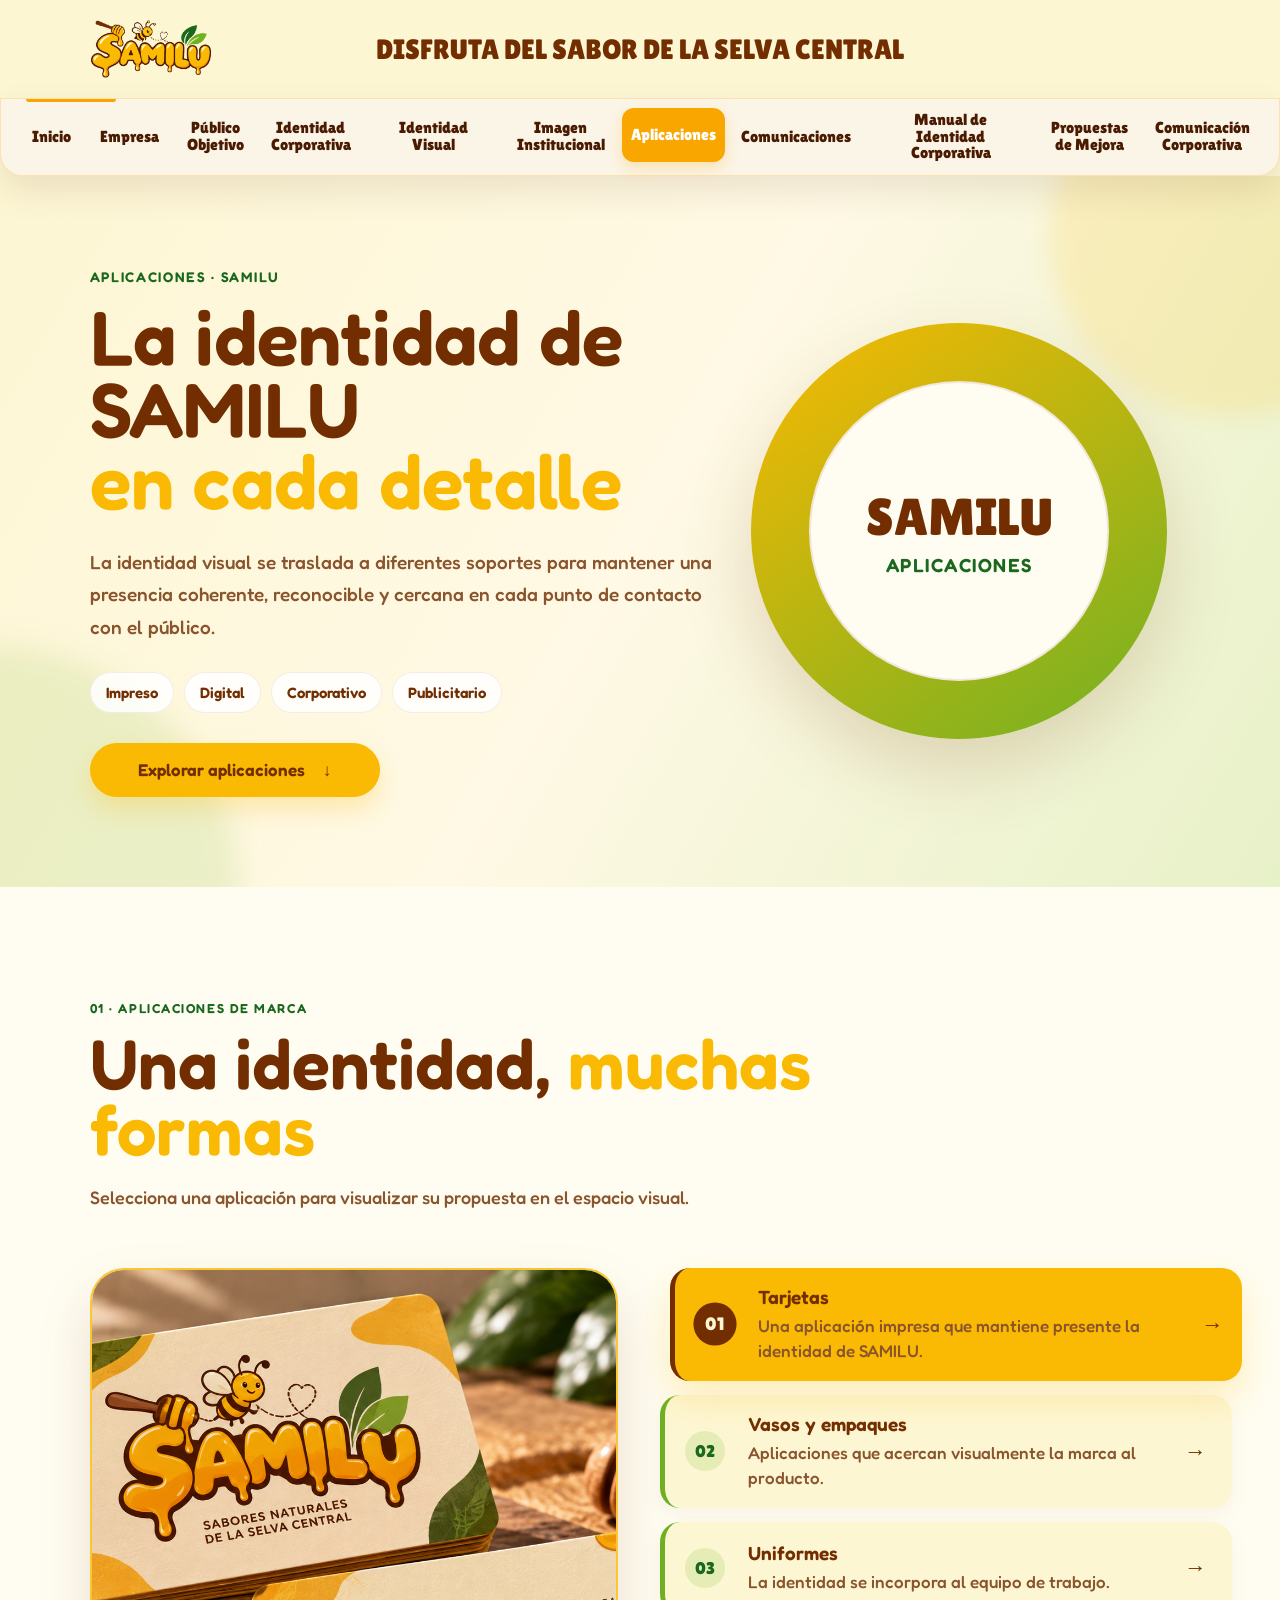
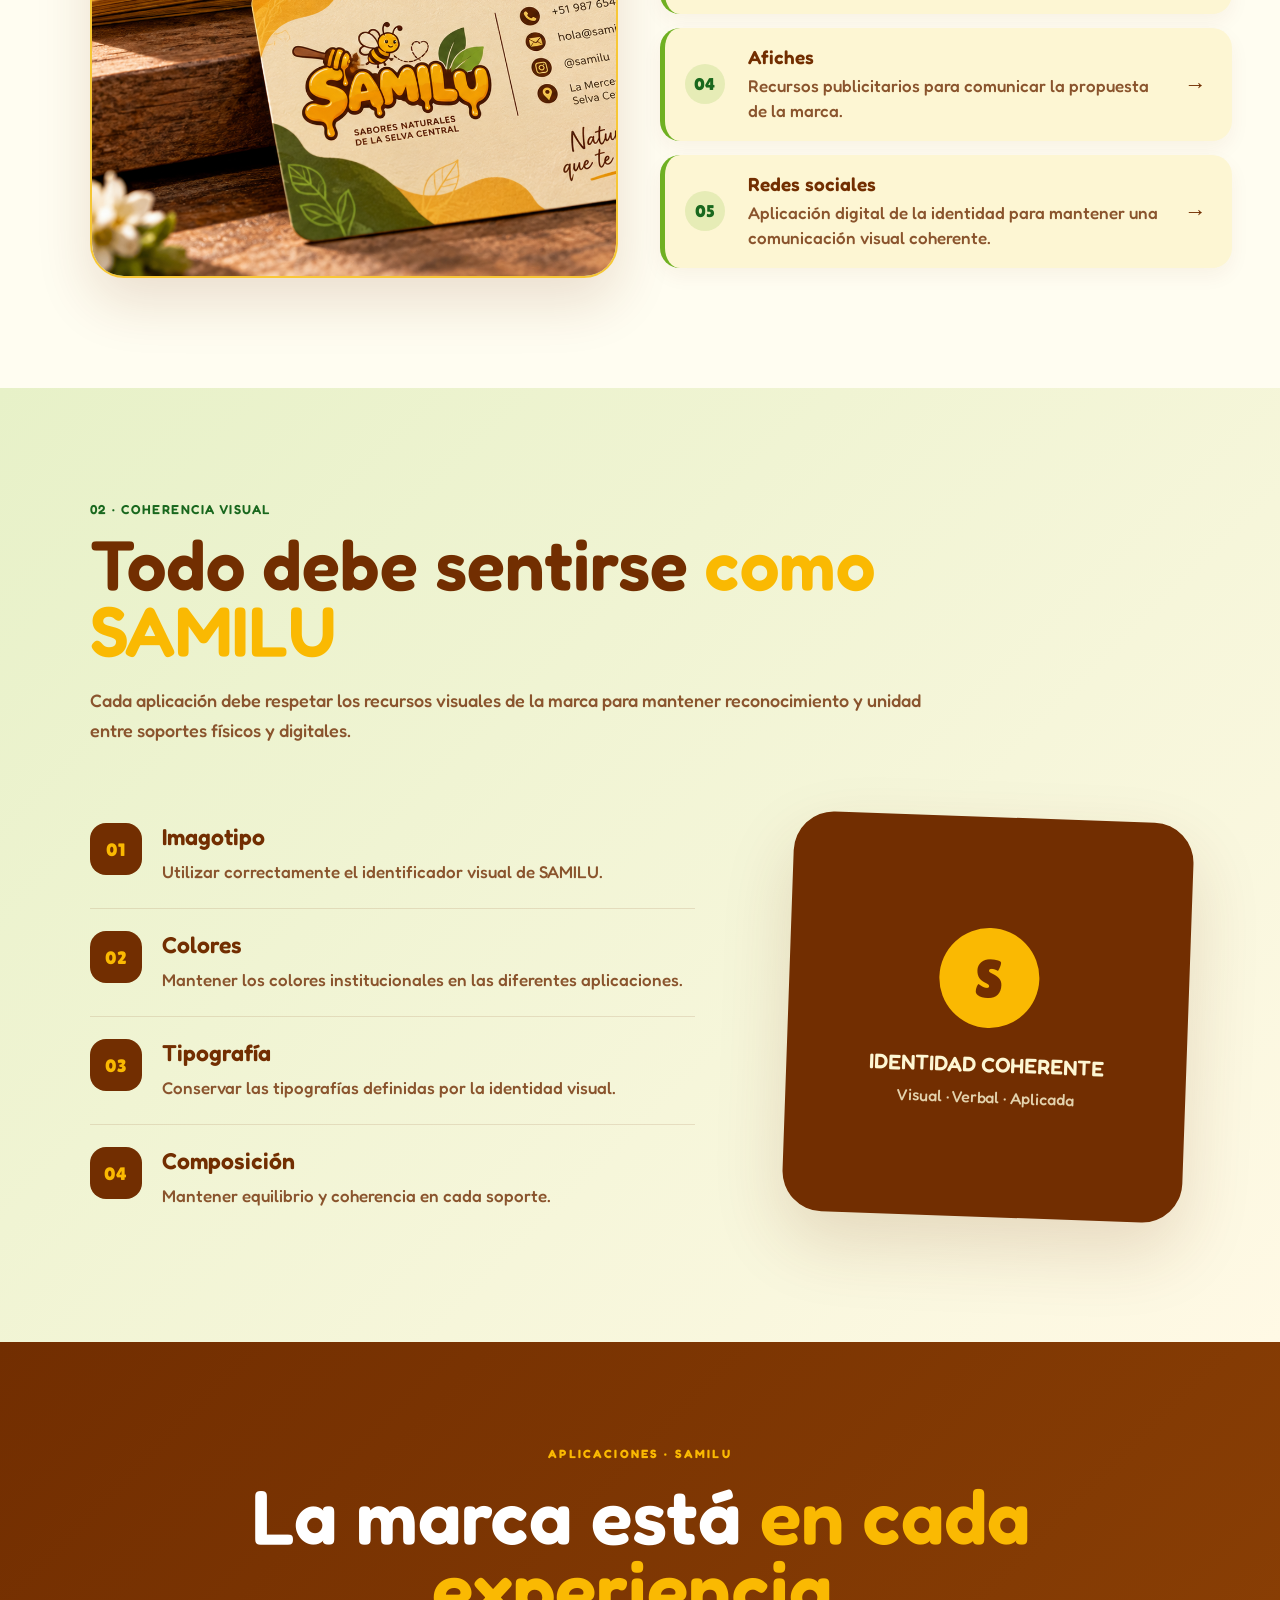
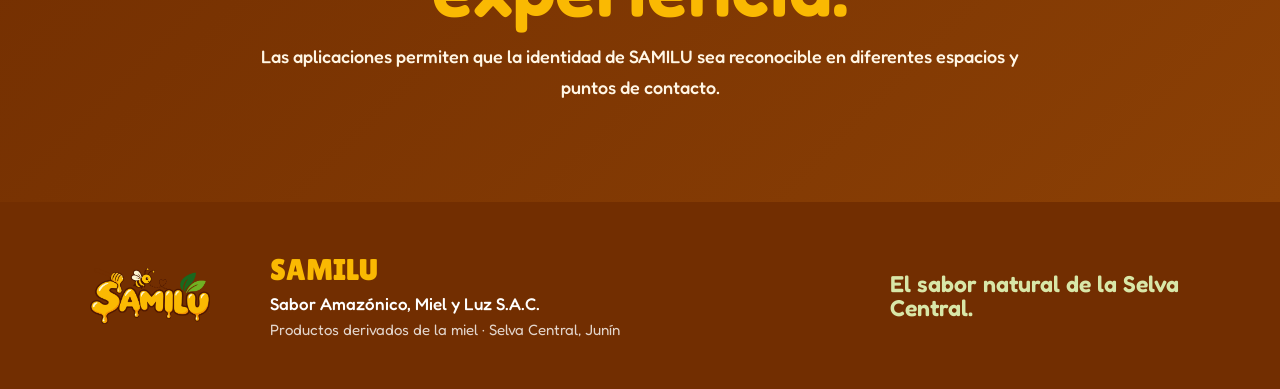
<file: aplicaciones.html>
<!DOCTYPE html>

<html lang="es">


<head>


    <meta charset="UTF-8">


    <meta

        name="viewport"

        content="width=device-width, initial-scale=1.0"

    >


    <title>Aplicaciones | SAMILU</title>


    <!-- ==========================================================

         FUENTES

    =========================================================== -->


    <link rel="preconnect" href="https://fonts.googleapis.com">


    <link

        rel="preconnect"

        href="https://fonts.gstatic.com"

        crossorigin

    >


    <link

        href="https://fonts.googleapis.com/css2?family=Fredoka:wght@400;500;600;700&family=Lilita+One&display=swap"

        rel="stylesheet"

    >


    <!-- ==========================================================

         CSS GENERAL

    =========================================================== -->


    <link

        rel="stylesheet"

        href="estilos.css"

    >


    <!-- ==========================================================

         CSS DE APLICACIONES

    =========================================================== -->


    <link

        rel="stylesheet"

        href="aplicaciones.css"

    >


    <style>


        [id] {

            scroll-margin-top: 115px;

        }


    </style>


</head>


<body data-page="aplicaciones">


    <!-- ==========================================================

         HEADER

    =========================================================== -->


    <header class="site-header">


        <div class="brand-area">


            <div class="brand-logo-wrap">


                <img

                    src="img/logo samilu.png"

                    alt="Logo SAMILU"

                    class="brand-logo"

                >


            </div>


            <div class="brand-copy">


                <h1>

                    DISFRUTA DEL SABOR DE LA SELVA CENTRAL

                </h1>


            </div>


        </div>


    </header>

    <!-- ==========================================================
         BARRA DE NAVEGACIÓN PRINCIPAL SAMILU
         Incluye el nuevo menú Comunicación Corporativa.
    =========================================================== -->
    <nav class="navbar">
        <div class="nav-item" data-page="inicio">
            <a href="index.html" class="nav-link">Inicio</a>
        </div>

        <div class="nav-item dropdown-item" data-page="empresa">
            <a href="empresa.html" class="nav-link">Empresa</a>
            <div class="dropdown-menu">
                <a href="empresa.html#datos">Datos de la empresa</a>
                <a href="empresa.html#descripcion">Descripción de la empresa</a>
                <a href="empresa.html#mision">Misión</a>
                <a href="empresa.html#vision">Visión</a>
                <a href="empresa.html#valores">Valores corporativos</a>
            </div>
        </div>

        <div class="nav-item dropdown-item" data-page="publico">
            <a href="publico-objetivo.html" class="nav-link">Público<br>Objetivo</a>
            <div class="dropdown-menu">
                <a href="publico-objetivo.html#segmento">Segmento objetivo</a>
                <a href="publico-objetivo.html#edad">Edad</a>
                <a href="publico-objetivo.html#ubicacion">Ubicación</a>
                <a href="publico-objetivo.html#necesidades">Necesidades</a>
                <a href="publico-objetivo.html#caracteristicas">Características</a>
            </div>
        </div>

        <div class="nav-item dropdown-item" data-page="corporativa">
            <a href="identidad-corporativa.html" class="nav-link">Identidad<br>Corporativa</a>
            <div class="dropdown-menu">
                <a href="identidad-corporativa.html#imagen-corporativa">¿Qué es la imagen corporativa?</a>
                <a href="identidad-corporativa.html#elementos-identidad">Elementos de identidad</a>
                <a href="identidad-corporativa.html#tipos-identidad">Tipos de identidad</a>
                <a href="identidad-corporativa.html#identidad-cultural">Identidad cultural</a>
                <a href="identidad-corporativa.html#identidad-verbal">Identidad verbal</a>
                <a href="identidad-corporativa.html#identidad-corporativa">Identidad corporativa</a>
            </div>
        </div>

        <div class="nav-item dropdown-item" data-page="visual">
            <a href="identidad-visual.html" class="nav-link">Identidad Visual</a>
            <div class="dropdown-menu">
                <a href="identidad-visual.html#imagotipo">Imagotipo</a>
                <a href="identidad-visual.html#bocetos-proceso">Bocetos y proceso de creación</a>
                <a href="identidad-visual.html#colores-corporativos">Colores corporativos</a>
                <a href="identidad-visual.html#tipografia">Tipografía</a>
                <a href="identidad-visual.html#elementos-graficos">Elementos gráficos</a>
                <a href="identidad-visual.html#uniformes">Uniformes</a>
                <a href="identidad-visual.html#empaques">Empaques</a>
                <a href="identidad-visual.html#letreros">Letreros</a>
                <a href="identidad-visual.html#decoracion">Decoración</a>
            </div>
        </div>

        <div class="nav-item dropdown-item" data-page="imagen">
            <a href="imagen-institucional.html" class="nav-link">Imagen<br>Institucional</a>
            <div class="dropdown-menu">
                <a href="imagen-institucional.html#percepcion-cliente">Percepción del cliente</a>
                <a href="imagen-institucional.html#fortalezas">Fortalezas</a>
                <a href="imagen-institucional.html#aspectos-mejorar">Aspectos por mejorar</a>
                <a href="imagen-institucional.html#dimensiones-imagen">Dimensiones de la imagen</a>
                <a href="imagen-institucional.html#componentes-imagen">Componentes de la imagen</a>
            </div>
        </div>

        <div class="nav-item dropdown-item active" data-page="aplicaciones">
            <a href="aplicaciones.html" class="nav-link" aria-current="page">Aplicaciones</a>
            <div class="dropdown-menu">
                <a href="aplicaciones.html#aplicaciones-interactivas">Galería de aplicaciones</a>
                <a href="aplicaciones.html#aplicaciones-interactivas">Tarjetas</a>
                <a href="aplicaciones.html#aplicaciones-interactivas">Vasos y empaques</a>
                <a href="aplicaciones.html#aplicaciones-interactivas">Uniformes</a>
                <a href="aplicaciones.html#aplicaciones-interactivas">Afiches</a>
                <a href="aplicaciones.html#aplicaciones-interactivas">Redes sociales</a>
                <a href="aplicaciones.html#aplicaciones-interactivas">Sitio web</a>
            </div>
        </div>

        <div class="nav-item dropdown-item" data-page="comunicaciones">
            <a href="comunicaciones.html" class="nav-link">Comunicaciones</a>
            <div class="dropdown-menu">
                <a href="comunicaciones.html#lenguaje-corporativo">Lenguaje corporativo</a>
                <a href="comunicaciones.html#canales-comunicacion">Canales de comunicación</a>
                <a href="comunicaciones.html#mensaje-principal">Mensaje principal</a>
                <a href="comunicaciones.html#eslogan">Eslogan</a>
            </div>
        </div>

     

        <div class="nav-item dropdown-item" data-page="manual">
            <a href="manual-identidad.html" class="nav-link">Manual de<br>Identidad Corporativa</a>
            <div class="dropdown-menu">
                <a href="identidad-visual.html">Identidad visual</a>
                <a href="identidad-corporativa.html#identidad-verbal">Identidad verbal</a>
                <a href="identidad-visual.html#imagotipo">Imagotipo</a>
                <a href="manual-identidad.html#presentacion-Imagotipo">Presentación del imagotipo</a>
                <a href="manual-identidad.html#estructura-composicion">Estructura y composición</a>
                <a href="manual-identidad.html#area-proteccion">Área de protección</a>
                <a href="manual-identidad.html#tipografia">Tipografía</a>
                <a href="manual-identidad.html#colores">Colores</a>
                <a href="manual-identidad.html#positivo-negativo">Positivo y negativo</a>
                <a href="manual-identidad.html#escala-grises">Escala de grises y alto contraste</a>
                <a href="manual-identidad.html#usabilidad">Usabilidad</a>
                <a href="manual-identidad.html#variaciones-tamano">Variaciones mínimas de tamaño</a>
                <a href="manual-identidad.html#fondos-composicion">Fondos y elementos de composición</a>
            </div>
        </div>

        <div class="nav-item dropdown-item" data-page="propuestas">
            <a href="propuestas-mejora.html" class="nav-link">Propuestas<br>de Mejora</a>
            <div class="dropdown-menu">
                <a href="propuestas-mejora.html#estandarizacion">Estandarización de la marca</a>
                <a href="propuestas-mejora.html#material-publicitario">Material publicitario</a>
                <a href="propuestas-mejora.html#colores-tipografias">Colores y tipografías</a>
                <a href="propuestas-mejora.html#redes-sociales">Redes sociales</a>
            </div>
        </div>
         <!-- NUEVO MENÚ DIRECTO: SIN SUBMENÚ -->
        <div class="nav-item" data-page="comunicacion">
            <a href="comunicación corporativa.html" class="nav-link">Comunicación<br>Corporativa</a>
        </div>
    </nav>

<!-- ==========================================================

         CONTENIDO

    =========================================================== -->


    <main>


        <!-- ======================================================

             HERO

        ======================================================= -->


        <section class="applications-hero">


            <div class="applications-hero-content">


                <span class="applications-kicker">

                    APLICACIONES · SAMILU

                </span>


                <h2>

                    La identidad de SAMILU

                    <em>en cada detalle</em>

                </h2>


                <p>

                    La identidad visual se traslada a diferentes

                    soportes para mantener una presencia coherente,

                    reconocible y cercana en cada punto de contacto

                    con el público.

                </p>


                <div class="applications-tags">


                    <span>

                        Impreso

                    </span>


                    <span>

                        Digital

                    </span>


                    <span>

                        Corporativo

                    </span>


                    <span>

                        Publicitario

                    </span>


                </div>


                <a

                    href="#aplicaciones-interactivas"

                    class="applications-button"

                >

                    Explorar aplicaciones

                    <span>↓</span>

                </a>


            </div>


            <div class="applications-hero-visual">


                <div class="hero-circle">


                    <div class="hero-circle-inner">


                        <span>

                            SAMILU

                        </span>


                        <strong>

                            APLICACIONES

                        </strong>


                    </div>


                </div>


            </div>


        </section>


        <!-- ======================================================

             GALERÍA INTERACTIVA

        ======================================================= -->


        <section

            id="aplicaciones-interactivas"

            class="applications-section"

        >


            <div class="applications-heading">


                <span>

                    01 · APLICACIONES DE MARCA

                </span>


                <h2>

                    Una identidad,

                    <em>muchas formas</em>

                </h2>


                <p>

                    Selecciona una aplicación para visualizar

                    su propuesta en el espacio visual.

                </p>


            </div>


            <div class="applications-showcase">


                <!-- ==================================================

                     VISOR ÚNICO

                =================================================== -->


                <div class="application-viewer">


                    <div

                        id="applicationImageViewer"

                        class="application-image-viewer"

                    >


                        <div class="application-placeholder">


                            <div class="viewer-icon">

                                ✦

                            </div>


                            <strong>

                                SELECCIONA UNA APLICACIÓN

                            </strong>


                            <span>

                                Haz clic en una de las opciones

                                para visualizar su imagen.

                            </span>


                        </div>


                    </div>


                </div>


                <!-- ==================================================

                     OPCIONES

                =================================================== -->


                <div class="application-options">


                    <!-- TARJETAS -->


                    <button

                        type="button"

                        class="application-option"

                        data-image="img/tarje.png"

                        data-title="Tarjetas"

                    >


                        <span class="application-number">

                            01

                        </span>


                        <span class="application-option-text">


                            <strong>

                                Tarjetas

                            </strong>


                            <span>

                                Una aplicación impresa que

                                mantiene presente la identidad

                                de SAMILU.

                            </span>


                        </span>


                        <span class="application-arrow">

                            →

                        </span>


                    </button>


                    <!-- VASOS Y EMPAQUES -->


                    <button

                        type="button"

                        class="application-option"

                        data-image="img/empaques1.png"

                        data-title="Vasos y empaques"

                    >


                        <span class="application-number">

                            02

                        </span>


                        <span class="application-option-text">


                            <strong>

                                Vasos y empaques

                            </strong>


                            <span>

                                Aplicaciones que acercan

                                visualmente la marca al

                                producto.

                            </span>


                        </span>


                        <span class="application-arrow">

                            →

                        </span>


                    </button>


                    <!-- UNIFORMES -->


                    <button

                        type="button"

                        class="application-option"

                        data-image="img/uniformes.png"

                        data-title="Uniformes"

                    >


                        <span class="application-number">

                            03

                        </span>


                        <span class="application-option-text">


                            <strong>

                                Uniformes

                            </strong>


                            <span>

                                La identidad se incorpora

                                al equipo de trabajo.

                            </span>


                        </span>


                        <span class="application-arrow">

                            →

                        </span>


                    </button>


                    <!-- AFICHES -->


                    <button

                        type="button"

                        class="application-option"

                        data-image="img/afi.png"

                        data-title="Afiches"

                    >


                        <span class="application-number">

                            04

                        </span>


                        <span class="application-option-text">


                            <strong>

                                Afiches

                            </strong>


                            <span>

                                Recursos publicitarios para

                                comunicar la propuesta de la marca.

                            </span>


                        </span>


                        <span class="application-arrow">

                            →

                        </span>


                    </button>


                    <!-- REDES SOCIALES -->


                    <button

                        type="button"

                        class="application-option"

                        data-image="img/red.png"

                        data-title="Redes sociales"

                    >


                        <span class="application-number">

                            05

                        </span>


                        <span class="application-option-text">


                            <strong>

                                Redes sociales

                            </strong>


                            <span>

                                Aplicación digital de la identidad

                                para mantener una comunicación

                                visual coherente.

                            </span>


                        </span>


                        <span class="application-arrow">

                            →

                        </span>


                    </button>


                </div>


            </div>


        </section>


        <!-- ======================================================

             PRINCIPIOS DE APLICACIÓN

        ======================================================= -->


        <section class="application-principles">


            <div class="principles-heading">


                <span>

                    02 · COHERENCIA VISUAL

                </span>


                <h2>

                    Todo debe sentirse

                    <em>como SAMILU</em>

                </h2>


                <p>

                    Cada aplicación debe respetar los recursos

                    visuales de la marca para mantener reconocimiento

                    y unidad entre soportes físicos y digitales.

                </p>


            </div>


            <div class="principles-content">


                <div class="principle-list">


                    <article class="principle-item">


                        <span>

                            01

                        </span>


                        <div>


                            <h3>

                                Imagotipo

                            </h3>


                            <p>

                                Utilizar correctamente el identificador

                                visual de SAMILU.

                            </p>


                        </div>


                    </article>


                    <article class="principle-item">


                        <span>

                            02

                        </span>


                        <div>


                            <h3>

                                Colores

                            </h3>


                            <p>

                                Mantener los colores institucionales

                                en las diferentes aplicaciones.

                            </p>


                        </div>


                    </article>


                    <article class="principle-item">


                        <span>

                            03

                        </span>


                        <div>


                            <h3>

                                Tipografía

                            </h3>


                            <p>

                                Conservar las tipografías definidas

                                por la identidad visual.

                            </p>


                        </div>


                    </article>


                    <article class="principle-item">


                        <span>

                            04

                        </span>


                        <div>


                            <h3>

                                Composición

                            </h3>


                            <p>

                                Mantener equilibrio y coherencia

                                en cada soporte.

                            </p>


                        </div>


                    </article>


                </div>


                <div class="principles-visual">


                    <div class="principles-frame">


                        <div class="principles-symbol">


                            <span>

                                S

                            </span>


                        </div>


                        <strong>

                            IDENTIDAD COHERENTE

                        </strong>


                        <small>

                            Visual · Verbal · Aplicada

                        </small>


                    </div>


                </div>


            </div>


        </section>


        <!-- ======================================================

             CIERRE

        ======================================================= -->


        <section class="applications-closing">


            <span>

                APLICACIONES · SAMILU

            </span>


            <h2>

                La marca está

                <em>en cada experiencia.</em>

            </h2>


            <p>

                Las aplicaciones permiten que la identidad

                de SAMILU sea reconocible en diferentes

                espacios y puntos de contacto.

            </p>


        </section>


    </main>


    <!-- ==========================================================

         FOOTER

    =========================================================== -->


    <footer class="site-footer">


        <div class="footer-logo">


            <img

                src="img/logo samilu.png"

                alt="SAMILU"

            >


        </div>


        <div class="footer-info">


            <h3>

                SAMILU

            </h3>


            <p>

                Sabor Amazónico, Miel y Luz S.A.C.

            </p>


            <span>

                Productos derivados de la miel · Selva Central, Junín

            </span>


        </div>


        <div class="footer-quote">


            El sabor natural de la Selva Central.


        </div>


    </footer>


    <!-- ==========================================================

         BOTÓN ARRIBA

    =========================================================== -->


    <button

        id="backTop"

        class="back-top"

        aria-label="Volver arriba"

    >

        ↑

    </button>


    <!-- ==========================================================

         JAVASCRIPT

    =========================================================== -->


    <script src="aplicaciones.js"></script>


</body>


</html>
</file>
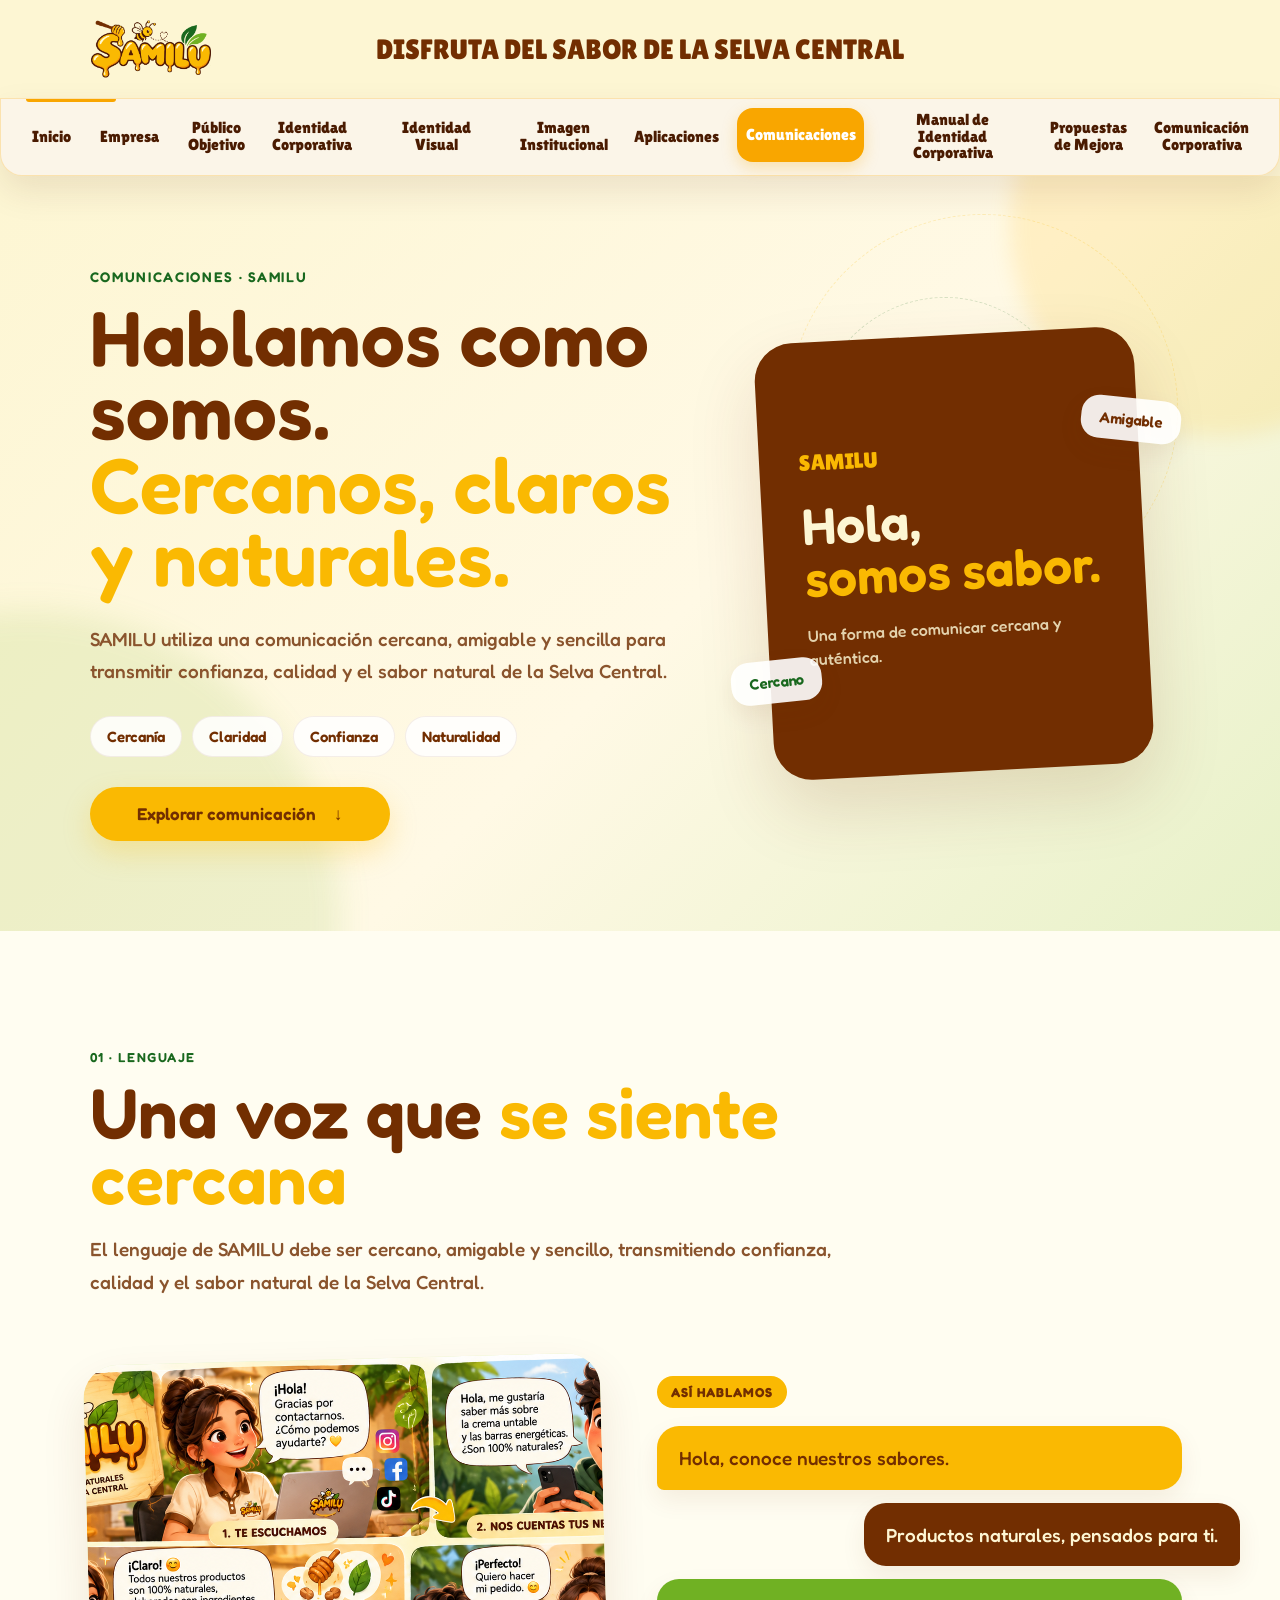
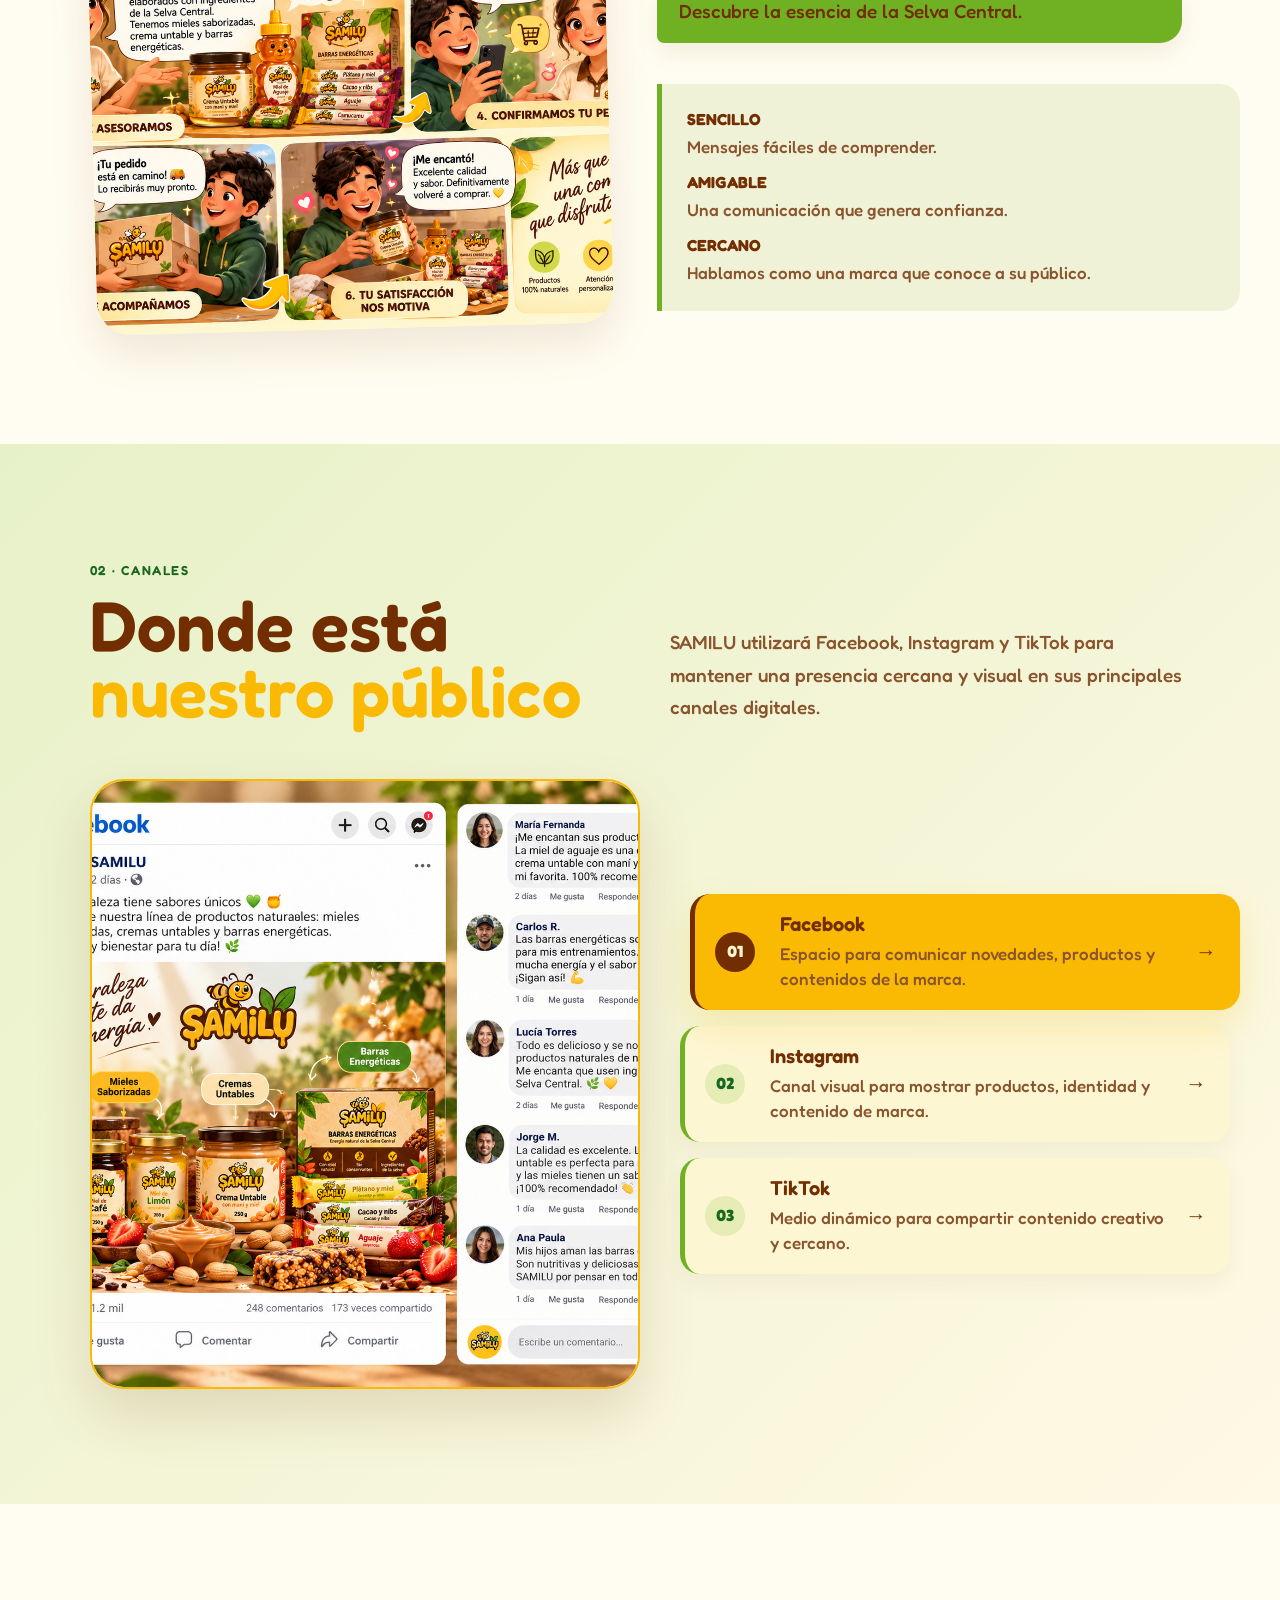
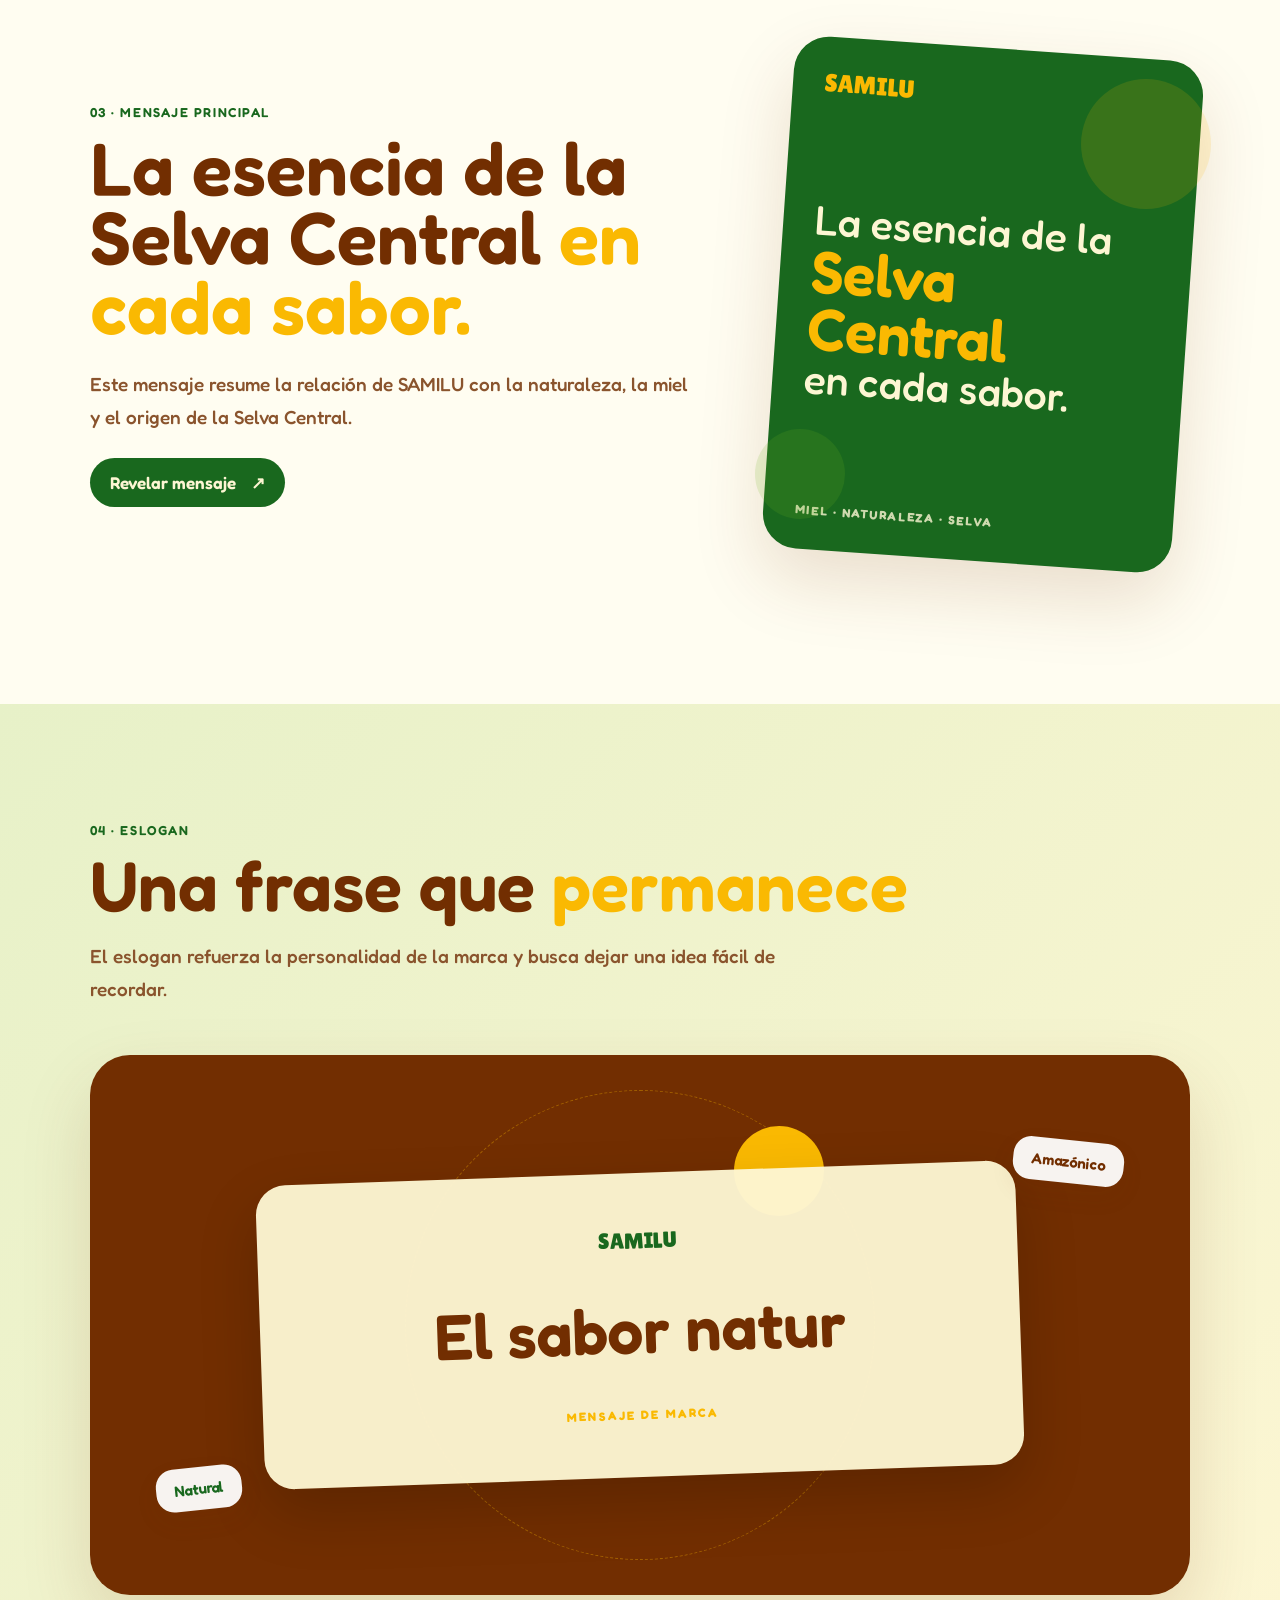
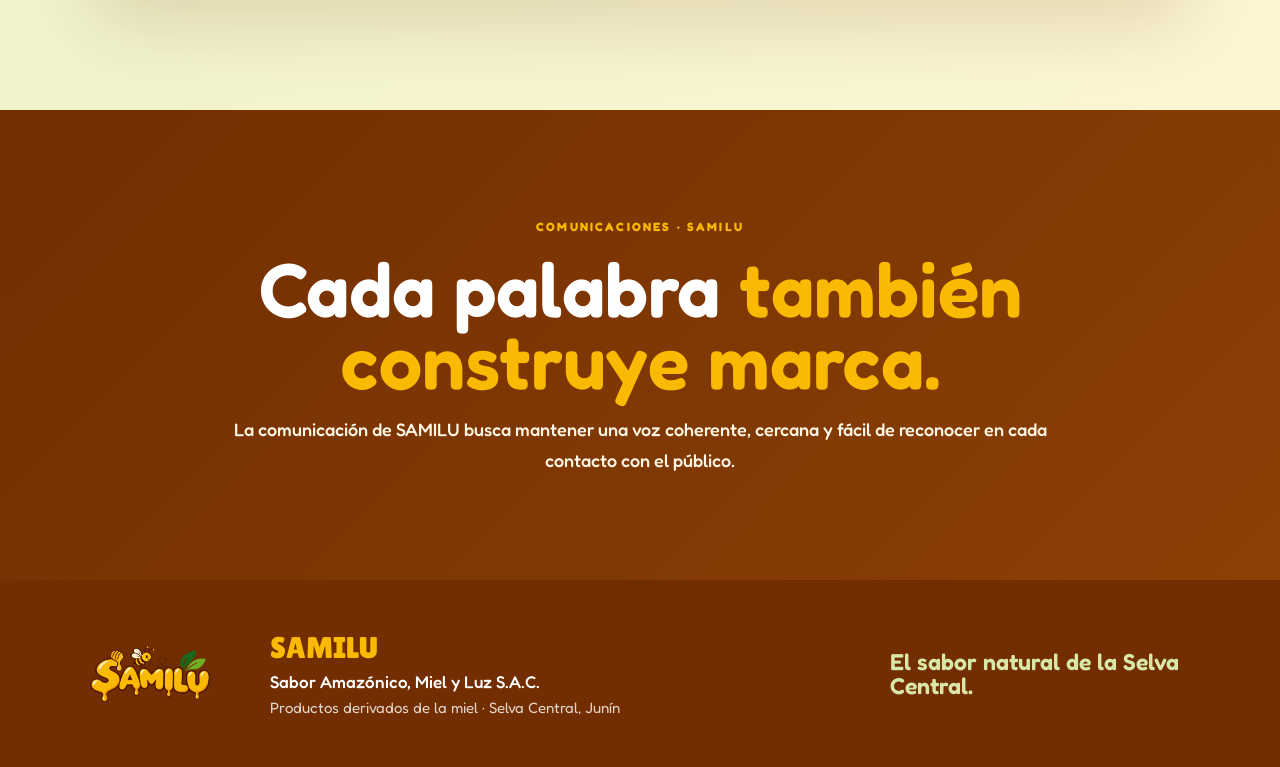
<file: comunicaciones.html>
<!DOCTYPE html>
<html lang="es">

<head>

    <meta charset="UTF-8">

    <meta
        name="viewport"
        content="width=device-width, initial-scale=1.0"
    >

    <title>Comunicaciones | SAMILU</title>


    <!-- ==========================================================
         FUENTES
    =========================================================== -->

    <link rel="preconnect" href="https://fonts.googleapis.com">

    <link
        rel="preconnect"
        href="https://fonts.gstatic.com"
        crossorigin
    >

    <link
        href="https://fonts.googleapis.com/css2?family=Fredoka:wght@400;500;600;700&family=Lilita+One&display=swap"
        rel="stylesheet"
    >


    <!-- ==========================================================
         CSS GENERAL
    =========================================================== -->

    <link
        rel="stylesheet"
        href="estilos.css"
    >


    <!-- ==========================================================
         CSS DE COMUNICACIONES
    =========================================================== -->

    <link
        rel="stylesheet"
        href="comunicaciones.css"
    >

</head>


<body data-page="comunicaciones">


    <!-- ==========================================================
         HEADER
    =========================================================== -->

    <header class="site-header">

        <div class="brand-area">

            <div class="brand-logo-wrap">

                <img
                    src="img/logo samilu.png"
                    alt="Logo SAMILU"
                    class="brand-logo"
                >

            </div>


            <div class="brand-copy">

                <h1>
                    DISFRUTA DEL SABOR DE LA SELVA CENTRAL
                </h1>

            </div>

        </div>

    </header>



    <nav class="navbar">

    <!-- INICIO -->
    <div class="nav-item" data-page="inicio">
        <a href="index.html" class="nav-link">Inicio</a>
    </div>

    <!-- EMPRESA -->
    <div class="nav-item dropdown-item" data-page="empresa">
        <a href="empresa.html" class="nav-link">Empresa</a>

        <div class="dropdown-menu">
            <a href="empresa.html#datos">Datos de la empresa</a>
            <a href="empresa.html#descripcion">Descripción de la empresa</a>
            <a href="empresa.html#mision">Misión</a>
            <a href="empresa.html#vision">Visión</a>
            <a href="empresa.html#valores">Valores corporativos</a>
        </div>
    </div>

    <!-- PÚBLICO OBJETIVO -->
    <div class="nav-item dropdown-item" data-page="publico">
        <a href="publico-objetivo.html" class="nav-link">
            Público<br>Objetivo
        </a>

        <div class="dropdown-menu">
            <a href="publico-objetivo.html#segmento">Segmento objetivo</a>
            <a href="publico-objetivo.html#edad">Edad</a>
            <a href="publico-objetivo.html#ubicacion">Ubicación</a>
            <a href="publico-objetivo.html#necesidades">Necesidades</a>
            <a href="publico-objetivo.html#caracteristicas">Características</a>
        </div>
    </div>

    <!-- IDENTIDAD CORPORATIVA -->
    <div class="nav-item dropdown-item" data-page="corporativa">
        <a href="identidad-corporativa.html" class="nav-link">
            Identidad<br>Corporativa
        </a>

        <div class="dropdown-menu">
            <a href="identidad-corporativa.html#imagen-corporativa">¿Qué es la imagen corporativa?</a>
            <a href="identidad-corporativa.html#elementos-identidad">Elementos de identidad</a>
            <a href="identidad-corporativa.html#tipos-identidad">Tipos de identidad</a>
            <a href="identidad-corporativa.html#identidad-cultural">Identidad cultural</a>
            <a href="identidad-corporativa.html#identidad-verbal">Identidad verbal</a>
            <a href="identidad-corporativa.html#identidad-corporativa">Identidad corporativa</a>
        </div>
    </div>

    <!-- IDENTIDAD VISUAL -->
    <div class="nav-item dropdown-item" data-page="visual">
        <a href="identidad-visual.html" class="nav-link">
            Identidad Visual
        </a>

        <div class="dropdown-menu">
            <a href="identidad-visual.html#Imagotipo">Imagotipo</a>
            <a href="identidad-visual.html#bocetos-proceso">Bocetos y proceso de creación</a>
            <a href="identidad-visual.html#colores-corporativos">Colores corporativos</a>
            <a href="identidad-visual.html#tipografia">Tipografía</a>
            <a href="identidad-visual.html#elementos-graficos">Elementos gráficos</a>
            <a href="identidad-visual.html#uniformes">Uniformes</a>
            <a href="identidad-visual.html#empaques">Empaques</a>
            <a href="identidad-visual.html#letreros">Letreros</a>
            <a href="identidad-visual.html#decoracion">Decoración</a>
        </div>
    </div>

    <!-- IMAGEN INSTITUCIONAL -->
    <div class="nav-item dropdown-item" data-page="imagen">
        <a href="imagen-institucional.html" class="nav-link">
            Imagen<br>Institucional
        </a>

        <div class="dropdown-menu">
            <a href="imagen-institucional.html#percepcion-cliente">Percepción del cliente</a>
            <a href="imagen-institucional.html#fortalezas">Fortalezas</a>
            <a href="imagen-institucional.html#aspectos-mejorar">Aspectos por mejorar</a>
            <a href="imagen-institucional.html#dimensiones-imagen">Dimensiones de la imagen</a>
            <a href="imagen-institucional.html#componentes-imagen">Componentes de la imagen</a>
        </div>
    </div>

    <!-- APLICACIONES -->
    <div class="nav-item dropdown-item" data-page="aplicaciones">
        <a href="aplicaciones.html" class="nav-link">Aplicaciones</a>

        <div class="dropdown-menu">
            <a href="aplicaciones.html#tarjetas">Tarjetas</a>
            <a href="aplicaciones.html#vasos-empaques">Vasos y empaques</a>
            <a href="aplicaciones.html#uniformes">Uniformes</a>
            <a href="aplicaciones.html#afiches">Afiches</a>
            <a href="aplicaciones.html#redes-sociales">Redes sociales</a>
            <a href="aplicaciones.html#sitio-web">Sitio Web</a>
        </div>
    </div>

    <!-- COMUNICACIONES -->
    <div class="nav-item dropdown-item active" data-page="comunicaciones">
        <a href="comunicaciones.html" class="nav-link">Comunicaciones</a>

        <div class="dropdown-menu">
            <a href="comunicaciones.html#lenguaje-corporativo">Lenguaje corporativo</a>
            <a href="comunicaciones.html#canales-comunicacion">Canales de comunicación</a>
            <a href="comunicaciones.html#mensaje-principal">Mensaje principal</a>
            <a href="comunicaciones.html#eslogan">Eslogan</a>
        </div>
    </div>

    <!-- MANUAL DE IDENTIDAD -->
    <div class="nav-item dropdown-item" data-page="manual">
        <a href="manual-identidad.html" class="nav-link">
            Manual de Identidad<br>Corporativa
        </a>

        <div class="dropdown-menu">
            <a href="manual-identidad.html#identidad-visual">Identidad visual</a>
            <a href="manual-identidad.html#identidad-verbal">Identidad verbal</a>
            <a href="manual-identidad.html#Imagotipo">Imagotipo</a>
            <a href="manual-identidad.html#estructura-composicion">Estructura y composición</a>
            <a href="manual-identidad.html#area-proteccion">Área de protección</a>
            <a href="manual-identidad.html#tipografia">Tipografía</a>
            <a href="manual-identidad.html#tipografia-principal">Tipografía principal</a>
            <a href="manual-identidad.html#tipografia-secundaria">Tipografía secundaria</a>
            <a href="manual-identidad.html#anatomia-tipografia">Anatomía de la tipografía</a>
            <a href="manual-identidad.html#colores">Colores</a>
            <a href="manual-identidad.html#colores-institucionales">Colores institucionales</a>
            <a href="manual-identidad.html#colores-secundarios">Colores secundarios</a>
            <a href="manual-identidad.html#colores-complementarios">Colores complementarios</a>
            <a href="manual-identidad.html#positivo-negativo">Positivo y negativo</a>
            <a href="manual-identidad.html#escala-grises">Escala de grises y alto contraste</a>
            <a href="manual-identidad.html#usabilidad">Usabilidad</a>
            <a href="manual-identidad.html#variaciones-tamano">Variaciones mínimas de tamaño</a>
            <a href="manual-identidad.html#fondos-composicion">Fondos y elementos de composición</a>
        </div>
    </div>

    <!-- PROPUESTAS DE MEJORA -->
    <div class="nav-item dropdown-item" data-page="propuestas">
        <a href="propuestas-mejora.html" class="nav-link">
            Propuestas<br>de Mejora
        </a>

        <div class="dropdown-menu">
            <a href="propuestas-mejora.html#estandarizacion">Estandarización de la marca</a>
            <a href="propuestas-mejora.html#material-publicitario">Material publicitario</a>
            <a href="propuestas-mejora.html#colores-tipografias">Colores y tipografías</a>
            <a href="propuestas-mejora.html#redes-sociales">Redes sociales</a>
        </div>
    </div>

    <!-- COMUNICACIÓN CORPORATIVA: ÚLTIMO BOTÓN, SIN SUBMENÚ -->
    <div class="nav-item active" data-page="comunicacion">
        <a href="comunicación corporativa.html" class="nav-link">
            Comunicación<br>Corporativa
        </a>
    </div>

</nav>

    


    <!-- ==========================================================
         CONTENIDO
    =========================================================== -->

    <main>


        <!-- ======================================================
             HERO — COMUNICACIONES
        ======================================================= -->

        <section class="communication-hero">


            <div class="hero-orbit orbit-one"></div>
            <div class="hero-orbit orbit-two"></div>


            <div class="communication-hero-content">

                <span class="communication-kicker">
                    COMUNICACIONES · SAMILU
                </span>


                <h2>

                    Hablamos como somos.

                    <em>
                        Cercanos, claros y naturales.
                    </em>

                </h2>


                <p>
                    SAMILU utiliza una comunicación cercana,
                    amigable y sencilla para transmitir confianza,
                    calidad y el sabor natural de la Selva Central.
                </p>


                <div class="communication-keywords">

                    <span>
                        Cercanía
                    </span>

                    <span>
                        Claridad
                    </span>

                    <span>
                        Confianza
                    </span>

                    <span>
                        Naturalidad
                    </span>

                </div>


                <a
                    href="#lenguaje-corporativo"
                    class="communication-hero-button"
                >
                    Explorar comunicación
                    <span>
                        ↓
                    </span>
                </a>

            </div>


            <div class="communication-hero-visual">


                <div class="hero-message-card">

                    <span>
                        SAMILU
                    </span>

                    <strong>
                        Hola,
                        <em>somos sabor.</em>
                    </strong>

                    <small>
                        Una forma de comunicar
                        cercana y auténtica.
                    </small>

                </div>


                <div class="hero-mini-card card-left">
                    Cercano
                </div>


                <div class="hero-mini-card card-right">
                    Amigable
                </div>

            </div>

        </section>



        <!-- ======================================================
             01 · LENGUAJE CORPORATIVO
        ======================================================= -->

        <section
            id="lenguaje-corporativo"
            class="communication-section language-section"
        >


            <div class="language-intro">

                <span class="section-index">
                    01 · LENGUAJE
                </span>


                <h2>
                    Una voz que
                    <em>se siente cercana</em>
                </h2>


                <p>
                    El lenguaje de SAMILU debe ser cercano,
                    amigable y sencillo, transmitiendo confianza,
                    calidad y el sabor natural de la Selva Central.
                </p>

            </div>



            <div class="language-layout">


                <!-- ==================================================
                     IMAGEN
                =================================================== -->

                <div class="language-visual">

                    <div class="image-frame communication-image-frame">

                        <!-- 📌 CAMBIA SOLO ESTA RUTA -->

                        <img
                            src="img/len.png"
                            alt="Lenguaje corporativo de SAMILU"
                        >

                    </div>

                </div>



                <!-- ==================================================
                     CONVERSACIÓN
                =================================================== -->

                <div class="language-conversation">


                    <div class="conversation-label">
                        ASÍ HABLAMOS
                    </div>


                    <div class="chat-message message-one">
                        Hola, conoce nuestros sabores.
                    </div>


                    <div class="chat-message message-two">
                        Productos naturales,
                        pensados para ti.
                    </div>


                    <div class="chat-message message-three">
                        Descubre la esencia de la
                        Selva Central.
                    </div>


                    <div class="conversation-note">

                        <strong>
                            SENCILLO
                        </strong>

                        <span>
                            Mensajes fáciles de comprender.
                        </span>


                        <strong>
                            AMIGABLE
                        </strong>

                        <span>
                            Una comunicación que genera confianza.
                        </span>


                        <strong>
                            CERCANO
                        </strong>

                        <span>
                            Hablamos como una marca que conoce
                            a su público.
                        </span>

                    </div>

                </div>

            </div>

        </section>



        <!-- ======================================================
             02 · CANALES DE COMUNICACIÓN
        ======================================================= -->

        <section
            id="canales-comunicacion"
            class="communication-section channels-section"
        >


            <div class="channels-header">

                <div>

                    <span class="section-index">
                        02 · CANALES
                    </span>


                    <h2>
                        Donde está
                        <em>nuestro público</em>
                    </h2>

                </div>


                <p>
                    SAMILU utilizará Facebook, Instagram y TikTok
                    para mantener una presencia cercana y visual
                    en sus principales canales digitales.
                </p>

            </div>



            <div class="channels-showcase">


                <!-- ==================================================
                     VISOR ÚNICO
                =================================================== -->

                <div class="channel-viewer">

                    <div
                        id="channelImageViewer"
                        class="channel-image-viewer"
                    >

                        <div class="channel-placeholder">

                            <span>
                                SELECCIONA UN CANAL
                            </span>

                            <small>
                                Haz clic en Facebook, Instagram
                                o TikTok para ver su propuesta.
                            </small>

                        </div>

                    </div>

                </div>



                <!-- ==================================================
                     OPCIONES
                =================================================== -->

                <div class="channel-options">


                    <!-- FACEBOOK -->

                    <button
                        type="button"
                        class="channel-option"
                        data-image="img/fac.png"
                        data-title="Facebook"
                    >

                        <span class="channel-number">
                            01
                        </span>


                        <div class="channel-option-content">

                            <strong>
                                Facebook
                            </strong>

                            <span>
                                Espacio para comunicar novedades,
                                productos y contenidos de la marca.
                            </span>

                        </div>


                        <span class="channel-arrow">
                            →
                        </span>

                    </button>



                    <!-- INSTAGRAM -->

                    <button
                        type="button"
                        class="channel-option"
                        data-image="img/ins.png"
                        data-title="Instagram"
                    >

                        <span class="channel-number">
                            02
                        </span>


                        <div class="channel-option-content">

                            <strong>
                                Instagram
                            </strong>

                            <span>
                                Canal visual para mostrar productos,
                                identidad y contenido de marca.
                            </span>

                        </div>


                        <span class="channel-arrow">
                            →
                        </span>

                    </button>



                    <!-- TIKTOK -->

                    <button
                        type="button"
                        class="channel-option"
                        data-image="img/tik.png"
                        data-title="TikTok"
                    >

                        <span class="channel-number">
                            03
                        </span>


                        <div class="channel-option-content">

                            <strong>
                                TikTok
                            </strong>

                            <span>
                                Medio dinámico para compartir
                                contenido creativo y cercano.
                            </span>

                        </div>


                        <span class="channel-arrow">
                            →
                        </span>

                    </button>


                </div>

            </div>

        </section>



        <!-- ======================================================
             03 · MENSAJE PRINCIPAL
        ======================================================= -->

        <section
            id="mensaje-principal"
            class="communication-section main-message-section"
        >


            <div class="message-grid">


                <div class="message-copy">


                    <span class="section-index">
                        03 · MENSAJE PRINCIPAL
                    </span>


                    <h2>
                        La esencia de la Selva Central
                        <em>en cada sabor.</em>
                    </h2>


                    <p>
                        Este mensaje resume la relación de SAMILU
                        con la naturaleza, la miel y el origen
                        de la Selva Central.
                    </p>


                    <button
                        type="button"
                        id="replayMessage"
                        class="message-button"
                    >
                        Revelar mensaje
                        <span>
                            ↗
                        </span>
                    </button>


                </div>



                <div class="message-visual">


                    <div class="message-poster">


                        <div class="poster-top">
                            SAMILU
                        </div>


                        <div
                            class="poster-message"
                            id="posterMessage"
                        >
                            <span>
                                La esencia de la
                            </span>

                            <strong>
                                Selva Central
                            </strong>

                            <span>
                                en cada sabor.
                            </span>
                        </div>


                        <div class="poster-bottom">
                            MIEL · NATURALEZA · SELVA
                        </div>


                    </div>


                    <div class="poster-accent accent-one"></div>
                    <div class="poster-accent accent-two"></div>

                </div>

            </div>

        </section>



        <!-- ======================================================
             04 · ESLOGAN
        ======================================================= -->

        <section
            id="eslogan"
            class="communication-section slogan-section"
        >


            <div class="slogan-top">


                <span class="section-index">
                    04 · ESLOGAN
                </span>


                <h2>
                    Una frase que
                    <em>permanece</em>
                </h2>


                <p>
                    El eslogan refuerza la personalidad de la marca
                    y busca dejar una idea fácil de recordar.
                </p>

            </div>



            <div class="slogan-stage">


                <div class="slogan-orbit"></div>


                <div class="slogan-card">


                    <span>
                        SAMILU
                    </span>


                    <div
                        class="typed-slogan"
                        id="typedSlogan"
                    >
                        El sabor natural de la Selva Central.
                    </div>


                    <small>
                        MENSAJE DE MARCA
                    </small>

                </div>


                <div class="slogan-side-note note-left">
                    Natural
                </div>


                <div class="slogan-side-note note-right">
                    Amazónico
                </div>

            </div>

        </section>



        <!-- ======================================================
             CIERRE
        ======================================================= -->

        <section class="communication-closing">

            <span>
                COMUNICACIONES · SAMILU
            </span>


            <h2>
                Cada palabra
                <em>también construye marca.</em>
            </h2>


            <p>
                La comunicación de SAMILU busca mantener una voz
                coherente, cercana y fácil de reconocer en cada
                contacto con el público.
            </p>

        </section>


    </main>



    <!-- ==========================================================
         FOOTER
    =========================================================== -->

    <footer class="site-footer">

        <div class="footer-logo">

            <img
                src="img/logo samilu.png"
                alt="SAMILU"
            >

        </div>


        <div class="footer-info">

            <h3>
                SAMILU
            </h3>


            <p>
                Sabor Amazónico, Miel y Luz S.A.C.
            </p>


            <span>
                Productos derivados de la miel · Selva Central, Junín
            </span>

        </div>


        <div class="footer-quote">
            El sabor natural de la Selva Central.
        </div>

    </footer>



    <!-- ==========================================================
         BOTÓN ARRIBA
    =========================================================== -->

    <button
        id="backTop"
        class="back-top"
        aria-label="Volver arriba"
    >
        ↑
    </button>



    <!-- ==========================================================
         JAVASCRIPT
    =========================================================== -->

    <script src="comunicaciones.js"></script>

</body>

</html>
</file>
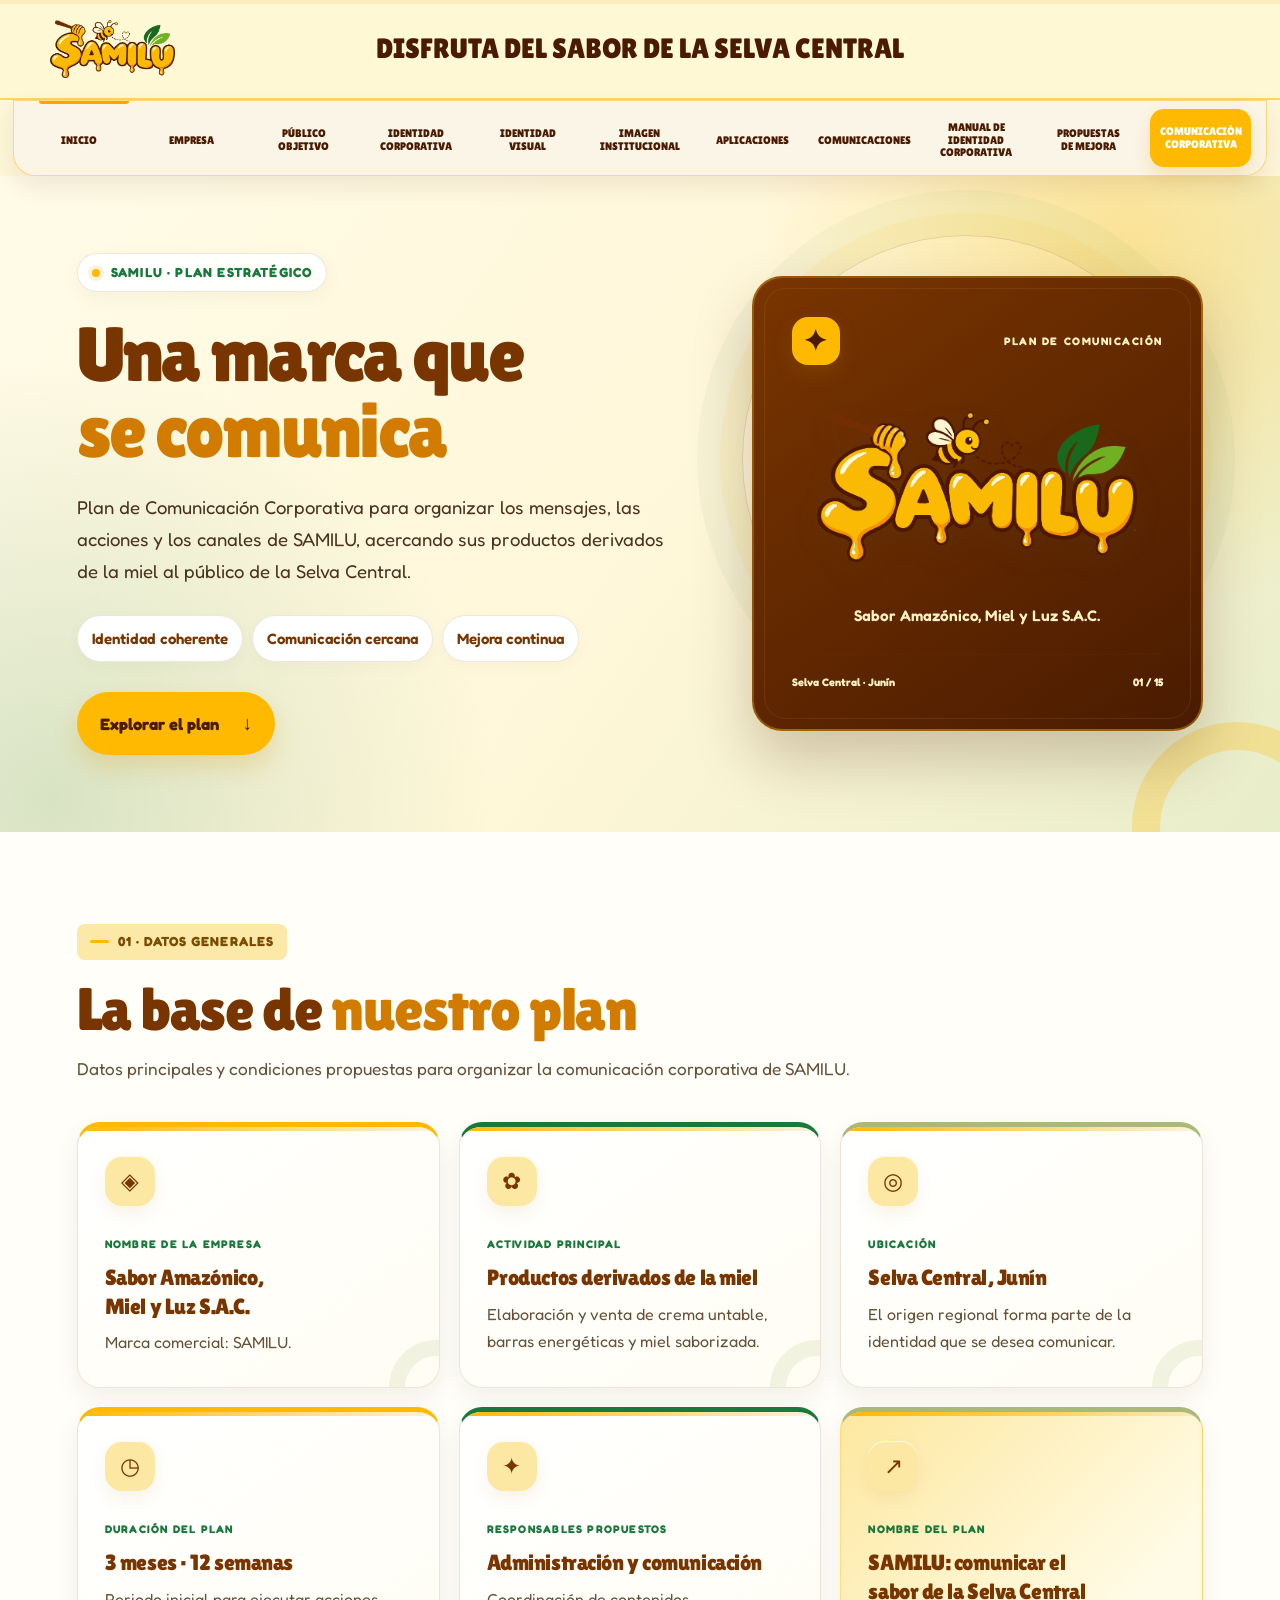
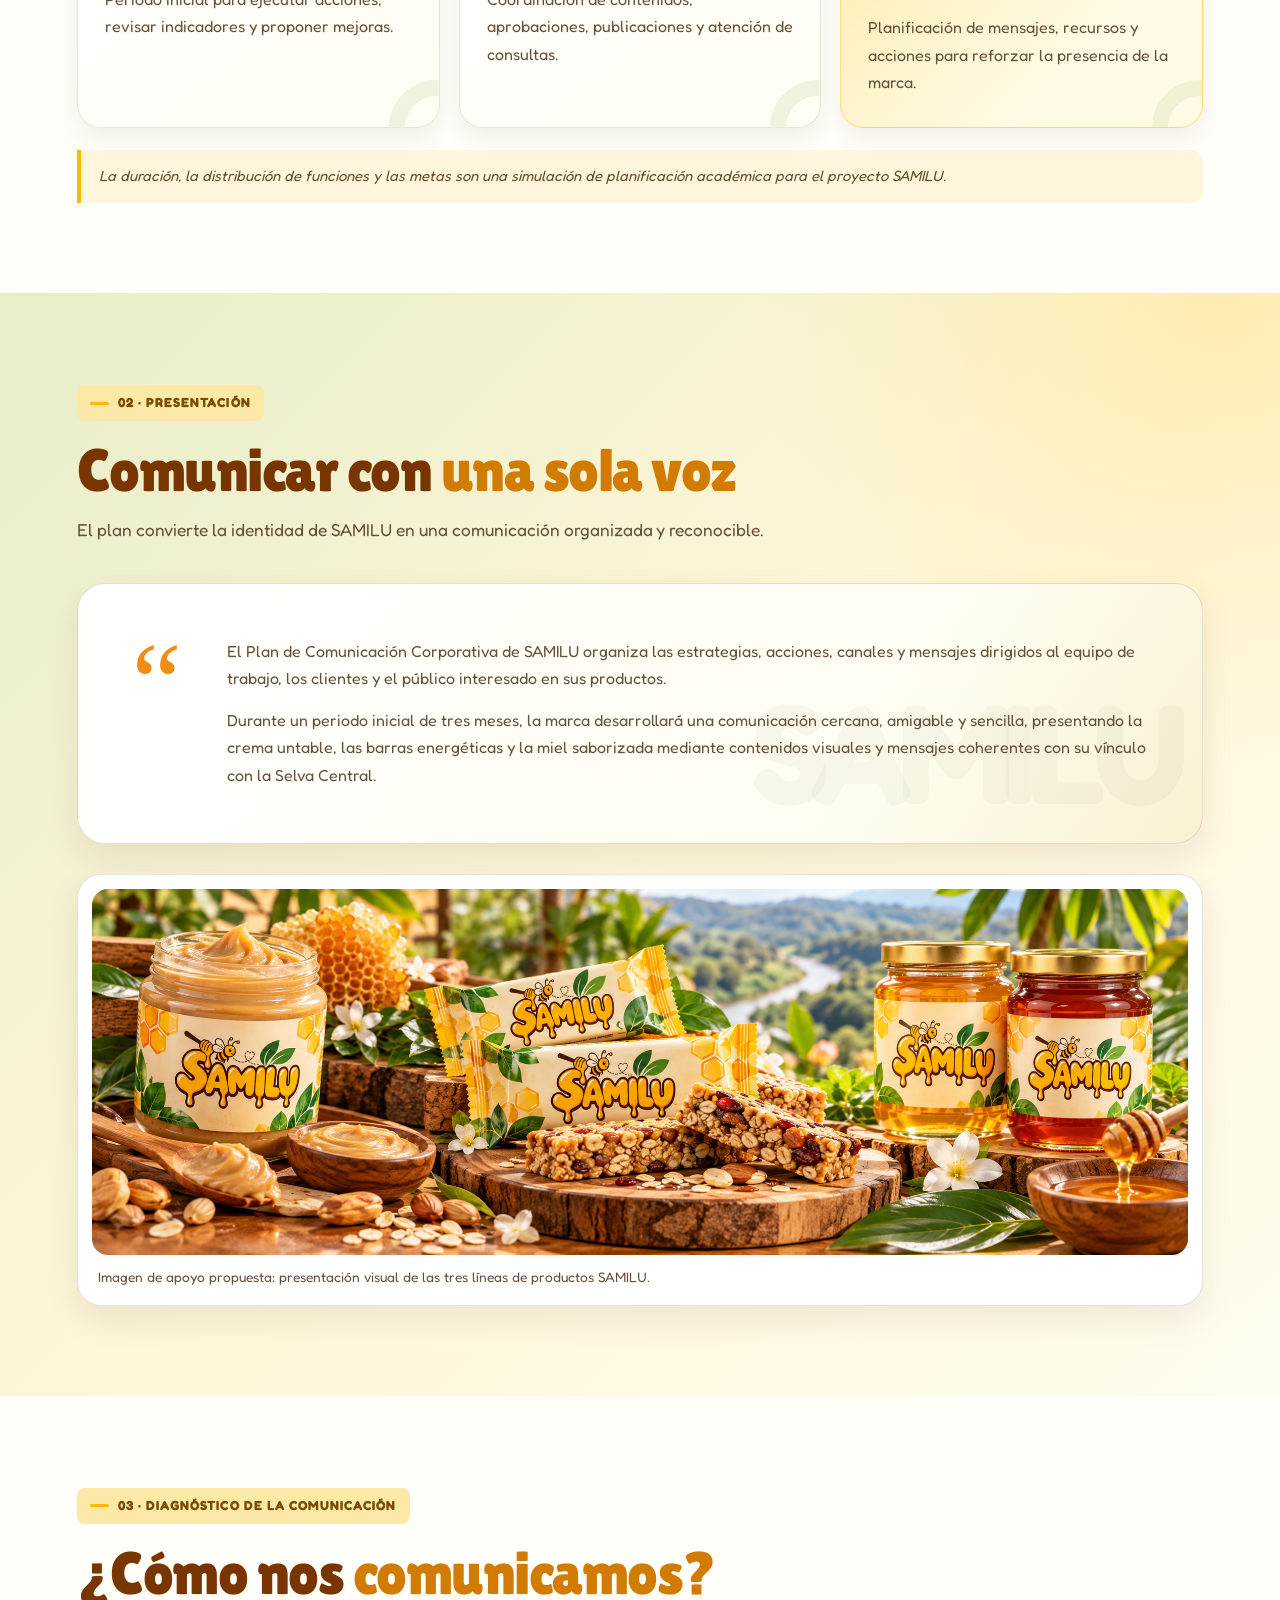
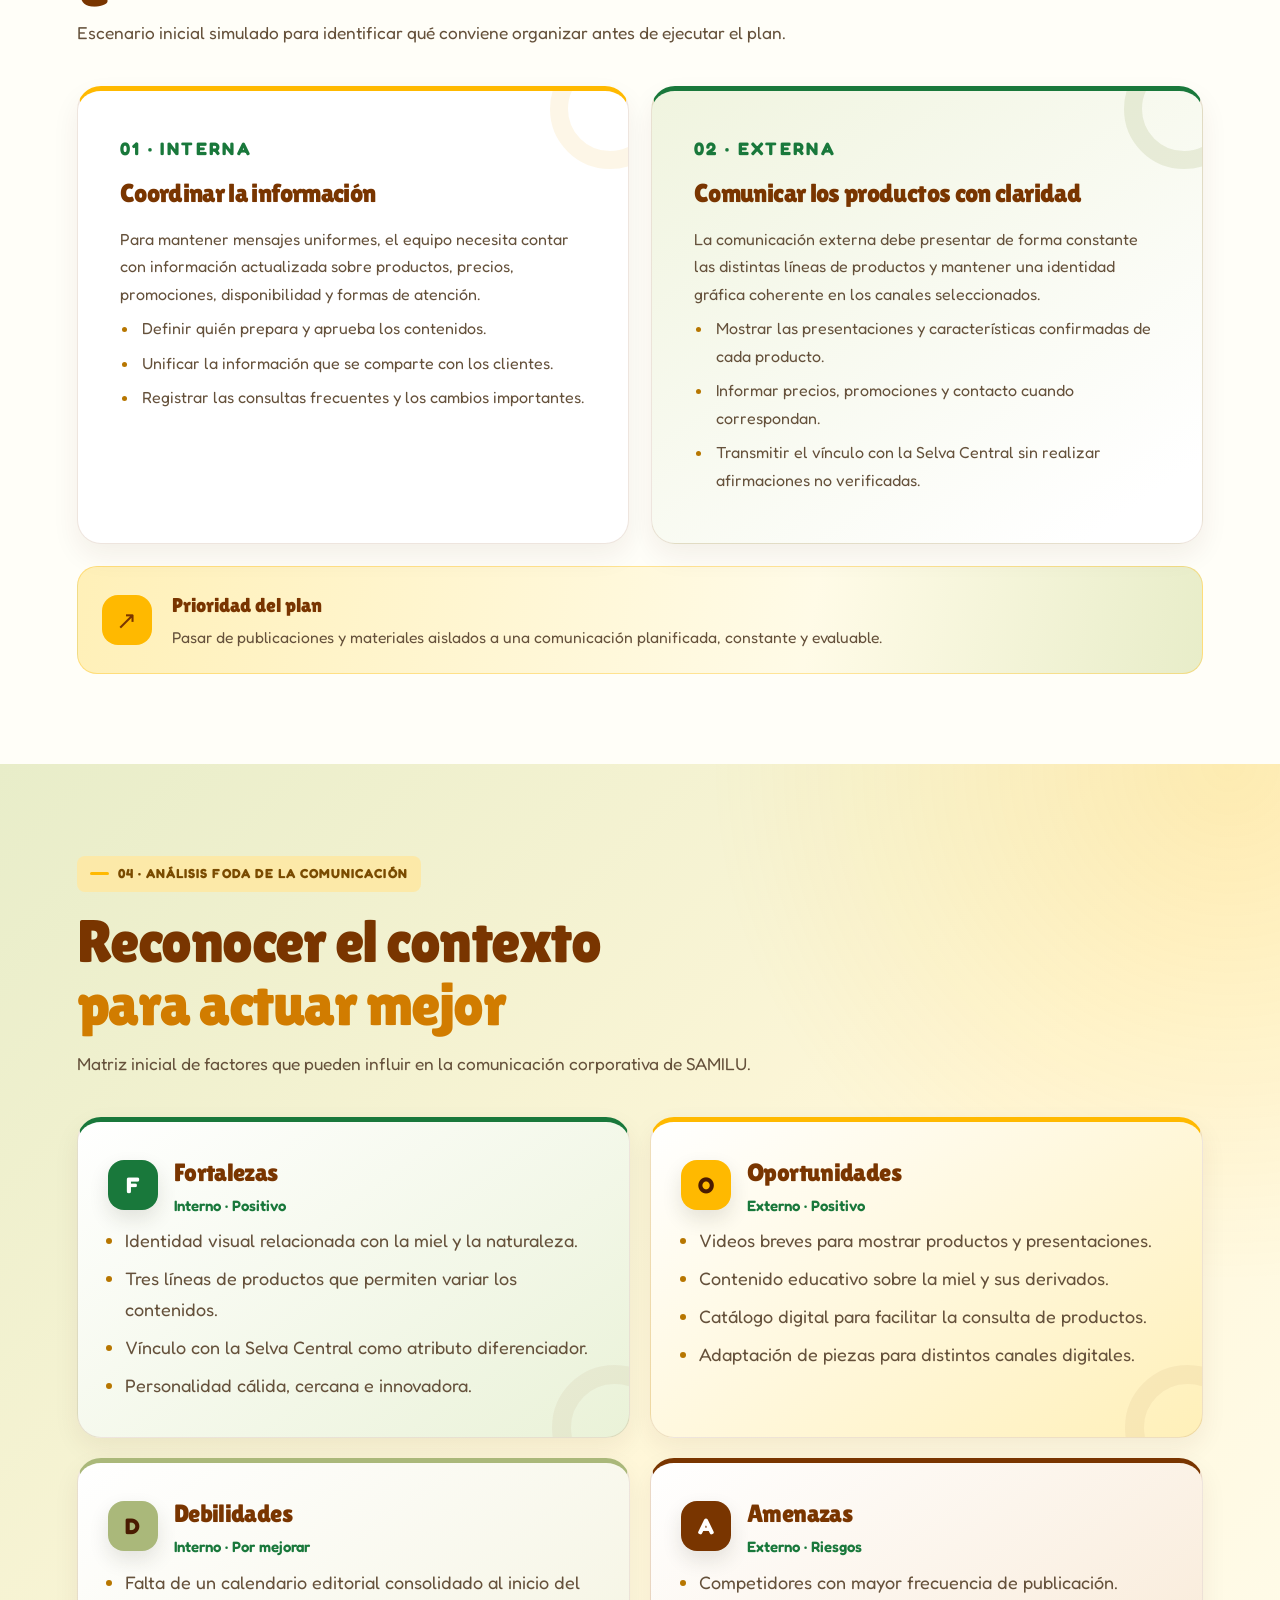
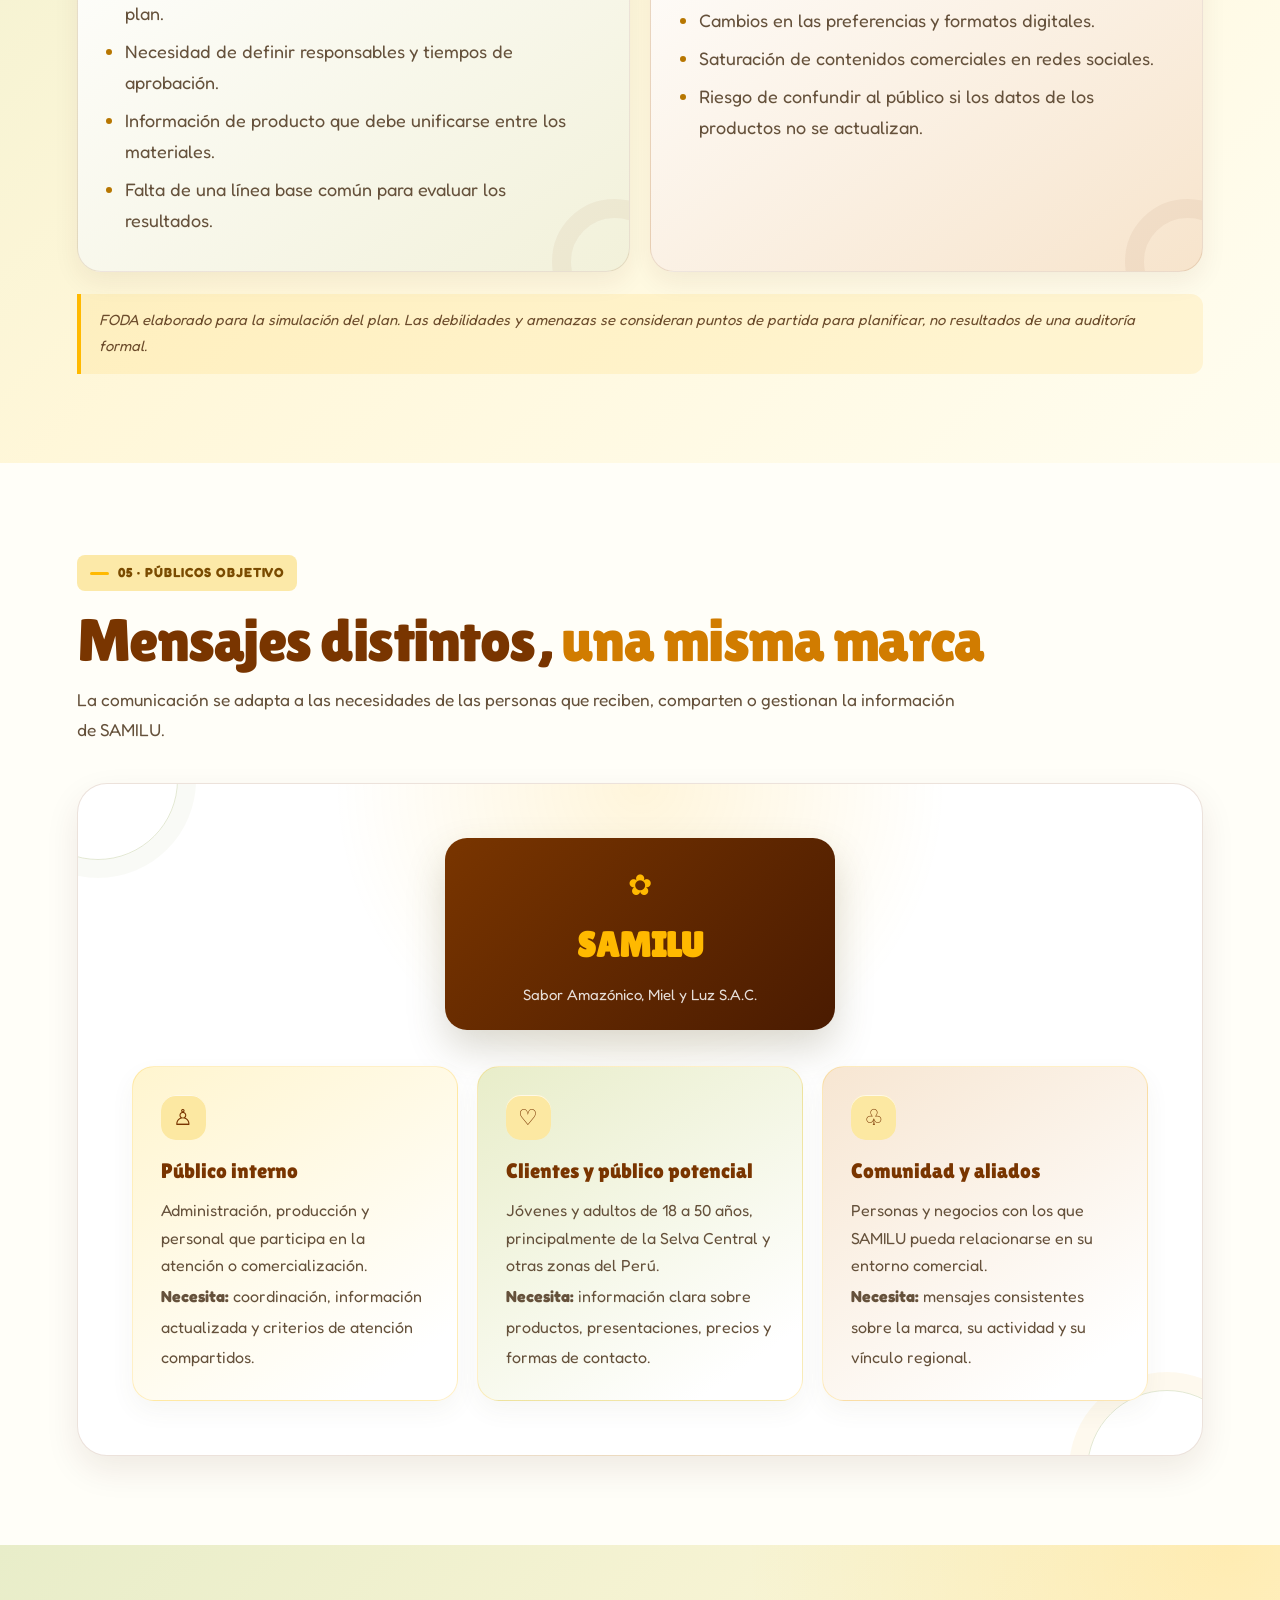
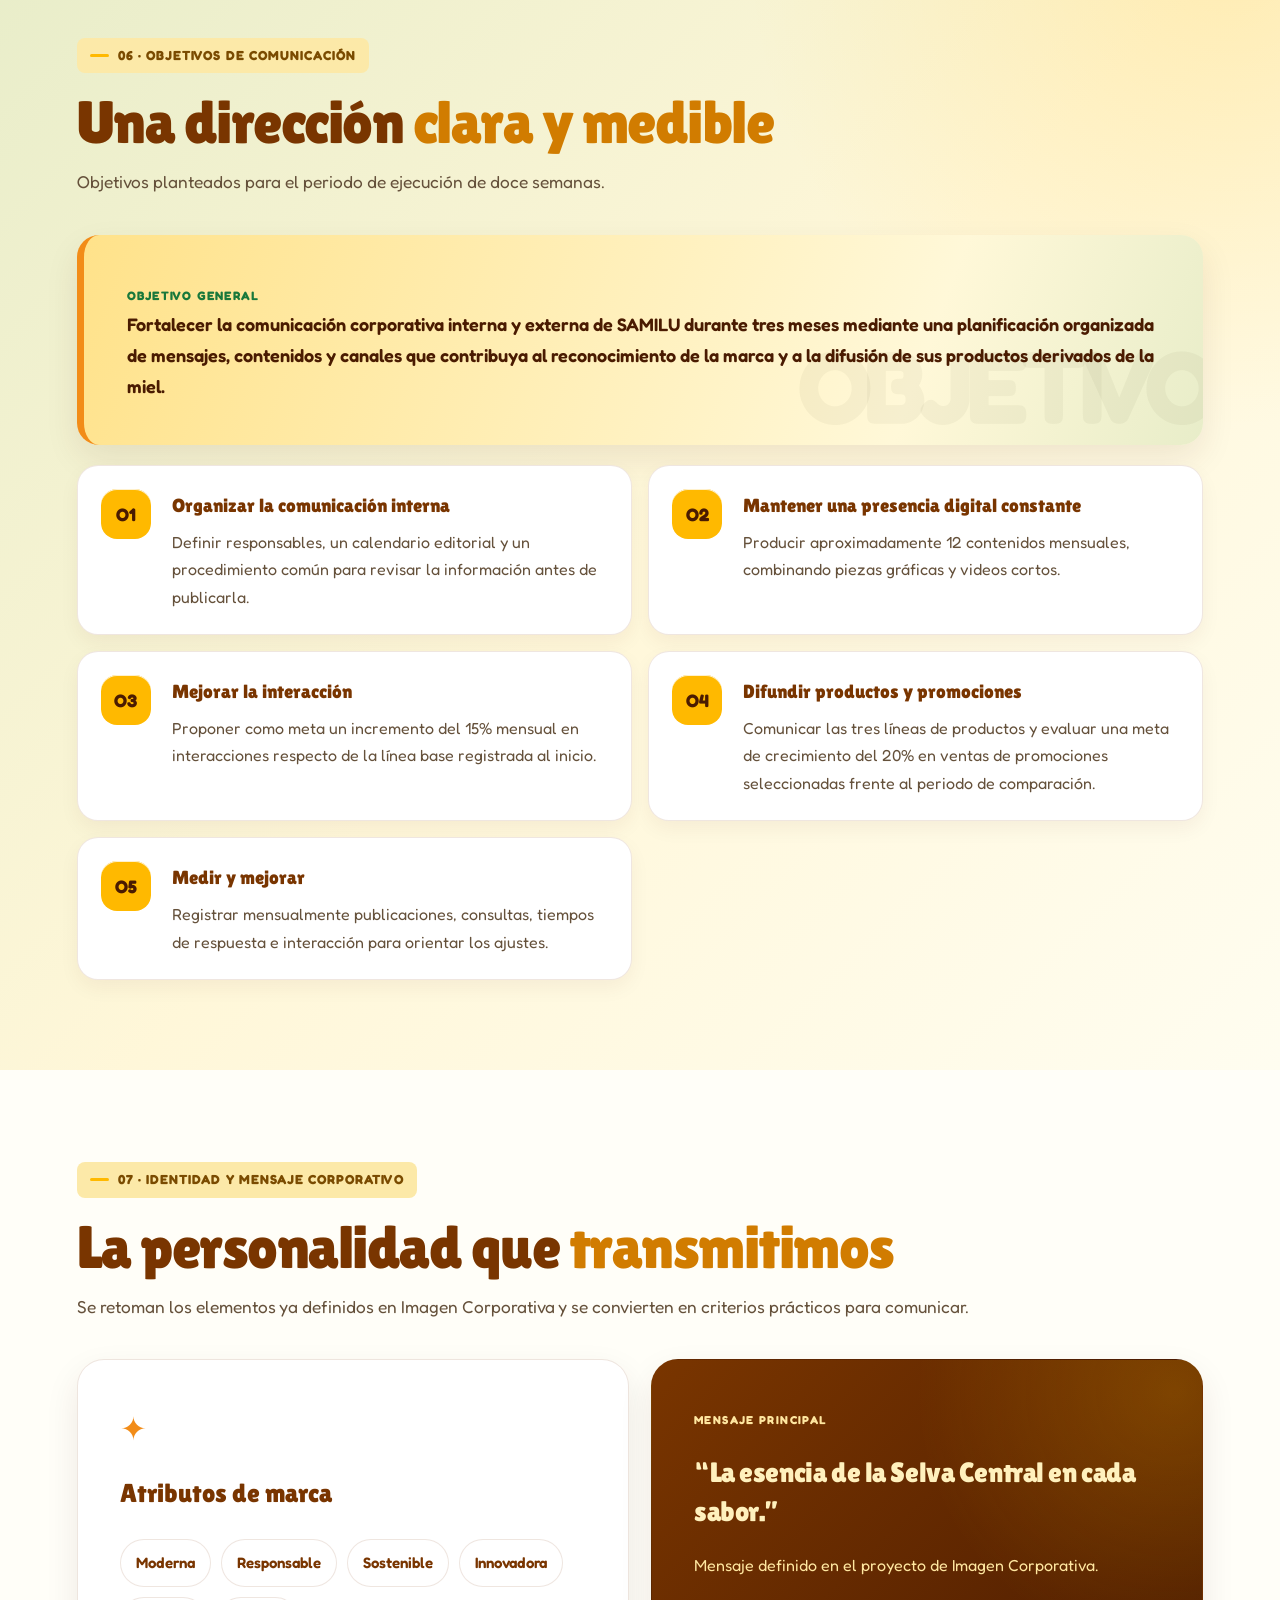
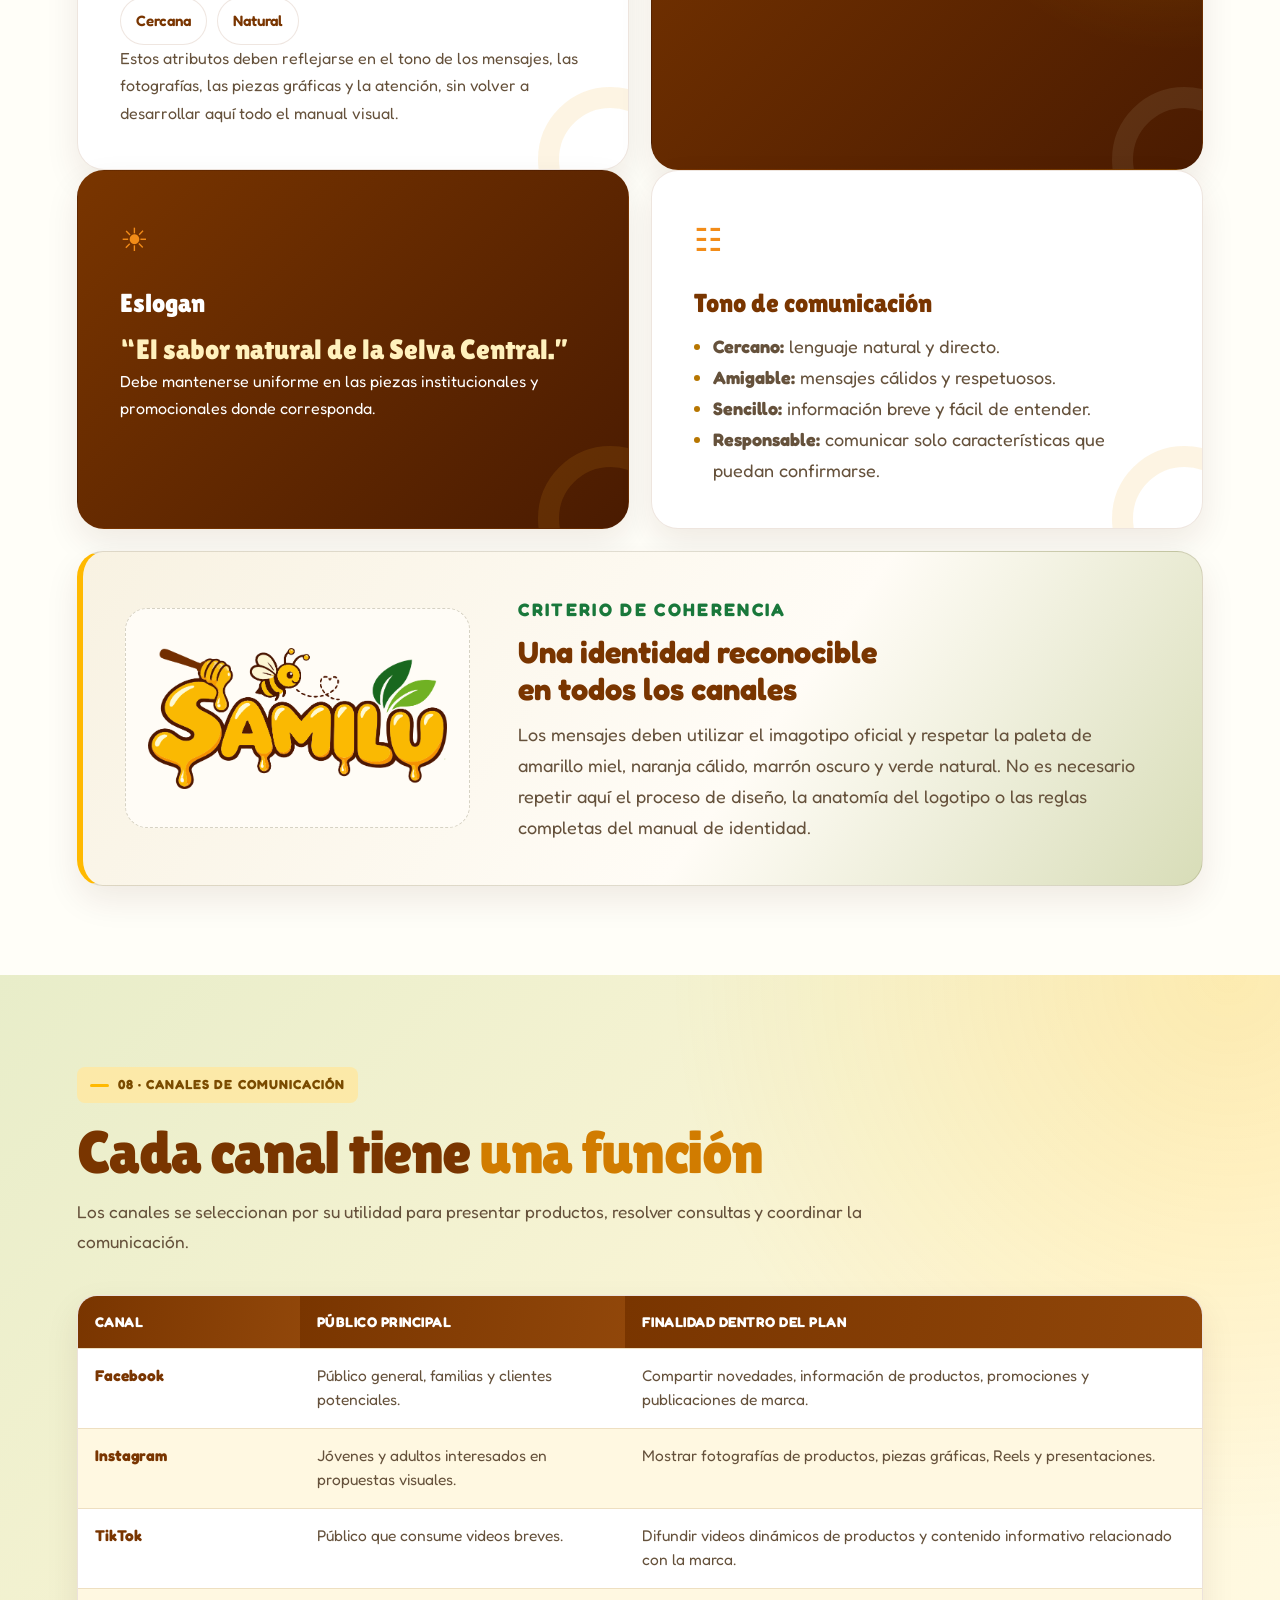
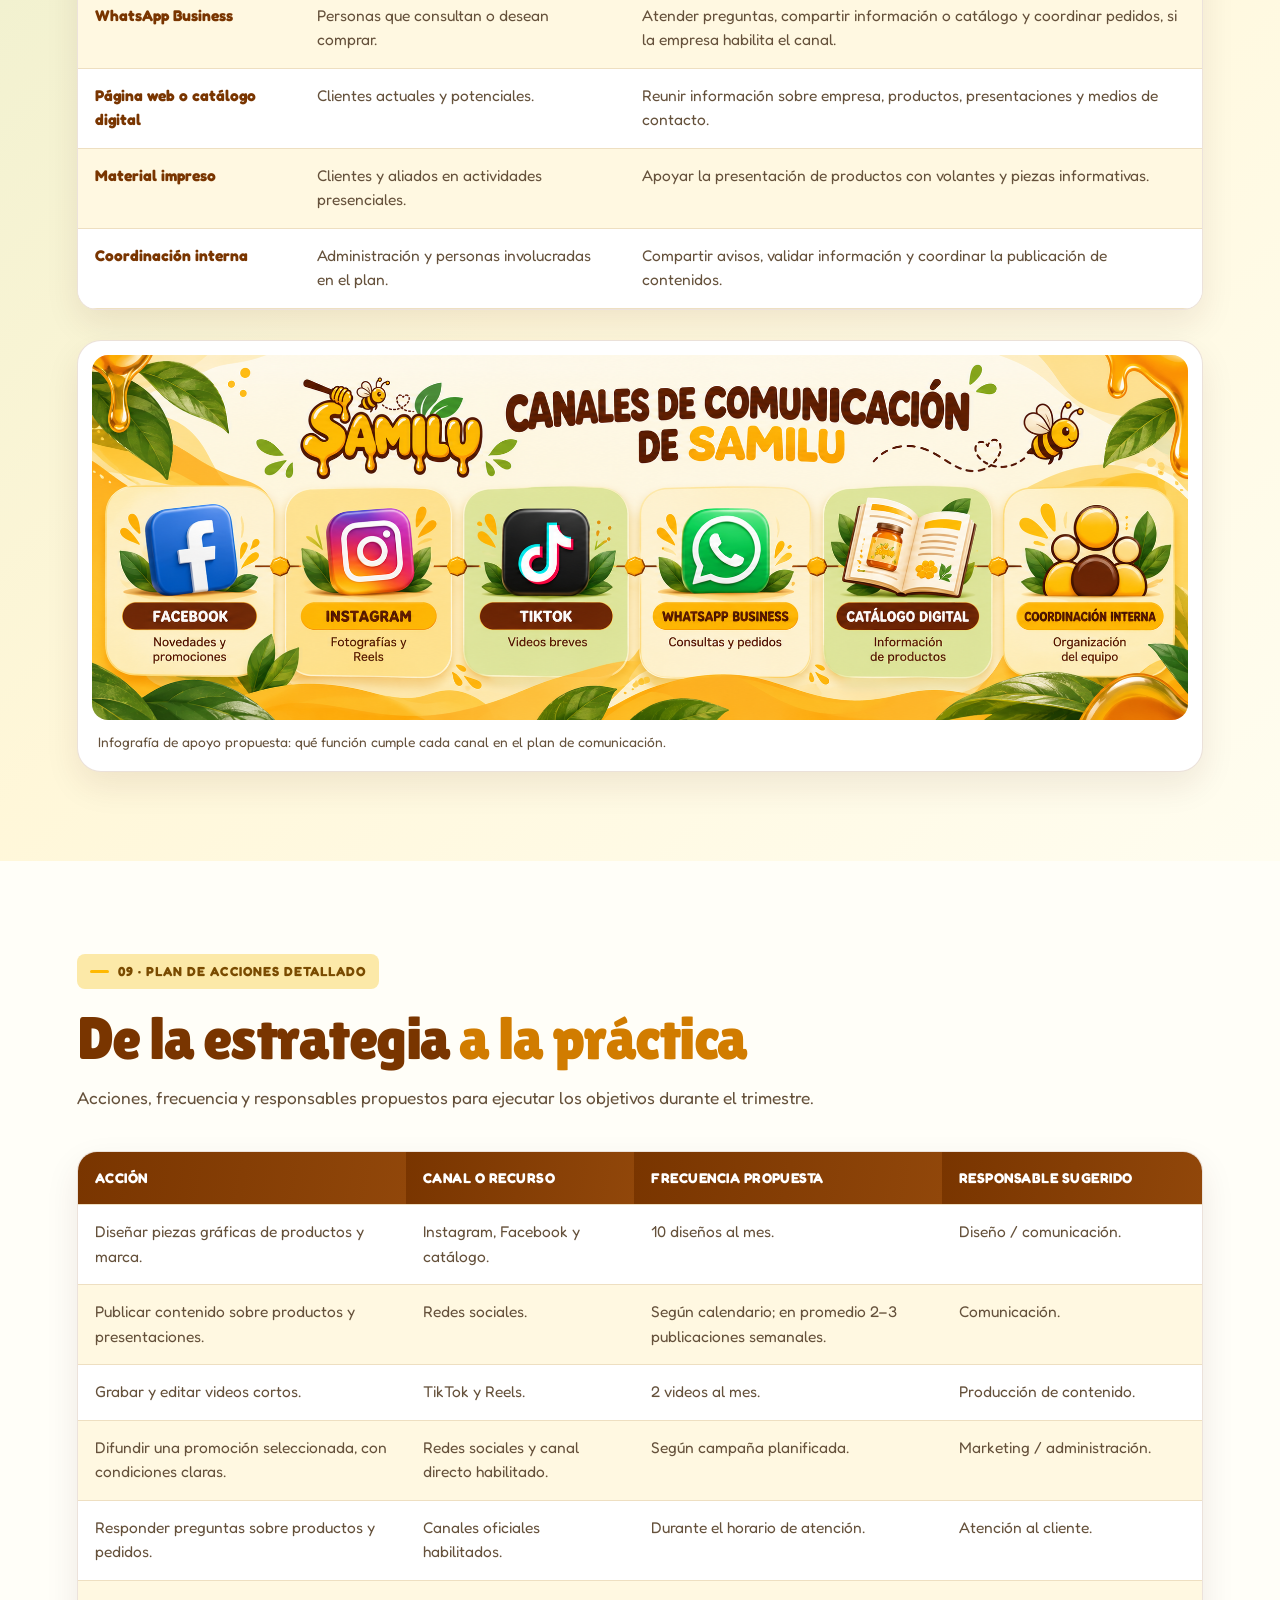
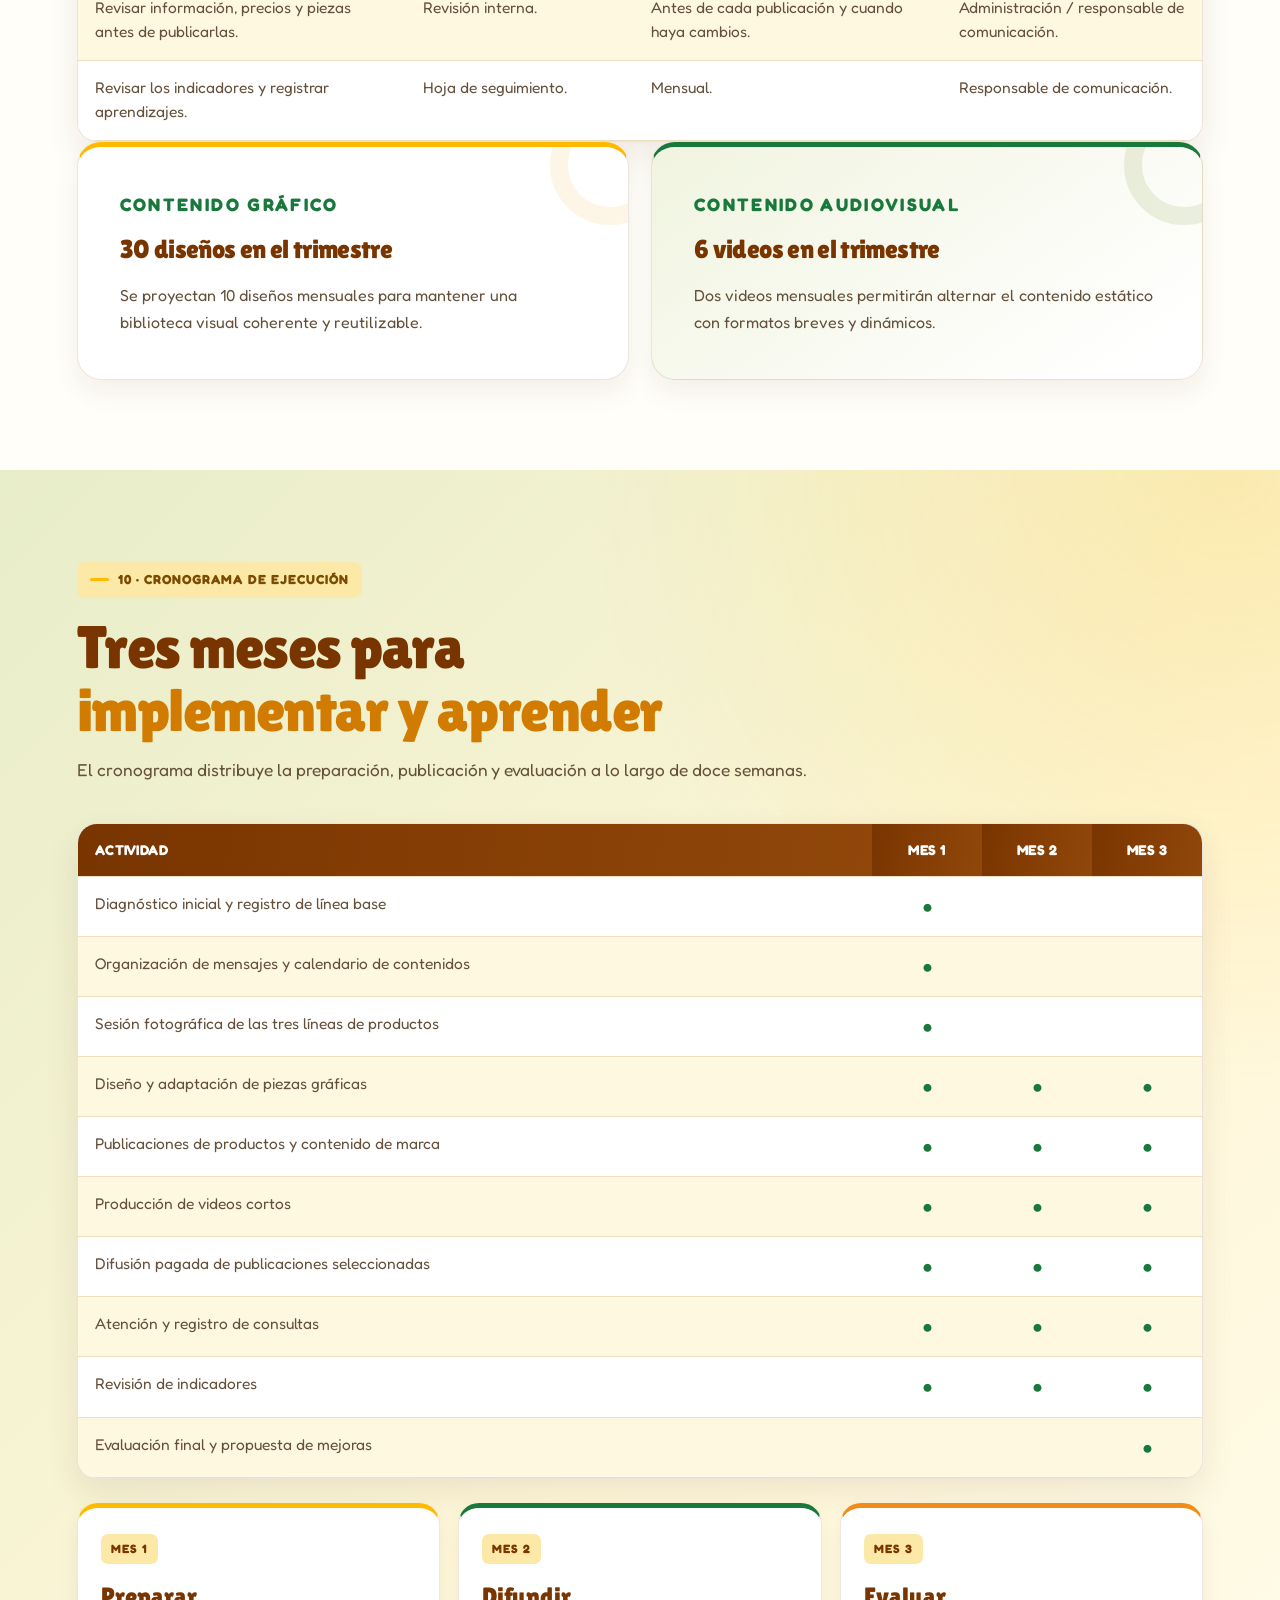
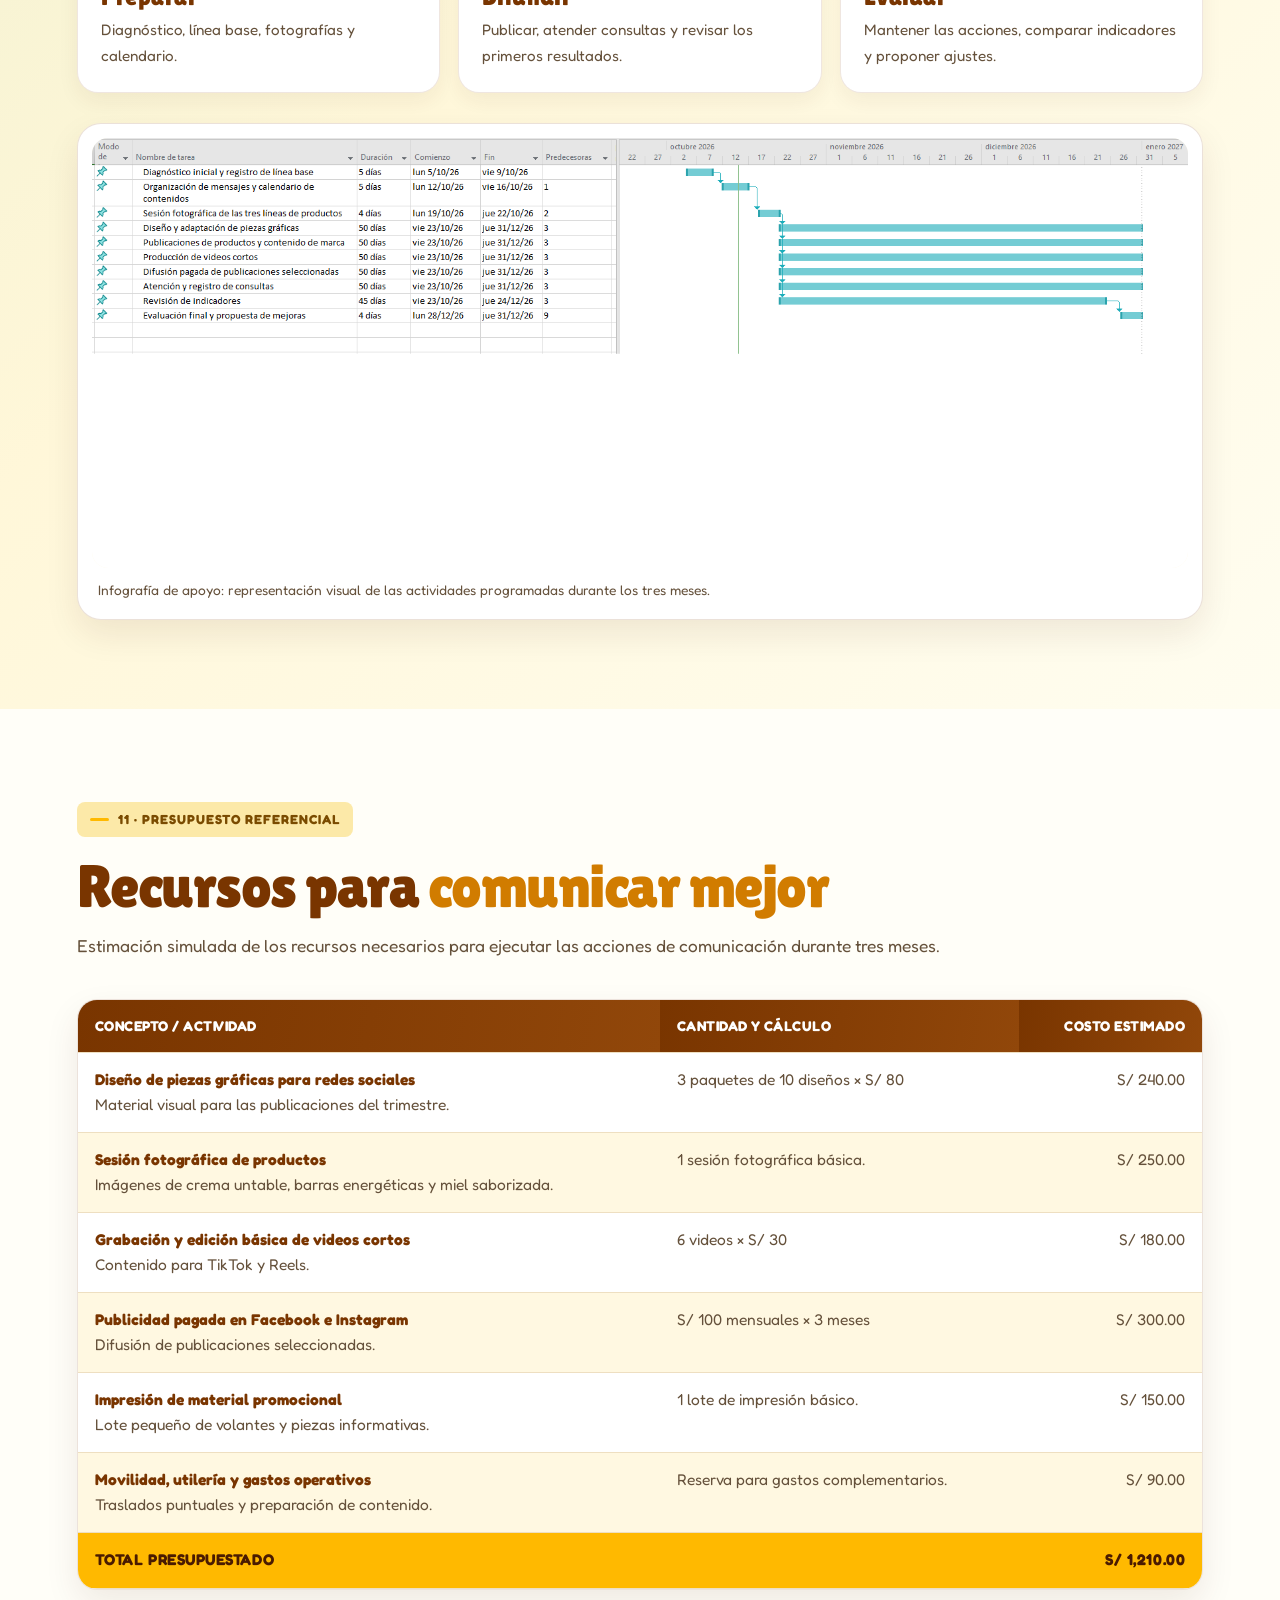
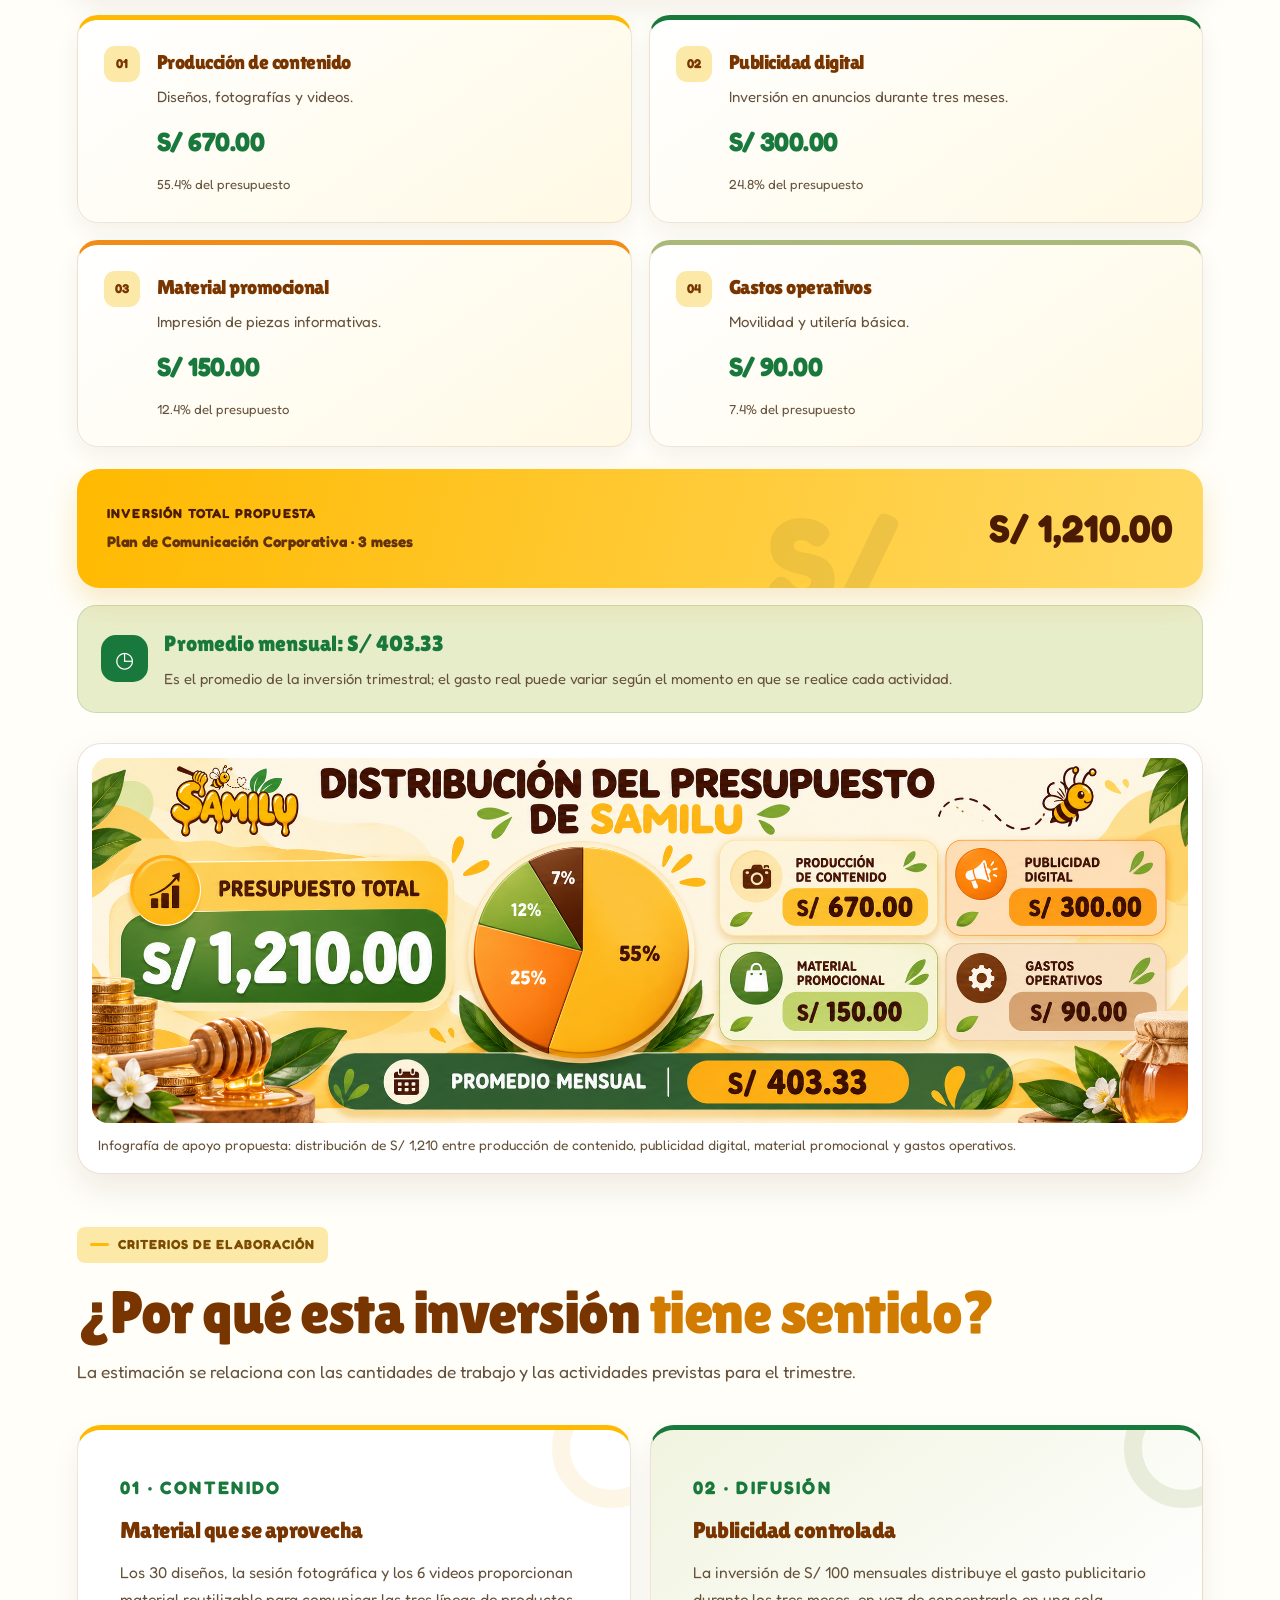
<file: comunicación corporativa.html>
<!DOCTYPE html>
<html lang="es">
<head>
  <meta charset="UTF-8">
  <meta name="viewport" content="width=device-width, initial-scale=1.0">
  <meta name="description" content="Plan de Comunicación Corporativa de SAMILU: diagnóstico, objetivos, canales, acciones, cronograma y evaluación.">
  <title>Comunicación Corporativa | SAMILU</title>
  <link rel="preconnect" href="https://fonts.googleapis.com">
  <link rel="preconnect" href="https://fonts.gstatic.com" crossorigin>
  <link href="https://fonts.googleapis.com/css2?family=Fredoka:wght@400;500;600;700&family=Lilita+One&display=swap" rel="stylesheet">
  <link rel="stylesheet" href="estilos.css">
  <link rel="stylesheet" href="corporativa.css">
</head>
<body data-page="comunicacion">
  <header class="site-header">
    <div class="brand-area">
      <div class="brand-logo-wrap">
        <img src="img/logo samilu.png" alt="Imagotipo de SAMILU" class="brand-logo">
      </div>
      <div class="brand-copy"><h1>DISFRUTA DEL SABOR DE LA SELVA CENTRAL</h1></div>
    </div>
  </header>
  <nav class="navbar">

    <!-- INICIO -->
    <div class="nav-item" data-page="inicio">
        <a href="index.html" class="nav-link">
            Inicio
        </a>
    </div>

    <!-- EMPRESA -->
    <div class="nav-item dropdown-item" data-page="empresa">
        <a href="empresa.html" class="nav-link">
            Empresa
        </a>

        <div class="dropdown-menu">
            <a href="empresa.html#datos">Datos de la empresa</a>
            <a href="empresa.html#descripcion">Descripción de la empresa</a>
            <a href="empresa.html#mision">Misión</a>
            <a href="empresa.html#vision">Visión</a>
            <a href="empresa.html#valores">Valores corporativos</a>
        </div>
    </div>

    <!-- PÚBLICO OBJETIVO -->
    <div class="nav-item dropdown-item" data-page="publico">
        <a href="publico-objetivo.html" class="nav-link">
            Público<br>Objetivo
        </a>

        <div class="dropdown-menu">
            <a href="publico-objetivo.html#segmento">Segmento objetivo</a>
            <a href="publico-objetivo.html#edad">Edad</a>
            <a href="publico-objetivo.html#ubicacion">Ubicación</a>
            <a href="publico-objetivo.html#necesidades">Necesidades</a>
            <a href="publico-objetivo.html#caracteristicas">Características</a>
        </div>
    </div>

    <!-- IDENTIDAD CORPORATIVA -->
    <div class="nav-item dropdown-item" data-page="corporativa">
        <a href="identidad-corporativa.html" class="nav-link">
            Identidad<br>Corporativa
        </a>

        <div class="dropdown-menu">
            <a href="identidad-corporativa.html#imagen-corporativa">
                ¿Qué es la imagen corporativa?
            </a>
            <a href="identidad-corporativa.html#elementos-identidad">
                Elementos de identidad
            </a>
            <a href="identidad-corporativa.html#tipos-identidad">
                Tipos de identidad
            </a>
            <a href="identidad-corporativa.html#identidad-cultural">
                Identidad cultural
            </a>
            <a href="identidad-corporativa.html#identidad-verbal">
                Identidad verbal
            </a>
            <a href="identidad-corporativa.html#identidad-corporativa">
                Identidad corporativa
            </a>
        </div>
    </div>

    <!-- IDENTIDAD VISUAL -->
    <div class="nav-item dropdown-item" data-page="visual">
        <a href="identidad-visual.html" class="nav-link">
            Identidad Visual
        </a>

        <div class="dropdown-menu">
            <a href="identidad-visual.html#logotipo">Imagotipo</a>
            <a href="identidad-visual.html#bocetos-proceso">
                Bocetos y proceso de creación
            </a>
            <a href="identidad-visual.html#colores-corporativos">
                Colores corporativos
            </a>
            <a href="identidad-visual.html#tipografia">Tipografía</a>
            <a href="identidad-visual.html#elementos-graficos">
                Elementos gráficos
            </a>
            <a href="identidad-visual.html#uniformes">Uniformes</a>
            <a href="identidad-visual.html#empaques">Empaques</a>
            <a href="identidad-visual.html#letreros">Letreros</a>
            <a href="identidad-visual.html#decoracion">Decoración</a>
        </div>
    </div>

    <!-- IMAGEN INSTITUCIONAL -->
    <div class="nav-item dropdown-item" data-page="imagen">
        <a href="imagen-institucional.html" class="nav-link">
            Imagen<br>Institucional
        </a>

        <div class="dropdown-menu">
            <a href="imagen-institucional.html#percepcion-cliente">
                Percepción del cliente
            </a>
            <a href="imagen-institucional.html#fortalezas">
                Fortalezas
            </a>
            <a href="imagen-institucional.html#aspectos-mejorar">
                Aspectos por mejorar
            </a>
            <a href="imagen-institucional.html#dimensiones-imagen">
                Dimensiones de la imagen
            </a>
            <a href="imagen-institucional.html#componentes-imagen">
                Componentes de la imagen
            </a>
        </div>
    </div>

    <!-- APLICACIONES -->
    <div class="nav-item dropdown-item" data-page="aplicaciones">
        <a href="aplicaciones.html" class="nav-link">
            Aplicaciones
        </a>

        <div class="dropdown-menu">
            <a href="aplicaciones.html#tarjetas">Tarjetas</a>
            <a href="aplicaciones.html#vasos-empaques">Vasos y empaques</a>
            <a href="aplicaciones.html#uniformes">Uniformes</a>
            <a href="aplicaciones.html#afiches">Afiches</a>
            <a href="aplicaciones.html#redes-sociales">Redes sociales</a>
            <a href="aplicaciones.html#sitio-web">Sitio Web</a>
        </div>
    </div>

    <!-- COMUNICACIONES -->
    <div class="nav-item dropdown-item" data-page="comunicaciones">
        <a href="comunicaciones.html" class="nav-link">
            Comunicaciones
        </a>

        <div class="dropdown-menu">
            <a href="comunicaciones.html#lenguaje-corporativo">
                Lenguaje corporativo
            </a>
            <a href="comunicaciones.html#canales-comunicacion">
                Canales de comunicación
            </a>
            <a href="comunicaciones.html#mensaje-principal">
                Mensaje principal
            </a>
            <a href="comunicaciones.html#eslogan">Eslogan</a>
        </div>
    </div>

    <!-- MANUAL DE IDENTIDAD CORPORATIVA -->
    <div class="nav-item dropdown-item" data-page="manual">
        <a href="manual-identidad.html" class="nav-link">
            Manual de Identidad<br>Corporativa
        </a>

        <div class="dropdown-menu">
            <a href="identidad-visual.html">Identidad visual</a>
            <a href="identidad-corporativa.html#identidad-verbal">
                Identidad verbal
            </a>
            <a href="identidad-visual.html#logotipo">Imagotipo</a>
            <a href="manual-identidad.html#presentacion-Imagotipo">
                Presentación del imagotipo
            </a>
            <a href="manual-identidad.html#estructura-composicion">
                Estructura y composición
            </a>
            <a href="manual-identidad.html#area-proteccion">
                Área de protección
            </a>
            <a href="manual-identidad.html#tipografia">Tipografía</a>
            <a href="manual-identidad.html#colores">Colores</a>
            <a href="manual-identidad.html#positivo-negativo">
                Positivo y negativo
            </a>
            <a href="manual-identidad.html#escala-grises">
                Escala de grises y alto contraste
            </a>
            <a href="manual-identidad.html#usabilidad">Usabilidad</a>
            <a href="manual-identidad.html#variaciones-tamano">
                Variaciones mínimas de tamaño
            </a>
            <a href="manual-identidad.html#fondos-composicion">
                Fondos y elementos de composición
            </a>
        </div>
    </div>

    <!-- PROPUESTAS DE MEJORA -->
    <div class="nav-item dropdown-item" data-page="propuestas">
        <a href="propuestas-mejora.html" class="nav-link">
            Propuestas<br>de Mejora
        </a>

        <div class="dropdown-menu">
            <a href="propuestas-mejora.html#estandarizacion">
                Estandarización de la marca
            </a>
            <a href="propuestas-mejora.html#material-publicitario">
                Material publicitario
            </a>
            <a href="propuestas-mejora.html#colores-tipografias">
                Colores y tipografías
            </a>
            <a href="propuestas-mejora.html#redes-sociales">
                Redes sociales
            </a>
        </div>
    </div>

    <!-- COMUNICACIÓN CORPORATIVA: ÚLTIMO BOTÓN, SIN SUBMENÚ -->
    <div class="nav-item active" data-page="comunicacion" aria-current="page">
        <a href="comunicacion-corporativa.html" class="nav-link">
            Comunicación<br>Corporativa
        </a>
    </div>

</nav>
  <main class="communication-page">

    <!-- PORTADA -->
    <section class="communication-hero" id="inicio-comunicacion">
      <div class="communication-hero-copy">
        <span class="eyebrow">SAMILU · PLAN ESTRATÉGICO</span>
        <h2>Una marca que <em>se comunica</em></h2>
        <p>Plan de Comunicación Corporativa para organizar los mensajes, las acciones y los canales de SAMILU, acercando sus productos derivados de la miel al público de la Selva Central.</p>
        <div class="hero-tags">
          <span>Identidad coherente</span>
          <span>Comunicación cercana</span>
          <span>Mejora continua</span>
        </div>
        <a class="communication-cta" href="#datos-generales">Explorar el plan <span aria-hidden="true">↓</span></a>
      </div>

      <div class="hero-plan-card" aria-label="Resumen del plan de comunicación">
        <div class="plan-card-top">
          <span class="plan-sun">✦</span>
          <span>PLAN DE COMUNICACIÓN</span>
        </div>
        <img class="cc-hero-imagotype" src="img/logo samilu.png" alt="Imagotipo oficial de SAMILU">
        <p>Sabor Amazónico, Miel y Luz S.A.C.</p>
        <div class="plan-card-bottom">
          <span>Selva Central · Junín</span>
          <span>01 / 15</span>
        </div>
      </div>
    </section>

    <!-- 01. DATOS GENERALES -->
    <section class="cc-section" id="datos-generales">
      <div class="section-heading">
        <span>01 · DATOS GENERALES</span>
        <h2>La base de <em>nuestro plan</em></h2>
        <p>Datos principales y condiciones propuestas para organizar la comunicación corporativa de SAMILU.</p>
      </div>

      <div class="data-grid">
        <article class="data-card">
          <span class="card-icon" aria-hidden="true">◈</span>
          <small>Nombre de la empresa</small>
          <h3>Sabor Amazónico, Miel y Luz S.A.C.</h3>
          <p>Marca comercial: SAMILU.</p>
        </article>

        <article class="data-card">
          <span class="card-icon" aria-hidden="true">✿</span>
          <small>Actividad principal</small>
          <h3>Productos derivados de la miel</h3>
          <p>Elaboración y venta de crema untable, barras energéticas y miel saborizada.</p>
        </article>

        <article class="data-card">
          <span class="card-icon" aria-hidden="true">◎</span>
          <small>Ubicación</small>
          <h3>Selva Central, Junín</h3>
          <p>El origen regional forma parte de la identidad que se desea comunicar.</p>
        </article>

        <article class="data-card">
          <span class="card-icon" aria-hidden="true">◷</span>
          <small>Duración del plan</small>
          <h3>3 meses · 12 semanas</h3>
          <p>Periodo inicial para ejecutar acciones, revisar indicadores y proponer mejoras.</p>
        </article>

        <article class="data-card">
          <span class="card-icon" aria-hidden="true">✦</span>
          <small>Responsables propuestos</small>
          <h3>Administración y comunicación</h3>
          <p>Coordinación de contenidos, aprobaciones, publicaciones y atención de consultas.</p>
        </article>

        <article class="data-card data-card-highlight">
          <span class="card-icon" aria-hidden="true">↗</span>
          <small>Nombre del plan</small>
          <h3>SAMILU: comunicar el sabor de la Selva Central</h3>
          <p>Planificación de mensajes, recursos y acciones para reforzar la presencia de la marca.</p>
        </article>
      </div>

      <p class="note">La duración, la distribución de funciones y las metas son una simulación de planificación académica para el proyecto SAMILU.</p>
    </section>

    <!-- 02. PRESENTACIÓN -->
    <section class="cc-section section-tinted" id="presentacion">
      <div class="section-heading">
        <span>02 · PRESENTACIÓN</span>
        <h2>Comunicar con <em>una sola voz</em></h2>
        <p>El plan convierte la identidad de SAMILU en una comunicación organizada y reconocible.</p>
      </div>

      <div class="intro-panel">
        <span class="intro-mark" aria-hidden="true">“</span>
        <div>
          <p>El Plan de Comunicación Corporativa de SAMILU organiza las estrategias, acciones, canales y mensajes dirigidos al equipo de trabajo, los clientes y el público interesado en sus productos.</p>
          <p>Durante un periodo inicial de tres meses, la marca desarrollará una comunicación cercana, amigable y sencilla, presentando la crema untable, las barras energéticas y la miel saborizada mediante contenidos visuales y mensajes coherentes con su vínculo con la Selva Central.</p>
        </div>
      </div>

      <figure class="cc-visual-frame cc-product-frame">
        <img src="img/samilu-productos-comunicacio.png" alt="Fotografía de presentación de los productos SAMILU" loading="lazy" onerror="this.hidden=true;this.nextElementSibling.hidden=false;">
        <div class="cc-image-fallback" hidden>
          <span class="cc-fallback-symbol" aria-hidden="true">✿</span>
          <strong>Productos SAMILU</strong>
          <span>Crema untable · Barras energéticas · Miel saborizada</span>
          <small>Imagen pendiente de incorporar</small>
        </div>
        <figcaption>Imagen de apoyo propuesta: presentación visual de las tres líneas de productos SAMILU.</figcaption>
      </figure>
    </section>

    <!-- 03. DIAGNÓSTICO -->
    <section class="cc-section" id="diagnostico">
      <div class="section-heading">
        <span>03 · DIAGNÓSTICO DE LA COMUNICACIÓN</span>
        <h2>¿Cómo nos <em>comunicamos?</em></h2>
        <p>Escenario inicial simulado para identificar qué conviene organizar antes de ejecutar el plan.</p>
      </div>

      <div class="two-panels">
        <article class="info-panel">
          <span class="panel-number">01 · INTERNA</span>
          <h3>Coordinar la información</h3>
          <p>Para mantener mensajes uniformes, el equipo necesita contar con información actualizada sobre productos, precios, promociones, disponibilidad y formas de atención.</p>
          <ul>
            <li>Definir quién prepara y aprueba los contenidos.</li>
            <li>Unificar la información que se comparte con los clientes.</li>
            <li>Registrar las consultas frecuentes y los cambios importantes.</li>
          </ul>
        </article>

        <article class="info-panel green-panel">
          <span class="panel-number">02 · EXTERNA</span>
          <h3>Comunicar los productos con claridad</h3>
          <p>La comunicación externa debe presentar de forma constante las distintas líneas de productos y mantener una identidad gráfica coherente en los canales seleccionados.</p>
          <ul>
            <li>Mostrar las presentaciones y características confirmadas de cada producto.</li>
            <li>Informar precios, promociones y contacto cuando correspondan.</li>
            <li>Transmitir el vínculo con la Selva Central sin realizar afirmaciones no verificadas.</li>
          </ul>
        </article>
      </div>

      <div class="diagnostic-summary">
        <div class="diagnostic-summary-icon" aria-hidden="true">↗</div>
        <div>
          <strong>Prioridad del plan</strong>
          <p>Pasar de publicaciones y materiales aislados a una comunicación planificada, constante y evaluable.</p>
        </div>
      </div>
    </section>

    <!-- 04. FODA -->
    <section class="cc-section section-tinted" id="foda">
      <div class="section-heading">
        <span>04 · ANÁLISIS FODA DE LA COMUNICACIÓN</span>
        <h2>Reconocer el contexto <em>para actuar mejor</em></h2>
        <p>Matriz inicial de factores que pueden influir en la comunicación corporativa de SAMILU.</p>
      </div>

      <div class="foda-grid">
        <article class="foda-card foda-strength">
          <div><span aria-hidden="true">F</span><h3>Fortalezas</h3><small>Interno · Positivo</small></div>
          <ul>
            <li>Identidad visual relacionada con la miel y la naturaleza.</li>
            <li>Tres líneas de productos que permiten variar los contenidos.</li>
            <li>Vínculo con la Selva Central como atributo diferenciador.</li>
            <li>Personalidad cálida, cercana e innovadora.</li>
          </ul>
        </article>

        <article class="foda-card foda-opportunity">
          <div><span aria-hidden="true">O</span><h3>Oportunidades</h3><small>Externo · Positivo</small></div>
          <ul>
            <li>Videos breves para mostrar productos y presentaciones.</li>
            <li>Contenido educativo sobre la miel y sus derivados.</li>
            <li>Catálogo digital para facilitar la consulta de productos.</li>
            <li>Adaptación de piezas para distintos canales digitales.</li>
          </ul>
        </article>

        <article class="foda-card foda-weakness">
          <div><span aria-hidden="true">D</span><h3>Debilidades</h3><small>Interno · Por mejorar</small></div>
          <ul>
            <li>Falta de un calendario editorial consolidado al inicio del plan.</li>
            <li>Necesidad de definir responsables y tiempos de aprobación.</li>
            <li>Información de producto que debe unificarse entre los materiales.</li>
            <li>Falta de una línea base común para evaluar los resultados.</li>
          </ul>
        </article>

        <article class="foda-card foda-threat">
          <div><span aria-hidden="true">A</span><h3>Amenazas</h3><small>Externo · Riesgos</small></div>
          <ul>
            <li>Competidores con mayor frecuencia de publicación.</li>
            <li>Cambios en las preferencias y formatos digitales.</li>
            <li>Saturación de contenidos comerciales en redes sociales.</li>
            <li>Riesgo de confundir al público si los datos de los productos no se actualizan.</li>
          </ul>
        </article>
      </div>

      <p class="note">FODA elaborado para la simulación del plan. Las debilidades y amenazas se consideran puntos de partida para planificar, no resultados de una auditoría formal.</p>
    </section>

    <!-- 05. PÚBLICOS -->
    <section class="cc-section" id="publicos">
      <div class="section-heading">
        <span>05 · PÚBLICOS OBJETIVO</span>
        <h2>Mensajes distintos, <em>una misma marca</em></h2>
        <p>La comunicación se adapta a las necesidades de las personas que reciben, comparten o gestionan la información de SAMILU.</p>
      </div>

      <div class="audience-hub">
        <div class="hub-center">
          <span aria-hidden="true">✿</span>
          <strong>SAMILU</strong>
          <small>Sabor Amazónico, Miel y Luz S.A.C.</small>
        </div>

        <div class="audience-branches">
          <article>
            <span class="audience-icon" aria-hidden="true">♙</span>
            <h3>Público interno</h3>
            <p>Administración, producción y personal que participa en la atención o comercialización.</p>
            <small><strong>Necesita:</strong> coordinación, información actualizada y criterios de atención compartidos.</small>
          </article>

          <article>
            <span class="audience-icon" aria-hidden="true">♡</span>
            <h3>Clientes y público potencial</h3>
            <p>Jóvenes y adultos de 18 a 50 años, principalmente de la Selva Central y otras zonas del Perú.</p>
            <small><strong>Necesita:</strong> información clara sobre productos, presentaciones, precios y formas de contacto.</small>
          </article>

          <article>
            <span class="audience-icon" aria-hidden="true">♧</span>
            <h3>Comunidad y aliados</h3>
            <p>Personas y negocios con los que SAMILU pueda relacionarse en su entorno comercial.</p>
            <small><strong>Necesita:</strong> mensajes consistentes sobre la marca, su actividad y su vínculo regional.</small>
          </article>
        </div>
      </div>
    </section>

    <!-- 06. OBJETIVOS -->
    <section class="cc-section section-tinted" id="objetivos">
      <div class="section-heading">
        <span>06 · OBJETIVOS DE COMUNICACIÓN</span>
        <h2>Una dirección <em>clara y medible</em></h2>
        <p>Objetivos planteados para el periodo de ejecución de doce semanas.</p>
      </div>

      <article class="objective-main">
        <span>OBJETIVO GENERAL</span>
        <p>Fortalecer la comunicación corporativa interna y externa de SAMILU durante tres meses mediante una planificación organizada de mensajes, contenidos y canales que contribuya al reconocimiento de la marca y a la difusión de sus productos derivados de la miel.</p>
      </article>

      <div class="objective-list">
        <article><span>O1</span><div><h3>Organizar la comunicación interna</h3><p>Definir responsables, un calendario editorial y un procedimiento común para revisar la información antes de publicarla.</p></div></article>
        <article><span>O2</span><div><h3>Mantener una presencia digital constante</h3><p>Producir aproximadamente 12 contenidos mensuales, combinando piezas gráficas y videos cortos.</p></div></article>
        <article><span>O3</span><div><h3>Mejorar la interacción</h3><p>Proponer como meta un incremento del 15% mensual en interacciones respecto de la línea base registrada al inicio.</p></div></article>
        <article><span>O4</span><div><h3>Difundir productos y promociones</h3><p>Comunicar las tres líneas de productos y evaluar una meta de crecimiento del 20% en ventas de promociones seleccionadas frente al periodo de comparación.</p></div></article>
        <article><span>O5</span><div><h3>Medir y mejorar</h3><p>Registrar mensualmente publicaciones, consultas, tiempos de respuesta e interacción para orientar los ajustes.</p></div></article>
      </div>
    </section>

    <!-- 07. MENSAJE -->
    <section class="cc-section" id="mensaje-corporativo">
      <div class="section-heading">
        <span>07 · IDENTIDAD Y MENSAJE CORPORATIVO</span>
        <h2>La personalidad que <em>transmitimos</em></h2>
        <p>Se retoman los elementos ya definidos en Imagen Corporativa y se convierten en criterios prácticos para comunicar.</p>
      </div>

      <div class="message-grid">
        <article class="message-card">
          <span class="message-icon" aria-hidden="true">✦</span>
          <h3>Atributos de marca</h3>
          <div class="attribute-tags">
            <span>Moderna</span><span>Responsable</span><span>Sostenible</span><span>Innovadora</span><span>Cercana</span><span>Natural</span>
          </div>
          <p>Estos atributos deben reflejarse en el tono de los mensajes, las fotografías, las piezas gráficas y la atención, sin volver a desarrollar aquí todo el manual visual.</p>
        </article>

        <article class="message-card message-quote">
          <span class="quote-label">MENSAJE PRINCIPAL</span>
          <blockquote>“La esencia de la Selva Central en cada sabor.”</blockquote>
          <p>Mensaje definido en el proyecto de Imagen Corporativa.</p>
        </article>
      </div>

      <div class="message-grid cc-slogan-grid">
        <article class="message-card cc-slogan-card">
          <span class="message-icon" aria-hidden="true">☀</span>
          <h3>Eslogan</h3>
          <blockquote>“El sabor natural de la Selva Central.”</blockquote>
          <p>Debe mantenerse uniforme en las piezas institucionales y promocionales donde corresponda.</p>
        </article>

        <article class="message-card">
          <span class="message-icon" aria-hidden="true">☷</span>
          <h3>Tono de comunicación</h3>
          <ul>
            <li><strong>Cercano:</strong> lenguaje natural y directo.</li>
            <li><strong>Amigable:</strong> mensajes cálidos y respetuosos.</li>
            <li><strong>Sencillo:</strong> información breve y fácil de entender.</li>
            <li><strong>Responsable:</strong> comunicar solo características que puedan confirmarse.</li>
          </ul>
        </article>
      </div>

      <div class="imagotype-guideline">
        <div class="imagotype-guideline__visual">
          <img src="img/logo samilu.png" alt="Imagotipo oficial de SAMILU">
        </div>
        <div class="imagotype-guideline__copy">
          <span class="panel-number">CRITERIO DE COHERENCIA</span>
          <h3>Una identidad reconocible en todos los canales</h3>
          <p>Los mensajes deben utilizar el imagotipo oficial y respetar la paleta de amarillo miel, naranja cálido, marrón oscuro y verde natural. No es necesario repetir aquí el proceso de diseño, la anatomía del logotipo o las reglas completas del manual de identidad.</p>
        </div>
      </div>
    </section>

    <!-- 08. CANALES -->
    <section class="cc-section section-tinted" id="canales">
      <div class="section-heading">
        <span>08 · CANALES DE COMUNICACIÓN</span>
        <h2>Cada canal tiene <em>una función</em></h2>
        <p>Los canales se seleccionan por su utilidad para presentar productos, resolver consultas y coordinar la comunicación.</p>
      </div>

      <div class="table-wrap">
        <table>
          <thead><tr><th>Canal</th><th>Público principal</th><th>Finalidad dentro del plan</th></tr></thead>
          <tbody>
            <tr><td><strong>Facebook</strong></td><td>Público general, familias y clientes potenciales.</td><td>Compartir novedades, información de productos, promociones y publicaciones de marca.</td></tr>
            <tr><td><strong>Instagram</strong></td><td>Jóvenes y adultos interesados en propuestas visuales.</td><td>Mostrar fotografías de productos, piezas gráficas, Reels y presentaciones.</td></tr>
            <tr><td><strong>TikTok</strong></td><td>Público que consume videos breves.</td><td>Difundir videos dinámicos de productos y contenido informativo relacionado con la marca.</td></tr>
            <tr><td><strong>WhatsApp Business</strong></td><td>Personas que consultan o desean comprar.</td><td>Atender preguntas, compartir información o catálogo y coordinar pedidos, si la empresa habilita el canal.</td></tr>
            <tr><td><strong>Página web o catálogo digital</strong></td><td>Clientes actuales y potenciales.</td><td>Reunir información sobre empresa, productos, presentaciones y medios de contacto.</td></tr>
            <tr><td><strong>Material impreso</strong></td><td>Clientes y aliados en actividades presenciales.</td><td>Apoyar la presentación de productos con volantes y piezas informativas.</td></tr>
            <tr><td><strong>Coordinación interna</strong></td><td>Administración y personas involucradas en el plan.</td><td>Compartir avisos, validar información y coordinar la publicación de contenidos.</td></tr>
          </tbody>
        </table>
      </div>

      <figure class="cc-visual-frame">
        <img src="img/infografia-canales-samilu.png" alt="Infografía de canales y funciones de comunicación de SAMILU" loading="lazy" onerror="this.hidden=true;this.nextElementSibling.hidden=false;">
        <div class="cc-image-fallback" hidden>
          <span class="cc-fallback-symbol" aria-hidden="true">⌘</span>
          <strong>Mapa de canales de SAMILU</strong>
          <span>Redes sociales · Consultas · Catálogo · Coordinación interna</span>
          <small>Infografía pendiente de incorporar</small>
        </div>
        <figcaption>Infografía de apoyo propuesta: qué función cumple cada canal en el plan de comunicación.</figcaption>
      </figure>
    </section>

    <!-- 09. ACCIONES -->
    <section class="cc-section" id="acciones">
      <div class="section-heading">
        <span>09 · PLAN DE ACCIONES DETALLADO</span>
        <h2>De la estrategia <em>a la práctica</em></h2>
        <p>Acciones, frecuencia y responsables propuestos para ejecutar los objetivos durante el trimestre.</p>
      </div>

      <div class="table-wrap">
        <table>
          <thead><tr><th>Acción</th><th>Canal o recurso</th><th>Frecuencia propuesta</th><th>Responsable sugerido</th></tr></thead>
          <tbody>
            <tr><td>Diseñar piezas gráficas de productos y marca.</td><td>Instagram, Facebook y catálogo.</td><td>10 diseños al mes.</td><td>Diseño / comunicación.</td></tr>
            <tr><td>Publicar contenido sobre productos y presentaciones.</td><td>Redes sociales.</td><td>Según calendario; en promedio 2–3 publicaciones semanales.</td><td>Comunicación.</td></tr>
            <tr><td>Grabar y editar videos cortos.</td><td>TikTok y Reels.</td><td>2 videos al mes.</td><td>Producción de contenido.</td></tr>
            <tr><td>Difundir una promoción seleccionada, con condiciones claras.</td><td>Redes sociales y canal directo habilitado.</td><td>Según campaña planificada.</td><td>Marketing / administración.</td></tr>
            <tr><td>Responder preguntas sobre productos y pedidos.</td><td>Canales oficiales habilitados.</td><td>Durante el horario de atención.</td><td>Atención al cliente.</td></tr>
            <tr><td>Revisar información, precios y piezas antes de publicarlas.</td><td>Revisión interna.</td><td>Antes de cada publicación y cuando haya cambios.</td><td>Administración / responsable de comunicación.</td></tr>
            <tr><td>Revisar los indicadores y registrar aprendizajes.</td><td>Hoja de seguimiento.</td><td>Mensual.</td><td>Responsable de comunicación.</td></tr>
          </tbody>
        </table>
      </div>

      <div class="two-panels cc-action-summary">
        <article class="info-panel">
          <span class="panel-number">CONTENIDO GRÁFICO</span>
          <h3>30 diseños en el trimestre</h3>
          <p>Se proyectan 10 diseños mensuales para mantener una biblioteca visual coherente y reutilizable.</p>
        </article>
        <article class="info-panel green-panel">
          <span class="panel-number">CONTENIDO AUDIOVISUAL</span>
          <h3>6 videos en el trimestre</h3>
          <p>Dos videos mensuales permitirán alternar el contenido estático con formatos breves y dinámicos.</p>
        </article>
      </div>
    </section>

    <!-- 10. CRONOGRAMA -->
    <section class="cc-section section-tinted" id="cronograma">
      <div class="section-heading">
        <span>10 · CRONOGRAMA DE EJECUCIÓN</span>
        <h2>Tres meses para <em>implementar y aprender</em></h2>
        <p>El cronograma distribuye la preparación, publicación y evaluación a lo largo de doce semanas.</p>
      </div>

      <div class="table-wrap">
        <table class="schedule-table">
          <thead><tr><th>Actividad</th><th>Mes 1</th><th>Mes 2</th><th>Mes 3</th></tr></thead>
          <tbody>
            <tr><td>Diagnóstico inicial y registro de línea base</td><td>●</td><td></td><td></td></tr>
            <tr><td>Organización de mensajes y calendario de contenidos</td><td>●</td><td></td><td></td></tr>
            <tr><td>Sesión fotográfica de las tres líneas de productos</td><td>●</td><td></td><td></td></tr>
            <tr><td>Diseño y adaptación de piezas gráficas</td><td>●</td><td>●</td><td>●</td></tr>
            <tr><td>Publicaciones de productos y contenido de marca</td><td>●</td><td>●</td><td>●</td></tr>
            <tr><td>Producción de videos cortos</td><td>●</td><td>●</td><td>●</td></tr>
            <tr><td>Difusión pagada de publicaciones seleccionadas</td><td>●</td><td>●</td><td>●</td></tr>
            <tr><td>Atención y registro de consultas</td><td>●</td><td>●</td><td>●</td></tr>
            <tr><td>Revisión de indicadores</td><td>●</td><td>●</td><td>●</td></tr>
            <tr><td>Evaluación final y propuesta de mejoras</td><td></td><td></td><td>●</td></tr>
          </tbody>
        </table>
      </div>

      <div class="timeline-highlights">
        <article><span>MES 1</span><strong>Preparar</strong><p>Diagnóstico, línea base, fotografías y calendario.</p></article>
        <article><span>MES 2</span><strong>Difundir</strong><p>Publicar, atender consultas y revisar los primeros resultados.</p></article>
        <article><span>MES 3</span><strong>Evaluar</strong><p>Mantener las acciones, comparar indicadores y proponer ajustes.</p></article>
      </div>
      
<!-- RECUADRO DE IMAGEN DEL CRONOGRAMA -->
<figure class="cc-visual-frame cc-cronograma-frame">
    <img
        src="img/CUADRO.png"
        alt="Infografía del plan de acción y cronograma de SAMILU"
        loading="lazy"
        onerror="this.hidden=true;this.nextElementSibling.hidden=false;"
    >

    <div class="cc-image-fallback" hidden>
        <span class="cc-fallback-symbol" aria-hidden="true">▦</span>
        <strong>Plan de acción de SAMILU</strong>
        <span>Mes 1: Preparación · Mes 2: Difusión · Mes 3: Evaluación</span>
        <small>Infografía pendiente de incorporar</small>
    </div>

    <figcaption>
        Infografía de apoyo: representación visual de las actividades
        programadas durante los tres meses.
    </figcaption>
</figure>
<!-- FIN DEL RECUADRO -->

    </section>

    <!-- 11. PRESUPUESTO -->
    <section class="cc-section" id="presupuesto">
      <div class="section-heading">
        <span>11 · PRESUPUESTO REFERENCIAL</span>
        <h2>Recursos para <em>comunicar mejor</em></h2>
        <p>Estimación simulada de los recursos necesarios para ejecutar las acciones de comunicación durante tres meses.</p>
      </div>

      <div class="table-wrap">
        <table class="budget-table">
          <thead>
            <tr><th>Concepto / actividad</th><th>Cantidad y cálculo</th><th class="align-right">Costo estimado</th></tr>
          </thead>
          <tbody>
            <tr>
              <td><strong>Diseño de piezas gráficas para redes sociales</strong><br>Material visual para las publicaciones del trimestre.</td>
              <td>3 paquetes de 10 diseños × S/ 80</td>
              <td class="align-right">S/ 240.00</td>
            </tr>
            <tr>
              <td><strong>Sesión fotográfica de productos</strong><br>Imágenes de crema untable, barras energéticas y miel saborizada.</td>
              <td>1 sesión fotográfica básica.</td>
              <td class="align-right">S/ 250.00</td>
            </tr>
            <tr>
              <td><strong>Grabación y edición básica de videos cortos</strong><br>Contenido para TikTok y Reels.</td>
              <td>6 videos × S/ 30</td>
              <td class="align-right">S/ 180.00</td>
            </tr>
            <tr>
              <td><strong>Publicidad pagada en Facebook e Instagram</strong><br>Difusión de publicaciones seleccionadas.</td>
              <td>S/ 100 mensuales × 3 meses</td>
              <td class="align-right">S/ 300.00</td>
            </tr>
            <tr>
              <td><strong>Impresión de material promocional</strong><br>Lote pequeño de volantes y piezas informativas.</td>
              <td>1 lote de impresión básico.</td>
              <td class="align-right">S/ 150.00</td>
            </tr>
            <tr>
              <td><strong>Movilidad, utilería y gastos operativos</strong><br>Traslados puntuales y preparación de contenido.</td>
              <td>Reserva para gastos complementarios.</td>
              <td class="align-right">S/ 90.00</td>
            </tr>
          </tbody>
          <tfoot>
            <tr><th colspan="2">TOTAL PRESUPUESTADO</th><th class="align-right">S/ 1,210.00</th></tr>
          </tfoot>
        </table>
      </div>

      <div class="budget-grid cc-budget-breakdown">
        <article><span>01</span><p><strong>Producción de contenido</strong><br>Diseños, fotografías y videos.</p><strong class="budget-amount">S/ 670.00</strong><small>55.4% del presupuesto</small></article>
        <article><span>02</span><p><strong>Publicidad digital</strong><br>Inversión en anuncios durante tres meses.</p><strong class="budget-amount">S/ 300.00</strong><small>24.8% del presupuesto</small></article>
        <article><span>03</span><p><strong>Material promocional</strong><br>Impresión de piezas informativas.</p><strong class="budget-amount">S/ 150.00</strong><small>12.4% del presupuesto</small></article>
        <article><span>04</span><p><strong>Gastos operativos</strong><br>Movilidad y utilería básica.</p><strong class="budget-amount">S/ 90.00</strong><small>7.4% del presupuesto</small></article>
      </div>

      <div class="budget-total">
        <div><span>INVERSIÓN TOTAL PROPUESTA</span><p>Plan de Comunicación Corporativa · 3 meses</p></div>
        <strong>S/ 1,210.00</strong>
      </div>

      <div class="budget-monthly-average">
        <span class="budget-average-icon" aria-hidden="true">◷</span>
        <div><strong>Promedio mensual: S/ 403.33</strong><p>Es el promedio de la inversión trimestral; el gasto real puede variar según el momento en que se realice cada actividad.</p></div>
      </div>

      <figure class="cc-visual-frame">
        <img src="img/infografia-presupuesto-samilu.png" alt="Infografía de distribución del presupuesto de SAMILU por categorías" loading="lazy" onerror="this.hidden=true;this.nextElementSibling.hidden=false;">
        <div class="cc-image-fallback" hidden>
          <span class="cc-fallback-symbol" aria-hidden="true">S/</span>
          <strong>Distribución del presupuesto</strong>
          <span>Contenido S/ 670 · Publicidad S/ 300 · Impresos S/ 150 · Operación S/ 90</span>
          <small>Infografía pendiente de incorporar</small>
        </div>
        <figcaption>Infografía de apoyo propuesta: distribución de S/ 1,210 entre producción de contenido, publicidad digital, material promocional y gastos operativos.</figcaption>
      </figure>

      <div class="section-heading cc-budget-rationale-heading">
        <span>CRITERIOS DE ELABORACIÓN</span>
        <h2>¿Por qué esta inversión <em>tiene sentido?</em></h2>
        <p>La estimación se relaciona con las cantidades de trabajo y las actividades previstas para el trimestre.</p>
      </div>

      <div class="two-panels cc-budget-rationale">
        <article class="info-panel">
          <span class="panel-number">01 · CONTENIDO</span>
          <h3>Material que se aprovecha</h3>
          <p>Los 30 diseños, la sesión fotográfica y los 6 videos proporcionan material reutilizable para comunicar las tres líneas de productos durante el trimestre.</p>
        </article>
        <article class="info-panel green-panel">
          <span class="panel-number">02 · DIFUSIÓN</span>
          <h3>Publicidad controlada</h3>
          <p>La inversión de S/ 100 mensuales distribuye el gasto publicitario durante los tres meses, en vez de concentrarlo en una sola campaña.</p>
        </article>
        <article class="info-panel">
          <span class="panel-number">03 · PRODUCCIÓN</span>
          <h3>Alcance básico</h3>
          <p>El escenario considera una sesión fotográfica sencilla, edición básica de videos y una tirada pequeña de material impreso; no incluye una producción audiovisual de gran escala.</p>
        </article>
        <article class="info-panel green-panel">
          <span class="panel-number">04 · RECURSOS</span>
          <h3>Costos delimitados</h3>
          <p>Se supone que SAMILU dispone de celular o equipo básico y una persona que coordina la comunicación. No se incluye un sueldo mensual de community manager ni la fabricación de los productos.</p>
        </article>
      </div>

      <p class="note">Nota: los importes son estimaciones simuladas para fines académicos, no gastos ya ejecutados ni cotizaciones formalizadas. Los precios definitivos dependerán de los proveedores, el alcance contratado y la disponibilidad de recursos.</p>
    </section>

    <!-- 12. KPI -->
    <section class="cc-section section-tinted" id="indicadores">
      <div class="section-heading">
        <span>12 · INDICADORES CLAVE DE EVALUACIÓN (KPI)</span>
        <h2>Medir para <em>mejorar</em></h2>
        <p>Los indicadores permiten comprobar el cumplimiento del plan y decidir qué conviene ajustar.</p>
      </div>

      <div class="table-wrap">
        <table>
          <thead><tr><th>Indicador</th><th>Meta simulada</th><th>Método de verificación</th></tr></thead>
          <tbody>
            <tr><td><strong>Producción de contenido</strong></td><td>12 piezas mensuales: 10 diseños y 2 videos.</td><td>Calendario editorial y registro de publicaciones.</td></tr>
            <tr><td><strong>Interacciones digitales</strong></td><td>Incremento propuesto del 15% mensual frente a la línea base.</td><td>Comparación de interacciones en las estadísticas de cada plataforma.</td></tr>
            <tr><td><strong>Tiempo de respuesta</strong></td><td>Responder el 90% de consultas dentro de 15 minutos durante el horario de atención.</td><td>Registro de mensajes y respuestas en los canales habilitados.</td></tr>
            <tr><td><strong>Ventas promocionales</strong></td><td>Incremento propuesto del 20% al cierre del trimestre en promociones seleccionadas.</td><td>Registro de pedidos y ventas comparado con el periodo base.</td></tr>
            <tr><td><strong>Cumplimiento del calendario</strong></td><td>Realizar al menos el 90% de las publicaciones programadas.</td><td>Comparación entre publicaciones planificadas y realizadas.</td></tr>
          </tbody>
        </table>
      </div>

      <div class="two-panels cc-kpi-notes">
        <article class="info-panel">
          <span class="panel-number">MEDICIÓN INICIAL</span>
          <h3>Establecer una línea base</h3>
          <p>Durante el primer mes se registran las métricas disponibles para conocer el punto de partida antes de comparar porcentajes.</p>
        </article>
        <article class="info-panel green-panel">
          <span class="panel-number">REVISIÓN MENSUAL</span>
          <h3>Comparar antes de concluir</h3>
          <p>Los resultados se contrastan con las metas propuestas. Las cifras de la tabla son objetivos de la simulación, no resultados obtenidos.</p>
        </article>
      </div>
    </section>

    <!-- 13. PROCESO CONTINUO -->
    <section class="cc-section" id="proceso-continuo">
      <div class="section-heading">
        <span>13 · MODELO DEL PROCESO CONTINUO</span>
        <h2>La comunicación nunca <em>se queda quieta</em></h2>
        <p>El plan funciona como un ciclo que recoge información, actúa, mide y se adapta según los resultados observados.</p>
      </div>

      <div class="process-flow">
        <article><span>01</span><h3>Diagnóstico</h3><p>Revisar consultas, comentarios y situación de los canales.</p></article>
        <b aria-hidden="true">→</b>
        <article><span>02</span><h3>Planificación</h3><p>Definir mensajes, formatos, calendario y responsables.</p></article>
        <b aria-hidden="true">→</b>
        <article><span>03</span><h3>Ejecución</h3><p>Diseñar, publicar, atender y mantener la información actualizada.</p></article>
        <b aria-hidden="true">→</b>
        <article><span>04</span><h3>Medición</h3><p>Comparar publicaciones, interacciones, consultas e indicadores.</p></article>
        <b aria-hidden="true">→</b>
        <article><span>05</span><h3>Ajuste</h3><p>Corregir mensajes y mejorar las acciones del siguiente ciclo.</p></article>
      </div>

      <div class="feedback-band">RETROALIMENTACIÓN · EVALUACIÓN · MEJORA CONTINUA</div>

      <figure class="cc-visual-frame">
        <img src="img/infografia-proceso-comunicacion-samilu.png" alt="Infografía circular del proceso continuo de comunicación de SAMILU" loading="lazy" onerror="this.hidden=true;this.nextElementSibling.hidden=false;">
        <div class="cc-image-fallback" hidden>
          <span class="cc-fallback-symbol" aria-hidden="true">↻</span>
          <strong>Ciclo continuo de comunicación</strong>
          <span>Diagnóstico → Planificación → Ejecución → Medición → Ajuste</span>
          <small>Infografía pendiente de incorporar</small>
        </div>
        <figcaption>Infografía de apoyo propuesta: las cinco etapas del proceso de comunicación corporativa.</figcaption>
      </figure>
    </section>

    <!-- 14. FASES APLICADAS -->
    <section class="cc-section section-tinted" id="fases-aplicadas">
      <div class="section-heading">
        <span>14 · FASES DEL MODELO APLICADAS A SAMILU</span>
        <h2>De la observación <em>a la mejora</em></h2>
        <p>Ejemplo simulado de cómo las etapas del modelo pueden resolver una necesidad de comunicación relacionada con los productos.</p>
      </div>

      <div class="table-wrap">
        <table>
          <thead><tr><th>Fase</th><th>Mecanismo de acción</th><th>Ejemplo aplicado a SAMILU</th></tr></thead>
          <tbody>
            <tr><td><strong>1. Diagnóstico continuo</strong></td><td>Registrar preguntas, dudas y comentarios recurrentes.</td><td>Se identifica que el público solicita información más clara sobre las presentaciones de crema untable, barras energéticas y miel saborizada.</td></tr>
            <tr><td><strong>2. Ajuste estratégico</strong></td><td>Actualizar las fichas, descripciones y piezas gráficas.</td><td>Se prepara una publicación comparativa que explica las presentaciones y características confirmadas de cada producto.</td></tr>
            <tr><td><strong>3. Ejecución focalizada</strong></td><td>Publicar el contenido y compartir la información con quienes atienden consultas.</td><td>La pieza se difunde en los canales seleccionados y se utiliza como referencia para responder preguntas.</td></tr>
            <tr><td><strong>4. Control y medición</strong></td><td>Comparar consultas, interacciones y pedidos antes y después de la publicación.</td><td>Se revisa si disminuyen las preguntas repetidas y si aumenta el interés medible por los productos; no se presupone el resultado.</td></tr>
            <tr><td><strong>5. Aprendizaje organizacional</strong></td><td>Registrar los cambios y conservar las prácticas útiles.</td><td>La información validada se integra al catálogo y se usa como referencia para futuras publicaciones.</td></tr>
          </tbody>
        </table>
      </div>

      <div class="quarterly-box">
        <div class="quarterly-icon" aria-hidden="true">✓</div>
        <div>
          <h3>Resultado esperado del ciclo</h3>
          <p>Que los mensajes de SAMILU sean más claros, coherentes y útiles, y que cada ajuste se base en las consultas y métricas registradas.</p>
        </div>
      </div>
    </section>

    <!-- 15. CONTROL Y EVALUACIÓN -->
    <section class="cc-section" id="control-evaluacion">
      <div class="section-heading">
        <span>15 · CONTROL Y EVALUACIÓN TRIMESTRAL</span>
        <h2>Revisar resultados <em>y decidir qué sigue</em></h2>
        <p>Al finalizar la semana 12, la revisión de los indicadores servirá para definir las mejoras del siguiente periodo.</p>
      </div>

      <div class="phase-list">
        <article><span>01</span><div><h3>Reunir la información</h3><p>Consolidar el calendario de publicaciones, estadísticas de redes, consultas atendidas y registros de promociones disponibles.</p></div></article>
        <article><span>02</span><div><h3>Comparar con las metas</h3><p>Contrastar los datos del periodo con la línea base y las metas simuladas definidas en los KPI.</p></div></article>
        <article><span>03</span><div><h3>Identificar aprendizajes</h3><p>Determinar qué tipos de contenido generaron mayor interés, qué preguntas siguen repitiéndose y qué actividades no se cumplieron.</p></div></article>
        <article><span>04</span><div><h3>Definir mejoras para el siguiente periodo</h3><p>Actualizar el calendario, ajustar los mensajes, reforzar la información de productos y reasignar recursos si fuera necesario.</p></div></article>
      </div>

      <div class="two-panels cc-evaluation-summary">
        <article class="info-panel">
          <span class="panel-number">ENTREGABLE DE CIERRE</span>
          <h3>Informe de resultados</h3>
          <p>Resumen de actividades ejecutadas, indicadores, dificultades, aprendizajes y acciones recomendadas para el próximo ciclo.</p>
        </article>
        <article class="info-panel green-panel">
          <span class="panel-number">DECISIÓN FINAL</span>
          <h3>Continuar, ajustar o suspender</h3>
          <p>Las decisiones se toman según los resultados registrados, la disponibilidad de recursos y la coherencia con los objetivos de SAMILU.</p>
        </article>
      </div>

      <div class="quarterly-box">
        <div class="quarterly-icon" aria-hidden="true">12</div>
        <div>
          <h3>Cierre de la semana 12</h3>
          <p>Administración y la persona responsable de comunicación revisarán el plan y documentarán las acciones que convenga mantener, corregir o reprogramar.</p>
        </div>
      </div>
    </section>

    <!-- CIERRE -->
    <section class="communication-closing">
      <span class="eyebrow">SAMILU · SABOR AMAZÓNICO, MIEL Y LUZ</span>
      <h2>Una comunicación clara construye <em>confianza</em></h2>
      <p>Coherencia en cada mensaje, cercanía en cada conversación y mejora continua en cada acción.</p>
      <a href="#inicio-comunicacion" class="communication-cta">Volver al inicio ↑</a>
    </section>
  </main>
  <footer class="site-footer"><div class="footer-logo"><img src="img/logo samilu.png" alt="Imagotipo de SAMILU"></div><div class="footer-info"><h3>SAMILU</h3><p>Sabor Amazónico, Miel y Luz S.A.C.</p><span>Productos derivados de la miel · Selva Central, Junín</span></div><div class="footer-quote">El sabor natural de la Selva Central.</div></footer>
     <!-- JavaScript de Comunicación Corporativa -->
    <script src="corporativa.js" defer></script>
</body>
</html>
</file>
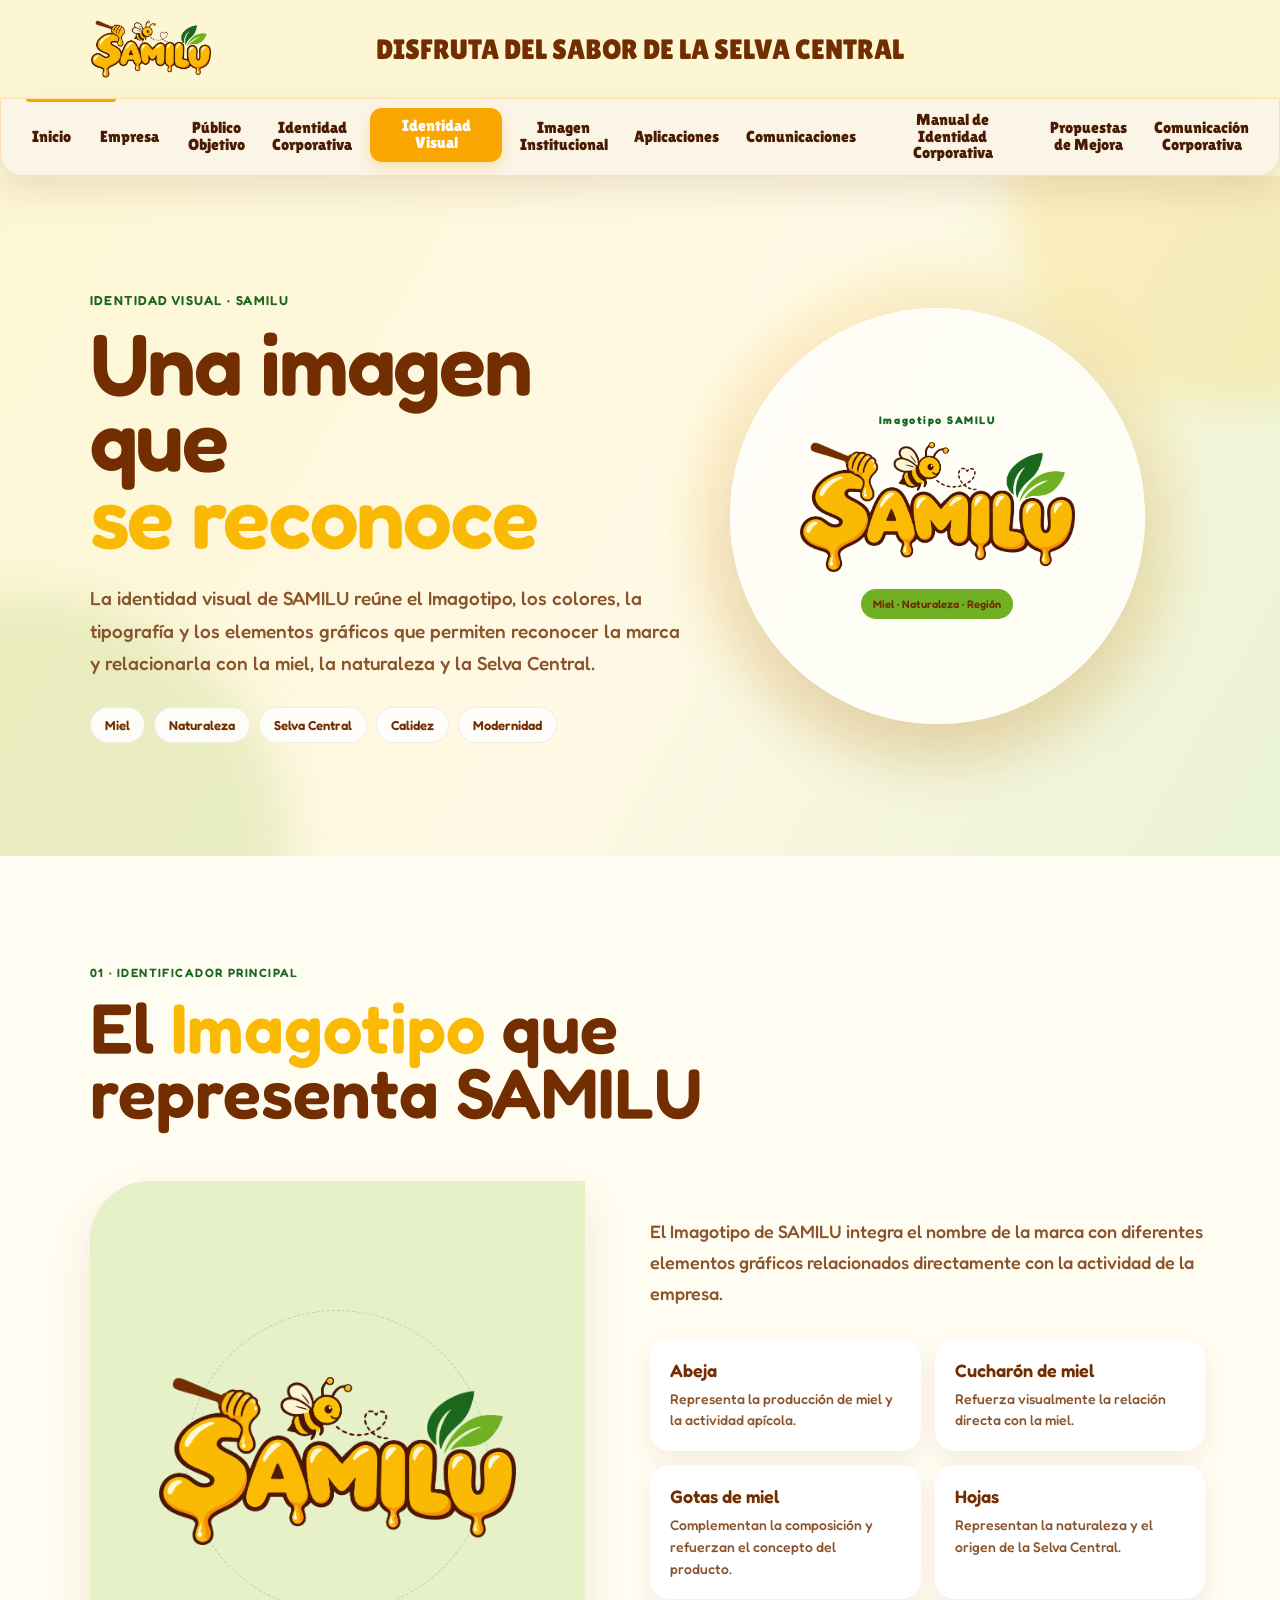
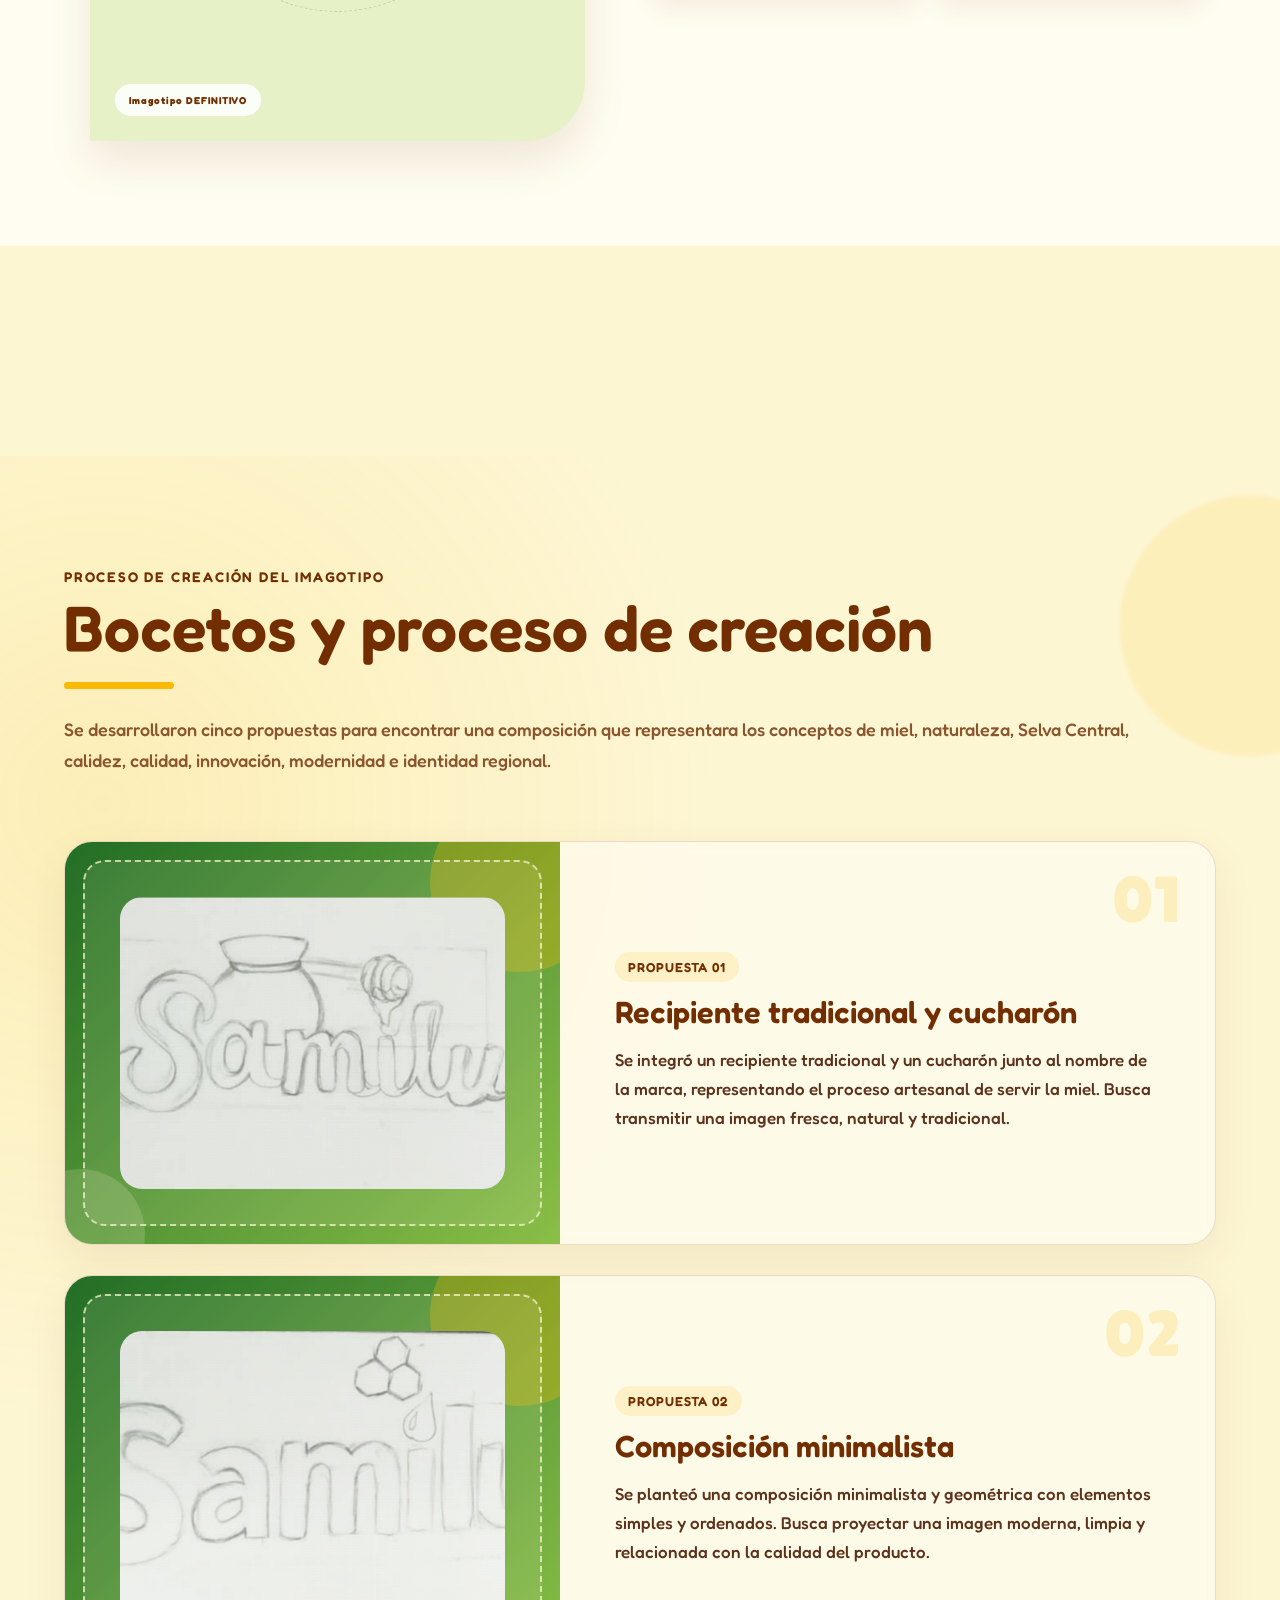
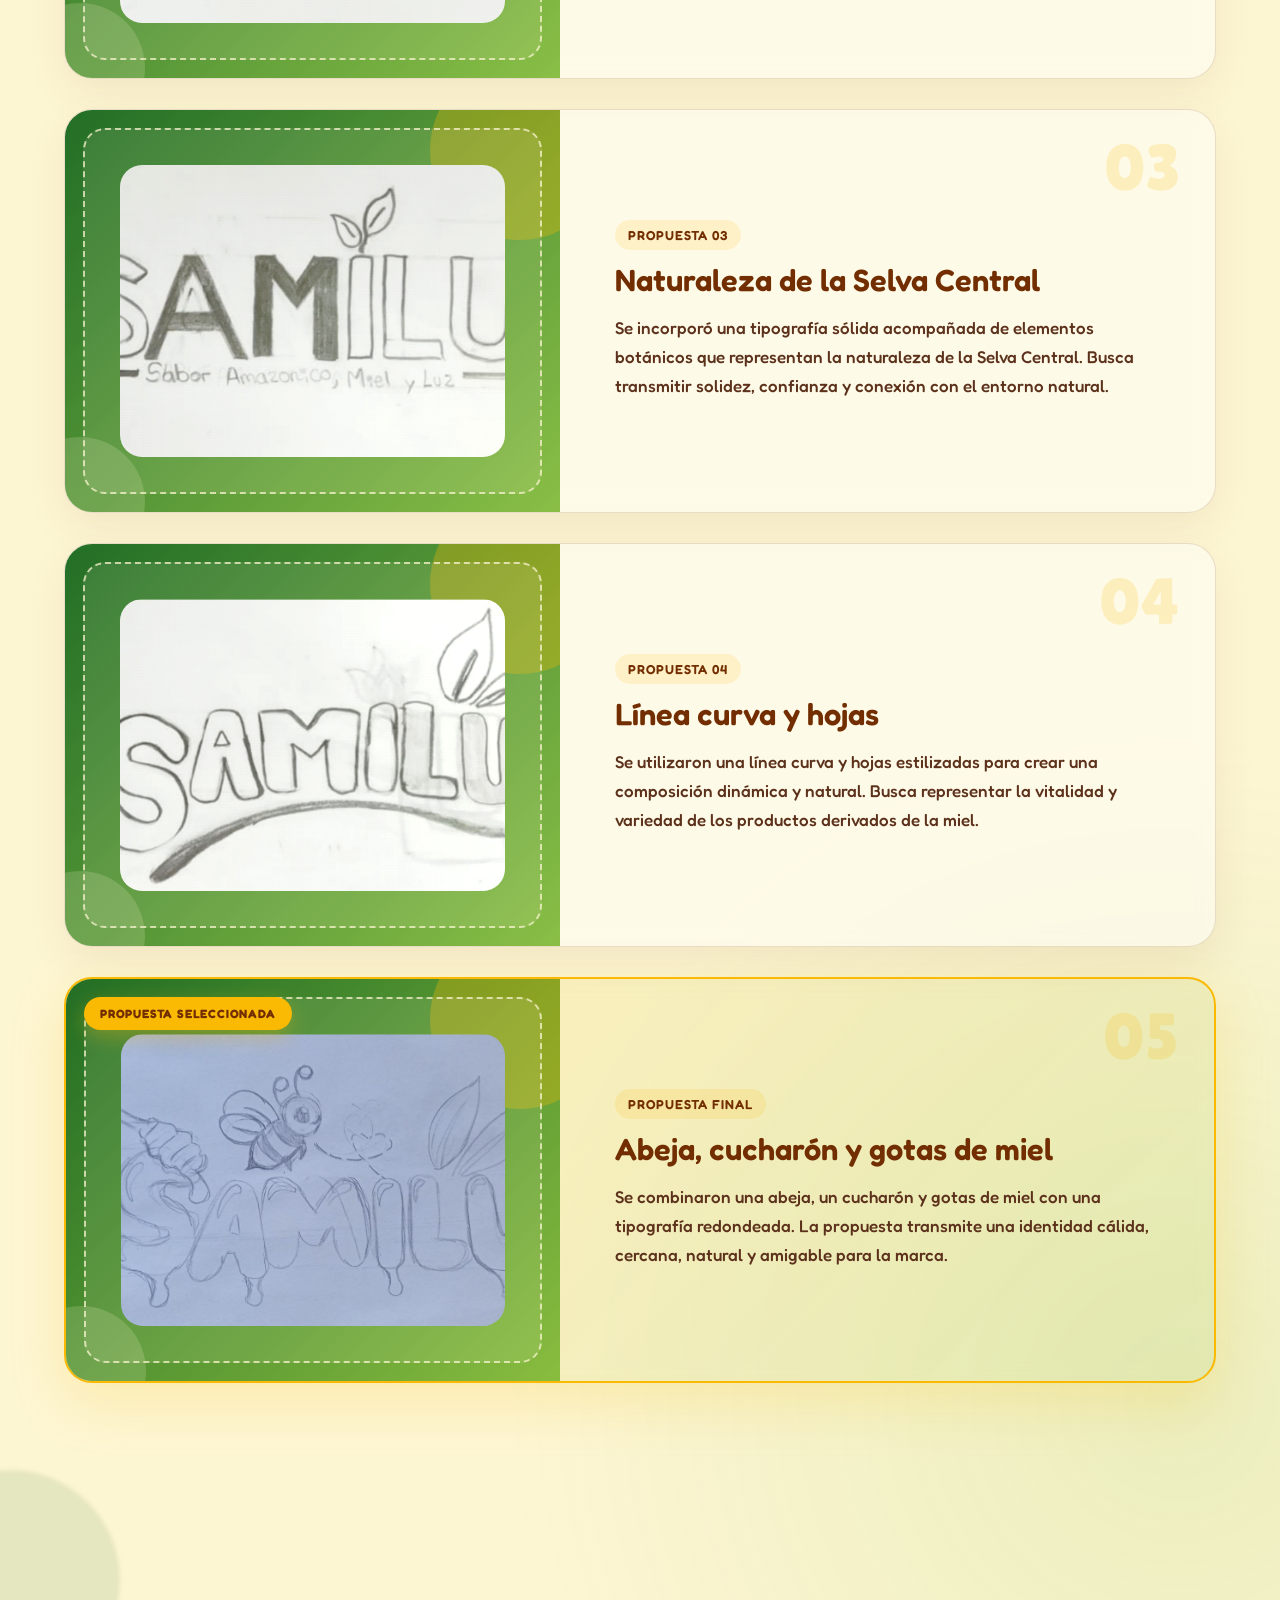
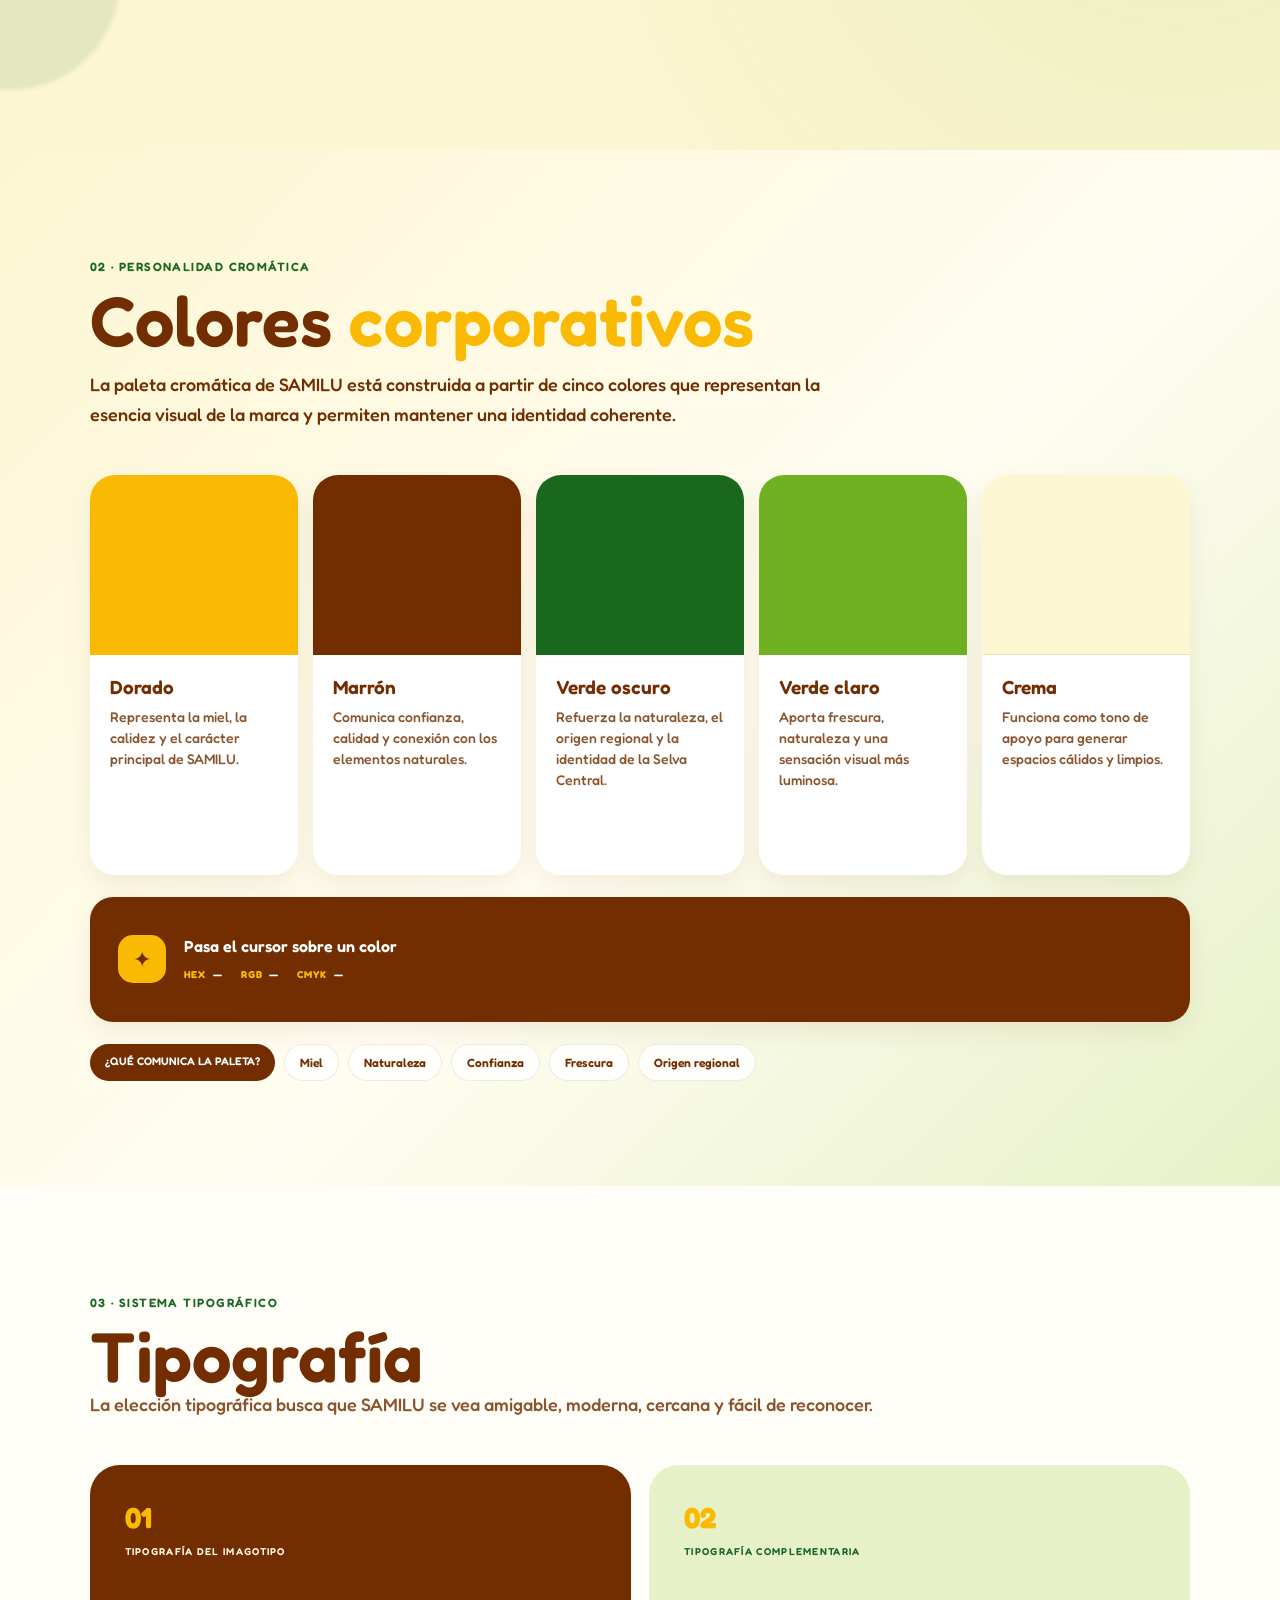
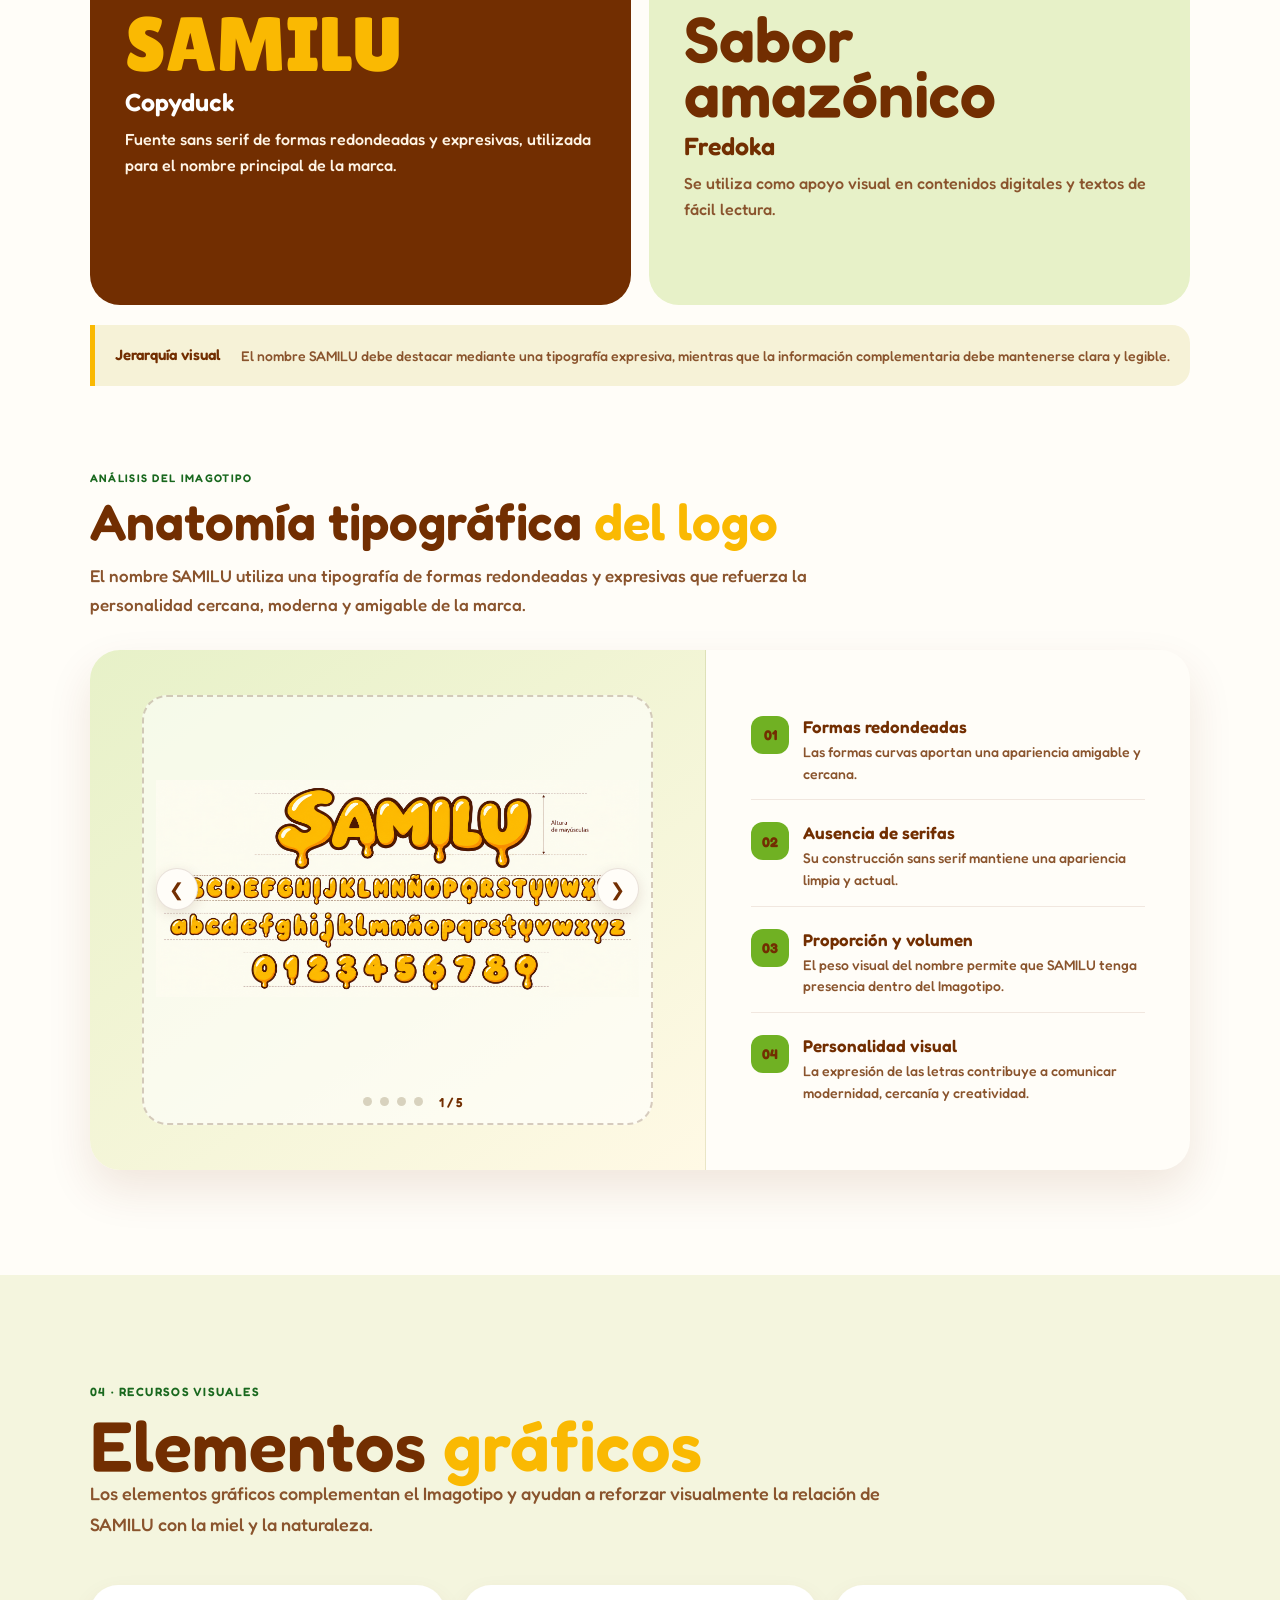
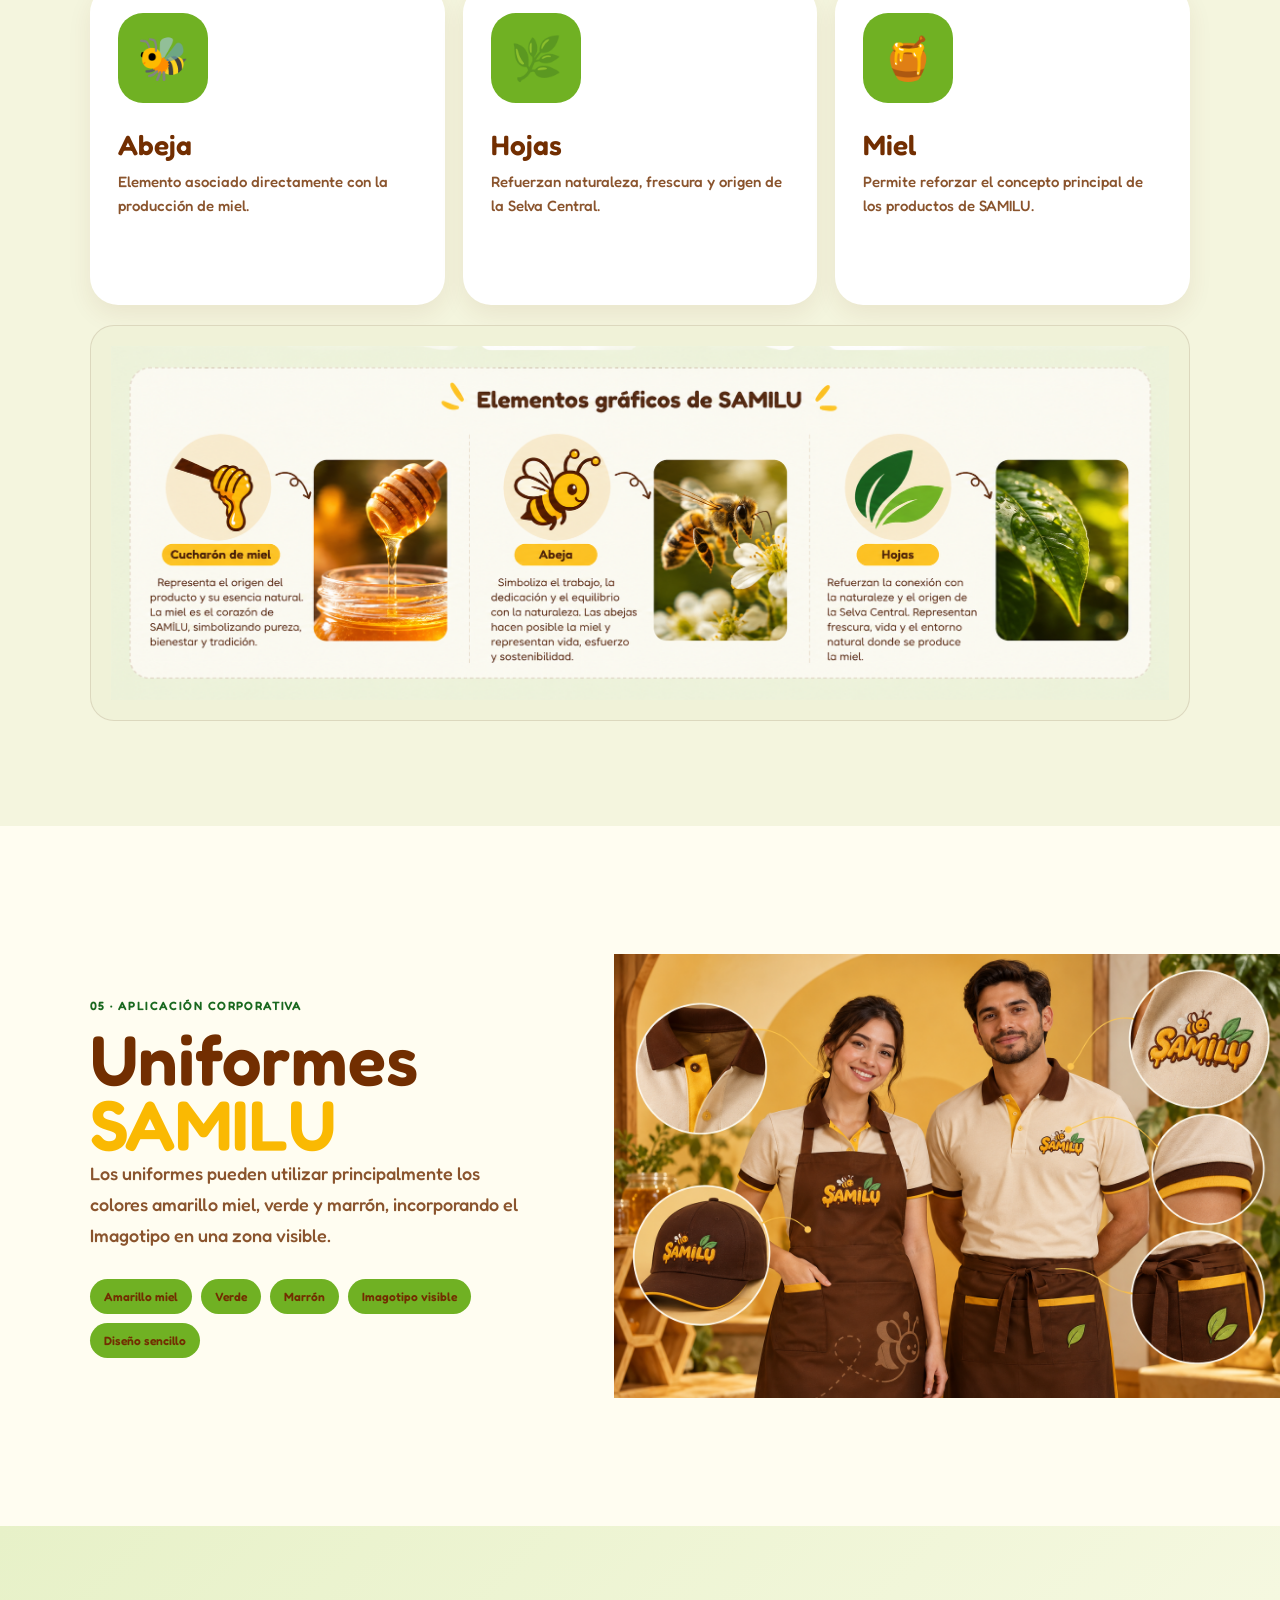
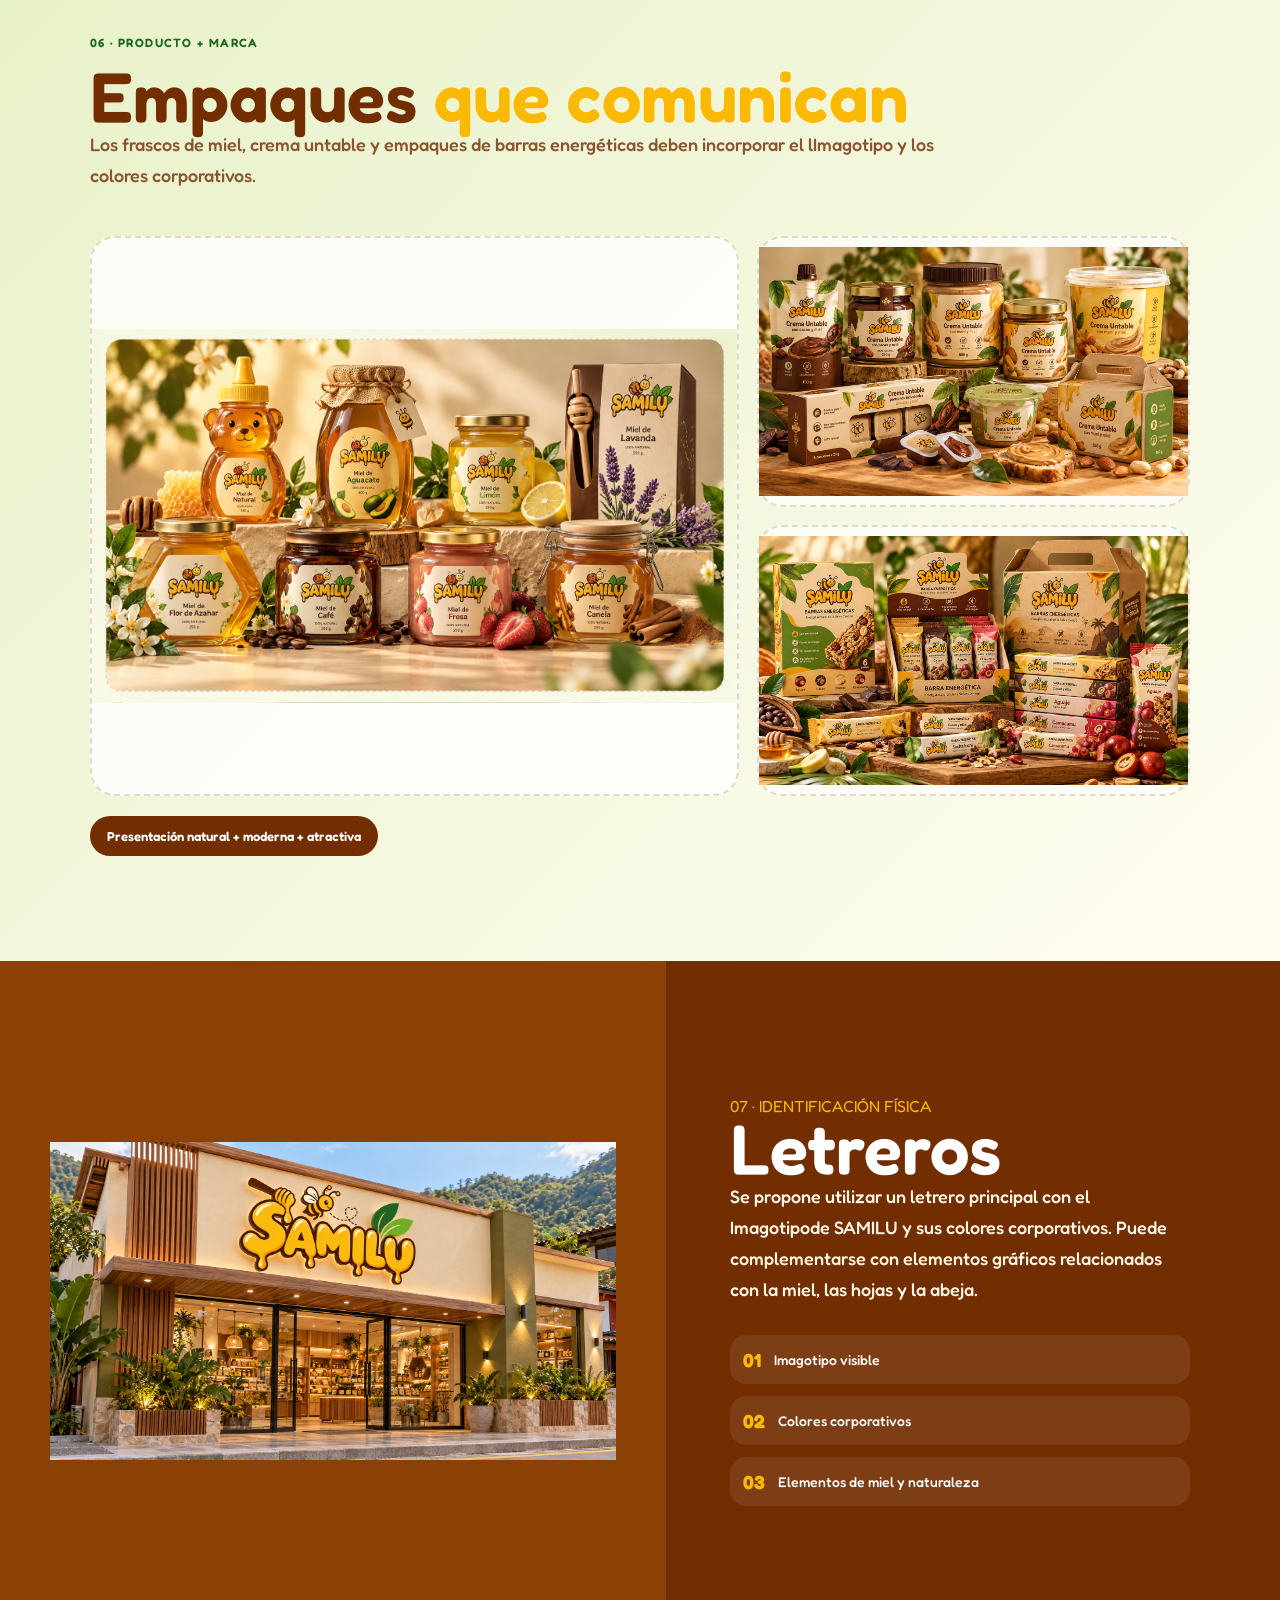
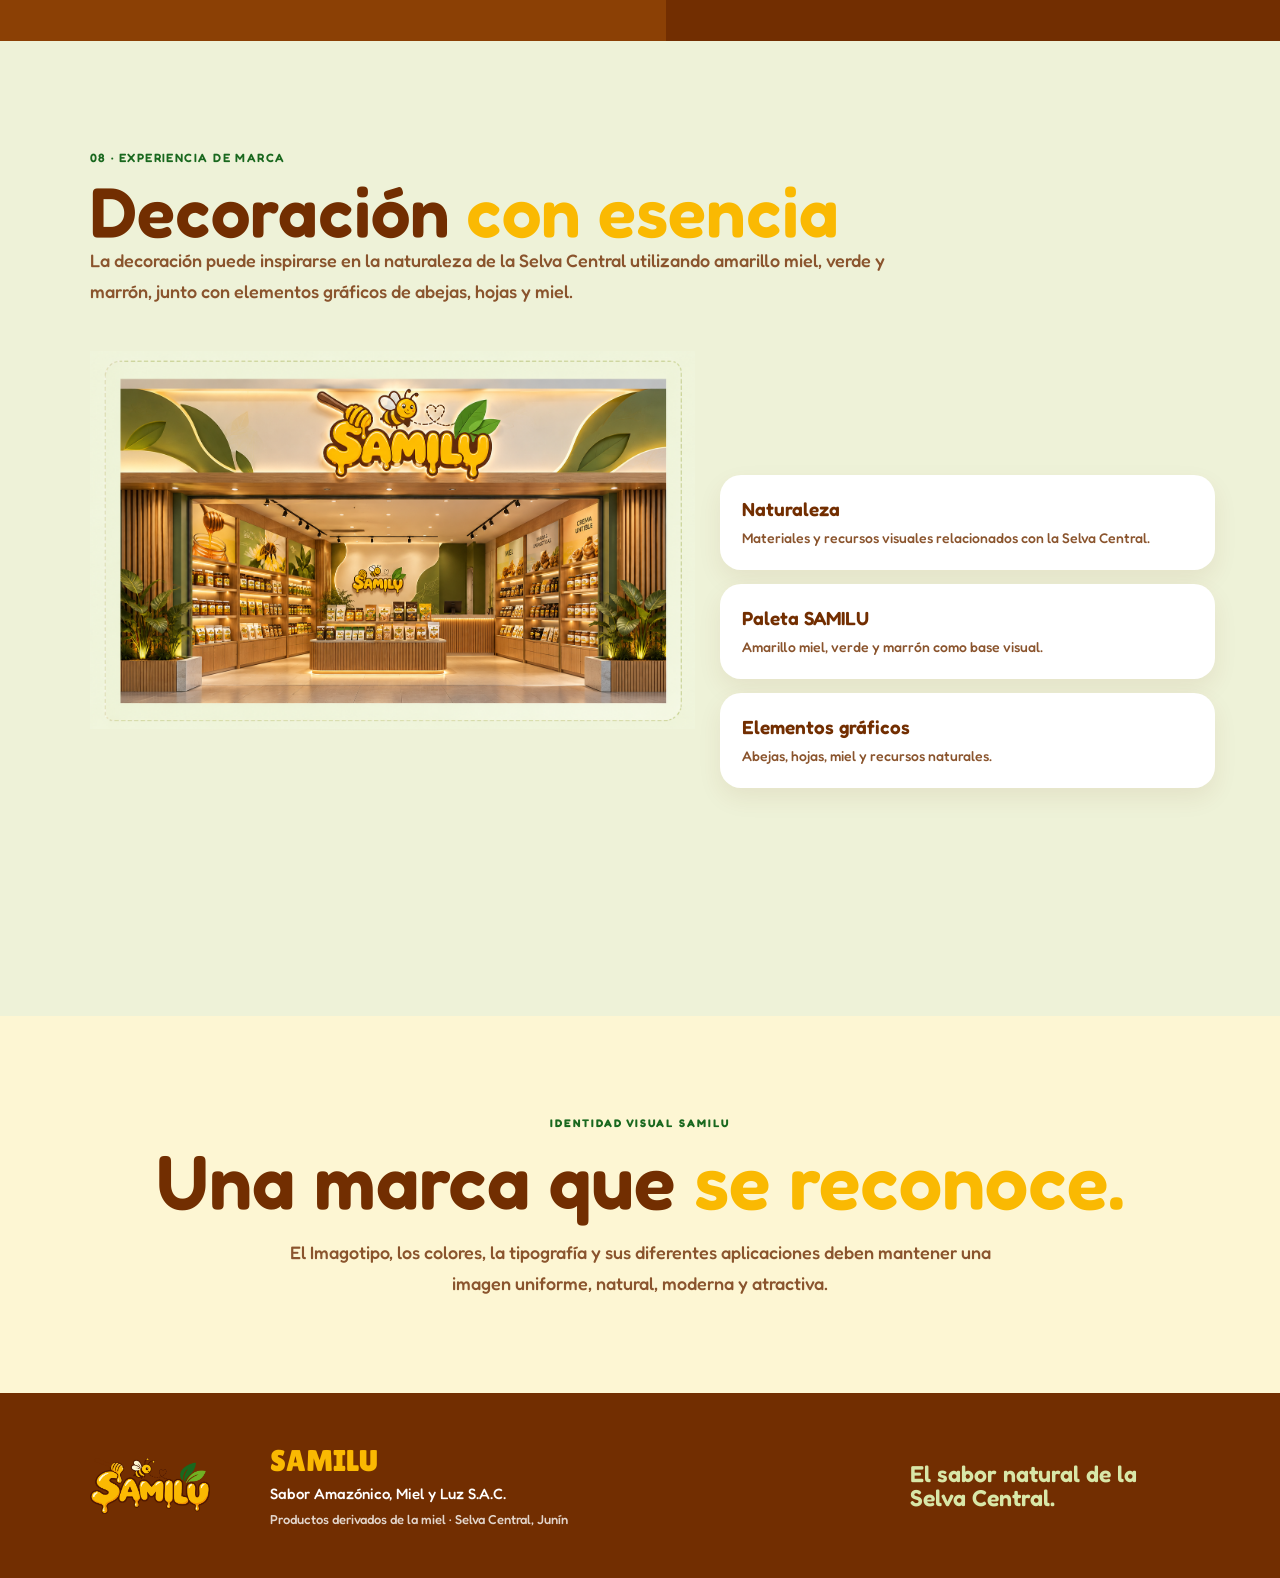
<file: identidad-visual.html>
<!DOCTYPE html>
<html lang="es">

<head>

    <meta charset="UTF-8">
    <meta name="viewport" content="width=device-width, initial-scale=1.0">

    <title>Identidad Visual | SAMILU</title>

    <!-- FUENTES -->
    <link rel="preconnect" href="https://fonts.googleapis.com">
    <link rel="preconnect" href="https://fonts.gstatic.com" crossorigin>

    <link
        href="https://fonts.googleapis.com/css2?family=Fredoka:wght@400;500;600;700&family=Lilita+One&display=swap"
        rel="stylesheet"
    >

    <!-- CSS GENERAL -->
    <link rel="stylesheet" href="estilos.css">

    <!-- CSS DE ESTA PÁGINA -->
    <link rel="stylesheet" href="identidad-visual.css">

</head>


<body data-page="visual">


    <!-- ==========================================================
         HEADER
    =========================================================== -->

    <header class="site-header">

        <div class="brand-area">

            <div class="brand-logo-wrap">

                <img
                    src="img/logo samilu.png"
                    alt="Logo SAMILU"
                    class="brand-logo"
                >

            </div>


            <div class="brand-copy">

                <h1>
                    DISFRUTA DEL SABOR DE LA SELVA CENTRAL
                </h1>

            </div>

        </div>

    </header>



    <!-- ==========================================================
         NAVBAR
         MISMO NAV DE TODAS LAS PÁGINAS
    =========================================================== -->

    <nav class="navbar">


        <!-- INICIO -->

        <div
            class="nav-item"
            data-page="inicio"
        >

            <a
                href="index.html"
                class="nav-link"
            >
                Inicio
            </a>

        </div>



        <!-- EMPRESA -->

        <div
            class="nav-item dropdown-item"
            data-page="empresa"
        >

            <a
                href="empresa.html"
                class="nav-link"
            >
                Empresa
            </a>


            <div class="dropdown-menu">

                <a href="empresa.html#datos">
                    Datos de la empresa
                </a>

                <a href="empresa.html#descripcion">
                    Descripción de la empresa
                </a>

                <a href="empresa.html#mision">
                    Misión
                </a>

                <a href="empresa.html#vision">
                    Visión
                </a>

                <a href="empresa.html#valores">
                    Valores corporativos
                </a>

            </div>

        </div>



        <!-- PÚBLICO OBJETIVO -->

        <div
            class="nav-item dropdown-item"
            data-page="publico"
        >

            <a
                href="publico-objetivo.html"
                class="nav-link"
            >
                Público<br>Objetivo
            </a>


            <div class="dropdown-menu">

                <a href="publico-objetivo.html#segmento">
                    Segmento objetivo
                </a>

                <a href="publico-objetivo.html#edad">
                    Edad
                </a>

                <a href="publico-objetivo.html#ubicacion">
                    Ubicación
                </a>

                <a href="publico-objetivo.html#necesidades">
                    Necesidades
                </a>

                <a href="publico-objetivo.html#caracteristicas">
                    Características
                </a>

            </div>

        </div>



        <!-- IDENTIDAD CORPORATIVA -->

        <div
            class="nav-item dropdown-item"
            data-page="corporativa"
        >

            <a
                href="identidad-corporativa.html"
                class="nav-link"
            >
                Identidad<br>Corporativa
            </a>


            <div class="dropdown-menu">

                <a href="identidad-corporativa.html#imagen-corporativa">
                    ¿Qué es la imagen corporativa?
                </a>

                <a href="identidad-corporativa.html#elementos-identidad">
                    Elementos de identidad
                </a>

                <a href="identidad-corporativa.html#tipos-identidad">
                    Tipos de identidad
                </a>

                <a href="identidad-corporativa.html#identidad-cultural">
                    Identidad cultural
                </a>

                <a href="identidad-corporativa.html#identidad-verbal">
                    Identidad verbal
                </a>

                <a href="identidad-corporativa.html#identidad-corporativa">
                    Identidad corporativa
                </a>

            </div>

        </div>



        <!-- IDENTIDAD VISUAL -->

        <div
            class="nav-item dropdown-item active"
            data-page="visual"
        >

            <a
                href="identidad-visual.html"
                class="nav-link"
            >
                Identidad Visual
            </a>


            <div class="dropdown-menu">

                <a href="identidad-visual.html#Imagotipo">
                    Imagotipo
                </a>
                <a href="identidad-visual.html#bocetos-proceso">
                    Bocetos y proceso de creación
                </a>

                <a href="identidad-visual.html#colores-corporativos">
                    Colores corporativos
                </a>

                <a href="identidad-visual.html#tipografia">
                    Tipografía
                </a>

                <a href="identidad-visual.html#elementos-graficos">
                    Elementos gráficos
                </a>

                <a href="identidad-visual.html#uniformes">
                    Uniformes
                </a>

                <a href="identidad-visual.html#empaques">
                    Empaques
                </a>

                <a href="identidad-visual.html#letreros">
                    Letreros
                </a>

                <a href="identidad-visual.html#decoracion">
                    Decoración
                </a>

            </div>

        </div>



        <!-- IMAGEN INSTITUCIONAL -->

        <div
            class="nav-item dropdown-item"
            data-page="imagen"
        >

            <a
                href="imagen-institucional.html"
                class="nav-link"
            >
                Imagen<br>Institucional
            </a>


            <div class="dropdown-menu">

                <a href="imagen-institucional.html#percepcion-cliente">
                    Percepción del cliente
                </a>

                <a href="imagen-institucional.html#fortalezas">
                    Fortalezas
                </a>

                <a href="imagen-institucional.html#aspectos-mejorar">
                    Aspectos por mejorar
                </a>

                <a href="imagen-institucional.html#dimensiones-imagen">
                    Dimensiones de la imagen
                </a>

                <a href="imagen-institucional.html#componentes-imagen">
                    Componentes de la imagen
                </a>

            </div>

        </div>



        <!-- APLICACIONES -->

        <div
            class="nav-item dropdown-item"
            data-page="aplicaciones"
        >

            <a
                href="aplicaciones.html"
                class="nav-link"
            >
                Aplicaciones
            </a>


            <div class="dropdown-menu">

                <a href="aplicaciones.html#tarjetas">
                    Tarjetas
                </a>

                <a href="aplicaciones.html#vasos-empaques">
                    Vasos y empaques
                </a>

                <a href="aplicaciones.html#uniformes">
                    Uniformes
                </a>

                <a href="aplicaciones.html#afiches">
                    Afiches
                </a>

                <a href="aplicaciones.html#redes-sociales">
                    Redes sociales
                </a>

                <a href="aplicaciones.html#sitio-web">
                    Sitio Web
                </a>

            </div>

        </div>



        <!-- COMUNICACIONES -->

        <div
            class="nav-item dropdown-item"
            data-page="comunicaciones"
        >

            <a
                href="comunicaciones.html"
                class="nav-link"
            >
                Comunicaciones
            </a>


            <div class="dropdown-menu">

                <a href="comunicaciones.html#lenguaje-corporativo">
                    Lenguaje corporativo
                </a>

                <a href="comunicaciones.html#canales-comunicacion">
                    Canales de comunicación
                </a>

                <a href="comunicaciones.html#mensaje-principal">
                    Mensaje principal
                </a>

                <a href="comunicaciones.html#eslogan">
                    Eslogan
                </a>

            </div>

        </div>


<!-- =========================
         MANUAL DE IDENTIDAD
    ========================== -->
    <div class="nav-item dropdown-item" data-page="manual">

        <a href="manual-identidad.html" class="nav-link">
            Manual de Identidad<br>Corporativa
        </a>

        <div class="dropdown-menu">

            <a href="manual-identidad.html#identidad-visual">
                Identidad visual
            </a>

            <a href="manual-identidad.html#identidad-verbal">
                Identidad verbal
            </a>

            <a href="manual-identidad.html#Imagotipo">
                Imagotipo
            </a>

            <a href="manual-identidad.html#estructura-composicion">
                Estructura y composición
            </a>

            <a href="manual-identidad.html#area-proteccion">
                Área de protección
            </a>

            <a href="manual-identidad.html#tipografia">
                Tipografía
            </a>

            <a href="manual-identidad.html#tipografia-principal">
                Tipografía principal
            </a>

            <a href="manual-identidad.html#tipografia-secundaria">
                Tipografía secundaria
            </a>

            <a href="manual-identidad.html#anatomia-tipografia">
                Anatomía de la tipografía
            </a>

            <a href="manual-identidad.html#colores">
                Colores
            </a>

            <a href="manual-identidad.html#colores-institucionales">
                Colores institucionales
            </a>

            <a href="manual-identidad.html#colores-secundarios">
                Colores secundarios
            </a>

            <a href="manual-identidad.html#colores-complementarios">
                Colores complementarios
            </a>

            <a href="manual-identidad.html#positivo-negativo">
                Positivo y negativo
            </a>

            <a href="manual-identidad.html#escala-grises">
                Escala de grises y alto contraste
            </a>

            <a href="manual-identidad.html#usabilidad">
                Usabilidad
            </a>

            <a href="manual-identidad.html#variaciones-tamano">
                Variaciones mínimas de tamaño
            </a>

            <a href="manual-identidad.html#fondos-composicion">
                Fondos y elementos de composición
            </a>

        </div>

    </div>

        <!-- PROPUESTAS -->

        <div
            class="nav-item dropdown-item"
            data-page="propuestas"
        >

            <a
                href="propuestas-mejora.html"
                class="nav-link"
            >
                Propuestas<br>de Mejora
            </a>


            <div class="dropdown-menu">

                <a href="propuestas-mejora.html#estandarizacion">
                    Estandarización de la marca
                </a>

                <a href="propuestas-mejora.html#material-publicitario">
                    Material publicitario
                </a>

                <a href="propuestas-mejora.html#colores-tipografias">
                    Colores y tipografías
                </a>

                <a href="propuestas-mejora.html#redes-sociales">
                    Redes sociales
                </a>

            </div>

        </div>
         <!-- NUEVO MENÚ DIRECTO: SIN SUBMENÚ -->
        <div class="nav-item" data-page="comunicacion">
            <a href="comunicación corporativa.html" class="nav-link">Comunicación<br>Corporativa</a>
        </div>

    </nav>
 

    <!-- ==========================================================
         CONTENIDO
    =========================================================== -->

    <main>


        <!-- ======================================================
             HERO
        ======================================================= -->

        <section class="visual-hero">

            <div class="visual-hero-content">

                <span class="visual-kicker">
                    IDENTIDAD VISUAL · SAMILU
                </span>

                <h2>
                    Una imagen que
                    <span>se reconoce</span>
                </h2>

                <p>
                    La identidad visual de SAMILU reúne el Imagotipo,
                    los colores, la tipografía y los elementos gráficos
                    que permiten reconocer la marca y relacionarla
                    con la miel, la naturaleza y la Selva Central.
                </p>

                <div class="hero-keywords">

                    <span>Miel</span>
                    <span>Naturaleza</span>
                    <span>Selva Central</span>
                    <span>Calidez</span>
                    <span>Modernidad</span>

                </div>

            </div>


            <div class="visual-hero-logo">

                <div class="hero-logo-glow"></div>

                <div class="logo-display">

                    <small>
                        Imagotipo SAMILU
                    </small>

                    <img
                        src="img/logo samilu.png"
                        alt="Imagotipo SAMILU"
                    >

                    <strong>
                        Miel · Naturaleza · Región
                    </strong>

                </div>

            </div>

        </section>



        <!-- ======================================================
             01 Imagotipo
        ======================================================= -->

        <section
            id="lImagotipo"
            class="visual-section logo-section"
        >

            <div class="section-title-block">

                <span>
                    01 · IDENTIFICADOR PRINCIPAL
                </span>

                <h2>
                    El <em>Imagotipo</em>
                    que representa SAMILU
                </h2>

            </div>


            <div class="logo-content-grid">

                <div class="logo-image-area">

                    <div class="image-placeholder">

                        <img
                            src="img/logo samilu.png"
                            alt="Logo SAMILU"
                        >

                    </div>

                    <span>
                        Imagotipo DEFINITIVO
                    </span>

                </div>


                <div class="logo-text-area">

                    <p>
                        El Imagotipo de SAMILU integra el nombre de la marca
                        con diferentes elementos gráficos relacionados
                        directamente con la actividad de la empresa.
                    </p>

                    <div class="logo-elements">

                        <article>
                            <strong>Abeja</strong>
                            <span>
                                Representa la producción de miel
                                y la actividad apícola.
                            </span>
                        </article>


                        <article>
                            <strong>Cucharón de miel</strong>
                            <span>
                                Refuerza visualmente la relación
                                directa con la miel.
                            </span>
                        </article>


                        <article>
                            <strong>Gotas de miel</strong>
                            <span>
                                Complementan la composición y
                                refuerzan el concepto del producto.
                            </span>
                        </article>


                        <article>
                            <strong>Hojas</strong>
                            <span>
                                Representan la naturaleza y
                                el origen de la Selva Central.
                            </span>
                        </article>

                    </div>

                </div>

            </div>

        </section>



        <section id="Imagotipo" class="visual-section">
    <!-- Imagotipo -->
</section>

<!-- ======================================================
             02 BOCETOS Y PROCESO DE CREACIÓN
        ======================================================= -->

        <section
            id="bocetos-proceso"
            class="visual-section sketches-section"
        >


            <div class="sketches-heading">

                <span>
                    PROCESO DE CREACIÓN DEL IMAGOTIPO
                </span>


                <h2>
                    Bocetos y proceso de creación
                </h2>


                <p class="sketches-intro">
                    Se desarrollaron cinco propuestas para encontrar una
                    composición que representara los conceptos de miel,
                    naturaleza, Selva Central, calidez, calidad, innovación,
                    modernidad e identidad regional.
                </p>

            </div>



            <div class="sketches-grid">


                <!-- ==================================================
                     PROPUESTA 01
                =================================================== -->

                <article class="sketch-card">


                    <div class="sketch-image-box">

                        <div class="sketch-placeholder">

                            <!-- 📌 SOLO CAMBIA ESTA RUTA -->

                            <img
                                src="img/bo 1.png"
                                alt="Boceto 01 del Imagotipo SAMILU"
                            >

                        </div>

                    </div>


                    <div class="sketch-content">

                        <span class="sketch-number">
                            01
                        </span>

                        <span class="sketch-label">
                            PROPUESTA 01
                        </span>

                        <h3>
                            Recipiente tradicional y cucharón
                        </h3>

                        <p>
                            Se integró un recipiente tradicional y un
                            cucharón junto al nombre de la marca,
                            representando el proceso artesanal de servir
                            la miel. Busca transmitir una imagen fresca,
                            natural y tradicional.
                        </p>

                    </div>

                </article>



                <!-- ==================================================
                     PROPUESTA 02
                =================================================== -->

                <article class="sketch-card">


                    <div class="sketch-image-box">

                        <div class="sketch-placeholder">

                            <!-- 📌 SOLO CAMBIA ESTA RUTA -->

                            <img
                                src="img/bo 2.png"
                                alt="Boceto 02 del Imagotipo SAMILU"
                            >

                        </div>

                    </div>


                    <div class="sketch-content">

                        <span class="sketch-number">
                            02
                        </span>

                        <span class="sketch-label">
                            PROPUESTA 02
                        </span>

                        <h3>
                            Composición minimalista
                        </h3>

                        <p>
                            Se planteó una composición minimalista y
                            geométrica con elementos simples y ordenados.
                            Busca proyectar una imagen moderna, limpia
                            y relacionada con la calidad del producto.
                        </p>

                    </div>

                </article>



                <!-- ==================================================
                     PROPUESTA 03
                =================================================== -->

                <article class="sketch-card">


                    <div class="sketch-image-box">

                        <div class="sketch-placeholder">

                            <!-- 📌 SOLO CAMBIA ESTA RUTA -->

                            <img
                                src="img/boc 3.png"
                                alt="Boceto 03 del Imagotipo SAMILU"
                            >

                        </div>

                    </div>


                    <div class="sketch-content">

                        <span class="sketch-number">
                            03
                        </span>

                        <span class="sketch-label">
                            PROPUESTA 03
                        </span>

                        <h3>
                            Naturaleza de la Selva Central
                        </h3>

                        <p>
                            Se incorporó una tipografía sólida acompañada
                            de elementos botánicos que representan la
                            naturaleza de la Selva Central. Busca
                            transmitir solidez, confianza y conexión
                            con el entorno natural.
                        </p>

                    </div>

                </article>



                <!-- ==================================================
                     PROPUESTA 04
                =================================================== -->

                <article class="sketch-card">


                    <div class="sketch-image-box">

                        <div class="sketch-placeholder">

                            <!-- 📌 SOLO CAMBIA ESTA RUTA -->

                            <img
                                src="img/boc 4.png"
                                alt="Boceto 04 del Imagotipo SAMILU"
                            >

                        </div>

                    </div>


                    <div class="sketch-content">

                        <span class="sketch-number">
                            04
                        </span>

                        <span class="sketch-label">
                            PROPUESTA 04
                        </span>

                        <h3>
                            Línea curva y hojas
                        </h3>

                        <p>
                            Se utilizaron una línea curva y hojas
                            estilizadas para crear una composición
                            dinámica y natural. Busca representar la
                            vitalidad y variedad de los productos
                            derivados de la miel.
                        </p>

                    </div>

                </article>



                <!-- ==================================================
                     PROPUESTA 05 — SELECCIONADA
                =================================================== -->

                <article class="sketch-card selected">


                    <div class="sketch-image-box">


                        <div class="selected-badge">
                            PROPUESTA SELECCIONADA
                        </div>


                        <div class="sketch-placeholder">

                            <!-- 📌 SOLO CAMBIA ESTA RUTA -->

                            <img
                                src="img/bo 5.png"
                                alt="Propuesta seleccionada del Imagotipo SAMILU"
                            >

                        </div>

                    </div>


                    <div class="sketch-content">

                        <span class="sketch-number">
                            05
                        </span>

                        <span class="sketch-label">
                            PROPUESTA FINAL
                        </span>

                        <h3>
                            Abeja, cucharón y gotas de miel
                        </h3>

                        <p>
                            Se combinaron una abeja, un cucharón y gotas
                            de miel con una tipografía redondeada. La
                            propuesta transmite una identidad cálida,
                            cercana, natural y amigable para la marca.
                        </p>

                    </div>

                </article>


            </div>



            <!-- ==================================================
                 RESUMEN DEL PROCESO
            =================================================== -->

            <div class="selection-summary">

                <span>
                    PROCESO
                </span>

                <strong>
                    01 → 02 → 03 → 04 → 05 ✓
                </strong>

                <p>
                    La quinta propuesta fue seleccionada como identidad
                    final de SAMILU.
                </p>

            </div>


        </section>
        <!-- ======================================================
     02 COLORES CORPORATIVOS
======================================================= -->

<section
    id="colores-corporativos"
    class="visual-section colors-section"
>

    <div class="colors-heading">

        <span>
            02 · PERSONALIDAD CROMÁTICA
        </span>

        <h2>
            Colores
            <em>corporativos</em>
        </h2>

        <p>
            La paleta cromática de SAMILU está construida a partir
            de cinco colores que representan la esencia visual de
            la marca y permiten mantener una identidad coherente.
        </p>

    </div>


    <!-- ==================================================
         PALETA INTERACTIVA
    =================================================== -->

    <div class="color-system">


        <!-- DORADO -->

        <article
            class="color-card"
            data-color="gold"
        >

            <div class="color-swatch gold-swatch"></div>


            <div class="color-info">

                <strong>
                    Dorado
                </strong>

                <span>
                    Representa la miel, la calidez y el
                    carácter principal de SAMILU.
                </span>

            </div>


            <!-- CÓDIGOS -->

            <div class="color-codes">

                <div>
                    <small>HEX</small>
                    <strong>#FAB902</strong>
                </div>

                <div>
                    <small>RGB</small>
                    <strong>250 · 180 · 2</strong>
                </div>

                <div>
                    <small>CMYK</small>
                    <strong>2 · 30 · 100 · 0</strong>
                </div>

            </div>

        </article>



        <!-- MARRÓN -->

        <article
            class="color-card"
            data-color="brown"
        >

            <div class="color-swatch brown-swatch"></div>


            <div class="color-info">

                <strong>
                    Marrón
                </strong>

                <span>
                    Comunica confianza, calidad y conexión
                    con los elementos naturales.
                </span>

            </div>


            <div class="color-codes">

                <div>
                    <small>HEX</small>
                    <strong>#722E01</strong>
                </div>

                <div>
                    <small>RGB</small>
                    <strong>114 · 46 · 1</strong>
                </div>

                <div>
                    <small>CMYK</small>
                    <strong>37 · 80 · 100 · 52</strong>
                </div>

            </div>

        </article>



        <!-- VERDE OSCURO -->

        <article
            class="color-card"
            data-color="green-dark"
        >

            <div class="color-swatch dark-green-swatch"></div>


            <div class="color-info">

                <strong>
                    Verde oscuro
                </strong>

                <span>
                    Refuerza la naturaleza, el origen regional
                    y la identidad de la Selva Central.
                </span>

            </div>


            <div class="color-codes">

                <div>
                    <small>HEX</small>
                    <strong>#19681E</strong>
                </div>

                <div>
                    <small>RGB</small>
                    <strong>25 · 104 · 30</strong>
                </div>

                <div>
                    <small>CMYK</small>
                    <strong>89 · 35 · 100 · 31</strong>
                </div>

            </div>

        </article>



        <!-- VERDE CLARO -->

        <article
            class="color-card"
            data-color="green-light"
        >

            <div class="color-swatch light-green-swatch"></div>


            <div class="color-info">

                <strong>
                    Verde claro
                </strong>

                <span>
                    Aporta frescura, naturaleza y una sensación
                    visual más luminosa.
                </span>

            </div>


            <div class="color-codes">

                <div>
                    <small>HEX</small>
                    <strong>#70B123</strong>
                </div>

                <div>
                    <small>RGB</small>
                    <strong>112 · 177 · 35</strong>
                </div>

                <div>
                    <small>CMYK</small>
                    <strong>64 · 7 · 100 · 0</strong>
                </div>

            </div>

        </article>



        <!-- CREMA -->

        <article
            class="color-card"
            data-color="cream"
        >

            <div class="color-swatch cream-swatch"></div>


            <div class="color-info">

                <strong>
                    Crema
                </strong>

                <span>
                    Funciona como tono de apoyo para generar
                    espacios cálidos y limpios.
                </span>

            </div>


            <div class="color-codes">

                <div>
                    <small>HEX</small>
                    <strong>#FDF6D3</strong>
                </div>

                <div>
                    <small>RGB</small>
                    <strong>253 · 246 · 211</strong>
                </div>

                <div>
                    <small>CMYK</small>
                    <strong>1 · 1 · 20 · 0</strong>
                </div>

            </div>

        </article>

    </div>



    <!-- ==================================================
         INFORMACIÓN AL PASAR EL PUNTERO
    =================================================== -->

    <div
        class="color-detail"
        id="colorDetail"
    >

        <div class="detail-icon">
            ✦
        </div>


        <div class="detail-content">

            <span id="detailColorName">
                Pasa el cursor sobre un color
            </span>

            <div class="detail-values">

                <div>
                    <small>HEX</small>
                    <strong id="detailHex">—</strong>
                </div>

                <div>
                    <small>RGB</small>
                    <strong id="detailRgb">—</strong>
                </div>

                <div>
                    <small>CMYK</small>
                    <strong id="detailCmyk">—</strong>
                </div>

            </div>

        </div>

    </div>



    <div class="color-meaning">

        <div class="meaning-label">
            ¿QUÉ COMUNICA LA PALETA?
        </div>

        <div class="meaning-line">
            Miel
        </div>

        <div class="meaning-line">
            Naturaleza
        </div>

        <div class="meaning-line">
            Confianza
        </div>

        <div class="meaning-line">
            Frescura
        </div>

        <div class="meaning-line">
            Origen regional
        </div>

    </div>

</section>

        <!-- ======================================================
             03 TIPOGRAFÍA
        ======================================================= -->

        <section
            id="tipografia"
            class="visual-section typography-section"
        >

            <div class="typography-header">

                <span>
                    03 · SISTEMA TIPOGRÁFICO
                </span>

                <h2>
                    Tipografía
                </h2>

                <p>
                    La elección tipográfica busca que SAMILU se vea
                    amigable, moderna, cercana y fácil de reconocer.
                </p>

            </div>


            <div class="type-showcase">

                <div class="type-primary">

                    <div class="type-number">
                        01
                    </div>

                    <small>
                        TIPOGRAFÍA DEL IMAGOTIPO
                    </small>

                    <div class="font-display">
                        SAMILU
                    </div>

                    <h3>
                        Copyduck
                    </h3>

                    <p>
                        Fuente sans serif de formas redondeadas
                        y expresivas, utilizada para el nombre
                        principal de la marca.
                    </p>

                </div>


                <div class="type-secondary">

                    <div class="type-number">
                        02
                    </div>

                    <small>
                        TIPOGRAFÍA COMPLEMENTARIA
                    </small>

                    <div class="font-display secondary">
                        Sabor amazónico
                    </div>

                    <h3>
                        Fredoka
                    </h3>

                    <p>
                        Se utiliza como apoyo visual en contenidos
                        digitales y textos de fácil lectura.
                    </p>

                </div>

            </div>


            <div class="type-note">

                <strong>
                    Jerarquía visual
                </strong>

                <span>
                    El nombre SAMILU debe destacar mediante una
                    tipografía expresiva, mientras que la información
                    complementaria debe mantenerse clara y legible.
                </span>

            </div>
            <!-- ======================================================
     ANATOMÍA TIPOGRÁFICA DEL LOGO
======================================================= -->

<section class="anatomy-section">

    <div class="anatomy-header">

        <span>
            ANÁLISIS DEL IMAGOTIPO
        </span>

        <h3>
            Anatomía tipográfica
            <em>del logo</em>
        </h3>

        <p>
            El nombre SAMILU utiliza una tipografía de formas
            redondeadas y expresivas que refuerza la personalidad
            cercana, moderna y amigable de la marca.
        </p>

    </div>


    <div class="anatomy-card">

        
<!-- CUADRO PARA EL CARRUSEL DE 6 IMÁGENES -->

<div class="anatomy-image-box">

    <div class="anatomy-carousel">

        <!-- VISOR DE IMÁGENES -->

        <div class="anatomy-slide" id="anatomySlide">

            <img
                id="anatomySlideImage"
                src=""
                alt="Anatomía tipográfica del logo SAMILU"
            >

            <!-- MENSAJE INICIAL O DE ERROR -->

            <div
                class="anatomy-placeholder anatomy-carousel-placeholder"
                id="anatomyCarouselPlaceholder"
            >

                <span>＋</span>

                <strong id="anatomyPlaceholderTitle">
                    Anatomía tipográfica del logo
                </strong>

                <small id="anatomyPlaceholderMessage">
                    Configura las seis imágenes en el JavaScript.
                </small>

            </div>

            <!-- FLECHA PARA RETROCEDER -->

            <button
                type="button"
                class="anatomy-arrow anatomy-prev"
                id="anatomyPrev"
                aria-label="Imagen anterior"
            >
                &#10094;
            </button>

            <!-- FLECHA PARA AVANZAR -->

            <button
                type="button"
                class="anatomy-arrow anatomy-next"
                id="anatomyNext"
                aria-label="Imagen siguiente"
            >
                &#10095;
            </button>

        </div>

        <!-- INDICADORES Y CONTADOR -->

        <div class="anatomy-controls">

            <div
                class="anatomy-dots"
                id="anatomyDots"
            ></div>

            <span
                class="anatomy-counter"
                id="anatomyCounter"
                aria-live="polite"
            >1 / 6</span>

        </div>

    </div>

</div>


        <!-- INFORMACIÓN -->

        <div class="anatomy-info">

            <div class="anatomy-item">

                <span>01</span>

                <div>

                    <strong>
                        Formas redondeadas
                    </strong>

                    <p>
                        Las formas curvas aportan una apariencia
                        amigable y cercana.
                    </p>

                </div>

            </div>


            <div class="anatomy-item">

                <span>02</span>

                <div>

                    <strong>
                        Ausencia de serifas
                    </strong>

                    <p>
                        Su construcción sans serif mantiene una
                        apariencia limpia y actual.
                    </p>

                </div>

            </div>


            <div class="anatomy-item">

                <span>03</span>

                <div>

                    <strong>
                        Proporción y volumen
                    </strong>

                    <p>
                        El peso visual del nombre permite que
                        SAMILU tenga presencia dentro del Imagotipo.
                    </p>

                </div>

            </div>


            <div class="anatomy-item">

                <span>04</span>

                <div>

                    <strong>
                        Personalidad visual
                    </strong>

                    <p>
                        La expresión de las letras contribuye a
                        comunicar modernidad, cercanía y creatividad.
                    </p>

                </div>

            </div>

        </div>

    </div>

</section>

        </section>



        <!-- ======================================================
             04 ELEMENTOS GRÁFICOS
        ======================================================= -->

        <section
            id="elementos-graficos"
            class="visual-section graphic-section"
        >

            <div class="graphic-intro">

                <span>
                    04 · RECURSOS VISUALES
                </span>

                <h2>
                    Elementos
                    <em>gráficos</em>
                </h2>

                <p>
                    Los elementos gráficos complementan el Imagotipo
                    y ayudan a reforzar visualmente la relación
                    de SAMILU con la miel y la naturaleza.
                </p>

            </div>


            <div class="graphic-grid">

                <article class="graphic-card graphic-bee">

                    <div class="graphic-placeholder">
                        🐝
                    </div>

                    <h3>
                        Abeja
                    </h3>

                    <p>
                        Elemento asociado directamente con
                        la producción de miel.
                    </p>

                </article>


                <article class="graphic-card graphic-leaf">

                    <div class="graphic-placeholder">
                        🌿
                    </div>

                    <h3>
                        Hojas
                    </h3>

                    <p>
                        Refuerzan naturaleza, frescura y
                        origen de la Selva Central.
                    </p>

                </article>


                <article class="graphic-card graphic-honey">

                    <div class="graphic-placeholder">
                        🍯
                    </div>

                    <h3>
                        Miel
                    </h3>

                    <p>
                        Permite reforzar el concepto principal
                        de los productos de SAMILU.
                    </p>

                </article>

            </div>


            
<!-- ESPACIO PARA LA IMAGEN DE LOS ELEMENTOS GRÁFICOS -->

<div class="graphic-image-slot">

    <img
        class="graphic-main-image"
        src="img/elementos.png"
        alt="Composición gráfica de los elementos visuales de SAMILU"
    >

</div>

        </section>



        <!-- ======================================================
             05 UNIFORMES
        ======================================================= -->

        <section
            id="uniformes"
            class="visual-section application-section uniform-section"
        >

            <div class="application-copy">

                <span>
                    05 · APLICACIÓN CORPORATIVA
                </span>

                <h2>
                    Uniformes
                    <em>SAMILU</em>
                </h2>

                <p>
                    Los uniformes pueden utilizar principalmente
                    los colores amarillo miel, verde y marrón,
                    incorporando el Imagotipo en una zona visible.
                </p>

                <div class="application-points">

                    <span>
                        Amarillo miel
                    </span>

                    <span>
                        Verde
                    </span>

                    <span>
                        Marrón
                    </span>

                    <span>
                       Imagotipo visible
                    </span>

                    <span>
                        Diseño sencillo
                    </span>

                </div>

            </div>


            
<!-- IMAGEN DE UNIFORMES SAMILU -->

<img
    class="uniform-image"
    src="img/uniformes.png"
    alt="Propuesta de uniformes corporativos de SAMILU"
>


            </div>

        </section>



        
<!-- ======================================================
     06 EMPAQUES
======================================================= -->

<section
    id="empaques"
    class="visual-section packaging-section"
>

    <!-- ENCABEZADO -->

    <div class="packaging-heading">

        <span>
            06 · PRODUCTO + MARCA
        </span>

        <h2>
            Empaques
            <em>que comunican</em>
        </h2>

        <p>
            Los frascos de miel, crema untable y empaques
            de barras energéticas deben incorporar el
            lImagotipo y los colores corporativos.
        </p>

    </div>


    <!-- GALERÍA DE EMPAQUES -->

    <div class="packaging-grid">

        <!-- 01 · FRASCOS DE MIEL -->

        <div class="package-placeholder large">

            <img
                class="package-image"
                src="img/miel.png"
                alt="Presentación de los frascos de miel SAMILU"
                loading="lazy"
            >

        </div>


        <!-- EMPAQUES SECUNDARIOS -->

        <div class="package-column">

            <!-- 02 · CREMA UNTABLE -->

            <div class="package-placeholder">

                <img
                    class="package-image"
                    src="img/crema.png"
                    alt="Empaque de crema untable SAMILU"
                    loading="lazy"
                >

            </div>


            <!-- 03 · BARRAS ENERGÉTICAS -->

            <div class="package-placeholder">

                <img
                    class="package-image"
                    src="img/barras 2.png"
                    alt="Empaque de barras energéticas SAMILU"
                    loading="lazy"
                >

            </div>

        </div>

    </div>


    <!-- MENSAJE FINAL -->

    <div class="packaging-note">

        Presentación natural + moderna + atractiva

    </div>

</section>



<!-- ======================================================
     07 LETREROS
======================================================= -->

<section
    id="letreros"
    class="visual-section signage-section"
>

    <!-- IMAGEN DEL LETRERO PRINCIPAL -->

    <div class="signage-visual">

        <img
            class="signage-main-image"
            src="img/letre.png"
            alt="Propuesta de letrero principal de SAMILU"
            loading="lazy"
        >

    </div>


    <!-- INFORMACIÓN DEL LETRERO -->

    <div class="signage-copy">

        <span>
            07 · IDENTIFICACIÓN FÍSICA
        </span>

        <h2>
            Letreros
        </h2>

        <p>
            Se propone utilizar un letrero principal con
            el Imagotipode SAMILU y sus colores corporativos.
            Puede complementarse con elementos gráficos
            relacionados con la miel, las hojas y la abeja.
        </p>

        <div class="signage-list">

            <div>
                <strong>01</strong>
                Imagotipo visible
            </div>

            <div>
                <strong>02</strong>
                Colores corporativos
            </div>

            <div>
                <strong>03</strong>
                Elementos de miel y naturaleza
            </div>

        </div>

    </div>

</section>




       
<!-- ======================================================
     08 DECORACIÓN
======================================================= -->

<section
    id="decoracion"
    class="visual-section decor-section"
>

    <!-- ENCABEZADO -->

    <div class="decor-heading">

        <span>
            08 · EXPERIENCIA DE MARCA
        </span>

        <h2>
            Decoración
            <em>con esencia</em>
        </h2>

        <p>
            La decoración puede inspirarse en la naturaleza
            de la Selva Central utilizando amarillo miel,
            verde y marrón, junto con elementos gráficos
            de abejas, hojas y miel.
        </p>

    </div>


    <!-- DISTRIBUCIÓN: IMAGEN + INFORMACIÓN -->

    <div class="decor-layout">

        <!-- IMAGEN PRINCIPAL DE DECORACIÓN -->

        <div class="decor-image">

            <img
                class="decor-main-image"
                src="img/espacio.png"
                alt="Propuesta de decoración del punto de venta de SAMILU"
                loading="lazy"
            >

        </div>


        <!-- ELEMENTOS DE LA DECORACIÓN -->

        <div class="decor-elements">

            <!-- 01 · NATURALEZA -->

            <div class="decor-card">

                <strong>
                    Naturaleza
                </strong>

                <span>
                    Materiales y recursos visuales
                    relacionados con la Selva Central.
                </span>

            </div>


            <!-- 02 · PALETA CORPORATIVA -->

            <div class="decor-card">

                <strong>
                    Paleta SAMILU
                </strong>

                <span>
                    Amarillo miel, verde y marrón
                    como base visual.
                </span>

            </div>


            <!-- 03 · ELEMENTOS GRÁFICOS -->

            <div class="decor-card">

                <strong>
                    Elementos gráficos
                </strong>

                <span>
                    Abejas, hojas, miel y recursos
                    naturales.
                </span>

            </div>

        </div>

    </div>

</section>


        <!-- ======================================================
             CIERRE
        ======================================================= -->

        <section class="visual-closing">

            <span>
                IDENTIDAD VISUAL SAMILU
            </span>

            <h2>
                Una marca que
                <em>se reconoce.</em>
            </h2>

            <p>
                El Imagotipo, los colores, la tipografía y sus diferentes
                aplicaciones deben mantener una imagen uniforme,
                natural, moderna y atractiva.
            </p>

        </section>

    </main>



    <!-- ==========================================================
         FOOTER
    =========================================================== -->

    <footer class="site-footer">

        <div class="footer-logo">

            <img
                src="img/logo samilu.png"
                alt="SAMILU"
            >

        </div>


        <div class="footer-info">

            <h3>
                SAMILU
            </h3>

            <p>
                Sabor Amazónico, Miel y Luz S.A.C.
            </p>

            <span>
                Productos derivados de la miel · Selva Central, Junín
            </span>

        </div>


        <div class="footer-quote">
            El sabor natural de la Selva Central.
        </div>

    </footer>



    <!-- BOTÓN ARRIBA -->

    <button
        class="back-top"
        id="backTop"
        aria-label="Volver arriba"
    >
        ↑
    </button>



    <script src="identidad-visual.js"></script>
    
<script>
document.addEventListener("DOMContentLoaded", () => {

    const slide = document.getElementById("anatomySlide");
    const image = document.getElementById("anatomySlideImage");
    const prev = document.getElementById("anatomyPrev");
    const next = document.getElementById("anatomyNext");
    const dotsContainer = document.getElementById("anatomyDots");
    const counter = document.getElementById("anatomyCounter");
    const title = document.getElementById("anatomyPlaceholderTitle");
    const message = document.getElementById("anatomyPlaceholderMessage");

    // Comprobar que existan todos los elementos HTML.
    if (
        !slide ||
        !image ||
        !prev ||
        !next ||
        !dotsContainer ||
        !counter ||
        !title ||
        !message
    ) {
        console.error(
            "Carrusel de anatomía: falta algún elemento del HTML."
        );
        return;
    }

    /* ==========================================
       CONFIGURACIÓN DE LAS SEIS IMÁGENES
       Cambia solamente las rutas y los nombres.
    ========================================== */

    const images = [
        {
            src: "img/tipo 1.png",
            alt: "Anatomía tipográfica de SAMILU - versión 1"
        },
        {
            src: "img/tipo 2.png",
            alt: "Anatomía tipográfica de SAMILU - versión 2"
        },
        {
            src: "img/tipo 3.png",
            alt: "Anatomía tipográfica de SAMILU - imagen 3"
        },
        {
            src: "img/version 1.png",
            alt: "Anatomía tipográfica de SAMILU - imagen 5"
        },
        {
            src: "img/ver 2.jpg",
            alt: "Anatomía tipográfica de SAMILU - imagen 6"
        }
    ];

    let currentIndex = 0;
    let requestId = 0;

    /* ==========================================
       CREAR LOS SEIS INDICADORES
    ========================================== */

    dotsContainer.replaceChildren();

    images.forEach((item, index) => {

        const dot = document.createElement("button");

        dot.type = "button";
        dot.className = "anatomy-dot";

        dot.setAttribute(
            "aria-label",
            `Mostrar imagen ${index + 1} de ${images.length}`
        );

        dot.addEventListener("click", () => {
            showImage(index);
        });

        dotsContainer.appendChild(dot);

    });

    const dots = dotsContainer.querySelectorAll(".anatomy-dot");

    /* ==========================================
       MOSTRAR LA IMAGEN SELECCIONADA
    ========================================== */

    function showImage(index) {

        currentIndex =
            (index + images.length) % images.length;

        const selectedIndex = currentIndex;
        const selectedImage = images[selectedIndex];
        const selectedPath = selectedImage.src;

        const thisRequest = ++requestId;

        slide.classList.remove("has-image");

        title.textContent =
            `Cargando imagen ${selectedIndex + 1}...`;

        message.textContent = selectedPath;

        counter.textContent =
            `${selectedIndex + 1} / ${images.length}`;

        /* Actualizar los indicadores */

        dots.forEach((dot, i) => {

            const active = i === selectedIndex;

            dot.classList.toggle("active", active);

            if (active) {
                dot.setAttribute("aria-current", "true");
            } else {
                dot.removeAttribute("aria-current");
            }

        });

        /* Verificar la existencia de la imagen */

        const testImage = new Image();

        testImage.onload = () => {

            // Evitar que una imagen anterior sobrescriba la actual.
            if (thisRequest !== requestId) {
                return;
            }

            image.src = selectedPath;
            image.alt = selectedImage.alt;

            slide.classList.add("has-image");

        };

        testImage.onerror = () => {

            if (thisRequest !== requestId) {
                return;
            }

            slide.classList.remove("has-image");

            title.textContent =
                `No se encontró la imagen ${selectedIndex + 1}`;

            message.textContent =
                `Revisa la ruta: ${selectedPath}`;

            console.error(
                "No se pudo cargar la imagen:",
                selectedPath
            );

        };

        testImage.src = selectedPath;

    }

    /* ==========================================
       FLECHA IZQUIERDA: RETROCEDER
    ========================================== */

    prev.addEventListener("click", () => {
        showImage(currentIndex - 1);
    });

    /* ==========================================
       FLECHA DERECHA: AVANZAR
    ========================================== */

    next.addEventListener("click", () => {
        showImage(currentIndex + 1);
    });

    /* ==========================================
       MOSTRAR LA PRIMERA IMAGEN
    ========================================== */

    showImage(0);
    
/* ==========================================
   VISOR AMPLIADO DE ANATOMÍA TIPOGRÁFICA
========================================== */

// Crear el visor ampliado automáticamente.
const lightbox = document.createElement("div");

lightbox.className = "anatomy-lightbox";
lightbox.hidden = true;

lightbox.setAttribute("role", "dialog");
lightbox.setAttribute("aria-modal", "true");
lightbox.setAttribute(
    "aria-label",
    "Galería ampliada de anatomía tipográfica"
);

lightbox.innerHTML = `
    <button
        type="button"
        class="anatomy-lightbox-close"
        aria-label="Cerrar imagen ampliada"
    >&times;</button>

    <button
        type="button"
        class="anatomy-lightbox-prev"
        aria-label="Imagen anterior"
    >&#10094;</button>

    <img
        class="anatomy-lightbox-image"
        alt=""
    >

    <button
        type="button"
        class="anatomy-lightbox-next"
        aria-label="Imagen siguiente"
    >&#10095;</button>

    <div
        class="anatomy-lightbox-counter"
        aria-live="polite"
    ></div>
`;

document.body.appendChild(lightbox);

const lightboxImage =
    lightbox.querySelector(".anatomy-lightbox-image");

const lightboxCounter =
    lightbox.querySelector(".anatomy-lightbox-counter");

const lightboxClose =
    lightbox.querySelector(".anatomy-lightbox-close");

const lightboxPrev =
    lightbox.querySelector(".anatomy-lightbox-prev");

const lightboxNext =
    lightbox.querySelector(".anatomy-lightbox-next");

let lightboxIndex = 0;
let previousFocus = null;

/* Mostrar una imagen en pantalla completa */

function showLightboxImage(index) {

    lightboxIndex =
        (index + images.length) % images.length;

    const selectedImage = images[lightboxIndex];

    // Sincronizar con el carrusel original.
    showImage(lightboxIndex);

    lightboxImage.alt = selectedImage.alt;
    lightboxImage.src = selectedImage.src;

    lightboxCounter.textContent =
        `${lightboxIndex + 1} / ${images.length}`;
}

/* Abrir al hacer clic en la imagen normal */

image.addEventListener("click", () => {

    if (!slide.classList.contains("has-image")) {
        return;
    }

    previousFocus = document.activeElement;

    showLightboxImage(currentIndex);

    lightbox.hidden = false;
    document.body.classList.add("anatomy-lightbox-open");

    lightboxClose.focus();

});

/* Cerrar el visor */

function closeLightbox() {

    lightbox.hidden = true;

    document.body.classList.remove("anatomy-lightbox-open");

    if (previousFocus && previousFocus.focus) {
        previousFocus.focus();
    }

}

lightboxClose.addEventListener("click", closeLightbox);

/* Navegación dentro de la imagen ampliada */

lightboxPrev.addEventListener("click", () => {
    showLightboxImage(lightboxIndex - 1);
});

lightboxNext.addEventListener("click", () => {
    showLightboxImage(lightboxIndex + 1);
});

/* Cerrar haciendo clic en el fondo oscuro */

lightbox.addEventListener("click", event => {

    if (event.target === lightbox) {
        closeLightbox();
    }

});

/* Usar el teclado */

document.addEventListener("keydown", event => {

    if (lightbox.hidden) {
        return;
    }

    if (event.key === "Escape") {
        closeLightbox();
    }

    if (event.key === "ArrowLeft") {
        showLightboxImage(lightboxIndex - 1);
    }

    if (event.key === "ArrowRight") {
        showLightboxImage(lightboxIndex + 1);
    }

});

// Iniciar mostrando la primera imagen.
showImage(0);

});


</script>

</body>
</html>
</file>
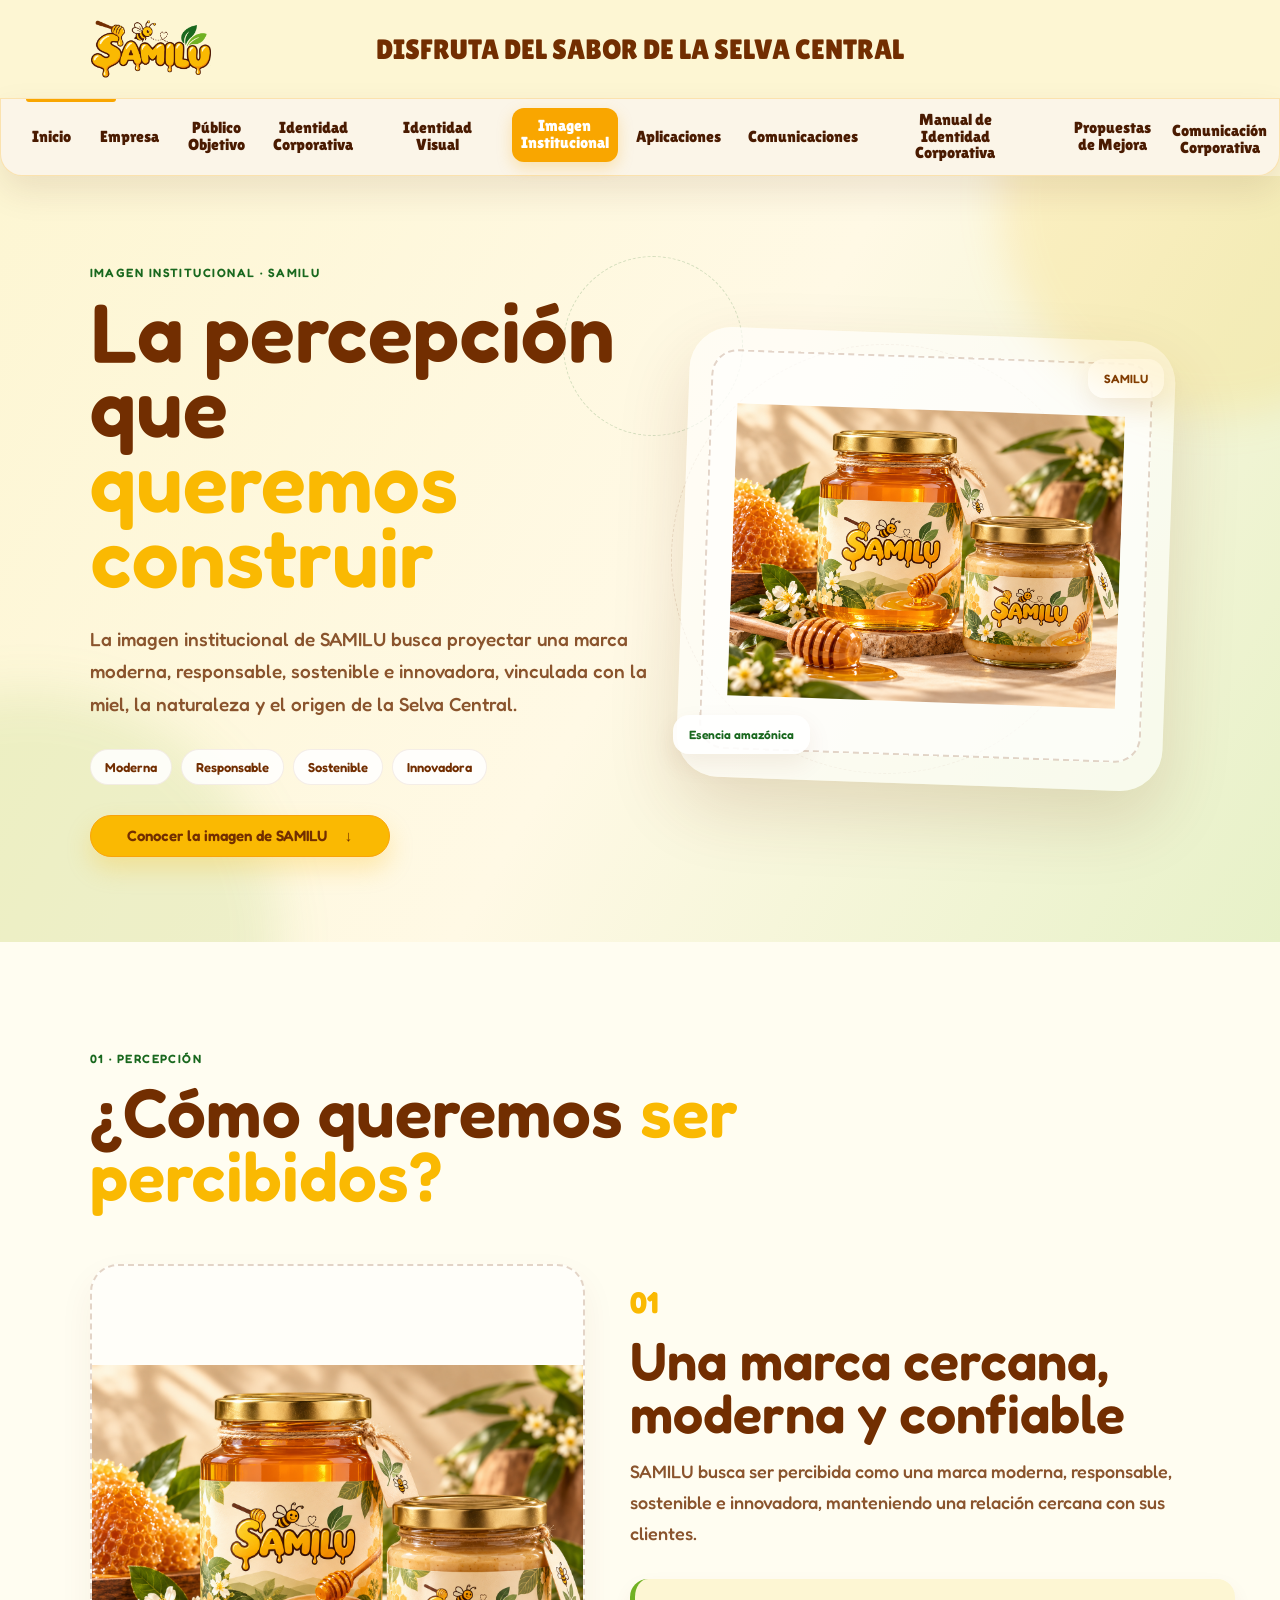
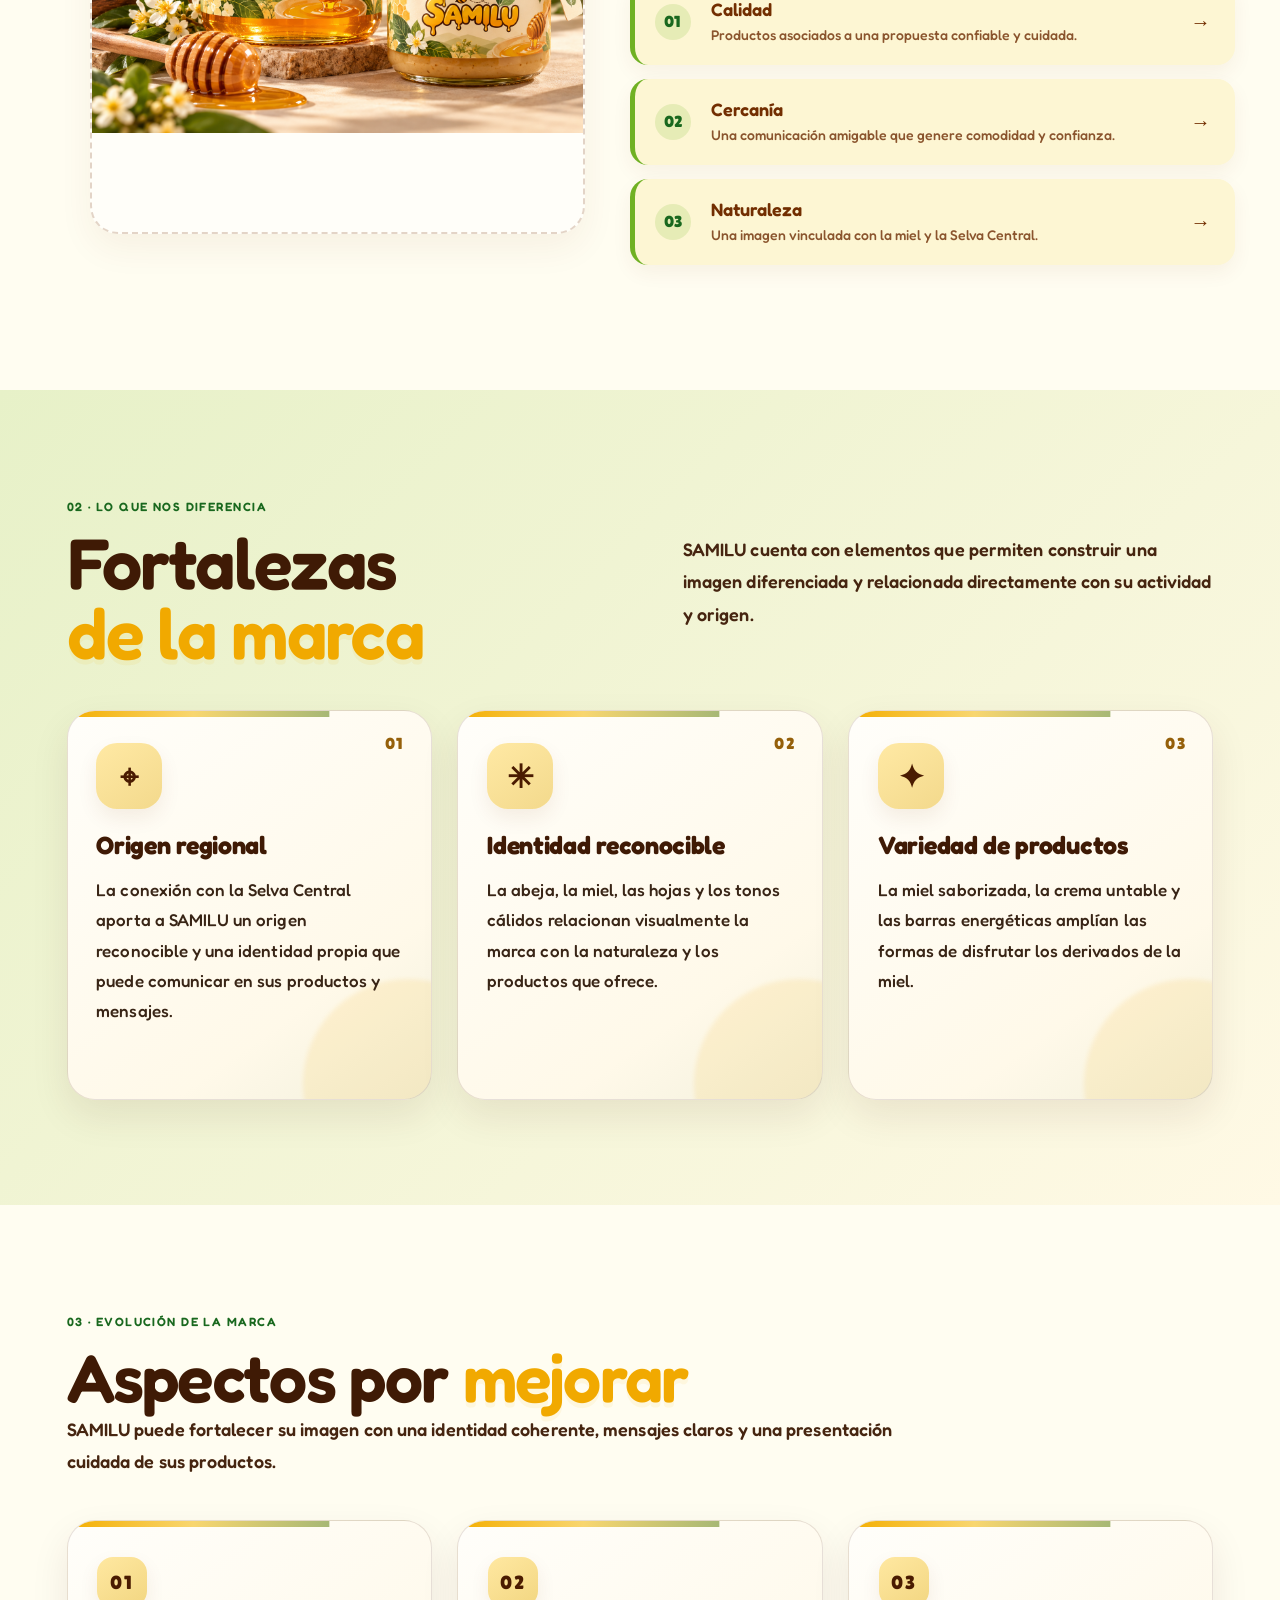
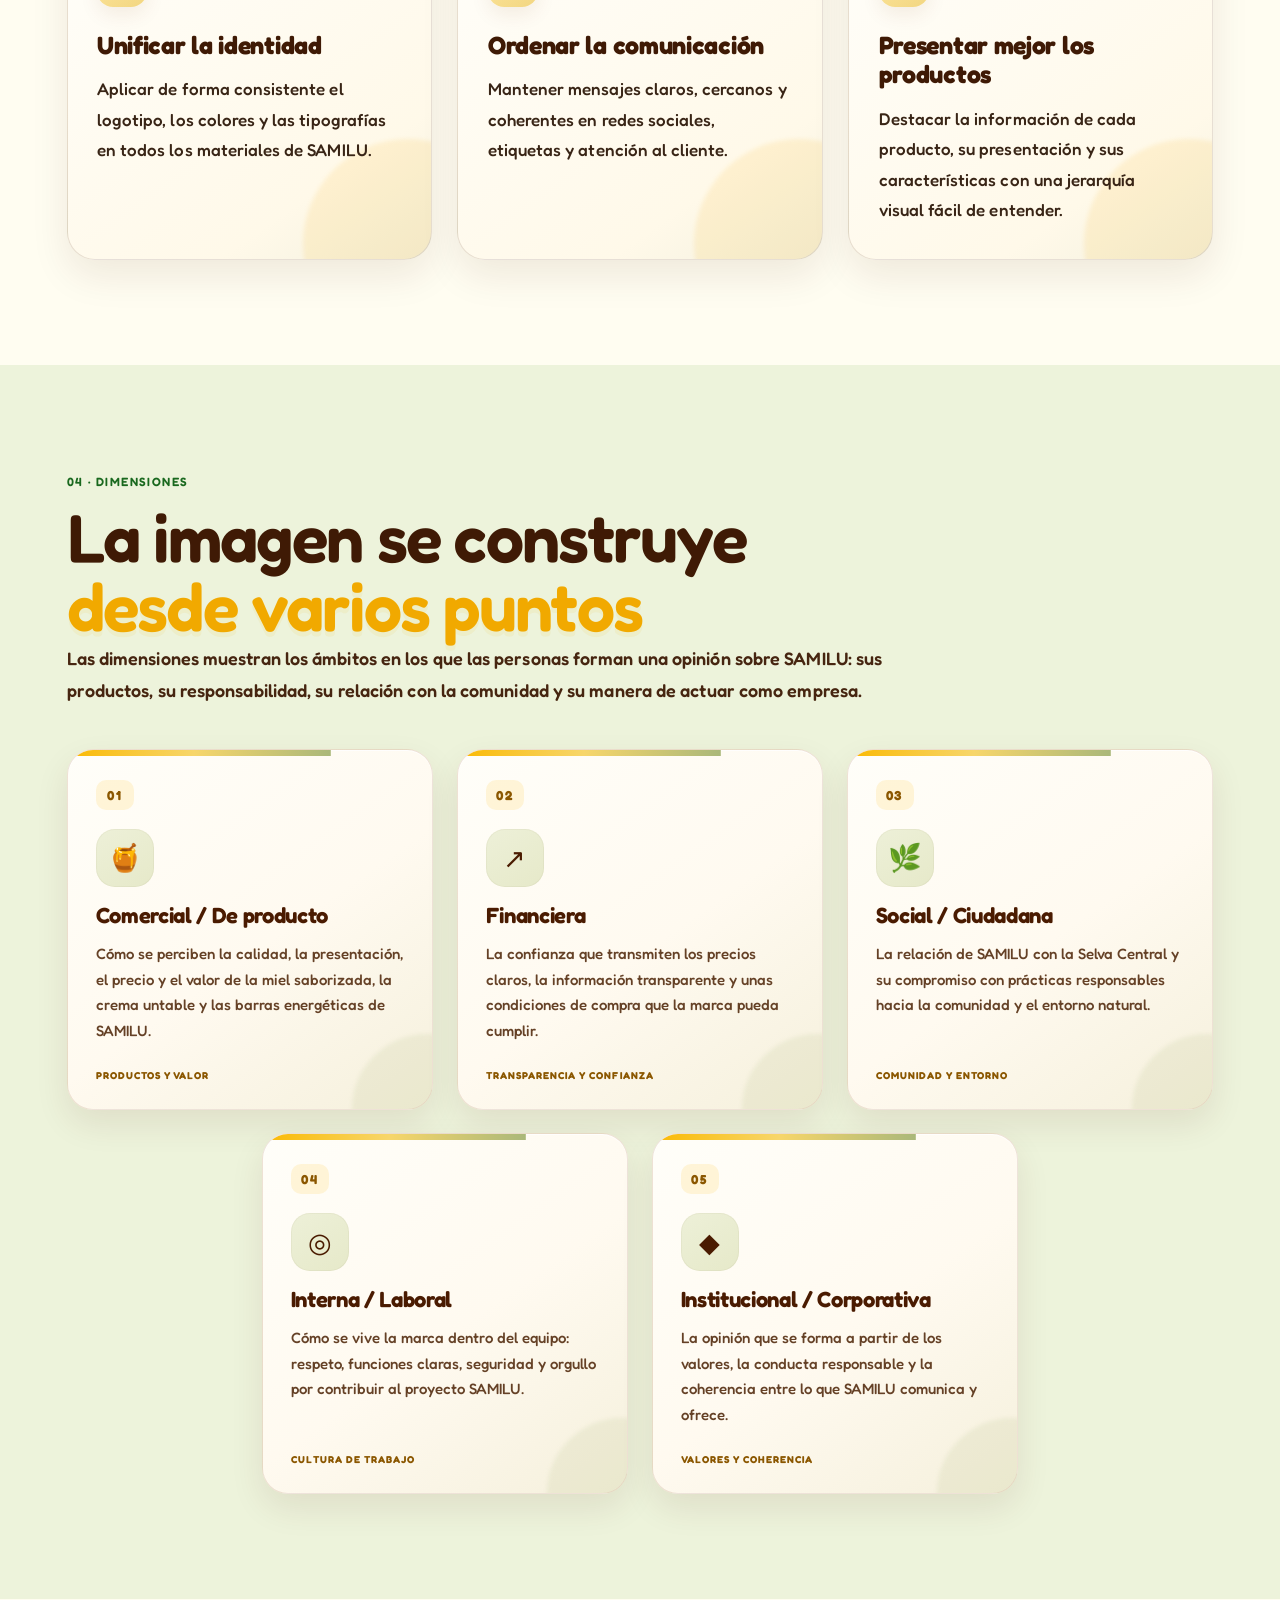
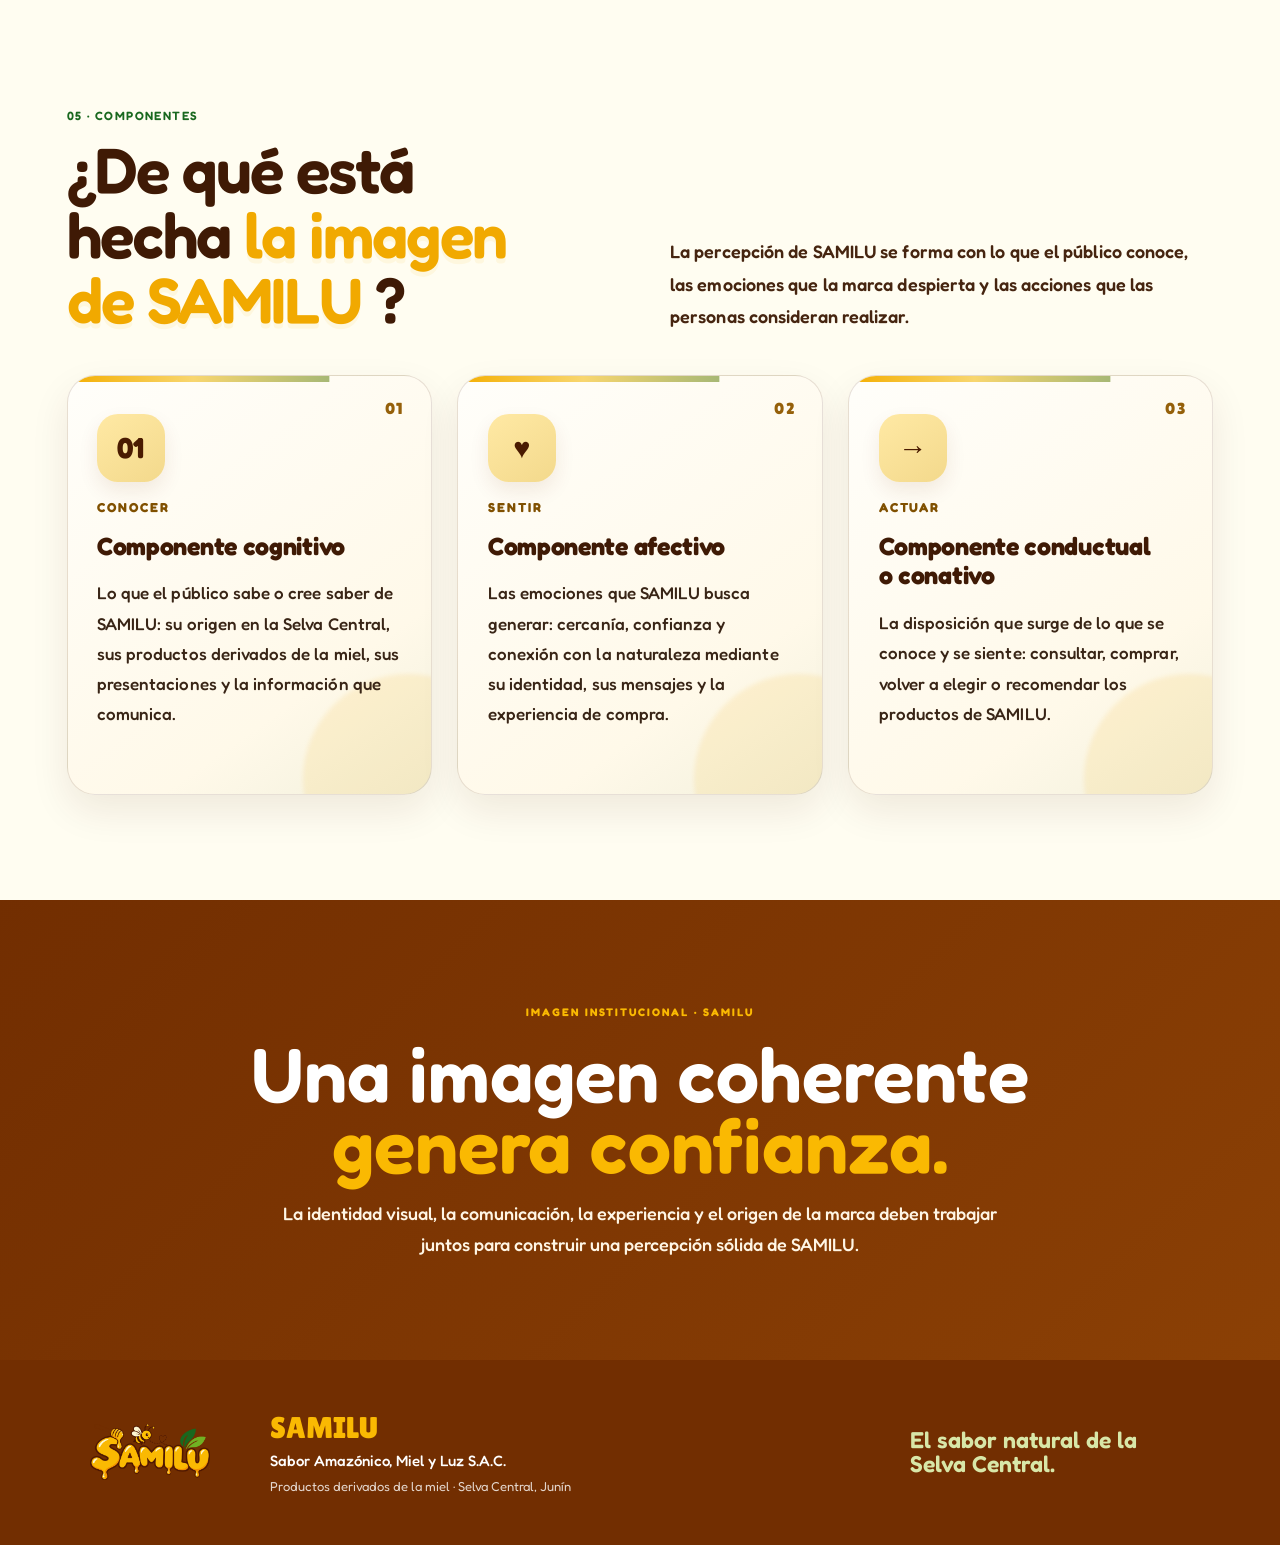
<file: imagen-institucional.html>
<!DOCTYPE html>

<html lang="es">

 <head>

  <meta charset="utf-8"/>

  <meta content="width=device-width, initial-scale=1.0" name="viewport"/>

  <title>

   Imagen Institucional | SAMILU

  </title>

  <!-- ==========================================================



         FUENTES



    =========================================================== -->

  <link href="https://fonts.googleapis.com" rel="preconnect"/>

  <link crossorigin="" href="https://fonts.gstatic.com" rel="preconnect"/>

  <link href="https://fonts.googleapis.com/css2?family=Fredoka:wght@400;500;600;700&amp;family=Lilita+One&amp;display=swap" rel="stylesheet"/>

  <!-- ==========================================================



         CSS GENERAL



    =========================================================== -->

  <link href="estilos.css" rel="stylesheet"/>

  <!-- ==========================================================



         CSS DE ESTA PÁGINA



    =========================================================== -->

  <link href="imagen-institucional.css" rel="stylesheet"/>

  <!-- ==========================================================



         CORRECCIÓN DE ANCLAS CON NAVBAR STICKY



    =========================================================== -->

  <style>

   [id] {



            scroll-margin-top: 115px;



        }



        #percepcion-cliente,



        #fortalezas,



        #aspectos-mejorar,



        #dimensiones-imagen,



        #componentes-imagen {



            scroll-margin-top: 115px;



        }

  </style>

  <style>

   /* ==========================================================

   SAMILU — REFINAMIENTO DE IMAGEN INSTITUCIONAL

   Se mantienen imágenes únicamente en portada y percepción.

========================================================== */



:root {

    --inst-honey: #E8A51A;

    --inst-sage: #AAB87A;

    --inst-cream: #F8F2E2;

    --inst-brown: #4A1B01;

    --inst-olive: #5D542E;

}



/* Más aire y jerarquía sin llenar la página de texto */

#fortalezas,

#aspectos-mejorar,

#dimensiones-imagen,

#componentes-imagen {

    position: relative;

    isolation: isolate;

}



#fortalezas .strengths-heading,

#aspectos-mejorar .improvement-header,

#dimensiones-imagen .dimensions-header,

#componentes-imagen .components-header {

    max-width: 1050px;

    margin-bottom: 32px;

}



#fortalezas .strengths-heading > p,

#aspectos-mejorar .improvement-header > p,

#dimensiones-imagen .dimensions-header > p,

#componentes-imagen .components-header > p {

    max-width: 760px;

    line-height: 1.7;

}



/* Fortalezas: tres tarjetas tipográficas sin cuadros de imagen */

#fortalezas .strengths-grid.text-feature-grid {

    display: grid;

    grid-template-columns: repeat(3, minmax(0, 1fr));

    gap: 20px;

    width: 100%;

}



#fortalezas .text-feature-card {

    position: relative;

    min-width: 0;

    padding: 30px 27px 28px;

    display: flex;

    flex-direction: column;

    align-items: flex-start;

    gap: 14px;

    overflow: hidden;

    background: linear-gradient(145deg, #FFFDF8 0%, #F8F2E2 100%);

    border: 1px solid rgba(74, 27, 1, .09);

    border-radius: 24px;

    box-shadow: 0 12px 35px rgba(74, 27, 1, .06);

    transition: transform .25s ease, box-shadow .25s ease, border-color .25s ease;

}



#fortalezas .text-feature-card::before,

#aspectos-mejorar .text-feature-card::before {

    content: "";

    position: absolute;

    top: 0;

    left: 0;

    width: 100%;

    height: 5px;

    background: linear-gradient(90deg, var(--inst-honey), var(--inst-sage));

}



#fortalezas .text-feature-card:hover,

#aspectos-mejorar .text-feature-card:hover {

    transform: translateY(-4px);

    border-color: rgba(232, 165, 26, .6);

    box-shadow: 0 18px 42px rgba(74, 27, 1, .1);

}



#fortalezas .feature-index,

#aspectos-mejorar .feature-index,

#componentes-imagen .feature-index {

    position: absolute;

    top: 19px;

    right: 22px;

    color: rgba(74, 27, 1, .28);

    font-size: 14px;

    font-weight: 700;

    letter-spacing: .08em;

}



#fortalezas .feature-mark {

    width: 54px;

    height: 54px;

    display: grid;

    place-items: center;

    border-radius: 17px;

    background: #F4E5B7;

    color: var(--inst-brown);

    font-size: 27px;

    font-weight: 700;

}



#fortalezas .strength-text {

    padding: 0;

}



#fortalezas .strength-text h3,

#aspectos-mejorar .improvement-item h3 {

    margin: 0 0 10px;

    color: var(--inst-brown);

    font-family: "Fredoka", sans-serif;

    font-size: clamp(20px, 2vw, 25px);

    line-height: 1.2;

}



#fortalezas .strength-text p,

#aspectos-mejorar .improvement-item p {

    margin: 0;

    color: var(--inst-olive);

    font-size: 15px;

    line-height: 1.7;

}



/* Aspectos por mejorar: ancho completo, sin columna de imagen */

#aspectos-mejorar .improvement-layout.text-only-layout {

    display: block;

    width: 100%;

}



#aspectos-mejorar .improvement-list.text-feature-grid {

    display: grid;

    grid-template-columns: repeat(3, minmax(0, 1fr));

    gap: 20px;

    width: 100%;

}



#aspectos-mejorar .improvement-item.text-feature-card {

    min-width: 0;

    min-height: 210px;

    position: relative;

    padding: 34px 25px 27px;

    box-sizing: border-box;

    display: block;

    background: #FFFDF8;

    border: 1px solid rgba(74, 27, 1, .1);

    border-radius: 22px;

    box-shadow: 0 12px 32px rgba(74, 27, 1, .055);

}



#aspectos-mejorar .improvement-item > span {

    display: none;

}



/* Dimensiones: cinco categorías dadas por la usuaria */

#dimensiones-imagen .dimensions-grid-five {

    display: grid;

    grid-template-columns: repeat(6, minmax(0, 1fr));

    gap: 18px;

    width: 100%;

}



#dimensiones-imagen .dimension-card {

    grid-column: span 2;

    position: relative;

    min-width: 0;

    padding: 27px 23px 24px;

    box-sizing: border-box;

    display: flex;

    flex-direction: column;

    align-items: flex-start;

    gap: 11px;

    background: linear-gradient(150deg, #FFFDF8, #F7F0DC);

    border: 1px solid rgba(74, 27, 1, .09);

    border-radius: 22px;

    box-shadow: 0 10px 30px rgba(74, 27, 1, .055);

    transition: transform .25s ease, box-shadow .25s ease;

}



#dimensiones-imagen .dimension-card:hover {

    transform: translateY(-4px);

    box-shadow: 0 17px 35px rgba(74, 27, 1, .1);

}



#dimensiones-imagen .dimension-card:nth-child(4) {

    grid-column: 2 / span 2;

}



#dimensiones-imagen .dimension-card:nth-child(5) {

    grid-column: 4 / span 2;

}



#dimensiones-imagen .dimension-card > span {

    font-size: 13px;

    font-weight: 700;

    letter-spacing: .1em;

    color: #A16A06;

}



#dimensiones-imagen .dimension-icon {

    width: 47px;

    height: 47px;

    display: grid;

    place-items: center;

    border-radius: 15px;

    background: #E9EBCF;

    color: var(--inst-brown);

    font-size: 23px;

}



#dimensiones-imagen .dimension-card h3 {

    margin: 2px 0 0;

    color: var(--inst-brown);

    font-family: "Fredoka", sans-serif;

    font-size: 20px;

    line-height: 1.25;

}



#dimensiones-imagen .dimension-card p {

    margin: 0;

    color: var(--inst-olive);

    font-size: 14px;

    line-height: 1.65;

}



#dimensiones-imagen .dimension-card small {

    margin-top: auto;

    padding-top: 10px;

    color: #95650C;

    font-size: 10px;

    font-weight: 700;

    letter-spacing: .1em;

}



/* Componentes: conocer, sentir, actuar */

#componentes-imagen .components-layout.text-only-layout {

    display: block;

    width: 100%;

}



#componentes-imagen .components-grid-three {

    display: grid;

    grid-template-columns: repeat(3, minmax(0, 1fr));

    gap: 20px;

    width: 100%;

}



#componentes-imagen .component-card {

    position: relative;

    min-width: 0;

    min-height: 300px;

    padding: 30px 27px;

    box-sizing: border-box;

    display: flex;

    flex-direction: column;

    align-items: flex-start;

    gap: 13px;

    overflow: hidden;

    background: #FFFDF8;

    border: 1px solid rgba(74, 27, 1, .1);

    border-radius: 24px;

    box-shadow: 0 12px 32px rgba(74, 27, 1, .06);

    transition: transform .25s ease, box-shadow .25s ease;

}



#componentes-imagen .component-card::before {

    content: "";

    position: absolute;

    inset: 0 0 auto 0;

    height: 5px;

    background: linear-gradient(90deg, var(--inst-honey), var(--inst-sage));

}



#componentes-imagen .component-card:hover {

    transform: translateY(-4px);

    box-shadow: 0 18px 40px rgba(74, 27, 1, .1);

}



#componentes-imagen .component-symbol {

    width: 52px;

    height: 52px;

    display: grid;

    place-items: center;

    border-radius: 17px;

    background: #F4E5B7;

    color: var(--inst-brown);

    font-family: "Fredoka", sans-serif;

    font-size: 25px;

    font-weight: 700;

}



#componentes-imagen .component-label {

    color: #95650C;

    font-size: 11px;

    font-weight: 700;

    letter-spacing: .13em;

}



#componentes-imagen .component-card h3 {

    margin: 0;

    color: var(--inst-brown);

    font-family: "Fredoka", sans-serif;

    font-size: 23px;

    line-height: 1.22;

}



#componentes-imagen .component-card p {

    margin: 0;

    color: var(--inst-olive);

    font-size: 15px;

    line-height: 1.7;

}



/* Ajustes responsive */

@media (max-width: 1000px) {

    #fortalezas .strengths-grid.text-feature-grid,

    #aspectos-mejorar .improvement-list.text-feature-grid,

    #componentes-imagen .components-grid-three {

        grid-template-columns: repeat(2, minmax(0, 1fr));

    }



    #dimensiones-imagen .dimensions-grid-five {

        grid-template-columns: repeat(2, minmax(0, 1fr));

    }



    #dimensiones-imagen .dimension-card,

    #dimensiones-imagen .dimension-card:nth-child(4),

    #dimensiones-imagen .dimension-card:nth-child(5) {

        grid-column: auto;

    }



    #aspectos-mejorar .improvement-item.text-feature-card,

    #componentes-imagen .component-card {

        min-height: 0;

    }

}



@media (max-width: 640px) {

    #fortalezas .strengths-grid.text-feature-grid,

    #aspectos-mejorar .improvement-list.text-feature-grid,

    #dimensiones-imagen .dimensions-grid-five,

    #componentes-imagen .components-grid-three {

        grid-template-columns: 1fr;

    }



    #fortalezas .text-feature-card,

    #aspectos-mejorar .improvement-item.text-feature-card,

    #dimensiones-imagen .dimension-card,

    #componentes-imagen .component-card {

        padding: 25px 22px;

    }



    #fortalezas .strength-text h3,

    #aspectos-mejorar .improvement-item h3 {

        font-size: 22px;

    }

}

  </style>

 </head>

 <body data-page="imagen">

  <!-- ==========================================================



         HEADER



    =========================================================== -->

  <header class="site-header">

   <div class="brand-area">

    <div class="brand-logo-wrap">

     <img alt="Logo SAMILU" class="brand-logo" src="img/logo samilu.png"/>

    </div>

    <div class="brand-copy">

     <h1>

      DISFRUTA DEL SABOR DE LA SELVA CENTRAL

     </h1>

    </div>

   </div>

  </header>

  <!-- ==========================================================



         NAVBAR



    =========================================================== -->

  <nav class="navbar">

   <!-- ======================================================



             INICIO



        ======================================================= -->

   <div class="nav-item" data-page="inicio">

    <a class="nav-link" href="index.html">

     Inicio

    </a>

   </div>

   <!-- ======================================================



             EMPRESA



        ======================================================= -->

   <div class="nav-item dropdown-item" data-page="empresa">

    <a class="nav-link" href="empresa.html">

     Empresa

    </a>

    <div class="dropdown-menu">

     <a href="empresa.html#datos">

      Datos de la empresa

     </a>

     <a href="empresa.html#descripcion">

      Descripción de la empresa

     </a>

     <a href="empresa.html#mision">

      Misión

     </a>

     <a href="empresa.html#vision">

      Visión

     </a>

     <a href="empresa.html#valores">

      Valores corporativos

     </a>

    </div>

   </div>

   <!-- ======================================================



             PÚBLICO OBJETIVO



        ======================================================= -->

   <div class="nav-item dropdown-item" data-page="publico">

    <a class="nav-link" href="publico-objetivo.html">

     Público

     <br/>

     Objetivo

    </a>

    <div class="dropdown-menu">

     <a href="publico-objetivo.html#segmento">

      Segmento objetivo

     </a>

     <a href="publico-objetivo.html#edad">

      Edad

     </a>

     <a href="publico-objetivo.html#ubicacion">

      Ubicación

     </a>

     <a href="publico-objetivo.html#necesidades">

      Necesidades

     </a>

     <a href="publico-objetivo.html#caracteristicas">

      Características

     </a>

    </div>

   </div>

   <!-- ======================================================



             IDENTIDAD CORPORATIVA



        ======================================================= -->

   <div class="nav-item dropdown-item" data-page="corporativa">

    <a class="nav-link" href="identidad-corporativa.html">

     Identidad

     <br/>

     Corporativa

    </a>

    <div class="dropdown-menu">

     <a href="identidad-corporativa.html#imagen-corporativa">

      ¿Qué es la imagen corporativa?

     </a>

     <a href="identidad-corporativa.html#elementos-identidad">

      Elementos de identidad

     </a>

     <a href="identidad-corporativa.html#tipos-identidad">

      Tipos de identidad

     </a>

     <a href="identidad-corporativa.html#identidad-cultural">

      Identidad cultural

     </a>

     <a href="identidad-corporativa.html#identidad-verbal">

      Identidad verbal

     </a>

     <a href="identidad-corporativa.html#identidad-corporativa">

      Identidad corporativa

     </a>

    </div>

   </div>

   <!-- ======================================================



             IDENTIDAD VISUAL



        ======================================================= -->

   <div class="nav-item dropdown-item" data-page="visual">

    <a class="nav-link" href="identidad-visual.html">

     Identidad Visual

    </a>

    <div class="dropdown-menu">

     <a href="identidad-visual.html#logotipo">

      Logotipo

     </a>

     <a href="identidad-visual.html#bocetos-proceso">

      Bocetos y proceso de creación

     </a>

     <a href="identidad-visual.html#colores-corporativos">

      Colores corporativos

     </a>

     <a href="identidad-visual.html#tipografia">

      Tipografía

     </a>

     <a href="identidad-visual.html#elementos-graficos">

      Elementos gráficos

     </a>

     <a href="identidad-visual.html#uniformes">

      Uniformes

     </a>

     <a href="identidad-visual.html#empaques">

      Empaques

     </a>

     <a href="identidad-visual.html#letreros">

      Letreros

     </a>

     <a href="identidad-visual.html#decoracion">

      Decoración

     </a>

    </div>

   </div>

   <!-- ======================================================



             IMAGEN INSTITUCIONAL



        ======================================================= -->

   <div class="nav-item dropdown-item active" data-page="imagen">

    <a class="nav-link" href="imagen-institucional.html">

     Imagen

     <br/>

     Institucional

    </a>

    <div class="dropdown-menu">

     <a href="imagen-institucional.html#percepcion-cliente">

      Percepción del cliente

     </a>

     <a href="imagen-institucional.html#fortalezas">

      Fortalezas

     </a>

     <a href="imagen-institucional.html#aspectos-mejorar">

      Aspectos por mejorar

     </a>

     <a href="imagen-institucional.html#dimensiones-imagen">

      Dimensiones de la imagen

     </a>

     <a href="imagen-institucional.html#componentes-imagen">

      Componentes de la imagen

     </a>

    </div>

   </div>

   <!-- ======================================================



             APLICACIONES



        ======================================================= -->

   <div class="nav-item dropdown-item" data-page="aplicaciones">

    <a class="nav-link" href="aplicaciones.html">

     Aplicaciones

    </a>

    <div class="dropdown-menu">

     <a href="aplicaciones.html#tarjetas">

      Tarjetas

     </a>

     <a href="aplicaciones.html#vasos-empaques">

      Vasos y empaques

     </a>

     <a href="aplicaciones.html#uniformes">

      Uniformes

     </a>

     <a href="aplicaciones.html#afiches">

      Afiches

     </a>

     <a href="aplicaciones.html#redes-sociales">

      Redes sociales

     </a>

     <a href="aplicaciones.html#sitio-web">

      Sitio Web

     </a>

    </div>

   </div>

   <!-- ======================================================



             COMUNICACIONES



        ======================================================= -->

   <div class="nav-item dropdown-item" data-page="comunicaciones">

    <a class="nav-link" href="comunicaciones.html">

     Comunicaciones

    </a>

    <div class="dropdown-menu">

     <a href="comunicaciones.html#lenguaje-corporativo">

      Lenguaje corporativo

     </a>

     <a href="comunicaciones.html#canales-comunicacion">

      Canales de comunicación

     </a>

     <a href="comunicaciones.html#mensaje-principal">

      Mensaje principal

     </a>

     <a href="comunicaciones.html#eslogan">

      Eslogan

     </a>

    </div>

   </div>

   <!-- =========================



         MANUAL DE IDENTIDAD



    ========================== -->

   <div class="nav-item dropdown-item" data-page="manual">

    <a class="nav-link" href="manual-identidad.html">

     Manual de Identidad

     <br/>

     Corporativa

    </a>

    <div class="dropdown-menu">

     <a href="manual-identidad.html#identidad-visual">

      Identidad visual

     </a>

     <a href="manual-identidad.html#identidad-verbal">

      Identidad verbal

     </a>

     <a href="manual-identidad.html#logotipo">

      Logotipo

     </a>

     <a href="manual-identidad.html#presentacion-logotipo">

      Presentación del logotipo

     </a>

     <a href="manual-identidad.html#estructura-composicion">

      Estructura y composición

     </a>

     <a href="manual-identidad.html#area-proteccion">

      Área de protección

     </a>

     <a href="manual-identidad.html#tipografia">

      Tipografía

     </a>

     <a href="manual-identidad.html#tipografia-principal">

      Tipografía principal

     </a>

     <a href="manual-identidad.html#tipografia-secundaria">

      Tipografía secundaria

     </a>

     <a href="manual-identidad.html#anatomia-tipografia">

      Anatomía de la tipografía

     </a>

     <a href="manual-identidad.html#colores">

      Colores

     </a>

     <a href="manual-identidad.html#colores-institucionales">

      Colores institucionales

     </a>

     <a href="manual-identidad.html#colores-secundarios">

      Colores secundarios

     </a>

     <a href="manual-identidad.html#colores-complementarios">

      Colores complementarios

     </a>

     <a href="manual-identidad.html#positivo-negativo">

      Positivo y negativo

     </a>

     <a href="manual-identidad.html#escala-grises">

      Escala de grises y alto contraste

     </a>

     <a href="manual-identidad.html#usabilidad">

      Usabilidad

     </a>

     <a href="manual-identidad.html#variaciones-tamano">

      Variaciones mínimas de tamaño

     </a>

     <a href="manual-identidad.html#fondos-composicion">

      Fondos y elementos de composición

     </a>

    </div>

   </div>

   <!-- ======================================================



             PROPUESTAS DE MEJORA



        ======================================================= -->

   <div class="nav-item dropdown-item" data-page="propuestas">

    <a class="nav-link" href="propuestas-mejora.html">

     Propuestas

     <br/>

     de Mejora

    </a>

    <div class="dropdown-menu">

     <a href="propuestas-mejora.html#estandarizacion">

      Estandarización de la marca

     </a>

     <a href="propuestas-mejora.html#material-publicitario">

      Material publicitario

     </a>

     <a href="propuestas-mejora.html#colores-tipografias">

      Colores y tipografías

     </a>

     <a href="propuestas-mejora.html#redes-sociales">

      Redes sociales

     </a>

    </div>

    <!-- NUEVO MENÚ DIRECTO: SIN SUBMENÚ -->
        <div class="nav-item" data-page="comunicacion">
            <a href="comunicación corporativa.html" class="nav-link">Comunicación<br>Corporativa</a>
        </div>
  </nav>
  

  <!-- ==========================================================



         CONTENIDO



    =========================================================== -->

  <main>

   <!-- ======================================================



             HERO



        ======================================================= -->

   <section class="institutional-hero">

    <div class="hero-shape shape-one">

    </div>

    <div class="hero-shape shape-two">

    </div>

    <div class="hero-text">

     <span class="section-kicker">

      IMAGEN INSTITUCIONAL · SAMILU

     </span>

     <h2>

      La percepción que

      <em>

       queremos construir

      </em>

     </h2>

     <p>

      La imagen institucional de SAMILU busca proyectar



                    una marca moderna, responsable, sostenible e innovadora,



                    vinculada con la miel, la naturaleza y el origen



                    de la Selva Central.

     </p>

     <div class="hero-values">

      <span>

       Moderna

      </span>

      <span>

       Responsable

      </span>

      <span>

       Sostenible

      </span>

      <span>

       Innovadora

      </span>

     </div>

     <a class="hero-button" href="#percepcion-cliente">

      Conocer la imagen de SAMILU

      <span>

       ↓

      </span>

     </a>

    </div>

    <div class="hero-image-area">

     <div class="hero-image-frame">

      <div class="image-slot hero-main-image-slot">

        <img
         class="hero-main-image"
         src="img/1.png"
         alt="Imagen principal de SAMILU"
        />

       </div>

     </div>

     <div class="floating-tag tag-one">

      SAMILU

     </div>

     <div class="floating-tag tag-two">

      Esencia amazónica

     </div>

    </div>

   </section>

   <!-- ======================================================



             01 · PERCEPCIÓN DEL CLIENTE



        ======================================================= -->

   <section class="institutional-section perception-section" id="percepcion-cliente">

    <!-- ==================================================



                 TÍTULO



            =================================================== -->

    <div class="section-heading">

     <span>

      01 · PERCEPCIÓN

     </span>

     <h2>

      ¿Cómo queremos

      <em>

       ser percibidos?

      </em>

     </h2>

    </div>

    <!-- ==================================================



                 ESTRUCTURA PRINCIPAL



            =================================================== -->

    <div class="perception-layout">

     <!-- ==================================================



                     ÚNICO VISOR DE IMAGEN



                     Aquí aparecerá:



                     CALIDAD → imagen de calidad



                     CERCANÍA → imagen de cercanía



                     NATURALEZA → imagen de naturaleza



                =================================================== -->

     <div class="perception-image">

      <div class="perception-image-view" id="perceptionImageView">

       <img alt="Imagen representativa de SAMILU" id="perceptionCurrentImage" src="img/1.png" style="



                display: block;



                width: 100%;



                height: 100%;



                object-fit: contain;



                object-position: center;



                border-radius: inherit;



            "/>

      </div>

     </div>

     <!-- ==================================================



                     INFORMACIÓN Y OPCIONES



                =================================================== -->

     <div class="perception-content">

      <div class="perception-main">

       <span class="big-number">

        01

       </span>

       <h3>

        Una marca cercana,



                            moderna y confiable

       </h3>

       <p>

        SAMILU busca ser percibida como una marca



                            moderna, responsable, sostenible e innovadora,



                            manteniendo una relación cercana con sus clientes.

       </p>

      </div>

      <!-- ==================================================



                         OPCIONES INTERACTIVAS



                    =================================================== -->

      <div class="perception-points">

       <!-- ==============================================



                             CALIDAD



                        =============================================== -->

       <button class="perception-option" data-image="img/VERBAL.png" data-title="Calidad" type="button">

        <span class="option-number">

         01

        </span>

        <div class="option-text">

         <strong>

          Calidad

         </strong>

         <span>

          Productos asociados a una propuesta



                                    confiable y cuidada.

         </span>

        </div>

        <span class="option-arrow">

         →

        </span>

       </button>

       <!-- ==============================================



                             CERCANÍA



                        =============================================== -->

       <button class="perception-option" data-image="img/cercania1.jpg" data-title="Cercanía" type="button">

        <span class="option-number">

         02

        </span>

        <div class="option-text">

         <strong>

          Cercanía

         </strong>

         <span>

          Una comunicación amigable que genere



                                    comodidad y confianza.

         </span>

        </div>

        <span class="option-arrow">

         →

        </span>

       </button>

       <!-- ==============================================



                             NATURALEZA



                        =============================================== -->

       <button class="perception-option" data-image="img/vision.png" data-title="Naturaleza" type="button">

        <span class="option-number">

         03

        </span>

        <div class="option-text">

         <strong>

          Naturaleza

         </strong>

         <span>

          Una imagen vinculada con la miel y



                                    la Selva Central.

         </span>

        </div>

        <span class="option-arrow">

         →

        </span>

       </button>

      </div>

     </div>

    </div>

   </section>

   <!-- ======================================================



             02 · FORTALEZAS



        ======================================================= -->

   <section class="institutional-section strengths-section" id="fortalezas">

    <div class="strengths-heading">

     <div>

      <span>

       02 · LO QUE NOS DIFERENCIA

      </span>

      <h2>

       Fortalezas

       <em>

        de la marca

       </em>

      </h2>

     </div>

     <p>

      SAMILU cuenta con elementos que permiten construir



                    una imagen diferenciada y relacionada directamente



                    con su actividad y origen.

     </p>

    </div>

    <div class="strengths-grid">

     <div class="strengths-grid text-feature-grid">

      <article class="strength-card text-feature-card">

       <span class="feature-index">

        01

       </span>

       <div aria-hidden="true" class="feature-mark">

        ⌖

       </div>

       <div class="strength-text">

        <h3>

         Origen regional

        </h3>

        <p>

         La conexión con la Selva Central aporta a SAMILU un origen reconocible y una identidad propia que puede comunicar en sus productos y mensajes.

        </p>

       </div>

      </article>

      <article class="strength-card text-feature-card">

       <span class="feature-index">

        02

       </span>

       <div aria-hidden="true" class="feature-mark">

        ✳

       </div>

       <div class="strength-text">

        <h3>

         Identidad reconocible

        </h3>

        <p>

         La abeja, la miel, las hojas y los tonos cálidos relacionan visualmente la marca con la naturaleza y los productos que ofrece.

        </p>

       </div>

      </article>

      <article class="strength-card text-feature-card">

       <span class="feature-index">

        03

       </span>

       <div aria-hidden="true" class="feature-mark">

        ✦

       </div>

       <div class="strength-text">

        <h3>

         Variedad de productos

        </h3>

        <p>

         La miel saborizada, la crema untable y las barras energéticas amplían las formas de disfrutar los derivados de la miel.

        </p>

       </div>

      </article>

     </div>

    </div>

   </section>

   <!-- ======================================================



             03 · ASPECTOS POR MEJORAR



        ======================================================= -->

   <section class="institutional-section improvement-section" id="aspectos-mejorar">

    <div class="improvement-header">

     <span>

      03 · EVOLUCIÓN DE LA MARCA

     </span>

     <h2>

      Aspectos por

      <em>

       mejorar

      </em>

     </h2>

     <p>

      SAMILU puede fortalecer su imagen con una identidad coherente, mensajes claros y una presentación cuidada de sus productos.

     </p>

    </div>

    <div class="improvement-layout">

     <div class="improvement-layout text-only-layout">

      <div class="improvement-list text-feature-grid">

       <article class="improvement-item text-feature-card">

        <span class="feature-index">

         01

        </span>

        <div>

         <h3>

          Unificar la identidad

         </h3>

         <p>

          Aplicar de forma consistente el logotipo, los colores y las tipografías en todos los materiales de SAMILU.

         </p>

        </div>

       </article>

       <article class="improvement-item text-feature-card">

        <span class="feature-index">

         02

        </span>

        <div>

         <h3>

          Ordenar la comunicación

         </h3>

         <p>

          Mantener mensajes claros, cercanos y coherentes en redes sociales, etiquetas y atención al cliente.

         </p>

        </div>

       </article>

       <article class="improvement-item text-feature-card">

        <span class="feature-index">

         03

        </span>

        <div>

         <h3>

          Presentar mejor los productos

         </h3>

         <p>

          Destacar la información de cada producto, su presentación y sus características con una jerarquía visual fácil de entender.

         </p>

        </div>

       </article>

      </div>

     </div>

    </div>

   </section>

   <!-- ======================================================



             04 · DIMENSIONES DE LA IMAGEN



        ======================================================= -->

   <section class="institutional-section dimensions-section" id="dimensiones-imagen">

    <div class="dimensions-header">

     <span>

      04 · DIMENSIONES

     </span>

     <h2>

      La imagen se construye

      <em>

       desde varios puntos

      </em>

     </h2>

     <p>

      Las dimensiones muestran los ámbitos en los que las personas forman una opinión sobre SAMILU: sus productos, su responsabilidad, su relación con la comunidad y su manera de actuar como empresa.

     </p>

    </div>

    <div class="dimensions-grid">

     <div class="dimensions-grid dimensions-grid-five">

      <article class="dimension-card dimension-product">

       <span>

        01

       </span>

       <div aria-hidden="true" class="dimension-icon">

        🍯

       </div>

       <h3>

        Comercial / De producto

       </h3>

       <p>

        Cómo se perciben la calidad, la presentación, el precio y el valor de la miel saborizada, la crema untable y las barras energéticas de SAMILU.

       </p>

       <small>

        PRODUCTOS Y VALOR

       </small>

      </article>

      <article class="dimension-card dimension-financial">

       <span>

        02

       </span>

       <div aria-hidden="true" class="dimension-icon">

        ↗

       </div>

       <h3>

        Financiera

       </h3>

       <p>

        La confianza que transmiten los precios claros, la información transparente y unas condiciones de compra que la marca pueda cumplir.

       </p>

       <small>

        TRANSPARENCIA Y CONFIANZA

       </small>

      </article>

      <article class="dimension-card dimension-social">

       <span>

        03

       </span>

       <div aria-hidden="true" class="dimension-icon">

        🌿

       </div>

       <h3>

        Social / Ciudadana

       </h3>

       <p>

        La relación de SAMILU con la Selva Central y su compromiso con prácticas responsables hacia la comunidad y el entorno natural.

       </p>

       <small>

        COMUNIDAD Y ENTORNO

       </small>

      </article>

      <article class="dimension-card dimension-labor">

       <span>

        04

       </span>

       <div aria-hidden="true" class="dimension-icon">

        ◎

       </div>

       <h3>

        Interna / Laboral

       </h3>

       <p>

        Cómo se vive la marca dentro del equipo: respeto, funciones claras, seguridad y orgullo por contribuir al proyecto SAMILU.

       </p>

       <small>

        CULTURA DE TRABAJO

       </small>

      </article>

      <article class="dimension-card dimension-corporate">

       <span>

        05

       </span>

       <div aria-hidden="true" class="dimension-icon">

        ◆

       </div>

       <h3>

        Institucional / Corporativa

       </h3>

       <p>

        La opinión que se forma a partir de los valores, la conducta responsable y la coherencia entre lo que SAMILU comunica y ofrece.

       </p>

       <small>

        VALORES Y COHERENCIA

       </small>

      </article>

     </div>

    </div>

   </section>

   <!-- ======================================================



             05 · COMPONENTES DE LA IMAGEN



        ======================================================= -->

   <section class="institutional-section components-section" id="componentes-imagen">

    <div class="components-header">

     <div>

      <span>

       05 · COMPONENTES

      </span>

      <h2>

       ¿De qué está hecha

       <em>

        la imagen de SAMILU

       </em>

       ?

      </h2>

     </div>

     <p>

      La percepción de SAMILU se forma con lo que el público conoce, las emociones que la marca despierta y las acciones que las personas consideran realizar.

     </p>

    </div>

    <div class="components-layout">

     <div class="components-layout text-only-layout">

      <div class="components-grid components-grid-three">

       <article class="component-card component-cognitive">

        <span class="feature-index">

         01

        </span>

        <div aria-hidden="true" class="component-symbol">

         01

        </div>

        <span class="component-label">

         CONOCER

        </span>

        <h3>

         Componente cognitivo

        </h3>

        <p>

         Lo que el público sabe o cree saber de SAMILU: su origen en la Selva Central, sus productos derivados de la miel, sus presentaciones y la información que comunica.

        </p>

       </article>

       <article class="component-card component-affective">

        <span class="feature-index">

         02

        </span>

        <div aria-hidden="true" class="component-symbol">

         ♥

        </div>

        <span class="component-label">

         SENTIR

        </span>

        <h3>

         Componente afectivo

        </h3>

        <p>

         Las emociones que SAMILU busca generar: cercanía, confianza y conexión con la naturaleza mediante su identidad, sus mensajes y la experiencia de compra.

        </p>

       </article>

       <article class="component-card component-behavioral">

        <span class="feature-index">

         03

        </span>

        <div aria-hidden="true" class="component-symbol">

         →

        </div>

        <span class="component-label">

         ACTUAR

        </span>

        <h3>

         Componente conductual o conativo

        </h3>

        <p>

         La disposición que surge de lo que se conoce y se siente: consultar, comprar, volver a elegir o recomendar los productos de SAMILU.

        </p>

       </article>

      </div>

     </div>

    </div>

   </section>

   <!-- ======================================================



             CIERRE



        ======================================================= -->

   <section class="institutional-closing">

    <span>

     IMAGEN INSTITUCIONAL · SAMILU

    </span>

    <h2>

     Una imagen coherente

     <em>

      genera confianza.

     </em>

    </h2>

    <p>

     La identidad visual, la comunicación, la experiencia



                y el origen de la marca deben trabajar juntos para



                construir una percepción sólida de SAMILU.

    </p>

   </section>

  </main>

  <!-- ==========================================================



         FOOTER



    =========================================================== -->

  <footer class="site-footer">

   <div class="footer-logo">

    <img alt="SAMILU" src="img/logo samilu.png"/>

   </div>

   <div class="footer-info">

    <h3>

     SAMILU

    </h3>

    <p>

     Sabor Amazónico, Miel y Luz S.A.C.

    </p>

    <span>

     Productos derivados de la miel · Selva Central, Junín

    </span>

   </div>

   <div class="footer-quote">

    El sabor natural de la Selva Central.

   </div>

  </footer>

  <!-- ==========================================================



         BOTÓN VOLVER ARRIBA



    =========================================================== -->

  <button aria-label="Volver arriba" class="back-top" id="backTop">

   ↑

  </button>

  <!-- ==========================================================



         JAVASCRIPT



    =========================================================== -->

  <script src="imagen-institucional.js">

  </script>

 </body>

</html>
</file>
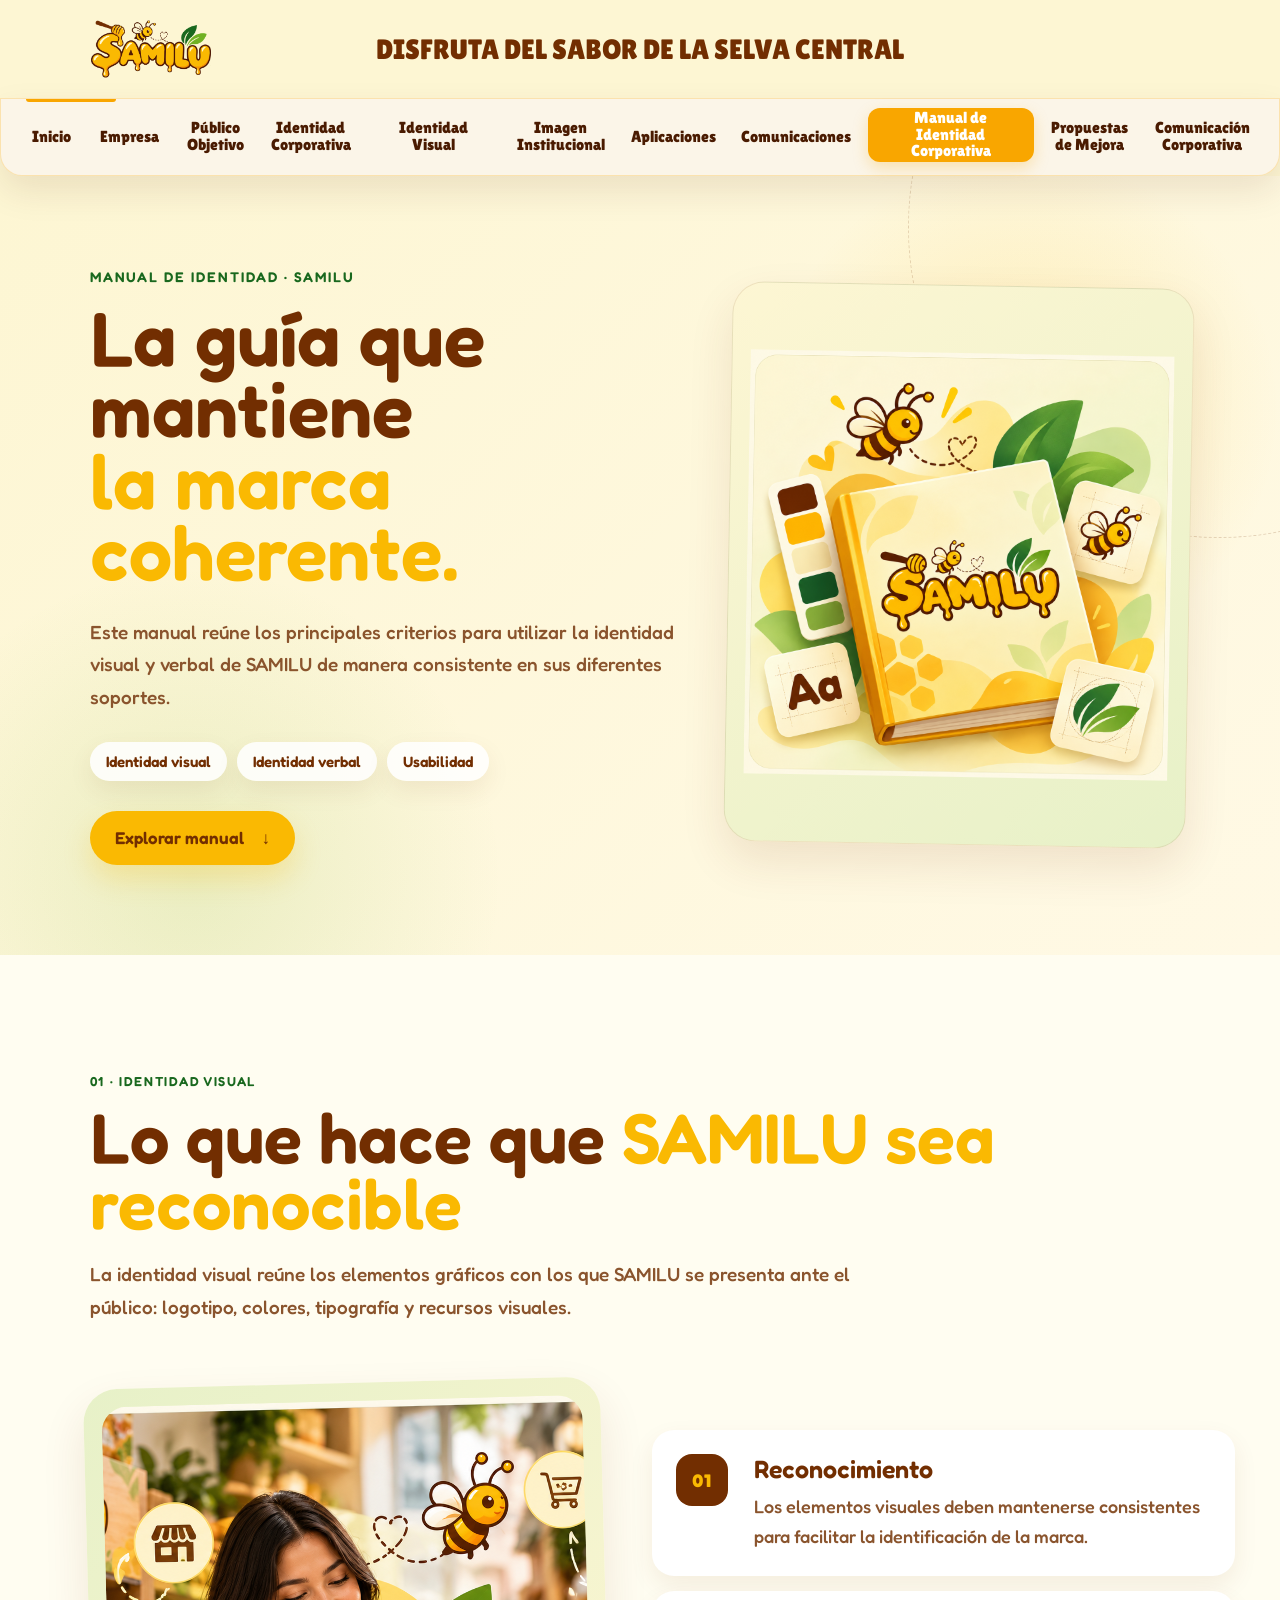
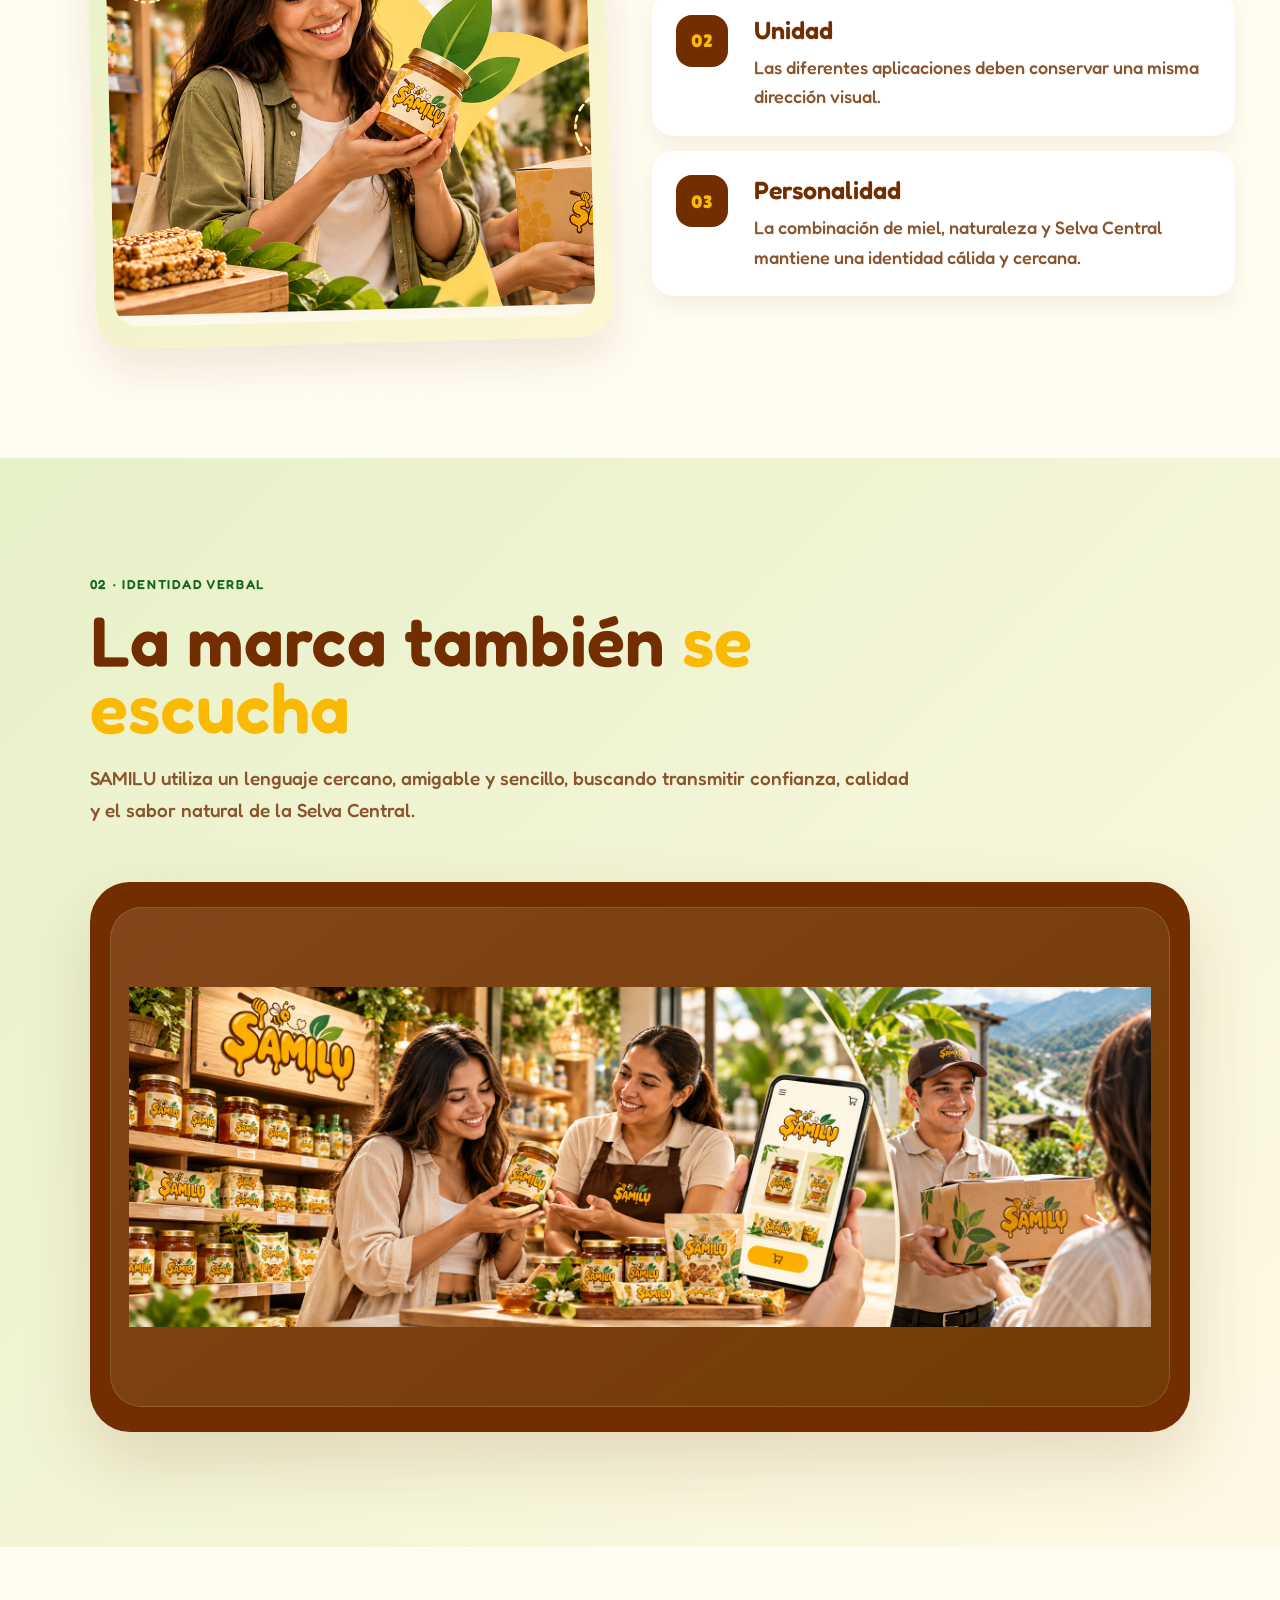
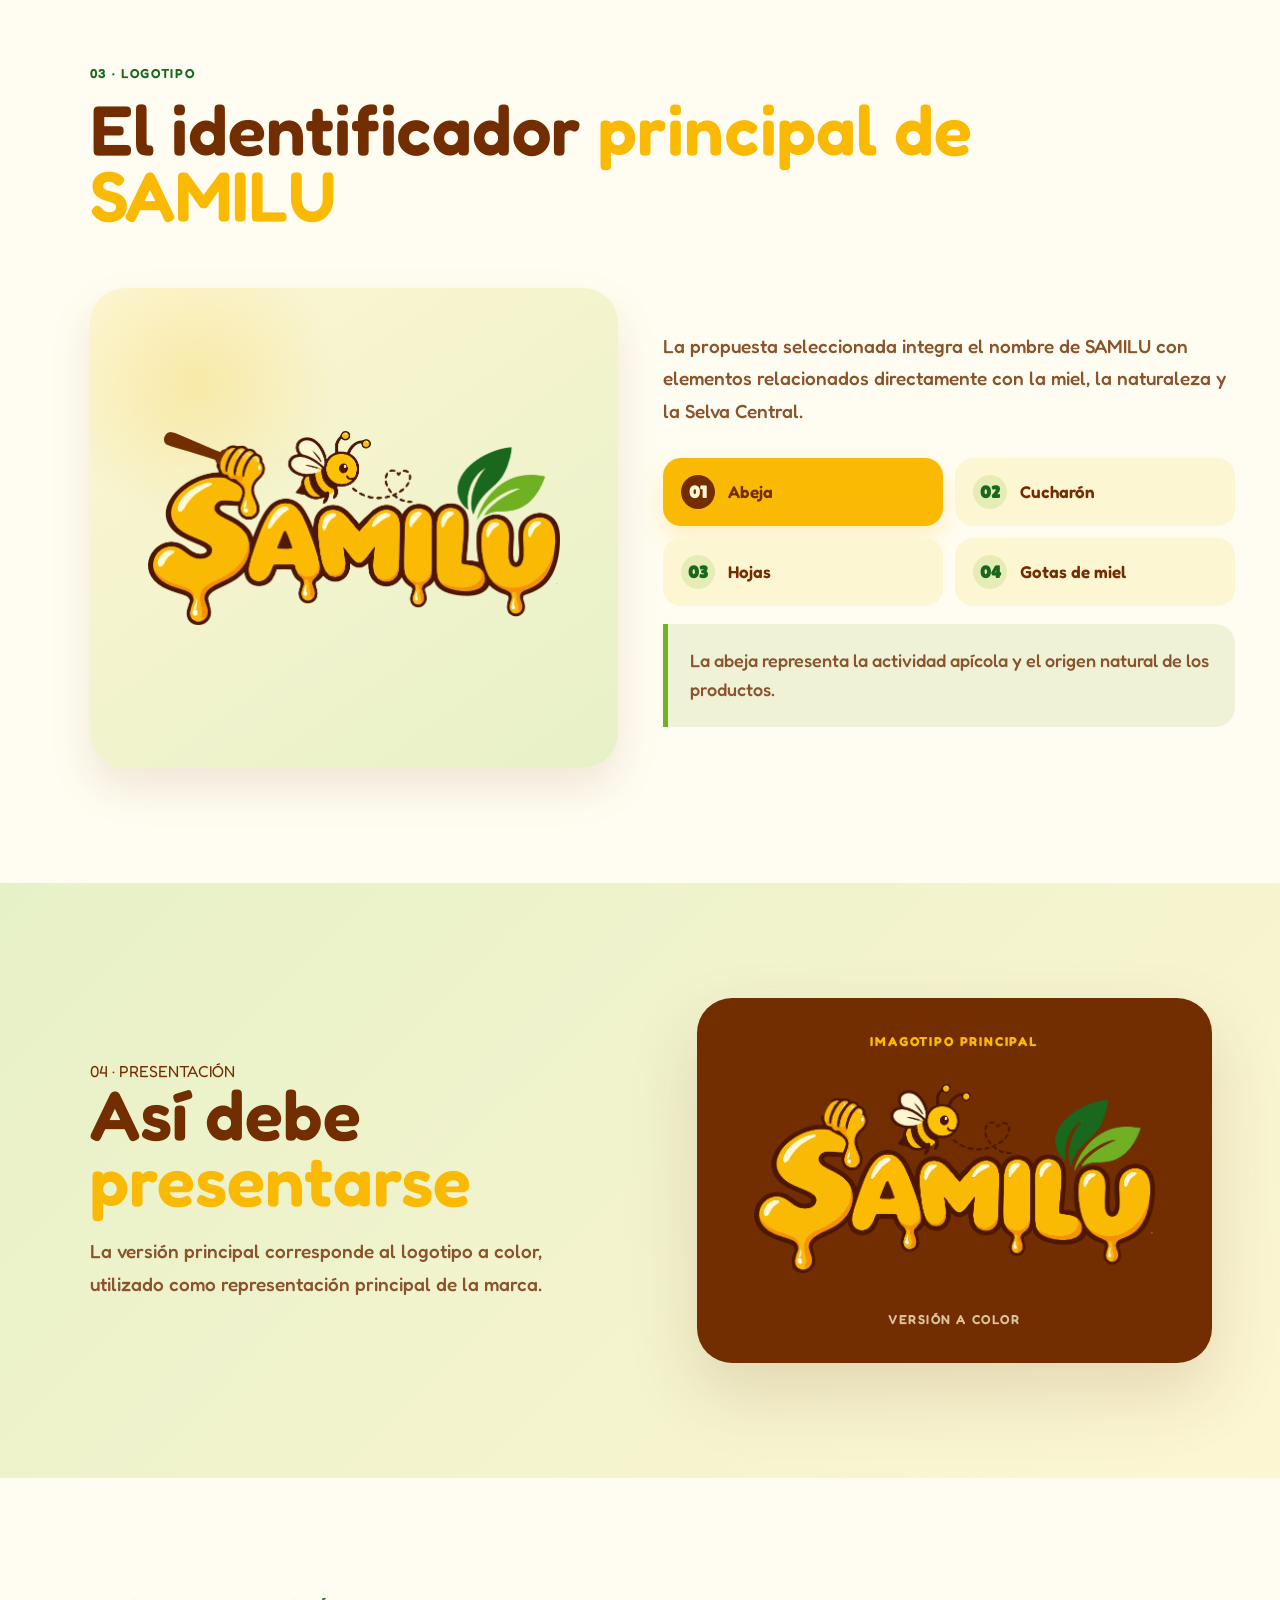
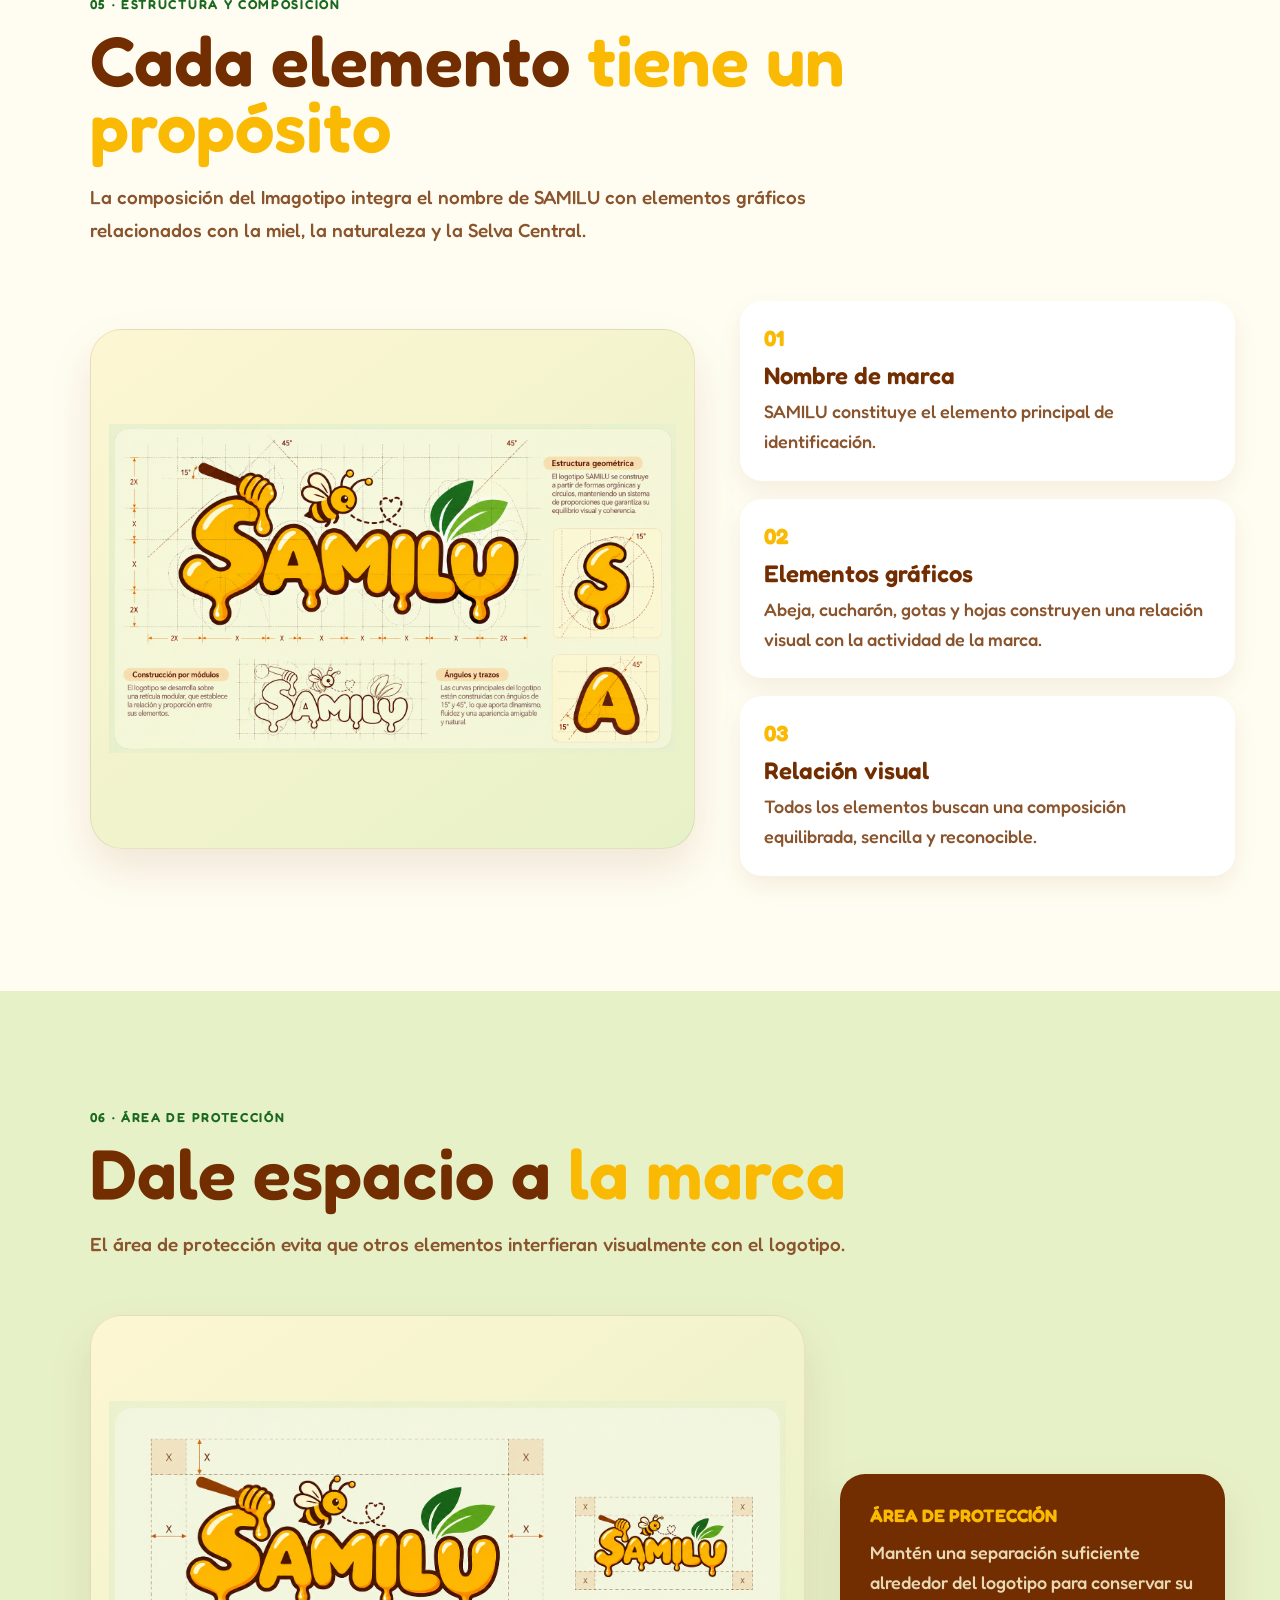
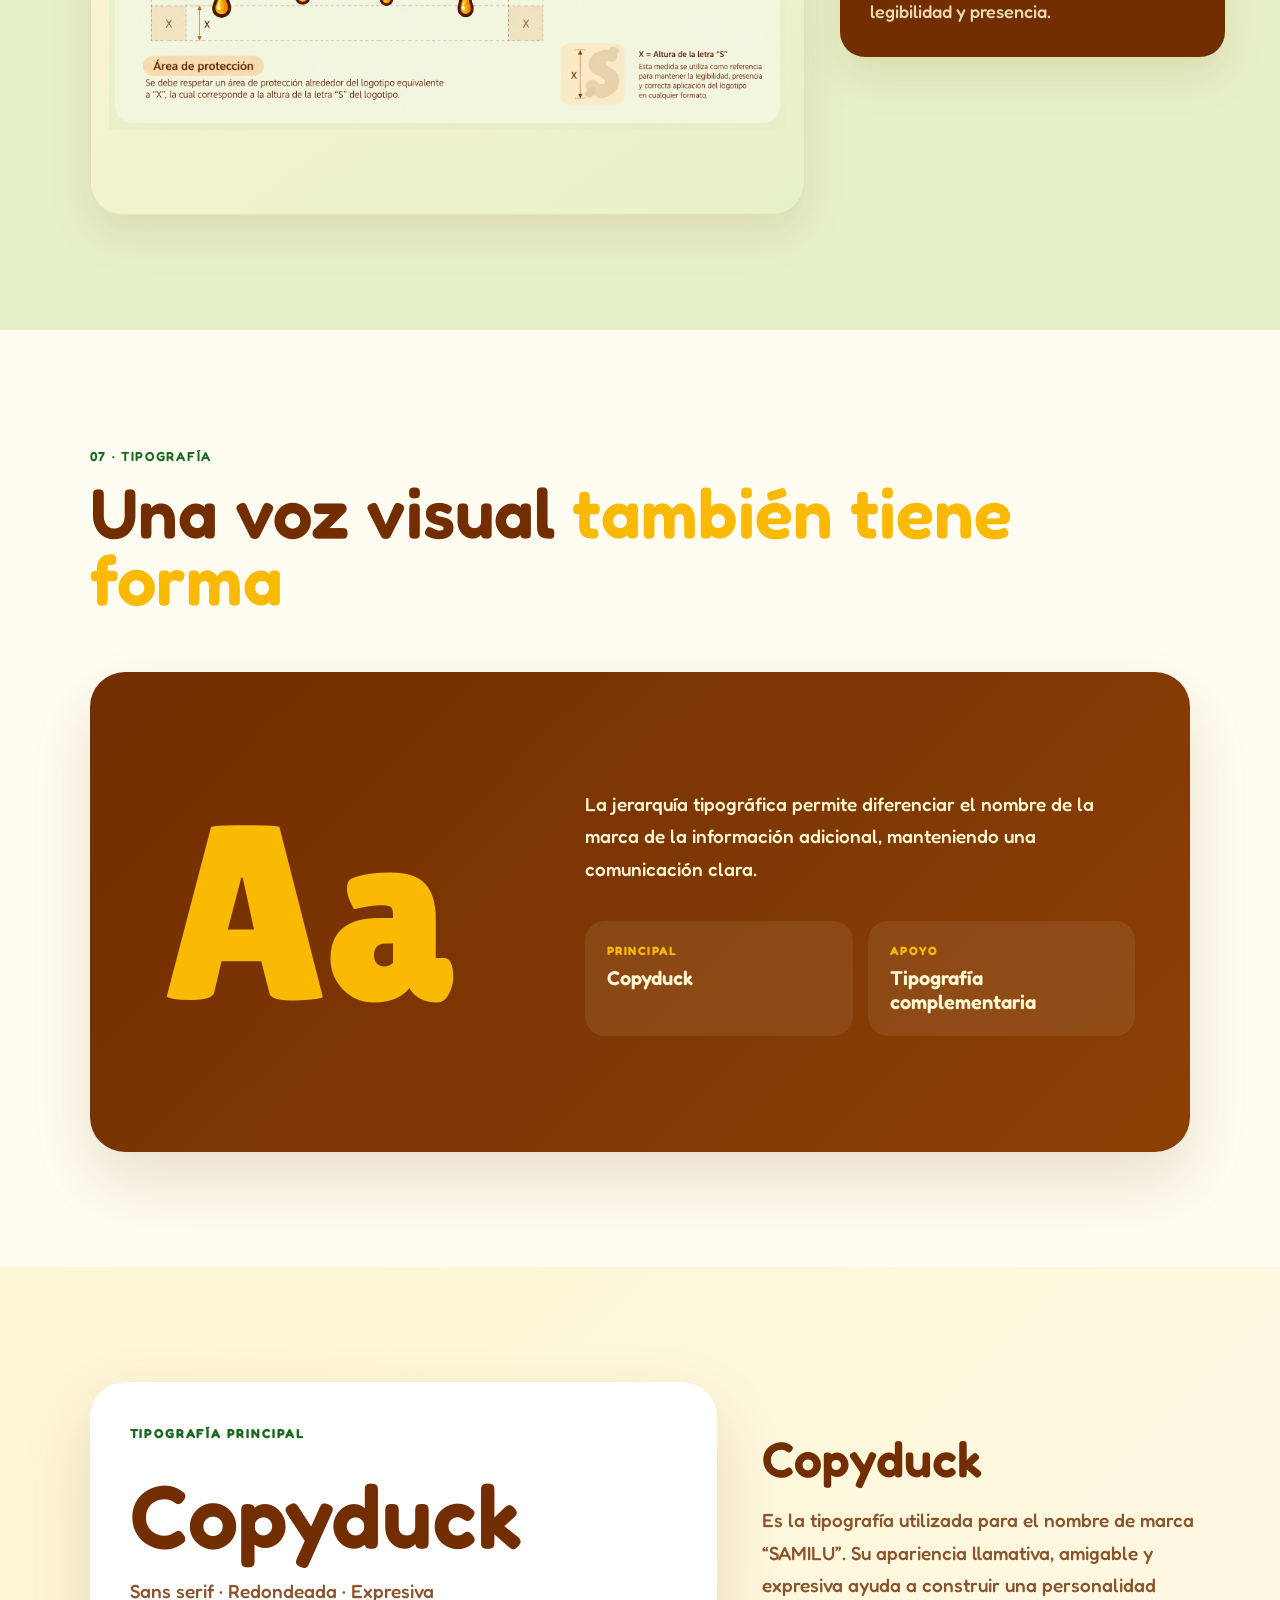
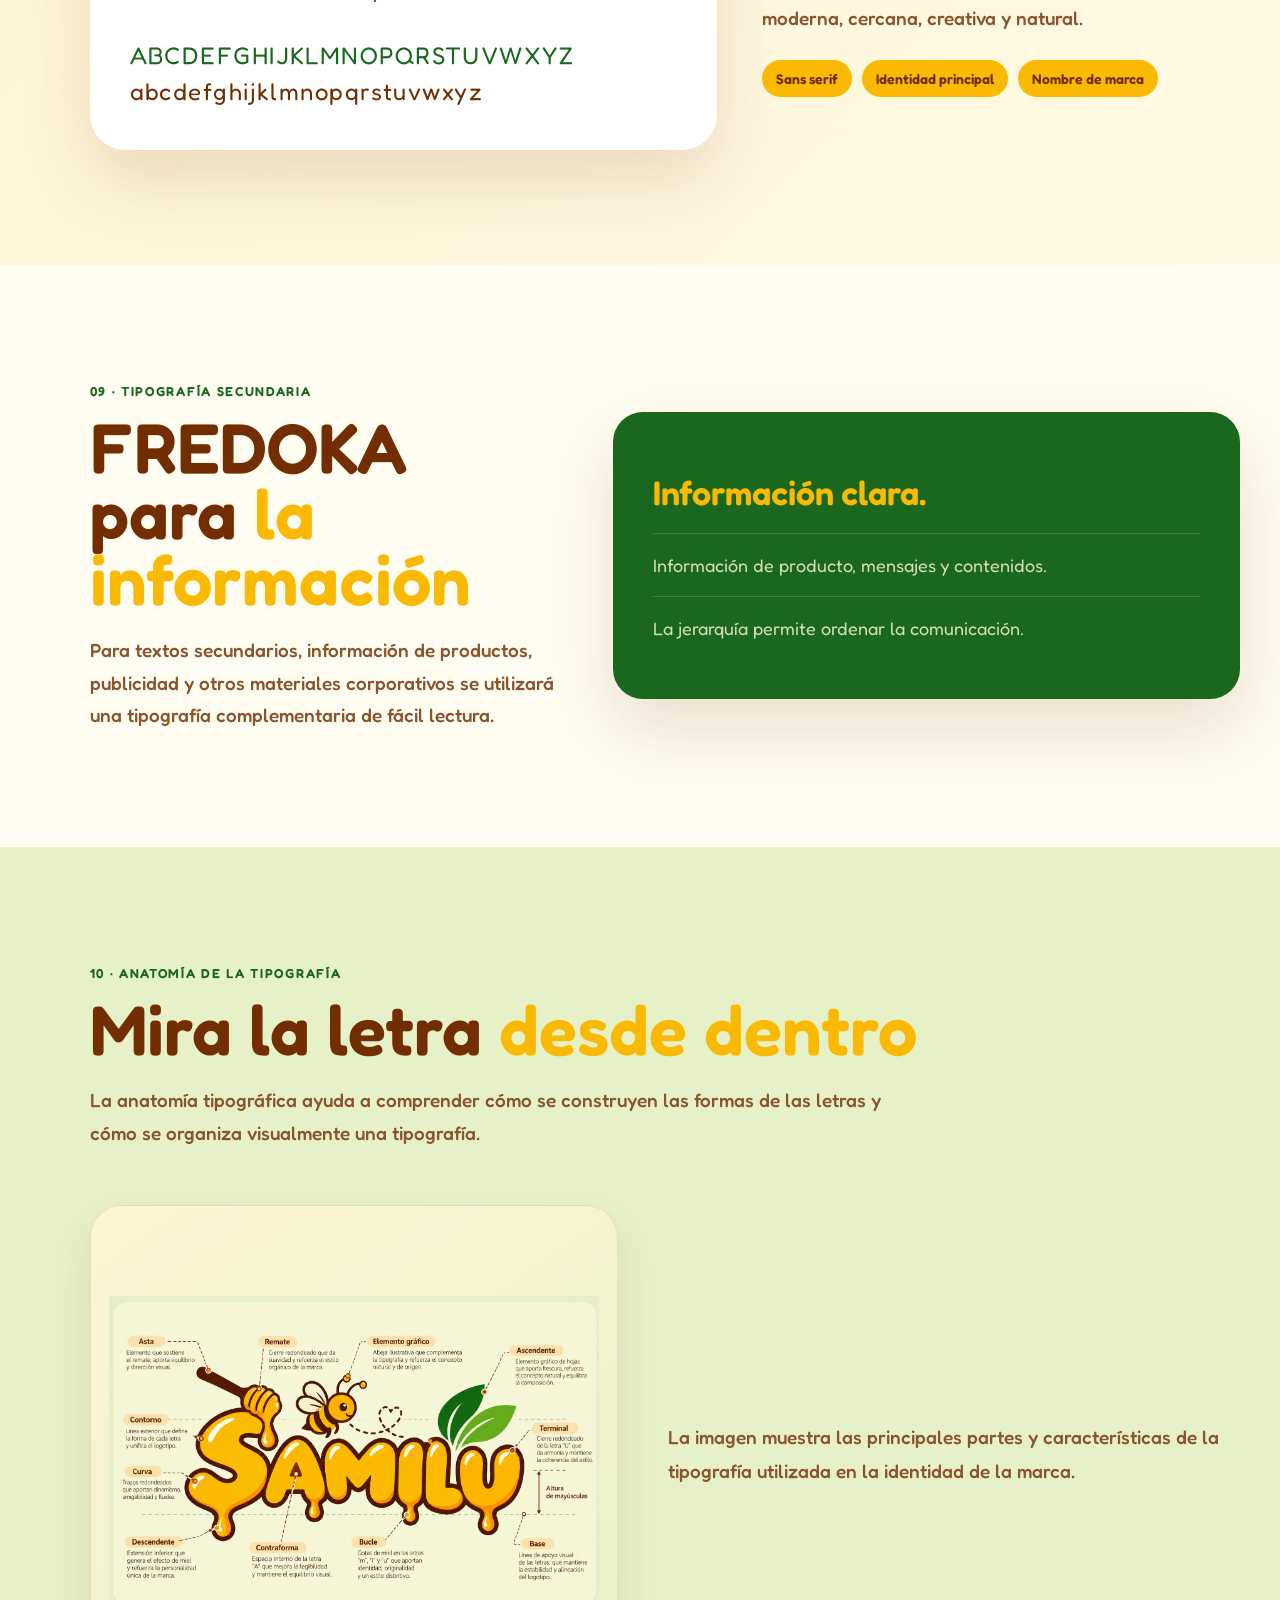
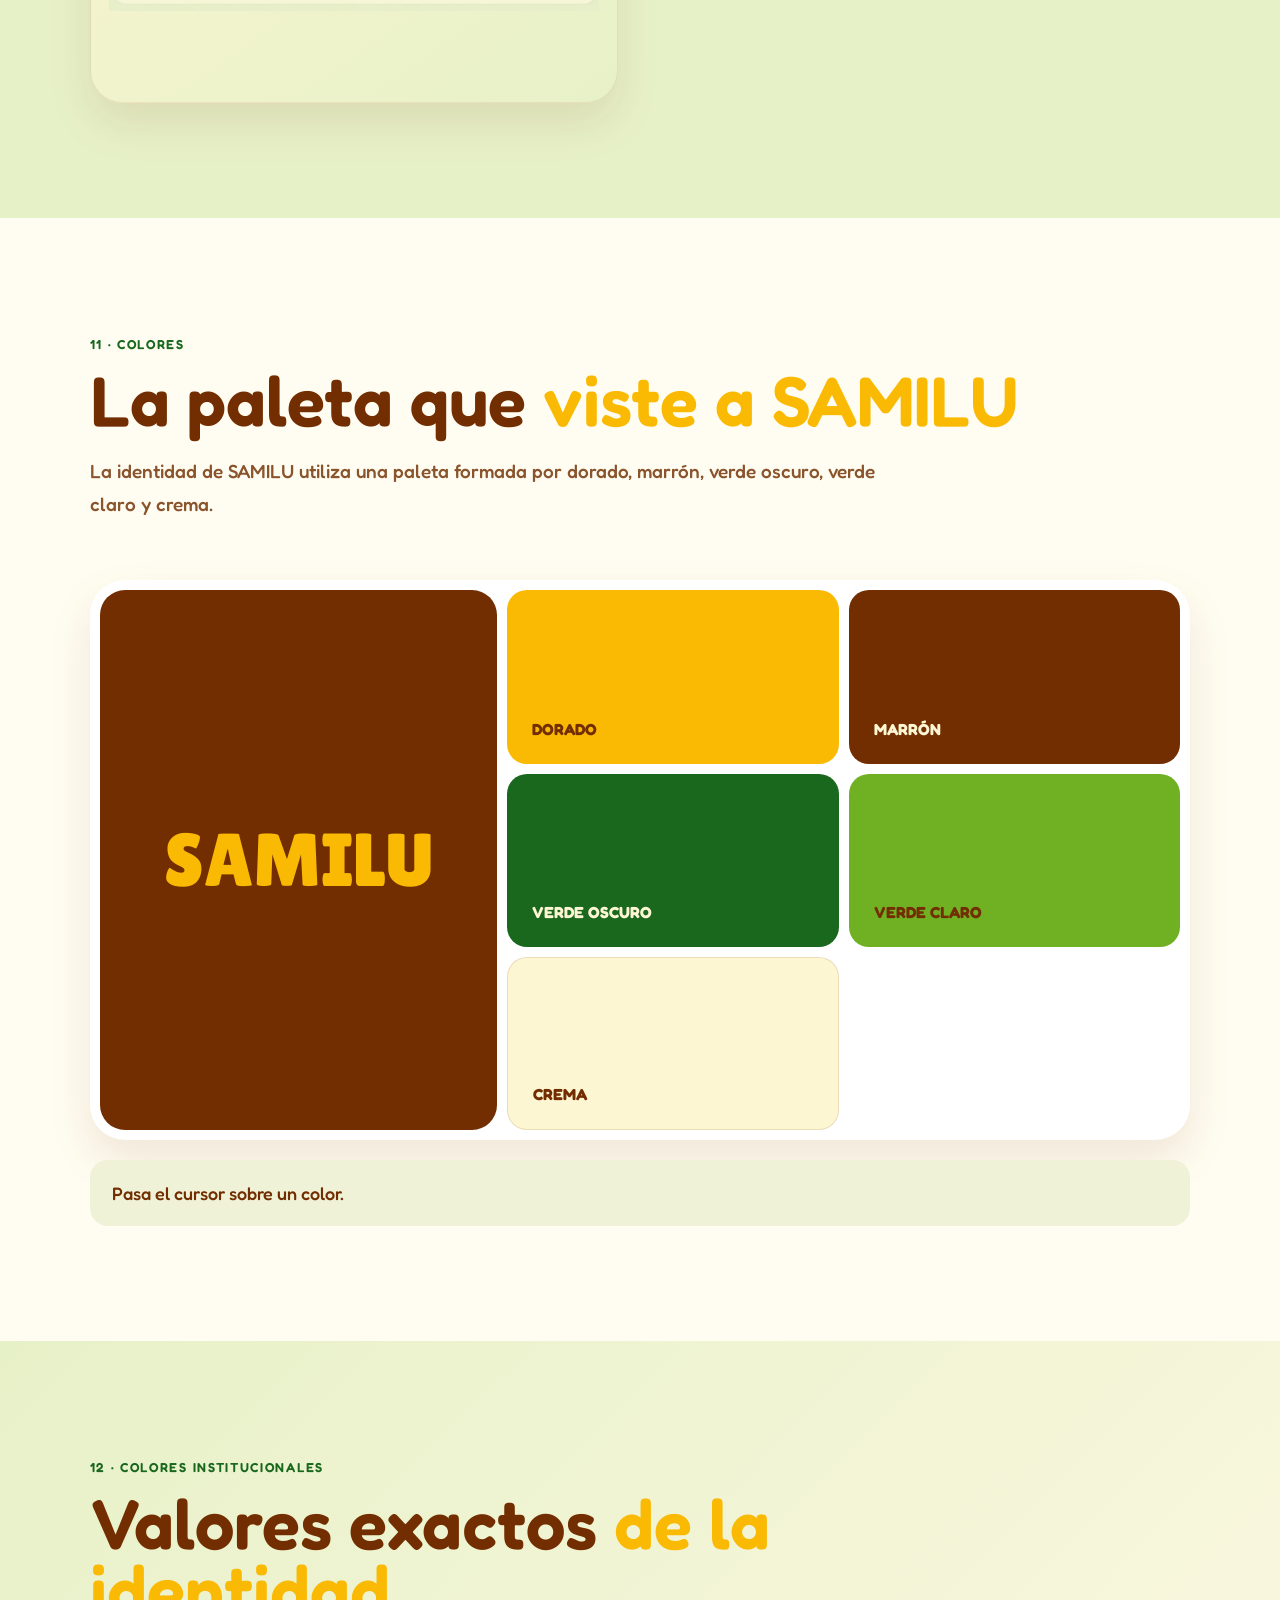
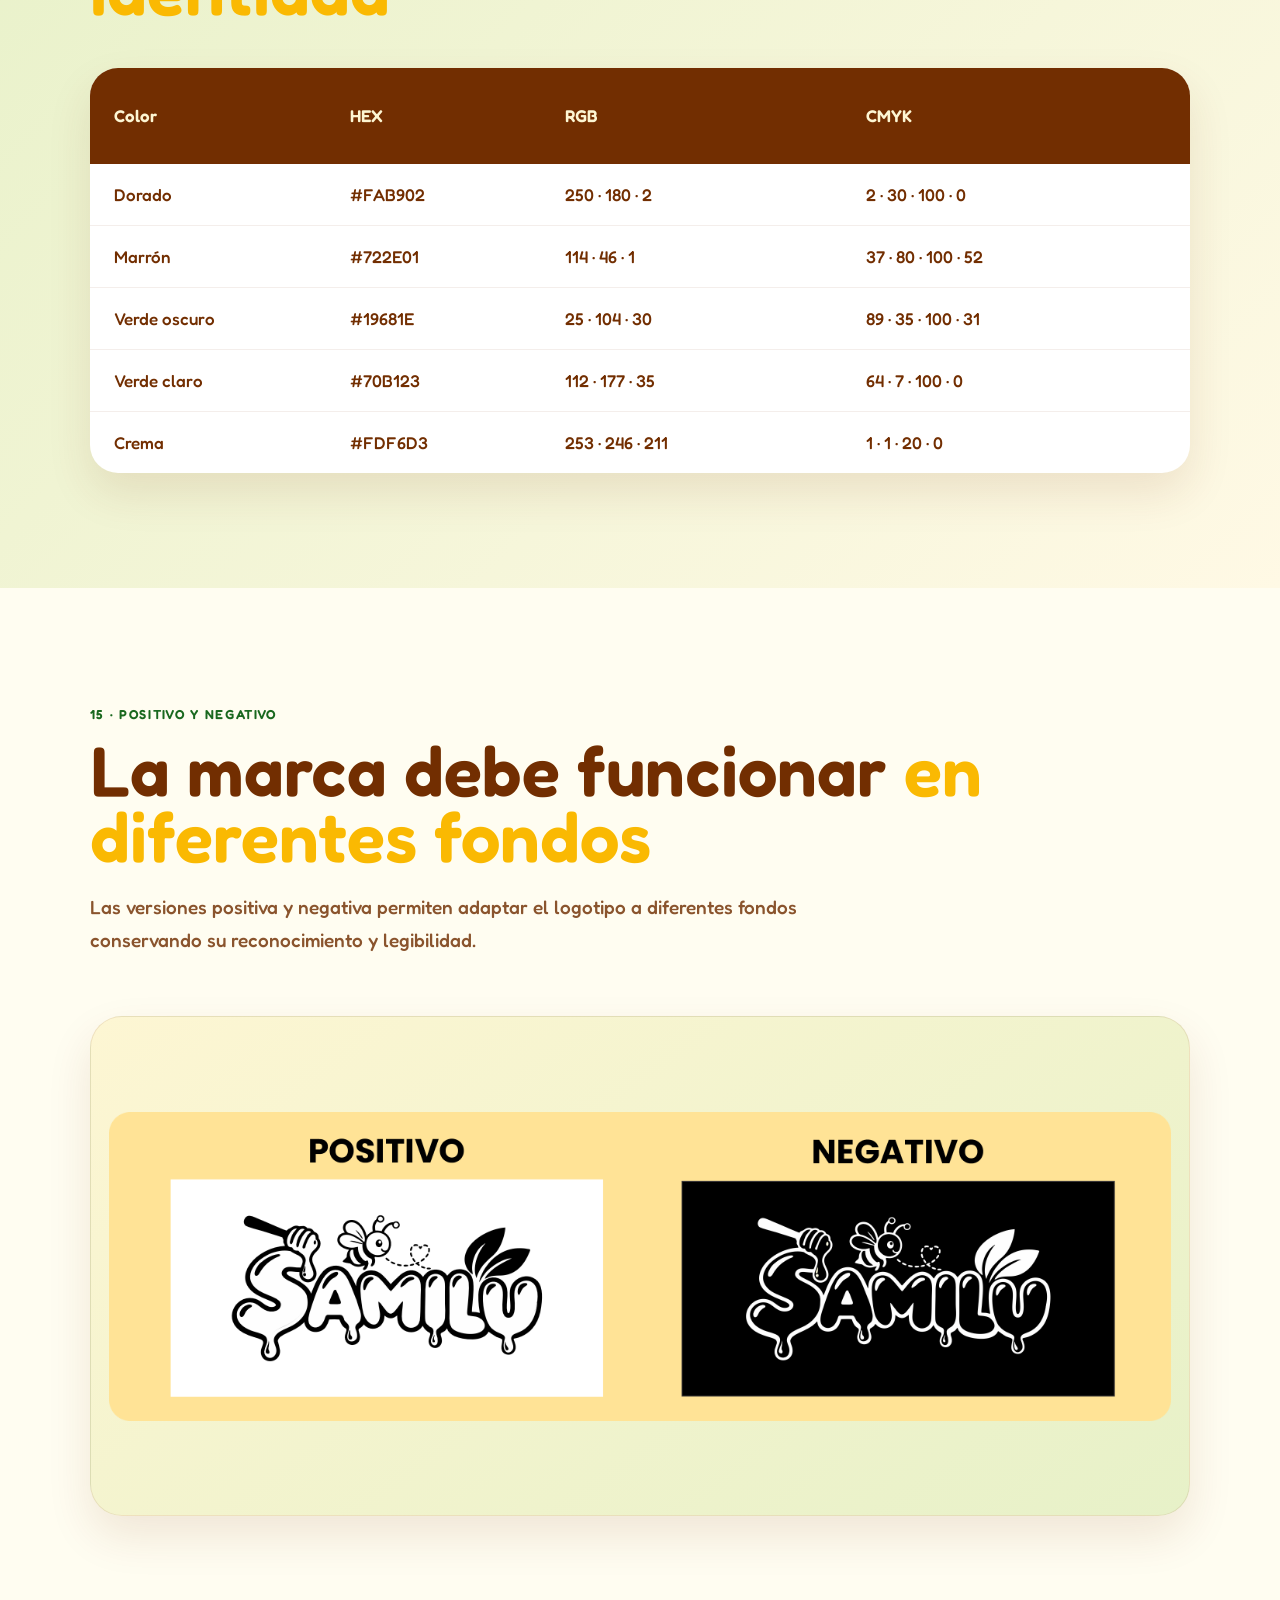
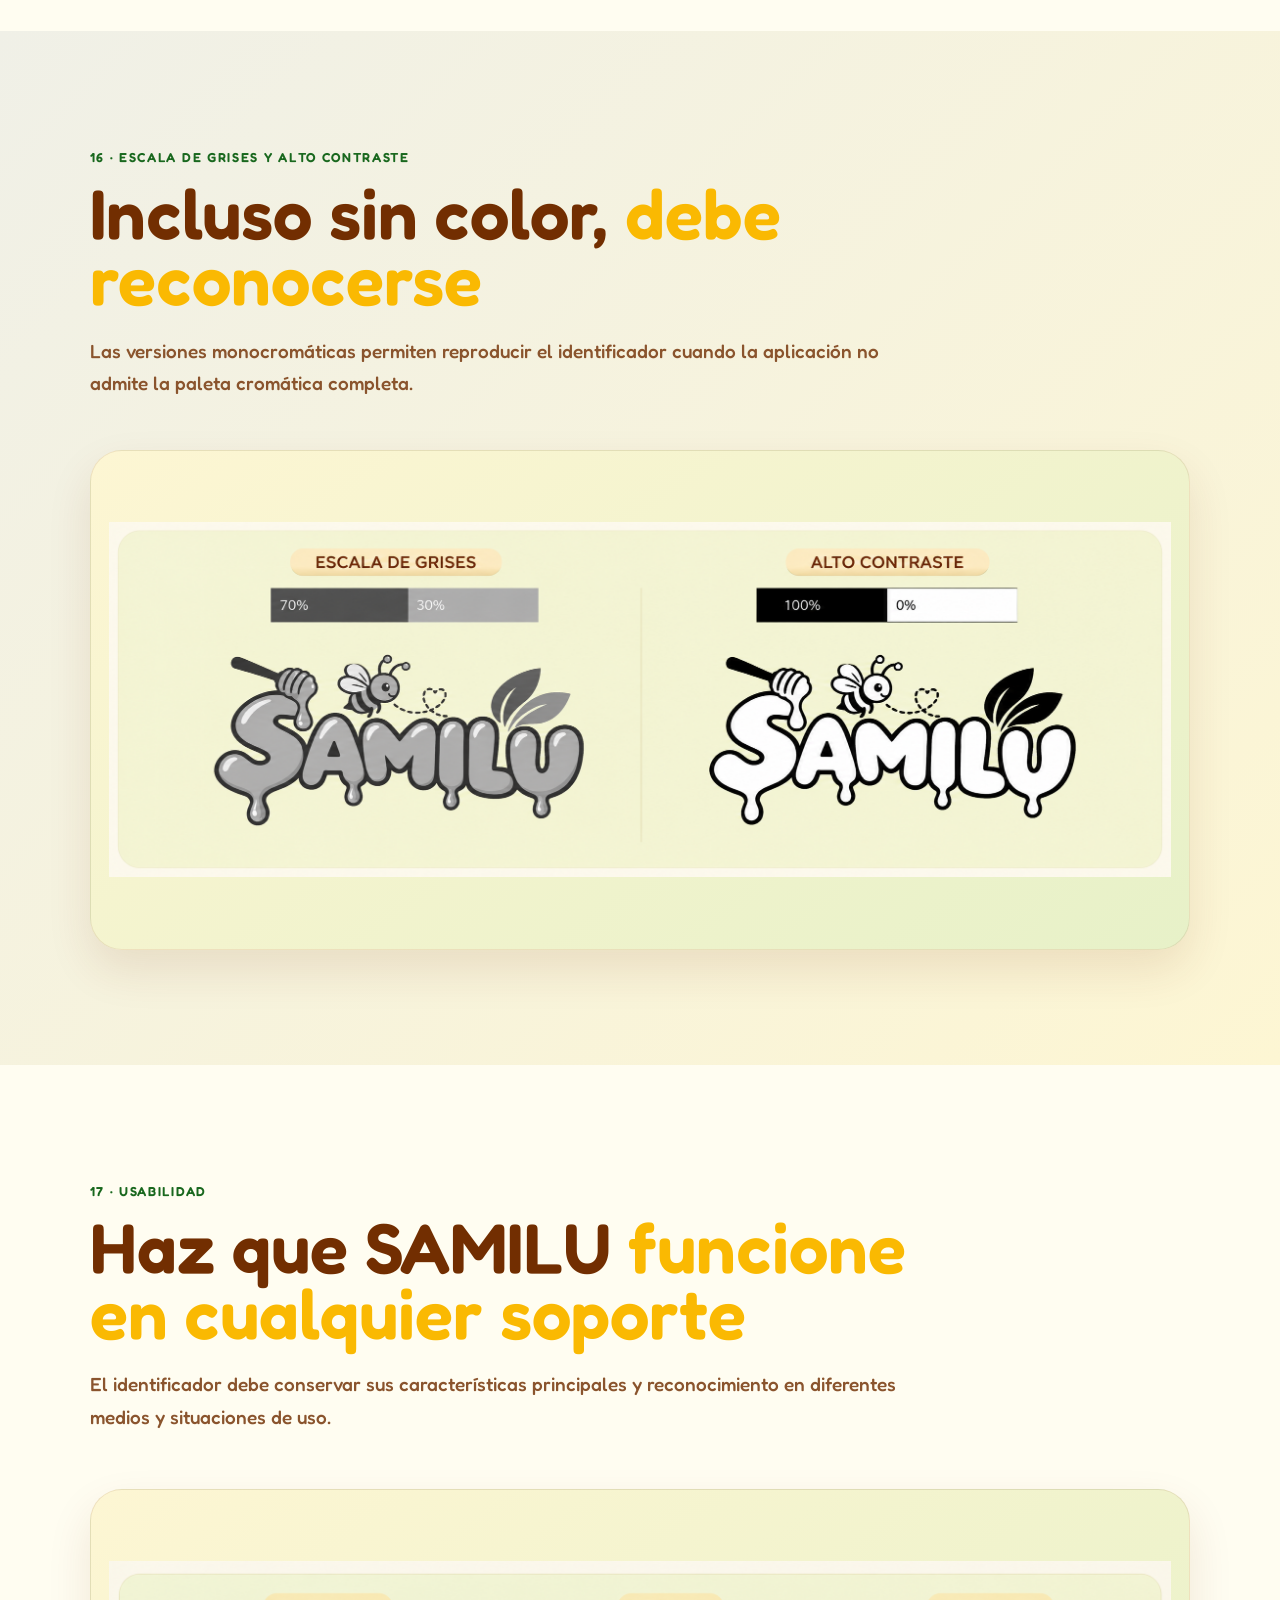
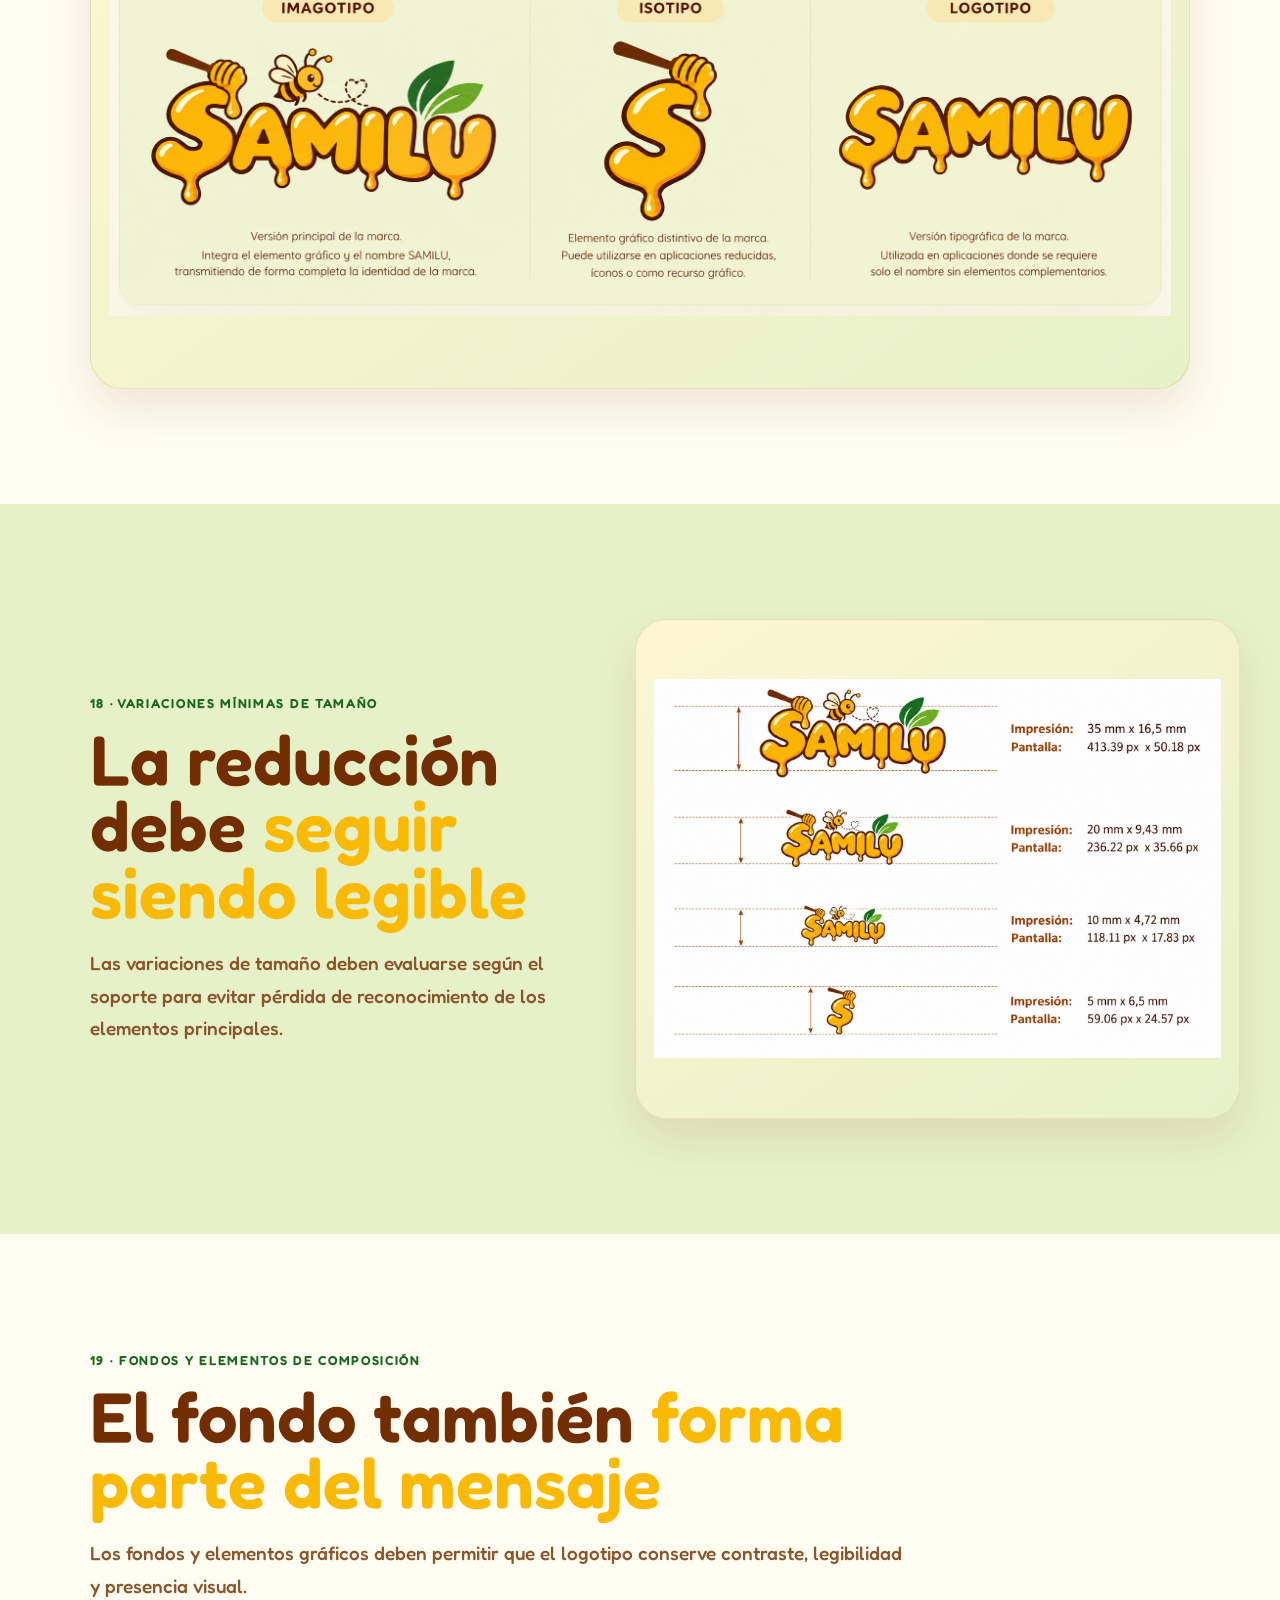
<file: manual-identidad.html>
<!DOCTYPE html>
<html lang="es">

<head>

    <meta charset="UTF-8">

    <meta
        name="viewport"
        content="width=device-width, initial-scale=1.0"
    >

    <title>Manual de Identidad Corporativa | SAMILU</title>

    <!-- ==========================================================
         FUENTES
    =========================================================== -->

    <link rel="preconnect" href="https://fonts.googleapis.com">

    <link
        rel="preconnect"
        href="https://fonts.gstatic.com"
        crossorigin
    >

    <link
        href="https://fonts.googleapis.com/css2?family=Fredoka:wght@400;500;600;700&family=Lilita+One&display=swap"
        rel="stylesheet"
    >


    <!-- ==========================================================
         CSS
    =========================================================== -->

    <link
        rel="stylesheet"
        href="estilos.css"
    >

    <link
        rel="stylesheet"
        href="manual-identidad.css"
    >

</head>


<body data-page="manual">


    <!-- ==========================================================
         HEADER
    =========================================================== -->

    <header class="site-header">

        <div class="brand-area">

            <div class="brand-logo-wrap">

                <img
                    src="img/logo samilu.png"
                    alt="Logo SAMILU"
                    class="brand-logo"
                >

            </div>


            <div class="brand-copy">

                <h1>
                    DISFRUTA DEL SABOR DE LA SELVA CENTRAL
                </h1>

            </div>

        </div>

    </header>



    <!-- ==========================================================
         NAVBAR
         MANTENER IGUAL
    =========================================================== -->

    <nav class="navbar">


        <!-- INICIO -->

        <div
            class="nav-item"
            data-page="inicio"
        >

            <a
                href="index.html"
                class="nav-link"
            >
                Inicio
            </a>

        </div>



        <!-- EMPRESA -->

        <div
            class="nav-item dropdown-item"
            data-page="empresa"
        >

            <a
                href="empresa.html"
                class="nav-link"
            >
                Empresa
            </a>

            <div class="dropdown-menu">

                <a href="empresa.html#datos">
                    Datos de la empresa
                </a>

                <a href="empresa.html#descripcion">
                    Descripción de la empresa
                </a>

                <a href="empresa.html#mision">
                    Misión
                </a>

                <a href="empresa.html#vision">
                    Visión
                </a>

                <a href="empresa.html#valores">
                    Valores corporativos
                </a>

            </div>

        </div>



        <!-- PÚBLICO OBJETIVO -->

        <div
            class="nav-item dropdown-item"
            data-page="publico"
        >

            <a
                href="publico-objetivo.html"
                class="nav-link"
            >
                Público<br>
                Objetivo
            </a>

            <div class="dropdown-menu">

                <a href="publico-objetivo.html#segmento">
                    Segmento objetivo
                </a>

                <a href="publico-objetivo.html#edad">
                    Edad
                </a>

                <a href="publico-objetivo.html#ubicacion">
                    Ubicación
                </a>

                <a href="publico-objetivo.html#necesidades">
                    Necesidades
                </a>

                <a href="publico-objetivo.html#caracteristicas">
                    Características
                </a>

            </div>

        </div>



        <!-- IDENTIDAD CORPORATIVA -->

        <div
            class="nav-item dropdown-item"
            data-page="corporativa"
        >

            <a
                href="identidad-corporativa.html"
                class="nav-link"
            >
                Identidad<br>
                Corporativa
            </a>

            <div class="dropdown-menu">

                <a href="identidad-corporativa.html#imagen-corporativa">
                    ¿Qué es la imagen corporativa?
                </a>

                <a href="identidad-corporativa.html#elementos-identidad">
                    Elementos de identidad
                </a>

                <a href="identidad-corporativa.html#tipos-identidad">
                    Tipos de identidad
                </a>

                <a href="identidad-corporativa.html#identidad-cultural">
                    Identidad cultural
                </a>

                <a href="identidad-corporativa.html#identidad-verbal">
                    Identidad verbal
                </a>

                <a href="identidad-corporativa.html#identidad-corporativa">
                    Identidad corporativa
                </a>

            </div>

        </div>



        <!-- IDENTIDAD VISUAL -->

        <div
            class="nav-item dropdown-item"
            data-page="visual"
        >

            <a
                href="identidad-visual.html"
                class="nav-link"
            >
                Identidad Visual
            </a>

            <div class="dropdown-menu">

                <a href="identidad-visual.html#logotipo">
                    Logotipo
                </a>

                <a href="identidad-visual.html#bocetos-proceso">
                    Bocetos y proceso de creación
                </a>

                <a href="identidad-visual.html#colores-corporativos">
                    Colores corporativos
                </a>

                <a href="identidad-visual.html#tipografia">
                    Tipografía
                </a>

                <a href="identidad-visual.html#elementos-graficos">
                    Elementos gráficos
                </a>

                <a href="identidad-visual.html#uniformes">
                    Uniformes
                </a>

                <a href="identidad-visual.html#empaques">
                    Empaques
                </a>

                <a href="identidad-visual.html#letreros">
                    Letreros
                </a>

                <a href="identidad-visual.html#decoracion">
                    Decoración
                </a>

            </div>

        </div>



        <!-- IMAGEN INSTITUCIONAL -->

        <div
            class="nav-item dropdown-item"
            data-page="imagen"
        >

            <a
                href="imagen-institucional.html"
                class="nav-link"
            >
                Imagen<br>
                Institucional
            </a>

            <div class="dropdown-menu">

                <a href="imagen-institucional.html#percepcion-cliente">
                    Percepción del cliente
                </a>

                <a href="imagen-institucional.html#fortalezas">
                    Fortalezas
                </a>

                <a href="imagen-institucional.html#aspectos-mejorar">
                    Aspectos por mejorar
                </a>

                <a href="imagen-institucional.html#dimensiones-imagen">
                    Dimensiones de la imagen
                </a>

                <a href="imagen-institucional.html#componentes-imagen">
                    Componentes de la imagen
                </a>

            </div>

        </div>



        <!-- APLICACIONES -->

        <div
            class="nav-item dropdown-item"
            data-page="aplicaciones"
        >

            <a
                href="aplicaciones.html"
                class="nav-link"
            >
                Aplicaciones
            </a>

            <div class="dropdown-menu">

                <a href="aplicaciones.html#tarjetas">
                    Tarjetas
                </a>

                <a href="aplicaciones.html#vasos-empaques">
                    Vasos y empaques
                </a>

                <a href="aplicaciones.html#uniformes">
                    Uniformes
                </a>

                <a href="aplicaciones.html#afiches">
                    Afiches
                </a>

                <a href="aplicaciones.html#redes-sociales">
                    Redes sociales
                </a>

                <a href="aplicaciones.html#sitio-web">
                    Sitio Web
                </a>

            </div>

        </div>



        <!-- COMUNICACIONES -->

        <div
            class="nav-item dropdown-item"
            data-page="comunicaciones"
        >

            <a
                href="comunicaciones.html"
                class="nav-link"
            >
                Comunicaciones
            </a>

            <div class="dropdown-menu">

                <a href="comunicaciones.html#lenguaje-corporativo">
                    Lenguaje corporativo
                </a>

                <a href="comunicaciones.html#canales-comunicacion">
                    Canales de comunicación
                </a>

                <a href="comunicaciones.html#mensaje-principal">
                    Mensaje principal
                </a>

                <a href="comunicaciones.html#eslogan">
                    Eslogan
                </a>

            </div>

        </div>



        <!-- ======================================================
             MANUAL DE IDENTIDAD CORPORATIVA
        ======================================================= -->

        <div
            class="nav-item dropdown-item active"
            data-page="manual"
        >

            <a
                href="manual-identidad.html"
                class="nav-link"
            >
                Manual de<br>
                Identidad Corporativa
            </a>

            <div class="dropdown-menu">

                <a href="manual-identidad.html#identidad-visual">
                    Identidad visual
                </a>

                <a href="manual-identidad.html#identidad-verbal">
                    Identidad verbal
                </a>

                <a href="manual-identidad.html#Imagotipo">
                    Imagotipo
                </a>

                <a href="manual-identidad.html#estructura-composicion">
                    Estructura y composición
                </a>

                <a href="manual-identidad.html#area-proteccion">
                    Área de protección
                </a>

                <a href="manual-identidad.html#tipografia">
                    Tipografía
                </a>

                <a href="manual-identidad.html#tipografia-principal">
                    Tipografía principal
                </a>

                <a href="manual-identidad.html#tipografia-secundaria">
                    Tipografía secundaria
                </a>

                <a href="manual-identidad.html#anatomia-tipografia">
                    Anatomía de la tipografía
                </a>

                <a href="manual-identidad.html#colores">
                    Colores
                </a>

                <a href="manual-identidad.html#colores-institucionales">
                    Colores institucionales
                </a>

                <a href="manual-identidad.html#positivo-negativo">
                    Positivo y negativo
                </a>

                <a href="manual-identidad.html#escala-grises">
                    Escala de grises y alto contraste
                </a>

                <a href="manual-identidad.html#usabilidad">
                    Usabilidad
                </a>

                <a href="manual-identidad.html#variaciones-tamano">
                    Variaciones mínimas de tamaño
                </a>

                <a href="manual-identidad.html#fondos-composicion">
                    Fondos y elementos de composición
                </a>

            </div>

        </div>



        <!-- PROPUESTAS DE MEJORA -->

        <div
            class="nav-item dropdown-item"
            data-page="propuestas"
        >

            <a
                href="propuestas-mejora.html"
                class="nav-link"
            >
                Propuestas<br>
                de Mejora
            </a>

            <div class="dropdown-menu">

                <a href="propuestas-mejora.html#estandarizacion">
                    Estandarización de la marca
                </a>

                <a href="propuestas-mejora.html#material-publicitario">
                    Material publicitario
                </a>

                <a href="propuestas-mejora.html#colores-tipografias">
                    Colores y tipografías
                </a>

                <a href="propuestas-mejora.html#redes-sociales">
                    Redes sociales
                </a>

            </div>

        </div>
         <!-- NUEVO MENÚ DIRECTO: SIN SUBMENÚ -->
        <div class="nav-item" data-page="comunicacion">
            <a href="comunicación corporativa.html" class="nav-link">Comunicación<br>Corporativa</a>
        </div>

    </nav>



    <!-- ==========================================================
         CONTENIDO
    =========================================================== -->

    <main>


        <!-- ======================================================
             HERO
             AHORA ES IMAGEN REAL, NO REPRESENTACIÓN
        ======================================================= -->

        <section class="manual-hero">

            <div class="manual-hero-copy">

                <span class="manual-kicker">
                    MANUAL DE IDENTIDAD · SAMILU
                </span>

                <h2>
                    La guía que mantiene
                    <em>la marca coherente.</em>
                </h2>

                <p>
                    Este manual reúne los principales criterios para
                    utilizar la identidad visual y verbal de SAMILU
                    de manera consistente en sus diferentes soportes.
                </p>

                <div class="manual-chips">

                    <span>
                        Identidad visual
                    </span>

                    <span>
                        Identidad verbal
                    </span>

                    <span>
                        Usabilidad
                    </span>

                </div>

                <a
                    href="#identidad-visual"
                    class="manual-hero-button"
                >
                    Explorar manual
                    <span>↓</span>
                </a>

            </div>


            <!-- CUADRO DE IMAGEN -->

            <div class="manual-book-wrap">

                <div class="manual-image-slot">

                    <!-- CAMBIA SOLO ESTA RUTA -->

                    <img
                        src="img/pm.png"
                        alt="Portada del Manual de Identidad Corporativa SAMILU"
                    >

                </div>

            </div>

        </section>



        <!-- ======================================================
             01 · IDENTIDAD VISUAL
        ======================================================= -->

        <section
            id="identidad-visual"
            class="manual-section visual-manual-section"
        >

            <div class="manual-intro">

                <span>
                    01 · IDENTIDAD VISUAL
                </span>

                <h2>
                    Lo que hace que
                    <em>SAMILU sea reconocible</em>
                </h2>

                <p>
                    La identidad visual reúne los elementos gráficos
                    con los que SAMILU se presenta ante el público:
                    logotipo, colores, tipografía y recursos visuales.
                </p>

            </div>


            <div class="visual-manual-layout">


                <div class="manual-image-card">

                    <!-- CAMBIA SOLO ESTA RUTA -->

                    <img
                        src="img/cer.png"
                        alt="Identidad visual de SAMILU"
                    >

                </div>


                <div class="visual-manual-copy">


                    <div class="visual-point">

                        <span>
                            01
                        </span>

                        <div>

                            <h3>
                                Reconocimiento
                            </h3>

                            <p>
                                Los elementos visuales deben mantenerse
                                consistentes para facilitar la identificación
                                de la marca.
                            </p>

                        </div>

                    </div>


                    <div class="visual-point">

                        <span>
                            02
                        </span>

                        <div>

                            <h3>
                                Unidad
                            </h3>

                            <p>
                                Las diferentes aplicaciones deben conservar
                                una misma dirección visual.
                            </p>

                        </div>

                    </div>


                    <div class="visual-point">

                        <span>
                            03
                        </span>

                        <div>

                            <h3>
                                Personalidad
                            </h3>

                            <p>
                                La combinación de miel, naturaleza y Selva
                                Central mantiene una identidad cálida y cercana.
                            </p>

                        </div>

                    </div>


                </div>

            </div>

        </section>



        <!-- ======================================================
             02 · IDENTIDAD VERBAL
             REPRESENTACIÓN ELIMINADA → IMAGEN
        ======================================================= -->

        <section
            id="identidad-verbal"
            class="manual-section verbal-manual-section"
        >

            <div class="verbal-title">

                <span>
                    02 · IDENTIDAD VERBAL
                </span>

                <h2>
                    La marca también
                    <em>se escucha</em>
                </h2>

                <p>
                    SAMILU utiliza un lenguaje cercano, amigable y sencillo,
                    buscando transmitir confianza, calidad y el sabor natural
                    de la Selva Central.
                </p>

            </div>


            <div class="verbal-stage">

                <div class="manual-image-slot">

                    <!-- CAMBIA SOLO ESTA RUTA -->

                    <img
                        src="img/ver.png"
                        alt="Identidad verbal de SAMILU"
                    >

                </div>

            </div>

        </section>



        <!-- ======================================================
             03 · IMAGOTIPO
        ======================================================= -->

        <section
            id="Imagotipo"
            class="manual-section logo-manual-section"
        >

            <div class="manual-intro">

                <span>
                    03 · LOGOTIPO
                </span>

                <h2>
                    El identificador
                    <em>principal de SAMILU</em>
                </h2>

            </div>


            <div class="logo-manual-showcase">


                <div class="logo-manual-display">

                    <img
                        src="img/logo samilu.png"
                        alt="Logotipo oficial SAMILU"
                    >

                </div>


                <div class="logo-manual-text">

                    <p>
                        La propuesta seleccionada integra el nombre de SAMILU
                        con elementos relacionados directamente con la miel,
                        la naturaleza y la Selva Central.
                    </p>


                    <div class="logo-symbol-list">


                        <button
                            type="button"
                            class="logo-symbol-option active"
                            data-symbol="bee"
                        >

                            <span>
                                01
                            </span>

                            Abeja

                        </button>


                        <button
                            type="button"
                            class="logo-symbol-option"
                            data-symbol="dipper"
                        >

                            <span>
                                02
                            </span>

                            Cucharón

                        </button>


                        <button
                            type="button"
                            class="logo-symbol-option"
                            data-symbol="leaves"
                        >

                            <span>
                                03
                            </span>

                            Hojas

                        </button>


                        <button
                            type="button"
                            class="logo-symbol-option"
                            data-symbol="drops"
                        >

                            <span>
                                04
                            </span>

                            Gotas de miel

                        </button>


                    </div>


                    <div
                        id="logoSymbolDescription"
                        class="logo-symbol-description"
                    >
                        La abeja representa la actividad apícola
                        y el origen natural de los productos.
                    </div>

                </div>

            </div>

        </section>



        <!-- ======================================================
             04 · PRESENTACIÓN DEL LOGOTIPO
        ======================================================= -->

        <section
            id="presentacion-Imagotipo"
            class="manual-section presentation-section"
        >

            <div class="presentation-copy">

                <span>
                    04 · PRESENTACIÓN
                </span>

                <h2>
                    Así debe
                    <em>presentarse</em>
                </h2>

                <p>
                    La versión principal corresponde al logotipo a color,
                    utilizado como representación principal de la marca.
                </p>

            </div>


            <div class="presentation-visual">

                <div class="logo-presentation-card">

                    <div class="presentation-label">
                        IMAGOTIPO PRINCIPAL
                    </div>

                    <!-- CAMBIA SOLO ESTA RUTA -->

                    <img
                        src="img/logo samilu.png"
                        alt="Imagotipo principal SAMILU"
                    >

                    <span>
                        VERSIÓN A COLOR
                    </span>

                </div>

            </div>

        </section>



        <!-- ======================================================
             05 · ESTRUCTURA Y COMPOSICIÓN
             REPRESENTACIÓN ELIMINADA → IMAGEN
        ======================================================= -->

        <section
            id="estructura-composicion"
            class="manual-section composition-section"
        >

            <div class="composition-header">

                <span>
                    05 · ESTRUCTURA Y COMPOSICIÓN
                </span>

                <h2>
                    Cada elemento
                    <em>tiene un propósito</em>
                </h2>

                <p>
                    La composición del Imagotipo integra el nombre de SAMILU
                    con elementos gráficos relacionados con la miel,
                    la naturaleza y la Selva Central.
                </p>

            </div>


            <div class="composition-layout">

                <div class="manual-image-slot">

                    <!-- CAMBIA SOLO ESTA RUTA -->

                    <img
                        src="img/EXT.png"
                        alt="Estructura y composición del logotipo SAMILU"
                    >

                </div>


                <div class="composition-copy">

                    <article>

                        <span>
                            01
                        </span>

                        <h3>
                            Nombre de marca
                        </h3>

                        <p>
                            SAMILU constituye el elemento principal
                            de identificación.
                        </p>

                    </article>


                    <article>

                        <span>
                            02
                        </span>

                        <h3>
                            Elementos gráficos
                        </h3>

                        <p>
                            Abeja, cucharón, gotas y hojas construyen
                            una relación visual con la actividad de la marca.
                        </p>

                    </article>


                    <article>

                        <span>
                            03
                        </span>

                        <h3>
                            Relación visual
                        </h3>

                        <p>
                            Todos los elementos buscan una composición
                            equilibrada, sencilla y reconocible.
                        </p>

                    </article>

                </div>

            </div>

        </section>



        <!-- ======================================================
             06 · ÁREA DE PROTECCIÓN
             REPRESENTACIÓN ELIMINADA → IMAGEN
        ======================================================= -->

        <section
            id="area-proteccion"
            class="manual-section protection-section"
        >

            <div class="protection-heading">

                <span>
                    06 · ÁREA DE PROTECCIÓN
                </span>

                <h2>
                    Dale espacio a
                    <em>la marca</em>
                </h2>

                <p>
                    El área de protección evita que otros elementos
                    interfieran visualmente con el logotipo.
                </p>

            </div>


            <div class="protection-demo">

                <div class="manual-image-slot">

                    <!-- CAMBIA SOLO ESTA RUTA -->

                    <img
                        src="img/ESPA.png"
                        alt="Área de protección del logotipo SAMILU"
                    >

                </div>


                <div class="protection-note">

                    <strong>
                        ÁREA DE PROTECCIÓN
                    </strong>

                    <p>
                        Mantén una separación suficiente alrededor
                        del logotipo para conservar su legibilidad
                        y presencia.
                    </p>

                </div>

            </div>

        </section>



        <!-- ======================================================
             07 · TIPOGRAFÍA
             SE MANTIENE
        ======================================================= -->

        <section
            id="tipografia"
            class="manual-section typography-manual-section"
        >

            <div class="manual-intro">

                <span>
                    07 · TIPOGRAFÍA
                </span>

                <h2>
                    Una voz visual
                    <em>también tiene forma</em>
                </h2>

            </div>


            <div class="type-visual">

                <div class="type-big">
                    Aa
                </div>


                <div class="type-copy">

                    <p>
                        La jerarquía tipográfica permite diferenciar
                        el nombre de la marca de la información adicional,
                        manteniendo una comunicación clara.
                    </p>


                    <div class="type-mini-grid">

                        <div>

                            <span>
                                PRINCIPAL
                            </span>

                            <strong>
                                Copyduck
                            </strong>

                        </div>


                        <div>

                            <span>
                                APOYO
                            </span>

                            <strong>
                                Tipografía complementaria
                            </strong>

                        </div>

                    </div>

                </div>

            </div>

        </section>



        <!-- ======================================================
             08 · TIPOGRAFÍA PRINCIPAL
        ======================================================= -->

        <section
            id="tipografia-principal"
            class="manual-section type-primary-section"
        >

            <div class="font-poster">

                <span>
                    TIPOGRAFÍA PRINCIPAL
                </span>

                <div class="font-name">
                    Copyduck
                </div>

                <p>
                    Sans serif · Redondeada · Expresiva
                </p>

                <div class="alphabet">
                    ABCDEFGHIJKLMNOPQRSTUVWXYZ
                </div>

                <div class="alphabet lower">
                    abcdefghijklmnopqrstuvwxyz
                </div>

            </div>


            <div class="font-information">

                <h2>
                    Copyduck
                </h2>

                <p>
                    Es la tipografía utilizada para el nombre de marca
                    “SAMILU”. Su apariencia llamativa, amigable y
                    expresiva ayuda a construir una personalidad moderna,
                    cercana, creativa y natural.
                </p>


                <div class="font-tags">

                    <span>
                        Sans serif
                    </span>

                    <span>
                        Identidad principal
                    </span>

                    <span>
                        Nombre de marca
                    </span>

                </div>

            </div>

        </section>



        <!-- ======================================================
             09 · TIPOGRAFÍA SECUNDARIA
             SE MANTIENE
        ======================================================= -->

        <section
            id="tipografia-secundaria"
            class="manual-section secondary-type-section"
        >

            <div>

                <span class="section-label">
                    09 · TIPOGRAFÍA SECUNDARIA
                </span>

                <h2>
                    FREDOKA para
                    <em>la información</em>
                </h2>

                <p>
                    Para textos secundarios, información de productos,
                    publicidad y otros materiales corporativos se
                    utilizará una tipografía complementaria de fácil lectura.
                </p>

            </div>


            <div class="secondary-type-demo">

                <div class="type-line large">
                    Información clara.
                </div>

                <div class="type-line">
                    Información de producto, mensajes y contenidos.
                </div>

                <div class="type-line small">
                    La jerarquía permite ordenar la comunicación.
                </div>

            </div>

        </section>



        <!-- ======================================================
             10 · ANATOMÍA DE LA TIPOGRAFÍA
             REPRESENTACIÓN ELIMINADA → IMAGEN
        ======================================================= -->

        <section
            id="anatomia-tipografia"
            class="manual-section anatomy-section"
        >

            <div class="anatomy-heading">

                <span>
                    10 · ANATOMÍA DE LA TIPOGRAFÍA
                </span>

                <h2>
                    Mira la letra
                    <em>desde dentro</em>
                </h2>

                <p>
                    La anatomía tipográfica ayuda a comprender
                    cómo se construyen las formas de las letras
                    y cómo se organiza visualmente una tipografía.
                </p>

            </div>


            <div class="anatomy-demo">

                <div class="manual-image-slot">

                    <!-- CAMBIA SOLO ESTA RUTA -->

                    <img
                        src="img/ANA.png"
                        alt="Anatomía de la tipografía SAMILU"
                    >

                </div>


                <div class="anatomy-copy">

                    <p>
                        La imagen muestra las principales partes
                        y características de la tipografía utilizada
                        en la identidad de la marca.
                    </p>

                </div>

            </div>

        </section>



        <!-- ======================================================
             11 · COLORES
             PALETA REAL
        ======================================================= -->

        <section
            id="colores"
            class="manual-section manual-colors-section"
        >

            <div class="manual-intro">

                <span>
                    11 · COLORES
                </span>

                <h2>
                    La paleta que
                    <em>viste a SAMILU</em>
                </h2>

                <p>
                    La identidad de SAMILU utiliza una paleta formada
                    por dorado, marrón, verde oscuro, verde claro y crema.
                </p>

            </div>


            <div class="manual-color-wall">

                <div class="wall-main">
                    SAMILU
                </div>


                <div
                    class="wall-color wall-gold"
                    data-color="#FAB902"
                >
                    DORADO
                </div>


                <div
                    class="wall-color wall-brown"
                    data-color="#722E01"
                >
                    MARRÓN
                </div>


                <div
                    class="wall-color wall-green-dark"
                    data-color="#19681E"
                >
                    VERDE OSCURO
                </div>


                <div
                    class="wall-color wall-green-light"
                    data-color="#70B123"
                >
                    VERDE CLARO
                </div>


                <div
                    class="wall-color wall-cream"
                    data-color="#FDF6D3"
                >
                    CREMA
                </div>

            </div>


            <div
                id="manualColorInfo"
                class="manual-color-info"
            >
                Pasa el cursor sobre un color.
            </div>

        </section>



        <!-- ======================================================
             12 · COLORES INSTITUCIONALES
        ======================================================= -->

        <section
            id="colores-institucionales"
            class="manual-section institutional-colors-section"
        >

            <div class="color-code-intro">

                <span>
                    12 · COLORES INSTITUCIONALES
                </span>

                <h2>
                    Valores exactos
                    <em>de la identidad</em>
                </h2>

            </div>


            <div class="color-code-table">

                <div class="code-row header">

                    <span>
                        Color
                    </span>

                    <span>
                        HEX
                    </span>

                    <span>
                        RGB
                    </span>

                    <span>
                        CMYK
                    </span>

                </div>


                <div class="code-row">

                    <span>
                        Dorado
                    </span>

                    <span>
                        #FAB902
                    </span>

                    <span>
                        250 · 180 · 2
                    </span>

                    <span>
                        2 · 30 · 100 · 0
                    </span>

                </div>


                <div class="code-row">

                    <span>
                        Marrón
                    </span>

                    <span>
                        #722E01
                    </span>

                    <span>
                        114 · 46 · 1
                    </span>

                    <span>
                        37 · 80 · 100 · 52
                    </span>

                </div>


                <div class="code-row">

                    <span>
                        Verde oscuro
                    </span>

                    <span>
                        #19681E
                    </span>

                    <span>
                        25 · 104 · 30
                    </span>

                    <span>
                        89 · 35 · 100 · 31
                    </span>

                </div>


                <div class="code-row">

                    <span>
                        Verde claro
                    </span>

                    <span>
                        #70B123
                    </span>

                    <span>
                        112 · 177 · 35
                    </span>

                    <span>
                        64 · 7 · 100 · 0
                    </span>

                </div>


                <div class="code-row">

                    <span>
                        Crema
                    </span>

                    <span>
                        #FDF6D3
                    </span>

                    <span>
                        253 · 246 · 211
                    </span>

                    <span>
                        1 · 1 · 20 · 0
                    </span>

                </div>

            </div>

        </section>

        <!-- ======================================================
             15 · POSITIVO Y NEGATIVO
             REPRESENTACIÓN ELIMINADA → IMAGEN
        ======================================================= -->

        <section
            id="positivo-negativo"
            class="manual-section positive-negative-section"
        >

            <div class="manual-intro">

                <span>
                    15 · POSITIVO Y NEGATIVO
                </span>

                <h2>
                    La marca debe funcionar
                    <em>en diferentes fondos</em>
                </h2>

                <p>
                    Las versiones positiva y negativa permiten adaptar
                    el logotipo a diferentes fondos conservando su
                    reconocimiento y legibilidad.
                </p>

            </div>


            <div class="manual-image-slot">

                <!-- CAMBIA SOLO ESTA RUTA -->

                <img
                    src="img/NEGAP.png"
                    alt="Versiones positiva y negativa del logotipo SAMILU"
                >

            </div>

        </section>



        <!-- ======================================================
             16 · ESCALA DE GRISES Y ALTO CONTRASTE
             REPRESENTACIÓN ELIMINADA → IMAGEN
        ======================================================= -->

        <section
            id="escala-grises"
            class="manual-section grayscale-section"
        >

            <div class="grayscale-copy">

                <span>
                    16 · ESCALA DE GRISES Y ALTO CONTRASTE
                </span>

                <h2>
                    Incluso sin color,
                    <em>debe reconocerse</em>
                </h2>

                <p>
                    Las versiones monocromáticas permiten reproducir
                    el identificador cuando la aplicación no admite
                    la paleta cromática completa.
                </p>

            </div>


            <div class="manual-image-slot">

                <!-- CAMBIA SOLO ESTA RUTA -->

                <img
                    src="img/g.png"
                    alt="Escala de grises y alto contraste del logotipo SAMILU"
                >

            </div>

        </section>



        <!-- ======================================================
             17 · USABILIDAD
             REPRESENTACIÓN ELIMINADA → IMAGEN
        ======================================================= -->

        <section
            id="usabilidad"
            class="manual-section usability-section"
        >

            <div class="usability-heading">

                <span>
                    17 · USABILIDAD
                </span>

                <h2>
                    Haz que SAMILU
                    <em>funcione en cualquier soporte</em>
                </h2>

                <p>
                    El identificador debe conservar sus características
                    principales y reconocimiento en diferentes medios
                    y situaciones de uso.
                </p>

            </div>


            <div class="manual-image-slot">

                <!-- CAMBIA SOLO ESTA RUTA -->

                <img
                    src="img/usab.png"
                    alt="Usabilidad del logotipo SAMILU"
                >

            </div>

        </section>



        <!-- ======================================================
             18 · VARIACIONES MÍNIMAS DE TAMAÑO
             REPRESENTACIÓN ELIMINADA → IMAGEN
        ======================================================= -->

        <section
            id="variaciones-tamano"
            class="manual-section size-section"
        >

            <div class="size-title">

                <span>
                    18 · VARIACIONES MÍNIMAS DE TAMAÑO
                </span>

                <h2>
                    La reducción debe
                    <em>seguir siendo legible</em>
                </h2>

                <p>
                    Las variaciones de tamaño deben evaluarse según
                    el soporte para evitar pérdida de reconocimiento
                    de los elementos principales.
                </p>

            </div>


            <div class="manual-image-slot">

                <!-- CAMBIA SOLO ESTA RUTA -->

                <img
                    src="img/vari.png"
                    alt="Variaciones mínimas de tamaño del logotipo SAMILU"
                >

            </div>

        </section>



        <!-- ======================================================
             19 · FONDOS Y ELEMENTOS DE COMPOSICIÓN
             AQUÍ YA USAS IMÁGENES
        ======================================================= -->

        <section
            id="fondos-composicion"
            class="manual-section background-section"
        >

            <div class="background-copy">

                <span>
                    19 · FONDOS Y ELEMENTOS DE COMPOSICIÓN
                </span>

                <h2>
                    El fondo también
                    <em>forma parte del mensaje</em>
                </h2>

                <p>
                    Los fondos y elementos gráficos deben permitir
                    que el logotipo conserve contraste, legibilidad
                    y presencia visual.
                </p>

            </div>


            <div class="background-gallery">


                <!-- CAMBIA SOLO ESTAS RUTAS -->


                <div class="background-card">

                    <img
                        src="img/claro.png"
                        alt="Logotipo SAMILU sobre fondo claro"
                    >

                    <span>
                        FONDO CLARO
                    </span>

                </div>


                <div class="background-card">

                    <img
                        src="img/natu.png"
                        alt="Logotipo SAMILU sobre fondo natural"
                    >

                    <span>
                        FONDO NATURAL
                    </span>

                </div>


                <div class="background-card">

                    <img
                        src="img/oscu.png"
                        alt="Logotipo SAMILU sobre fondo oscuro"
                    >

                    <span>
                        FONDO OSCURO
                    </span>

                </div>

            </div>

        </section>



        <!-- ======================================================
             CIERRE
        ======================================================= -->

        <section class="manual-closing">

            <span>
                MANUAL DE IDENTIDAD · SAMILU
            </span>

            <h2>
                Una marca coherente
                <em>se reconoce en cada detalle.</em>
            </h2>

            <p>
                El uso consistente de la identidad visual y verbal
                permite mantener una presencia reconocible en todos
                los puntos de contacto de SAMILU.
            </p>

        </section>


    </main>



    <!-- ==========================================================
         FOOTER
    =========================================================== -->

    <footer class="site-footer">

        <div class="footer-logo">

            <img
                src="img/logo samilu.png"
                alt="SAMILU"
            >

        </div>


        <div class="footer-info">

            <h3>
                SAMILU
            </h3>

            <p>
                Sabor Amazónico, Miel y Luz S.A.C.
            </p>

            <span>
                Productos derivados de la miel · Selva Central, Junín
            </span>

        </div>


        <div class="footer-quote">
            El sabor natural de la Selva Central.
        </div>

    </footer>



    <!-- ==========================================================
         BOTÓN VOLVER ARRIBA
    =========================================================== -->

    <button
        id="backTop"
        class="back-top"
        aria-label="Volver arriba"
    >
        ↑
    </button>



    <!-- ==========================================================
         JAVASCRIPT
    =========================================================== -->

    <script src="manual-identidad.js"></script>

</body>

</html>
</file>
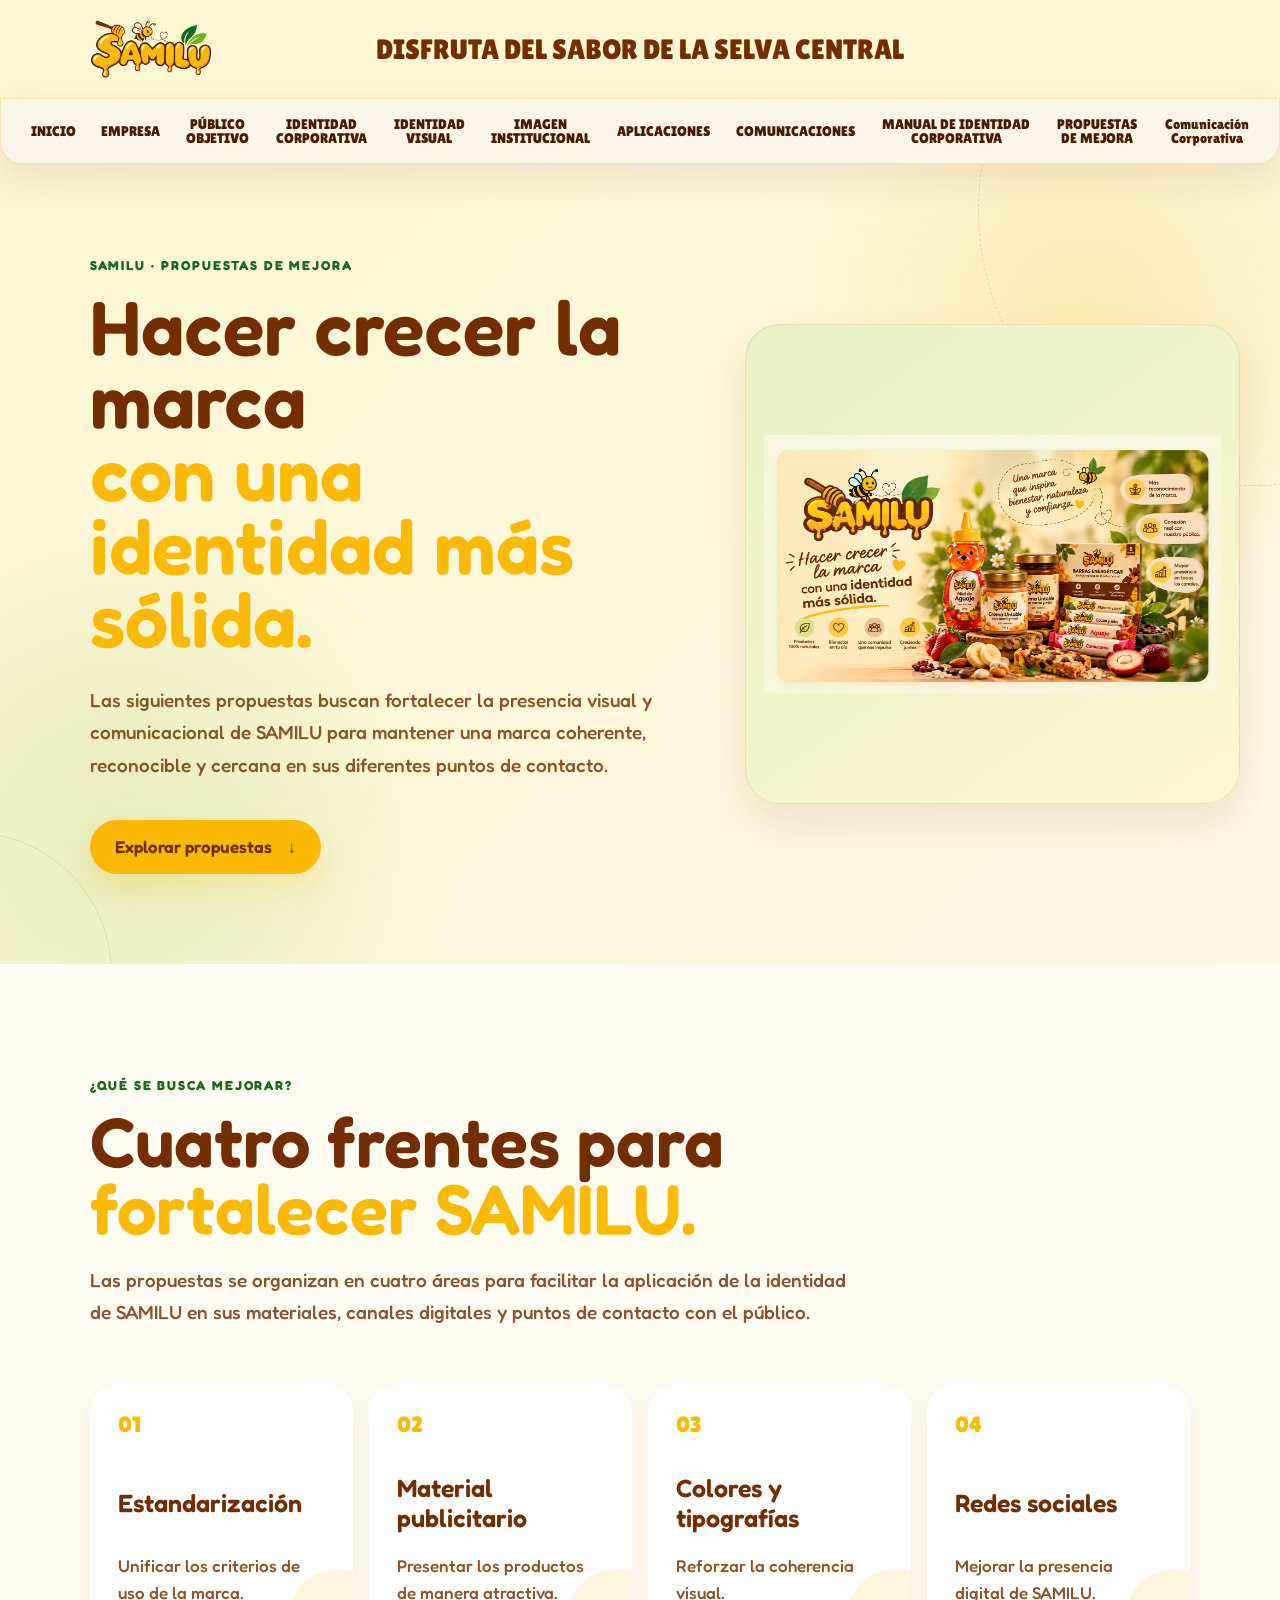
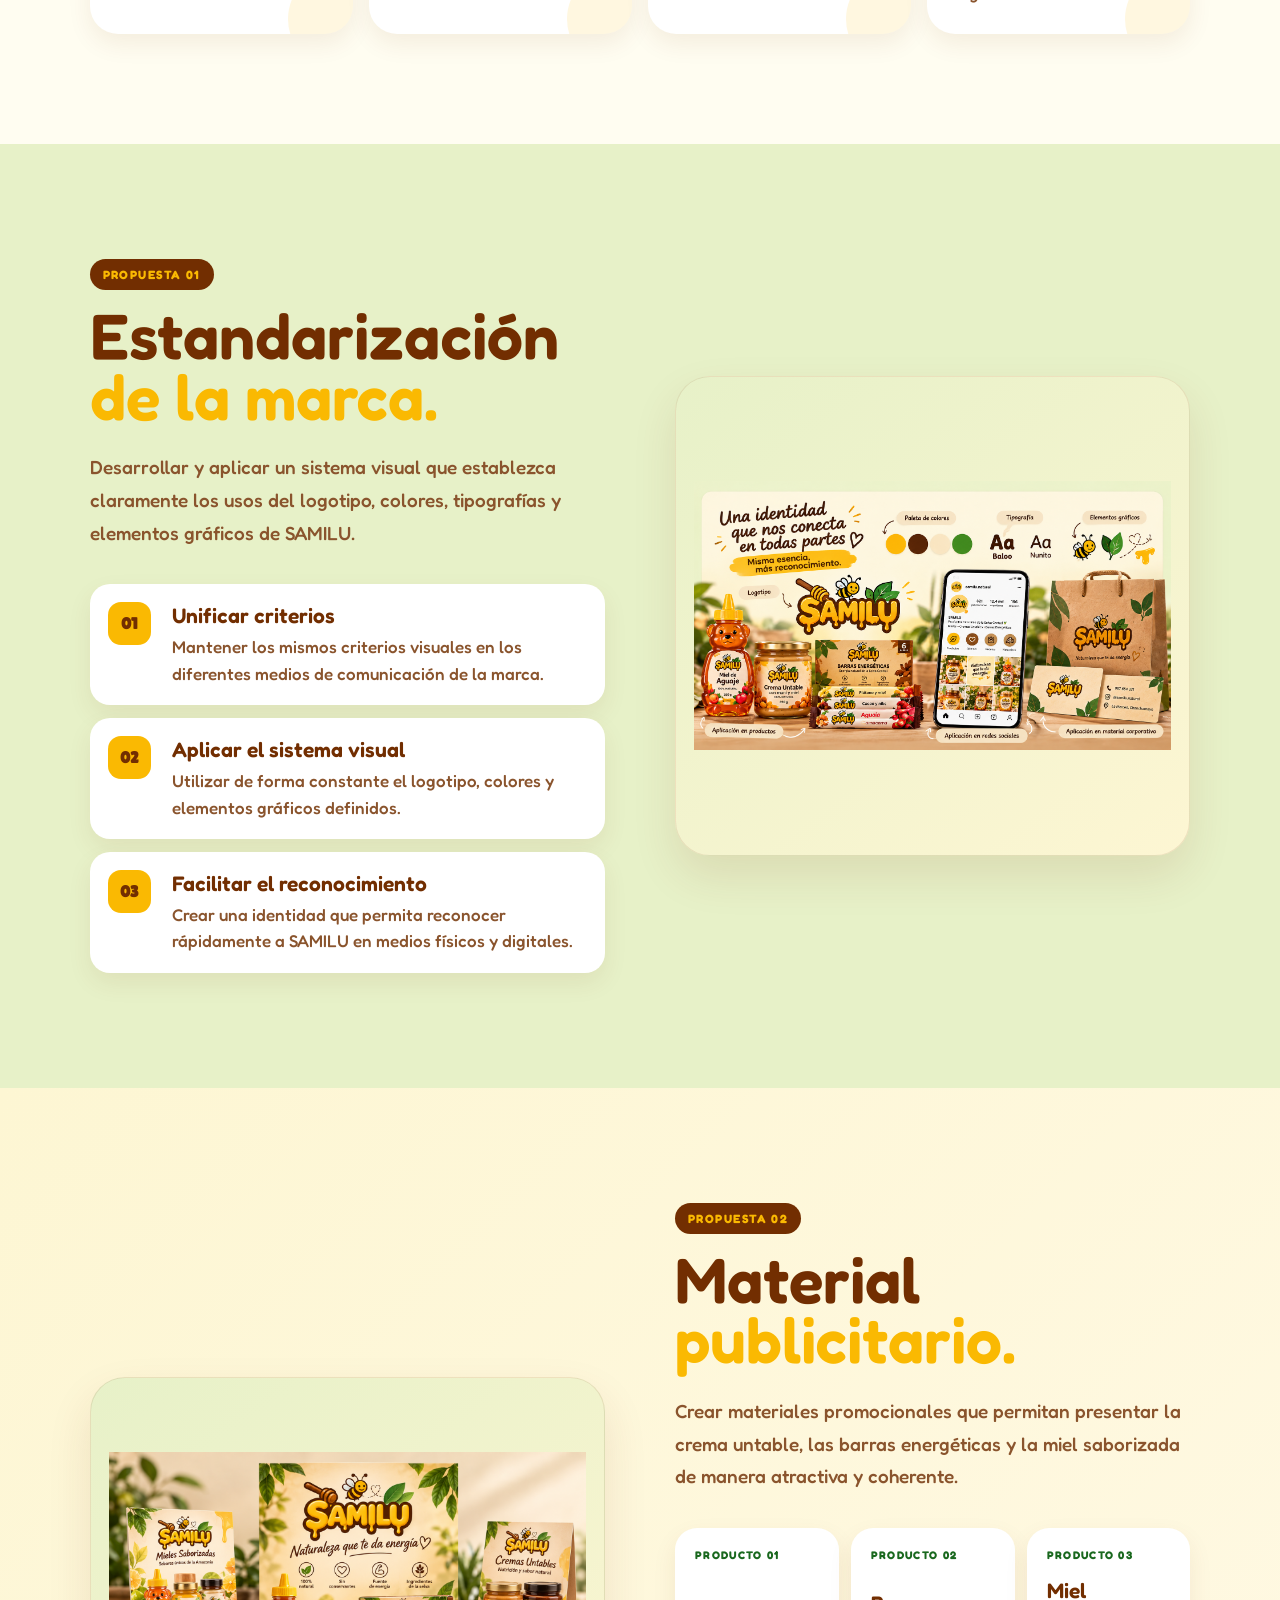
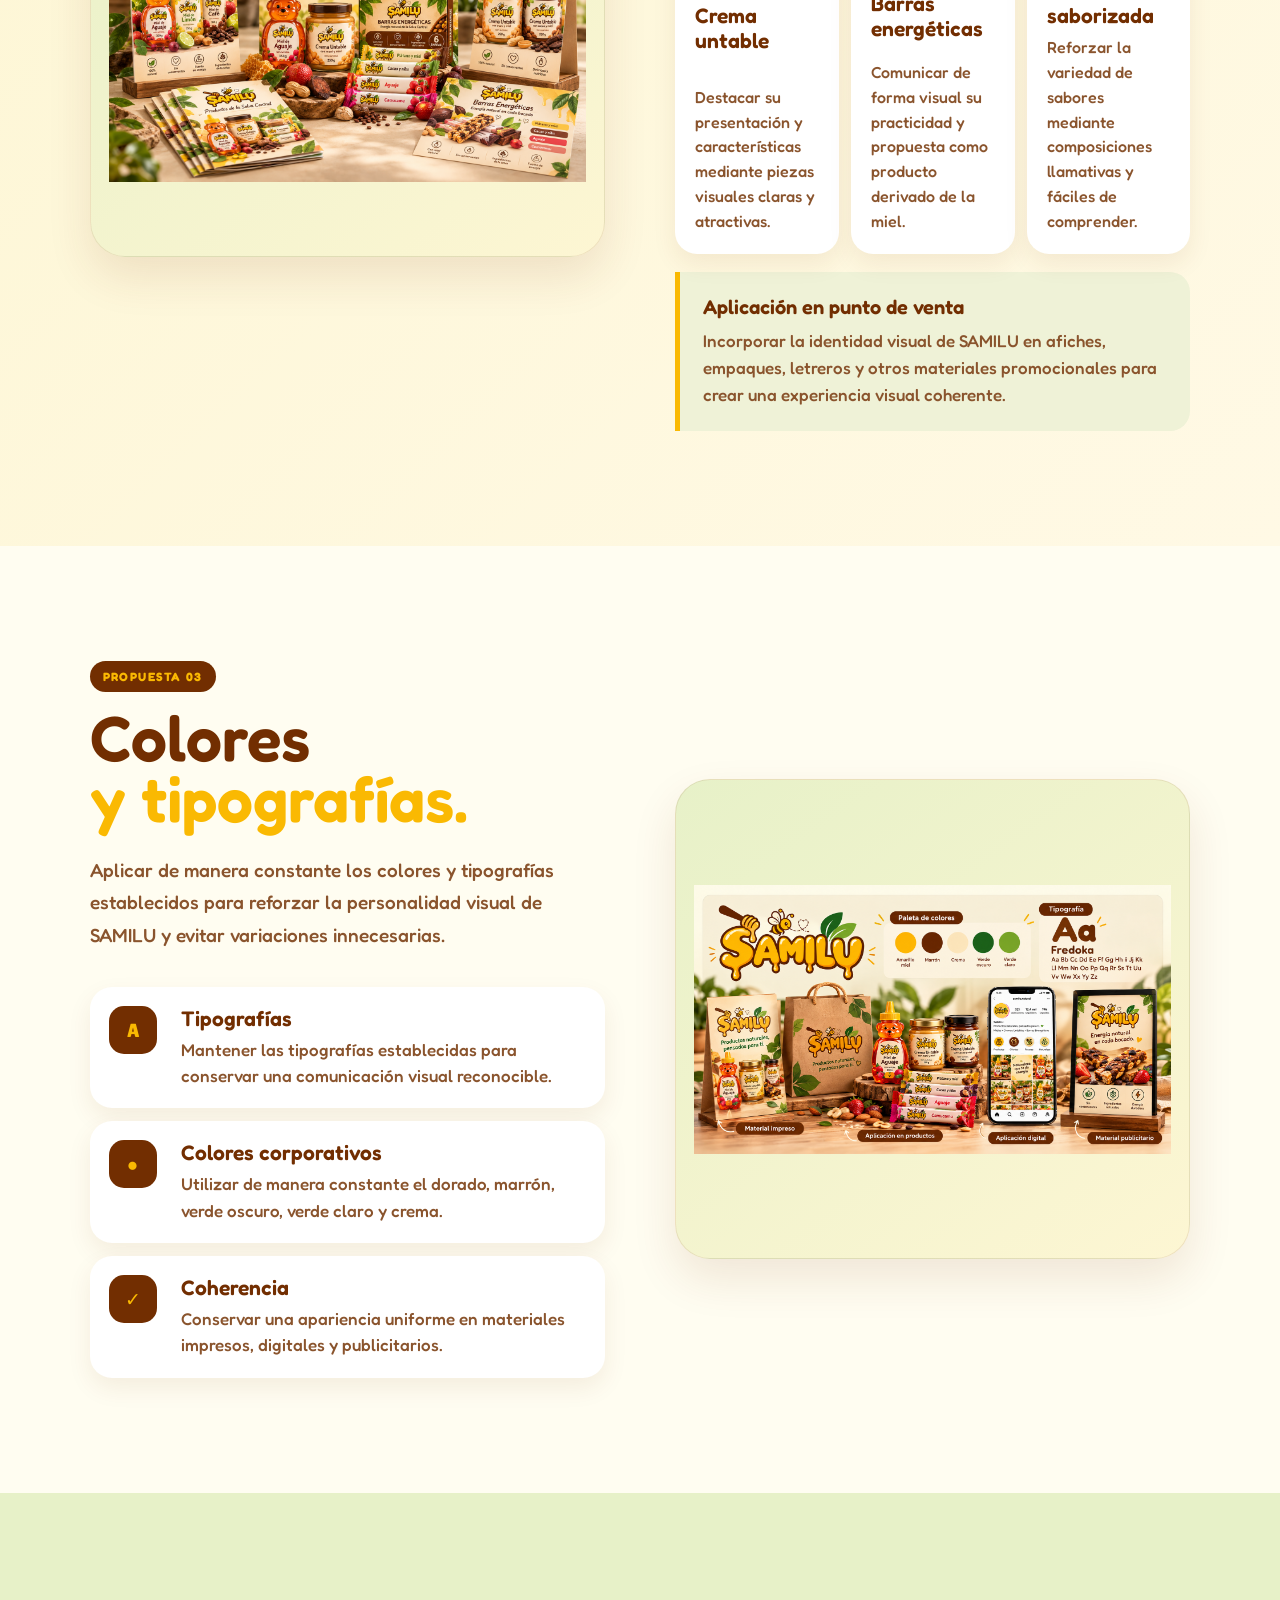
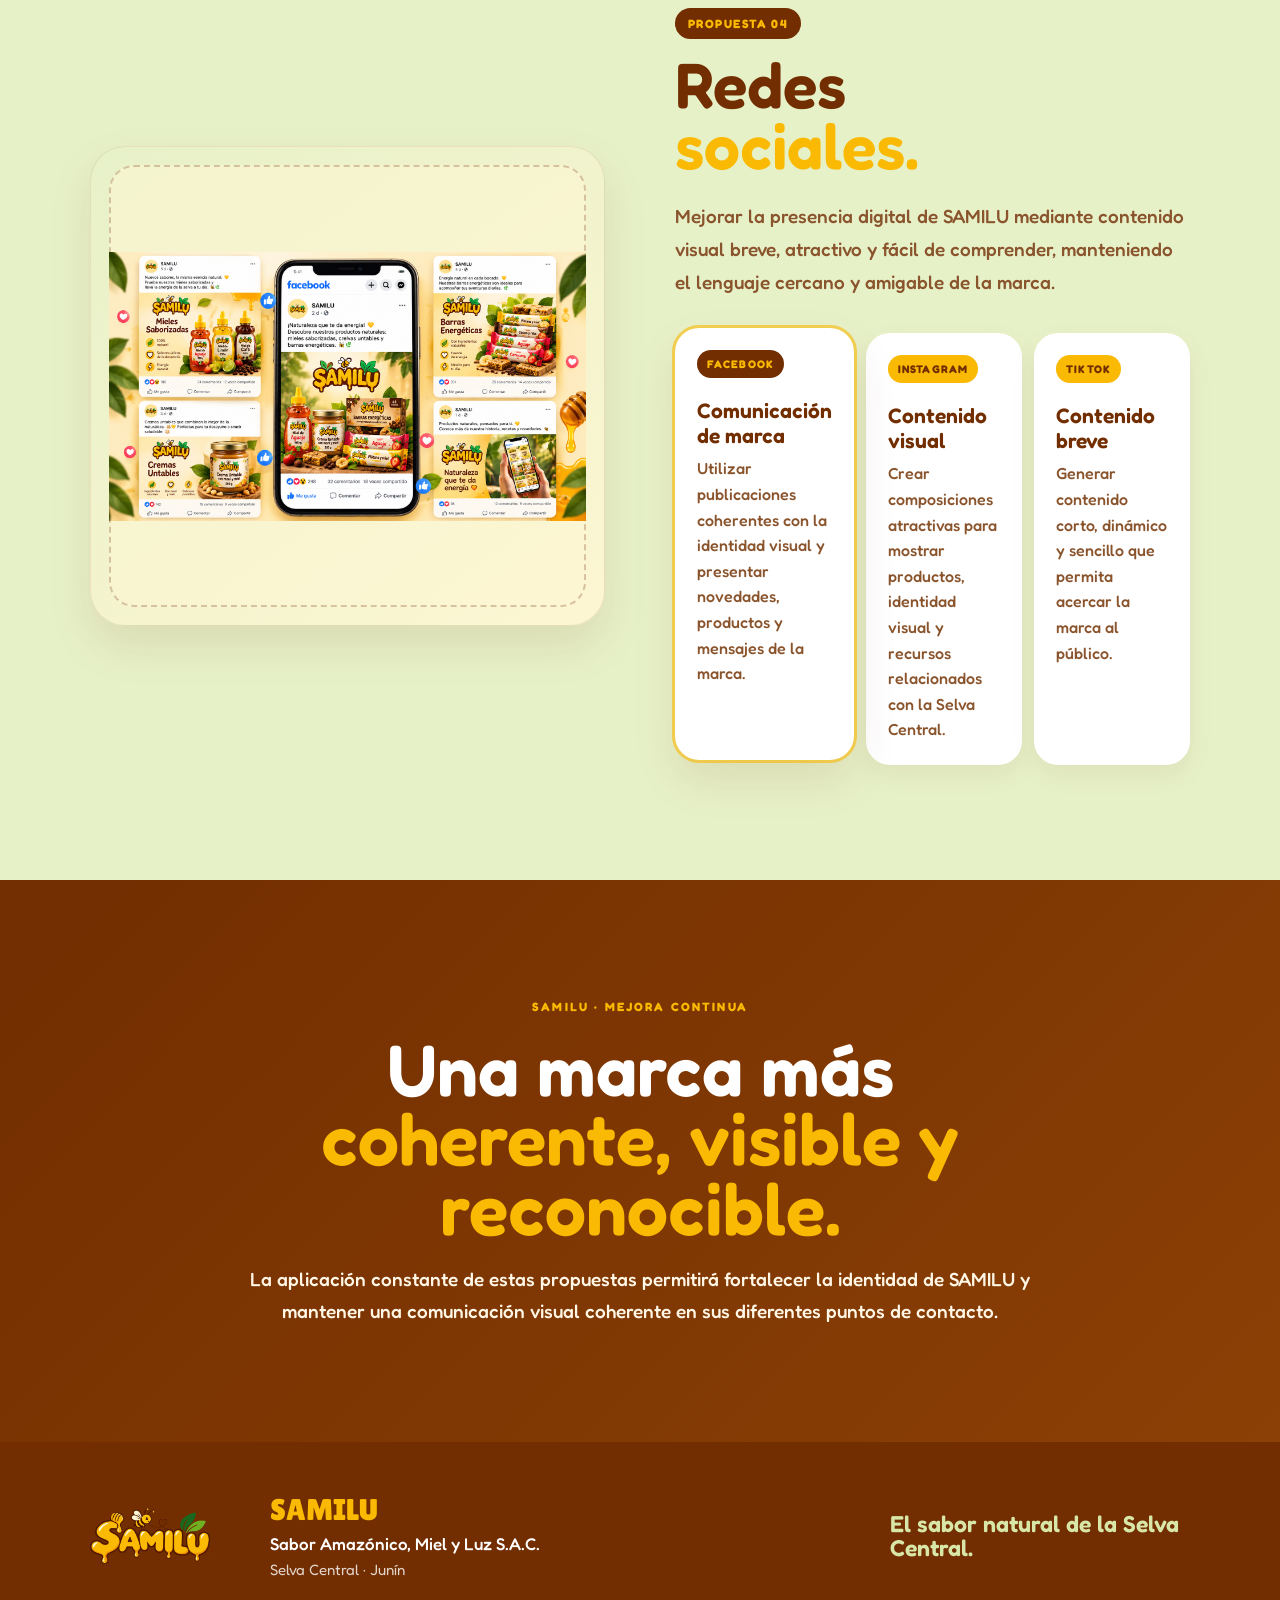
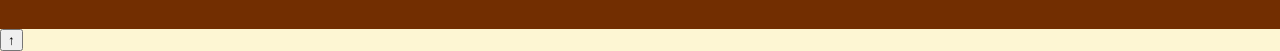
<file: propuestas-mejora.html>
<!DOCTYPE html>
<html lang="es">
<head>

    <meta charset="UTF-8">

    <meta
        name="viewport"
        content="width=device-width, initial-scale=1.0"
    >

    <title>Propuestas de Mejora | SAMILU</title>

    <!-- GOOGLE FONTS -->
    <link rel="preconnect" href="https://fonts.googleapis.com">

    <link
        rel="preconnect"
        href="https://fonts.gstatic.com"
        crossorigin
    >

    <link
        href="https://fonts.googleapis.com/css2?family=Fredoka:wght@300;400;500;600;700&family=Lilita+One&display=swap"
        rel="stylesheet"
    >

    <!-- CSS -->
    <link
        rel="stylesheet"
        href="propuestas-mejora.css"
    >

</head>


<body>


<!-- ==========================================================
     HEADER
     ========================================================== -->

<header class="site-header">

    <div class="brand-area">

        <div class="brand-logo-wrap">

            <img
                src="img/logo samilu.png"
                alt="Logo SAMILU"
                class="brand-logo"
            >

        </div>


        <div class="brand-copy">

            <h1>
                DISFRUTA DEL SABOR DE LA SELVA CENTRAL
            </h1>

        </div>

    </div>

</header>



<!-- ==========================================================
     NAVBAR
     ========================================================== -->

<nav class="navbar">


    <!-- INICIO -->

    <div
        class="nav-item"
        data-page="inicio"
    >

        <a
            href="index.html"
            class="nav-link"
        >
            INICIO
        </a>

    </div>



    <!-- ======================================================
         EMPRESA
         ====================================================== -->

    <div
        class="nav-item dropdown-item"
        data-page="empresa"
    >

        <div class="nav-button">

            <a
                href="empresa.html"
                class="nav-link"
            >
                EMPRESA
            </a>

            <span>⌄</span>

        </div>


        <div class="dropdown-menu">

            <a href="empresa.html#datos">
                Datos de la empresa
            </a>

            <a href="empresa.html#descripcion">
                Descripción de la empresa
            </a>

            <a href="empresa.html#mision">
                Misión
            </a>

            <a href="empresa.html#vision">
                Visión
            </a>

            <a href="empresa.html#valores">
                Valores corporativos
            </a>

        </div>

    </div>



    <!-- ======================================================
         PÚBLICO OBJETIVO
         ====================================================== -->

    <div
        class="nav-item dropdown-item"
        data-page="publico"
    >

        <div class="nav-button">

            <a
                href="publico-objetivo.html"
                class="nav-link"
            >
                PÚBLICO<br>OBJETIVO
            </a>

            <span>⌄</span>

        </div>


        <div class="dropdown-menu">

            <a href="publico-objetivo.html#segmento">
                Segmento objetivo
            </a>

            <a href="publico-objetivo.html#edad">
                Edad
            </a>

            <a href="publico-objetivo.html#ubicacion">
                Ubicación
            </a>

            <a href="publico-objetivo.html#necesidades">
                Necesidades
            </a>

            <a href="publico-objetivo.html#caracteristicas">
                Características
            </a>

        </div>

    </div>



    <!-- ======================================================
         IDENTIDAD CORPORATIVA
         ====================================================== -->

    <div
        class="nav-item dropdown-item"
        data-page="identidad-corporativa"
    >

        <div class="nav-button">

            <a
                href="identidad-corporativa.html"
                class="nav-link"
            >
                IDENTIDAD<br>CORPORATIVA
            </a>

            <span>⌄</span>

        </div>


        <div class="dropdown-menu">

            <a href="identidad-corporativa.html#imagen-corporativa">
                ¿Qué es la imagen corporativa?
            </a>

            <a href="identidad-corporativa.html#elementos">
                Elementos de identidad
            </a>

            <a href="identidad-corporativa.html#tipos">
                Tipos de identidad
            </a>

            <a href="identidad-corporativa.html#cultural">
                Identidad cultural
            </a>

            <a href="identidad-corporativa.html#verbal">
                Identidad verbal
            </a>

            <a href="identidad-corporativa.html#corporativa">
                Identidad corporativa
            </a>

        </div>

    </div>



    <!-- ======================================================
         IDENTIDAD VISUAL
         ====================================================== -->

    <div
        class="nav-item dropdown-item"
        data-page="identidad-visual"
    >

        <div class="nav-button">

            <a
                href="identidad-visual.html"
                class="nav-link"
            >
                IDENTIDAD<br>VISUAL
            </a>

            <span>⌄</span>

        </div>


        <div class="dropdown-menu">

            <a href="identidad-visual.html#logotipo">
                Logotipo
            </a>

            <a href="identidad-visual.html#bocetos">
                Bocetos y proceso de creación
            </a>

            <a href="identidad-visual.html#colores">
                Colores corporativos
            </a>

            <a href="identidad-visual.html#tipografia">
                Tipografía
            </a>

            <a href="identidad-visual.html#elementos">
                Elementos gráficos
            </a>

            <a href="identidad-visual.html#uniformes">
                Uniformes
            </a>

            <a href="identidad-visual.html#empaques">
                Empaques
            </a>

            <a href="identidad-visual.html#letreros">
                Letreros
            </a>

            <a href="identidad-visual.html#decoracion">
                Decoración
            </a>

        </div>

    </div>



    <!-- ======================================================
         IMAGEN INSTITUCIONAL
         ====================================================== -->

    <div
        class="nav-item dropdown-item"
        data-page="imagen"
    >

        <div class="nav-button">

            <a
                href="imagen-institucional.html"
                class="nav-link"
            >
                IMAGEN<br>INSTITUCIONAL
            </a>

            <span>⌄</span>

        </div>


        <div class="dropdown-menu">

            <a href="imagen-institucional.html#percepcion">
                Percepción del cliente
            </a>

            <a href="imagen-institucional.html#fortalezas">
                Fortalezas
            </a>

            <a href="imagen-institucional.html#mejorar">
                Aspectos por mejorar
            </a>

            <a href="imagen-institucional.html#dimensiones">
                Dimensiones de la imagen
            </a>

            <a href="imagen-institucional.html#componentes">
                Componentes de la imagen
            </a>

        </div>

    </div>



    <!-- ======================================================
         APLICACIONES
         ====================================================== -->

    <div
        class="nav-item dropdown-item"
        data-page="aplicaciones"
    >

        <div class="nav-button">

            <a
                href="aplicaciones.html"
                class="nav-link"
            >
                APLICACIONES
            </a>

            <span>⌄</span>

        </div>


        <div class="dropdown-menu">

            <a href="aplicaciones.html#tarjetas">
                Tarjetas
            </a>

            <a href="aplicaciones.html#vasos-empaques">
                Vasos y empaques
            </a>

            <a href="aplicaciones.html#uniformes">
                Uniformes
            </a>

            <a href="aplicaciones.html#afiches">
                Afiches
            </a>

            <a href="aplicaciones.html#redes-sociales">
                Redes sociales
            </a>

            <a href="aplicaciones.html#sitio-web">
                Sitio Web
            </a>

        </div>

    </div>



    <!-- ======================================================
         COMUNICACIONES
         ====================================================== -->

    <div
        class="nav-item dropdown-item"
        data-page="comunicaciones"
    >

        <div class="nav-button">

            <a
                href="comunicaciones.html"
                class="nav-link"
            >
                COMUNICACIONES
            </a>

            <span>⌄</span>

        </div>


        <div class="dropdown-menu">

            <a href="comunicaciones.html#lenguaje">
                Lenguaje corporativo
            </a>

            <a href="comunicaciones.html#canales">
                Canales de comunicación
            </a>

            <a href="comunicaciones.html#mensaje">
                Mensaje principal
            </a>

            <a href="comunicaciones.html#eslogan">
                Eslogan
            </a>

        </div>

    </div>


    <!-- ======================================================
         MANUAL DE IDENTIDAD CORPORATIVA
         ====================================================== -->

    <div
        class="nav-item dropdown-item"
        data-page="manual"
    >

        <div class="nav-button">

            <a
                href="manual-identidad.html"
                class="nav-link"
            >
                MANUAL DE IDENTIDAD<br>CORPORATIVA
            </a>

            <span>⌄</span>

        </div>


        <div class="dropdown-menu">

            <a href="manual-identidad.html#identidad-visual">
                Identidad visual
            </a>

            <a href="manual-identidad.html#identidad-verbal">
                Identidad verbal
            </a>

            <a href="manual-identidad.html#logotipo">
                Logotipo
            </a>

            <a href="manual-identidad.html#presentacion-logotipo">
                Presentación del logotipo
            </a>

            <a href="manual-identidad.html#estructura-composicion">
                Estructura y composición
            </a>

            <a href="manual-identidad.html#area-proteccion">
                Área de protección
            </a>

            <a href="manual-identidad.html#tipografia">
                Tipografía
            </a>

            <a href="manual-identidad.html#tipografia-principal">
                Tipografía principal
            </a>

            <a href="manual-identidad.html#tipografia-secundaria">
                Tipografía secundaria
            </a>

            <a href="manual-identidad.html#anatomia-tipografia">
                Anatomía de la tipografía
            </a>

            <a href="manual-identidad.html#colores">
                Colores
            </a>

            <a href="manual-identidad.html#colores-institucionales">
                Colores institucionales
            </a>

            <a href="manual-identidad.html#colores-secundarios">
                Colores secundarios
            </a>

            <a href="manual-identidad.html#colores-complementarios">
                Colores complementarios
            </a>

            <a href="manual-identidad.html#positivo-negativo">
                Positivo y negativo
            </a>

            <a href="manual-identidad.html#escala-grises">
                Escala de grises y alto contraste
            </a>

            <a href="manual-identidad.html#usabilidad">
                Usabilidad
            </a>

            <a href="manual-identidad.html#variaciones-tamano">
                Variaciones mínimas de tamaño
            </a>

            <a href="manual-identidad.html#fondos-composicion">
                Fondos y elementos de composición
            </a>

        </div>

    </div>



    <!-- ======================================================
         PROPUESTAS DE MEJORA
         ====================================================== -->

    <div
        class="nav-item dropdown-item active"
        data-page="propuestas"
    >

        <div class="nav-button">

            <a
                href="propuestas-mejora.html"
                class="nav-link"
            >
                PROPUESTAS<br>DE MEJORA
            </a>

            <span>⌄</span>

        </div>


        <div class="dropdown-menu">

            <a
                href="propuestas-mejora.html#estandarizacion"
            >
                Estandarización de la marca
            </a>

            <a
                href="propuestas-mejora.html#material-publicitario"
            >
                Material publicitario
            </a>

            <a
                href="propuestas-mejora.html#colores-tipografias"
            >
                Colores y tipografías
            </a>

            <a
                href="propuestas-mejora.html#redes-sociales"
            >
                Redes sociales
            </a>

        </div>

    </div>
     <!-- NUEVO MENÚ DIRECTO: SIN SUBMENÚ -->
        <div class="nav-item" data-page="comunicacion">
            <a href="comunicación corporativa.html" class="nav-link">Comunicación<br>Corporativa</a>
        </div>

</nav>




<!-- ==========================================================
     CONTENIDO
     ========================================================== -->

<main>



    <!-- ======================================================
         HERO
         ====================================================== -->

    <section class="proposals-hero">


        <div class="proposals-hero-copy">

            <span class="section-kicker">
                SAMILU · PROPUESTAS DE MEJORA
            </span>


            <h2>

                Hacer crecer la marca

                <em>
                    con una identidad más sólida.
                </em>

            </h2>


            <p>

                Las siguientes propuestas buscan fortalecer la presencia
                visual y comunicacional de SAMILU para mantener una marca
                coherente, reconocible y cercana en sus diferentes puntos
                de contacto.

            </p>


            <a
                href="#estandarizacion"
                class="proposals-hero-button"
            >

                Explorar propuestas

                <span>↓</span>

            </a>

        </div>



        <!-- IMAGEN PRINCIPAL -->

        <div class="proposal-image-slot">

            <img
                src="img/mej.png"
                alt="Propuestas de mejora de SAMILU"
                onerror="this.style.display='none'"
            >

            <div class="proposal-placeholder">

                <span>
                    IMAGEN DE PROPUESTAS DE MEJORA
                </span>

                <small>
                    Cambia el src por tu propia imagen
                </small>

            </div>

        </div>

    </section>



    <!-- ======================================================
         RESUMEN DE MEJORA
         ====================================================== -->

    <section class="improvement-overview">

        <div class="overview-heading">

            <span>
                ¿QUÉ SE BUSCA MEJORAR?
            </span>

            <h2>

                Cuatro frentes para

                <em>
                    fortalecer SAMILU.
                </em>

            </h2>

            <p>

                Las propuestas se organizan en cuatro áreas para facilitar
                la aplicación de la identidad de SAMILU en sus materiales,
                canales digitales y puntos de contacto con el público.

            </p>

        </div>



        <div class="overview-grid">


            <a
                href="#estandarizacion"
                class="overview-card"
            >

                <span class="overview-number">
                    01
                </span>

                <h3>
                    Estandarización
                </h3>

                <p>
                    Unificar los criterios de uso de la marca.
                </p>

            </a>



            <a
                href="#material-publicitario"
                class="overview-card"
            >

                <span class="overview-number">
                    02
                </span>

                <h3>
                    Material publicitario
                </h3>

                <p>
                    Presentar los productos de manera atractiva.
                </p>

            </a>



            <a
                href="#colores-tipografias"
                class="overview-card"
            >

                <span class="overview-number">
                    03
                </span>

                <h3>
                    Colores y tipografías
                </h3>

                <p>
                    Reforzar la coherencia visual.
                </p>

            </a>



            <a
                href="#redes-sociales"
                class="overview-card"
            >

                <span class="overview-number">
                    04
                </span>

                <h3>
                    Redes sociales
                </h3>

                <p>
                    Mejorar la presencia digital de SAMILU.
                </p>

            </a>


        </div>

    </section>



    <!-- ======================================================
         01 · ESTANDARIZACIÓN DE LA MARCA
         ====================================================== -->

    <section
        class="proposal-section standardization-section"
        id="estandarizacion"
    >


        <div class="proposal-content">

            <span class="proposal-number">
                PROPUESTA 01
            </span>

            <h2>

                Estandarización

                <em>
                    de la marca.
                </em>

            </h2>

            <p>

                Desarrollar y aplicar un sistema visual que establezca
                claramente los usos del logotipo, colores, tipografías
                y elementos gráficos de SAMILU.

            </p>


            <div class="proposal-points">


                <article>

                    <strong>
                        01
                    </strong>

                    <div>

                        <h3>
                            Unificar criterios
                        </h3>

                        <p>

                            Mantener los mismos criterios visuales en los
                            diferentes medios de comunicación de la marca.

                        </p>

                    </div>

                </article>


                <article>

                    <strong>
                        02
                    </strong>

                    <div>

                        <h3>
                            Aplicar el sistema visual
                        </h3>

                        <p>

                            Utilizar de forma constante el logotipo,
                            colores y elementos gráficos definidos.

                        </p>

                    </div>

                </article>


                <article>

                    <strong>
                        03
                    </strong>

                    <div>

                        <h3>
                            Facilitar el reconocimiento
                        </h3>

                        <p>

                            Crear una identidad que permita reconocer
                            rápidamente a SAMILU en medios físicos y digitales.

                        </p>

                    </div>

                </article>


            </div>

        </div>



        <div class="proposal-image-slot">

            <img
                src="img/estan.png"
                alt="Estandarización de la marca SAMILU"
                onerror="this.style.display='none'"
            >

            <div class="proposal-placeholder">

                <span>
                    IMAGEN · ESTANDARIZACIÓN
                </span>

                <small>
                    Inserta aquí tu propuesta visual
                </small>

            </div>

        </div>

    </section>



    <!-- ======================================================
         02 · MATERIAL PUBLICITARIO
         ====================================================== -->

    <section
        class="proposal-section advertising-section"
        id="material-publicitario"
    >


        <div class="proposal-image-slot">

            <img
                src="img/pro 2.png"
                alt="Material publicitario SAMILU"
                onerror="this.style.display='none'"
            >

            <div class="proposal-placeholder">

                <span>
                    IMAGEN · MATERIAL PUBLICITARIO
                </span>

                <small>
                    Inserta aquí tus piezas publicitarias
                </small>

            </div>

        </div>



        <div class="proposal-content">

            <span class="proposal-number">
                PROPUESTA 02
            </span>

            <h2>

                Material

                <em>
                    publicitario.
                </em>

            </h2>

            <p>

                Crear materiales promocionales que permitan presentar
                la crema untable, las barras energéticas y la miel
                saborizada de manera atractiva y coherente.

            </p>


            <div class="product-improvements">


                <div class="product-card">

                    <span>
                        PRODUCTO 01
                    </span>

                    <h3>
                        Crema untable
                    </h3>

                    <p>

                        Destacar su presentación y características
                        mediante piezas visuales claras y atractivas.

                    </p>

                </div>


                <div class="product-card">

                    <span>
                        PRODUCTO 02
                    </span>

                    <h3>
                        Barras energéticas
                    </h3>

                    <p>

                        Comunicar de forma visual su practicidad y
                        propuesta como producto derivado de la miel.

                    </p>

                </div>


                <div class="product-card">

                    <span>
                        PRODUCTO 03
                    </span>

                    <h3>
                        Miel saborizada
                    </h3>

                    <p>

                        Reforzar la variedad de sabores mediante
                        composiciones llamativas y fáciles de comprender.

                    </p>

                </div>


            </div>


            <div class="point-of-sale">

                <strong>
                    Aplicación en punto de venta
                </strong>

                <p>

                    Incorporar la identidad visual de SAMILU en afiches,
                    empaques, letreros y otros materiales promocionales
                    para crear una experiencia visual coherente.

                </p>

            </div>

        </div>

    </section>



    <!-- ======================================================
         03 · COLORES Y TIPOGRAFÍAS
         ====================================================== -->

    <section
        class="proposal-section colors-section"
        id="colores-tipografias"
    >


        <div class="proposal-content">

            <span class="proposal-number">
                PROPUESTA 03
            </span>

            <h2>

                Colores

                <em>
                    y tipografías.
                </em>

            </h2>

            <p>

                Aplicar de manera constante los colores y tipografías
                establecidos para reforzar la personalidad visual de
                SAMILU y evitar variaciones innecesarias.

            </p>


            <div class="visual-rules">


                <article>

                    <span class="rule-icon">
                        A
                    </span>

                    <div>

                        <h3>
                            Tipografías
                        </h3>

                        <p>

                            Mantener las tipografías establecidas para
                            conservar una comunicación visual reconocible.

                        </p>

                    </div>

                </article>


                <article>

                    <span class="rule-icon">
                        ●
                    </span>

                    <div>

                        <h3>
                            Colores corporativos
                        </h3>

                        <p>

                            Utilizar de manera constante el dorado,
                            marrón, verde oscuro, verde claro y crema.

                        </p>

                    </div>

                </article>


                <article>

                    <span class="rule-icon">
                        ✓
                    </span>

                    <div>

                        <h3>
                            Coherencia
                        </h3>

                        <p>

                            Conservar una apariencia uniforme en
                            materiales impresos, digitales y publicitarios.

                        </p>

                    </div>

                </article>


            </div>

        </div>



        <div class="proposal-image-slot">

            <img
                src="img/pro 3.png"
                alt="Colores y tipografías de SAMILU"
                onerror="this.style.display='none'"
            >

            <div class="proposal-placeholder">

                <span>
                    IMAGEN · COLORES Y TIPOGRAFÍAS
                </span>

                <small>
                    Inserta aquí tu propuesta visual
                </small>

            </div>

        </div>

    </section>



    <!-- ======================================================
     04 · REDES SOCIALES
     ====================================================== -->

<section
    class="proposal-section social-section"
    id="redes-sociales"
>

    <!-- CUADRO DE IMAGEN ÚNICO Y CAMBIANTE -->
    <div class="proposal-image-slot social-image-viewer">

        <img
            id="socialImage"
            src="img/FAK.png"
            alt="Propuesta de comunicación para Facebook"
        >

        <div
            class="proposal-placeholder"
            id="socialPlaceholder"
        >
            <span>
                IMAGEN · FACEBOOK
            </span>

            <small>
                Inserta aquí tus imágenes de redes sociales
            </small>
        </div>

    </div>


    <!-- CONTENIDO -->
    <div class="proposal-content">

        <span class="proposal-number">
            PROPUESTA 04
        </span>


        <h2>
            Redes
            <em>
                sociales.
            </em>
        </h2>


        <p>
            Mejorar la presencia digital de SAMILU mediante contenido
            visual breve, atractivo y fácil de comprender, manteniendo
            el lenguaje cercano y amigable de la marca.
        </p>


        <div class="social-grid">


            <!-- FACEBOOK -->

            <button
                type="button"
                class="social-card active"
                data-image="img/FAK.png"
                data-alt="Propuesta de comunicación para Facebook"
            >

                <span>
                    FACEBOOK
                </span>

                <h3>
                    Comunicación de marca
                </h3>

                <p>
                    Utilizar publicaciones coherentes con la identidad
                    visual y presentar novedades, productos y mensajes
                    de la marca.
                </p>

            </button>



            <!-- INSTAGRAM -->

            <button
                type="button"
                class="social-card"
                data-image="img/gra.png"
                data-alt="Propuesta de contenido visual para Instagram"
            >

                <span>
                    INSTAGRAM
                </span>

                <h3>
                    Contenido visual
                </h3>

                <p>
                    Crear composiciones atractivas para mostrar productos,
                    identidad visual y recursos relacionados con la
                    Selva Central.
                </p>

            </button>



            <!-- TIKTOK -->

            <button
                type="button"
                class="social-card"
                data-image="img/t.png"
                data-alt="Propuesta de contenido breve para TikTok"
            >

                <span>
                    TIKTOK
                </span>

                <h3>
                    Contenido breve
                </h3>

                <p>
                    Generar contenido corto, dinámico y sencillo que
                    permita acercar la marca al público.
                </p>

            </button>


        </div>

    </div>

</section>


    <!-- ======================================================
         CIERRE
         ====================================================== -->

    <section class="proposals-closing">

        <span>
            SAMILU · MEJORA CONTINUA
        </span>


        <h2>

            Una marca más

            <em>
                coherente, visible y reconocible.
            </em>

        </h2>


        <p>

            La aplicación constante de estas propuestas permitirá
            fortalecer la identidad de SAMILU y mantener una comunicación
            visual coherente en sus diferentes puntos de contacto.

        </p>

    </section>



</main>



<!-- ==========================================================
     FOOTER
     ========================================================== -->

<footer class="site-footer">


    <div class="footer-logo">

        <img
            src="img/logo samilu.png"
            alt="SAMILU"
        >

    </div>


    <div class="footer-info">

        <h3>
            SAMILU
        </h3>

        <p>
            Sabor Amazónico, Miel y Luz S.A.C.
        </p>

        <span>
            Selva Central · Junín
        </span>

    </div>


    <div class="footer-quote">

        El sabor natural de la
        Selva Central.

    </div>


</footer>



<!-- ==========================================================
     BOTÓN ARRIBA
     ========================================================== -->

<button
    class="back-top"
    id="backTop"
    aria-label="Volver arriba"
>
    ↑
</button>



<!-- JS -->

<script src="propuestas-mejora.js"></script>


</body>
</html>
</file>
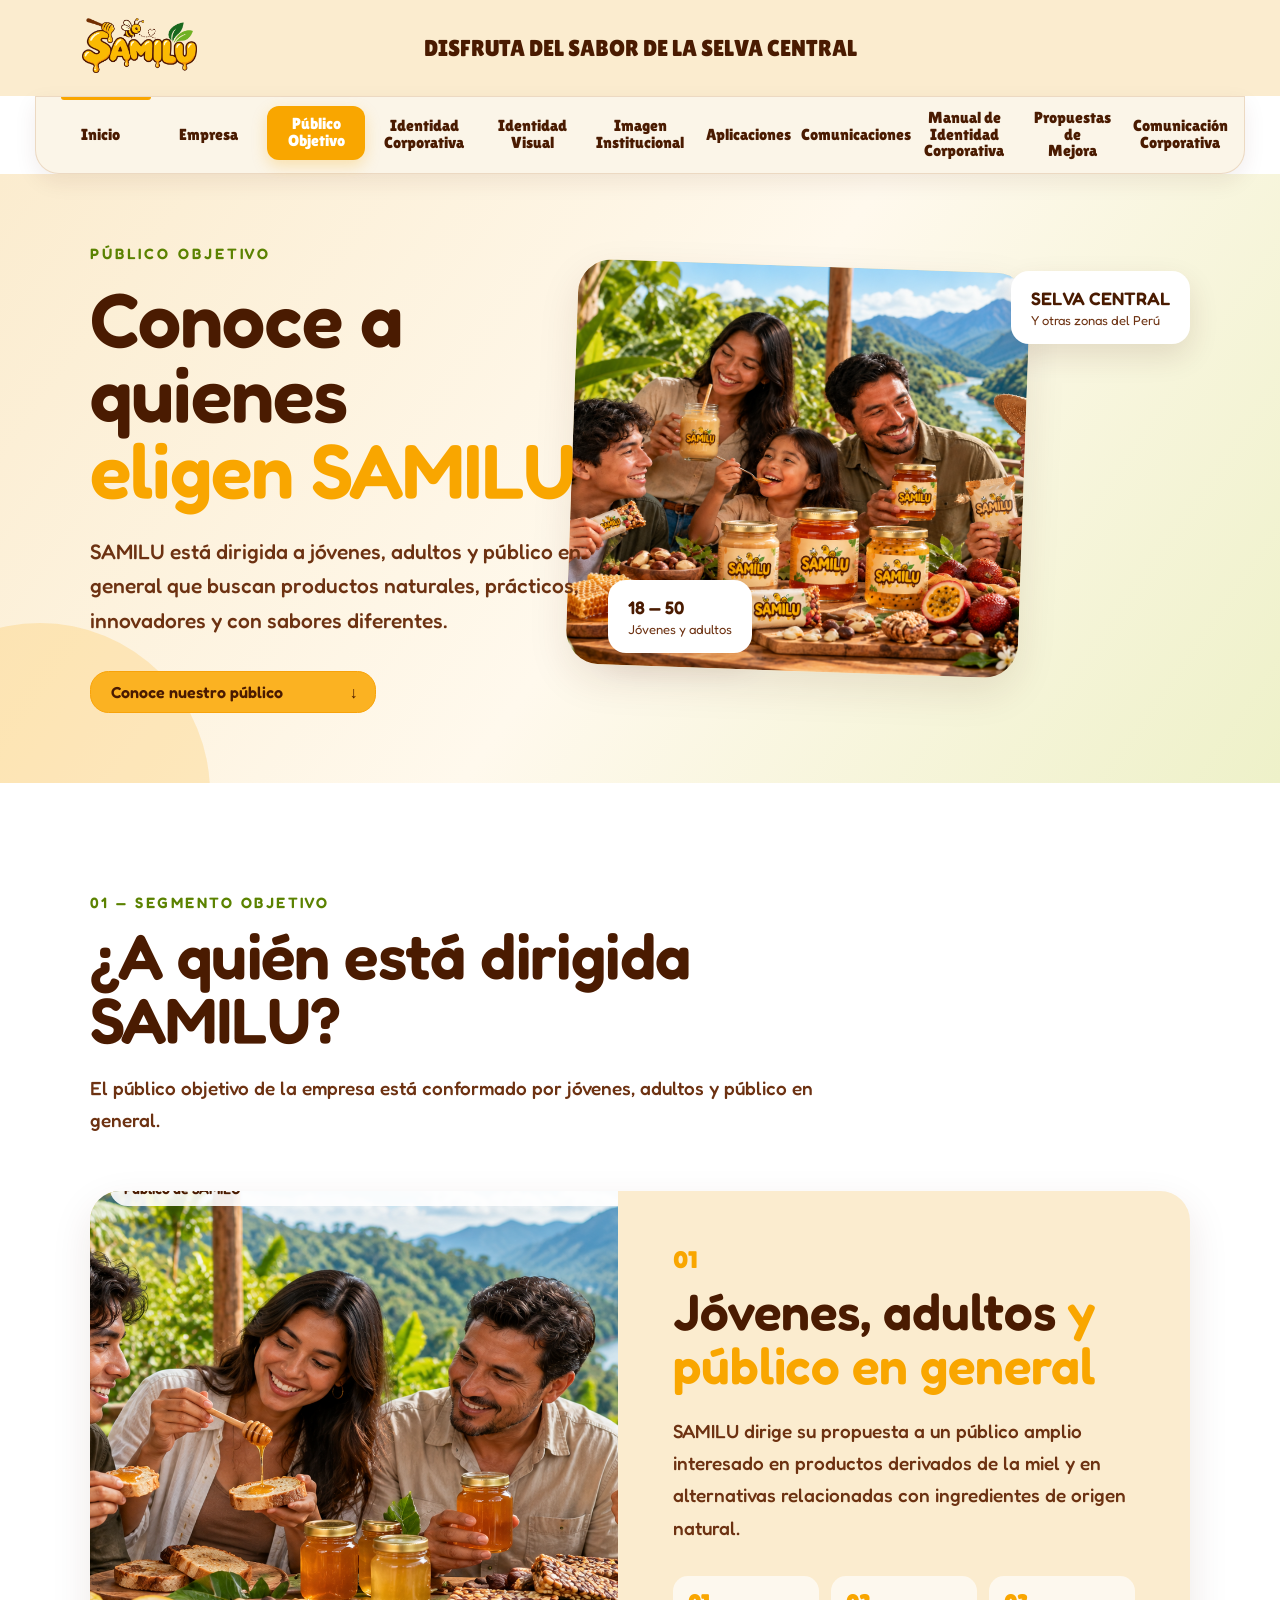
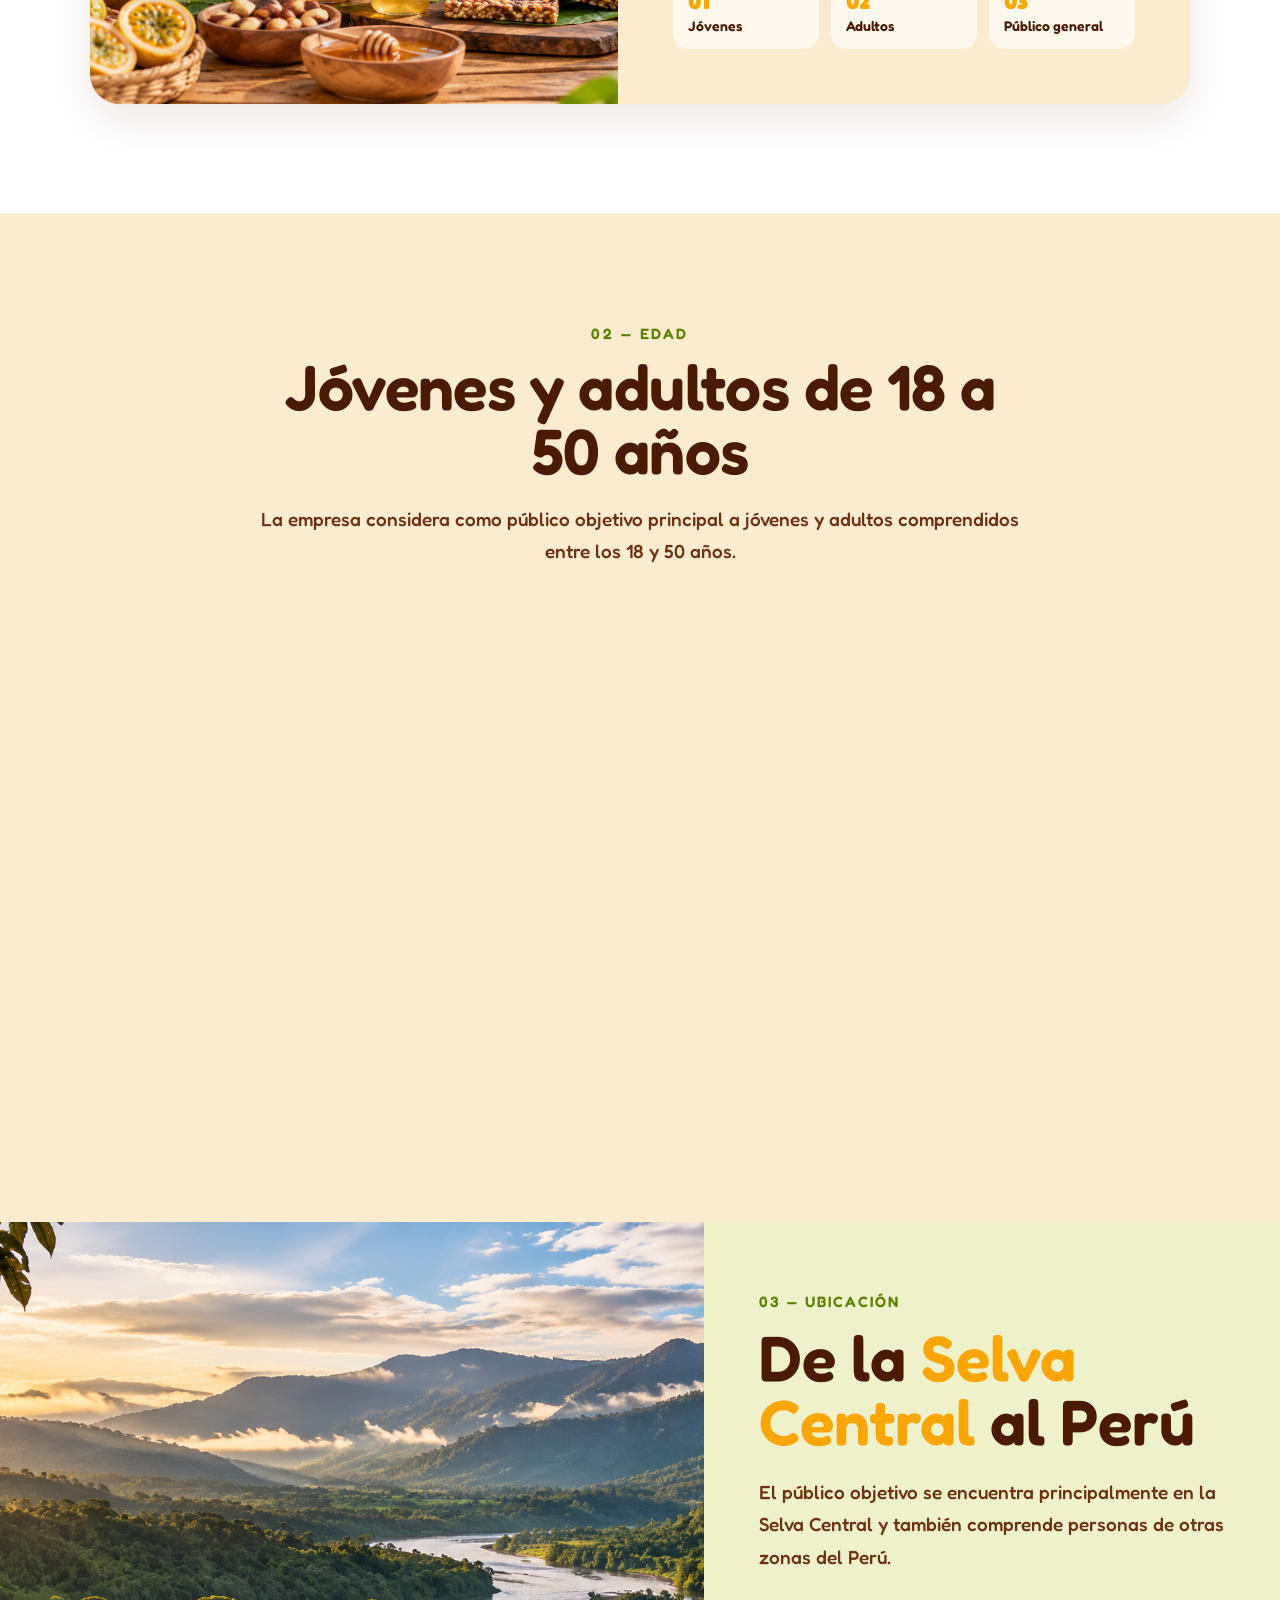
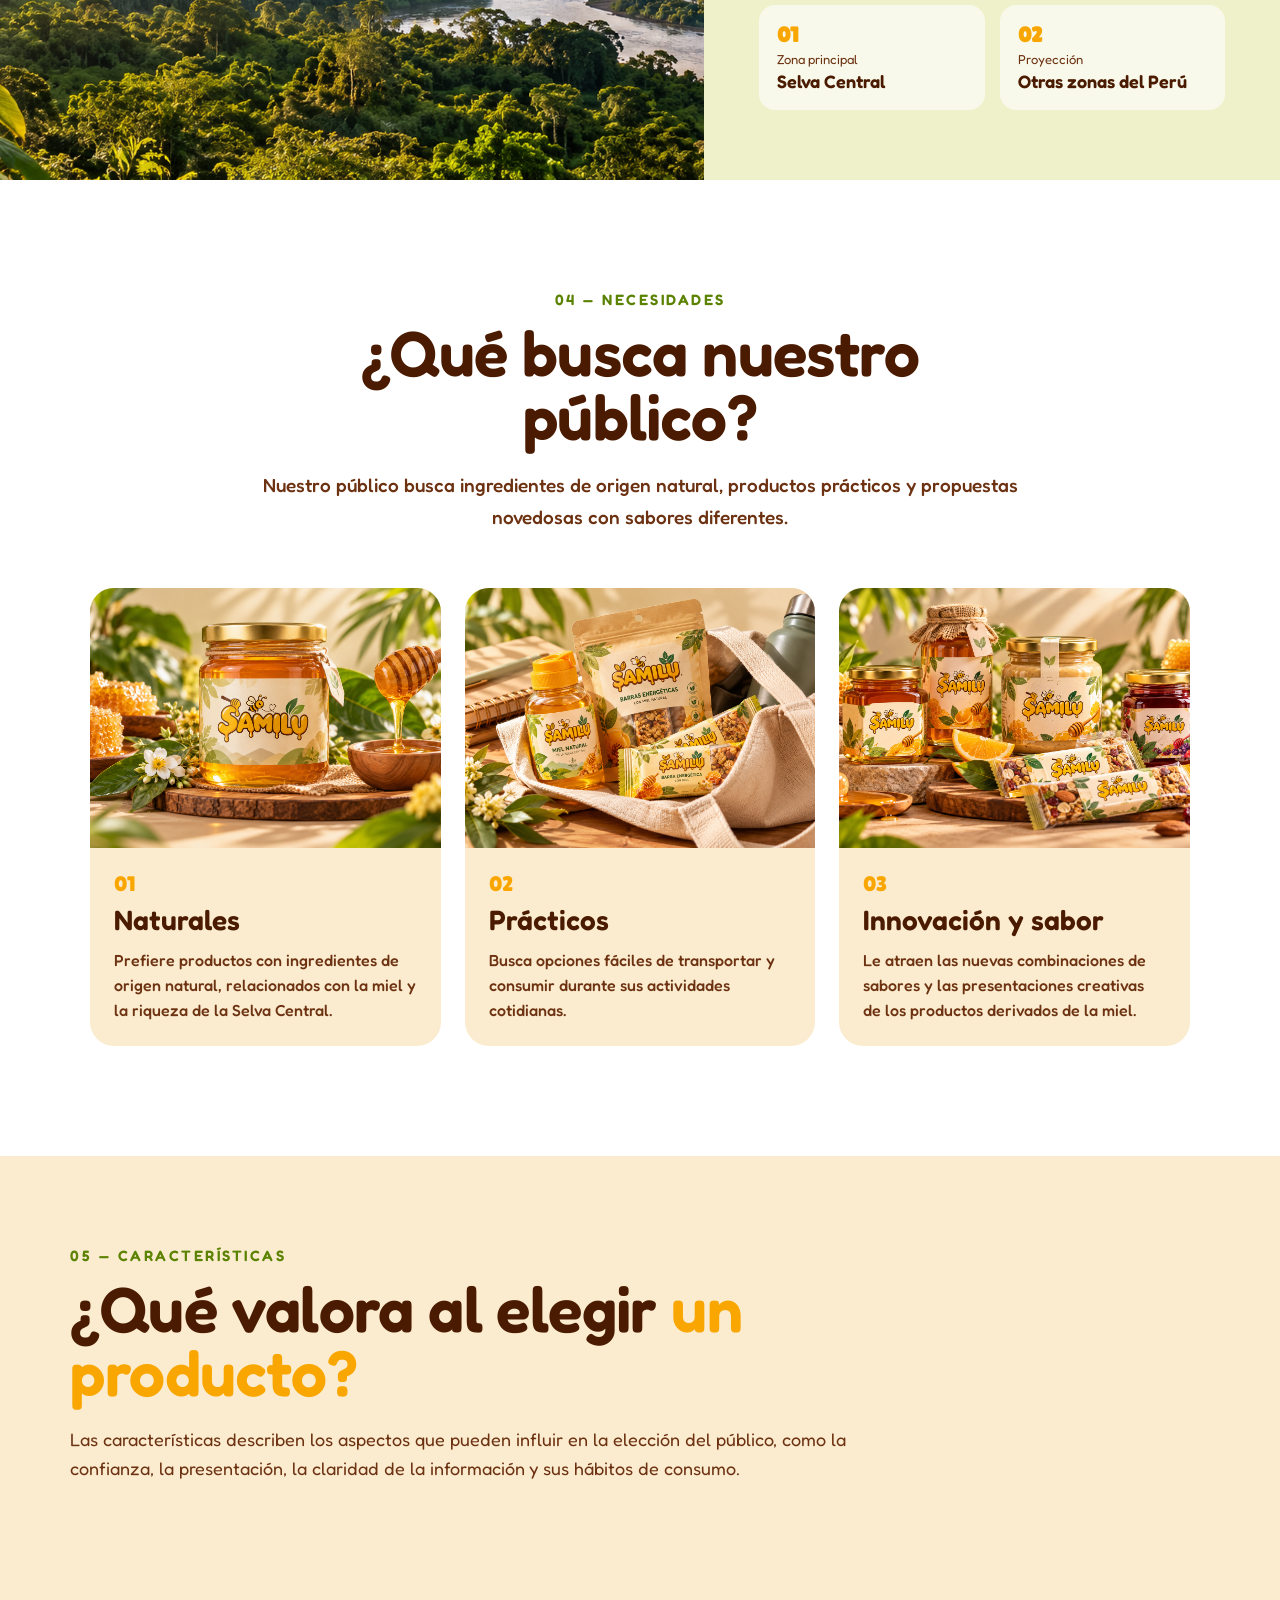
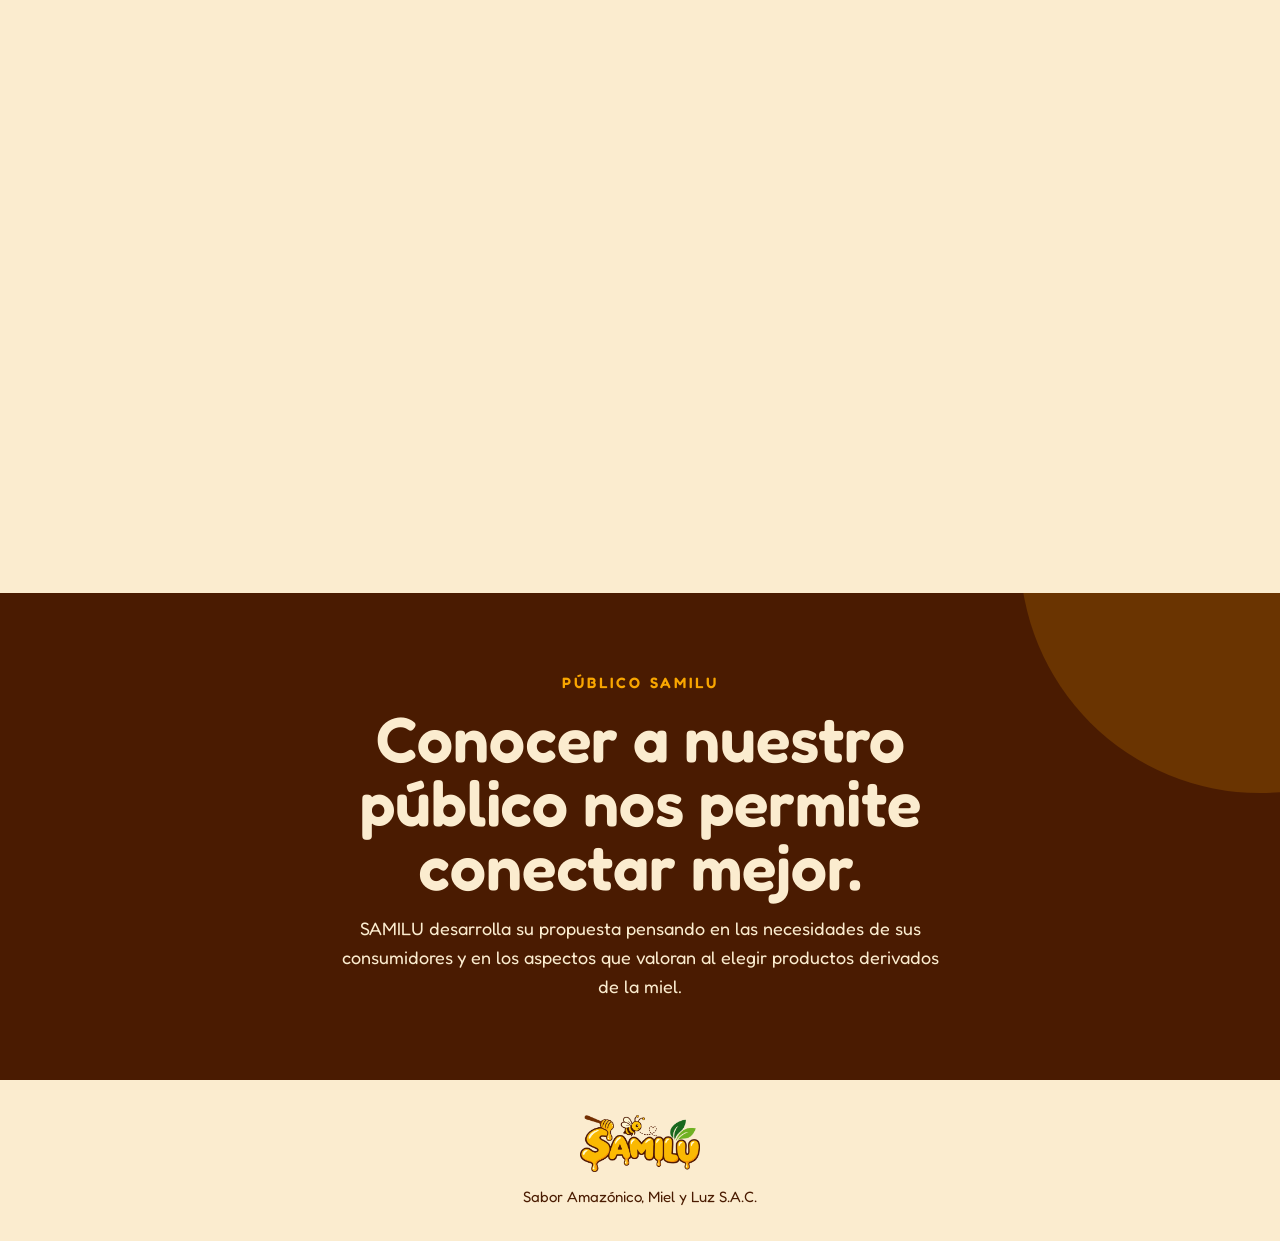
<file: publico-objetivo.html>
<!DOCTYPE html>
<html lang="es">
<head>
    <meta charset="UTF-8">
    <meta name="viewport" content="width=device-width, initial-scale=1.0">
    <title>Público Objetivo | SAMILU</title>

    <!-- CSS -->
    <link rel="stylesheet" href="publico-objetivo.css">
    <link rel="stylesheet" href="estilos.css">

    <!-- TIPOGRAFÍAS -->
    <link rel="preconnect" href="https://fonts.googleapis.com">
    <link rel="preconnect" href="https://fonts.gstatic.com" crossorigin>
    <link
        href="https://fonts.googleapis.com/css2?family=Fredoka:wght@400;500;600;700&family=Lilita+One&display=swap"
        rel="stylesheet"
    >

    <!-- ESTILOS DE IMÁGENES, NECESIDADES Y CARACTERÍSTICAS -->
    <style>
        .image-box {
            position: relative;
            overflow: hidden;
        }

        .image-box > img {
            position: absolute;
            inset: 0;
            width: 100%;
            height: 100%;
            display: block;
            object-fit: cover;
            object-position: center;
            z-index: 2;
        }

        .image-box > .image-placeholder {
            position: absolute;
            inset: 0;
            z-index: 1;
            pointer-events: none;
        }

        .image-box .image-caption {
            position: relative;
            z-index: 3;
        }

        .characteristics-intro-text {
            max-width: 780px;
            margin: 18px 0 0;
            color: #722E01;
            font-family: "Fredoka", sans-serif;
            font-size: 16px;
            line-height: 1.65;
        }

        .characteristic-card > div:last-child p {
            margin: 7px 0 0;
            color: #722E01;
            font-family: "Fredoka", sans-serif;
            font-size: 12px;
            font-weight: 400;
            line-height: 1.4;
        }

        .characteristic-card > div:last-child h3 {
            margin-bottom: 0;
        }

        .characteristic-overlay p {
            line-height: 1.5;
        }

        /* NECESIDADES: TRES TARJETAS CENTRADAS */

        #necesidades .needs-grid.needs-grid-three {
            display: grid !important;
            grid-template-columns: repeat(3, minmax(0, 1fr)) !important;
            gap: 24px !important;
            width: 100% !important;
            max-width: 1250px !important;
            margin: 0 auto !important;
            align-items: stretch;
        }

        #necesidades .needs-grid-three .need-card {
            width: 100%;
            min-width: 0;
            height: 100%;
        }

        @media (max-width: 950px) {
            #necesidades .needs-grid.needs-grid-three {
                grid-template-columns: repeat(2, minmax(0, 1fr)) !important;
            }

            #necesidades .needs-grid-three .need-card:last-child {
                grid-column: 1 / -1;
                width: min(100%, 500px);
                justify-self: center;
            }
        }

        @media (max-width: 600px) {
            #necesidades .needs-grid.needs-grid-three {
                grid-template-columns: 1fr !important;
            }

            #necesidades .needs-grid-three .need-card:last-child {
                grid-column: auto;
                width: 100%;
            }

            .characteristics-intro-text {
                font-size: 14px;
            }

            .characteristic-card > div:last-child p {
                font-size: 12px;
            }
        }

        /* CARACTERÍSTICAS: CUATRO TARJETAS EN UNA CUADRÍCULA */

        #caracteristicas .characteristics-mosaic {
            display: grid !important;
            grid-template-columns: repeat(2, minmax(0, 1fr)) !important;
            grid-auto-rows: minmax(260px, auto) !important;
            gap: 22px !important;
            width: 100%;
            max-width: 1500px;
            margin: 0 auto;
        }

        /*
          Este bloque principal se mantiene en el HTML,
          pero no se muestra en la cuadrícula de cuatro tarjetas.
          Evita que su contenido aparezca fuera de lugar.
        */

        #caracteristicas .characteristics-mosaic > .characteristic-main {
            display: none !important;
        }

        #caracteristicas .characteristics-mosaic > .characteristic-card {
            grid-column: auto !important;
            grid-row: auto !important;
            min-width: 0;
        }

        @media (max-width: 600px) {
            #caracteristicas .characteristics-mosaic {
                grid-template-columns: 1fr !important;
                grid-auto-rows: auto !important;
            }
        }
    </style>
</head>

<body data-page="publico">

    <!-- =================================================
         ENCABEZADO
    ================================================== -->

    <header class="header">

        <div class="header-logo">
            <img src="img/logo samilu.png" alt="SAMILU">
        </div>

        <div class="header-title">
            DISFRUTA DEL SABOR DE LA SELVA CENTRAL
        </div>

    </header>


    <!-- =====================================================
     NAVBAR PRINCIPAL SAMILU
     ===================================================== -->

<nav class="navbar">

    <!-- 01. INICIO -->
    <div class="nav-item" data-page="inicio">
        <a href="index.html" class="nav-link">
            Inicio
        </a>
    </div>

    <!-- 02. EMPRESA -->
    <div class="nav-item dropdown-item" data-page="empresa">
        <a href="empresa.html" class="nav-link">
            Empresa
        </a>

        <div class="dropdown-menu">
            <a href="empresa.html#datos">Datos de la empresa</a>
            <a href="empresa.html#descripcion">Descripción de la empresa</a>
            <a href="empresa.html#mision">Misión</a>
            <a href="empresa.html#vision">Visión</a>
            <a href="empresa.html#valores">Valores corporativos</a>
        </div>
    </div>

    <!-- 03. PÚBLICO OBJETIVO -->
    <div class="nav-item dropdown-item" data-page="publico">
        <a href="publico-objetivo.html" class="nav-link">
            Público<br>Objetivo
        </a>

        <div class="dropdown-menu">
            <a href="publico-objetivo.html#segmento">Segmento objetivo</a>
            <a href="publico-objetivo.html#edad">Edad</a>
            <a href="publico-objetivo.html#ubicacion">Ubicación</a>
            <a href="publico-objetivo.html#necesidades">Necesidades</a>
            <a href="publico-objetivo.html#caracteristicas">Características</a>
        </div>
    </div>

    <!-- 04. IDENTIDAD CORPORATIVA -->
    <div class="nav-item dropdown-item" data-page="corporativa">
        <a href="identidad-corporativa.html" class="nav-link">
            Identidad<br>Corporativa
        </a>

        <div class="dropdown-menu">
            <a href="identidad-corporativa.html#imagen-corporativa">
                ¿Qué es la imagen corporativa?
            </a>

            <a href="identidad-corporativa.html#elementos-identidad">
                Elementos de identidad
            </a>

            <a href="identidad-corporativa.html#tipos-identidad">
                Tipos de identidad
            </a>

            <a href="identidad-corporativa.html#identidad-cultural">
                Identidad cultural
            </a>

            <a href="identidad-corporativa.html#identidad-verbal">
                Identidad verbal
            </a>

            <a href="identidad-corporativa.html#identidad-corporativa">
                Identidad corporativa
            </a>
        </div>
    </div>

    <!-- 05. IDENTIDAD VISUAL -->
    <div class="nav-item dropdown-item" data-page="visual">
        <a href="identidad-visual.html" class="nav-link">
            Identidad Visual
        </a>

        <div class="dropdown-menu">
            <a href="identidad-visual.html#Imagotipo">Imagotipo</a>

            <a href="identidad-visual.html#colores-corporativos">
                Colores corporativos
            </a>

            <a href="identidad-visual.html#tipografia">
                Tipografía
            </a>

            <a href="identidad-visual.html#elementos-graficos">
                Elementos gráficos
            </a>

            <a href="identidad-visual.html#uniformes">
                Uniformes
            </a>

            <a href="identidad-visual.html#empaques">
                Empaques
            </a>

            <a href="identidad-visual.html#letreros">
                Letreros
            </a>

            <a href="identidad-visual.html#decoracion">
                Decoración
            </a>
        </div>
    </div>

    <!-- 06. IMAGEN INSTITUCIONAL -->
    <div class="nav-item dropdown-item" data-page="imagen">
        <a href="imagen-institucional.html" class="nav-link">
            Imagen<br>Institucional
        </a>

        <div class="dropdown-menu">
            <a href="imagen-institucional.html#percepcion-cliente">
                Percepción del cliente
            </a>

            <a href="imagen-institucional.html#fortalezas">
                Fortalezas
            </a>

            <a href="imagen-institucional.html#aspectos-mejorar">
                Aspectos por mejorar
            </a>

            <a href="imagen-institucional.html#dimensiones-imagen">
                Dimensiones de la imagen
            </a>

            <a href="imagen-institucional.html#componentes-imagen">
                Componentes de la imagen
            </a>
        </div>
    </div>

    <!-- 07. APLICACIONES -->
    <div class="nav-item dropdown-item" data-page="aplicaciones">
        <a href="aplicaciones.html" class="nav-link">
            Aplicaciones
        </a>

        <div class="dropdown-menu">
            <a href="aplicaciones.html#tarjetas">Tarjetas</a>

            <a href="aplicaciones.html#vasos-empaques">
                Vasos y empaques
            </a>

            <a href="aplicaciones.html#uniformes">
                Uniformes
            </a>

            <a href="aplicaciones.html#afiches">
                Afiches
            </a>

            <a href="aplicaciones.html#redes-sociales">
                Redes sociales
            </a>

            <a href="aplicaciones.html#sitio-web">
                Sitio Web
            </a>
        </div>
    </div>

    <!-- 08. COMUNICACIONES -->
    <div class="nav-item dropdown-item" data-page="comunicaciones">
        <a href="comunicaciones.html" class="nav-link">
            Comunicaciones
        </a>

        <div class="dropdown-menu">
            <a href="comunicaciones.html#lenguaje-corporativo">
                Lenguaje corporativo
            </a>

            <a href="comunicaciones.html#canales-comunicacion">
                Canales de comunicación
            </a>

            <a href="comunicaciones.html#mensaje-principal">
                Mensaje principal
            </a>

            <a href="comunicaciones.html#eslogan">
                Eslogan
            </a>
        </div>
    </div>

    <!-- 09. MANUAL DE IDENTIDAD CORPORATIVA -->
    <div class="nav-item dropdown-item" data-page="manual">
        <a href="manual-identidad.html" class="nav-link">
            Manual de Identidad<br>Corporativa
        </a>

        <div class="dropdown-menu">
            <a href="manual-identidad.html#identidad-visual">
                Identidad visual
            </a>

            <a href="manual-identidad.html#identidad-verbal">
                Identidad verbal
            </a>

            <a href="manual-identidad.html#Imagotipo">
                Imagotipo
            </a>

            <a href="manual-identidad.html#estructura-composicion">
                Estructura y composición
            </a>

            <a href="manual-identidad.html#area-proteccion">
                Área de protección
            </a>

            <a href="manual-identidad.html#tipografia">
                Tipografía
            </a>

            <a href="manual-identidad.html#tipografia-principal">
                Tipografía principal
            </a>

            <a href="manual-identidad.html#tipografia-secundaria">
                Tipografía secundaria
            </a>

            <a href="manual-identidad.html#anatomia-tipografia">
                Anatomía de la tipografía
            </a>

            <a href="manual-identidad.html#colores">
                Colores
            </a>

            <a href="manual-identidad.html#colores-institucionales">
                Colores institucionales
            </a>

            <a href="manual-identidad.html#colores-secundarios">
                Colores secundarios
            </a>

            <a href="manual-identidad.html#colores-complementarios">
                Colores complementarios
            </a>

            <a href="manual-identidad.html#positivo-negativo">
                Positivo y negativo
            </a>

            <a href="manual-identidad.html#escala-grises">
                Escala de grises y alto contraste
            </a>

            <a href="manual-identidad.html#usabilidad">
                Usabilidad
            </a>

            <a href="manual-identidad.html#variaciones-tamano">
                Variaciones mínimas de tamaño
            </a>

            <a href="manual-identidad.html#fondos-composicion">
                Fondos y elementos de composición
            </a>
        </div>
    </div>

    <!-- 10. PROPUESTAS DE MEJORA -->
    <div class="nav-item dropdown-item" data-page="propuestas">
        <a href="propuestas-mejora.html" class="nav-link">
            Propuestas de<br>Mejora
        </a>

        <div class="dropdown-menu">
            <a href="propuestas-mejora.html#estandarizacion">
                Estandarización de la marca
            </a>

            <a href="propuestas-mejora.html#material-publicitario">
                Material publicitario
            </a>

            <a href="propuestas-mejora.html#colores-tipografias">
                Colores y tipografías
            </a>

            <a href="propuestas-mejora.html#redes-sociales">
                Redes sociales
            </a>
        </div>
    </div>

    <!-- 11. COMUNICACIÓN CORPORATIVA
         Botón directo, sin submenú -->
    <div class="nav-item" data-page="comunicacion">
        <a href="comunicacion-corporativa.html" class="nav-link">
            Comunicación<br>Corporativa
        </a>
    </div>

</nav>
    <!-- =================================================
         CONTENIDO PRINCIPAL
    ================================================== -->

    <main>

        <!-- =================================================
             HERO
        ================================================== -->

        <section class="publico-hero">

            <div class="hero-copy">

                <span class="hero-kicker">
                    PÚBLICO OBJETIVO
                </span>

                <h1>
                    Conoce a quienes
                    <span>eligen SAMILU</span>
                </h1>

                <p>
                    SAMILU está dirigida a jóvenes, adultos y
                    público en general que buscan productos
                    naturales, prácticos, innovadores y con
                    sabores diferentes.
                </p>

                <a href="#segmento" class="hero-button">
                    Conoce nuestro público
                    <span>↓</span>
                </a>

            </div>

            <div class="hero-visual">

                <div class="hero-image-main image-box">

                    <img
                        src="img/PUBLICO.png"
                        alt="Público objetivo de SAMILU"
                        onerror="this.style.display='none'"
                    >

                    <div class="image-placeholder">
                        <div>
                            <strong>IMAGEN</strong>
                            <span>Público objetivo de SAMILU</span>
                        </div>
                    </div>

                </div>

                <div class="floating-tag tag-one">
                    <strong>18 — 50</strong>
                    <small>Jóvenes y adultos</small>
                </div>

                <div class="floating-tag tag-two">
                    <strong>SELVA CENTRAL</strong>
                    <small>Y otras zonas del Perú</small>
                </div>

            </div>

        </section>


        <!-- =================================================
             01 · SEGMENTO OBJETIVO
        ================================================== -->

        <section class="segment-section" id="segmento">

            <div class="section-intro">

                <span>01 — SEGMENTO OBJETIVO</span>

                <h2>¿A quién está dirigida SAMILU?</h2>

                <p>
                    El público objetivo de la empresa está
                    conformado por jóvenes, adultos y público
                    en general.
                </p>

            </div>

            <div class="segment-profile">

                <div class="segment-image image-box">

                    <img
                        src="img/FAMILI.png"
                        alt="Jóvenes, adultos y público general"
                        onerror="this.style.display='none'"
                    >

                    <div class="image-placeholder">
                        <div>
                            <strong>IMAGEN</strong>
                            <span>Jóvenes, adultos y público general</span>
                        </div>
                    </div>

                    <div class="image-caption">
                        Público de SAMILU
                    </div>

                </div>

                <div class="segment-content">

                    <div class="profile-number">01</div>

                    <h3>
                        Jóvenes, adultos
                        <span>y público en general</span>
                    </h3>

                    <p>
                        SAMILU dirige su propuesta a un público
                        amplio interesado en productos derivados
                        de la miel y en alternativas relacionadas
                        con ingredientes de origen natural.
                    </p>

                    <div class="profile-points">

                        <div>
                            <b>01</b>
                            <span>Jóvenes</span>
                        </div>

                        <div>
                            <b>02</b>
                            <span>Adultos</span>
                        </div>

                        <div>
                            <b>03</b>
                            <span>Público general</span>
                        </div>

                    </div>

                </div>

            </div>

        </section>


        <!-- =================================================
             02 · EDAD
        ================================================== -->

        <section class="age-section" id="edad">

            <div class="section-intro center">

                <span>02 — EDAD</span>

                <h2>Jóvenes y adultos de 18 a 50 años</h2>

                <p>
                    La empresa considera como público objetivo
                    principal a jóvenes y adultos comprendidos
                    entre los 18 y 50 años.
                </p>

            </div>

            <div class="age-gallery">

                <!-- JÓVENES -->
                <article class="age-card">

                    <div class="age-image image-box">

                        <img
                            src="img/joven.png"
                            alt="Público joven de SAMILU"
                            onerror="this.style.display='none'"
                        >

                        <div class="image-placeholder">
                            <div>
                                <strong>IMAGEN</strong>
                                <span>Público joven</span>
                            </div>
                        </div>

                    </div>

                    <div class="age-info">
                        <span>PERFIL 01</span>
                        <h3>Jóvenes</h3>

                        <p>
                            Parte del público al que se dirige
                            SAMILU dentro del rango de edad
                            establecido.
                        </p>
                    </div>

                </article>

                <!-- RANGO PRINCIPAL -->
                <article class="age-card age-card-big">

                    <div class="age-image image-box">

                        <img
                            src="img/18 - 50.png"
                            alt="Representación del rango de edad de 18 a 50 años"
                            onerror="this.style.display='none'"
                        >

                        <div class="image-placeholder">
                            <div>
                                <strong>18 — 50</strong>
                                <span>Rango de edad</span>
                            </div>
                        </div>

                    </div>

                    <div class="age-info">
                        <span>PERFIL PRINCIPAL</span>
                        <h3>18 a 50 años</h3>

                        <p>
                            Rango de edad señalado para jóvenes
                            y adultos que forman parte del
                            público objetivo.
                        </p>
                    </div>

                </article>

                <!-- ADULTOS -->
                <article class="age-card">

                    <div class="age-image image-box">

                        <img
                            src="img/adult.png"
                            alt="Público adulto de SAMILU"
                            onerror="this.style.display='none'"
                        >

                        <div class="image-placeholder">
                            <div>
                                <strong>IMAGEN</strong>
                                <span>Público adulto</span>
                            </div>
                        </div>

                    </div>

                    <div class="age-info">
                        <span>PERFIL 02</span>
                        <h3>Adultos</h3>

                        <p>
                            Público adulto comprendido dentro
                            del rango de 18 a 50 años definido
                            para la marca.
                        </p>
                    </div>

                </article>

            </div>

        </section>


        <!-- =================================================
             03 · UBICACIÓN
        ================================================== -->

        <section class="location-section" id="ubicacion">

            <div class="location-image image-box">

                <img
                    src="img/Valle.png"
                    alt="Paisaje de la Selva Central del Perú"
                    onerror="this.style.display='none'"
                >

                <div class="image-placeholder">
                    <div>
                        <strong>IMAGEN</strong>
                        <span>Selva Central y territorio peruano</span>
                    </div>
                </div>

                <div class="location-badge">
                    <span>UBICACIÓN</span>
                    <strong>Selva Central</strong>
                </div>

            </div>

            <div class="location-content">

                <span>03 — UBICACIÓN</span>

                <h2>
                    De la
                    <span>Selva Central</span>
                    al Perú
                </h2>

                <p>
                    El público objetivo se encuentra
                    principalmente en la Selva Central y
                    también comprende personas de otras
                    zonas del Perú.
                </p>

                <div class="location-data">

                    <div>
                        <b>01</b>
                        <span>Zona principal</span>
                        <strong>Selva Central</strong>
                    </div>

                    <div>
                        <b>02</b>
                        <span>Proyección</span>
                        <strong>Otras zonas del Perú</strong>
                    </div>

                </div>

            </div>

        </section>


        <!-- =================================================
             04 · NECESIDADES
             TRES TARJETAS CENTRADAS
        ================================================== -->

        <section class="needs-section" id="necesidades">

            <div class="section-intro center">

                <span>04 — NECESIDADES</span>

                <h2>¿Qué busca nuestro público?</h2>

                <p>
                    Nuestro público busca ingredientes de origen
                    natural, productos prácticos y propuestas
                    novedosas con sabores diferentes.
                </p>

            </div>

            <div class="needs-grid needs-grid-three">

                <!-- 01 · NATURALES -->
                <article class="need-card">

                    <div class="need-image image-box">

                        <img
                            src="img/natural.png"
                            alt="Productos naturales derivados de la miel"
                            onerror="this.style.display='none'"
                        >

                        <div class="image-placeholder">
                            <div>
                                <strong>IMAGEN</strong>
                                <span>Productos naturales</span>
                            </div>
                        </div>

                    </div>

                    <div class="need-content">

                        <span>01</span>
                        <h3>Naturales</h3>

                        <p>
                            Prefiere productos con ingredientes de
                            origen natural, relacionados con la miel
                            y la riqueza de la Selva Central.
                        </p>

                    </div>

                </article>


                <!-- 02 · PRÁCTICOS -->
                <article class="need-card">

                    <div class="need-image image-box">

                        <img
                            src="img/practico.png"
                            alt="Productos prácticos para el consumo diario"
                            onerror="this.style.display='none'"
                        >

                        <div class="image-placeholder">
                            <div>
                                <strong>IMAGEN</strong>
                                <span>Productos prácticos</span>
                            </div>
                        </div>

                    </div>

                    <div class="need-content">

                        <span>02</span>
                        <h3>Prácticos</h3>

                        <p>
                            Busca opciones fáciles de transportar y
                            consumir durante sus actividades cotidianas.
                        </p>

                    </div>

                </article>


                <!-- 03 · INNOVACIÓN Y SABORES -->
                <article class="need-card">

                    <div class="need-image image-box">

                        <img
                            src="img/innovar.png"
                            alt="Nuevas presentaciones y sabores de SAMILU"
                            onerror="this.style.display='none'"
                        >

                        <div class="image-placeholder">
                            <div>
                                <strong>IMAGEN</strong>
                                <span>Innovación y sabores</span>
                            </div>
                        </div>

                    </div>

                    <div class="need-content">

                        <span>03</span>
                        <h3>Innovación y sabor</h3>

                        <p>
                            Le atraen las nuevas combinaciones de
                            sabores y las presentaciones creativas
                            de los productos derivados de la miel.
                        </p>

                    </div>

                </article>

            </div>

        </section>


        <!-- =================================================
             05 · CARACTERÍSTICAS
             QUÉ VALORA Y QUÉ ASPECTOS OBSERVA EL PÚBLICO
        ================================================== -->

        <section class="characteristics-section" id="caracteristicas">

            <div class="characteristics-heading">

                <span>05 — CARACTERÍSTICAS</span>

                <h2>
                    ¿Qué valora al elegir
                    <span>un producto?</span>
                </h2>

                <p class="characteristics-intro-text">
                    Las características describen los aspectos
                    que pueden influir en la elección del público,
                    como la confianza, la presentación, la claridad
                    de la información y sus hábitos de consumo.
                </p>

            </div>

            <div class="characteristics-mosaic">

                <!-- 01 · CONFIANZA Y ESTADO DEL PRODUCTO -->
                <article class="characteristic-main">

                    <div class="characteristic-image image-box">

                        <img
                            src="img/PUBLICO.png"
                            alt="Personas disfrutando de los productos SAMILU"
                            onerror="this.style.display='none'"
                        >

                        <div class="image-placeholder">
                            <div>
                                <strong>IMAGEN</strong>
                                <span>Experiencia de consumo SAMILU</span>
                            </div>
                        </div>

                    </div>

                    <div class="characteristic-overlay">

                        <span>01</span>

                        <h3>Valora la confianza</h3>

                        <p>
                            Le da confianza que el producto llegue
                            bien cerrado, limpio, bien conservado
                            y en buen estado.
                        </p>

                    </div>

                </article>


                <!-- 02 · PRESENTACIÓN -->
                <article class="characteristic-card">

                    <div class="characteristic-small-image image-box">

                        <img
                            src="img/1.png"
                            alt="Envase y presentación de un producto SAMILU"
                            onerror="this.style.display='none'"
                        >

                        <div class="image-placeholder">
                            <div>
                                <strong>IMAGEN</strong>
                                <span>Presentación del producto</span>
                            </div>
                        </div>

                    </div>

                    <div>

                        <span>02</span>

                        <h3>Se fija en la presentación</h3>

                        <p>
                            Un envase cuidado y una etiqueta legible
                            ayudan a reconocer la marca y el producto.
                        </p>

                    </div>

                </article>


                <!-- 03 · INFORMACIÓN -->
                <article class="characteristic-card">

                    <div class="characteristic-small-image image-box">

                        <img
                            src="img/2.png"
                            alt="Etiqueta e información de un producto"
                            onerror="this.style.display='none'"
                        >

                        <div class="image-placeholder">
                            <div>
                                <strong>IMAGEN</strong>
                                <span>Información del producto</span>
                            </div>
                        </div>

                    </div>

                    <div>

                        <span>03</span>

                        <h3>Busca información clara</h3>

                        <p>
                            Le resulta útil identificar el tipo
                            de producto, su sabor y los datos
                            principales del envase.
                        </p>

                    </div>

                </article>


                <!-- 04 · HÁBITOS DE CONSUMO -->
                <article class="characteristic-card">

                    <div class="characteristic-small-image image-box">

                        <img
                            src="img/3.png"
                            alt="Productos derivados de la miel para desayunos y meriendas"
                            onerror="this.style.display='none'"
                        >

                        <div class="image-placeholder">
                            <div>
                                <strong>IMAGEN</strong>
                                <span>Momentos de consumo</span>
                            </div>
                        </div>

                    </div>

                    <div>

                        <span>04</span>

                        <h3>Tiene hábitos variados</h3>

                        <p>
                            Puede disfrutar los derivados de la miel
                            en desayunos, meriendas o entre comidas.
                        </p>

                    </div>

                </article>


                <!-- 05 · PÚBLICO DIVERSO -->
                <article class="characteristic-card">

                    <div class="characteristic-small-image image-box">

                        <img
                            src="img/4.png"
                            alt="Diversidad del público de SAMILU"
                            onerror="this.style.display='none'"
                        >

                        <div class="image-placeholder">
                            <div>
                                <strong>IMAGEN</strong>
                                <span>Público diverso</span>
                            </div>
                        </div>

                    </div>

                    <div>

                        <span>05</span>

                        <h3>Público diverso</h3>

                        <p>
                            La propuesta contempla a jóvenes, adultos
                            y público general de la Selva Central
                            y otras zonas.
                        </p>

                    </div>

                </article>

            </div>

        </section>


        <!-- =================================================
             CIERRE
        ================================================== -->

        <section class="publico-closing">

            <span>PÚBLICO SAMILU</span>

            <h2>
                Conocer a nuestro público
                nos permite conectar mejor.
            </h2>

            <p>
                SAMILU desarrolla su propuesta pensando en las
                necesidades de sus consumidores y en los aspectos
                que valoran al elegir productos derivados de la miel.
            </p>

        </section>

    </main>


    <!-- =================================================
         FOOTER
    ================================================== -->

    <footer class="footer">

        <img
            src="img/logo samilu.png"
            alt="SAMILU"
        >

        <p>
            Sabor Amazónico, Miel y Luz S.A.C.
        </p>

    </footer>


    <!-- =================================================
         JAVASCRIPT
    ================================================== -->

    <script src="publico-objetivo.js"></script>

</body>
</html>
</file>
<file: estilos.css>
/* =====================================================
   SAMILU — CSS FINAL CONSOLIDADO
   Mantiene el diseño actual y corrige únicamente:
   - Tipografía del menú y submenús
   - Flechas ocultas
   - Sintaxis CSS dañada
   - Tarjetas de doble cara
   - Imagen trasera a tamaño completo
   - Ventana de imagen ampliada
===================================================== */

@import url('https://fonts.googleapis.com/css2?family=Fredoka:wght@400;500;600;700&family=Lilita+One&display=swap');


/* =====================================================
   RESET
===================================================== */

* {
    margin: 0;
    padding: 0;
    box-sizing: border-box;
}

html,
body {
    width: 100%;
    min-height: 100%;
    font-family: "Fredoka", sans-serif;
    background: #ffffff;
    color: #4A1B01;
}

body {
    overflow-x: hidden;
}

button,
a {
    font-family: inherit;
}


/* =====================================================
   ENCABEZADO
===================================================== */

.header {
    width: 100%;
    height: 96px;
    background: #FBECCF;
    position: relative;
    display: flex;
    align-items: center;
    justify-content: center;
}

.header-logo {
    position: absolute;
    left: 82px;
    top: 12px;
    width: 115px;
    height: 67px;
    display: flex;
    align-items: center;
    justify-content: center;
}

.header-logo img {
    width: 115px;
    height: auto;
    display: block;
    object-fit: contain;
}

.header-title {
    font-family: "Lilita One", sans-serif;
    font-size: 23px;
    color: #4A1B01;
    line-height: 1;
    white-space: nowrap;
    text-align: center;
}


/* =====================================================
   NAVBAR
===================================================== */

.navbar {
    width: calc(100% - 70px);
    min-height: 76px;
    margin: 0 auto;
    padding: 8px 12px;

    display: flex;
    align-items: center;
    justify-content: center;
    gap: 4px;

    box-sizing: border-box;

    background: #FBF5E8;

    border: 1px solid rgba(166, 91, 23, .18);

    border-radius: 0 0 24px 24px;

    box-shadow:
        0 8px 22px rgba(74, 27, 1, .08);

    position: relative;
    z-index: 1000;
}

.navbar::before {
    content: "";

    position: absolute;

    left: 25px;
    top: 0;

    width: 90px;
    height: 3px;

    background: #F9A600;

    border-radius: 0 0 8px 8px;
}

.nav-item {
    position: relative;

    flex: 1 1 0;
    min-width: 0;

    height: 60px;

    display: flex;
    align-items: center;
    justify-content: center;

    padding: 3px;

    border: none;

    transition:
        transform .25s ease;
}

.nav-item:first-child,
.nav-item:last-child {
    border-left: none;
    border-right: none;
}


/* =====================================================
   MENÚ PRINCIPAL
===================================================== */

.nav-item > a,
.nav-link,
.nav-button {
    width: 100%;
    height: 100%;

    display: flex;
    align-items: center;
    justify-content: center;

    box-sizing: border-box;

    padding: 8px 12px;

    border-radius: 16px;

    color: #4A1B01;

    text-decoration: none;

    font-family:
        "Lilita One",
        sans-serif;

    font-size: 16px;

    font-weight: 400;

    line-height: 1.05;

    text-align: center;

    transition:
        background .25s ease,
        color .25s ease,
        transform .25s ease,
        box-shadow .25s ease;
}

.nav-button {
    gap: 0;

    border: none;

    background: transparent;

    cursor: pointer;
}


/* =====================================================
   SIN FLECHAS
===================================================== */

.nav-button span {
    display: none !important;
}


/* =====================================================
   HOVER DEL MENÚ
===================================================== */

.nav-item:hover > a,
.nav-item:hover > .nav-button {
    background: rgba(249, 166, 0, .12);

    transform: translateY(-2px);
}


/* =====================================================
   MENÚ ACTIVO
===================================================== */

.nav-item.active > a,
.nav-item.active > .nav-button {
    background: #F9A600;

    color: #4A1B01;

    box-shadow:
        0 6px 15px
        rgba(249, 166, 0, .25);

    transform: translateY(-2px);
}

.nav-item.active:hover > a,
.nav-item.active:hover > .nav-button {
    background: #F9A600;

    transform: translateY(-3px);
}


/* =====================================================
   SUBMENÚ
===================================================== */

.dropdown-menu {
    position: absolute;

    top: calc(100% + 5px);

    left: 50%;

    width: 255px;
    min-width: 255px;

    box-sizing: border-box;

    background: #FBF5E8;

    border:
        1px solid
        rgba(249, 166, 0, .40);

    border-radius:
        0 0 16px 16px;

    box-shadow:
        0 15px 30px
        rgba(74, 27, 1, .14);

    opacity: 0;

    visibility: hidden;

    pointer-events: none;

    transform:
        translate(-50%, -8px);

    overflow: visible;

    z-index: 5000;

    transition:
        opacity .22s ease,
        visibility .22s ease,
        transform .22s ease;
}

.dropdown-item:hover .dropdown-menu,
.dropdown-item.open .dropdown-menu {
    opacity: 1;

    visibility: visible;

    pointer-events: auto;

    transform:
        translate(-50%, 0);
}


/* =====================================================
   SUBTEMAS — FREDOKA
===================================================== */

.dropdown-menu a {
    display: block;

    width: 100%;

    min-height: 42px;

    box-sizing: border-box;

    padding: 11px 16px;

    background: #FBF5E8;

    color: #4A1B01;

    text-decoration: none;

    font-family:
        "Fredoka",
        sans-serif !important;

    font-size: 14px;

    font-weight: 600;

    font-style: normal;

    line-height: 1.35;

    letter-spacing: 0;

    text-align: left;

    white-space: normal;

    overflow: visible;

    overflow-wrap: break-word;

    border-bottom:
        1px solid
        rgba(249, 187, 40, .30);

    transition:
        background .2s ease,
        padding-left .2s ease,
        color .2s ease;
}

.dropdown-menu a:last-child {
    border-bottom: none;

    border-radius:
        0 0 15px 15px;
}

.dropdown-menu a:hover {
    background: #F9A600;

    color: #4A1B01;

    padding-left: 21px;
}


/* =====================================================
   HERO
===================================================== */

.hero {
    width: 100%;

    height: 520px;

    position: relative;

    overflow: hidden;

    background: #FBECCF;
}

.hero-image {
    position: absolute;

    top: 0;
    left: 0;

    width: 100%;
    height: 100%;

    object-fit: cover;

    object-position: center center;

    display: block;

    z-index: 1;

    transition:
        transform .5s ease;
}

.hero-content {
    position: absolute;

    z-index: 5;

    left: 96px;

    top: 50%;

    transform:
        translateY(-50%);

    width: 550px;
}


/* =====================================================
   LUZ / DESENFOQUE DEL HERO
===================================================== */

.hero::before {
    content: "";

    position: absolute;

    left: 35px;

    top: 25px;

    width: 560px;

    height: 430px;

    z-index: 3;

    pointer-events: none;

    background:
        radial-gradient(
            ellipse at center,

            rgba(251, 236, 207, 1)
                0%,

            rgba(251, 236, 207, .95)
                32%,

            rgba(251, 236, 207, .75)
                58%,

            rgba(251, 236, 207, .35)
                78%,

            rgba(251, 236, 207, 0)
                100%
        );

    filter: blur(30px);

    transform:
        scale(1.15);
}


/* =====================================================
   TÍTULO PEQUEÑO DEL HERO
===================================================== */

.hero-small-title {
    font-family:
        "Fredoka",
        sans-serif;

    font-size: 20px;

    font-weight: 600;

    line-height: 1;

    color: #4A1B01;

    margin-bottom: 18px;
}


/* =====================================================
   TÍTULO PRINCIPAL
===================================================== */

.hero-title {
    position: relative;

    font-family:
        "Lilita One",
        sans-serif;

    line-height: .98;
}

.title-brown,
.title-orange {
    font-family:
        "Lilita One",
        sans-serif;

    font-size: 52px;

    line-height: .98;

    white-space: nowrap;
}

.title-brown {
    color: #4A1B01;
}

.title-orange {
    color: #F9A000;

    margin-top: 5px;
}


/* =====================================================
   DECORACIONES
===================================================== */

.decoration {
    position: absolute;

    z-index: 6;

    pointer-events: none;

    object-fit: contain;
}

.decoration-left {
    width: 39px;

    height: 65px;

    left: -48px;

    top: 18px;
}

.decoration-right {
    width: 39px;

    height: 65px;

    right: 5px;

    top: -4px;
}


/* =====================================================
   DESCRIPCIÓN DEL HERO
===================================================== */

.hero-description {
    margin-top: 20px;

    font-family:
        "Fredoka",
        sans-serif;

    font-size: 20px;

    font-weight: 500;

    line-height: 1.35;

    color: #4A1B01;
}


/* =====================================================
   BOTÓN DEL HERO
===================================================== */

.hero-button {
    margin-top: 17px;

    width: 286px;

    height: 42px;

    border:
        1px solid
        #F8A30A;

    border-radius: 18.5px;

    background: #FBB222;

    color: #4A1B01;

    font-family:
        "Fredoka",
        sans-serif;

    font-size: 16px;

    font-weight: 600;

    display: flex;

    align-items: center;

    justify-content: space-between;

    padding:
        0 17px 0 20px;

    cursor: pointer;

    transition:
        transform .2s ease,
        background .2s ease,
        box-shadow .2s ease;
}

.hero-button .button-arrow {
    font-family:
        Arial,
        sans-serif;

    font-size: 25px;

    line-height: 1;

    transition:
        transform .2s ease;
}

.hero-button:hover {
    transform:
        translateY(-2px);

    background:
        #F9A800;

    box-shadow:
        0 8px 18px
        rgba(249, 166, 0, .25);
}

.hero-button:hover .button-arrow {
    transform:
        translateX(5px);
}


/* =====================================================
   BLONDAS — DESACTIVADAS
===================================================== */

.blonda-superior,
.blonda-inferior {
    display: none !important;
}


/* =====================================================
   BENEFICIOS — TARJETAS DE DOBLE CARA
===================================================== */

.benefits {
    width: 100%;

    min-height: 245px;

    height: auto;

    padding: 32px 34px;

    display: grid;

    grid-template-columns:
        repeat(4, 1fr);

    gap: 20px;

    align-items: stretch;

    background:
        linear-gradient(
            135deg,

            #FBF5E8 0%,

            #FFFFFF 48%,

            #F4F7D8 100%
        );

    position: relative;

    z-index: 20;

    perspective: 1200px;
}


/* TARJETA */

.benefit {
    width: 100%;

    height: 190px;

    min-height: 190px;

    position: relative;

    padding: 0;

    cursor: pointer;

    background: transparent;

    border: none;

    outline: none;

    perspective: 1200px;

    overflow: visible;
}


/* CONTENEDOR QUE GIRA */

.benefit-inner {
    position: relative;

    width: 100%;

    height: 100%;

    transform-style:
        preserve-3d;

    transition:
        transform .65s
        cubic-bezier(.2, .7, .2, 1);
}


/* =====================================================
   AQUÍ OCURRE EL GIRO
===================================================== */

.benefit.flipped .benefit-inner {
    transform:
        rotateY(180deg);
}


/* AMBAS CARAS */

.benefit-front,
.benefit-back {
    position: absolute;

    inset: 0;

    width: 100%;

    height: 100%;

    border-radius: 24px;

    overflow: hidden;

    backface-visibility:
        hidden;

    -webkit-backface-visibility:
        hidden;
}


/* =====================================================
   CARA DELANTERA
===================================================== */

.benefit-front {
    display: flex;

    flex-direction: column;

    align-items: center;

    justify-content: center;

    padding: 18px 16px;

    text-align: center;

    background:
        linear-gradient(
            145deg,

            #FFFFFF 0%,

            #FBF5E8 100%
        );

    border:
        1px solid
        rgba(249, 166, 0, .28);

    box-shadow:
        0 8px 20px
        rgba(74, 27, 1, .07);
}


/* DECORACIÓN DE LA TARJETA */

.benefit-front::before {
    content: "";

    position: absolute;

    width: 110px;

    height: 110px;

    right: -42px;

    top: -48px;

    border-radius: 50%;

    background:
        rgba(249, 166, 0, .12);

    pointer-events: none;
}


/* =====================================================
   ICONOS — SE CONSERVAN
===================================================== */

.benefit-front img {
    width: 68px;

    height: 68px;

    object-fit: contain;

    margin-bottom: 8px;

    position: relative;

    z-index: 1;

    transition:
        transform .3s ease;
}

.benefit:hover .benefit-front img {
    transform:
        scale(1.08)
        rotate(-3deg);
}


/* =====================================================
   TÍTULO DE TARJETA
===================================================== */

.benefit-front h3 {
    position: relative;

    z-index: 1;

    font-family:
        "Fredoka",
        sans-serif;

    font-size: 18px;

    font-weight: 700;

    line-height: 1.1;

    color: #4A1B01;

    margin:
        0 0 5px;
}


/* =====================================================
   TEXTO DE TARJETA
===================================================== */

.benefit-front p {
    position: relative;

    z-index: 1;

    font-family:
        "Fredoka",
        sans-serif;

    font-size: 14px;

    font-weight: 500;

    line-height: 1.25;

    color: #6A3A18;

    margin: 0;
}


/* =====================================================
   CARA TRASERA
===================================================== */

.benefit-back {
    transform:
        rotateY(180deg);

    display: flex;

    align-items: center;

    justify-content: center;

    padding: 0;

    background:
        linear-gradient(
            145deg,

            #DCE5A3 0%,

            #FBF5E8 62%,

            #F9BB28 150%
        );

    border:
        1px solid
        rgba(165, 174, 31, .40);

    box-shadow:
        0 12px 28px
        rgba(74, 27, 1, .13);
}


/* =====================================================
   IMAGEN — OCUPA TODA LA CARA TRASERA
===================================================== */

.benefit-image-placeholder {
    width: 100%;

    height: 100%;

    margin: 0;

    padding: 0;

    border: none;

    border-radius: 24px;

    background: transparent;

    overflow: hidden;

    display: block;
}

.benefit-image-placeholder img {
    width: 100%;

    height: 100%;

    display: block;

    object-fit: cover;

    transition:
        transform .45s ease;
}


/* PEQUEÑO ZOOM */

.benefit-back:hover
.benefit-image-placeholder img {
    transform:
        scale(1.06);
}


/* ACCESIBILIDAD */

.benefit:focus-visible {
    outline:
        3px solid
        rgba(249, 166, 0, .55);

    outline-offset: 4px;
}


/* =====================================================
   CONOCE SAMILU
===================================================== */

.conoce {
    width: 100%;

    min-height: 280px;

    padding:
        58px 30px 60px;

    background:
        radial-gradient(
            circle at 15% 30%,
            rgba(165, 174, 31, .16),
            transparent 28%
        ),

        radial-gradient(
            circle at 85% 70%,
            rgba(249, 166, 0, .16),
            transparent 30%
        ),

        #FBECCF;

    display: flex;

    flex-direction: column;

    align-items: center;

    justify-content: flex-start;

    text-align: center;

    position: relative;

    overflow: hidden;
}

.conoce::before,
.conoce::after {
    content: "";

    position: absolute;

    border-radius: 50%;

    pointer-events: none;
}

.conoce::before {
    width: 170px;

    height: 170px;

    left: -85px;

    bottom: -90px;

    background:
        rgba(165, 174, 31, .12);
}

.conoce::after {
    width: 130px;

    height: 130px;

    right: -55px;

    top: -55px;

    background:
        rgba(249, 166, 0, .12);
}

.conoce h2 {
    font-family:
        "Lilita One",
        sans-serif;

    font-size: 38px;

    line-height: 1;

    color: #4A1B01;

    margin-bottom: 14px;

    position: relative;

    z-index: 1;
}

.conoce p {
    font-family:
        "Fredoka",
        sans-serif;

    font-size: 18px;

    font-weight: 500;

    color: #6A3A18;

    position: relative;

    z-index: 1;
}


/* =====================================================
   ANIMACIONES / CARGA
===================================================== */

.benefit,
.conoce,
.hero-content {
    will-change:
        transform;
}


/* =====================================================
   VENTANA DE IMAGEN AMPLIADA
===================================================== */

.image-preview-window {
    position: fixed;

    width: 430px;

    height: 300px;

    background: #FFFFFF;

    border:
        3px solid
        #F9A600;

    border-radius: 22px;

    box-shadow:
        0 18px 45px
        rgba(74, 27, 1, .25);

    overflow: hidden;

    opacity: 0;

    visibility: hidden;

    pointer-events: none;

    z-index: 99999;

    transform:
        scale(.88);

    transition:
        opacity .22s ease,
        transform .22s ease;
}

.image-preview-window.show {
    opacity: 1;

    visibility: visible;

    transform:
        scale(1);
}

.image-preview-window img {
    width: 100%;

    height: 100%;

    display: block;

    object-fit: cover;
}


/* =====================================================
   RESPONSIVE 1100px
===================================================== */

@media (max-width: 1100px) {

    .header-logo {
        left: 35px;
    }

    .header-title {
        font-size: 19px;
    }

    .nav-button,
    .nav-link {
        font-size: 13px;
    }

    .hero-content {
        left: 70px;
    }

    .title-brown,
    .title-orange {
        font-size: 45px;
    }
}


/* =====================================================
   RESPONSIVE 900px
===================================================== */

@media (max-width: 900px) {

    .navbar {
        width:
            calc(100% - 24px);
    }

    .benefits {
        grid-template-columns:
            repeat(2, 1fr);

        padding: 28px;
    }

    .hero {
        height: 500px;
    }

    .hero-content {
        left: 45px;

        width: 500px;
    }

    .image-preview-window {
        width: 360px;

        height: 260px;
    }
}


/* =====================================================
   RESPONSIVE 600px
===================================================== */

@media (max-width: 600px) {

    .header {
        height: 82px;
    }

    .header-logo {
        left: 20px;

        width: 85px;
    }

    .header-logo img {
        width: 85px;
    }

    .header-title {
        font-size: 17px;

        max-width: 65%;

        white-space: normal;
    }

    .navbar {
        width: 100%;

        padding: 5px;

        border-radius: 0;

        overflow-x: auto;

        justify-content:
            flex-start;
    }

    .nav-item {
        min-width: 125px;

        flex: 0 0 125px;
    }

    .dropdown-menu {
        left: 0;

        transform:
            translate(0, -8px);
    }

    .dropdown-item:hover
    .dropdown-menu,
    .dropdown-item.open
    .dropdown-menu {
        transform:
            translate(0, 0);
    }

    .hero {
        height: 520px;
    }

    .hero-content {
        left: 25px;

        top: 48%;

        width:
            calc(100% - 50px);
    }

    .title-brown,
    .title-orange {
        font-size: 39px;

        white-space: normal;
    }

    .hero-small-title {
        font-size: 18px;
    }

    .hero-description {
        font-size: 16px;

        max-width: 390px;
    }

    .hero-button {
        width: 260px;
    }

    .benefits {
        grid-template-columns: 1fr;

        padding: 22px;
    }

    .benefit {
        height: 190px;

        min-height: 190px;
    }

    .image-preview-window {
        width: 300px;

        height: 220px;
    }
}
/* =====================================================
   EFECTO MÁS NOTORIO AL PRESIONAR LAS TARJETAS
===================================================== */

/* Movimiento al pasar el cursor */
.benefit {
    transition:
        transform .22s ease,
        filter .22s ease;
}

.benefit:hover {
    transform: translateY(-7px) scale(1.02);
}


/* Al presionar la tarjeta */
.benefit:active {
    transform: translateY(5px) scale(.94);
    filter: brightness(.94);
}


/* Efecto cuando queda seleccionada */
.benefit.flipped {
    transform: translateY(-4px);
}


/* Mantener el giro suave */
.benefit-inner {
    transition:
        transform .7s cubic-bezier(.18, .89, .32, 1.28);
}
/* =====================================================
   PRODUCTOS SAMILU
===================================================== */

.productos {
    width: 100%;
    min-height: 500px;
    padding: 70px 40px;
    background: #FFFDF7;
    text-align: center;
}

.productos h2 {
    font-family: "Lilita One", sans-serif;
    font-size: 40px;
    color: #4A1B01;
    margin-bottom: 15px;
}

.productos p {
    font-family: "Fredoka", sans-serif;
    font-size: 18px;
    font-weight: 500;
    color: #6A3A18;
}
/* =====================================================
   NUESTROS PRODUCTOS
===================================================== */

.productos {
    width: 100%;
    min-height: 600px;

    padding: 65px 45px 80px;

    background:
        linear-gradient(
            180deg,
            #FFFDF7 0%,
            #FBF5E8 100%
        );

    position: relative;
    overflow: hidden;
}


/* ENCABEZADO */

.productos-header {
    text-align: center;
    margin-bottom: 40px;
}

.productos-etiqueta {
    display: inline-block;

    padding: 7px 16px;

    border-radius: 999px;

    background: rgba(249, 166, 0, .14);

    color: #8A4A0A;

    font-family:
        "Fredoka",
        sans-serif;

    font-size: 12px;

    font-weight: 700;

    letter-spacing: .5px;

    margin-bottom: 12px;
}

.productos-header h2 {
    font-family:
        "Lilita One",
        sans-serif;

    font-size: 42px;

    line-height: 1;

    color: #4A1B01;

    margin-bottom: 14px;
}

.productos-header p {
    font-family:
        "Fredoka",
        sans-serif;

    font-size: 18px;

    font-weight: 500;

    color: #6A3A18;
}


/* =====================================================
   GRID
===================================================== */

.productos-grid {
    width: 100%;

    max-width: 1250px;

    margin: 0 auto;

    display: grid;

    grid-template-columns:
        repeat(3, 1fr);

    gap: 28px;
}


/* =====================================================
   TARJETA
===================================================== */

.producto-card {
    background: #FFFFFF;

    border-radius: 26px;

    overflow: hidden;

    border:
        1px solid
        rgba(249, 166, 0, .28);

    box-shadow:
        0 12px 28px
        rgba(74, 27, 1, .08);

    transition:
        transform .3s ease,
        box-shadow .3s ease;
}

.producto-card:hover {
    transform:
        translateY(-8px);

    box-shadow:
        0 20px 38px
        rgba(74, 27, 1, .14);
}


/* =====================================================
   IMAGEN DEL PRODUCTO
===================================================== */

.producto-imagen {
    width: 100%;

    height: 280px;

    background:
        linear-gradient(
            145deg,
            #FBECCF,
            #F8F4DF
        );

    overflow: hidden;

    display: flex;

    align-items: center;

    justify-content: center;
}

.producto-imagen img {
    width: 100%;

    height: 100%;

    display: block;

    object-fit: contain;

    transition:
        transform .4s ease;
}

.producto-card:hover
.producto-imagen img {
    transform:
        scale(1.07);
}


/* =====================================================
   INFORMACIÓN
===================================================== */

.producto-info {
    padding: 24px 24px 26px;
}

.producto-categoria {
    font-family:
        "Fredoka",
        sans-serif;

    font-size: 11px;

    font-weight: 700;

    color: #A85428;

    letter-spacing: .6px;
}

.producto-info h3 {
    margin-top: 7px;

    font-family:
        "Lilita One",
        sans-serif;

    font-size: 28px;

    line-height: 1.05;

    color: #4A1B01;
}

.producto-info p {
    margin-top: 10px;

    font-family:
        "Fredoka",
        sans-serif;

    font-size: 15px;

    font-weight: 500;

    line-height: 1.4;

    color: #6A3A18;
}


/* =====================================================
   BOTÓN
===================================================== */

.producto-btn {
    margin-top: 18px;

    padding:
        10px 16px;

    border: none;

    border-radius: 14px;

    background: #F9A600;

    color: #4A1B01;

    font-family:
        "Fredoka",
        sans-serif;

    font-size: 14px;

    font-weight: 700;

    cursor: pointer;

    display: inline-flex;

    align-items: center;

    gap: 10px;

    transition:
        transform .2s ease,
        background .2s ease;
}

.producto-btn:hover {
    background: #F7B52B;

    transform:
        translateX(3px);
}

.producto-btn span {
    font-size: 19px;

    line-height: 1;
}


/* =====================================================
   RESPONSIVE
===================================================== */

@media (max-width: 900px) {

    .productos-grid {
        grid-template-columns:
            repeat(2, 1fr);
    }

}

@media (max-width: 600px) {

    .productos {
        padding:
            50px 20px 60px;
    }

    .productos-grid {
        grid-template-columns: 1fr;
    }

    .productos-header h2 {
        font-size: 34px;
    }

    .producto-imagen {
        height: 250px;
    }

}
/* =====================================================
   NAVEGACIÓN GLOBAL SAMILU
   Todos los menús funcionan desde cualquier página
===================================================== */

.nav-item {
    position: relative;
}

/* El enlace principal ocupa toda su área */
.nav-button {
    width: 100%;
    height: 100%;

    display: flex;
    align-items: center;
    justify-content: center;

    position: relative;
}

/* Enlace principal */
.nav-button .nav-link,
.nav-item > .nav-link {
    width: 100%;
    height: 100%;

    display: flex;
    align-items: center;
    justify-content: center;

    text-align: center;
    text-decoration: none;

    cursor: pointer;

    position: relative;
    z-index: 5;
}

/* =====================================================
   SUBMENÚ
===================================================== */

.dropdown-menu {
    display: none;

    position: absolute;

    top: calc(100% - 1px);
    left: 50%;

    transform: translateX(-50%);

    min-width: 230px;
    max-height: 70vh;

    overflow-y: auto;

    background: #FBF5E8;

    border: 1px solid rgba(166, 91, 23, .18);

    border-radius: 0 0 16px 16px;

    box-shadow:
        0 12px 28px rgba(74, 27, 1, .14);

    padding: 8px;

    z-index: 5000;
}

/* Mostrar submenu al pasar el mouse */
.dropdown-item:hover .dropdown-menu,
.dropdown-item:focus-within .dropdown-menu {
    display: block;
}

/* Enlaces del submenu */
.dropdown-menu a {
    display: block;

    width: 100%;

    padding: 10px 14px;

    color: #4A1B01;

    font-family: "Fredoka", sans-serif;

    font-size: 14px;

    font-weight: 600;

    line-height: 1.2;

    text-decoration: none;

    border-radius: 10px;

    transition:
        background .2s ease,
        color .2s ease,
        transform .2s ease;
}

.dropdown-menu a:hover {
    background: #F9A600;

    color: #FFFFFF;

    transform: translateX(3px);
}

/* =====================================================
   OCULTAR LAS FLECHAS VISIBLES
===================================================== */

.nav-button span {
    display: none !important;
}

/* =====================================================
   MENÚ ACTIVO
===================================================== */

body[data-page="inicio"] .nav-item[data-page="inicio"] .nav-link,
body[data-page="empresa"] .nav-item[data-page="empresa"] .nav-link,
body[data-page="publico"] .nav-item[data-page="publico"] .nav-link,
body[data-page="corporativa"] .nav-item[data-page="corporativa"] .nav-link,
body[data-page="visual"] .nav-item[data-page="visual"] .nav-link,
body[data-page="imagen"] .nav-item[data-page="imagen"] .nav-link,
body[data-page="aplicaciones"] .nav-item[data-page="aplicaciones"] .nav-link,
body[data-page="comunicacion"] .nav-item[data-page="comunicacion"] .nav-link,
body[data-page="manual"] .nav-item[data-page="manual"] .nav-link,
body[data-page="propuestas"] .nav-item[data-page="propuestas"] .nav-link {
    color: #FFFFFF;
    background: #F9A600;
    border-radius: 12px;
}

/* =====================================================
   SUBMENÚ POR ENCIMA DEL CONTENIDO
===================================================== */

.navbar {
    position: relative;
    z-index: 1000;
}

.dropdown-menu {
    z-index: 9999;
}
</file>
<file: aplicaciones.css>
/* ==========================================================
   SAMILU — APLICACIONES
========================================================== */

:root{

    --gold:#FAB902;
    --brown:#722E01;
    --green-dark:#19681E;
    --green-light:#70B123;
    --cream:#FDF6D3;
    --cream-soft:#FFFDF1;
    --cream-light:#FFF9E5;
    --brown-soft:#8A542D;
    --green-soft:#E7F1C8;

    --shadow-small:
        0 10px 25px rgba(114,46,1,.08);

    --shadow:
        0 20px 45px rgba(114,46,1,.11);

    --shadow-large:
        0 30px 70px rgba(114,46,1,.15);
}


/* ==========================================================
   RESET
========================================================== */

*{
    box-sizing:border-box;
}

html{
    scroll-behavior:smooth;
}

body{
    margin:0;
    padding:0;
    overflow-x:hidden;

    background:var(--cream);
    color:var(--brown);

    font-family:"Fredoka",sans-serif;
}

img{
    display:block;
    max-width:100%;
}

a{
    color:inherit;
    text-decoration:none;
}

button{
    font-family:inherit;
}


/* ==========================================================
   HEADER
========================================================== */

.site-header{
    width:100%;
    height:98px;

    position:relative;

    padding:0 4vw;

    background:var(--cream);

    display:flex;
    align-items:center;

    z-index:1000;
}

.brand-area{
    width:100%;
    height:100%;

    position:relative;

    display:flex;
    align-items:center;
    justify-content:center;
}

.brand-logo-wrap{
    position:absolute;

    left:40px;
    top:50%;

    transform:translateY(-50%);

    width:120px;
    height:75px;

    display:flex;
    align-items:center;
}

.brand-logo{
    width:120px;
    height:auto;

    object-fit:contain;
}

.brand-copy{
    width:100%;

    display:flex;
    justify-content:center;
    align-items:center;
}

.brand-copy h1{
    margin:0;

    font-family:"Lilita One",sans-serif;

    font-size:
        clamp(22px,2.2vw,32px);

    font-weight:400;

    line-height:1;

    text-align:center;

    color:var(--brown);
}


/* ==========================================================
   NAVBAR — IGUAL AL RESTO
========================================================== */

.navbar{
    width:100%;
    margin:0;

    padding:8px 18px;

    display:flex;
    justify-content:space-between;
    align-items:stretch;

    gap:3px;

    background:#FBF5E8;

    border:
        1px solid rgba(249,166,0,.25);

    border-radius:
        0 0 22px 22px;

    box-shadow:
        0 15px 35px rgba(74,27,1,.10);

    position:sticky;
    top:0;

    z-index:5000;
}

.nav-item{
    position:relative;

    display:flex;
    align-items:stretch;

    flex:1 1 auto;
}

.nav-link{
    width:100%;
    min-height:48px;

    padding:8px 10px;

    display:flex;
    align-items:center;
    justify-content:center;

    text-align:center;

    border-radius:15px;

    font-family:"Lilita One",sans-serif;
    font-size:14px;
    font-weight:400;
    line-height:1.02;

    color:#4A1B01;

    transition:
        background .25s ease,
        color .25s ease,
        transform .25s ease;
}

.nav-link:hover{
    background:rgba(232,165,26,.13);
    color:#D77D0E;

    transform:translateY(-2px);
}

.nav-item.active > .nav-link,
.nav-item.active > .nav-link:hover{
    background:#F9A600;
    color:#FFFFFF;
}


/* ==========================================================
   SUBMENÚ
========================================================== */

.dropdown-menu{
    position:absolute;

    top:calc(100% + 5px);
    left:0;

    width:255px;
    min-width:255px;

    padding:8px;

    background:#FBF5E8;

    border:
        1px solid rgba(249,166,0,.40);

    border-radius:
        0 0 16px 16px;

    box-shadow:
        0 15px 30px rgba(74,27,1,.14);

    opacity:0;
    visibility:hidden;
    pointer-events:none;

    transform:translateY(-8px);

    z-index:5000;

    transition:
        opacity .22s ease,
        visibility .22s ease,
        transform .22s ease;
}

.dropdown-item:hover .dropdown-menu{
    opacity:1;
    visibility:visible;
    pointer-events:auto;
    transform:translateY(0);
}

.dropdown-menu a{
    display:block;

    width:100%;

    padding:10px 12px;

    border-radius:10px;

    font-family:"Fredoka",sans-serif !important;
    font-size:14px;
    font-weight:500;
    line-height:1.28;

    text-align:left;

    color:#4A1B01;

    border-bottom:
        1px solid rgba(249,187,40,.30);

    transition:
        background .20s ease,
        color .20s ease,
        transform .20s ease;
}

.dropdown-menu a:last-child{
    border-bottom:none;
}

.dropdown-menu a:hover{
    background:#F9A600;
    color:#FFFFFF;

    transform:translateX(3px);
}

.nav-button span{
    display:none !important;
}


/* ==========================================================
   HERO
========================================================== */

.applications-hero{

    width:100%;
    min-height:650px;

    padding:
        90px 7vw;

    display:grid;

    grid-template-columns:
        58% 42%;

    align-items:center;

    position:relative;

    overflow:hidden;

    background:
        linear-gradient(
            120deg,
            #FDF6D3,
            #FFF9E5 50%,
            #E7F1C8
        );
}


.applications-hero::before{

    content:"";

    position:absolute;

    width:500px;
    height:500px;

    left:-260px;
    bottom:-260px;

    border-radius:50%;

    background:
        rgba(112,177,35,.13);

    filter:blur(15px);
}


.applications-hero::after{

    content:"";

    position:absolute;

    width:360px;
    height:360px;

    right:-130px;
    top:-120px;

    border-radius:50%;

    background:
        rgba(250,185,2,.15);

    filter:blur(12px);
}


/* ==========================================================
   HERO TEXTO
========================================================== */

.applications-hero-content{

    position:relative;

    z-index:2;

    max-width:850px;
}


.applications-kicker{

    display:inline-block;

    margin-bottom:16px;

    font-size:14px;

    font-weight:600;

    letter-spacing:.12em;

    color:
        var(--green-dark);
}


.applications-hero h2{

    margin:0;

    font-family:"Fredoka",sans-serif;

    font-size:
        clamp(52px,6vw,88px);

    font-weight:600;

    line-height:.94;

    max-width:900px;
}


.applications-hero h2 em{

    display:block;

    color:var(--gold);

    font-style:normal;
}


.applications-hero p{

    max-width:760px;

    margin:
        28px 0;

    font-size:19px;

    line-height:1.72;

    font-weight:500;

    color:
        var(--brown-soft);
}


.applications-tags{

    display:flex;

    flex-wrap:wrap;

    gap:10px;
}


.applications-tags span{

    padding:
        10px 15px;

    border-radius:100px;

    background:
        rgba(255,255,255,.85);

    border:
        1px solid rgba(114,46,1,.08);

    font-size:15px;

    font-weight:600;
}


.applications-button{

    display:inline-flex;

    align-items:center;
    justify-content:center;

    gap:18px;

    min-width:290px;

    margin-top:30px;

    padding:
        16px 24px;

    border-radius:50px;

    background:var(--gold);

    color:var(--brown);

    font-size:17px;

    font-weight:600;

    box-shadow:
        0 12px 25px rgba(250,185,2,.25);

    transition:
        transform .25s ease,
        background .25s ease;
}


.applications-button:hover{

    transform:translateY(-4px);

    background:
        var(--green-light);
}


/* ==========================================================
   HERO VISUAL
========================================================== */

.applications-hero-visual{

    min-height:480px;

    display:grid;

    place-items:center;

    position:relative;
}


.hero-circle{

    width:min(420px,90%);

    aspect-ratio:1;

    border-radius:50%;

    display:grid;

    place-items:center;

    background:
        linear-gradient(
            145deg,
            var(--gold),
            var(--green-light)
        );

    box-shadow:
        0 30px 70px rgba(114,46,1,.17);

    animation:
        heroFloat 5s ease-in-out infinite;
}


.hero-circle-inner{

    width:72%;

    aspect-ratio:1;

    border-radius:50%;

    display:flex;

    flex-direction:column;

    align-items:center;
    justify-content:center;

    text-align:center;

    background:
        var(--cream-soft);

    border:
        2px solid
        rgba(114,46,1,.10);
}


.hero-circle-inner span{

    font-family:"Lilita One",sans-serif;

    font-size:52px;

    color:var(--brown);
}


.hero-circle-inner strong{

    margin-top:7px;

    font-family:"Fredoka",sans-serif;

    font-size:19px;

    font-weight:600;

    letter-spacing:.08em;

    color:
        var(--green-dark);
}


@keyframes heroFloat{

    0%,100%{
        transform:
            translateY(0)
            rotate(0deg);
    }

    50%{
        transform:
            translateY(-12px)
            rotate(2deg);
    }

}


/* ==========================================================
   GALERÍA INTERACTIVA
========================================================== */

.applications-section{

    width:100%;

    padding:
        110px 7vw;

    background:
        var(--cream-soft);
}


.applications-heading{

    max-width:900px;

    margin-bottom:55px;
}


.applications-heading > span{

    display:inline-block;

    margin-bottom:14px;

    font-size:13px;

    font-weight:600;

    letter-spacing:.12em;

    color:
        var(--green-dark);
}


.applications-heading h2{

    margin:0;

    font-family:"Fredoka",sans-serif;

    font-size:
        clamp(50px,5.5vw,80px);

    font-weight:600;

    line-height:.94;
}


.applications-heading h2 em{

    color:
        var(--gold);

    font-style:normal;
}


.applications-heading p{

    max-width:800px;

    margin:
        20px 0 0;

    font-size:18px;

    line-height:1.7;

    font-weight:500;

    color:
        var(--brown-soft);
}


/* ==========================================================
   SHOWCASE
========================================================== */

.applications-showcase{

    display:grid;

    grid-template-columns:
        48% 52%;

    gap:42px;

    align-items:stretch;
}


/* ==========================================================
   VISOR ÚNICO
========================================================== */

.application-viewer{

    min-height:610px;

    position:relative;
}


.application-image-viewer{

    width:100%;

    height:610px;

    overflow:hidden;

    display:flex;

    align-items:center;
    justify-content:center;

    position:relative;

    border-radius:34px;

    background:
        linear-gradient(
            145deg,
            #FDF6D3,
            #E7F1C8
        );

    border:
        2px dashed
        rgba(114,46,1,.20);

    box-shadow:
        var(--shadow);

    transition:
        border-color .30s ease,
        box-shadow .30s ease;
}


.application-image-viewer.has-image{

    border-style:solid;

    border-color:
        rgba(250,185,2,.75);

    box-shadow:
        0 25px 55px
        rgba(114,46,1,.14);
}


/* ==========================================================
   PLACEHOLDER
========================================================== */

.application-placeholder{

    width:100%;
    min-height:610px;

    display:flex;

    flex-direction:column;

    align-items:center;
    justify-content:center;

    text-align:center;

    padding:35px;
}


.viewer-icon{

    width:76px;
    height:76px;

    display:grid;
    place-items:center;

    margin-bottom:20px;

    border-radius:50%;

    background:
        var(--gold);

    color:
        var(--brown);

    font-size:30px;

    box-shadow:
        0 15px 30px
        rgba(250,185,2,.22);
}


.application-placeholder strong{

    display:block;

    margin-bottom:10px;

    font-family:"Fredoka",sans-serif;

    font-size:21px;

    font-weight:600;

    color:
        var(--brown);
}


.application-placeholder span{

    max-width:410px;

    font-size:17px;

    line-height:1.65;

    font-weight:500;

    color:
        var(--brown-soft);
}


/* ==========================================================
   IMAGEN ACTIVA
========================================================== */

.application-image-viewer > img{

    width:100%;

    height:100%;

    display:block;

    object-fit:cover;

    border-radius:31px;

    animation:
        applicationImageIn
        .55s
        cubic-bezier(.22,1,.36,1)
        forwards;
}


@keyframes applicationImageIn{

    from{

        opacity:0;

        transform:
            scale(1.07);
    }

    to{

        opacity:1;

        transform:
            scale(1);
    }

}


/* ==========================================================
   OPCIONES
========================================================== */

.application-options{

    display:flex;

    flex-direction:column;

    gap:14px;

    align-content:start;
}


.application-option{

    width:100%;

    min-height:92px;

    padding:
        17px 20px;

    display:grid;

    grid-template-columns:
        48px 1fr 28px;

    align-items:center;

    gap:15px;

    border:none;

    border-left:
        5px solid
        var(--green-light);

    border-radius:20px;

    background:
        var(--cream);

    color:
        var(--brown);

    text-align:left;

    cursor:pointer;

    box-shadow:
        0 8px 20px
        rgba(114,46,1,.05);

    transition:
        transform .30s ease,
        background .30s ease,
        border-color .30s ease,
        box-shadow .30s ease;
}


.application-option:hover{

    transform:
        translateX(8px);

    background:
        var(--cream-light);

    border-left-color:
        var(--gold);

    box-shadow:
        0 15px 30px
        rgba(114,46,1,.10);
}


.application-option.active{

    transform:
        translateX(10px);

    background:
        var(--gold);

    border-left-color:
        var(--brown);

    box-shadow:
        0 17px 35px
        rgba(250,185,2,.23);
}


/* ==========================================================
   NUMERACIÓN
========================================================== */

.application-number{

    width:40px;
    height:40px;

    display:flex;

    align-items:center;
    justify-content:center;

    border-radius:50%;

    background:
        rgba(112,177,35,.16);

    color:
        var(--green-dark);

    font-family:
        "Lilita One",
        sans-serif;

    font-size:17px;

    transition:
        background .30s ease,
        color .30s ease,
        transform .30s ease;
}


.application-option.active
.application-number{

    background:
        var(--brown);

    color:
        var(--cream);

    transform:
        scale(1.08);
}


/* ==========================================================
   TEXTO
========================================================== */

.application-option-text{

    display:flex;

    flex-direction:column;

    gap:5px;
}


.application-option-text strong{

    display:block;

    font-family:"Fredoka",sans-serif;

    font-size:19px;

    font-weight:600;

    color:
        var(--brown);
}


.application-option-text span{

    display:block;

    font-family:"Fredoka",sans-serif;

    font-size:17px;

    line-height:1.5;

    font-weight:500;

    color:
        var(--brown-soft);
}


/* ==========================================================
   FLECHA
========================================================== */

.application-arrow{

    font-size:22px;

    color:
        var(--brown);

    transition:
        transform .30s ease;
}


.application-option:hover
.application-arrow{

    transform:
        translateX(5px);
}


.application-option.active
.application-arrow{

    transform:
        translateX(7px);
}


/* ==========================================================
   PRINCIPIOS
========================================================== */

.application-principles{

    width:100%;

    padding:
        110px 7vw;

    background:
        linear-gradient(
            135deg,
            #E7F1C8,
            #FFF9E5
        );
}


.principles-heading{

    max-width:900px;

    margin-bottom:55px;
}


.principles-heading > span{

    display:inline-block;

    margin-bottom:14px;

    font-size:13px;

    font-weight:600;

    letter-spacing:.12em;

    color:
        var(--green-dark);
}


.principles-heading h2{

    margin:0;

    font-family:"Fredoka",sans-serif;

    font-size:
        clamp(50px,5.5vw,80px);

    font-weight:600;

    line-height:.94;
}


.principles-heading h2 em{

    color:
        var(--gold);

    font-style:normal;
}


.principles-heading p{

    max-width:850px;

    margin-top:22px;

    font-size:18px;

    line-height:1.7;

    font-weight:500;

    color:
        var(--brown-soft);
}


/* ==========================================================
   PRINCIPIOS CONTENT
========================================================== */

.principles-content{

    display:grid;

    grid-template-columns:
        55% 45%;

    gap:45px;

    align-items:stretch;
}


.principle-list{

    display:flex;

    flex-direction:column;
}


.principle-item{

    display:flex;

    gap:20px;

    padding:
        22px 0;

    border-bottom:
        1px solid
        rgba(114,46,1,.12);
}


.principle-item:last-child{

    border-bottom:none;
}


.principle-item > span{

    width:52px;
    height:52px;

    flex-shrink:0;

    display:grid;

    place-items:center;

    border-radius:16px;

    background:
        var(--brown);

    color:
        var(--gold);

    font-family:
        "Lilita One",
        sans-serif;

    font-size:18px;
}


.principle-item h3{

    margin:
        0 0 8px;

    font-family:
        "Fredoka",
        sans-serif;

    font-size:23px;

    font-weight:600;
}


.principle-item p{

    margin:0;

    font-size:17px;

    line-height:1.65;

    font-weight:500;

    color:
        var(--brown-soft);
}


/* ==========================================================
   PRINCIPIOS VISUAL
========================================================== */

.principles-visual{

    min-height:420px;

    display:grid;

    place-items:center;
}


.principles-frame{

    width:min(400px,90%);

    aspect-ratio:1;

    border-radius:40px;

    display:flex;

    flex-direction:column;

    align-items:center;
    justify-content:center;

    text-align:center;

    background:
        var(--brown);

    box-shadow:
        var(--shadow-large);

    transform:
        rotate(2deg);

    transition:
        transform .4s ease;
}


.principles-frame:hover{

    transform:
        rotate(0deg)
        translateY(-7px);
}


.principles-symbol{

    width:100px;
    height:100px;

    display:grid;
    place-items:center;

    border-radius:50%;

    background:
        var(--gold);

    color:
        var(--brown);

    font-family:
        "Lilita One",
        sans-serif;

    font-size:54px;

    margin-bottom:24px;
}


.principles-frame strong{

    font-family:
        "Fredoka",
        sans-serif;

    font-size:21px;

    font-weight:600;

    color:
        var(--cream);
}


.principles-frame small{

    margin-top:10px;

    font-family:
        "Fredoka",
        sans-serif;

    font-size:16px;

    font-weight:500;

    color:
        rgba(253,246,211,.82);
}


/* ==========================================================
   CIERRE
========================================================== */

.applications-closing{

    width:100%;

    padding:
        100px 7vw;

    text-align:center;

    background:
        linear-gradient(
            135deg,
            var(--brown),
            #8B4005
        );

    color:
        var(--white);
}


.applications-closing > span{

    font-size:12px;

    font-weight:700;

    letter-spacing:.18em;

    color:
        var(--gold);
}


.applications-closing h2{

    max-width:900px;

    margin:18px auto;

    font-family:"Fredoka",sans-serif;

    font-size:clamp(50px,6vw,82px);

    font-weight:600;

    line-height:.93;

    color:#FFFFFF !important;
}


.applications-closing h2 em{

    color:#FAB902 !important;

    font-style:normal;
}

.applications-closing p{

    max-width:800px;

    margin:
        0 auto;

    font-size:18px;

    line-height:1.7;

    font-weight:500;

    color:#FFF6E5;
}


/* ==========================================================
   FOOTER
========================================================== */

.site-footer{

    width:100%;

    padding:
        50px 7vw;

    display:grid;

    grid-template-columns:
        150px 1fr auto;

    gap:30px;

    align-items:center;

    background:
        var(--brown);

    color:
        white;
}


.footer-logo img{

    width:120px;
}


.footer-info h3{

    margin:
        0 0 6px;

    font-family:
        "Lilita One",
        sans-serif;

    font-size:30px;

    font-weight:400;

    color:
        var(--gold);
}


.footer-info p{

    margin:
        0 0 5px;

    font-size:17px;

    font-weight:500;
}


.footer-info span{

    font-size:15px;

    opacity:.80;
}


.footer-quote{

    max-width:300px;

    font-family:
        "Fredoka",
        sans-serif;

    font-size:23px;

    font-weight:600;

    line-height:1.05;

    color:#D8E7A8;
}


/* ==========================================================
   BOTÓN ARRIBA
========================================================== */

.back-top{

    position:fixed;

    right:22px;
    bottom:22px;

    width:50px;
    height:50px;

    display:grid;
    place-items:center;

    border:none;

    border-radius:16px;

    background:
        var(--gold);

    color:
        var(--brown);

    font-size:21px;

    font-weight:700;

    cursor:pointer;

    opacity:0;
    visibility:hidden;

    transform:
        translateY(15px);

    transition:.3s ease;

    z-index:8000;
}


.back-top.show{

    opacity:1;
    visibility:visible;

    transform:
        translateY(0);
}


.back-top:hover{

    transform:
        translateY(-4px);
}


/* ==========================================================
   REVEAL
========================================================== */

.reveal-item{

    opacity:0;

    transform:
        translateY(28px);

    transition:
        opacity .7s ease,
        transform .7s ease;
}


.reveal-item.visible{

    opacity:1;

    transform:
        translateY(0);
}


/* ==========================================================
   TABLET
========================================================== */

@media (max-width:1100px){

    .navbar{

        overflow-x:auto;

        justify-content:
            flex-start;
    }


    .applications-hero{

        grid-template-columns:1fr;

        text-align:center;
    }


    .applications-hero-content{

        max-width:900px;

        margin:
            0 auto;
    }


    .applications-tags{

        justify-content:center;
    }


    .applications-hero-visual{

        min-height:380px;
    }


    .applications-showcase{

        grid-template-columns:1fr;
    }


    .principles-content{

        grid-template-columns:1fr;
    }


    .principles-visual{

        min-height:360px;
    }


    .site-footer{

        grid-template-columns:1fr;

        text-align:center;

        justify-items:center;
    }

}


/* ==========================================================
   MÓVIL
========================================================== */

@media (max-width:700px){

    .site-header{

        height:90px;
    }


    .brand-logo-wrap{

        left:18px;

        width:90px;
        height:65px;
    }


    .brand-logo{

        width:90px;
    }


    .brand-copy h1{

        max-width:230px;

        font-size:17px;
    }


    .navbar{

        width:100%;

        padding:5px;

        border-radius:0;
    }


    .nav-link{

        min-height:47px;

        font-size:12px;

        padding:8px;
    }


    .dropdown-menu{

        width:220px;

        min-width:220px;

        left:0;
    }


    .applications-hero{

        min-height:auto;

        padding:
            70px 6vw 80px;
    }


    .applications-hero h2{

        font-size:48px;
    }


    .applications-hero p{

        font-size:17px;
    }


    .applications-button{

        width:100%;

        min-width:0;
    }


    .hero-circle{

        width:300px;
    }


    .hero-circle-inner span{

        font-size:42px;
    }


    .applications-section,
    .application-principles{

        padding:
            80px 6vw;
    }


    .applications-heading h2,
    .principles-heading h2{

        font-size:46px;
    }


    .application-image-viewer{

        height:380px;

        min-height:380px;
    }


    .application-placeholder{

        min-height:380px;
    }


    .application-image-viewer > img{

        height:380px;
    }


    .application-option{

        grid-template-columns:
            38px 1fr 22px;

        min-height:82px;

        padding:
            13px 14px;

        gap:11px;
    }


    .application-number{

        width:32px;
        height:32px;

        font-size:14px;
    }


    .application-option-text strong{

        font-size:17px;
    }


    .application-option-text span{

        font-size:16px;
    }


    .principle-item p{

        font-size:16px;
    }


    .principles-frame{

        width:300px;
    }


    .applications-closing{

        padding:
            75px 6vw;
    }


    .applications-closing h2{

        font-size:46px;
    }

}
</file>
<file: comunicaciones.css>
/* ==========================================================
   SAMILU — COMUNICACIONES
   Diseño dinámico y diferenciado
========================================================== */

:root{

    --gold:#FAB902;
    --brown:#722E01;
    --green-dark:#19681E;
    --green-light:#70B123;
    --cream:#FDF6D3;
    --cream-soft:#FFFDF1;
    --cream-light:#FFF9E5;
    --brown-soft:#8A542D;
    --green-soft:#E7F1C8;

    --shadow-small:
        0 10px 25px rgba(114,46,1,.08);

    --shadow:
        0 20px 45px rgba(114,46,1,.11);

    --shadow-large:
        0 30px 70px rgba(114,46,1,.15);
}


/* ==========================================================
   RESET
========================================================== */

*{
    box-sizing:border-box;
}

html{
    scroll-behavior:smooth;
}

body{
    margin:0;
    padding:0;
    overflow-x:hidden;

    background:var(--cream);
    color:var(--brown);

    font-family:"Fredoka",sans-serif;
}

img{
    display:block;
    max-width:100%;
}

a{
    color:inherit;
    text-decoration:none;
}

button{
    font-family:inherit;
}


/* ==========================================================
   HEADER
========================================================== */

.site-header{
    width:100%;
    height:98px;

    position:relative;

    padding:0 4vw;

    background:var(--cream);

    display:flex;
    align-items:center;

    z-index:1000;
}

.brand-area{
    width:100%;
    height:100%;

    position:relative;

    display:flex;
    align-items:center;
    justify-content:center;
}

.brand-logo-wrap{
    position:absolute;

    left:40px;
    top:50%;

    transform:translateY(-50%);

    width:120px;
    height:75px;

    display:flex;
    align-items:center;
}

.brand-logo{
    width:120px;
    height:auto;
    object-fit:contain;
}

.brand-copy{
    width:100%;

    display:flex;
    justify-content:center;
    align-items:center;
}

.brand-copy h1{
    margin:0;

    font-family:"Lilita One",sans-serif;

    font-size:
        clamp(22px,2.2vw,32px);

    font-weight:400;
    line-height:1;

    text-align:center;

    color:var(--brown);
}


/* ==========================================================
   NAVBAR — IGUAL A LAS DEMÁS
========================================================== */

.navbar{
    width:100%;
    margin:0;

    padding:8px 18px;

    display:flex;

    justify-content:space-between;
    align-items:stretch;

    gap:3px;

    background:#FBF5E8;

    border:
        1px solid rgba(249,166,0,.25);

    border-radius:
        0 0 22px 22px;

    box-shadow:
        0 15px 35px rgba(74,27,1,.10);

    position:sticky;
    top:0;

    z-index:5000;
}

.nav-item{
    position:relative;

    display:flex;
    align-items:stretch;

    flex:1 1 auto;
}

.nav-link{
    width:100%;

    min-height:48px;

    padding:8px 10px;

    display:flex;
    align-items:center;
    justify-content:center;

    text-align:center;

    border-radius:15px;

    font-family:
        "Lilita One",
        sans-serif;

    font-size:14px;
    font-weight:400;

    line-height:1.02;

    color:#4A1B01;

    transition:
        background .25s ease,
        color .25s ease,
        transform .25s ease;
}

.nav-link:hover{
    background:
        rgba(232,165,26,.13);

    color:#D77D0E;

    transform:
        translateY(-2px);
}

.nav-item.active > .nav-link,
.nav-item.active > .nav-link:hover{
    background:#F9A600;
    color:#FFFFFF;
}


/* ==========================================================
   SUBMENÚ
========================================================== */

.dropdown-menu{
    position:absolute;

    top:calc(100% + 5px);
    left:0;

    width:255px;
    min-width:255px;

    padding:8px;

    background:#FBF5E8;

    border:
        1px solid rgba(249,166,0,.40);

    border-radius:
        0 0 16px 16px;

    box-shadow:
        0 15px 30px rgba(74,27,1,.14);

    opacity:0;
    visibility:hidden;
    pointer-events:none;

    transform:
        translateY(-8px);

    z-index:5000;

    transition:
        opacity .22s ease,
        visibility .22s ease,
        transform .22s ease;
}

.dropdown-item:hover .dropdown-menu{
    opacity:1;
    visibility:visible;
    pointer-events:auto;

    transform:
        translateY(0);
}

.dropdown-menu a{
    display:block;

    width:100%;

    padding:10px 12px;

    border-radius:10px;

    font-family:
        "Fredoka",
        sans-serif !important;

    font-size:14px;
    font-weight:500;

    line-height:1.28;

    text-align:left;

    color:#4A1B01;

    border-bottom:
        1px solid rgba(249,187,40,.30);

    transition:
        background .20s ease,
        color .20s ease,
        transform .20s ease;
}

.dropdown-menu a:last-child{
    border-bottom:none;
}

.dropdown-menu a:hover{
    background:#F9A600;
    color:#FFFFFF;

    transform:
        translateX(3px);
}

.nav-button span{
    display:none !important;
}


/* ==========================================================
   HERO
========================================================== */

.communication-hero{

    width:100%;
    min-height:690px;

    padding:
        90px 7vw;

    display:grid;

    grid-template-columns:
        57% 43%;

    align-items:center;

    position:relative;

    overflow:hidden;

    background:
        linear-gradient(
            135deg,
            #FDF6D3,
            #FFF9E5 55%,
            #E7F1C8
        );
}

.communication-hero::before{

    content:"";

    position:absolute;

    width:620px;
    height:620px;

    left:-280px;
    bottom:-300px;

    border-radius:50%;

    background:
        rgba(112,177,35,.12);

    filter:blur(15px);
}

.communication-hero::after{

    content:"";

    position:absolute;

    width:420px;
    height:420px;

    right:-150px;
    top:-160px;

    border-radius:50%;

    background:
        rgba(250,185,2,.14);

    filter:blur(10px);
}


/* ==========================================================
   ÓRBITAS
========================================================== */

.hero-orbit{

    position:absolute;

    border:
        1px dashed
        rgba(25,104,30,.18);

    border-radius:50%;

    pointer-events:none;
}

.orbit-one{

    width:260px;
    height:260px;

    right:16%;
    top:16%;

    animation:
        orbitRotate 18s linear infinite;
}

.orbit-two{

    width:390px;
    height:390px;

    right:8%;
    top:5%;

    border-color:
        rgba(250,185,2,.20);

    animation:
        orbitRotate 24s linear infinite reverse;
}

@keyframes orbitRotate{

    from{
        transform:rotate(0deg);
    }

    to{
        transform:rotate(360deg);
    }

}


/* ==========================================================
   HERO TEXTO
========================================================== */

.communication-hero-content{

    position:relative;

    z-index:2;

    max-width:850px;
}

.communication-kicker{

    display:inline-block;

    margin-bottom:16px;

    font-size:14px;

    font-weight:600;

    letter-spacing:.12em;

    color:
        var(--green-dark);
}

.communication-hero h2{

    margin:0;

    max-width:900px;

    font-family:
        "Fredoka",
        sans-serif;

    font-size:
        clamp(54px,6.1vw,90px);

    font-weight:600;

    line-height:.94;
}

.communication-hero h2 em{

    display:block;

    color:
        var(--gold);

    font-style:normal;
}

.communication-hero p{

    max-width:760px;

    margin:
        28px 0;

    font-size:19px;

    line-height:1.72;

    font-weight:500;

    color:
        var(--brown-soft);
}

.communication-keywords{

    display:flex;

    flex-wrap:wrap;

    gap:10px;
}

.communication-keywords span{

    padding:
        10px 16px;

    border-radius:100px;

    background:
        rgba(255,255,255,.86);

    border:
        1px solid
        rgba(114,46,1,.08);

    font-size:15px;

    font-weight:600;
}

.communication-hero-button{

    display:inline-flex;

    align-items:center;
    justify-content:center;

    gap:18px;

    min-width:300px;

    margin-top:30px;

    padding:
        16px 24px;

    border-radius:50px;

    background:
        var(--gold);

    color:
        var(--brown);

    font-size:17px;

    font-weight:600;

    box-shadow:
        0 12px 28px rgba(250,185,2,.25);

    transition:
        transform .3s ease,
        background .3s ease;
}

.communication-hero-button:hover{

    transform:
        translateY(-5px);

    background:
        var(--green-light);
}


/* ==========================================================
   HERO VISUAL
========================================================== */

.communication-hero-visual{

    min-height:500px;

    position:relative;

    display:grid;

    place-items:center;

    z-index:2;
}

.hero-message-card{

    width:min(380px,84%);

    aspect-ratio:
        1 / 1.15;

    padding:40px;

    display:flex;

    flex-direction:column;

    justify-content:center;

    align-items:flex-start;

    border-radius:38px;

    background:
        var(--brown);

    color:
        var(--cream);

    box-shadow:
        var(--shadow-large);

    transform:
        rotate(-3deg);

    animation:
        messageFloat 5s ease-in-out infinite;
}

.hero-message-card > span{

    font-family:
        "Lilita One",
        sans-serif;

    font-size:22px;

    color:
        var(--gold);
}

.hero-message-card strong{

    margin-top:25px;

    font-family:
        "Fredoka",
        sans-serif;

    font-size:
        clamp(34px,4vw,52px);

    font-weight:600;

    line-height:1;
}

.hero-message-card strong em{

    display:block;

    color:
        var(--gold);

    font-style:normal;
}

.hero-message-card small{

    margin-top:20px;

    font-size:16px;

    line-height:1.5;

    font-weight:500;

    color:
        rgba(253,246,211,.82);
}

@keyframes messageFloat{

    0%,100%{
        transform:
            translateY(0)
            rotate(-3deg);
    }

    50%{
        transform:
            translateY(-13px)
            rotate(1deg);
    }
}

.hero-mini-card{

    position:absolute;

    padding:
        12px 18px;

    border-radius:18px;

    background:
        rgba(255,255,255,.90);

    box-shadow:
        var(--shadow-small);

    font-size:15px;

    font-weight:600;
}

.card-left{

    left:3%;
    bottom:100px;

    color:
        var(--green-dark);

    transform:
        rotate(-6deg);
}

.card-right{

    right:2%;
    top:95px;

    color:
        var(--brown);

    transform:
        rotate(6deg);
}


/* ==========================================================
   GENERAL
========================================================== */

.communication-section{

    width:100%;

    padding:
        115px 7vw;
}

.section-index{

    display:inline-block;

    margin-bottom:14px;

    font-size:13px;

    font-weight:600;

    letter-spacing:.12em;

    color:
        var(--green-dark);
}

.communication-section h2{

    margin:0;

    font-family:
        "Fredoka",
        sans-serif;

    font-size:
        clamp(50px,5.5vw,80px);

    font-weight:600;

    line-height:.94;
}

.communication-section h2 em{

    color:
        var(--gold);

    font-style:normal;
}


/* ==========================================================
   01 LENGUAJE
========================================================== */

.language-section{

    background:
        var(--cream-soft);
}

.language-intro{

    max-width:850px;

    margin-bottom:60px;
}

.language-intro p{

    max-width:800px;

    margin-top:22px;

    font-size:19px;

    line-height:1.72;

    font-weight:500;

    color:
        var(--brown-soft);
}

.language-layout{

    display:grid;

    grid-template-columns:
        47% 53%;

    gap:50px;

    align-items:stretch;
}


/* Imagen */

.language-visual{

    min-height:570px;
}

.communication-image-frame{

    width:100%;
    height:100%;

    min-height:570px;

    overflow:hidden;

    border-radius:
        34px;

    background:
        linear-gradient(
            145deg,
            #E7F1C8,
            #FDF6D3
        );

    box-shadow:
        var(--shadow);

    transform:
        rotate(-1.5deg);

    transition:
        transform .4s ease;
}

.communication-image-frame:hover{

    transform:
        rotate(0deg)
        translateY(-7px);
}

.communication-image-frame img{

    width:100%;
    height:100%;

    min-height:570px;

    object-fit:cover;

    border-radius:32px;

    transition:
        transform .6s ease;
}

.communication-image-frame:hover img{

    transform:
        scale(1.04);
}


/* Conversación */

.language-conversation{

    padding:
        15px 0;

    display:flex;

    flex-direction:column;

    justify-content:center;

    max-width:650px;
}

.conversation-label{

    display:inline-flex;

    width:max-content;

    margin-bottom:18px;

    padding:
        8px 14px;

    border-radius:100px;

    background:
        var(--gold);

    color:
        var(--brown);

    font-size:13px;

    font-weight:700;

    letter-spacing:.08em;
}

.chat-message{

    max-width:90%;

    padding:
        18px 22px;

    margin-bottom:13px;

    border-radius:
        22px;

    font-size:19px;

    line-height:1.45;

    font-weight:500;

    box-shadow:
        var(--shadow-small);

    opacity:0;

    transform:
        translateY(25px);

    animation:
        chatAppear .65s ease forwards;
}

.message-one{

    background:
        var(--gold);

    color:
        var(--brown);

    border-bottom-left-radius:7px;

    animation-delay:.15s;
}

.message-two{

    align-self:flex-end;

    background:
        var(--brown);

    color:
        var(--cream);

    border-bottom-right-radius:7px;

    animation-delay:.35s;
}

.message-three{

    background:
        var(--green-light);

    color:
        var(--brown);

    border-bottom-left-radius:7px;

    animation-delay:.55s;
}

@keyframes chatAppear{

    to{

        opacity:1;

        transform:
            translateY(0);
    }

}

.conversation-note{

    margin-top:28px;

    padding:
        25px;

    border-left:
        5px solid
        var(--green-light);

    background:
        #F0F2D8;

    border-radius:
        0 20px 20px 0;
}

.conversation-note strong{

    display:block;

    margin-top:12px;

    font-size:16px;

    font-weight:700;

    color:
        var(--brown);
}

.conversation-note strong:first-child{

    margin-top:0;
}

.conversation-note span{

    display:block;

    margin-top:4px;

    font-size:17px;

    line-height:1.6;

    font-weight:500;

    color:
        var(--brown-soft);
}


/* ==========================================================
   02 CANALES
========================================================== */

.channels-section{

    background:
        linear-gradient(
            135deg,
            #E7F1C8,
            #FFF9E5
        );
}

.channels-header{

    display:grid;

    grid-template-columns:
        1fr 1fr;

    gap:60px;

    align-items:end;

    margin-bottom:55px;
}

.channels-header p{

    margin:0;

    font-size:19px;

    line-height:1.72;

    font-weight:500;

    color:
        var(--brown-soft);
}

.channels-showcase{

    display:grid;

    grid-template-columns:
        50% 50%;

    gap:40px;

    align-items:stretch;
}


/* Visor */

.channel-viewer{

    min-height:610px;
}

.channel-image-viewer{

    width:100%;

    height:610px;

    overflow:hidden;

    display:flex;

    align-items:center;
    justify-content:center;

    border-radius:
        34px;

    background:
        var(--cream-soft);

    border:
        2px dashed
        rgba(114,46,1,.20);

    box-shadow:
        var(--shadow);

    transition:
        border-color .3s ease,
        box-shadow .3s ease;
}

.channel-image-viewer.has-image{

    border-style:solid;

    border-color:
        var(--gold);

    box-shadow:
        0 25px 55px rgba(114,46,1,.15);
}

.channel-image-viewer > img{

    width:100%;
    height:100%;

    object-fit:cover;

    border-radius:31px;

    animation:
        channelImageIn .55s
        cubic-bezier(.22,1,.36,1)
        forwards;
}

@keyframes channelImageIn{

    from{

        opacity:0;

        transform:
            scale(1.06);
    }

    to{

        opacity:1;

        transform:
            scale(1);
    }

}

.channel-placeholder{

    padding:40px;

    text-align:center;
}

.channel-placeholder span{

    display:block;

    margin-bottom:10px;

    font-size:21px;

    font-weight:600;

    color:
        var(--brown);
}

.channel-placeholder small{

    display:block;

    max-width:390px;

    font-size:17px;

    line-height:1.6;

    font-weight:500;

    color:
        var(--brown-soft);
}


/* Opciones */

.channel-options{

    display:flex;

    flex-direction:column;

    justify-content:center;

    gap:16px;
}

.channel-option{

    width:100%;

    min-height:105px;

    padding:
        18px 20px;

    display:grid;

    grid-template-columns:
        50px 1fr 25px;

    align-items:center;

    gap:15px;

    border:none;

    border-left:
        5px solid
        var(--green-light);

    border-radius:
        20px;

    background:
        var(--cream);

    text-align:left;

    cursor:pointer;

    box-shadow:
        0 10px 22px rgba(114,46,1,.05);

    transition:
        transform .3s ease,
        background .3s ease,
        border-color .3s ease,
        box-shadow .3s ease;
}

.channel-option:hover{

    transform:
        translateX(8px);

    background:
        var(--cream-light);

    border-left-color:
        var(--gold);

    box-shadow:
        0 15px 30px rgba(114,46,1,.10);
}

.channel-option.active{

    transform:
        translateX(10px);

    background:
        var(--gold);

    border-left-color:
        var(--brown);

    box-shadow:
        0 16px 34px rgba(250,185,2,.22);
}

.channel-number{

    width:40px;
    height:40px;

    display:flex;

    align-items:center;
    justify-content:center;

    border-radius:50%;

    background:
        rgba(112,177,35,.16);

    color:
        var(--green-dark);

    font-family:
        "Lilita One",
        sans-serif;

    font-size:16px;
}

.channel-option.active .channel-number{

    background:
        var(--brown);

    color:
        var(--cream);
}

.channel-option-content{

    display:flex;

    flex-direction:column;

    gap:5px;
}

.channel-option-content strong{

    font-size:20px;

    font-weight:600;

    color:
        var(--brown);
}

.channel-option-content span{

    font-size:17px;

    line-height:1.5;

    font-weight:500;

    color:
        var(--brown-soft);
}

.channel-arrow{

    font-size:21px;

    color:
        var(--brown);

    transition:
        transform .3s ease;
}

.channel-option:hover .channel-arrow{

    transform:
        translateX(5px);
}


/* ==========================================================
   03 MENSAJE PRINCIPAL
========================================================== */

.main-message-section{

    background:
        var(--cream-soft);

    overflow:hidden;
}

.message-grid{

    min-height:570px;

    display:grid;

    grid-template-columns:
        55% 45%;

    align-items:center;

    gap:40px;
}

.message-copy{

    max-width:800px;
}

.message-copy h2{

    font-size:
        clamp(50px,5.8vw,84px);
}

.message-copy p{

    max-width:720px;

    margin:
        25px 0;

    font-size:19px;

    line-height:1.72;

    font-weight:500;

    color:
        var(--brown-soft);
}

.message-button{

    border:none;

    padding:
        14px 20px;

    display:inline-flex;

    align-items:center;

    gap:15px;

    border-radius:50px;

    background:
        var(--green-dark);

    color:
        var(--cream);

    font-size:17px;

    font-weight:600;

    cursor:pointer;

    transition:
        transform .3s ease,
        background .3s ease;
}

.message-button:hover{

    transform:
        translateY(-4px);

    background:
        var(--brown);
}


/* Poster */

.message-visual{

    min-height:560px;

    display:grid;

    place-items:center;

    position:relative;
}

.message-poster{

    width:min(410px,90%);

    aspect-ratio:
        4 / 5;

    padding:
        32px;

    display:flex;

    flex-direction:column;

    justify-content:space-between;

    border-radius:
        35px;

    background:
        var(--green-dark);

    color:
        var(--cream);

    box-shadow:
        var(--shadow-large);

    transform:
        rotate(4deg);

    transition:
        transform .45s ease;
}

.message-poster:hover{

    transform:
        rotate(0deg)
        translateY(-8px);
}

.poster-top{

    font-family:
        "Lilita One",
        sans-serif;

    font-size:25px;

    color:
        var(--gold);
}

.poster-message{

    display:flex;

    flex-direction:column;

    gap:2px;

    font-size:
        clamp(28px,3.2vw,43px);

    line-height:.97;

    font-weight:500;
}

.poster-message strong{

    font-family:
        "Fredoka",
        sans-serif;

    font-size:
        1.45em;

    font-weight:600;

    color:
        var(--gold);
}

.poster-bottom{

    font-size:12px;

    font-weight:700;

    letter-spacing:.13em;

    color:
        rgba(253,246,211,.80);
}

.poster-accent{

    position:absolute;

    border-radius:50%;

    pointer-events:none;
}

.accent-one{

    width:130px;
    height:130px;

    top:55px;
    right:4%;

    background:
        rgba(250,185,2,.14);
}

.accent-two{

    width:90px;
    height:90px;

    left:4%;
    bottom:65px;

    background:
        rgba(112,177,35,.16);
}


/* ==========================================================
   04 ESLOGAN
========================================================== */

.slogan-section{

    background:
        linear-gradient(
            135deg,
            #E7F1C8,
            #FDF6D3
        );
}

.slogan-top{

    max-width:850px;

    margin-bottom:50px;
}

.slogan-top p{

    max-width:760px;

    margin-top:22px;

    font-size:19px;

    line-height:1.72;

    font-weight:500;

    color:
        var(--brown-soft);
}

.slogan-stage{

    min-height:540px;

    position:relative;

    display:grid;

    place-items:center;

    overflow:hidden;

    border-radius:
        40px;

    background:
        var(--brown);

    box-shadow:
        var(--shadow-large);
}

.slogan-orbit{

    position:absolute;

    width:470px;
    height:470px;

    border:
        1px dashed
        rgba(250,185,2,.35);

    border-radius:50%;

    animation:
        orbitRotate 20s linear infinite;
}

.slogan-orbit::before{

    content:"";

    position:absolute;

    width:90px;
    height:90px;

    top:35px;
    right:50px;

    border-radius:50%;

    background:
        var(--gold);
}

.slogan-card{

    width:min(760px,84%);

    padding:
        55px;

    text-align:center;

    position:relative;

    z-index:2;

    border-radius:
        30px;

    background:
        rgba(253,246,211,.96);

    box-shadow:
        0 25px 60px rgba(0,0,0,.18);

    transform:
        rotate(-2deg);

    transition:
        transform .45s ease;
}

.slogan-card:hover{

    transform:
        rotate(0deg)
        translateY(-8px);
}

.slogan-card > span{

    display:inline-block;

    margin-bottom:25px;

    font-family:
        "Lilita One",
        sans-serif;

    font-size:22px;

    color:
        var(--green-dark);
}

.typed-slogan{

    min-height:105px;

    display:flex;

    align-items:center;
    justify-content:center;

    font-family:
        "Fredoka",
        sans-serif;

    font-size:
        clamp(38px,5vw,70px);

    line-height:.98;

    font-weight:600;

    color:
        var(--brown);
}

.slogan-card small{

    display:block;

    margin-top:24px;

    font-size:12px;

    font-weight:700;

    letter-spacing:.18em;

    color:
        var(--gold);

    animation:
        pulseLabel 2.5s ease-in-out infinite;
}

@keyframes pulseLabel{

    0%,100%{
        opacity:.65;
    }

    50%{
        opacity:1;
    }

}

.slogan-side-note{

    position:absolute;

    z-index:3;

    padding:
        12px 18px;

    border-radius:18px;

    background:
        rgba(255,255,255,.94);

    box-shadow:
        var(--shadow-small);

    font-size:15px;

    font-weight:600;
}

.note-left{

    left:6%;
    bottom:85px;

    color:
        var(--green-dark);

    transform:
        rotate(-6deg);
}

.note-right{

    right:6%;
    top:85px;

    color:
        var(--brown);

    transform:
        rotate(6deg);
}


/* ==========================================================
   CIERRE
========================================================== */

.communication-closing{

    width:100%;

    padding:
        105px 7vw;

    text-align:center;

    background:
        linear-gradient(
            135deg,
            var(--brown),
            #8B4005
        );

    color:
        #FFFFFF;
}

.communication-closing > span{

    font-size:12px;

    font-weight:700;

    letter-spacing:.18em;

    color:
        var(--gold);
}

.communication-closing h2{

    max-width:950px;

    margin:
        18px auto;

    font-family:
        "Fredoka",
        sans-serif;

    font-size:
        clamp(50px,6vw,82px);

    font-weight:600;

    line-height:.93;

    color:
        #FFFFFF;
}

.communication-closing h2 em{

    color:
        var(--gold);

    font-style:normal;
}

.communication-closing p{

    max-width:820px;

    margin:
        0 auto;

    font-size:18px;

    line-height:1.7;

    font-weight:500;

    color:#FFF6E5;
}


/* ==========================================================
   FOOTER
========================================================== */

.site-footer{

    width:100%;

    padding:
        50px 7vw;

    display:grid;

    grid-template-columns:
        150px 1fr auto;

    gap:30px;

    align-items:center;

    background:
        var(--brown);

    color:
        white;
}

.footer-logo img{
    width:120px;
}

.footer-info h3{

    margin:
        0 0 6px;

    font-family:
        "Lilita One",
        sans-serif;

    font-size:30px;

    font-weight:400;

    color:
        var(--gold);
}

.footer-info p{

    margin:
        0 0 5px;

    font-size:17px;

    font-weight:500;
}

.footer-info span{

    font-size:15px;

    opacity:.80;
}

.footer-quote{

    max-width:300px;

    font-family:
        "Fredoka",
        sans-serif;

    font-size:23px;

    font-weight:600;

    line-height:1.05;

    color:#D8E7A8;
}


/* ==========================================================
   BOTÓN ARRIBA
========================================================== */

.back-top{

    position:fixed;

    right:22px;
    bottom:22px;

    width:50px;
    height:50px;

    display:grid;

    place-items:center;

    border:none;

    border-radius:16px;

    background:
        var(--gold);

    color:
        var(--brown);

    font-size:21px;

    font-weight:700;

    cursor:pointer;

    opacity:0;
    visibility:hidden;

    transform:
        translateY(15px);

    transition:.3s ease;

    z-index:8000;
}

.back-top.show{

    opacity:1;

    visibility:visible;

    transform:
        translateY(0);
}

.back-top:hover{

    transform:
        translateY(-4px);
}


/* ==========================================================
   REVEAL
========================================================== */

.reveal-item{

    opacity:0;

    transform:
        translateY(32px);

    transition:
        opacity .75s ease,
        transform .75s ease;
}

.reveal-item.visible{

    opacity:1;

    transform:
        translateY(0);
}


/* ==========================================================
   TABLET
========================================================== */

@media (max-width:1100px){

    .navbar{

        overflow-x:auto;

        justify-content:
            flex-start;
    }

    .communication-hero{

        grid-template-columns:
            1fr;

        text-align:center;
    }

    .communication-hero-content{

        max-width:900px;

        margin:
            0 auto;
    }

    .communication-keywords{

        justify-content:
            center;
    }

    .communication-hero-visual{

        min-height:
            400px;
    }

    .language-layout{

        grid-template-columns:
            1fr;
    }

    .channels-header{

        grid-template-columns:
            1fr;
    }

    .channels-showcase{

        grid-template-columns:
            1fr;
    }

    .message-grid{

        grid-template-columns:
            1fr;
    }

    .message-copy{

        max-width:
            900px;
    }

    .site-footer{

        grid-template-columns:
            1fr;

        text-align:center;

        justify-items:center;
    }

}


/* ==========================================================
   MÓVIL
========================================================== */

@media (max-width:700px){

    .site-header{

        height:90px;
    }

    .brand-logo-wrap{

        left:18px;

        width:90px;
        height:65px;
    }

    .brand-logo{

        width:90px;
    }

    .brand-copy h1{

        max-width:230px;

        font-size:17px;
    }

    .navbar{

        width:100%;

        margin:0;

        padding:5px;

        border-radius:0;
    }

    .nav-link{

        min-height:47px;

        font-size:12px;

        padding:8px;
    }

    .dropdown-menu{

        width:220px;

        min-width:220px;

        left:0;
    }

    .communication-hero{

        min-height:auto;

        padding:
            70px 6vw 80px;
    }

    .communication-hero h2{

        font-size:47px;
    }

    .communication-hero p{

        font-size:17px;
    }

    .communication-hero-button{

        width:100%;

        min-width:0;
    }

    .hero-message-card{

        width:300px;
    }

    .communication-section{

        padding:
            80px 6vw;
    }

    .communication-section h2{

        font-size:45px;
    }

    .language-visual,
    .communication-image-frame{

        min-height:380px;
    }

    .communication-image-frame img{

        min-height:380px;
    }

    .chat-message{

        max-width:96%;

        font-size:17px;
    }

    .conversation-note span{

        font-size:16px;
    }

    .channel-image-viewer{

        height:380px;

        min-height:380px;
    }

    .channel-placeholder{

        padding:25px;
    }

    .channel-placeholder small{

        font-size:16px;
    }

    .channel-option{

        grid-template-columns:
            38px 1fr 20px;

        min-height:88px;

        padding:
            14px;

        gap:10px;
    }

    .channel-number{

        width:32px;
        height:32px;

        font-size:14px;
    }

    .channel-option-content strong{

        font-size:17px;
    }

    .channel-option-content span{

        font-size:16px;
    }

    .message-grid{

        min-height:auto;
    }

    .message-copy h2{

        font-size:45px;
    }

    .message-copy p{

        font-size:17px;
    }

    .message-visual{

        min-height:420px;
    }

    .message-poster{

        width:290px;
    }

    .slogan-stage{

        min-height:440px;
    }

    .slogan-card{

        width:88%;

        padding:
            35px 22px;
    }

    .typed-slogan{

        min-height:125px;

        font-size:35px;
    }

    .slogan-side-note{

        font-size:13px;
        padding:
            9px 13px;
    }

    .communication-closing{

        padding:
            75px 6vw;
    }

    .communication-closing h2{

        font-size:45px;
    }

}
</file>
<file: corporativa.css>
/* =====================================================================
   SAMILU — PLAN DE COMUNICACIÓN CORPORATIVA
   HOJA COMPLETA Y AUTÓNOMA PARA comunicacion-corporativa-samilu-actualizado.html

   Incluye:
   - Estructura base de la página (portada, secciones, tarjetas, tablas y fases).
   - Paleta SAMILU y acabados visuales.
   - Encabezado, navegación, desplegables y pie de página.
   - Ajustes responsive para escritorio, tablet y móvil.

   Reemplaza la anterior hoja complementaria: no requiere corporativa.css.
   ===================================================================== */

/* =========================================================
   SAMILU — COMUNICACIÓN CORPORATIVA
   Hoja independiente. No modifica los estilos globales.
   ========================================================= */

:root {
  --cc-gold: #E8A51A;
  --cc-gold-deep: #B47B0E;
  --cc-brown: #5D542E;
  --cc-brown-dark: #3F3A22;
  --cc-green: #5D542E;
  --cc-sage: #AAB87A;
  --cc-light-green: #D8DDB8;
  --cc-cream: #F8F2E2;
  --cc-paper: #FFFCF6;
  --cc-ink: #393421;
  --cc-muted: #5D542E;
  --cc-border: rgba(93, 84, 46, .13);
  --cc-shadow: 0 18px 44px rgba(85, 58, 19, .09);
}

html { scroll-behavior: smooth; scroll-padding-top: 110px; }
.communication-page { color: var(--cc-ink); overflow: clip; }
.communication-page *, .communication-page *::before, .communication-page *::after { box-sizing: border-box; }
.communication-page a { text-decoration: none; }
.communication-page p { line-height: 1.8; }
.communication-page ul { padding-left: 1.2rem; line-height: 1.75; }
.communication-page li::marker { color: var(--cc-gold-deep); }
.communication-page em { color: var(--cc-gold-deep); font-style: normal; }

.communication-hero {
  min-height: 610px;
  padding: clamp(50px, 7vw, 105px) clamp(24px, 7vw, 112px);
  display: grid;
  grid-template-columns: minmax(0, 1.15fr) minmax(300px, .85fr);
  align-items: center;
  gap: clamp(36px, 7vw, 110px);
  background: radial-gradient(circle at 90% 10%, rgba(232,165,26,.19), transparent 32%), radial-gradient(circle at 3% 95%, rgba(170,184,122,.18), transparent 28%), linear-gradient(115deg, #F8F2E2 0%, #F8F2E2 55%, #D8DDB8 100%);
  position: relative;
}
.communication-hero::before { content: ""; position: absolute; width: 340px; height: 340px; right: 26%; top: 6%; border: 1px solid rgba(93,84,46,.12); border-radius: 50%; pointer-events: none; }
.communication-hero-copy, .hero-plan-card { position: relative; z-index: 1; }
.eyebrow, .section-heading > span { display: block; color: var(--cc-green); font-size: .78rem; letter-spacing: .13em; line-height: 1.5; font-weight: 700; text-transform: uppercase; }
.communication-hero h2 { color: var(--cc-brown); font-size: clamp(3.2rem, 6.4vw, 6.8rem); font-weight: 700; line-height: .98; letter-spacing: -.045em; max-width: 850px; margin: 22px 0 26px; }
.communication-hero-copy > p { color: #5D542E; font-size: clamp(1.02rem, 1.4vw, 1.2rem); max-width: 760px; margin: 0; }
.hero-tags, .attribute-tags { display: flex; flex-wrap: wrap; gap: 10px; margin-top: 24px; }
.hero-tags span, .attribute-tags span { display: inline-flex; align-items: center; border-radius: 99px; padding: 10px 15px; background: rgba(255,255,255,.83); color: var(--cc-brown); border: 1px solid rgba(93,84,46,.08); font-size: .84rem; font-weight: 600; }
.communication-cta { margin-top: 30px; display: inline-flex; align-items: center; gap: 24px; padding: 15px 24px; border-radius: 999px; color: var(--cc-brown-dark) !important; background: var(--cc-gold); font-weight: 700; box-shadow: 0 12px 25px rgba(180,123,14,.22); transition: transform .2s ease, box-shadow .2s ease, background .2s ease; }
.communication-cta:hover { transform: translateY(-3px); background: #F2BE48; box-shadow: 0 17px 32px rgba(180,123,14,.28); }
.hero-plan-card { min-height: 420px; padding: clamp(28px,4vw,48px); display: flex; flex-direction: column; justify-content: space-between; border: 1px solid rgba(93,84,46,.1); border-radius: 35px; background: rgba(255,254,248,.8); box-shadow: 0 30px 70px rgba(85,58,19,.15); transform: rotate(1.3deg); }
.plan-card-top, .plan-card-bottom { display:flex; justify-content:space-between; align-items:center; gap:14px; color: var(--cc-green); letter-spacing:.1em; font-size:.72rem; font-weight:700; }
.plan-sun { display:grid; place-items:center; width:52px; height:52px; border-radius:18px; color:var(--cc-brown); background:#EEE2BA; font-size:1.8rem; }
.hero-plan-card > strong { font-family:"Lilita One", "Fredoka", sans-serif; font-size:clamp(3.4rem,5vw,5.6rem); line-height:1; color:var(--cc-brown); text-align:center; }
.hero-plan-card > p { text-align:center; color:var(--cc-muted); font-weight:600; }
.plan-card-bottom { padding-top:20px; border-top:1px solid var(--cc-border); letter-spacing:0; }

.cc-section { padding: clamp(58px, 7vw, 100px) clamp(22px, 6.5vw, 105px); scroll-margin-top: 90px; }
.section-tinted { background: linear-gradient(135deg, #D8DDB8, #F8F2E2 65%, #F8F2E2); }
.section-heading { max-width: 930px; margin-bottom: 38px; }
.section-heading h2 { margin: 15px 0 13px; color:var(--cc-brown); font-size:clamp(2.25rem,4.4vw,4.25rem); line-height:1.08; letter-spacing:-.035em; }
.section-heading p { color:var(--cc-muted); max-width:780px; font-size:1.04rem; margin:0; }
.data-grid { display:grid; grid-template-columns:repeat(3,minmax(0,1fr)); gap:18px; }
.data-card { min-height:225px; padding:27px; border:1px solid var(--cc-border); border-radius:25px; background:var(--cc-paper); box-shadow:var(--cc-shadow); transition:transform .25s ease, box-shadow .25s ease; }
.data-card:hover, .info-panel:hover, .foda-card:hover, .message-card:hover { transform:translateY(-5px); box-shadow:0 22px 48px rgba(85,58,19,.14); }
.card-icon { display:grid; place-items:center; width:46px; height:46px; background:#EEE2BA; color:var(--cc-brown); border-radius:15px; font-size:1.45rem; margin-bottom:20px; }
.data-card small { color:var(--cc-green); font-size:.74rem; font-weight:700; letter-spacing:.08em; text-transform:uppercase; }
.data-card h3 { color:var(--cc-brown); font-size:1.25rem; line-height:1.3; margin:8px 0; }
.data-card p { color:var(--cc-muted); margin:0; font-size:.93rem; }
.data-card-highlight { background:linear-gradient(140deg,#F3E7C5,#F8F2E2); border-color:rgba(232,165,26,.42); }
.note { color:#786852; font-size:.86rem; font-style:italic; margin-top:20px; }
.intro-panel { display:grid; grid-template-columns:auto 1fr; gap:20px; background:white; border-radius:28px; padding:clamp(24px,4vw,44px); border:1px solid var(--cc-border); box-shadow:var(--cc-shadow); }
.intro-mark { color:var(--cc-gold-deep); font-family:Georgia,serif; font-size:6rem; line-height:.8; }
.intro-panel p { font-size:1.08rem; margin:0 0 14px; color:var(--cc-muted); }
.intro-panel p:last-child { margin-bottom:0; }
.two-panels { display:grid; grid-template-columns:repeat(2,minmax(0,1fr)); gap:22px; }
.info-panel { padding:clamp(25px,3vw,38px); border-radius:26px; background:#fffdfa; box-shadow:var(--cc-shadow); border:1px solid var(--cc-border); border-top:5px solid var(--cc-gold-deep); transition:transform .25s ease,box-shadow .25s ease; }
.info-panel h3 { color:var(--cc-brown); font-size:1.65rem; margin:9px 0 10px; }
.info-panel p, .info-panel li { color:var(--cc-muted); }
.panel-number { color:var(--cc-gold-deep); font-weight:700; letter-spacing:.13em; }
.green-panel { border-top-color:var(--cc-green); background:#F5F6E8; }
.green-panel .panel-number { color:var(--cc-green); }
.foda-grid { display:grid; grid-template-columns:repeat(2,minmax(0,1fr)); gap:18px; }
.foda-card { padding:27px 29px; border-radius:23px; background:white; border:1px solid var(--cc-border); box-shadow:0 10px 28px rgba(85,58,19,.06); transition:transform .25s ease,box-shadow .25s ease; }
.foda-card > div { display:grid; grid-template-columns:52px 1fr; align-items:center; column-gap:14px; }
.foda-card > div > span { grid-row:span 2; display:grid; place-items:center; width:50px; height:50px; border-radius:16px; background:currentColor; color:#fff; font-size:1.4rem; font-weight:700; }
.foda-card h3 { margin:0; font-size:1.45rem; }
.foda-card small { opacity:.8; font-weight:600; }
.foda-card ul { color:var(--cc-muted); margin-bottom:0; }
.foda-strength { color:#18814a; border-top:4px solid #36a568; }
.foda-opportunity { color:#3d73c7; border-top:4px solid #3d73c7; }
.foda-weakness { color:#c94b44; border-top:4px solid #d95750; }
.foda-threat { color:#c87518; border-top:4px solid #d9902e; }
.audience-hub { padding:clamp(25px,4vw,48px); background:#fffefa; border:1px solid var(--cc-border); border-radius:30px; box-shadow:var(--cc-shadow); }
.hub-center { width:min(100%,390px); margin:0 auto 36px; padding:23px; display:flex; flex-direction:column; align-items:center; gap:6px; background:var(--cc-brown); color:white; border-radius:22px; text-align:center; box-shadow:0 12px 25px rgba(93,84,46,.17); }
.hub-center span { color:var(--cc-gold); font-size:1.8rem; }
.hub-center strong { font-family:"Lilita One",sans-serif; font-size:2.2rem; }
.hub-center small { opacity:.85; }
.audience-branches { display:grid; grid-template-columns:repeat(3,minmax(0,1fr)); gap:17px; }
.audience-branches article { padding:25px; border-radius:22px; background:#F8F2E2; border:1px solid rgba(93,84,46,.12); }
.audience-icon { display:grid; place-items:center; width:45px; height:45px; border-radius:15px; background:#EEE2BA; color:var(--cc-brown); font-size:1.35rem; }
.audience-branches h3 { color:var(--cc-brown); font-size:1.3rem; margin:14px 0 8px; }
.audience-branches p, .audience-branches small { color:var(--cc-muted); line-height:1.65; }
.audience-branches small { font-size:.84rem; }
.objective-main { padding:30px 34px; border-radius:24px; color:var(--cc-brown); background:linear-gradient(115deg,#F3E7C5,#F8F2E2); border-left:6px solid var(--cc-gold-deep); }
.objective-main span { color:var(--cc-green); letter-spacing:.1em; font-size:.76rem; font-weight:800; }
.objective-main p { font-size:1.15rem; font-weight:600; margin-bottom:0; }
.objective-list { display:grid; grid-template-columns:repeat(2,minmax(0,1fr)); gap:14px; margin-top:20px; }
.objective-list article, .phase-list article { display:grid; grid-template-columns:54px 1fr; gap:17px; padding:23px; border-radius:21px; border:1px solid var(--cc-border); background:white; }
.objective-list article > span, .phase-list article > span { display:grid; place-items:center; width:50px; height:50px; border-radius:16px; color:var(--cc-brown); background:#EEE2BA; font-weight:800; }
.objective-list h3, .phase-list h3 { color:var(--cc-brown); font-size:1.2rem; margin:0 0 7px; }
.objective-list p, .phase-list p { color:var(--cc-muted); margin:0; line-height:1.7; }
.message-grid { display:grid; grid-template-columns:1fr 1fr; gap:20px; }
.message-card { padding:clamp(26px,4vw,42px); border-radius:27px; background:#fffefa; border:1px solid var(--cc-border); box-shadow:var(--cc-shadow); transition:transform .25s ease,box-shadow .25s ease; }
.message-icon { font-size:2rem; color:var(--cc-gold-deep); }
.message-card h3 { color:var(--cc-brown); font-size:1.6rem; margin:15px 0 5px; }
.message-card p { color:var(--cc-muted); }
.message-quote { background:var(--cc-brown); color:white; }
.message-quote blockquote { color:#fff7d6; font-size:clamp(1.4rem,2.5vw,2.2rem); font-weight:600; line-height:1.35; margin:20px 0; }
.message-quote p { color:#E8DDBF; }
.quote-label { font-size:.72rem; color:var(--cc-gold); font-weight:800; letter-spacing:.12em; }
.table-wrap { width:100%; overflow-x:auto; background:white; border:1px solid var(--cc-border); border-radius:20px; box-shadow:var(--cc-shadow); }
.communication-page table { border-collapse:collapse; width:100%; min-width:650px; }
.communication-page th, .communication-page td { padding:17px 19px; text-align:left; vertical-align:top; border-bottom:1px solid #E8E0D1; color:var(--cc-muted); line-height:1.6; }
.communication-page th { background:var(--cc-brown); color:white; font-size:.78rem; letter-spacing:.06em; text-transform:uppercase; }
.communication-page tbody tr:nth-child(even) { background:#F8F2E2; }
.communication-page tbody tr:hover { background:#F0E5C7; }
.communication-page td strong { color:var(--cc-brown); }
.schedule-table { min-width:580px !important; }
.schedule-table th:not(:first-child), .schedule-table td:not(:first-child) { text-align:center; width:110px; }
.schedule-table td:not(:first-child) { color:var(--cc-green); font-size:1.2rem; font-weight:800; }
.budget-grid { display:grid; grid-template-columns:repeat(2,minmax(0,1fr)); gap:16px; }
.budget-grid article { display:grid; grid-template-columns:42px 1fr; gap:10px 14px; padding:24px; background:#fffefa; border:1px solid var(--cc-border); border-radius:22px; box-shadow:var(--cc-shadow); }
.budget-grid article > span { grid-row:span 2; color:var(--cc-gold-deep); font-weight:800; font-size:1.05rem; }
.budget-grid p { margin:0; color:var(--cc-muted); }
.budget-grid strong { color:var(--cc-brown); font-size:1.35rem; }
.budget-total { display:flex; align-items:center; justify-content:space-between; gap:20px; margin-top:18px; padding:25px 29px; border-radius:20px; background:var(--cc-gold); color:var(--cc-brown); font-weight:800; }
.budget-total strong { font-size:1.8rem; }
.process-flow { display:flex; align-items:stretch; gap:12px; }
.process-flow article { flex:1; min-width:0; padding:22px 16px; text-align:center; border-radius:20px; border:1px solid var(--cc-border); background:#fffefa; box-shadow:var(--cc-shadow); }
.process-flow article > span { display:grid; place-items:center; width:40px; height:40px; margin:0 auto 14px; border-radius:13px; color:white; background:var(--cc-brown); font-weight:800; }
.process-flow article:nth-of-type(2) > span, .process-flow article:nth-of-type(4) > span { background:var(--cc-green); }
.process-flow article:nth-of-type(5) > span { background:#A8750C; }
.process-flow h3 { color:var(--cc-brown); font-size:1.08rem; }
.process-flow p { color:var(--cc-muted); font-size:.9rem; }
.process-flow > b { align-self:center; color:var(--cc-gold-deep); font-size:1.5rem; }
.feedback-band { margin-top:17px; padding:16px; border:1px dashed var(--cc-gold-deep); border-radius:16px; text-align:center; color:var(--cc-brown); font-size:.78rem; letter-spacing:.1em; font-weight:800; background:#F8F2E2; }
.phase-list { display:grid; gap:13px; }
.phase-list article { background:white; }
.quarterly-box { display:grid; grid-template-columns:58px 1fr; gap:18px; padding:27px; margin-top:22px; border-radius:23px; background:linear-gradient(115deg,#EEE2BA,#F8F2E2); border:1px solid rgba(232,165,26,.4); }
.quarterly-icon { display:grid; place-items:center; width:55px; height:55px; background:var(--cc-green); color:white; border-radius:17px; font-size:1.7rem; font-weight:800; }
.quarterly-box h3 { color:var(--cc-brown); margin:0 0 8px; font-size:1.35rem; }
.quarterly-box p { color:var(--cc-muted); margin:0; }
.communication-closing { padding:clamp(65px,8vw,110px) 24px; text-align:center; background:radial-gradient(circle at 10% 100%,rgba(170,184,122,.2),transparent 32%),linear-gradient(135deg,#fff7d6,#D8DDB8); }
.communication-closing h2 { max-width:900px; margin:18px auto; color:var(--cc-brown); font-size:clamp(2.5rem,5vw,4.8rem); line-height:1.05; }
.communication-closing p { max-width:700px; margin:0 auto; color:var(--cc-muted); font-size:1.08rem; }
.communication-closing .communication-cta { justify-content:center; }
.communication-page ~ .site-footer { margin-top:0; }

@media (max-width: 1050px) {
  .communication-hero { grid-template-columns:1fr .8fr; gap:35px; }
  .data-grid { grid-template-columns:repeat(2,minmax(0,1fr)); }
  .process-flow { flex-wrap:wrap; }
  .process-flow article { flex:1 1 28%; }
  .process-flow > b { display:none; }
}
@media (max-width: 760px) {
  .communication-hero { grid-template-columns:1fr; padding-top:55px; }
  .hero-plan-card { min-height:300px; transform:none; }
  .two-panels, .foda-grid, .audience-branches, .objective-list, .message-grid, .budget-grid { grid-template-columns:1fr; }
  .data-grid { grid-template-columns:1fr; }
  .process-flow article { flex:1 1 100%; }
  .section-heading h2 { font-size:clamp(2rem,9vw,3.3rem); }
  .intro-panel { grid-template-columns:1fr; }
  .intro-mark { font-size:4rem; }
  .budget-total { align-items:flex-start; flex-direction:column; }
  .phase-list article, .objective-list article { grid-template-columns:45px 1fr; padding:18px; gap:13px; }
  .phase-list article > span, .objective-list article > span { width:43px; height:43px; }
  .quarterly-box { grid-template-columns:1fr; }
}
@media (prefers-reduced-motion: reduce) {
  html { scroll-behavior:auto; }
  .communication-page *, .communication-page *::before, .communication-page *::after { transition:none !important; animation:none !important; }
}


/* =========================================================
   SAMILU — IDENTIFICADOR VISUAL E IMAGOTIPO
   ========================================================= */
.cc-hero-imagotype {
  display: block;
  width: min(100%, 310px);
  max-height: 175px;
  margin: 16px auto 22px;
  object-fit: contain;
  object-position: center;
}

.imagotype-guideline {
  display: grid;
  grid-template-columns: minmax(220px, .7fr) minmax(0, 1.3fr);
  align-items: center;
  gap: clamp(24px, 4vw, 48px);
  margin-top: 22px;
  padding: clamp(24px, 4vw, 42px);
  border: 1px solid rgba(93, 84, 46, .18);
  border-left: 6px solid var(--cc-gold);
  border-radius: 26px;
  background: linear-gradient(125deg, #F8F2E2 0%, #FFFCF6 60%, #D8DDB8 100%);
  box-shadow: var(--cc-shadow);
}

.imagotype-guideline__visual {
  display: grid;
  place-items: center;
  min-height: 220px;
  padding: 22px;
  border-radius: 22px;
  background: #FFFCF6;
  border: 1px dashed rgba(93, 84, 46, .25);
}

.imagotype-guideline__visual img {
  display: block;
  width: 100%;
  max-width: 330px;
  max-height: 230px;
  height: auto;
  object-fit: contain;
}

.imagotype-guideline__copy h3 {
  color: var(--cc-brown);
  font-size: clamp(1.45rem, 2.4vw, 2rem);
  line-height: 1.18;
  margin: 10px 0 12px;
}

.imagotype-guideline__copy p,
.imagotype-guideline__copy li {
  color: var(--cc-muted);
  line-height: 1.75;
}

.imagotype-guideline__copy ul { margin-bottom: 0; }

@media (max-width: 760px) {
  .imagotype-guideline { grid-template-columns: 1fr; }
  .imagotype-guideline__visual { min-height: 160px; }
  .cc-hero-imagotype { max-width: 240px; max-height: 140px; }
}

/* =========================================================
   SAMILU — REFINAMIENTO VISUAL PREMIUM
   Complementa el contenido existente sin cambiarlo ni afectar
   los estilos globales de la navegación.
   ========================================================= */

.communication-page {
  --cc-shadow-soft: 0 12px 28px rgba(75, 66, 35, .075);
  --cc-shadow-hover: 0 24px 54px rgba(75, 66, 35, .15);
  --cc-radius-xl: 32px;
  background: #fffdf8;
  position: relative;
  isolation: isolate;
}

.communication-page::before {
  content: "";
  position: absolute;
  z-index: -1;
  inset: 0;
  pointer-events: none;
  opacity: .24;
  background-image: radial-gradient(rgba(180, 123, 14, .19) .8px, transparent .8px);
  background-size: 23px 23px;
  mask-image: linear-gradient(to bottom, transparent 0, #000 12%, #000 84%, transparent 100%);
}

.communication-hero {
  min-height: 660px;
  padding: clamp(54px, 7.5vw, 118px) clamp(24px, 7.4vw, 120px);
  gap: clamp(35px, 6.4vw, 100px);
  background:
    radial-gradient(ellipse at 83% 14%, rgba(232, 165, 26, .24), transparent 26%),
    radial-gradient(ellipse at 8% 95%, rgba(170, 184, 122, .32), transparent 32%),
    linear-gradient(125deg, #fffaf0 0%, #F8F2E2 48%, #E7EACF 100%);
  overflow: hidden;
}

.communication-hero::before {
  width: clamp(260px, 35vw, 510px);
  height: clamp(260px, 35vw, 510px);
  right: 7%;
  top: 9%;
  border: 1px solid rgba(93, 84, 46, .16);
  box-shadow: 0 0 0 24px rgba(255,255,255,.11), 0 0 0 50px rgba(232,165,26,.045);
}

.communication-hero::after {
  content: "";
  position: absolute;
  width: 210px;
  height: 210px;
  right: -62px;
  bottom: -100px;
  border: 28px solid rgba(232, 165, 26, .19);
  border-radius: 50%;
  pointer-events: none;
}

.communication-hero-copy { max-width: 760px; }

.eyebrow {
  display: inline-flex;
  align-items: center;
  gap: 11px;
  padding: 9px 14px;
  border: 1px solid rgba(93, 84, 46, .15);
  border-radius: 100px;
  background: rgba(255, 252, 246, .82);
  box-shadow: 0 6px 18px rgba(93, 84, 46, .055);
  font-size: .72rem;
  letter-spacing: .16em;
}

.eyebrow::before {
  content: "";
  width: 8px;
  height: 8px;
  flex: 0 0 8px;
  background: var(--cc-gold);
  border-radius: 50%;
  box-shadow: 0 0 0 4px rgba(232, 165, 26, .15);
}

.communication-hero h2 {
  max-width: 790px;
  margin: 25px 0 24px;
  font-size: clamp(3.4rem, 6.9vw, 7.1rem);
  line-height: .94;
  letter-spacing: -.06em;
  text-wrap: balance;
}

.communication-hero h2 em,
.section-heading h2 em {
  color: #B47B0E;
  font-style: normal;
}

.communication-hero-copy > p {
  max-width: 680px;
  font-size: clamp(1rem, 1.35vw, 1.17rem);
  line-height: 1.9;
}

.hero-tags { gap: 9px; margin-top: 27px; }
.hero-tags span {
  padding: 10px 14px;
  background: rgba(255,255,255,.66);
  border-color: rgba(93, 84, 46, .13);
  box-shadow: 0 5px 14px rgba(93,84,46,.035);
}

.communication-cta {
  min-height: 54px;
  padding: 15px 23px;
  box-shadow: 0 12px 28px rgba(180,123,14,.23), inset 0 1px 0 rgba(255,255,255,.42);
}

.communication-cta span { font-size: 1.2rem; transition: transform .2s ease; }
.communication-cta:hover span { transform: translateY(3px); }

.hero-plan-card {
  min-height: 455px;
  max-width: 490px;
  width: 100%;
  justify-self: center;
  padding: clamp(26px, 3vw, 42px);
  border: 1px solid rgba(93,84,46,.15);
  border-radius: 30px;
  background:
    linear-gradient(145deg, rgba(255,255,255,.96), rgba(255,252,246,.83)),
    var(--cc-paper);
  box-shadow: 0 36px 85px rgba(93,84,46,.17), 0 6px 0 rgba(232,165,26,.16);
  transform: rotate(1deg);
}

.hero-plan-card::before {
  content: "";
  position: absolute;
  inset: 10px;
  border: 1px solid rgba(180,123,14,.19);
  border-radius: 22px;
  pointer-events: none;
}

.plan-card-top, .plan-card-bottom { position: relative; z-index: 1; }
.plan-card-top { font-size: .68rem; letter-spacing: .14em; }
.plan-sun {
  width: 48px;
  height: 48px;
  border-radius: 16px;
  background: linear-gradient(135deg, #F8D779, #E8A51A);
  box-shadow: 0 8px 20px rgba(180,123,14,.2);
}

.cc-hero-imagotype {
  width: min(100%, 320px);
  max-height: 188px;
  margin: 23px auto 17px;
  filter: drop-shadow(0 10px 13px rgba(93,84,46,.10));
}

.hero-plan-card > p { position: relative; z-index: 1; font-size: .96rem; }
.plan-card-bottom { font-size: .68rem; padding-top: 18px; }

.cc-section {
  position: relative;
  padding: clamp(68px, 8vw, 115px) clamp(22px, 7vw, 112px);
}

.cc-section:nth-of-type(odd):not(.communication-hero) {
  background-color: rgba(255, 252, 246, .82);
}

.section-tinted {
  background:
    radial-gradient(circle at 100% 0%, rgba(232,165,26,.12), transparent 29%),
    linear-gradient(135deg, #E7EACF 0%, #F8F2E2 48%, #fffaf0 100%);
}

.section-heading {
  position: relative;
  max-width: 970px;
  margin: 0 0 43px;
  padding-left: 0;
}

.section-heading > span {
  display: inline-flex;
  align-items: center;
  gap: 9px;
  padding: 8px 12px;
  border-radius: 7px;
  background: rgba(232,165,26,.13);
  color: #7E5A12;
  font-size: .7rem;
  letter-spacing: .13em;
}

.section-heading > span::before {
  content: "";
  width: 20px;
  height: 2px;
  background: var(--cc-gold);
}

.section-heading h2 {
  max-width: 930px;
  margin: 18px 0 15px;
  font-size: clamp(2.5rem, 4.6vw, 4.55rem);
  line-height: 1.01;
  letter-spacing: -.052em;
  text-wrap: balance;
}

.section-heading p { max-width: 720px; font-size: 1.02rem; line-height: 1.85; }

.data-grid { gap: 19px; }
.data-card {
  position: relative;
  min-height: 238px;
  overflow: hidden;
  padding: 29px 27px 30px;
  border-radius: 22px;
  border: 1px solid rgba(93,84,46,.12);
  background: linear-gradient(155deg, #fffefa 0%, #fffefa 70%, #FBF4DF 100%);
  box-shadow: var(--cc-shadow-soft);
  transition: transform .26s ease, box-shadow .26s ease, border-color .26s ease;
}

.data-card::before {
  content: "";
  position: absolute;
  left: 0;
  top: 0;
  width: 100%;
  height: 4px;
  background: linear-gradient(90deg, var(--cc-gold), rgba(232,165,26,.13));
}

.data-card::after {
  content: "";
  position: absolute;
  width: 95px;
  height: 95px;
  right: -45px;
  bottom: -48px;
  border: 16px solid rgba(170,184,122,.17);
  border-radius: 50%;
  pointer-events: none;
}

.data-card:hover, .info-panel:hover, .foda-card:hover, .message-card:hover {
  transform: translateY(-6px);
  box-shadow: var(--cc-shadow-hover);
  border-color: rgba(232,165,26,.34);
}

.card-icon {
  width: 50px;
  height: 50px;
  border-radius: 17px;
  background: linear-gradient(145deg, #F8E8B5, #F2D77F);
  box-shadow: inset 0 1px 0 rgba(255,255,255,.8), 0 7px 16px rgba(180,123,14,.09);
}

.data-card small { font-size: .69rem; letter-spacing: .11em; }
.data-card h3 { font-size: 1.3rem; letter-spacing: -.02em; }
.data-card p { font-size: .94rem; line-height: 1.75; }
.data-card-highlight {
  background: linear-gradient(135deg, #F8E7B7 0%, #FFF9E8 60%, #E7EACF 100%);
  border-color: rgba(232,165,26,.4);
}

.note {
  padding: 14px 18px;
  border-left: 3px solid var(--cc-sage);
  border-radius: 0 12px 12px 0;
  background: rgba(216,221,184,.25);
  color: #625C42;
  line-height: 1.7;
}

.intro-panel {
  position: relative;
  overflow: hidden;
  grid-template-columns: 70px 1fr;
  gap: 25px;
  padding: clamp(30px, 5vw, 54px);
  border-radius: 28px;
  background: linear-gradient(130deg, #fffefa 0%, #fffefa 65%, #F4F1DE 100%);
  box-shadow: var(--cc-shadow-hover);
}

.intro-panel::after {
  content: "SAMILU";
  position: absolute;
  right: 25px;
  bottom: -28px;
  color: rgba(93,84,46,.045);
  font-size: clamp(4rem, 11vw, 9rem);
  font-weight: 800;
  letter-spacing: -.08em;
  pointer-events: none;
}

.intro-mark { position: relative; z-index: 1; color: var(--cc-gold); font-size: 7rem; }
.intro-panel > div { position: relative; z-index: 1; }
.intro-panel p { font-size: 1.06rem; }

.two-panels { gap: 22px; }
.info-panel {
  position: relative;
  overflow: hidden;
  padding: clamp(28px, 3.5vw, 42px);
  border-radius: 24px;
  background: linear-gradient(160deg, #fffefa 0%, #fffefa 70%, #FCF5E4 100%);
  box-shadow: var(--cc-shadow-soft);
}
.info-panel::after {
  content: "";
  position: absolute;
  right: -42px;
  top: -42px;
  width: 120px;
  height: 120px;
  border-radius: 50%;
  border: 18px solid rgba(232,165,26,.10);
  pointer-events: none;
}
.info-panel h3 { font-size: clamp(1.5rem, 2vw, 1.85rem); letter-spacing: -.025em; }
.info-panel li { padding-left: 3px; margin: 7px 0; }
.green-panel { background: linear-gradient(145deg, #F5F6E8 0%, #fffefa 100%); }
.green-panel::after { border-color: rgba(170,184,122,.22); }

.foda-grid { gap: 20px; }
.foda-card {
  position: relative;
  overflow: hidden;
  min-height: 255px;
  padding: 29px 30px;
  border-radius: 24px;
  box-shadow: var(--cc-shadow-soft);
}
.foda-card::after {
  content: "";
  position: absolute;
  width: 125px;
  height: 125px;
  right: -48px;
  bottom: -53px;
  border: 19px solid currentColor;
  border-radius: 50%;
  opacity: .055;
  pointer-events: none;
}
.foda-card > div > span { box-shadow: 0 9px 20px rgba(45,42,26,.12); }
.foda-card h3 { letter-spacing: -.025em; }
.foda-card ul { padding-left: 1.1rem; }
.foda-card li { margin: 7px 0; }
.foda-strength { background: linear-gradient(145deg, #F3FAF2, #fff 76%); }
.foda-opportunity { background: linear-gradient(145deg, #F0F5FF, #fff 76%); }
.foda-weakness { background: linear-gradient(145deg, #FFF2EF, #fff 76%); }
.foda-threat { background: linear-gradient(145deg, #FFF7E9, #fff 76%); }

.audience-hub {
  position: relative;
  overflow: hidden;
  background:
    radial-gradient(circle at 50% 0%, rgba(232,165,26,.10), transparent 33%),
    #fffefa;
  padding: clamp(27px, 4.5vw, 54px);
  border-radius: 30px;
}
.audience-hub::before, .audience-hub::after {
  content: "";
  position: absolute;
  width: 160px;
  height: 160px;
  border: 1px solid rgba(170,184,122,.33);
  border-radius: 50%;
  pointer-events: none;
}
.audience-hub::before { top: -84px; left: -60px; box-shadow: 0 0 0 18px rgba(170,184,122,.07); }
.audience-hub::after { bottom: -95px; right: -45px; box-shadow: 0 0 0 18px rgba(232,165,26,.07); }
.hub-center { position: relative; z-index: 1; box-shadow: 0 18px 38px rgba(93,84,46,.22); }
.audience-branches { position: relative; z-index: 1; gap: 19px; }
.audience-branches article {
  position: relative;
  overflow: hidden;
  border-radius: 22px;
  padding: 28px;
  background: linear-gradient(150deg, #F8F2E2, #FFFCF6 82%);
  box-shadow: 0 10px 25px rgba(93,84,46,.055);
  transition: transform .23s ease, box-shadow .23s ease;
}
.audience-branches article:hover { transform: translateY(-5px); box-shadow: var(--cc-shadow-soft); }
.audience-branches article:nth-child(2) { background: linear-gradient(150deg, #F0F2E2, #FFFCF6 82%); }
.audience-branches article:nth-child(3) { background: linear-gradient(150deg, #FFF4D9, #FFFCF6 82%); }
.audience-icon { box-shadow: inset 0 1px 0 rgba(255,255,255,.75); }

.objective-main {
  position: relative;
  overflow: hidden;
  padding: clamp(28px, 4vw, 43px);
  background: linear-gradient(115deg, #F9EAC0 0%, #FFF8E8 75%, #EEF0DD 100%);
  border-left-width: 7px;
  box-shadow: var(--cc-shadow-soft);
}
.objective-main::after {
  content: "OBJETIVO";
  position: absolute;
  right: -9px;
  bottom: -27px;
  font-size: clamp(3rem, 8vw, 6.5rem);
  font-weight: 800;
  letter-spacing: -.07em;
  color: rgba(93,84,46,.055);
  pointer-events: none;
}
.objective-main span, .objective-main p { position: relative; z-index: 1; }
.objective-list { gap: 16px; }
.objective-list article {
  position: relative;
  overflow: hidden;
  background: rgba(255,255,255,.92);
  box-shadow: 0 8px 24px rgba(93,84,46,.055);
  transition: transform .23s ease, box-shadow .23s ease;
}
.objective-list article:hover { transform: translateY(-4px); box-shadow: var(--cc-shadow-soft); }
.objective-list article > span { background: #F8E8B5; box-shadow: inset 0 1px 0 rgba(255,255,255,.8); }

.message-grid { gap: 22px; }
.message-card {
  position: relative;
  overflow: hidden;
  min-height: 250px;
  box-shadow: var(--cc-shadow-soft);
}
.message-card::after {
  content: "";
  position: absolute;
  width: 145px;
  height: 145px;
  right: -55px;
  bottom: -63px;
  border: 21px solid rgba(232,165,26,.12);
  border-radius: 50%;
  pointer-events: none;
}
.message-card > * { position: relative; z-index: 1; }
.message-quote {
  background: radial-gradient(circle at 100% 0%, rgba(232,165,26,.24), transparent 42%), linear-gradient(135deg, #5D542E, #3F3A22);
  border-color: transparent;
}
.message-quote::after { border-color: rgba(255,247,214,.08); }
.message-quote blockquote { max-width: 650px; }

.table-wrap {
  border-radius: 22px;
  box-shadow: var(--cc-shadow-soft);
  border-color: rgba(93,84,46,.13);
  background: #fffefa;
}
.communication-page th {
  padding: 19px 20px;
  background: linear-gradient(100deg, #5D542E, #71643A);
  white-space: nowrap;
}
.communication-page td { padding: 18px 20px; }
.communication-page tbody tr { transition: background .18s ease; }
.communication-page tbody tr:nth-child(even) { background: #FBF7EA; }
.communication-page tbody tr:hover { background: #F5E9C8; }
.communication-page td:first-child { min-width: 170px; }
.schedule-table td:not(:first-child) { color: #9B6B0D; }
.schedule-table td:not(:first-child):empty { color: transparent; }

.budget-grid { gap: 18px; }
.budget-grid article {
  position: relative;
  overflow: hidden;
  min-height: 125px;
  padding: 26px;
  border-radius: 23px;
  background: linear-gradient(140deg, #fffefa, #FCF5E4);
  box-shadow: var(--cc-shadow-soft);
  transition: transform .22s ease, box-shadow .22s ease;
}
.budget-grid article:hover { transform: translateY(-4px); box-shadow: var(--cc-shadow-hover); }
.budget-grid article > span { width: 38px; height: 38px; display: grid; place-items: center; border-radius: 12px; background: #F8E8B5; font-size: .82rem; }
.budget-grid p { align-self: center; }
.budget-grid strong { grid-column: 2; font-size: 1.5rem; letter-spacing: -.025em; }
.budget-total {
  position: relative;
  overflow: hidden;
  padding: 28px 32px;
  background: linear-gradient(105deg, #E8A51A, #F5CB61);
  box-shadow: 0 14px 32px rgba(180,123,14,.19);
}
.budget-total::after { content: "S/"; position: absolute; right: 27%; bottom: -37px; color: rgba(93,84,46,.10); font-size: 8rem; font-weight: 800; line-height: 1; }
.budget-total strong { position: relative; z-index: 1; }

.process-flow { gap: 11px; align-items: stretch; }
.process-flow article {
  position: relative;
  overflow: hidden;
  padding: 25px 17px 21px;
  border-radius: 22px;
  background: linear-gradient(155deg, #fffefa, #FBF4E1);
  box-shadow: var(--cc-shadow-soft);
  transition: transform .22s ease, box-shadow .22s ease;
}
.process-flow article:hover { transform: translateY(-5px); box-shadow: var(--cc-shadow-hover); }
.process-flow article > span { width: 44px; height: 44px; border-radius: 15px; box-shadow: 0 8px 18px rgba(93,84,46,.15); }
.process-flow h3 { margin-top: 3px; }
.process-flow p { margin-bottom: 0; line-height: 1.7; }
.process-flow > b { align-self: center; color: #B47B0E; }
.feedback-band { padding: 18px; background: linear-gradient(90deg, #F8F2E2, #FFF7D6, #F8F2E2); letter-spacing: .12em; }

.phase-list { position: relative; gap: 16px; }
.phase-list::before {
  content: "";
  position: absolute;
  left: 47px;
  top: 32px;
  bottom: 32px;
  width: 2px;
  background: linear-gradient(#E8A51A, #AAB87A);
  opacity: .55;
}
.phase-list article {
  position: relative;
  z-index: 1;
  align-items: start;
  padding: 24px 27px;
  border-radius: 23px;
  box-shadow: 0 8px 23px rgba(93,84,46,.055);
  transition: transform .22s ease, box-shadow .22s ease;
}
.phase-list article:hover { transform: translateX(4px); box-shadow: var(--cc-shadow-soft); }
.phase-list article > span { box-shadow: 0 0 0 6px #fffefa, 0 6px 18px rgba(93,84,46,.11); }
.phase-list p { line-height: 1.8; }
.quarterly-box {
  position: relative;
  overflow: hidden;
  padding: 30px;
  background: linear-gradient(120deg, #F8E8B5, #FFF9E8 60%, #E7EACF);
  box-shadow: var(--cc-shadow-soft);
}
.quarterly-box::after { content: "12"; position: absolute; right: 18px; bottom: -34px; font-size: 8rem; font-weight: 800; color: rgba(93,84,46,.055); line-height: 1; pointer-events: none; }
.quarterly-box > * { position: relative; z-index: 1; }

.communication-closing {
  position: relative;
  overflow: hidden;
  background:
    radial-gradient(circle at 5% 100%, rgba(170,184,122,.34), transparent 31%),
    radial-gradient(circle at 96% 5%, rgba(232,165,26,.19), transparent 28%),
    linear-gradient(125deg, #FFF7D6, #E7EACF);
}
.communication-closing::before, .communication-closing::after {
  content: "";
  position: absolute;
  width: 190px;
  height: 190px;
  border: 1px solid rgba(93,84,46,.15);
  border-radius: 50%;
  pointer-events: none;
}
.communication-closing::before { left: -75px; top: -90px; box-shadow: 0 0 0 18px rgba(232,165,26,.06), 0 0 0 38px rgba(232,165,26,.035); }
.communication-closing::after { right: -80px; bottom: -110px; box-shadow: 0 0 0 18px rgba(170,184,122,.09), 0 0 0 38px rgba(170,184,122,.045); }
.communication-closing h2 { position: relative; max-width: 950px; letter-spacing: -.05em; }
.communication-closing p { position: relative; }
.communication-closing .communication-cta { position: relative; }

/* Movimiento discreto de entrada, sin requerir JavaScript. */
@keyframes cc-rise-in {
  from { opacity: 0; transform: translateY(14px); }
  to { opacity: 1; transform: translateY(0); }
}
.communication-hero-copy { animation: cc-rise-in .7s ease both; }
.hero-plan-card { animation: cc-rise-in .8s .08s ease both; }
.section-heading { animation: cc-rise-in .5s ease both; }

@media (max-width: 1050px) {
  .communication-hero { min-height: auto; grid-template-columns: minmax(0, 1.05fr) minmax(270px, .85fr); }
  .hero-plan-card { min-height: 410px; }
  .data-grid { gap: 15px; }
  .process-flow article { flex: 1 1 28%; }
  .phase-list::before { left: 42px; }
}

@media (max-width: 760px) {
  .communication-hero { padding: 58px 22px 68px; }
  .communication-hero h2 { font-size: clamp(3.1rem, 13vw, 5rem); }
  .hero-plan-card { min-height: 340px; max-width: 440px; transform: none; }
  .cc-section { padding: 65px 20px; }
  .section-heading { margin-bottom: 30px; }
  .section-heading h2 { font-size: clamp(2.25rem, 10vw, 3.45rem); }
  .data-card { min-height: 0; }
  .intro-panel { grid-template-columns: 1fr; gap: 4px; }
  .intro-mark { font-size: 4.6rem; }
  .audience-hub { padding: 24px 18px; }
  .phase-list::before { left: 39px; }
  .phase-list article { padding: 20px 18px; grid-template-columns: 45px 1fr; gap: 13px; }
  .phase-list article > span { width: 43px; height: 43px; }
  .budget-total::after { right: 12%; }
}

@media (prefers-reduced-motion: reduce) {
  .communication-hero-copy, .hero-plan-card, .section-heading { animation: none !important; }
  .communication-page *, .communication-page *::before, .communication-page *::after { scroll-behavior: auto !important; transition: none !important; }
}

/* =========================================================
   SAMILU — AJUSTES VISUALES DE COMUNICACIÓN CORPORATIVA
   Archivo complementario: corporativa-ajustes.css
   Se carga después de corporativa.css.
   ========================================================= */

:root {
  --sam-honey: #FFB900;
  --sam-honey-light: #FFE082;
  --sam-orange: #F28C18;
  --sam-chocolate: #793500;
  --sam-chocolate-dark: #4A1B01;
  --sam-green: #19783B;
  --sam-sage: #AAB87A;
  --sam-light-green: #E8EDC9;
  --sam-cream: #FFF7D9;
  --sam-paper: #FFFEF8;
  --sam-text: #4A321F;
  --sam-muted: #65513B;
  --sam-border: rgba(121, 53, 0, .16);
  --sam-shadow: 0 14px 34px rgba(74, 27, 1, .085);
}

/* =========================================================
   ENCABEZADO Y NAVBAR — CONSISTENTES CON LAS OTRAS PÁGINAS
   ========================================================= */

body[data-page="comunicacion"] .site-header {
  min-height: 100px !important;
  height: 100px !important;
  max-height: 100px !important;
  padding: 8px 30px !important;
  background: #FFF8D4 !important;
  border-bottom: 2px solid rgba(255, 185, 0, .55) !important;
  display: flex !important;
  align-items: center !important;
  justify-content: center !important;
  position: relative !important;
  z-index: 1000 !important;
  box-sizing: border-box !important;
}

body[data-page="comunicacion"] .brand-area {
  position: relative !important;
  width: 100% !important;
  height: 100% !important;
  min-height: 0 !important;
  display: flex !important;
  justify-content: center !important;
  align-items: center !important;
  margin: 0 !important;
  padding: 0 !important;
}

body[data-page="comunicacion"] .brand-logo-wrap {
  position: absolute !important;
  left: 20px !important;
  top: 50% !important;
  bottom: auto !important;
  transform: translateY(-50%) !important;
  width: 125px !important;
  height: 80px !important;
  min-width: 0 !important;
  max-width: 125px !important;
  margin: 0 !important;
  padding: 0 !important;
  display: flex !important;
  align-items: center !important;
  justify-content: center !important;
}

body[data-page="comunicacion"] .brand-logo {
  display: block !important;
  width: 125px !important;
  max-width: 125px !important;
  height: auto !important;
  max-height: 80px !important;
  object-fit: contain !important;
  object-position: center !important;
  margin: 0 !important;
}

body[data-page="comunicacion"] .brand-copy {
  width: 100% !important;
  height: 100% !important;
  padding: 0 165px !important;
  margin: 0 !important;
  display: flex !important;
  align-items: center !important;
  justify-content: center !important;
  text-align: center !important;
}

body[data-page="comunicacion"] .brand-copy h1 {
  margin: 0 !important;
  padding: 0 !important;
  max-width: 1100px !important;
  color: var(--sam-chocolate-dark) !important;
  font-family: "Lilita One", sans-serif !important;
  font-size: clamp(22px, 2.15vw, 30px) !important;
  font-weight: 400 !important;
  line-height: 1.15 !important;
  text-align: center !important;
}

body[data-page="comunicacion"] .navbar {
  width: 98% !important;
  min-height: 76px !important;
  height: auto !important;
  margin: 0 auto !important;
  padding: 7px 12px !important;
  display: grid !important;
  grid-template-columns: repeat(11, minmax(0, 1fr)) !important;
  align-items: stretch !important;
  gap: 5px !important;
  box-sizing: border-box !important;
  background: #FBF5E8 !important;
  border: 1px solid rgba(255, 185, 0, .48) !important;
  border-radius: 0 0 22px 22px !important;
  box-shadow: 0 10px 24px rgba(74, 27, 1, .085) !important;
  position: sticky !important;
  top: 0 !important;
  z-index: 5000 !important;
}

body[data-page="comunicacion"] .navbar > .nav-item {
  display: flex !important;
  align-items: stretch !important;
  justify-content: center !important;
  position: relative !important;
  min-width: 0 !important;
  width: 100% !important;
  margin: 0 !important;
}

body[data-page="comunicacion"] .navbar .nav-link {
  width: 100% !important;
  min-width: 0 !important;
  min-height: 58px !important;
  padding: 8px 4px !important;
  display: flex !important;
  align-items: center !important;
  justify-content: center !important;
  color: var(--sam-chocolate-dark) !important;
  background: transparent !important;
  border: 0 !important;
  border-radius: 14px !important;
  font-family: "Lilita One", sans-serif !important;
  font-size: clamp(11px, .86vw, 14px) !important;
  font-weight: 400 !important;
  line-height: 1.15 !important;
  text-align: center !important;
  text-decoration: none !important;
  text-transform: uppercase !important;
  white-space: normal !important;
  transition: background .22s ease, color .22s ease, transform .22s ease, box-shadow .22s ease !important;
}

body[data-page="comunicacion"] .navbar .nav-link:hover {
  background: #FCE8AC !important;
  color: var(--sam-green) !important;
  transform: translateY(-2px) !important;
}

body[data-page="comunicacion"] .navbar > .nav-item[data-page="comunicacion"].active > .nav-link,
body[data-page="comunicacion"] .navbar > .nav-item[data-page="comunicacion"][aria-current="page"] > .nav-link {
  background: var(--sam-honey) !important;
  color: #FFFFFF !important;
  box-shadow: 0 8px 18px rgba(217, 149, 11, .24) !important;
  text-transform: uppercase !important;
}

body[data-page="comunicacion"] .navbar .dropdown-menu {
  z-index: 6000 !important;
  background: #FFF9E8 !important;
  border: 1px solid rgba(255, 185, 0, .45) !important;
  border-radius: 15px !important;
  box-shadow: 0 15px 35px rgba(74, 27, 1, .15) !important;
}

body[data-page="comunicacion"] .navbar .dropdown-menu a {
  color: var(--sam-chocolate-dark) !important;
  text-transform: uppercase !important;
  font-family: "Fredoka", sans-serif !important;
}

body[data-page="comunicacion"] .navbar .dropdown-menu a:hover {
  background: #FCE8AC !important;
  color: var(--sam-green) !important;
}

/* =========================================================
   CONTENIDO BASE Y FONDOS
   ========================================================= */

body[data-page="comunicacion"] {
  background: var(--sam-cream);
}

.communication-page {
  --cc-gold: var(--sam-honey);
  --cc-gold-deep: #B77600;
  --cc-brown: var(--sam-chocolate);
  --cc-brown-dark: var(--sam-chocolate-dark);
  --cc-green: var(--sam-green);
  --cc-sage: var(--sam-sage);
  --cc-light-green: var(--sam-light-green);
  --cc-cream: var(--sam-cream);
  --cc-paper: var(--sam-paper);
  --cc-ink: var(--sam-text);
  --cc-muted: var(--sam-muted);
  --cc-border: var(--sam-border);
  --cc-shadow: var(--sam-shadow);
  color: var(--sam-text) !important;
  background: var(--sam-cream) !important;
  font-family: "Fredoka", sans-serif !important;
  font-size: 18px;
  line-height: 1.7;
}

.communication-page p,
.communication-page li {
  color: var(--sam-muted);
  line-height: 1.72;
}

.communication-page h2,
.communication-page h3 {
  text-wrap: balance;
}

.communication-page em {
  color: #D17C00 !important;
  font-style: normal !important;
}

.communication-page .communication-hero {
  min-height: 620px;
  padding: clamp(52px, 6vw, 95px) clamp(24px, 6vw, 90px);
  background:
    radial-gradient(circle at 88% 12%, rgba(255, 185, 0, .30), transparent 29%),
    radial-gradient(circle at 4% 95%, rgba(25, 120, 59, .17), transparent 32%),
    linear-gradient(125deg, #FFFBE7 0%, #FFF7D9 52%, #E8EDC9 100%) !important;
  overflow: hidden;
}

.communication-page .communication-hero::before {
  border-color: rgba(121, 53, 0, .17);
  box-shadow: 0 0 0 22px rgba(255, 185, 0, .07), 0 0 0 45px rgba(25, 120, 59, .04);
}

.communication-page .communication-hero::after {
  border-color: rgba(255, 185, 0, .27);
}

.communication-page .eyebrow,
.communication-page .section-heading > span {
  color: var(--sam-green);
}

.communication-page .eyebrow {
  display: inline-flex;
  background: rgba(255, 255, 255, .9);
  border: 1px solid rgba(121, 53, 0, .12);
  border-radius: 999px;
  padding: 9px 14px;
  font-size: .82rem;
  font-weight: 700;
  letter-spacing: .09em;
}

.communication-page .communication-hero h2 {
  color: var(--sam-chocolate);
  font-family: "Lilita One", sans-serif;
  font-size: clamp(3.2rem, 6vw, 6.1rem);
  font-weight: 400;
  line-height: .98;
  letter-spacing: -.035em;
}

.communication-page .communication-hero-copy > p {
  color: var(--sam-text);
  font-size: clamp(1.05rem, 1.45vw, 1.25rem);
  max-width: 800px;
}

.communication-page .hero-tags span,
.communication-page .attribute-tags span {
  background: #FFFFFF;
  color: var(--sam-chocolate);
  border: 1px solid rgba(121, 53, 0, .12);
  font-size: .94rem;
}

.communication-page .communication-cta {
  background: var(--sam-honey) !important;
  color: var(--sam-chocolate-dark) !important;
  font-size: 1.03rem;
  box-shadow: 0 12px 25px rgba(217, 149, 11, .24);
}

.communication-page .communication-cta:hover {
  background: #FFD34F !important;
  color: var(--sam-chocolate-dark) !important;
}

.communication-page .hero-plan-card {
  background: linear-gradient(145deg, #793500 0%, #4A1B01 100%) !important;
  border: 2px solid rgba(255, 185, 0, .35) !important;
  box-shadow: 0 28px 60px rgba(74, 27, 1, .23) !important;
}

.communication-page .hero-plan-card > strong {
  color: var(--sam-honey);
}

.communication-page .hero-plan-card > p,
.communication-page .plan-card-top,
.communication-page .plan-card-bottom {
  color: #FFF2C4 !important;
}

.communication-page .plan-sun {
  background: var(--sam-honey) !important;
  color: var(--sam-chocolate-dark) !important;
}

/* =========================================================
   SECCIONES, TÍTULOS Y ETIQUETAS
   ========================================================= */

.communication-page .cc-section {
  background: var(--sam-paper);
  padding: clamp(58px, 7vw, 96px) clamp(22px, 6vw, 92px);
  scroll-margin-top: 100px;
}

.communication-page .cc-section.section-tinted {
  background:
    radial-gradient(circle at 96% 0%, rgba(255, 185, 0, .18), transparent 29%),
    linear-gradient(135deg, #E8EDC9 0%, #FFF7D9 52%, #FFFDF0 100%) !important;
}

.communication-page .section-heading {
  max-width: 1040px;
  margin-bottom: 38px;
}

.communication-page .section-heading > span {
  display: inline-flex;
  align-items: center;
  gap: 9px;
  padding: 8px 13px;
  background: #FCE9A8;
  color: #7A4B00;
  border-radius: 8px;
  font-size: .82rem;
  font-weight: 700;
  letter-spacing: .08em;
}

.communication-page .section-heading > span::before {
  content: "";
  display: inline-block;
  width: 19px;
  height: 3px;
  background: var(--sam-honey);
  border-radius: 3px;
}

.communication-page .section-heading h2 {
  color: var(--sam-chocolate);
  font-family: "Lilita One", sans-serif;
  font-weight: 400;
  font-size: clamp(2.5rem, 4.7vw, 4.4rem);
  line-height: 1.05;
  letter-spacing: -.025em;
  margin: 17px 0 14px;
}

.communication-page .section-heading p {
  color: var(--sam-muted);
  font-size: 1.08rem;
  max-width: 900px;
}

.communication-page .note {
  margin-top: 22px;
  padding: 14px 18px;
  border-left: 4px solid var(--sam-honey);
  border-radius: 0 12px 12px 0;
  background: rgba(255, 185, 0, .11);
  color: #6B4B2B;
  font-size: .93rem;
}

/* =========================================================
   TARJETAS, PANELES Y OBJETIVOS
   ========================================================= */

.communication-page .data-grid {
  gap: 19px;
}

.communication-page .data-card {
  background: linear-gradient(145deg, #FFFFFF 0%, #FFFDF3 100%);
  border: 1px solid rgba(121, 53, 0, .13);
  border-top: 5px solid var(--sam-honey);
  border-radius: 23px;
  box-shadow: 0 10px 26px rgba(74, 27, 1, .065);
}

.communication-page .data-card:nth-child(3n + 2) {
  border-top-color: var(--sam-green);
}

.communication-page .data-card:nth-child(3n) {
  border-top-color: var(--sam-sage);
}

.communication-page .data-card:hover,
.communication-page .info-panel:hover,
.communication-page .foda-card:hover,
.communication-page .message-card:hover {
  box-shadow: 0 20px 42px rgba(74, 27, 1, .13);
  border-color: rgba(255, 185, 0, .48);
}

.communication-page .card-icon,
.communication-page .audience-icon {
  background: #FCE8A2 !important;
  color: var(--sam-chocolate) !important;
}

.communication-page .data-card small,
.communication-page .panel-number {
  color: var(--sam-green) !important;
}

.communication-page .data-card h3,
.communication-page .info-panel h3,
.communication-page .audience-branches h3,
.communication-page .objective-list h3,
.communication-page .message-card h3,
.communication-page .phase-list h3,
.communication-page .quarterly-box h3 {
  color: var(--sam-chocolate) !important;
  font-family: "Lilita One", sans-serif !important;
  font-weight: 400 !important;
}

.communication-page .data-card h3 {
  font-size: 1.37rem;
}

.communication-page .data-card p,
.communication-page .info-panel p,
.communication-page .info-panel li,
.communication-page .intro-panel p,
.communication-page .audience-branches p,
.communication-page .audience-branches small,
.communication-page .objective-list p,
.communication-page .message-card p,
.communication-page .phase-list p,
.communication-page .quarterly-box p {
  color: var(--sam-muted) !important;
  font-size: 1rem;
}

.communication-page .data-card-highlight {
  background: linear-gradient(135deg, #FDE8A0, #FFFBE7 72%) !important;
  border-color: rgba(255, 185, 0, .44);
}

.communication-page .intro-panel {
  background: linear-gradient(125deg, #FFFFFF 0%, #FFFDF0 72%, #F8F1D2 100%) !important;
  border: 1px solid var(--sam-border);
  box-shadow: var(--sam-shadow);
}

.communication-page .intro-mark,
.communication-page .message-icon {
  color: var(--sam-orange) !important;
}

.communication-page .info-panel {
  border: 1px solid rgba(121, 53, 0, .13);
  border-top: 5px solid var(--sam-honey);
  background: #FFFFFF !important;
  box-shadow: 0 12px 28px rgba(74, 27, 1, .065);
}

.communication-page .green-panel {
  border-top-color: var(--sam-green) !important;
  background: linear-gradient(145deg, #F0F4DF, #FFFFFF 90%) !important;
}

.communication-page .objective-main {
  background: linear-gradient(110deg, #FFE28A, #FFF8D8 74%, #E8EDC9) !important;
  border-left: 7px solid var(--sam-orange) !important;
  border-radius: 22px;
  box-shadow: var(--sam-shadow);
}

.communication-page .objective-main span {
  color: var(--sam-green) !important;
}

.communication-page .objective-main p {
  color: var(--sam-chocolate-dark) !important;
  font-size: 1.13rem;
}

.communication-page .objective-list article {
  border: 1px solid rgba(121, 53, 0, .12);
  background: #FFFFFF;
  box-shadow: 0 8px 20px rgba(74, 27, 1, .05);
}

.communication-page .objective-list article > span,
.communication-page .phase-list article > span {
  background: var(--sam-honey) !important;
  color: var(--sam-chocolate-dark) !important;
}

/* =========================================================
   FODA EN COLORES DE MARCA
   ========================================================= */

.communication-page .foda-card {
  position: relative;
  border: 1px solid rgba(121, 53, 0, .13);
  border-top: 5px solid var(--sam-honey);
  border-radius: 24px;
  color: var(--sam-chocolate);
  box-shadow: 0 10px 27px rgba(74, 27, 1, .065);
}

.communication-page .foda-card h3 {
  color: var(--sam-chocolate) !important;
  font-family: "Lilita One", sans-serif !important;
  font-size: 1.55rem;
  font-weight: 400;
}

.communication-page .foda-card small {
  color: var(--sam-green) !important;
  opacity: 1;
}

.communication-page .foda-card li {
  color: var(--sam-muted) !important;
}

.communication-page .foda-strength {
  border-top-color: var(--sam-green) !important;
  background: linear-gradient(145deg, #FFFFFF, #EAF2D8) !important;
}

.communication-page .foda-strength > div > span {
  background: var(--sam-green) !important;
  color: #FFFFFF !important;
}

.communication-page .foda-opportunity {
  border-top-color: var(--sam-honey) !important;
  background: linear-gradient(145deg, #FFFFFF, #FFF0B9) !important;
}

.communication-page .foda-opportunity > div > span {
  background: var(--sam-honey) !important;
  color: var(--sam-chocolate-dark) !important;
}

.communication-page .foda-weakness {
  border-top-color: var(--sam-sage) !important;
  background: linear-gradient(145deg, #FFFFFF, #F2F1DA) !important;
}

.communication-page .foda-weakness > div > span {
  background: var(--sam-sage) !important;
  color: var(--sam-chocolate-dark) !important;
}

.communication-page .foda-threat {
  border-top-color: var(--sam-chocolate) !important;
  background: linear-gradient(145deg, #FFFFFF, #F7E4CC) !important;
}

.communication-page .foda-threat > div > span {
  background: var(--sam-chocolate) !important;
  color: #FFFFFF !important;
}

/* =========================================================
   PÚBLICOS Y MENSAJE CORPORATIVO
   ========================================================= */

.communication-page .audience-hub {
  background:
    radial-gradient(circle at 50% 0%, rgba(255, 185, 0, .14), transparent 35%),
    #FFFFFF !important;
  border: 1px solid rgba(121, 53, 0, .14);
}

.communication-page .hub-center {
  background: linear-gradient(135deg, var(--sam-chocolate), var(--sam-chocolate-dark)) !important;
  color: #FFFFFF !important;
}

.communication-page .hub-center strong {
  color: var(--sam-honey) !important;
  font-family: "Lilita One", sans-serif;
}

.communication-page .audience-branches article {
  background: linear-gradient(145deg, #FFF5CF, #FFFFFF 87%);
  border: 1px solid rgba(255, 185, 0, .22);
}

.communication-page .audience-branches article:nth-child(2) {
  background: linear-gradient(145deg, #E8EDC9, #FFFFFF 87%);
}

.communication-page .audience-branches article:nth-child(3) {
  background: linear-gradient(145deg, #F7E6D2, #FFFFFF 87%);
}

.communication-page .message-card {
  background: #FFFFFF;
  border: 1px solid rgba(121, 53, 0, .13);
  box-shadow: var(--sam-shadow);
}

.communication-page .message-quote {
  background:
    radial-gradient(circle at 95% 8%, rgba(255, 185, 0, .2), transparent 40%),
    linear-gradient(135deg, #793500, #4A1B01) !important;
  border-color: transparent;
}

.communication-page .message-quote blockquote,
.communication-page .cc-slogan-card blockquote {
  color: #FFF1BD !important;
  font-family: "Lilita One", sans-serif;
  font-size: clamp(1.45rem, 2.2vw, 2.15rem);
  line-height: 1.3;
}

.communication-page .message-quote p,
.communication-page .quote-label {
  color: #FFE7A0 !important;
}

.communication-page .cc-slogan-card {
  background: linear-gradient(135deg, #793500, #4A1B01) !important;
}

.communication-page .cc-slogan-card h3,
.communication-page .cc-slogan-card p {
  color: #FFFFFF !important;
}

/* =========================================================
   TABLAS — CONSULTABLES Y CON CONTRASTE
   ========================================================= */

.communication-page .table-wrap {
  width: 100%;
  overflow-x: auto;
  background: #FFFFFF;
  border: 1px solid rgba(121, 53, 0, .14);
  border-radius: 20px;
  box-shadow: var(--sam-shadow);
}

.communication-page table {
  width: 100%;
  border-collapse: collapse;
  min-width: 650px;
}

.communication-page th {
  background: linear-gradient(100deg, #793500, #91470A) !important;
  color: #FFFFFF !important;
  font-size: .88rem;
  letter-spacing: .035em;
  text-transform: uppercase;
  white-space: normal;
}

.communication-page th,
.communication-page td {
  padding: 15px 17px;
  text-align: left;
  vertical-align: top;
  border-bottom: 1px solid #EEDFC1;
  line-height: 1.58;
}

.communication-page td {
  color: var(--sam-muted) !important;
  font-size: .97rem;
}

.communication-page td strong {
  color: var(--sam-chocolate) !important;
}

.communication-page tbody tr:nth-child(even) {
  background: #FFF8E1 !important;
}

.communication-page tbody tr:nth-child(odd) {
  background: #FFFFFF !important;
}

.communication-page tbody tr:hover {
  background: #FCE9A9 !important;
}

.communication-page .align-right {
  text-align: right !important;
  white-space: nowrap;
}

.communication-page .schedule-table {
  min-width: 620px;
}

.communication-page .schedule-table td:not(:first-child) {
  text-align: center;
  color: var(--sam-green) !important;
  font-size: 1.15rem;
  font-weight: 700;
  width: 95px;
}

/* =========================================================
   CRONOGRAMA — RESUMEN VISUAL POR MES
   ========================================================= */

.communication-page .timeline-highlights {
  display: grid;
  grid-template-columns: repeat(3, minmax(0, 1fr));
  gap: 18px;
  margin-top: 24px;
}

.communication-page .timeline-highlights article {
  position: relative;
  overflow: hidden;
  padding: 23px;
  background: #FFFFFF;
  border: 1px solid rgba(121, 53, 0, .12);
  border-top: 5px solid var(--sam-honey);
  border-radius: 21px;
  box-shadow: 0 9px 22px rgba(74, 27, 1, .06);
  transition: transform .23s ease, box-shadow .23s ease;
}

.communication-page .timeline-highlights article:nth-child(2) {
  border-top-color: var(--sam-green);
}

.communication-page .timeline-highlights article:nth-child(3) {
  border-top-color: var(--sam-orange);
}

.communication-page .timeline-highlights article:hover {
  transform: translateY(-4px);
  box-shadow: var(--sam-shadow);
}

.communication-page .timeline-highlights span {
  display: inline-block;
  padding: 5px 10px;
  margin-bottom: 11px;
  border-radius: 7px;
  background: #FCE9A8;
  color: var(--sam-chocolate);
  font-size: .75rem;
  font-weight: 700;
  letter-spacing: .08em;
}

.communication-page .timeline-highlights strong {
  display: block;
  color: var(--sam-chocolate);
  font-family: "Lilita One", sans-serif;
  font-size: 1.55rem;
  font-weight: 400;
}

.communication-page .timeline-highlights p {
  margin-bottom: 0;
  font-size: .95rem;
}

/* =========================================================
   PRESUPUESTO
   ========================================================= */

.communication-page .budget-table tfoot th {
  background: var(--sam-honey) !important;
  color: var(--sam-chocolate-dark) !important;
  font-size: .97rem;
}

.communication-page .cc-budget-breakdown {
  margin-top: 25px;
  gap: 17px;
}

.communication-page .cc-budget-breakdown article {
  position: relative;
  min-height: 175px;
  grid-template-columns: 40px minmax(0, 1fr);
  background: linear-gradient(145deg, #FFFFFF, #FFF9E4);
  border: 1px solid rgba(121, 53, 0, .13);
  border-top: 5px solid var(--sam-honey);
  border-radius: 21px;
  box-shadow: 0 9px 23px rgba(74, 27, 1, .06);
}

.communication-page .cc-budget-breakdown article:nth-child(2) {
  border-top-color: var(--sam-green);
}

.communication-page .cc-budget-breakdown article:nth-child(3) {
  border-top-color: var(--sam-orange);
}

.communication-page .cc-budget-breakdown article:nth-child(4) {
  border-top-color: var(--sam-sage);
}

.communication-page .cc-budget-breakdown article > span {
  grid-row: span 3;
  display: grid;
  place-items: center;
  width: 36px;
  height: 36px;
  background: #FCE9A8;
  color: var(--sam-chocolate);
  border-radius: 11px;
  font-size: .8rem;
  font-weight: 800;
}

.communication-page .cc-budget-breakdown article p {
  margin: 0;
  color: var(--sam-muted);
  font-size: .94rem;
  align-self: center;
}

.communication-page .cc-budget-breakdown article p strong {
  display: inline-block;
  margin-bottom: 5px;
  color: var(--sam-chocolate);
  font-family: "Lilita One", sans-serif;
  font-size: 1.22rem;
  font-weight: 400;
}

.communication-page .cc-budget-breakdown .budget-amount {
  grid-column: 2;
  color: var(--sam-green) !important;
  font-size: 1.65rem !important;
  letter-spacing: -.02em;
}

.communication-page .cc-budget-breakdown article small {
  grid-column: 2;
  color: var(--sam-muted);
  font-size: .82rem;
}

.communication-page .budget-total {
  position: relative;
  overflow: hidden;
  display: flex;
  align-items: center;
  justify-content: space-between;
  gap: 20px;
  margin-top: 22px;
  padding: 27px 30px;
  border-radius: 22px;
  background: linear-gradient(105deg, #FFB900, #FFD964) !important;
  color: var(--sam-chocolate-dark) !important;
  box-shadow: 0 13px 29px rgba(217, 149, 11, .21);
}

.communication-page .budget-total span {
  display: block;
  color: var(--sam-chocolate-dark);
  font-size: .82rem;
  letter-spacing: .09em;
  font-weight: 800;
}

.communication-page .budget-total p {
  margin: 5px 0 0;
  color: #63310A !important;
  font-size: .95rem;
}

.communication-page .budget-total strong {
  position: relative;
  z-index: 1;
  color: var(--sam-chocolate-dark) !important;
  font-size: clamp(1.8rem, 3vw, 2.5rem);
  white-space: nowrap;
}

.communication-page .budget-monthly-average {
  display: flex;
  align-items: center;
  gap: 16px;
  margin-top: 17px;
  padding: 20px 23px;
  background: #E8EDC9;
  border: 1px solid rgba(25, 120, 59, .16);
  border-radius: 19px;
}

.communication-page .budget-average-icon {
  display: grid;
  place-items: center;
  flex: 0 0 47px;
  width: 47px;
  height: 47px;
  border-radius: 15px;
  background: var(--sam-green);
  color: #FFFFFF;
  font-size: 1.4rem;
}

.communication-page .budget-monthly-average strong {
  color: var(--sam-green);
  font-family: "Lilita One", sans-serif;
  font-size: 1.35rem;
  font-weight: 400;
}

.communication-page .budget-monthly-average p {
  margin: 3px 0 0;
  font-size: .92rem;
}

/* Justificación breve de la inversión */

.communication-page .cc-budget-rationale-heading {
  margin-top: 50px;
}

.communication-page .cc-budget-rationale {
  gap: 19px;
}

.communication-page .cc-budget-rationale .info-panel {
  min-height: 205px;
}

.communication-page .cc-budget-rationale h3 {
  font-size: 1.42rem;
}

.communication-page .cc-budget-rationale p {
  font-size: .98rem;
}

/* =========================================================
   DIAGNÓSTICO Y MENSAJES RESUMIDOS
   ========================================================= */

.communication-page .diagnostic-summary {
  display: grid;
  grid-template-columns: 54px minmax(0, 1fr);
  gap: 16px;
  align-items: center;
  margin-top: 22px;
  padding: 21px 24px;
  border-radius: 20px;
  background: linear-gradient(100deg, #FFF0B8, #FFFBE7 65%, #E8EDC9);
  border: 1px solid rgba(255, 185, 0, .34);
}

.communication-page .diagnostic-summary-icon {
  display: grid;
  place-items: center;
  width: 50px;
  height: 50px;
  border-radius: 16px;
  background: var(--sam-honey);
  color: var(--sam-chocolate);
  font-size: 1.55rem;
}

.communication-page .diagnostic-summary strong {
  color: var(--sam-chocolate);
  font-family: "Lilita One", sans-serif;
  font-size: 1.25rem;
  font-weight: 400;
}

.communication-page .diagnostic-summary p {
  margin: 3px 0 0;
  font-size: .98rem;
}

/* =========================================================
   PROCESO, FASES Y EVALUACIÓN
   ========================================================= */

.communication-page .process-flow {
  display: flex;
  align-items: stretch;
  gap: 10px;
}

.communication-page .process-flow article {
  flex: 1 1 0;
  min-width: 0;
  padding: 22px 15px;
  border: 1px solid rgba(121, 53, 0, .12);
  border-top: 5px solid var(--sam-honey);
  border-radius: 20px;
  background: #FFFFFF;
  box-shadow: 0 9px 23px rgba(74, 27, 1, .06);
  transition: transform .22s ease, box-shadow .22s ease;
}

.communication-page .process-flow article:nth-of-type(2) {
  border-top-color: var(--sam-green);
}

.communication-page .process-flow article:nth-of-type(3) {
  border-top-color: var(--sam-orange);
}

.communication-page .process-flow article:nth-of-type(4) {
  border-top-color: var(--sam-sage);
}

.communication-page .process-flow article:nth-of-type(5) {
  border-top-color: var(--sam-chocolate);
}

.communication-page .process-flow article:hover {
  transform: translateY(-4px);
  box-shadow: var(--sam-shadow);
}

.communication-page .process-flow article > span {
  width: 43px;
  height: 43px;
  border-radius: 14px;
  background: var(--sam-honey) !important;
  color: var(--sam-chocolate-dark) !important;
  font-size: 1rem;
}

.communication-page .process-flow article:nth-of-type(2) > span,
.communication-page .process-flow article:nth-of-type(4) > span {
  background: var(--sam-green) !important;
  color: #FFFFFF !important;
}

.communication-page .process-flow article:nth-of-type(5) > span {
  background: var(--sam-chocolate) !important;
  color: #FFFFFF !important;
}

.communication-page .process-flow h3 {
  color: var(--sam-chocolate) !important;
  font-family: "Lilita One", sans-serif;
  font-size: 1.17rem;
  font-weight: 400;
}

.communication-page .process-flow p {
  font-size: .9rem;
  line-height: 1.58;
}

.communication-page .process-flow > b {
  align-self: center;
  color: #C67A00 !important;
  font-size: 1.3rem;
}

.communication-page .feedback-band {
  margin-top: 18px;
  padding: 17px;
  color: var(--sam-chocolate);
  background: #FFF0B8;
  border: 2px dashed #D99B13;
  border-radius: 15px;
  text-align: center;
  font-size: .84rem;
  letter-spacing: .09em;
  font-weight: 800;
}

.communication-page .phase-list {
  display: grid;
  gap: 14px;
}

.communication-page .phase-list article {
  background: #FFFFFF;
  border: 1px solid rgba(121, 53, 0, .13);
  border-radius: 21px;
  box-shadow: 0 8px 22px rgba(74, 27, 1, .05);
}

.communication-page .phase-list article > span {
  box-shadow: 0 0 0 5px #FFFFFF, 0 5px 15px rgba(74, 27, 1, .10);
}

.communication-page .quarterly-box {
  background: linear-gradient(115deg, #FFE69C, #FFF9E4 66%, #E8EDC9) !important;
  border: 1px solid rgba(255, 185, 0, .35) !important;
  border-radius: 22px;
  box-shadow: 0 10px 25px rgba(74, 27, 1, .06);
}

.communication-page .quarterly-icon {
  background: var(--sam-green) !important;
  color: #FFFFFF !important;
}

/* =========================================================
   GRÁFICOS/IMÁGENES CON MARCO Y FALLBACK
   Si la imagen aún no existe, se muestra un recuadro diseñado.
   ========================================================= */

.communication-page .cc-visual-frame {
  position: relative;
  overflow: hidden;
  margin: 30px 0 0;
  padding: 14px;
  background: #FFFFFF;
  border: 1px solid rgba(121, 53, 0, .15);
  border-radius: 24px;
  box-shadow: var(--sam-shadow);
}

.communication-page .cc-visual-frame img {
  display: block;
  width: 100%;
  max-height: 620px;
  object-fit: contain;
  object-position: center;
  border-radius: 16px;
  background: #FFFBE7;
}

.communication-page .cc-product-frame img {
  max-height: 500px;
}

.communication-page .cc-image-fallback[hidden] {
  display: none !important;
}

.communication-page .cc-image-fallback {
  min-height: 250px;
  padding: clamp(24px, 5vw, 55px);
  display: flex;
  flex-direction: column;
  align-items: center;
  justify-content: center;
  gap: 13px;
  text-align: center;
  border-radius: 16px;
  background:
    radial-gradient(circle at 90% 10%, rgba(255, 185, 0, .21), transparent 32%),
    linear-gradient(130deg, #FFF7D9, #E8EDC9);
  color: var(--sam-chocolate);
}

.communication-page .cc-fallback-symbol {
  display: grid;
  place-items: center;
  width: 65px;
  height: 65px;
  border-radius: 20px;
  background: var(--sam-honey);
  color: var(--sam-chocolate);
  font-family: "Lilita One", sans-serif;
  font-size: 2rem;
}

.communication-page .cc-image-fallback strong {
  color: var(--sam-chocolate);
  font-family: "Lilita One", sans-serif;
  font-size: clamp(1.4rem, 3vw, 2rem);
  font-weight: 400;
}

.communication-page .cc-image-fallback span:not(.cc-fallback-symbol) {
  color: var(--sam-green);
  font-weight: 600;
}

.communication-page .cc-image-fallback small {
  color: var(--sam-muted);
  font-size: .8rem;
}

.communication-page .cc-visual-frame figcaption {
  padding: 12px 6px 3px;
  color: var(--sam-muted);
  font-size: .86rem;
  line-height: 1.55;
}

/* =========================================================
   PIE DE PÁGINA
   ========================================================= */

body[data-page="comunicacion"] .site-footer {
  display: grid !important;
  grid-template-columns: 170px minmax(220px, 1.2fr) minmax(230px, 1fr) !important;
  align-items: center !important;
  gap: 28px !important;
  width: 100% !important;
  margin: 0 !important;
  padding: 34px clamp(22px, 5vw, 78px) !important;
  box-sizing: border-box !important;
  background:
    radial-gradient(circle at 0% 100%, rgba(170, 184, 122, .24), transparent 35%),
    linear-gradient(120deg, #FFF8D4, #FBF5E8 58%, #F5E6B5) !important;
  border-top: 5px solid var(--sam-honey) !important;
}

body[data-page="comunicacion"] .site-footer .footer-logo {
  width: 160px !important;
  height: 112px !important;
  max-width: 160px !important;
  margin: 0 !important;
  padding: 10px !important;
  display: flex !important;
  align-items: center !important;
  justify-content: center !important;
  background: #FFFFFF !important;
  border: 1px solid rgba(255, 185, 0, .30) !important;
  border-radius: 20px !important;
  box-shadow: 0 8px 22px rgba(74, 27, 1, .08) !important;
}

body[data-page="comunicacion"] .site-footer .footer-logo img {
  display: block !important;
  width: 100% !important;
  max-width: 140px !important;
  max-height: 92px !important;
  height: auto !important;
  object-fit: contain !important;
}

body[data-page="comunicacion"] .site-footer .footer-info {
  display: flex !important;
  flex-direction: column !important;
  align-items: flex-start !important;
  gap: 7px !important;
  text-align: left !important;
  min-width: 0 !important;
}

body[data-page="comunicacion"] .site-footer .footer-info h3 {
  color: var(--sam-chocolate) !important;
  font-family: "Lilita One", sans-serif !important;
  font-size: 1.65rem !important;
  margin: 0 !important;
}

body[data-page="comunicacion"] .site-footer .footer-info p,
body[data-page="comunicacion"] .site-footer .footer-info span {
  color: var(--sam-chocolate-dark) !important;
  font-size: .98rem !important;
  line-height: 1.5 !important;
  margin: 0 !important;
}

body[data-page="comunicacion"] .site-footer .footer-quote {
  margin: 0 !important;
  padding: 22px 24px !important;
  border-left: 5px solid var(--sam-honey) !important;
  border-radius: 7px 18px 18px 7px !important;
  background: linear-gradient(135deg, #793500, #4A1B01) !important;
  color: #FFF1BD !important;
  font-family: "Lilita One", sans-serif !important;
  font-size: 1.35rem !important;
  line-height: 1.45 !important;
  box-shadow: 0 10px 24px rgba(74, 27, 1, .13) !important;
}

/* =========================================================
   RESPONSIVE
   ========================================================= */

@media (max-width: 1250px) {
  body[data-page="comunicacion"] .navbar {
    grid-template-columns: repeat(6, minmax(0, 1fr)) !important;
  }

  body[data-page="comunicacion"] .navbar .nav-link {
    font-size: 13px !important;
    min-height: 48px !important;
  }

  .communication-page .process-flow {
    flex-wrap: wrap;
  }

  .communication-page .process-flow article {
    flex: 1 1 27%;
  }

  .communication-page .process-flow > b {
    display: none;
  }
}

@media (max-width: 900px) {
  .communication-page .data-grid {
    grid-template-columns: repeat(2, minmax(0, 1fr));
  }

  .communication-page .audience-branches {
    grid-template-columns: 1fr;
  }

  .communication-page .cc-budget-breakdown {
    grid-template-columns: repeat(2, minmax(0, 1fr));
  }

  .communication-page .timeline-highlights {
    grid-template-columns: 1fr;
  }

  body[data-page="comunicacion"] .site-footer {
    grid-template-columns: 140px minmax(0, 1fr) !important;
  }

  body[data-page="comunicacion"] .site-footer .footer-logo {
    width: 135px !important;
    height: 100px !important;
  }

  body[data-page="comunicacion"] .site-footer .footer-quote {
    grid-column: 1 / -1 !important;
  }
}

@media (max-width: 650px) {
  body[data-page="comunicacion"] .site-header {
    height: 88px !important;
    min-height: 88px !important;
    max-height: 88px !important;
    padding: 6px 8px !important;
  }

  body[data-page="comunicacion"] .brand-logo-wrap {
    left: 2px !important;
    width: 75px !important;
    height: 58px !important;
  }

  body[data-page="comunicacion"] .brand-logo {
    width: 75px !important;
    max-width: 75px !important;
    max-height: 58px !important;
  }

  body[data-page="comunicacion"] .brand-copy {
    padding: 0 4px 0 82px !important;
  }

  body[data-page="comunicacion"] .brand-copy h1 {
    font-size: 16px !important;
  }

  body[data-page="comunicacion"] .navbar {
    grid-template-columns: repeat(3, minmax(0, 1fr)) !important;
    padding: 6px !important;
    gap: 4px !important;
  }

  body[data-page="comunicacion"] .navbar .nav-link {
    font-size: 11px !important;
    min-height: 43px !important;
    padding: 6px 3px !important;
  }

  .communication-page .communication-hero {
    grid-template-columns: 1fr !important;
    min-height: 0 !important;
    padding: 55px 20px !important;
    gap: 28px !important;
  }

  .communication-page .communication-hero h2 {
    font-size: clamp(2.7rem, 12vw, 4.2rem) !important;
  }

  .communication-page .hero-plan-card {
    min-height: 350px;
    max-width: 440px;
    width: 100%;
    justify-self: center;
    transform: none;
  }

  .communication-page .cc-section {
    padding: 55px 18px !important;
  }

  .communication-page .section-heading h2 {
    font-size: clamp(2.2rem, 10vw, 3.3rem) !important;
  }

  .communication-page .data-grid,
  .communication-page .two-panels,
  .communication-page .foda-grid,
  .communication-page .objective-list,
  .communication-page .message-grid,
  .communication-page .budget-grid {
    grid-template-columns: 1fr !important;
  }

  .communication-page .process-flow article {
    flex: 1 1 100%;
  }

  .communication-page .budget-total {
    align-items: flex-start;
    flex-direction: column;
  }

  .communication-page .budget-total strong {
    white-space: normal;
  }

  .communication-page .budget-monthly-average {
    align-items: flex-start;
  }

  .communication-page .imagotype-guideline {
    grid-template-columns: 1fr !important;
  }

  body[data-page="comunicacion"] .site-footer {
    grid-template-columns: minmax(0, 1fr) !important;
    justify-items: center !important;
    gap: 22px !important;
    padding: 28px 20px !important;
  }

  body[data-page="comunicacion"] .site-footer .footer-logo {
    width: 150px !important;
    height: 108px !important;
  }

  body[data-page="comunicacion"] .site-footer .footer-info {
    align-items: center !important;
    text-align: center !important;
  }

  body[data-page="comunicacion"] .site-footer .footer-quote {
    width: 100% !important;
    box-sizing: border-box !important;
    text-align: center !important;
  }
}

@media (prefers-reduced-motion: reduce) {
  .communication-page *,
  .communication-page *::before,
  .communication-page *::after {
    animation: none !important;
    transition: none !important;
    scroll-behavior: auto !important;
  }
}

/* =====================================================================
   CORRECCIONES ESTRUCTURALES FINALES
   Estas reglas aseguran que el CSS funcione con la estructura del HTML.
   ===================================================================== */

html {
  scroll-behavior: smooth;
  scroll-padding-top: 112px;
}

body[data-page="comunicacion"] {
  margin: 0;
  min-width: 320px;
  overflow-x: hidden;
  background: var(--sam-cream);
}

body[data-page="comunicacion"] *,
body[data-page="comunicacion"] *::before,
body[data-page="comunicacion"] *::after {
  box-sizing: border-box;
}

/* El main no debe comportarse como una tarjeta ni encoger el contenido. */
body[data-page="comunicacion"] main.communication-page {
  display: block;
  width: 100%;
  max-width: none;
  min-width: 0;
  margin: 0;
  padding: 0;
  border: 0;
  border-radius: 0;
  box-shadow: none;
  overflow-x: clip;
}

.communication-page .communication-hero {
  display: grid;
  grid-template-columns: minmax(0, 1.15fr) minmax(280px, .85fr);
  align-items: center;
  gap: clamp(28px, 5vw, 78px);
  position: relative;
  isolation: isolate;
}

.communication-page .communication-hero-copy,
.communication-page .hero-plan-card,
.communication-page .section-heading,
.communication-page .cc-section > * {
  min-width: 0;
}

.communication-page .cc-section {
  width: 100%;
  position: relative;
  scroll-margin-top: 112px;
}

.communication-page .section-heading h2,
.communication-page .section-heading p,
.communication-page .cc-section h3,
.communication-page .cc-section p,
.communication-page .cc-section li {
  overflow-wrap: anywhere;
}

.communication-page .data-grid {
  display: grid;
  grid-template-columns: repeat(3, minmax(0, 1fr));
  align-items: stretch;
}

.communication-page .two-panels,
.communication-page .foda-grid,
.communication-page .message-grid,
.communication-page .budget-grid {
  display: grid;
  grid-template-columns: repeat(2, minmax(0, 1fr));
  align-items: stretch;
}

.communication-page .data-card,
.communication-page .info-panel,
.communication-page .foda-card,
.communication-page .message-card,
.communication-page .budget-grid article,
.communication-page .timeline-highlights article {
  min-width: 0;
  overflow-wrap: anywhere;
}

.communication-page .cc-budget-breakdown article {
  display: grid;
  grid-template-columns: 40px minmax(0, 1fr);
  align-content: start;
  gap: 9px 13px;
}

.communication-page .cc-budget-breakdown article > p,
.communication-page .cc-budget-breakdown article > strong,
.communication-page .cc-budget-breakdown article > small {
  min-width: 0;
}

.communication-page .table-wrap {
  max-width: 100%;
  -webkit-overflow-scrolling: touch;
}

.communication-page table {
  margin: 0;
}

.communication-page .cc-visual-frame {
  max-width: 100%;
}

.communication-page .cc-visual-frame img {
  height: auto;
}

/* Desplegables completos, sin depender del CSS global del sitio. */
body[data-page="comunicacion"] .navbar {
  position: sticky;
  isolation: isolate;
}

body[data-page="comunicacion"] .navbar .dropdown-item {
  position: relative;
}

body[data-page="comunicacion"] .navbar .dropdown-menu {
  position: absolute;
  top: calc(100% + 4px);
  left: 0;
  display: none;
  min-width: 250px;
  max-width: min(340px, 85vw);
  max-height: min(70vh, 520px);
  padding: 8px;
  overflow-y: auto;
  box-sizing: border-box;
}

body[data-page="comunicacion"] .navbar .dropdown-item:hover > .dropdown-menu,
body[data-page="comunicacion"] .navbar .dropdown-item:focus-within > .dropdown-menu {
  display: block;
}

body[data-page="comunicacion"] .navbar .dropdown-menu a {
  display: block;
  padding: 10px 12px;
  border-radius: 9px;
  line-height: 1.35;
  overflow-wrap: anywhere;
}

body[data-page="comunicacion"] .navbar .nav-link:focus-visible,
body[data-page="comunicacion"] .navbar .dropdown-menu a:focus-visible,
.communication-page .communication-cta:focus-visible {
  outline: 3px solid var(--sam-green);
  outline-offset: 3px;
}

/* Portada de cierre y elementos que aparecen en la versión extendida del HTML. */
.communication-page .communication-closing {
  position: relative;
  padding: clamp(58px, 7vw, 96px) clamp(22px, 6vw, 90px);
  background:
    radial-gradient(circle at 90% 5%, rgba(255, 185, 0, .2), transparent 30%),
    linear-gradient(130deg, #793500 0%, #4A1B01 100%);
  color: #fff7d9;
  text-align: center;
  overflow: hidden;
}

.communication-page .communication-closing .eyebrow {
  color: #FFE082;
}

.communication-page .communication-closing h2 {
  max-width: 1000px;
  margin: 17px auto;
  color: #fff4ca;
  font-family: "Lilita One", sans-serif;
  font-size: clamp(2.2rem, 4.8vw, 4.3rem);
  line-height: 1.08;
}

.communication-page .communication-closing h2 em {
  color: #FFB900 !important;
}

.communication-page .communication-closing p {
  max-width: 780px;
  margin: 0 auto;
  color: #FFF1D0;
}

.communication-page .communication-closing .communication-cta {
  margin-top: 26px;
}

.communication-page .quarterly-box {
  display: grid;
  grid-template-columns: 60px minmax(0, 1fr);
  align-items: center;
  gap: 18px;
  margin-top: 22px;
  padding: 22px 25px;
}

.communication-page .quarterly-icon {
  display: grid;
  place-items: center;
  width: 52px;
  height: 52px;
  border-radius: 16px;
  font-family: "Lilita One", sans-serif;
  font-size: 1.25rem;
}

.communication-page .quarterly-box h3 {
  margin: 0 0 6px;
}

.communication-page .quarterly-box p {
  margin: 0;
}

.communication-page .phase-list article {
  display: grid;
  grid-template-columns: 48px minmax(0, 1fr);
  align-items: start;
  gap: 16px;
  padding: 22px 24px;
}

.communication-page .phase-list article > span {
  display: grid;
  place-items: center;
  width: 42px;
  height: 42px;
  border-radius: 14px;
  font-weight: 800;
}

.communication-page .phase-list article h3 {
  margin: 0 0 6px;
}

.communication-page .phase-list article p {
  margin: 0;
}

/* Tablet */
@media (max-width: 1050px) {
  .communication-page .communication-hero {
    grid-template-columns: minmax(0, 1fr) minmax(250px, .8fr);
    gap: 30px;
  }

  .communication-page .data-grid {
    grid-template-columns: repeat(2, minmax(0, 1fr));
  }

  .communication-page .timeline-highlights {
    grid-template-columns: repeat(2, minmax(0, 1fr));
  }
}

/* Móvil */
@media (max-width: 760px) {
  html {
    scroll-padding-top: 90px;
  }

  .communication-page .communication-hero {
    grid-template-columns: minmax(0, 1fr);
    min-height: auto;
    padding: 52px 20px;
    gap: 30px;
  }

  .communication-page .hero-plan-card {
    width: 100%;
    max-width: 440px;
    min-height: 320px;
    justify-self: center;
    transform: none;
  }

  .communication-page .data-grid,
  .communication-page .two-panels,
  .communication-page .foda-grid,
  .communication-page .message-grid,
  .communication-page .budget-grid,
  .communication-page .cc-budget-rationale,
  .communication-page .timeline-highlights {
    grid-template-columns: minmax(0, 1fr) !important;
  }

  .communication-page .process-flow {
    display: grid;
    grid-template-columns: minmax(0, 1fr);
  }

  .communication-page .process-flow article {
    width: 100%;
  }

  .communication-page .diagnostic-summary {
    grid-template-columns: 42px minmax(0, 1fr);
    padding: 17px;
    gap: 12px;
  }

  .communication-page .diagnostic-summary-icon {
    width: 42px;
    height: 42px;
  }

  .communication-page .budget-total {
    align-items: flex-start;
    flex-direction: column;
    padding: 22px;
  }

  .communication-page .budget-total strong {
    white-space: normal;
  }

  .communication-page .budget-monthly-average {
    align-items: flex-start;
    padding: 17px;
  }

  .communication-page .cc-visual-frame {
    padding: 9px;
    border-radius: 17px;
  }

  .communication-page .cc-image-fallback {
    min-height: 210px;
  }

  .communication-page .phase-list article {
    grid-template-columns: 38px minmax(0, 1fr);
    gap: 13px;
    padding: 18px;
  }

  .communication-page .phase-list article > span {
    width: 36px;
    height: 36px;
  }

  .communication-page .quarterly-box {
    grid-template-columns: 44px minmax(0, 1fr);
    padding: 18px;
    gap: 12px;
  }

  .communication-page .quarterly-icon {
    width: 42px;
    height: 42px;
  }
}

@media (max-width: 480px) {
  body[data-page="comunicacion"] .site-header {
    padding-left: 6px !important;
    padding-right: 6px !important;
  }

  body[data-page="comunicacion"] .brand-logo-wrap {
    left: 0 !important;
    width: 66px !important;
  }

  body[data-page="comunicacion"] .brand-logo {
    width: 66px !important;
  }

  body[data-page="comunicacion"] .brand-copy {
    padding: 0 4px 0 68px !important;
  }

  body[data-page="comunicacion"] .brand-copy h1 {
    font-size: 14px !important;
  }

  body[data-page="comunicacion"] .navbar {
    width: 100% !important;
    border-radius: 0 0 16px 16px !important;
  }

  body[data-page="comunicacion"] .navbar .nav-link {
    font-size: 10px !important;
    line-height: 1.15 !important;
  }

  body[data-page="comunicacion"] .navbar .dropdown-menu {
    left: 0;
    min-width: 210px;
    max-width: 82vw;
  }

  .communication-page .cc-section {
    padding: 44px 15px !important;
  }

  .communication-page .section-heading h2 {
    font-size: clamp(2rem, 9vw, 2.8rem) !important;
  }

  .communication-page .intro-panel {
    grid-template-columns: minmax(0, 1fr);
    gap: 10px;
  }

  .communication-page .intro-mark {
    font-size: 4.4rem;
  }
}

@media (prefers-reduced-motion: reduce) {
  html {
    scroll-behavior: auto;
  }

  body[data-page="comunicacion"] *,
  body[data-page="comunicacion"] *::before,
  body[data-page="comunicacion"] *::after {
    animation-duration: .01ms !important;
    animation-iteration-count: 1 !important;
    transition-duration: .01ms !important;
    scroll-behavior: auto !important;
  }
}

/* ===============================================
   SAMILU — MEJORA TIPOGRÁFICA DEL CIERRE
   =============================================== */

/* Mantener el fondo oscuro, con mejor contraste */
.communication-page .communication-closing {
    background:
        radial-gradient(
            circle at 90% 5%,
            rgba(255, 185, 0, 0.14),
            transparent 30%
        ),
        linear-gradient(
            130deg,
            #713000 0%,
            #4A1B01 100%
        ) !important;
    
    color: #FFF7E6 !important;
}

/* Etiqueta superior: texto legible y menos saturado */
.communication-page .communication-closing .eyebrow {
    display: inline-flex;
    align-items: center;
    justify-content: center;

    padding: 9px 16px;
    border: 1px solid rgba(255, 185, 0, 0.55);
    border-radius: 999px;

    background: #FFF0C2 !important;
    color: #713000 !important;

    font-family: "Fredoka", sans-serif !important;
    font-size: 0.82rem !important;
    font-weight: 600 !important;
    letter-spacing: 0.045em;
    line-height: 1.4;
}

/* Título principal: menos grueso y más elegante */
.communication-page .communication-closing h2 {
    max-width: 1000px;
    margin: 24px auto 20px;

    color: #FFF5DA !important;

    font-family: "Fredoka", sans-serif !important;
    font-size: clamp(2.15rem, 4.5vw, 4rem) !important;
    font-weight: 600 !important;

    line-height: 1.13 !important;
    letter-spacing: -0.025em !important;
    text-wrap: balance;

    text-shadow: none !important;
}

/* Palabra destacada en amarillo miel */
.communication-page .communication-closing h2 em {
    color: #FFD047 !important;
    font-family: "Fredoka", sans-serif !important;
    font-style: normal !important;
    font-weight: 600 !important;
}

/* Texto descriptivo más claro y cómodo de leer */
.communication-page .communication-closing p {
    max-width: 760px;
    margin: 0 auto;

    color: #FFF1D6 !important;

    font-family: "Fredoka", sans-serif !important;
    font-size: clamp(1rem, 1.3vw, 1.12rem) !important;
    font-weight: 400 !important;
    line-height: 1.8 !important;
    letter-spacing: 0.005em;
}

/* Botón: mantener el amarillo de marca sin excesivo grosor */
.communication-page .communication-closing .communication-cta {
    margin-top: 28px;

    background: #FFB900 !important;
    color: #4A1B01 !important;

    font-family: "Fredoka", sans-serif !important;
    font-size: 1rem !important;
    font-weight: 600 !important;
    letter-spacing: 0 !important;

    border: 1px solid rgba(255, 255, 255, 0.2);
    box-shadow: 0 8px 22px rgba(20, 8, 0, 0.18);

    transition:
        background 0.25s ease,
        transform 0.25s ease,
        box-shadow 0.25s ease;
}

.communication-page .communication-closing .communication-cta:hover {
    background: #FFD45C !important;
    color: #4A1B01 !important;
    transform: translateY(-2px);
    box-shadow: 0 12px 28px rgba(20, 8, 0, 0.24);
}

/* Ajustes para celulares */
@media (max-width: 650px) {
    .communication-page .communication-closing {
        padding: 58px 20px !important;
    }

    .communication-page .communication-closing .eyebrow {
        max-width: 100%;
        box-sizing: border-box;
        font-size: 0.72rem !important;
        letter-spacing: 0.02em;
    }

    .communication-page .communication-closing h2 {
        font-size: clamp(2rem, 8.5vw, 3rem) !important;
        line-height: 1.17 !important;
    }

    .communication-page .communication-closing p {
        font-size: 1rem !important;
        line-height: 1.7 !important;
    }
}

/* ================================================
   SAMILU — ALIGERAR SOLO LA PRIMERA FRASE
   ================================================ */

.communication-page .message-quote blockquote,
.communication-page .message-quote blockquote * {
    font-family: "Quicksand", sans-serif !important;
    font-weight: 600 !important;
    -webkit-text-stroke: 0 !important;
    text-shadow: none !important;
    color: #FFF1BD !important;
    letter-spacing: -0.015em !important;
    line-height: 1.4 !important;
}

/* Mantener el texto destacado sin engrosarlo */
.communication-page .message-quote blockquote em {
    font-weight: 600 !important;
    font-style: normal !important;
    color: #FFF1BD !important;
}

/* SAMILU — MENSAJE PRINCIPAL
   Conservar la tipografía original */

.communication-page .message-quote blockquote,
.communication-page .message-quote blockquote * {
    font-family: "Lilita One", sans-serif !important;
    font-weight: 400 !important;
    -webkit-text-stroke: 0 !important;
    text-shadow: none !important;
    color: #FFF1BD !important;
    letter-spacing: -0.015em !important;
    line-height: 1.4 !important;
}

/* Mantener el formato de las palabras destacadas */
.communication-page .message-quote blockquote em {
    font-family: "Lilita One", sans-serif !important;
    font-style: normal !important;
    font-weight: 400 !important;
    color: #FFF1BD !important;
}
</file>
<file: identidad-visual.css>
/* ==========================================================
   SAMILU — IDENTIDAD VISUAL
   CSS COMPLETO
   VERSIÓN FINAL

   PALETA OFICIAL DEL LOGO

   DORADO
   HEX:  #FAB902
   RGB:  250, 180, 2
   CMYK: 2, 30, 100, 0

   MARRÓN
   HEX:  #722E01
   RGB:  114, 46, 1
   CMYK: 37, 80, 100, 52

   VERDE OSCURO
   HEX:  #19681E
   RGB:  25, 104, 30
   CMYK: 89, 35, 100, 31

   VERDE CLARO
   HEX:  #70B123
   RGB:  112, 177, 35
   CMYK: 64, 7, 100, 0

   CREMA
   HEX:  #FDF6D3
   RGB:  253, 246, 211
   CMYK: 1, 1, 20, 0
========================================================== */


/* ==========================================================
   VARIABLES
========================================================== */

:root {

    /* PALETA OFICIAL */

    --gold:
        #FAB902;

    --brown:
        #722E01;

    --green-dark:
        #19681E;

    --green-light:
        #70B123;

    --cream:
        #FDF6D3;


    /* COLORES DE APOYO */

    --white:
        #FFFFFF;

    --cream-soft:
        #FFFDF1;

    --cream-light:
        #FFF9E5;

    --brown-soft:
        #8A542D;

    --green-soft:
        #E7F1C8;


    /* SOMBRAS */

    --shadow-small:
        0 10px 25px rgba(114, 46, 1, .08);

    --shadow:
        0 20px 45px rgba(114, 46, 1, .11);

    --shadow-large:
        0 30px 70px rgba(114, 46, 1, .16);

}


/* ==========================================================
   RESET
========================================================== */

* {

    box-sizing:
        border-box;

}


html {

    scroll-behavior:
        smooth;

}


body {

    margin:
        0;

    padding:
        0;

    overflow-x:
        hidden;

    background:
        var(--cream);

    color:
        var(--brown);

    font-family:
        "Fredoka",
        sans-serif;

}


img {

    display:
        block;

    max-width:
        100%;

}


a {

    color:
        inherit;

    text-decoration:
        none;

}


button {

    font-family:
        inherit;

}


section {

    scroll-margin-top:
        95px;

}


/* ==========================================================
   HEADER
   IGUAL AL RESTO DEL SITIO
========================================================== */

.site-header {

    width:
        100%;

    height:
        98px;

    position:
        relative;

    padding:
        0 4vw;

    background:
        var(--cream);

    display:
        flex;

    align-items:
        center;

    z-index:
        1000;

}


.brand-area {

    width:
        100%;

    height:
        100%;

    position:
        relative;

    display:
        flex;

    align-items:
        center;

    justify-content:
        center;

}


.brand-logo-wrap {

    position:
        absolute;

    left:
        40px;

    top:
        50%;

    transform:
        translateY(-50%);

    width:
        120px;

    height:
        75px;

    display:
        flex;

    align-items:
        center;

    justify-content:
        flex-start;

}


.brand-logo {

    width:
        120px;

    height:
        auto;

    object-fit:
        contain;

}


.brand-copy {

    width:
        100%;

    display:
        flex;

    align-items:
        center;

    justify-content:
        center;

}


.brand-copy h1 {

    margin:
        0;

    font-family:
        "Lilita One",
        sans-serif;

    font-size:
        clamp(22px, 2.2vw, 32px);

    font-weight:
        400;

    line-height:
        1;

    text-align:
        center;

    color:
        var(--brown);

}


.brand-copy p {

    display:
        none;

}


/* ==========================================================
   NAVBAR
   NO MODIFICAR ENTRE PÁGINAS
========================================================== */

.navbar {

    width:
        100%;

    margin:
        0;

    padding:
        8px 18px;

    display:
        flex;

    justify-content:
        space-between;

    align-items:
        stretch;

    gap:
        3px;

    background:
        #FBF5E8;

    border:
        1px solid rgba(249,166,0,.25);

    border-radius:
        0 0 22px 22px;

    box-shadow:
        0 15px 35px rgba(74,27,1,.10);

    position:
        sticky;

    top:
        0;

    z-index:
        5000;

}


.nav-item {

    position:
        relative;

    display:
        flex;

    align-items:
        stretch;

    flex:
        1 1 auto;

}


.nav-link {

    width:
        100%;

    min-height:
        48px;

    padding:
        8px 10px;

    display:
        flex;

    align-items:
        center;

    justify-content:
        center;

    text-align:
        center;

    border-radius:
        15px;

    font-family:
        "Lilita One",
        sans-serif;

    font-size:
        14px;

    font-weight:
        400;

    line-height:
        1.02;

    color:
        #4A1B01;

    transition:
        background .25s ease,
        color .25s ease,
        transform .25s ease;

}


.nav-link:hover {

    background:
        rgba(232,165,26,.13);

    color:
        #D77D0E;

    transform:
        translateY(-2px);

}


.nav-item.active > .nav-link,
.nav-item.active > .nav-link:hover {

    background:
        #F9A600;

    color:
        #FFFFFF;

}


/* ==========================================================
   SUBMENÚ
   IGUAL EN TODAS LAS PÁGINAS
========================================================== */

.dropdown-menu {

    position:
        absolute;

    top:
        calc(100% + 5px);

    left:
        0;

    width:
        255px;

    min-width:
        255px;

    padding:
        8px;

    background:
        #FBF5E8;

    border:
        1px solid rgba(249,166,0,.40);

    border-radius:
        0 0 16px 16px;

    box-shadow:
        0 15px 30px rgba(74,27,1,.14);

    opacity:
        0;

    visibility:
        hidden;

    pointer-events:
        none;

    transform:
        translateY(-8px);

    z-index:
        5000;

    transition:
        opacity .22s ease,
        visibility .22s ease,
        transform .22s ease;

}


.dropdown-item:hover .dropdown-menu {

    opacity:
        1;

    visibility:
        visible;

    pointer-events:
        auto;

    transform:
        translateY(0);

}


.dropdown-menu a {

    display:
        block;

    width:
        100%;

    padding:
        10px 12px;

    border-radius:
        10px;

    font-family:
        "Fredoka",
        sans-serif !important;

    font-size:
        14px;

    font-weight:
        500;

    line-height:
        1.28;

    text-align:
        left;

    color:
        #4A1B01;

    border-bottom:
        1px solid rgba(249,187,40,.30);

    transition:
        background .20s ease,
        color .20s ease,
        transform .20s ease;

}


.dropdown-menu a:last-child {

    border-bottom:
        none;

}


.dropdown-menu a:hover {

    background:
        #F9A600;

    color:
        #FFFFFF;

    transform:
        translateX(3px);

}


/* Ocultar flechas antiguas */

.nav-button span {

    display:
        none !important;

}


/* ==========================================================
   HERO
========================================================== */

.visual-hero {

    width:
        100%;

    min-height:
        680px;

    padding:
        80px 7vw;

    display:
        grid;

    grid-template-columns:
        54% 46%;

    align-items:
        center;

    position:
        relative;

    overflow:
        hidden;

    background:
        linear-gradient(
            120deg,
            #FDF6D3 0%,
            #FFF9E5 52%,
            #EAF3D5 100%
        );

}


.visual-hero::before {

    content:
        "";

    position:
        absolute;

    width:
        520px;

    height:
        520px;

    left:
        -230px;

    bottom:
        -260px;

    border-radius:
        50%;

    background:
        rgba(112,177,35,.15);

    filter:
        blur(25px);

}


.visual-hero::after {

    content:
        "";

    position:
        absolute;

    width:
        440px;

    height:
        440px;

    right:
        -170px;

    top:
        -210px;

    border-radius:
        50%;

    background:
        rgba(250,185,2,.16);

    filter:
        blur(20px);

}


/* ==========================================================
   HERO TEXTO
========================================================== */

.visual-hero-content {

    position:
        relative;

    z-index:
        4;

    max-width:
        820px;

}


.visual-kicker {

    display:
        inline-block;

    margin-bottom:
        17px;

    color:
        var(--green-dark);

    font-size:
        13px;

    font-weight:
        600;

    letter-spacing:
        .11em;

}


.visual-hero h2 {

    margin:
        0;

    font-family:
        "Fredoka",
        sans-serif;

    font-size:
        clamp(62px, 6.8vw, 98px);

    font-weight:
        600;

    line-height:
        .88;

    letter-spacing:
        -.025em;

    color:
        var(--brown);

}


.visual-hero h2 span {

    display:
        block;

    color:
        var(--gold);

}


.visual-hero p {

    max-width:
        710px;

    margin:
        28px 0;

    font-size:
        19px;

    line-height:
        1.7;

    font-weight:
        500;

    color:
        var(--brown-soft);

}


.hero-keywords {

    display:
        flex;

    flex-wrap:
        wrap;

    gap:
        9px;

}


.hero-keywords span {

    padding:
        9px 14px;

    background:
        rgba(255,255,255,.86);

    border:
        1px solid rgba(114,46,1,.08);

    border-radius:
        100px;

    font-size:
        13px;

    font-weight:
        600;

    color:
        var(--brown);

}


/* ==========================================================
   HERO LOGO
========================================================== */

.visual-hero-logo {

    min-height:
        520px;

    position:
        relative;

    display:
        grid;

    place-items:
        center;

}


.hero-logo-glow {

    position:
        absolute;

    width:
        500px;

    height:
        500px;

    border-radius:
        50%;

    background:
        rgba(250,185,2,.10);

    filter:
        blur(18px);

}


.logo-display {

    position:
        relative;

    z-index:
        3;

    width:
        min(450px,82%);

    aspect-ratio:
        1 / 1;

    display:
        flex;

    flex-direction:
        column;

    align-items:
        center;

    justify-content:
        center;

    padding:
        45px;

    border-radius:
        50%;

    background:
        rgba(255,255,255,.83);

    border:
        1px solid rgba(255,255,255,.95);

    box-shadow:
        var(--shadow-large);

    animation:
        visualFloat 5s ease-in-out infinite;

}


.logo-display small {

    margin-bottom:
        15px;

    color:
        var(--green-dark);

    font-size:
        11px;

    font-weight:
        700;

    letter-spacing:
        .14em;

}


.logo-display img {

    width:
        min(310px,85%);

}


.logo-display strong {

    margin-top:
        17px;

    padding:
        8px 12px;

    background:
        var(--green-light);

    color:
        var(--brown);

    border-radius:
        100px;

    font-size:
        11px;

    font-weight:
        600;

}


/* ==========================================================
   SECCIONES
========================================================== */

.visual-section {

    width:
        100%;

    margin:
        0;

    padding:
        105px 7vw;

    position:
        relative;

}


.visual-section > * {

    position:
        relative;

    z-index:
        2;

}


/* ==========================================================
   TÍTULOS
========================================================== */

.visual-section h2 {

    margin:
        0;

    font-family:
        "Fredoka",
        sans-serif;

    font-size:
        clamp(50px,5.5vw,80px);

    font-weight:
        600;

    line-height:
        .93;

    color:
        var(--brown);

}


.visual-section h2 em {

    color:
        var(--gold);

    font-style:
        normal;

}


.visual-section p {

    font-size:
        18px;

    line-height:
        1.72;

    font-weight:
        500;

    color:
        var(--brown-soft);

}


/* ==========================================================
   01 — LOGOTIPO
========================================================== */

.logo-section {

    min-height:
        730px;

    background:
        var(--cream-soft);

}


.section-title-block {

    max-width:
        850px;

    margin-bottom:
        55px;

}


.section-title-block > span {

    display:
        inline-block;

    margin-bottom:
        15px;

    font-size:
        12px;

    font-weight:
        600;

    letter-spacing:
        .12em;

    color:
        var(--green-dark);

}


.logo-content-grid {

    display:
        grid;

    grid-template-columns:
        45% 55%;

    gap:
        40px;

    align-items:
        stretch;

}


.logo-image-area {

    min-height:
        560px;

    position:
        relative;

    display:
        flex;

    flex-direction:
        column;

    align-items:
        center;

    justify-content:
        center;

    background:
        var(--green-soft);

    border-radius:
        60px 0 60px 0;

    overflow:
        hidden;

    box-shadow:
        var(--shadow);

}


.logo-image-area::before {

    content:
        "";

    position:
        absolute;

    width:
        300px;

    height:
        300px;

    border:
        1px dashed rgba(25,104,30,.22);

    border-radius:
        50%;

}


.image-placeholder {

    width:
        80%;

    min-height:
        350px;

    display:
        grid;

    place-items:
        center;

    position:
        relative;

    z-index:
        2;

}


.image-placeholder img {

    width:
        min(400px,90%);

    object-fit:
        contain;

}


.logo-image-area > span {

    position:
        absolute;

    left:
        25px;

    bottom:
        25px;

    padding:
        10px 14px;

    border-radius:
        100px;

    background:
        rgba(255,255,255,.86);

    font-size:
        10px;

    font-weight:
        700;

    letter-spacing:
        .10em;

    color:
        var(--brown);

}


.logo-text-area {

    padding:
        35px 25px;

}


.logo-text-area > p {

    max-width:
        700px;

}


.logo-elements {

    display:
        grid;

    grid-template-columns:
        1fr 1fr;

    gap:
        14px;

    margin-top:
        30px;

}


.logo-elements article {

    padding:
        20px;

    border-radius:
        20px;

    background:
        #FFFFFF;

    box-shadow:
        var(--shadow-small);

    transition:
        transform .25s ease,
        box-shadow .25s ease;

}


.logo-elements article:hover {

    transform:
        translateY(-6px);

    box-shadow:
        var(--shadow);

}


.logo-elements strong {

    display:
        block;

    margin-bottom:
        7px;

    font-size:
        18px;

    font-weight:
        600;

    color:
        var(--brown);

}


.logo-elements span {

    font-size:
        14px;

    line-height:
        1.55;

    color:
        var(--brown-soft);

    font-weight:
        500;

}


/* ==========================================================
   02 — COLORES CORPORATIVOS
========================================================== */

.colors-section {

    background:
        linear-gradient(
            135deg,
            #FDF6D3 0%,
            #FFFDF1 55%,
            #E7F1C8 100%
        );

}


.colors-heading {

    max-width:
        900px;

    margin-bottom:
        45px;

}


.colors-heading > span {

    display:
        inline-block;

    margin-bottom:
        14px;

    font-size:
        12px;

    font-weight:
        600;

    letter-spacing:
        .12em;

    color:
        var(--green-dark);

}


.colors-heading h2 {

    margin:
        0;

    font-family:
        "Fredoka",
        sans-serif;

    font-size:
        clamp(50px,5.5vw,80px);

    font-weight:
        600;

    line-height:
        .93;

    color:
        var(--brown);

}


.colors-heading h2 em {

    color:
        var(--gold);

    font-style:
        normal;

}


.colors-heading p {

    max-width:
        760px;

    margin:
        15px 0 0;

    font-size:
        18px;

    line-height:
        1.7;

    font-weight:
        500;

    color:
        var(--brown);

}


/* ==========================================================
   TARJETAS DE COLOR
========================================================== */

.color-system {

    width:
        100%;

    display:
        grid;

    grid-template-columns:
        repeat(5,1fr);

    gap:
        15px;

}


.color-card {

    position:
        relative;

    min-height:
        400px;

    overflow:
        hidden;

    border-radius:
        25px;

    background:
        #FFFFFF;

    box-shadow:
        var(--shadow-small);

    cursor:
        pointer;

    transition:
        transform .35s ease,
        box-shadow .35s ease;

}


.color-card:hover {

    transform:
        translateY(-10px)
        scale(1.015);

    box-shadow:
        var(--shadow-large);

}


/* ==========================================================
   MUESTRA DEL COLOR
========================================================== */

.color-swatch {

    width:
        100%;

    height:
        180px;

}


/* DORADO */

.gold-swatch {

    background:
        #FAB902;

}


/* MARRÓN */

.brown-swatch {

    background:
        #722E01;

}


/* VERDE OSCURO */

.dark-green-swatch {

    background:
        #19681E;

}


/* VERDE CLARO */

.light-green-swatch {

    background:
        #70B123;

}


/* CREMA */

.cream-swatch {

    background:
        #FDF6D3;

    border-bottom:
        1px solid rgba(114,46,1,.10);

}


/* ==========================================================
   INFORMACIÓN DEL COLOR
========================================================== */

.color-info {

    padding:
        20px;

}


.color-info strong {

    display:
        block;

    font-family:
        "Fredoka",
        sans-serif;

    font-size:
        19px;

    font-weight:
        600;

    color:
        var(--brown);

}


.color-info span {

    display:
        block;

    min-height:
        70px;

    margin:
        8px 0 0;

    font-size:
        14px;

    line-height:
        1.5;

    font-weight:
        500;

    color:
        var(--brown-soft);

}


/* ==========================================================
   CÓDIGOS DE COLOR
   APARECEN AL PASAR EL PUNTERO
========================================================== */

.color-codes {

    position:
        absolute;

    left:
        0;

    right:
        0;

    bottom:
        0;

    padding:
        17px;

    display:
        grid;

    gap:
        8px;

    background:
        rgba(255,255,255,.97);

    transform:
        translateY(100%);

    opacity:
        0;

    transition:
        transform .35s ease,
        opacity .35s ease;

}


/* Hover */

.color-card:hover .color-codes {

    transform:
        translateY(0);

    opacity:
        1;

}


.color-codes div {

    display:
        flex;

    align-items:
        center;

    justify-content:
        space-between;

    gap:
        10px;

}

/* ==========================================================
   DATOS TÉCNICOS DEL COLOR
========================================================== */

.color-codes small {

    font-family:
        "Fredoka",
        sans-serif;

    font-size:
        13px;

    font-weight:
        700;

    letter-spacing:
        .07em;

    color:
        var(--green-dark);

}


.color-codes strong {

    font-family:
        "Fredoka",
        sans-serif;

    font-size:
        20px;

    font-weight:
        600;

    line-height:
        1.2;

    color:
        var(--brown);

}
.color-codes {

    position:
        absolute;

    left:
        0;

    right:
        0;

    bottom:
        0;

    padding:
        20px;

    display:
        grid;

    gap:
        11px;

    background:
        rgba(255,255,255,.97);

    transform:
        translateY(100%);

    opacity:
        0;

    transition:
        transform .35s ease,
        opacity .35s ease;

}
/* ==========================================================
   DETALLE GENERAL
========================================================== */

.color-detail {

    min-height:
        125px;

    margin-top:
        22px;

    padding:
        22px 28px;

    display:
        flex;

    align-items:
        center;

    gap:
        18px;

    border-radius:
        23px;

    background:
        var(--brown);

    color:
        #FFFFFF;

    box-shadow:
        var(--shadow-small);

    transition:
        background .35s ease;

}


.detail-icon {

    width:
        48px;

    height:
        48px;

    flex-shrink:
        0;

    display:
        grid;

    place-items:
        center;

    border-radius:
        15px;

    background:
        var(--gold);

    color:
        var(--brown);

    font-size:
        22px;

}


.detail-content {

    width:
        100%;

}


.detail-content > span {

    display:
        block;

    margin-bottom:
        9px;

    font-size:
        16px;

    font-weight:
        600;

    color:
        #FFFFFF;

}


.detail-values {

    display:
        flex;

    flex-wrap:
        wrap;

    gap:
        18px;

}


.detail-values div {

    display:
        flex;

    align-items:
        center;

    gap:
        7px;

}


.detail-values small {

    color:
        var(--gold);

    font-size:
        10px;

    font-weight:
        700;

    letter-spacing:
        .08em;

}


.detail-values strong {

    color:
        #FFFFFF;

    font-size:
        14px;

    font-weight:
        500;

}


/* ==========================================================
   SIGNIFICADO DE LA PALETA
========================================================== */

.color-meaning {

    margin-top:
        22px;

    display:
        flex;

    flex-wrap:
        wrap;

    gap:
        9px;

}


.meaning-label {

    padding:
        10px 15px;

    border-radius:
        100px;

    background:
        var(--brown);

    color:
        #FFFFFF;

    font-size:
        11px;

    font-weight:
        600;

}


.meaning-line {

    padding:
        10px 15px;

    border-radius:
        100px;

    background:
        rgba(255,255,255,.78);

    border:
        1px solid rgba(114,46,1,.10);

    color:
        var(--brown);

    font-size:
        12px;

    font-weight:
        600;

}


/* ==========================================================
   03 — TIPOGRAFÍA
========================================================== */

.typography-section {

    background:
        #FFFDF8;

}


.typography-header {

    max-width:
        850px;

    margin-bottom:
        45px;

}


.typography-header > span {

    display:
        inline-block;

    margin-bottom:
        14px;

    font-size:
        12px;

    font-weight:
        600;

    letter-spacing:
        .12em;

    color:
        var(--green-dark);

}


.type-showcase {

    display:
        grid;

    grid-template-columns:
        1fr 1fr;

    gap:
        18px;

}


.type-primary,
.type-secondary {

    min-height:
        440px;

    padding:
        35px;

    border-radius:
        30px;

    position:
        relative;

    overflow:
        hidden;

}


/* TARJETA PRIMARIA */

.type-primary {

    background:
        var(--brown);

    color:
        white;

}


/* TARJETA SECUNDARIA */

.type-secondary {

    background:
        var(--green-soft);

    color:
        var(--brown);

}


.type-number {

    font-size:
        29px;

    font-weight:
        700;

    color:
        var(--gold);

}


.type-primary small,
.type-secondary small {

    display:
        block;

    margin-top:
        10px;

    font-size:
        10px;

    font-weight:
        600;

    letter-spacing:
        .13em;

}


.type-primary small {

    color:
        #FFF5E3;

}


.type-secondary small {

    color:
        var(--green-dark);

}


.font-display {

    margin:
        55px 0 10px;

    font-family:
        "Lilita One",
        sans-serif;

    font-size:
        clamp(52px,6vw,90px);

    line-height:
        .85;

    color:
        var(--gold);

}


.font-display.secondary {

    font-family:
        "Fredoka",
        sans-serif;

    font-size:
        clamp(44px,5vw,70px);

    font-weight:
        600;

    color:
        var(--brown);

}


.type-primary h3,
.type-secondary h3 {

    margin:
        0 0 10px;

    font-family:
        "Fredoka",
        sans-serif;

    font-size:
        25px;

    font-weight:
        600;

}


.type-primary p,
.type-secondary p {

    max-width:
        560px;

    margin:
        0;

    font-size:
        16px;

    line-height:
        1.6;

}


.type-primary p {

    color:
        #FFF5E6;

}


.type-secondary p {

    color:
        var(--brown-soft);

}


/* Nota */

.type-note {

    margin-top:
        20px;

    display:
        flex;

    gap:
        20px;

    padding:
        20px;

    border-left:
        5px solid var(--gold);

    border-radius:
        0 18px 18px 0;

    background:
        #F6F2D7;

}


.type-note strong {

    font-size:
        15px;

    font-weight:
        600;

}


.type-note span {

    font-size:
        14px;

    line-height:
        1.5;

    font-weight:
        500;

    color:
        var(--brown-soft);

}


/* ==========================================================
   ANATOMÍA TIPOGRÁFICA
========================================================== */

.anatomy-section {

    width:
        100%;

    margin:
        35px 0 0;

    padding:
        45px 0 0;

}


.anatomy-header {

    max-width:
        850px;

    margin-bottom:
        30px;

}


.anatomy-header > span {

    display:
        inline-block;

    margin-bottom:
        12px;

    font-size:
        11px;

    font-weight:
        600;

    letter-spacing:
        .12em;

    color:
        var(--green-dark);

}


.anatomy-header h3 {

    margin:
        0;

    font-family:
        "Fredoka",
        sans-serif;

    font-size:
        clamp(38px,4vw,58px);

    font-weight:
        600;

    line-height:
        .95;

    color:
        var(--brown);

}


.anatomy-header h3 em {

    color:
        var(--gold);

    font-style:
        normal;

}


.anatomy-header p {

    max-width:
        720px;

    margin:
        16px 0 0;

    font-size:
        17px;

    line-height:
        1.7;

    font-weight:
        500;

    color:
        var(--brown-soft);

}


/* Contenedor */

.anatomy-card {

    width:
        100%;

    min-height:
        520px;

    display:
        grid;

    grid-template-columns:
        56% 44%;

    overflow:
        hidden;

    border-radius:
        30px;

    background:
        var(--cream-white);

    box-shadow:
        var(--shadow);

}


/* Espacio para imagen */

.anatomy-image-box {

    min-height:
        520px;

    padding:
        30px;

    display:
        grid;

    place-items:
        center;

    background:
        linear-gradient(
            145deg,
            #E7F1C8,
            #FFF9E5
        );

    border-right:
        1px solid rgba(114,46,1,.08);

}


.anatomy-placeholder {

    width:
        92%;

    min-height:
        430px;

    padding:
        35px;

    display:
        flex;

    flex-direction:
        column;

    align-items:
        center;

    justify-content:
        center;

    text-align:
        center;

    border:
        2px dashed rgba(114,46,1,.22);

    border-radius:
        25px;

    background:
        rgba(255,255,255,.62);

}


.anatomy-placeholder > span {

    width:
        65px;

    height:
        65px;

    display:
        grid;

    place-items:
        center;

    margin-bottom:
        18px;

    border-radius:
        19px;

    background:
        var(--gold);

    color:
        var(--brown);

    font-size:
        30px;

}


.anatomy-placeholder strong {

    max-width:
        420px;

    font-family:
        "Fredoka",
        sans-serif;

    font-size:
        25px;

    font-weight:
        600;

    line-height:
        1.1;

    color:
        var(--brown);

}


.anatomy-placeholder small {

    max-width:
        430px;

    margin-top:
        12px;

    font-size:
        14px;

    line-height:
        1.55;

    font-weight:
        500;

    color:
        var(--brown-soft);

}


/* Cuando coloques la imagen real */

.anatomy-image-box img {

    width:
        100%;

    height:
        100%;

    min-height:
        520px;

    object-fit:
        contain;

}


/* ==========================================================
   INFORMACIÓN DE ANATOMÍA
========================================================== */

.anatomy-info {

    padding:
        45px;

    display:
        flex;

    flex-direction:
        column;

    justify-content:
        center;

    gap:
        7px;

}


.anatomy-item {

    display:
        flex;

    align-items:
        flex-start;

    gap:
        14px;

    padding:
        15px 0;

    border-bottom:
        1px solid rgba(114,46,1,.10);

}


.anatomy-item:last-child {

    border-bottom:
        none;

}


.anatomy-item > span {

    width:
        38px;

    height:
        38px;

    flex-shrink:
        0;

    display:
        grid;

    place-items:
        center;

    border-radius:
        12px;

    background:
        var(--green-light);

    color:
        var(--brown);

    font-size:
        14px;

    font-weight:
        700;

}


.anatomy-item strong {

    display:
        block;

    margin-bottom:
        4px;

    font-size:
        17px;

    font-weight:
        600;

    color:
        var(--brown);

}


.anatomy-item p {

    margin:
        0;

    font-size:
        14px;

    line-height:
        1.55;

    font-weight:
        500;

    color:
        var(--brown-soft);

}


/* ==========================================================
   04 — ELEMENTOS GRÁFICOS
========================================================== */

.graphic-section {

    background:
        #F4F5DE;

}


.graphic-intro {

    max-width:
        820px;

    margin-bottom:
        45px;

}


.graphic-intro > span {

    display:
        inline-block;

    margin-bottom:
        14px;

    font-size:
        12px;

    font-weight:
        600;

    letter-spacing:
        .12em;

    color:
        var(--green-dark);

}


.graphic-grid {

    display:
        grid;

    grid-template-columns:
        repeat(3,1fr);

    gap:
        18px;

}


.graphic-card {

    min-height:
        320px;

    padding:
        28px;

    border-radius:
        28px;

    background:
        #FFFFFF;

    box-shadow:
        var(--shadow-small);

    transition:
        transform .3s ease,
        box-shadow .3s ease;

}


.graphic-card:hover {

    transform:
        translateY(-8px);

    box-shadow:
        var(--shadow);

}


.graphic-placeholder {

    width:
        90px;

    height:
        90px;

    display:
        grid;

    place-items:
        center;

    border-radius:
        25px;

    background:
        var(--green-light);

    color:
        var(--brown);

    font-size:
        42px;

}


.graphic-card h3 {

    margin:
        25px 0 8px;

    font-size:
        28px;

    font-weight:
        600;

    color:
        var(--brown);

}


.graphic-card p {

    font-size:
        15px;

    line-height:
        1.6;

}


/* Espacio para imagen */

.graphic-image-slot {

    min-height:
        330px;

    margin-top:
        20px;

    display:
        grid;

    place-items:
        center;

    text-align:
        center;

    border:
        2px dashed rgba(114,46,1,.20);

    border-radius:
        30px;

    background:
        rgba(255,255,255,.60);

}


.graphic-image-slot span {

    display:
        block;

    font-size:
        20px;

    font-weight:
        600;

}


.graphic-image-slot p {

    max-width:
        500px;

    margin:
        10px auto 0;

}


/* ==========================================================
   05 — UNIFORMES
========================================================== */

.application-section {

    min-height:
        700px;

    display:
        grid;

    grid-template-columns:
        48% 52%;

    align-items:
        center;

    padding:
        0;

    background:
        var(--cream-soft);

}


.application-copy {

    padding:
        100px 6vw 100px 7vw;

}


.application-copy > span {

    display:
        inline-block;

    margin-bottom:
        14px;

    font-size:
        12px;

    font-weight:
        600;

    letter-spacing:
        .12em;

    color:
        var(--green-dark);

}


.application-copy h2 {

    max-width:
        680px;

}


.application-points {

    display:
        flex;

    flex-wrap:
        wrap;

    gap:
        9px;

    margin-top:
        28px;

}


.application-points span {

    padding:
        10px 14px;

    border-radius:
        100px;

    background:
        var(--green-light);

    font-size:
        12px;

    font-weight:
        600;

    color:
        var(--brown);

}


/* Imagen */

.application-image {

    min-height:
        700px;

    padding:
        35px;

    display:
        grid;

    place-items:
        center;

    background:
        var(--brown);

}


.application-image .image-placeholder {

    width:
        100%;

    min-height:
        560px;

    display:
        grid;

    place-items:
        center;

    text-align:
        center;

    border:
        2px dashed rgba(255,255,255,.45);

    border-radius:
        28px;

    color:
        white;

}


.application-image .image-placeholder span {

    display:
        block;

    font-size:
        25px;

    font-weight:
        600;

}


.application-image .image-placeholder small {

    display:
        block;

    margin-top:
        8px;

    color:
        var(--cream);

}


/* ==========================================================
   06 — EMPAQUES
========================================================== */

.packaging-section {

    background:
        linear-gradient(
            135deg,
            #E7F1C8,
            #FFFDF1
        );

}


.packaging-heading {

    max-width:
        850px;

    margin-bottom:
        45px;

}


.packaging-heading > span {

    display:
        inline-block;

    margin-bottom:
        14px;

    font-size:
        12px;

    font-weight:
        600;

    letter-spacing:
        .12em;

    color:
        var(--green-dark);

}


.packaging-grid {

    display:
        grid;

    grid-template-columns:
        1.2fr .8fr;

    gap:
        18px;

}


.package-placeholder {

    min-height:
        270px;

    display:
        grid;

    place-items:
        center;

    text-align:
        center;

    border:
        2px dashed rgba(114,46,1,.18);

    border-radius:
        25px;

    background:
        rgba(255,255,255,.65);

}


.package-placeholder.large {

    min-height:
        560px;

    background:
        rgba(255,255,255,.80);

}


.package-column {

    display:
        grid;

    grid-template-rows:
        1fr 1fr;

    gap:
        18px;

}


.package-placeholder span {

    display:
        block;

    font-size:
        20px;

    font-weight:
        600;

    color:
        var(--brown);

}


.package-placeholder small {

    display:
        block;

    margin-top:
        5px;

    font-size:
        11px;

    font-weight:
        600;

    color:
        var(--green-dark);

}


.packaging-note {

    margin-top:
        20px;

    display:
        inline-block;

    padding:
        12px 17px;

    border-radius:
        100px;

    background:
        var(--brown);

    color:
        #FFFFFF;

    font-size:
        13px;

    font-weight:
        600;

}


/* ==========================================================
   07 — LETREROS
========================================================== */

.signage-section {

    min-height:
        680px;

    display:
        grid;

    grid-template-columns:
        52% 48%;

    align-items:
        center;

    padding:
        0;

    background:
        var(--brown);

    color:
        #FFFFFF;

}


.signage-visual {

    min-height:
        680px;

    padding:
        50px;

    display:
        grid;

    place-items:
        center;

    background:
        #8B4005;

}


.sign-placeholder {

    width:
        85%;

    min-height:
        330px;

    display:
        flex;

    flex-direction:
        column;

    align-items:
        center;

    justify-content:
        center;

    border:
        2px dashed rgba(255,255,255,.35);

    border-radius:
        28px;

}


.sign-placeholder span {

    font-family:
        "Lilita One",
        sans-serif;

    font-size:
        clamp(55px,6vw,95px);

    color:
        var(--gold);

}


.sign-placeholder small {

    margin-top:
        10px;

    font-size:
        11px;

    font-weight:
        600;

    letter-spacing:
        .12em;

}


.signage-copy {

    padding:
        100px 7vw 100px 5vw;

}


.signage-copy > span {

    color:
        var(--gold);

}


.signage-copy h2 {

    color:
        #FFFFFF;

}


.signage-copy p {

    color:
        #FFF6E5;

}


.signage-list {

    margin-top:
        30px;

    display:
        grid;

    gap:
        12px;

}


.signage-list div {

    display:
        flex;

    align-items:
        center;

    gap:
        13px;

    padding:
        13px;

    border-radius:
        16px;

    background:
        rgba(255,255,255,.08);

    font-size:
        14px;

    font-weight:
        500;

}


.signage-list strong {

    font-size:
        19px;

    color:
        var(--gold);

}


/* ==========================================================
   08 — DECORACIÓN
========================================================== */

.decor-section {

    background:
        #EEF2D8;

}


.decor-heading {

    max-width:
        850px;

    margin-bottom:
        45px;

}


.decor-heading > span {

    display:
        inline-block;

    margin-bottom:
        14px;

    font-size:
        12px;

    font-weight:
        600;

    letter-spacing:
        .12em;

    color:
        var(--green-dark);

}


.decor-layout {

    display:
        grid;

    grid-template-columns:
        55% 45%;

    gap:
        25px;

    align-items:
        stretch;

}


.decor-image {

    min-height:
        560px;

}


.decor-placeholder {

    width:
        100%;

    height:
        100%;

    min-height:
        560px;

    display:
        grid;

    place-items:
        center;

    text-align:
        center;

    border-radius:
        40px 0 40px 0;

    border:
        2px dashed rgba(114,46,1,.20);

    background:
        linear-gradient(
            140deg,
            #D8E7A8,
            #FFFDF1
        );

}


.decor-placeholder span {

    display:
        block;

    font-size:
        25px;

    font-weight:
        600;

    color:
        var(--brown);

}


.decor-placeholder small {

    display:
        block;

    margin-top:
        8px;

    font-size:
        11px;

    font-weight:
        600;

    color:
        var(--green-dark);

}


.decor-elements {

    display:
        flex;

    flex-direction:
        column;

    justify-content:
        center;

    gap:
        14px;

}


.decor-card {

    padding:
        22px;

    background:
        #FFFFFF;

    border-radius:
        21px;

    box-shadow:
        var(--shadow-small);

}


.decor-card strong {

    display:
        block;

    margin-bottom:
        7px;

    font-size:
        19px;

    font-weight:
        600;

    color:
        var(--brown);

}


.decor-card span {

    font-size:
        14px;

    line-height:
        1.5;

    font-weight:
        500;

    color:
        var(--brown-soft);

}


/* ==========================================================
   CIERRE
========================================================== */

.visual-closing {

    padding:
        95px 7vw;

    text-align:
        center;

    background:
        var(--cream);

}


.visual-closing > span {

    font-size:
        11px;

    font-weight:
        700;

    letter-spacing:
        .18em;

    color:
        var(--green-dark);

}


.visual-closing h2 {

    margin:
        15px 0;

    font-family:
        "Fredoka",
        sans-serif;

    font-size:
        clamp(50px,6vw,82px);

    font-weight:
        600;

    line-height:
        .92;

    color:
        var(--brown);

}


.visual-closing h2 em {

    color:
        var(--gold);

    font-style:
        normal;

}


.visual-closing p {

    max-width:
        720px;

    margin:
        20px auto 0;

    font-size:
        18px;

    line-height:
        1.7;

    font-weight:
        500;

    color:
        var(--brown-soft);

}


/* ==========================================================
   FOOTER
========================================================== */

.site-footer {

    width:
        100%;

    padding:
        50px 7vw;

    display:
        grid;

    grid-template-columns:
        150px 1fr auto;

    align-items:
        center;

    gap:
        30px;

    background:
        var(--brown);

    color:
        #FFFFFF;

}


.footer-logo img {

    width:
        120px;

}


.footer-info h3 {

    margin:
        0 0 6px;

    font-family:
        "Lilita One",
        sans-serif;

    font-size:
        30px;

    font-weight:
        400;

    color:
        var(--gold);

}


.footer-info p {

    margin:
        0 0 5px;

    font-size:
        15px;

    font-weight:
        500;

}


.footer-info span {

    font-size:
        13px;

    font-weight:
        500;

    opacity:
        .80;

}


.footer-quote {

    max-width:
        280px;

    font-family:
        "Fredoka",
        sans-serif;

    font-size:
        23px;

    font-weight:
        600;

    line-height:
        1.05;

    color:
        #D8E7A8;

}


/* ==========================================================
   BOTÓN VOLVER ARRIBA
========================================================== */

.back-top {

    position:
        fixed;

    right:
        22px;

    bottom:
        22px;

    width:
        50px;

    height:
        50px;

    display:
        grid;

    place-items:
        center;

    border:
        none;

    border-radius:
        16px;

    background:
        var(--gold);

    color:
        var(--brown);

    font-size:
        21px;

    font-weight:
        700;

    cursor:
        pointer;

    opacity:
        0;

    visibility:
        hidden;

    transform:
        translateY(15px);

    transition:
        .3s ease;

    z-index:
        8000;

}


.back-top.show {

    opacity:
        1;

    visibility:
        visible;

    transform:
        translateY(0);

}


.back-top:hover {

    transform:
        translateY(-4px);

}


/* ==========================================================
   ANIMACIONES
========================================================== */

@keyframes visualFloat {

    0%,
    100% {

        transform:
            translateY(0);

    }

    50% {

        transform:
            translateY(-12px);

    }

}


/* ==========================================================
   REVEAL
========================================================== */

.reveal-item {

    opacity:
        0;

    transform:
        translateY(28px);

    transition:
        opacity .7s ease,
        transform .7s ease;

}


.reveal-item.visible {

    opacity:
        1;

    transform:
        translateY(0);

}


/* ==========================================================
   TABLET
========================================================== */

@media (max-width: 1100px) {


    /* NAV */

    .navbar {

        overflow-x:
            auto;

        justify-content:
            flex-start;

    }


    .nav-item {

        flex:
            0 0 auto;

    }


    /* HERO */

    .visual-hero {

        grid-template-columns:
            1fr;

        text-align:
            center;

    }


    .visual-hero-content {

        margin:
            0 auto;

    }


    .hero-keywords {

        justify-content:
            center;

    }


    .visual-hero-logo {

        min-height:
            440px;

    }


    /* LOGO */

    .logo-content-grid {

        grid-template-columns:
            1fr;

    }


    /* COLORES */

    .color-system {

        grid-template-columns:
            repeat(3,1fr);

    }


    /* TIPOGRAFÍA */

    .type-showcase {

        grid-template-columns:
            1fr;

    }


    /* ANATOMÍA */

    .anatomy-card {

        grid-template-columns:
            1fr;

    }


    .anatomy-image-box {

        border-right:
            none;

        border-bottom:
            1px solid rgba(114,46,1,.08);

    }


    /* GRÁFICOS */

    .graphic-grid {

        grid-template-columns:
            1fr 1fr;

    }


    /* UNIFORMES */

    .application-section {

        grid-template-columns:
            1fr;

    }


    .application-copy {

        padding:
            80px 7vw;

    }


    .application-image {

        min-height:
            500px;

    }


    /* EMPAQUES */

    .packaging-grid {

        grid-template-columns:
            1fr;

    }


    /* LETREROS */

    .signage-section {

        grid-template-columns:
            1fr;

    }


    .signage-visual {

        min-height:
            500px;

    }


    .signage-copy {

        padding:
            80px 7vw;

    }


    /* DECORACIÓN */

    .decor-layout {

        grid-template-columns:
            1fr;

    }


    /* FOOTER */

    .site-footer {

        grid-template-columns:
            1fr;

        text-align:
            center;

        justify-items:
            center;

    }

}


/* ==========================================================
   MÓVIL
========================================================== */

@media (max-width: 700px) {


    /* HEADER */

    .site-header {

        height:
            90px;

    }


    .brand-logo-wrap {

        left:
            18px;

        width:
            90px;

        height:
            65px;

    }


    .brand-logo {

        width:
            90px;

    }


    .brand-copy h1 {

        font-size:
            17px;

        max-width:
            230px;

    }


    /* NAV */

    .navbar {

        width:
            100%;

        margin:
            0;

        padding:
            5px;

        border-radius:
            0;

    }


    .nav-link {

        min-height:
            47px;

        font-size:
            12px;

        padding:
            8px;

    }


    .dropdown-menu {

        width:
            220px;

        min-width:
            220px;

        left:
            0;

        transform:
            translateY(-8px);

    }


    .dropdown-item:hover .dropdown-menu {

        transform:
            translateY(0);

    }


    /* HERO */

    .visual-hero {

        min-height:
            auto;

        padding:
            65px 6vw 75px;

    }


    .visual-hero h2 {

        font-size:
            52px;

    }


    .visual-hero p {

        font-size:
            16px;

    }


    .visual-hero-logo {

        min-height:
            390px;

    }


    .logo-display {

        width:
            300px;

    }


    /* SECCIONES */

    .visual-section {

        padding:
            75px 6vw;

    }


    .visual-section h2 {

        font-size:
            48px;

    }


    .visual-section p {

        font-size:
            16px;

    }


    /* LOGO */

    .logo-image-area {

        min-height:
            400px;

    }


    .logo-elements {

        grid-template-columns:
            1fr;

    }


    /* COLORES */

    .color-system {

        grid-template-columns:
            1fr 1fr;

    }


    .color-card {

        min-height:
            360px;

    }


    .color-swatch {

        height:
            150px;

    }


    .color-detail {

        align-items:
            flex-start;

        flex-direction:
            column;

    }


    .detail-values {

        flex-direction:
            column;

        gap:
            8px;

    }


    /* TIPOGRAFÍA */

    .type-note {

        flex-direction:
            column;

        gap:
            8px;

    }


    /* ANATOMÍA */

    .anatomy-header h3 {

        font-size:
            42px;

    }


    .anatomy-image-box {

        min-height:
            380px;

        padding:
            20px;

    }


    .anatomy-placeholder {

        min-height:
            320px;

        padding:
            25px;

    }


    .anatomy-info {

        padding:
            30px 22px;

    }


    /* GRÁFICOS */

    .graphic-grid {

        grid-template-columns:
            1fr;

    }


    /* UNIFORMES */

    .application-image {

        min-height:
            430px;

        padding:
            20px;

    }


    .application-image .image-placeholder {

        min-height:
            390px;

    }


    /* LETREROS */

    .signage-visual {

        min-height:
            430px;

        padding:
            25px;

    }


    .sign-placeholder {

        width:
            100%;

    }


    /* DECORACIÓN */

    .decor-image,
    .decor-placeholder {

        min-height:
            400px;

    }


    /* EMPAQUES */

    .package-placeholder.large {

        min-height:
            380px;

    }


    .package-column {

        grid-template-rows:
            auto;

    }

}


/* ==========================================================
   MÓVIL PEQUEÑO
========================================================== */

@media (max-width: 500px) {


    .visual-hero h2 {

        font-size:
            47px;

    }


    .hero-keywords span {

        font-size:
            11px;

        padding:
            8px 11px;

    }


    .color-system {

        grid-template-columns:
            1fr;

    }


    .type-note {

        padding:
            16px;

    }


    .anatomy-placeholder strong {

        font-size:
            21px;

    }


    .anatomy-placeholder small {

        font-size:
            13px;

    }


    .visual-closing h2 {

        font-size:
            45px;

    }

}
/* ==========================================================
   SAMILU — BOCETOS Y PROCESO DE CREACIÓN
   Efectos, tarjetas, animaciones y presentación visual
========================================================== */

.sketches-section {
    position: relative;
    width: 100%;
    padding: 110px 5vw 120px;
    background:
        radial-gradient(circle at 8% 12%, rgba(250,185,2,.13), transparent 22%),
        radial-gradient(circle at 92% 88%, rgba(112,177,35,.12), transparent 24%),
        #FDF6D3;
    overflow: hidden;
}

/* Decoraciones de fondo */

.sketches-section::before,
.sketches-section::after {
    content: "";
    position: absolute;
    border-radius: 50%;
    pointer-events: none;
    filter: blur(2px);
}

.sketches-section::before {
    width: 260px;
    height: 260px;
    top: 40px;
    right: -100px;
    background: rgba(250,185,2,.12);
}

.sketches-section::after {
    width: 220px;
    height: 220px;
    bottom: 60px;
    left: -100px;
    background: rgba(25,104,30,.10);
}


/* ==========================================================
   ENCABEZADO
========================================================== */

.sketches-heading {
    position: relative;
    z-index: 2;
    max-width: 1250px;
    margin: 0 auto 65px;
}

.sketches-heading > span {
    display: inline-block;
    margin-bottom: 12px;
    font-family: "Fredoka", sans-serif;
    font-size: 14px;
    font-weight: 600;
    letter-spacing: 1.8px;
    text-transform: uppercase;
    color: #722E01;
}

.sketches-heading h2 {
    margin: 0;
    font-family: "Fredoka", sans-serif;
    font-size: clamp(42px, 5vw, 72px);
    font-weight: 600;
    line-height: .98;
    color: #722E01;
    max-width: 1100px;
}

.sketches-heading h2::after {
    content: "";
    display: block;
    width: 110px;
    height: 7px;
    margin-top: 22px;
    border-radius: 20px;
    background: #FAB902;
}

.sketches-intro {
    max-width: 1100px;
    margin: 25px 0 0;
    font-family: "Fredoka", sans-serif;
    font-size: 18px;
    font-weight: 500;
    line-height: 1.7;
    color: #722E01;
}


/* ==========================================================
   CONTENEDOR DE PROPUESTAS
========================================================== */

.sketches-grid {
    position: relative;
    z-index: 2;
    max-width: 1250px;
    margin: 0 auto;
    display: flex;
    flex-direction: column;
    gap: 30px;
}


/* ==========================================================
   TARJETA
========================================================== */

.sketch-card {
    position: relative;
    display: grid;
    grid-template-columns: minmax(320px, 43%) 1fr;
    min-height: 330px;
    overflow: hidden;

    background: rgba(255,255,255,.48);
    border: 1px solid rgba(114,46,1,.15);
    border-radius: 28px;

    box-shadow:
        0 15px 40px rgba(114,46,1,.08);

    backdrop-filter: blur(8px);

    opacity: 0;
    transform: translateY(45px);

    transition:
        transform .45s ease,
        box-shadow .45s ease,
        border-color .45s ease;
}


/* Classe ajoutada por JS */

.sketch-card.show {
    opacity: 1;
    transform: translateY(0);
}


/* Hover */

.sketch-card:hover {
    transform: translateY(-8px);
    border-color: rgba(250,185,2,.55);

    box-shadow:
        0 25px 55px rgba(114,46,1,.14);
}


/* ==========================================================
   ZONA DE IMAGEN
========================================================== */

.sketch-image-box {
    position: relative;
    min-height: 330px;
    padding: 18px;
    background:
        linear-gradient(
            135deg,
            rgba(25,104,30,.96),
            rgba(112,177,35,.82)
        );
    overflow: hidden;
}

.sketch-image-box::before {
    content: "";
    position: absolute;
    width: 180px;
    height: 180px;
    border-radius: 50%;
    right: -50px;
    top: -50px;
    background: rgba(250,185,2,.30);
    transition: transform .6s ease;
}

.sketch-card:hover .sketch-image-box::before {
    transform: scale(1.35) rotate(20deg);
}

.sketch-image-box::after {
    content: "";
    position: absolute;
    width: 130px;
    height: 130px;
    border-radius: 50%;
    left: -50px;
    bottom: -55px;
    background: rgba(253,246,211,.17);
}


/* ==========================================================
   PLACEHOLDER DE IMAGEN
========================================================== */

.sketch-placeholder {
    position: relative;
    z-index: 2;

    width: 100%;
    height: 100%;
    min-height: 292px;

    display: flex;
    flex-direction: column;
    align-items: center;
    justify-content: center;
    text-align: center;

    padding: 35px;

    border: 2px dashed rgba(253,246,211,.72);
    border-radius: 22px;

    background: rgba(253,246,211,.10);

    transition:
        background .35s ease,
        border-color .35s ease,
        transform .35s ease;
}

.sketch-card:hover .sketch-placeholder {
    background: rgba(253,246,211,.17);
    border-color: #FAB902;
    transform: scale(.98);
}

.sketch-placeholder span {
    font-family: "Fredoka", sans-serif;
    font-size: 19px;
    font-weight: 600;
    color: #FDF6D3;
    letter-spacing: .5px;
}

.sketch-placeholder small {
    margin-top: 10px;
    font-family: "Fredoka", sans-serif;
    font-size: 14px;
    font-weight: 500;
    color: rgba(253,246,211,.85);
}


/* ==========================================================
   CONTENIDO
========================================================== */

.sketch-content {
    position: relative;
    display: flex;
    flex-direction: column;
    justify-content: center;
    padding: 48px 55px;
}

.sketch-number {
    position: absolute;
    top: 25px;
    right: 35px;

    font-family: "Lilita One", sans-serif;
    font-size: 65px;
    line-height: 1;

    color: rgba(250,185,2,.18);
}

.sketch-label {
    display: inline-flex;
    width: fit-content;

    margin-bottom: 13px;
    padding: 7px 13px;

    border-radius: 30px;

    background: rgba(250,185,2,.14);

    font-family: "Fredoka", sans-serif;
    font-size: 13px;
    font-weight: 600;
    letter-spacing: 1px;
    color: #722E01;
}

.sketch-content h3 {
    margin: 0 0 17px;

    font-family: "Fredoka", sans-serif;
    font-size: clamp(25px, 2.4vw, 34px);
    font-weight: 600;
    line-height: 1.1;

    color: #722E01;
}

.sketch-content p {
    margin: 0;
    max-width: 700px;

    font-family: "Fredoka", sans-serif;
    font-size: 17px;
    font-weight: 500;
    line-height: 1.7;

    color: #5d321c;
}


/* ==========================================================
   PROPUESTA SELECCIONADA
========================================================== */

.sketch-card.selected {
    border: 2px solid #FAB902;

    background:
        linear-gradient(
            135deg,
            rgba(250,185,2,.12),
            rgba(112,177,35,.09)
        );

    box-shadow:
        0 20px 55px rgba(250,185,2,.19);
}

.sketch-card.selected:hover {
    box-shadow:
        0 28px 65px rgba(250,185,2,.28);
}


/* Badge */

.selected-badge {
    position: absolute;
    z-index: 5;

    top: 18px;
    left: 18px;

    padding: 9px 16px;

    border-radius: 30px;

    background: #FAB902;
    color: #722E01;

    font-family: "Fredoka", sans-serif;
    font-size: 12px;
    font-weight: 700;
    letter-spacing: .8px;

    box-shadow:
        0 7px 20px rgba(250,185,2,.32);

    animation: badgePulse 2.5s ease-in-out infinite;
}

@keyframes badgePulse {
    0%,100% {
        transform: scale(1);
    }

    50% {
        transform: scale(1.04);
    }
}


/* ==========================================================
   RESUMEN DEL PROCESO
========================================================== */

.selection-summary {
    position: relative;
    z-index: 2;

    max-width: 900px;

    margin: 70px auto 0;

    padding: 34px 40px;

    text-align: center;

    background: #722E01;
    border-radius: 25px;

    box-shadow:
        0 20px 45px rgba(114,46,1,.18);
}

.selection-summary span {
    display: block;

    margin-bottom: 10px;

    font-family: "Fredoka", sans-serif;
    font-size: 13px;
    font-weight: 600;
    letter-spacing: 2px;

    color: #FAB902;
}

.selection-summary strong {
    display: block;

    font-family: "Lilita One", sans-serif;
    font-size: clamp(23px, 3vw, 38px);
    font-weight: 400;

    color: #FDF6D3;
}

.selection-summary p {
    margin: 12px 0 0;

    font-family: "Fredoka", sans-serif;
    font-size: 16px;
    font-weight: 500;

    color: rgba(253,246,211,.85);
}


/* ==========================================================
   ANIMACIÓN DEL TÍTULO
========================================================== */

.sketches-heading > * {
    opacity: 0;
    transform: translateY(20px);
    animation: headingReveal .8s ease forwards;
}

.sketches-heading > span {
    animation-delay: .1s;
}

.sketches-heading h2 {
    animation-delay: .25s;
}

.sketches-heading .sketches-intro {
    animation-delay: .4s;
}

@keyframes headingReveal {
    to {
        opacity: 1;
        transform: translateY(0);
    }
}


/* ==========================================================
   RESPONSIVE
========================================================== */

@media (max-width: 900px) {

    .sketches-section {
        padding: 85px 5vw;
    }

    .sketch-card {
        grid-template-columns: 1fr;
    }

    .sketch-image-box {
        min-height: 300px;
    }

    .sketch-placeholder {
        min-height: 260px;
    }

    .sketch-content {
        padding: 40px 30px 45px;
    }

    .sketch-number {
        font-size: 55px;
        right: 25px;
    }
}


@media (max-width: 560px) {

    .sketches-section {
        padding: 65px 18px;
    }

    .sketches-heading h2 {
        font-size: 38px;
    }

    .sketches-intro {
        font-size: 16px;
    }

    .sketch-content {
        padding: 35px 23px 40px;
    }

    .sketch-content h3 {
        font-size: 26px;
    }

    .sketch-content p {
        font-size: 16px;
    }

    .selection-summary {
        padding: 28px 22px;
    }
}
/* Efecto del resumen */

.selection-summary {
    opacity: 0;
    transform: translateY(35px) scale(.97);
    transition:
        opacity .8s ease,
        transform .8s ease;
}

.selection-summary.summary-visible {
    opacity: 1;
    transform: translateY(0) scale(1);
}
/* ==========================================================
   VISTA AMPLIADA DE IMÁGENES — LIGHTBOX
========================================================== */

/* La imagen dentro de la tarjeta */
.sketch-image-box img {
    width: 100%;
    height: 100%;
    min-height: 292px;
    display: block;
    object-fit: cover;
    border-radius: 22px;
    cursor: zoom-in;

    transition:
        transform .45s ease,
        filter .35s ease;
}


/* Pequeño efecto antes de abrir */
.sketch-image-box:hover img {
    transform: scale(1.04);
    filter: brightness(1.04);
}


/* ==========================================================
   CAPA DE VISTA AMPLIADA
========================================================== */

.image-lightbox {
    position: fixed;
    inset: 0;

    width: 100vw;
    height: 100vh;

    display: flex;
    align-items: center;
    justify-content: center;

    padding: 40px;

    background: rgba(74, 27, 1, .88);

    backdrop-filter: blur(12px);

    opacity: 0;
    visibility: hidden;
    pointer-events: none;

    z-index: 99999;

    transition:
        opacity .35s ease,
        visibility .35s ease;
}


/* Cuando está abierta */

.image-lightbox.active {
    opacity: 1;
    visibility: visible;
    pointer-events: auto;
}


/* ==========================================================
   IMAGEN GRANDE
========================================================== */

.image-lightbox img {
    width: auto;
    height: auto;

    max-width: 92vw;
    max-height: 88vh;

    object-fit: contain;

    border-radius: 18px;

    box-shadow:
        0 30px 90px rgba(0,0,0,.45);

    transform: scale(.72);

    transition:
        transform .45s cubic-bezier(.22,1,.36,1);
}


/* Animación de entrada */

.image-lightbox.active img {
    transform: scale(1);
}


/* ==========================================================
   BOTÓN CERRAR
========================================================== */

.lightbox-close {
    position: absolute;

    top: 24px;
    right: 28px;

    width: 52px;
    height: 52px;

    display: flex;
    align-items: center;
    justify-content: center;

    border: none;
    border-radius: 50%;

    background: #FAB902;
    color: #722E01;

    font-family: Arial, sans-serif;
    font-size: 30px;
    font-weight: 700;

    cursor: pointer;

    box-shadow:
        0 10px 30px rgba(0,0,0,.25);

    transition:
        transform .25s ease,
        background .25s ease;
}

.lightbox-close:hover {
    transform: scale(1.12) rotate(5deg);
    background: #FDF6D3;
}


/* ==========================================================
   NOMBRE DE LA PROPUESTA
========================================================== */

.lightbox-title {
    position: absolute;

    left: 50%;
    bottom: 24px;

    transform: translateX(-50%);

    padding: 10px 20px;

    border-radius: 30px;

    background: rgba(253,246,211,.95);

    color: #722E01;

    font-family: "Fredoka", sans-serif;
    font-size: 15px;
    font-weight: 600;

    white-space: nowrap;

    box-shadow:
        0 10px 30px rgba(0,0,0,.18);
}


/* ==========================================================
   CURSOR
========================================================== */

.image-lightbox img {
    cursor: zoom-out;
}


/* ==========================================================
   RESPONSIVE
========================================================== */

@media (max-width: 700px) {

    .image-lightbox {
        padding: 20px;
    }

    .image-lightbox img {
        max-width: 96vw;
        max-height: 82vh;
        border-radius: 12px;
    }

    .lightbox-close {
        top: 15px;
        right: 15px;

        width: 46px;
        height: 46px;

        font-size: 25px;
    }

    .lightbox-title {
        bottom: 15px;
        font-size: 13px;
        max-width: 90%;
        overflow: hidden;
        text-overflow: ellipsis;
    }
}

/* ==========================================
   CARRUSEL ANATOMÍA TIPOGRÁFICA — SAMILU
   Mantiene el panel izquierdo y el derecho
========================================== */

.anatomy-image-box {
    min-width: 0;
    box-sizing: border-box;
}

/* Marco interior discontinuo */

.anatomy-carousel {
    width: 92%;
    height: 430px;
    min-width: 0;
    box-sizing: border-box;

    display: grid;
    grid-template-rows: minmax(0, 1fr) auto;

    position: relative;
    overflow: hidden;

    border: 2px dashed rgba(74, 27, 1, 0.22);
    border-radius: 25px;

    background: rgba(255, 255, 255, 0.58);
}

/* Área de la imagen */

.anatomy-slide {
    position: relative;
    min-width: 0;
    min-height: 0;
    height: 100%;

    display: flex;
    align-items: center;
    justify-content: center;

    overflow: hidden;
}

/* Mostrar imagen completa sin deformarla */

.anatomy-image-box .anatomy-slide > img {
    display: block;

    width: 100%;
    height: 100%;
    min-height: 0;
    max-width: 100%;
    max-height: 100%;

    object-fit: contain;
    object-position: center;

    padding: 12px;
    box-sizing: border-box;

    opacity: 0;
    visibility: hidden;

    transition: opacity 0.3s ease;
}

.anatomy-slide.has-image > img {
    opacity: 1;
    visibility: visible;
}

/* Mensaje cuando todavía no se ha cargado la imagen */

.anatomy-carousel-placeholder {
    position: absolute;
    inset: 0;
    z-index: 2;

    width: 100%;
    min-height: 0;
    height: auto;
    box-sizing: border-box;

    display: flex;
    align-items: center;
    justify-content: center;
    flex-direction: column;

    padding: 25px;
    text-align: center;

    border: none;
    border-radius: 0;
    background: transparent;
}

.anatomy-slide.has-image .anatomy-carousel-placeholder {
    display: none;
}

.anatomy-carousel-placeholder > span {
    width: 60px;
    height: 60px;
    flex-shrink: 0;

    display: grid;
    place-items: center;

    margin-bottom: 18px;
    border-radius: 18px;

    background: var(--honey);
    color: var(--brown);
    font-size: 30px;
}

.anatomy-carousel-placeholder > strong {
    max-width: 420px;
    font-family: "Fredoka", sans-serif;
    font-size: 23px;
    line-height: 1.2;
    color: var(--brown);
}

.anatomy-carousel-placeholder > small {
    max-width: 400px;
    margin-top: 12px;
    font-size: 14px;
    line-height: 1.55;
    color: var(--olive);
    overflow-wrap: anywhere;
}

/* Flechas de navegación */

.anatomy-arrow {
    position: absolute;
    top: 50%;
    z-index: 4;
    transform: translateY(-50%);

    width: 42px;
    height: 42px;

    display: grid;
    place-items: center;

    padding: 0;
    border: 1px solid rgba(74, 27, 1, 0.12);
    border-radius: 50%;

    background: #FFFDF8;
    color: var(--brown);

    font-size: 18px;
    cursor: pointer;
    box-shadow: 0 4px 14px rgba(74, 27, 1, 0.12);

    transition: background 0.2s ease, color 0.2s ease;
}

.anatomy-prev {
    left: 12px;
}

.anatomy-next {
    right: 12px;
}

.anatomy-arrow:hover {
    background: var(--honey);
    color: var(--brown);
}

/* Controles debajo de la imagen */

.anatomy-controls {
    min-height: 42px;
    box-sizing: border-box;

    display: flex;
    align-items: center;
    justify-content: center;
    gap: 16px;

    padding: 8px 14px;
}

.anatomy-dots {
    display: flex;
    align-items: center;
    justify-content: center;
    flex-wrap: wrap;
    gap: 8px;
}

.anatomy-dot {
    width: 9px;
    height: 9px;
    padding: 0;

    border: none;
    border-radius: 50%;

    background: #D8D2BE;
    cursor: pointer;

    transition: width 0.2s ease, background 0.2s ease;
}

.anatomy-dot.active {
    width: 23px;
    border-radius: 8px;
    background: var(--honey);
}

.anatomy-counter {
    flex-shrink: 0;
    font-family: "Fredoka", sans-serif;
    font-size: 13px;
    font-weight: 600;
    color: var(--brown);
}

.anatomy-arrow:focus-visible,
.anatomy-dot:focus-visible {
    outline: 2px solid var(--honey);
    outline-offset: 3px;
}

/* Adaptación móvil: una columna solo en pantallas pequeñas */

@media (max-width: 1000px) {
    .anatomy-carousel {
        width: 100%;
        height: 400px;
    }
}

@media (max-width: 560px) {
    .anatomy-carousel {
        height: 320px;
        border-radius: 20px;
    }

    .anatomy-arrow {
        width: 36px;
        height: 36px;
    }

    .anatomy-carousel-placeholder > strong {
        font-size: 19px;
    }
}

/* ==========================================
   AMPLIACIÓN DE IMÁGENES — SAMILU
========================================== */

/* Indicar que la imagen se puede ampliar */
.anatomy-slide > img {
    cursor: zoom-in;
}

/* Fondo oscuro que cubre la pantalla */
.anatomy-lightbox {
    position: fixed;
    inset: 0;
    z-index: 99999;

    display: flex;
    align-items: center;
    justify-content: center;

    padding: 65px;
    box-sizing: border-box;

    background: rgba(35, 22, 12, 0.94);
    backdrop-filter: blur(8px);
}

/* Ocultar el visor cuando está cerrado */
.anatomy-lightbox[hidden] {
    display: none !important;
}

/* La imagen ampliada conserva sus proporciones */
.anatomy-lightbox-image {
    display: block;

    max-width: 92vw;
    max-height: 86vh;
    width: auto;
    height: auto;

    object-fit: contain;
    object-position: center;

    border-radius: 10px;
    box-shadow: 0 15px 60px rgba(0, 0, 0, 0.35);
}

/* Botones del visor */
.anatomy-lightbox button {
    position: absolute;

    display: flex;
    align-items: center;
    justify-content: center;

    width: 48px;
    height: 48px;
    padding: 0;

    border: 1px solid rgba(255, 255, 255, 0.25);
    border-radius: 50%;

    background: rgba(255, 253, 246, 0.96);
    color: #4A1B01;

    font-size: 25px;
    cursor: pointer;

    transition:
        background 0.2s ease,
        transform 0.2s ease;
}

.anatomy-lightbox button:hover {
    background: #E8A51A;
    transform: scale(1.06);
}

/* Cerrar */
.anatomy-lightbox-close {
    top: 22px;
    right: 25px;
}

/* Anterior y siguiente */
.anatomy-lightbox-prev {
    left: 22px;
    top: 50%;
    transform: translateY(-50%);
}

.anatomy-lightbox-next {
    right: 22px;
    top: 50%;
    transform: translateY(-50%);
}

.anatomy-lightbox .anatomy-lightbox-prev:hover,
.anatomy-lightbox .anatomy-lightbox-next:hover {
    transform: translateY(-50%) scale(1.06);
}

/* Contador de imágenes */
.anatomy-lightbox-counter {
    position: absolute;
    bottom: 22px;
    left: 50%;
    transform: translateX(-50%);

    color: #FFFDF6;
    font-family: "Fredoka", sans-serif;
    font-size: 15px;
    font-weight: 600;
}

/* Evitar el desplazamiento de la página de fondo */
body.anatomy-lightbox-open {
    overflow: hidden;
}

/* Adaptación a móviles */
@media (max-width: 600px) {
    .anatomy-lightbox {
        padding: 55px 12px;
    }

    .anatomy-lightbox-image {
        max-width: 96vw;
        max-height: 82vh;
    }

    .anatomy-lightbox button {
        width: 40px;
        height: 40px;
        font-size: 21px;
    }

    .anatomy-lightbox-close {
        top: 12px;
        right: 12px;
    }

    .anatomy-lightbox-prev {
        left: 8px;
    }

    .anatomy-lightbox-next {
        right: 8px;
    }
}

/* ==========================================
   ELEMENTOS GRÁFICOS — IMAGEN SAMILU
========================================== */

.graphic-image-slot {
    width: 100%;
    min-width: 0;
    min-height: 0;
    height: auto;
    padding: 20px;
    box-sizing: border-box;

    display: flex;
    align-items: center;
    justify-content: center;

    overflow: hidden;
    border: 1px solid rgba(74, 27, 1, 0.12);
    border-radius: 24px;

    background: #F0F2D8;
}

.graphic-main-image {
    display: block;
    width: 100%;
    height: auto;
    max-width: 100%;
    max-height: 650px;

    object-fit: contain;
    object-position: center;
}

/* Adaptación para celulares */
@media (max-width: 700px) {
    .graphic-image-slot {
        padding: 12px;
        border-radius: 18px;
    }

    .graphic-main-image {
        max-height: 450px;
    }
}
</file>
<file: imagen-institucional.css>
/* ==========================================================

   SAMILU — IMAGEN INSTITUCIONAL

   CSS COMPLETO CORREGIDO

========================================================== */

:root{

    --gold:#FAB902;

    --brown:#722E01;

    --green-dark:#19681E;

    --green-light:#70B123;

    --cream:#FDF6D3;

    --white:#FFFFFF;

    --cream-soft:#FFFDF1;

    --cream-light:#FFF9E5;

    --brown-soft:#8A542D;

    --green-soft:#E7F1C8;

    --shadow-small:0 10px 25px rgba(114,46,1,.08);

    --shadow:0 20px 45px rgba(114,46,1,.11);

    --shadow-large:0 30px 70px rgba(114,46,1,.15);

}

/* ==========================================================

   RESET

========================================================== */

*{

    box-sizing:border-box;

}

html{

    scroll-behavior:smooth;

}

body{

    margin:0;

    padding:0;

    overflow-x:hidden;

    background:var(--cream);

    color:var(--brown);

    font-family:"Fredoka",sans-serif;

}

img{

    display:block;

    max-width:100%;

}

a{

    color:inherit;

    text-decoration:none;

}

button{

    font-family:inherit;

}

section{

    scroll-margin-top:95px;

}

/* ==========================================================

   HEADER

========================================================== */

.site-header{

    width:100%;

    height:98px;

    position:relative;

    padding:0 4vw;

    background:var(--cream);

    display:flex;

    align-items:center;

    z-index:1000;

}

.brand-area{

    width:100%;

    height:100%;

    position:relative;

    display:flex;

    align-items:center;

    justify-content:center;

}

.brand-logo-wrap{

    position:absolute;

    left:40px;

    top:50%;

    transform:translateY(-50%);

    width:120px;

    height:75px;

    display:flex;

    align-items:center;

}

.brand-logo{

    width:120px;

    height:auto;

    object-fit:contain;

}

.brand-copy{

    width:100%;

    display:flex;

    justify-content:center;

    align-items:center;

}

.brand-copy h1{

    margin:0;

    font-family:"Lilita One",sans-serif;

    font-size:clamp(22px,2.2vw,32px);

    font-weight:400;

    line-height:1;

    text-align:center;

    color:var(--brown);

}

.brand-copy p{

    display:none;

}

/* ==========================================================

   NAVBAR

   NO CAMBIAR

========================================================== */

.navbar{

    width:100%;

    margin:0;

    padding:8px 18px;

    display:flex;

    justify-content:space-between;

    align-items:stretch;

    gap:3px;

    background:#FBF5E8;

    border:1px solid rgba(249,166,0,.25);

    border-radius:0 0 22px 22px;

    box-shadow:0 15px 35px rgba(74,27,1,.10);

    position:sticky;

    top:0;

    z-index:5000;

}

.nav-item{

    position:relative;

    display:flex;

    align-items:stretch;

    flex:1 1 auto;

}

.nav-link{

    width:100%;

    min-height:48px;

    padding:8px 10px;

    display:flex;

    align-items:center;

    justify-content:center;

    text-align:center;

    border-radius:15px;

    font-family:"Lilita One",sans-serif;

    font-size:14px;

    font-weight:400;

    line-height:1.02;

    color:#4A1B01;

    transition:

        background .25s ease,

        color .25s ease,

        transform .25s ease;

}

.nav-link:hover{

    background:rgba(232,165,26,.13);

    color:#D77D0E;

    transform:translateY(-2px);

}

.nav-item.active > .nav-link,

.nav-item.active > .nav-link:hover{

    background:#F9A600;

    color:#FFFFFF;

}

/* ==========================================================

   SUBMENÚ

========================================================== */

.dropdown-menu{

    position:absolute;

    top:calc(100% + 5px);

    left:0;

    width:255px;

    min-width:255px;

    padding:8px;

    background:#FBF5E8;

    border:1px solid rgba(249,166,0,.40);

    border-radius:0 0 16px 16px;

    box-shadow:0 15px 30px rgba(74,27,1,.14);

    opacity:0;

    visibility:hidden;

    pointer-events:none;

    transform:translateY(-8px);

    z-index:5000;

    transition:

        opacity .22s ease,

        visibility .22s ease,

        transform .22s ease;

}

.dropdown-item:hover .dropdown-menu{

    opacity:1;

    visibility:visible;

    pointer-events:auto;

    transform:translateY(0);

}

.dropdown-menu a{

    display:block;

    width:100%;

    padding:10px 12px;

    border-radius:10px;

    font-family:"Fredoka",sans-serif !important;

    font-size:14px;

    font-weight:500;

    line-height:1.28;

    text-align:left;

    color:#4A1B01;

    border-bottom:1px solid rgba(249,187,40,.30);

    transition:

        background .20s ease,

        color .20s ease,

        transform .20s ease;

}

.dropdown-menu a:last-child{

    border-bottom:none;

}

.dropdown-menu a:hover{

    background:#F9A600;

    color:#FFFFFF;

    transform:translateX(3px);

}

.nav-button span{

    display:none !important;

}

/* ==========================================================

   ESTRUCTURA GENERAL

========================================================== */

.institutional-section{

    width:100%;

    margin:0;

    padding:105px 7vw;

}

.institutional-section p{

    font-size:18px;

    line-height:1.72;

    font-weight:500;

    color:var(--brown-soft);

}

.section-kicker{

    display:inline-block;

    margin-bottom:15px;

    font-size:12px;

    font-weight:600;

    letter-spacing:.12em;

    color:var(--green-dark);

}

/* ==========================================================

   HERO

========================================================== */

.institutional-hero{

    width:100%;

    min-height:680px;

    padding:85px 7vw;

    display:grid;

    grid-template-columns:52% 48%;

    align-items:center;

    position:relative;

    overflow:hidden;

    background:

        linear-gradient(

            120deg,

            #FDF6D3,

            #FFF9E5 52%,

            #E7F1C8

        );

}

.institutional-hero::before{

    content:"";

    position:absolute;

    width:500px;

    height:500px;

    left:-220px;

    bottom:-250px;

    border-radius:50%;

    background:rgba(112,177,35,.12);

    filter:blur(25px);

}

.institutional-hero::after{

    content:"";

    position:absolute;

    width:430px;

    height:430px;

    right:-150px;

    top:-190px;

    border-radius:50%;

    background:rgba(250,185,2,.14);

    filter:blur(20px);

}

.hero-shape{

    position:absolute;

    border-radius:50%;

    pointer-events:none;

}

.shape-one{

    width:180px;

    height:180px;

    left:44%;

    top:80px;

    border:1px dashed rgba(25,104,30,.18);

}

.shape-two{

    width:430px;

    height:430px;

    right:14%;

    top:50%;

    transform:translateY(-50%);

    border:1px dashed rgba(114,46,1,.13);

}

/* ==========================================================

   HERO TEXTO

========================================================== */

.hero-text{

    position:relative;

    z-index:3;

    max-width:800px;

}

.hero-text h2{

    margin:0;

    font-family:"Fredoka",sans-serif;

    font-size:clamp(60px,6.5vw,94px);

    font-weight:600;

    line-height:.90;

}

.hero-text h2 em{

    display:block;

    color:var(--gold);

    font-style:normal;

}

.hero-text p{

    max-width:720px;

    margin:28px 0;

    font-size:19px;

    line-height:1.72;

    font-weight:500;

    color:var(--brown-soft);

}

.hero-values{

    display:flex;

    flex-wrap:wrap;

    gap:9px;

}

.hero-values span{

    padding:9px 14px;

    border-radius:100px;

    background:rgba(255,255,255,.85);

    border:1px solid rgba(114,46,1,.08);

    font-size:13px;

    font-weight:600;

}

.hero-button{

    display:inline-flex;

    align-items:center;

    justify-content:center;

    gap:18px;

    min-width:300px;

    margin-top:30px;

    padding:15px 24px;

    border-radius:50px;

    background:var(--gold);

    color:var(--brown);

    font-size:15px;

    font-weight:600;

    box-shadow:0 12px 25px rgba(250,185,2,.25);

    transition:.25s ease;

}

.hero-button:hover{

    transform:translateY(-4px);

    background:var(--green-light);

}

/* ==========================================================

   HERO IMAGEN

========================================================== */

.hero-image-area{

    min-height:520px;

    position:relative;

    display:grid;

    place-items:center;

}

.hero-image-frame{

    width:min(500px,92%);

    min-height:450px;

    padding:22px;

    border-radius:42px;

    background:rgba(255,255,255,.60);

    box-shadow:var(--shadow-large);

    transform:rotate(2deg);

}

.hero-image-frame .image-slot{

    width:100%;

    min-height:400px;

}

.image-slot{

    display:grid;

    place-items:center;

    text-align:center;

    border:2px dashed rgba(114,46,1,.20);

    border-radius:26px;

    background:rgba(255,255,255,.55);

    padding:25px;

}

.image-slot span{

    display:block;

    font-size:22px;

    font-weight:600;

    color:var(--brown);

}

.image-slot small{

    display:block;

    max-width:420px;

    margin-top:10px;

    font-size:13px;

    line-height:1.5;

    font-weight:500;

    color:var(--brown-soft);

}

.image-slot img{

    width:100%;

    height:100%;

    object-fit:contain;

    border-radius:22px;

}

.floating-tag{

    position:absolute;

    padding:12px 16px;

    border-radius:16px;

    background:rgba(255,255,255,.90);

    box-shadow:var(--shadow-small);

    font-size:12px;

    font-weight:600;

}

.tag-one{

    top:60px;

    right:5%;

}

.tag-two{

    bottom:65px;

    left:2%;

    color:var(--green-dark);

}

/* ==========================================================

   01 PERCEPCIÓN

========================================================== */

.perception-section{

    background:var(--cream-soft);

}

.section-heading{

    max-width:900px;

    margin-bottom:55px;

}

.section-heading > span{

    display:inline-block;

    margin-bottom:14px;

    font-size:12px;

    font-weight:600;

    letter-spacing:.12em;

    color:var(--green-dark);

}

.section-heading h2{

    margin:0;

    font-family:"Fredoka",sans-serif;

    font-size:clamp(50px,5.4vw,78px);

    font-weight:600;

    line-height:.94;

}

.section-heading h2 em{

    color:var(--gold);

    font-style:normal;

}

/* ==========================================================

   ESTRUCTURA PERCEPCIÓN

========================================================== */

.perception-layout{

    display:grid;

    grid-template-columns:45% 55%;

    gap:45px;

    align-items:stretch;

}

/* ==========================================================

   VISOR ÚNICO DE IMAGEN

   ESTA ES LA CORRECCIÓN PRINCIPAL

========================================================== */

.perception-image{

    width:100%;

    min-height:570px;

}

.perception-image-view{

    width:100%;

    height:570px;

    min-height:570px;

    position:relative;

    display:flex;

    align-items:center;

    justify-content:center;

    overflow:hidden;

    border:2px dashed rgba(114,46,1,.20);

    border-radius:28px;

    background:rgba(255,255,255,.55);

    box-shadow:

        0 15px 35px rgba(114,46,1,.06);

    transition:

        border-color .30s ease,

        box-shadow .30s ease;

}

.perception-image-view.has-image{

    border-style:solid;

    border-color:var(--gold);

    box-shadow:

        0 20px 45px rgba(114,46,1,.12);

}

/* ==========================================================

   MENSAJE INICIAL DEL VISOR

========================================================== */

.perception-placeholder{

    width:100%;

    height:100%;

    min-height:570px;

    display:flex;

    flex-direction:column;

    align-items:center;

    justify-content:center;

    text-align:center;

    padding:30px;

}

.perception-placeholder span{

    display:block;

    margin:0 0 10px;

    font-family:"Fredoka",sans-serif;

    font-size:22px;

    font-weight:600;

    color:var(--brown);

}

.perception-placeholder small{

    display:block;

    max-width:420px;

    margin:0;

    font-size:13px;

    line-height:1.5;

    font-weight:500;

    color:var(--brown-soft);

}

/* ==========================================================

   IMAGEN DINÁMICA

========================================================== */

.perception-image-view > img{

    width:100%;

    height:100%;

    min-height:570px;

    display:block;

    object-fit:contain;

    border-radius:26px;

    animation:

        perceptionImageReveal

        .50s

        ease

        forwards;

}

@keyframes perceptionImageReveal{

    from{

        opacity:0;

        transform:scale(1.04);

    }

    to{

        opacity:1;

        transform:scale(1);

    }

}

/* ==========================================================

   CONTENIDO PERCEPCIÓN

========================================================== */

.perception-content{

    padding:20px 0;

}

.big-number{

    font-family:"Fredoka",sans-serif;

    font-size:30px;

    font-weight:700;

    color:var(--gold);

}

.perception-main h3{

    max-width:700px;

    margin:15px 0;

    font-family:"Fredoka",sans-serif;

    font-size:clamp(36px,4.2vw,60px);

    font-weight:600;

    line-height:.98;

}

.perception-main p{

    max-width:720px;

}

/* ==========================================================

   BOTONES INTERACTIVOS

========================================================== */

.perception-points{

    margin-top:30px;

    display:flex;

    flex-direction:column;

    gap:14px;

}

.perception-option,

.perception-points > button{

    appearance:none;

    -webkit-appearance:none;

    width:100%;

    min-height:86px;

    margin:0;

    padding:16px 20px;

    display:grid;

    grid-template-columns:42px 1fr 25px;

    align-items:center;

    gap:14px;

    border:none;

    border-left:5px solid var(--green-light);

    border-radius:18px;

    background:var(--cream);

    color:var(--brown);

    text-align:left;

    font-family:"Fredoka",sans-serif;

    cursor:pointer;

    box-shadow:

        0 8px 20px rgba(114,46,1,.06);

    transition:

        transform .30s ease,

        background .30s ease,

        border-color .30s ease,

        box-shadow .30s ease;

}

.perception-option:hover,

.perception-points > button:hover{

    transform:translateX(7px);

    background:var(--cream-light);

    border-left-color:var(--gold);

    box-shadow:

        0 12px 28px rgba(114,46,1,.10);

}

.perception-option.active,

.perception-points > button.active{

    transform:translateX(8px);

    background:var(--gold);

    border-left-color:var(--brown);

    box-shadow:

        0 15px 30px rgba(250,185,2,.22);

}

/* ==========================================================

   NÚMERO DE OPCIÓN

========================================================== */

.option-number{

    width:36px;

    height:36px;

    display:flex;

    align-items:center;

    justify-content:center;

    border-radius:50%;

    background:rgba(112,177,35,.16);

    color:var(--green-dark);

    font-family:"Lilita One",sans-serif;

    font-size:16px;

    transition:

        background .30s ease,

        color .30s ease,

        transform .30s ease;

}

.perception-option.active .option-number,

.perception-points > button.active .option-number{

    background:var(--brown);

    color:var(--cream);

    transform:scale(1.08);

}

/* ==========================================================

   TEXTO DE OPCIÓN

========================================================== */

.option-text{

    display:flex;

    flex-direction:column;

    gap:5px;

}

.option-text strong{

    display:block;

    margin:0;

    font-family:"Fredoka",sans-serif;

    font-size:18px;

    font-weight:600;

    color:var(--brown);

}

.option-text span{

    display:block;

    margin:0;

    font-family:"Fredoka",sans-serif;

    font-size:14px;

    line-height:1.45;

    font-weight:500;

    color:var(--brown-soft);

}

/* ==========================================================

   FLECHA

========================================================== */

.option-arrow{

    font-family:"Fredoka",sans-serif;

    font-size:20px;

    font-weight:600;

    color:var(--brown);

    transition:

        transform .30s ease;

}

.perception-option:hover .option-arrow,

.perception-points > button:hover .option-arrow{

    transform:translateX(4px);

}

.perception-option.active .option-arrow,

.perception-points > button.active .option-arrow{

    transform:translateX(5px);

}

/* ==========================================================

   02 FORTALEZAS

========================================================== */

.strengths-section{

    background:

        linear-gradient(

            135deg,

            #E7F1C8,

            #FFF9E5

        );

}

.strengths-heading{

    display:grid;

    grid-template-columns:1fr 1fr;

    align-items:end;

    gap:50px;

    margin-bottom:45px;

}

.strengths-heading > div > span{

    display:inline-block;

    margin-bottom:14px;

    font-size:12px;

    font-weight:600;

    letter-spacing:.12em;

    color:var(--green-dark);

}

.strengths-heading h2{

    margin:0;

    font-family:"Fredoka",sans-serif;

    font-size:clamp(50px,5.4vw,78px);

    font-weight:600;

    line-height:.94;

}

.strengths-heading h2 em{

    color:var(--gold);

    font-style:normal;

}

.strengths-heading p{

    margin:0;

}

.strengths-grid{

    display:grid;

    grid-template-columns:repeat(3,1fr);

    gap:18px;

}

.strength-card{

    overflow:hidden;

    border-radius:28px;

    background:#FFFFFF;

    box-shadow:

        var(--shadow-small);

    transition:

        transform .3s ease,

        box-shadow .3s ease;

}

.strength-card:hover{

    transform:translateY(-9px);

    box-shadow:var(--shadow);

}

.strength-image{

    height:300px;

    position:relative;

    overflow:hidden;

    background:var(--cream);

}

.strength-image .image-slot{

    height:100%;

    border:none;

    border-radius:0;

    background:

        linear-gradient(

            145deg,

            #FDF6D3,

            #E7F1C8

        );

}

.strength-image > strong{

    position:absolute;

    top:18px;

    left:18px;

    width:50px;

    height:50px;

    display:grid;

    place-items:center;

    border-radius:15px;

    background:#FFFFFF;

    color:var(--brown);

    font-size:19px;

    font-weight:700;

}

.strength-text{

    padding:25px;

}

.strength-text h3{

    margin:0 0 9px;

    font-size:25px;

    font-weight:600;

    line-height:1;

}

.strength-text p{

    margin:0;

    font-size:18px;

    line-height:1.7;

    font-weight:500;

    color:var(--brown-soft);

}

/* ==========================================================

   03 ASPECTOS POR MEJORAR

========================================================== */

.improvement-section{

    background:var(--cream-soft);

}

.improvement-header{

    max-width:850px;

    margin-bottom:50px;

}

.improvement-header > span{

    display:inline-block;

    margin-bottom:14px;

    font-size:12px;

    font-weight:600;

    letter-spacing:.12em;

    color:var(--green-dark);

}

.improvement-header h2{

    margin:0;

    font-family:"Fredoka",sans-serif;

    font-size:clamp(50px,5.4vw,78px);

    font-weight:600;

    line-height:.94;

}

.improvement-header h2 em{

    color:var(--gold);

    font-style:normal;

}

.improvement-header p{

    max-width:720px;

}

.improvement-layout{

    display:grid;

    grid-template-columns:52% 48%;

    gap:35px;

    align-items:stretch;

}

.improvement-list{

    display:flex;

    flex-direction:column;

}

.improvement-item{

    display:flex;

    gap:18px;

    padding:22px 0;

    border-bottom:

        1px solid rgba(114,46,1,.12);

}

.improvement-item:last-child{

    border-bottom:none;

}

.improvement-item > span{

    width:48px;

    height:48px;

    flex-shrink:0;

    display:grid;

    place-items:center;

    border-radius:15px;

    background:var(--brown);

    color:var(--gold);

    font-size:16px;

    font-weight:700;

}

.improvement-item h3{

    margin:0 0 7px;

    font-size:23px;

    font-weight:600;

}

.improvement-item p{

    margin:0;

    font-size:18px;

    line-height:1.7;

    font-weight:500;

    color:var(--brown-soft);

}

.improvement-image{

    min-height:520px;

}

.improvement-image .image-slot{

    width:100%;

    height:100%;

    min-height:520px;

    background:

        linear-gradient(

            135deg,

            #F1F2DB,

            #FDF6D3

        );

}

/* ==========================================================

   04 DIMENSIONES

========================================================== */

.dimensions-section{

    background:#EDF3DB;

}

.dimensions-header{

    max-width:900px;

    margin-bottom:48px;

}

.dimensions-header > span{

    display:inline-block;

    margin-bottom:14px;

    font-size:12px;

    font-weight:600;

    letter-spacing:.12em;

    color:var(--green-dark);

}

.dimensions-header h2{

    margin:0;

    font-family:"Fredoka",sans-serif;

    font-size:clamp(50px,5.5vw,80px);

    font-weight:600;

    line-height:.94;

}

.dimensions-header h2 em{

    color:var(--gold);

    font-style:normal;

}

.dimensions-header p{

    max-width:750px;

}

.dimensions-grid{

    display:grid;

    grid-template-columns:repeat(4,1fr);

    gap:15px;

}

.dimension-card{

    min-height:350px;

    padding:25px;

    position:relative;

    overflow:hidden;

    border-radius:27px;

    background:rgba(255,255,255,.82);

    box-shadow:

        var(--shadow-small);

    transition:

        transform .3s ease;

}

.dimension-card:hover{

    transform:translateY(-8px);

}

.dimension-card > span{

    font-size:24px;

    font-weight:700;

    color:var(--gold);

}

.dimension-icon{

    width:60px;

    height:60px;

    margin-top:25px;

    display:grid;

    place-items:center;

    border-radius:18px;

    background:var(--green-light);

    color:var(--brown);

    font-size:24px;

}

.dimension-card h3{

    margin:20px 0 8px;

    font-size:27px;

    font-weight:600;

}

.dimension-card p{

    margin:0;

    font-size:18px;

    line-height:1.65;

    font-weight:500;

    color:var(--brown-soft);

}

.dimensions-image{

    min-height:360px;

    margin-top:20px;

}

.dimensions-image .image-slot{

    width:100%;

    height:100%;

    min-height:360px;

}

/* ==========================================================

   05 COMPONENTES

========================================================== */

.components-section{

    background:var(--cream-soft);

}

.components-header{

    display:grid;

    grid-template-columns:1fr 1fr;

    gap:60px;

    align-items:end;

    margin-bottom:45px;

}

.components-header > div > span{

    display:inline-block;

    margin-bottom:14px;

    font-size:12px;

    font-weight:600;

    letter-spacing:.12em;

    color:var(--green-dark);

}

.components-header h2{

    margin:0;

    font-family:"Fredoka",sans-serif;

    font-size:clamp(50px,5.5vw,80px);

    font-weight:600;

    line-height:.94;

}

.components-header h2 em{

    color:var(--gold);

    font-style:normal;

}

.components-header p{

    margin:0;

}

.components-layout{

    display:grid;

    grid-template-columns:43% 57%;

    gap:30px;

}

.components-image{

    min-height:620px;

}

.components-image .image-slot{

    width:100%;

    height:100%;

    min-height:620px;

    background:

        linear-gradient(

            145deg,

            #E7F1C8,

            #FFFDF1

        );

}

.components-grid{

    display:grid;

    grid-template-columns:1fr 1fr;

    gap:14px;

    align-content:start;

}

.components-grid article{

    min-height:170px;

    padding:20px;

    border-radius:21px;

    background:#FFFFFF;

    box-shadow:

        var(--shadow-small);

    transition:

        transform .25s ease,

        box-shadow .25s ease;

}

.components-grid article:hover{

    transform:translateY(-5px);

    box-shadow:var(--shadow);

}

.components-grid article > span{

    font-size:21px;

    font-weight:700;

    color:var(--gold);

}

.components-grid h3{

    margin:14px 0 7px;

    font-size:21px;

    font-weight:600;

}

.components-grid p{

    margin:0;

    font-size:17px;

    line-height:1.65;

    font-weight:500;

    color:var(--brown-soft);

}

/* ==========================================================

   CIERRE

========================================================== */

.institutional-closing{

    width:100%;

    padding:100px 7vw;

    text-align:center;

    background:

        linear-gradient(

            135deg,

            var(--brown),

            #8B4005

        );

    color:#FFFFFF;

}

.institutional-closing > span{

    font-size:11px;

    font-weight:700;

    letter-spacing:.18em;

    color:var(--gold);

}

.institutional-closing h2{

    max-width:900px;

    margin:18px auto;

    font-family:"Fredoka",sans-serif;

    font-size:clamp(50px,6vw,82px);

    font-weight:600;

    line-height:.93;

}

.institutional-closing h2 em{

    color:var(--gold);

    font-style:normal;

}

.institutional-closing p{

    max-width:750px;

    margin:0 auto;

    font-size:18px;

    line-height:1.7;

    font-weight:500;

    color:#FFF6E5;

}

/* ==========================================================

   FOOTER

========================================================== */

.site-footer{

    width:100%;

    padding:50px 7vw;

    display:grid;

    grid-template-columns:150px 1fr auto;

    gap:30px;

    align-items:center;

    background:var(--brown);

    color:white;

}

.footer-logo img{

    width:120px;

}

.footer-info h3{

    margin:0 0 6px;

    font-family:"Lilita One",sans-serif;

    font-size:30px;

    font-weight:400;

    color:var(--gold);

}

.footer-info p{

    margin:0 0 5px;

    font-size:15px;

    font-weight:500;

}

.footer-info span{

    font-size:13px;

    opacity:.80;

}

.footer-quote{

    max-width:280px;

    font-family:"Fredoka",sans-serif;

    font-size:23px;

    font-weight:600;

    line-height:1.05;

    color:#D8E7A8;

}

/* ==========================================================

   BOTÓN ARRIBA

========================================================== */

.back-top{

    position:fixed;

    right:22px;

    bottom:22px;

    width:50px;

    height:50px;

    display:grid;

    place-items:center;

    border:none;

    border-radius:16px;

    background:var(--gold);

    color:var(--brown);

    font-size:21px;

    font-weight:700;

    cursor:pointer;

    opacity:0;

    visibility:hidden;

    transform:translateY(15px);

    transition:.3s ease;

    z-index:8000;

}

.back-top.show{

    opacity:1;

    visibility:visible;

    transform:translateY(0);

}

.back-top:hover{

    transform:translateY(-4px);

}

/* ==========================================================

   ANIMACIÓN

========================================================== */

.reveal-item{

    opacity:0;

    transform:translateY(28px);

    transition:

        opacity .7s ease,

        transform .7s ease;

}

.reveal-item.visible{

    opacity:1;

    transform:translateY(0);

}

/* ==========================================================

   TABLET

========================================================== */

@media (max-width:1100px){

    .navbar{

        overflow-x:auto;

        justify-content:flex-start;

    }

    .corporate-hero,

    .institutional-hero{

        grid-template-columns:1fr;

        text-align:center;

    }

    .hero-text{

        max-width:850px;

        margin:0 auto;

    }

    .hero-values{

        justify-content:center;

    }

    .hero-image-area{

        min-height:430px;

    }

    .perception-layout,

    .improvement-layout,

    .components-layout{

        grid-template-columns:1fr;

    }

    .strengths-heading,

    .components-header{

        grid-template-columns:1fr;

    }

    .strengths-grid{

        grid-template-columns:1fr 1fr;

    }

    .dimensions-grid{

        grid-template-columns:1fr 1fr;

    }

    .components-image,

    .components-image .image-slot{

        min-height:450px;

    }

    .site-footer{

        grid-template-columns:1fr;

        text-align:center;

        justify-items:center;

    }

}

/* ==========================================================

   MÓVIL

========================================================== */

@media (max-width:700px){

    .site-header{

        height:90px;

    }

    .brand-logo-wrap{

        left:18px;

        width:90px;

        height:65px;

    }

    .brand-logo{

        width:90px;

    }

    .brand-copy h1{

        max-width:230px;

        font-size:17px;

    }

    .navbar{

        width:100%;

        margin:0;

        padding:5px;

        border-radius:0;

    }

    .nav-link{

        min-height:47px;

        font-size:12px;

        padding:8px;

    }

    .dropdown-menu{

        width:220px;

        min-width:220px;

        left:0;

        transform:translateY(-8px);

    }

    .dropdown-item:hover .dropdown-menu{

        transform:translateY(0);

    }

    .institutional-hero{

        min-height:auto;

        padding:65px 6vw 75px;

    }

    .hero-text h2{

        font-size:50px;

    }

    .hero-text p{

        font-size:16px;

    }

    .hero-button{

        width:100%;

        min-width:0;

    }

    .hero-image-frame{

        width:100%;

        min-height:360px;

    }

    .hero-image-frame .image-slot{

        min-height:310px;

    }

    .institutional-section{

        padding:75px 6vw;

    }

    .institutional-section p{

        font-size:16px;

    }

    .section-heading h2,

    .strengths-heading h2,

    .improvement-header h2,

    .dimensions-header h2,

    .components-header h2{

        font-size:47px;

    }

    /* VISOR DE PERCEPCIÓN EN MÓVIL */

    .perception-image,

    .perception-image-view,

    .perception-image-view > img{

        min-height:370px;

    }

    .perception-image-view{

        height:370px;

    }

    .perception-image-view > img{

        height:370px;

    }

    .perception-placeholder{

        min-height:370px;

    }

    .perception-points{

        gap:12px;

    }

    .perception-option,

    .perception-points > button{

        grid-template-columns:36px 1fr 22px;

        min-height:78px;

        padding:13px 14px;

        gap:10px;

    }

    .option-number{

        width:32px;

        height:32px;

        font-size:14px;

    }

    .option-text strong{

        font-size:16px;

    }

    .option-text span{

        font-size:13px;

    }

    .option-arrow{

        font-size:18px;

    }

    .strengths-grid,

    .dimensions-grid,

    .components-grid{

        grid-template-columns:1fr;

    }

    .strength-image{

        height:260px;

    }

    .improvement-image,

    .improvement-image .image-slot{

        min-height:360px;

    }

    .dimensions-image,

    .dimensions-image .image-slot{

        min-height:320px;

    }

    .components-image,

    .components-image .image-slot{

        min-height:350px;

    }

    .institutional-closing{

        padding:75px 6vw;

    }

    .institutional-closing h2{

        font-size:47px;

    }

}

/* ==========================================================
   AJUSTE FINAL — DIMENSIONES DE LA IMAGEN INSTITUCIONAL
   Corrige el contenedor anidado que estaba comprimiendo
   las tarjetas a una columna muy estrecha.
   Se conserva la estructura HTML actual.
========================================================== */

/* El contenedor exterior no debe actuar como una cuadrícula
   de cuatro columnas: solo envuelve la cuadrícula interior. */
body main #dimensiones-imagen > .dimensions-grid {
    display: block !important;
    width: 100% !important;
    max-width: none !important;
    margin: 0 !important;
}

/* La cuadrícula interior ocupa todo el espacio disponible. */
body main #dimensiones-imagen > .dimensions-grid > .dimensions-grid-five {
    display: grid !important;
    width: 100% !important;
    max-width: none !important;
    grid-template-columns: repeat(6, minmax(0, 1fr)) !important;
    align-items: stretch !important;
    gap: 22px !important;
}

/* Tarjetas de dimensiones: más presencia, lectura y profundidad. */
body main #dimensiones-imagen .dimension-card {
    min-width: 0;
    min-height: 355px;
    padding: 30px 28px 26px !important;
    gap: 13px !important;
    position: relative;
    isolation: isolate;
    overflow: hidden;
    border: 1px solid rgba(114, 46, 1, .10) !important;
    border-radius: 26px !important;
    background: linear-gradient(145deg, #fffef9 0%, #fffaf0 54%, #f5f0dc 100%) !important;
    box-shadow: 0 12px 28px rgba(74, 27, 1, .07) !important;
    transition:
        transform .32s ease,
        box-shadow .32s ease,
        border-color .32s ease,
        background .32s ease !important;
}

/* Franja dorada con brillo discreto en la parte superior. */
body main #dimensiones-imagen .dimension-card::before {
    content: "";
    position: absolute;
    z-index: -1;
    top: 0;
    left: 0;
    width: 100%;
    height: 6px;
    background: linear-gradient(90deg, #FAB902, #F7D66A 48%, #AAB87A);
    transform: scaleX(.72);
    transform-origin: left;
    transition: transform .35s ease;
}

body main #dimensiones-imagen .dimension-card::after {
    content: "";
    position: absolute;
    z-index: -1;
    width: 150px;
    height: 150px;
    right: -70px;
    bottom: -75px;
    border-radius: 50%;
    background: rgba(170, 184, 122, .14);
    filter: blur(2px);
    transition: transform .35s ease, background .35s ease;
}

body main #dimensiones-imagen .dimension-card:hover {
    transform: translateY(-8px) !important;
    border-color: rgba(232, 165, 26, .6) !important;
    box-shadow: 0 22px 45px rgba(74, 27, 1, .13) !important;
}

body main #dimensiones-imagen .dimension-card:hover::before {
    transform: scaleX(1);
}

body main #dimensiones-imagen .dimension-card:hover::after {
    transform: scale(1.25);
    background: rgba(250, 185, 2, .15);
}

/* Número: más legible y claramente separado del resto. */
body main #dimensiones-imagen .dimension-card > span {
    display: inline-flex;
    align-items: center;
    justify-content: center;
    min-width: 38px;
    min-height: 30px;
    padding: 5px 9px;
    border-radius: 10px;
    background: rgba(250, 185, 2, .13);
    color: #8b5700 !important;
    font-size: 13px !important;
    font-weight: 800 !important;
    letter-spacing: .12em;
}

/* Icono con fondo suave y respuesta al hover. */
body main #dimensiones-imagen .dimension-card .dimension-icon {
    width: 58px !important;
    height: 58px !important;
    margin-top: 6px !important;
    border-radius: 19px !important;
    background: linear-gradient(145deg, #edf0d8, #e6e9c9) !important;
    box-shadow: inset 0 0 0 1px rgba(93, 84, 46, .05);
    font-size: 27px !important;
    transition: transform .32s ease, background .32s ease, box-shadow .32s ease;
}

body main #dimensiones-imagen .dimension-card:hover .dimension-icon {
    transform: translateY(-3px) rotate(-4deg) scale(1.06);
    background: linear-gradient(145deg, #fff0b3, #e8eecf) !important;
    box-shadow: 0 8px 18px rgba(114, 46, 1, .08);
}

/* Titulares con jerarquía más fuerte, sin cortar palabras. */
body main #dimensiones-imagen .dimension-card h3 {
    margin: 3px 0 0 !important;
    color: #4a1b01 !important;
    font-family: "Fredoka", sans-serif !important;
    font-size: clamp(22px, 1.55vw, 28px) !important;
    font-weight: 650 !important;
    line-height: 1.16 !important;
    letter-spacing: -.015em;
    overflow-wrap: normal;
    word-break: normal;
    text-wrap: pretty;
}

body main #dimensiones-imagen .dimension-card p {
    margin: 0 !important;
    color: #654126 !important;
    font-family: "Fredoka", sans-serif !important;
    font-size: clamp(15px, 1vw, 17px) !important;
    font-weight: 500 !important;
    line-height: 1.7 !important;
}

/* Etiqueta final: pequeña, pero con contraste y mejor espaciado. */
body main #dimensiones-imagen .dimension-card small {
    display: inline-block;
    margin-top: auto !important;
    padding-top: 13px !important;
    color: #8b5700 !important;
    font-size: 10px !important;
    font-weight: 800 !important;
    line-height: 1.35;
    letter-spacing: .105em !important;
}

/* Conserva tres tarjetas en la primera fila y centra las dos últimas
   en pantallas grandes. Los anchos dejan de depender de la columna
   estrecha del contenedor exterior. */
@media (min-width: 1001px) {
    body main #dimensiones-imagen .dimension-card {
        grid-column: span 2 !important;
    }

    body main #dimensiones-imagen .dimension-card:nth-child(4) {
        grid-column: 2 / span 2 !important;
    }

    body main #dimensiones-imagen .dimension-card:nth-child(5) {
        grid-column: 4 / span 2 !important;
    }
}

/* Efecto de aparición suave cuando la sección entra en pantalla. */
@media (prefers-reduced-motion: no-preference) {
    body main #dimensiones-imagen .dimension-card {
        animation: samiluDimensionIn .65s both;
    }

    body main #dimensiones-imagen .dimension-card:nth-child(2) { animation-delay: .06s; }
    body main #dimensiones-imagen .dimension-card:nth-child(3) { animation-delay: .12s; }
    body main #dimensiones-imagen .dimension-card:nth-child(4) { animation-delay: .18s; }
    body main #dimensiones-imagen .dimension-card:nth-child(5) { animation-delay: .24s; }

    @keyframes samiluDimensionIn {
        from {
            opacity: 0;
            transform: translateY(16px);
        }
        to {
            opacity: 1;
            transform: translateY(0);
        }
    }
}

/* Responsive: se adapta a tablet y móvil sin comprimir los textos. */
@media (max-width: 1000px) {
    body main #dimensiones-imagen > .dimensions-grid > .dimensions-grid-five {
        grid-template-columns: repeat(2, minmax(0, 1fr)) !important;
        gap: 18px !important;
    }

    body main #dimensiones-imagen .dimension-card,
    body main #dimensiones-imagen .dimension-card:nth-child(4),
    body main #dimensiones-imagen .dimension-card:nth-child(5) {
        grid-column: auto !important;
    }
}

@media (max-width: 640px) {
    body main #dimensiones-imagen > .dimensions-grid > .dimensions-grid-five {
        grid-template-columns: minmax(0, 1fr) !important;
        gap: 16px !important;
    }

    body main #dimensiones-imagen .dimension-card {
        min-height: 0;
        padding: 25px 23px 24px !important;
        border-radius: 22px !important;
    }

    body main #dimensiones-imagen .dimension-card h3 {
        font-size: 23px !important;
    }

    body main #dimensiones-imagen .dimension-card p {
        font-size: 15.5px !important;
    }
}

@media (prefers-reduced-motion: reduce) {
    body main #dimensiones-imagen .dimension-card,
    body main #dimensiones-imagen .dimension-card::before,
    body main #dimensiones-imagen .dimension-card::after,
    body main #dimensiones-imagen .dimension-card .dimension-icon {
        animation: none !important;
        transition: none !important;
    }
}

/* =====================================================================
   SAMILU — REESTRUCTURACIÓN VISUAL FINAL
   Corrige los contenedores anidados de Fortalezas, Aspectos y Componentes.
   Amplía tarjetas, aumenta contraste y añade efectos elegantes.
   La navbar no se modifica.
===================================================================== */

:root {
    --samilu-ink: #3F1A05;
    --samilu-ink-soft: #492610;
    --samilu-honey-strong: #F4AE00;
    --samilu-sage-strong: #A7B875;
    --samilu-card: #FFFEF9;
    --samilu-card-border: rgba(74, 27, 1, .13);
    --samilu-card-shadow: 0 16px 38px rgba(74, 27, 1, .085);
}

/* En esta página, el contenido debe poder aprovechar todo el ancho. */
body main {
    width: 100% !important;
    max-width: none !important;
    margin-left: 0 !important;
    margin-right: 0 !important;
}

body main #fortalezas,
body main #aspectos-mejorar,
body main #dimensiones-imagen,
body main #componentes-imagen {
    width: 100% !important;
    max-width: none !important;
    padding-left: clamp(28px, 5.2vw, 96px) !important;
    padding-right: clamp(28px, 5.2vw, 96px) !important;
    box-sizing: border-box !important;
}

/* Encabezados más anchos; descripción con letra oscura y legible. */
body main #fortalezas .strengths-heading,
body main #aspectos-mejorar .improvement-header,
body main #dimensiones-imagen .dimensions-header,
body main #componentes-imagen .components-header {
    width: 100% !important;
    max-width: none !important;
    margin-left: 0 !important;
    margin-right: 0 !important;
    margin-bottom: clamp(32px, 3.3vw, 54px) !important;
}

body main #fortalezas .strengths-heading {
    grid-template-columns: minmax(0, 1.02fr) minmax(340px, .98fr) !important;
    gap: clamp(32px, 5vw, 88px) !important;
    align-items: center !important;
}

body main #fortalezas .strengths-heading h2,
body main #aspectos-mejorar .improvement-header h2,
body main #dimensiones-imagen .dimensions-header h2,
body main #componentes-imagen .components-header h2 {
    color: var(--samilu-ink) !important;
    text-wrap: balance;
    letter-spacing: -.025em !important;
}

body main #fortalezas .strengths-heading h2 {
    font-size: clamp(54px, 5.6vw, 88px) !important;
    line-height: .98 !important;
}

body main #aspectos-mejorar .improvement-header h2,
body main #dimensiones-imagen .dimensions-header h2 {
    font-size: clamp(54px, 5.3vw, 84px) !important;
    line-height: 1.02 !important;
}

body main #componentes-imagen .components-header h2 {
    font-size: clamp(52px, 5.0vw, 78px) !important;
    line-height: 1.02 !important;
}

body main #fortalezas .strengths-heading h2 em,
body main #aspectos-mejorar .improvement-header h2 em,
body main #dimensiones-imagen .dimensions-header h2 em,
body main #componentes-imagen .components-header h2 em {
    color: #F1A900 !important;
    text-shadow: 0 5px 0 rgba(244, 174, 0, .08);
}

body main #fortalezas .strengths-heading > p,
body main #aspectos-mejorar .improvement-header > p,
body main #dimensiones-imagen .dimensions-header > p,
body main #componentes-imagen .components-header > p {
    max-width: 850px !important;
    color: #462510 !important;
    font-size: clamp(18px, 1.25vw, 21px) !important;
    font-weight: 550 !important;
    line-height: 1.8 !important;
    letter-spacing: .005em;
}

body main #aspectos-mejorar .improvement-header {
    max-width: 1180px !important;
}

/* 02 — FORTALEZAS: el primer contenedor solo envuelve; el segundo crea la cuadrícula. */
body main #fortalezas > .strengths-grid {
    display: block !important;
    width: 100% !important;
    max-width: none !important;
    margin: 0 !important;
    padding: 0 !important;
}

body main #fortalezas > .strengths-grid > .strengths-grid.text-feature-grid {
    display: grid !important;
    width: 100% !important;
    max-width: none !important;
    grid-template-columns: repeat(3, minmax(0, 1fr)) !important;
    gap: clamp(20px, 2vw, 32px) !important;
    align-items: stretch !important;
    margin: 0 !important;
}

body main #fortalezas .strength-card.text-feature-card {
    min-width: 0 !important;
    min-height: 390px !important;
    height: 100% !important;
    padding: clamp(30px, 2.5vw, 42px) clamp(27px, 2.25vw, 38px) 34px !important;
    display: flex !important;
    flex-direction: column !important;
    align-items: flex-start !important;
    gap: 20px !important;
    position: relative !important;
    isolation: isolate;
    overflow: hidden !important;
    background: linear-gradient(145deg, #FFFEFA 0%, #FFF9E9 72%, #F2F0DC 100%) !important;
    border: 1px solid var(--samilu-card-border) !important;
    border-radius: 28px !important;
    box-shadow: var(--samilu-card-shadow) !important;
    transition: transform .35s ease, box-shadow .35s ease, border-color .35s ease !important;
}

body main #fortalezas .strength-card.text-feature-card::before,
body main #aspectos-mejorar .improvement-item.text-feature-card::before,
body main #componentes-imagen .component-card::before {
    content: "" !important;
    position: absolute !important;
    inset: 0 0 auto 0 !important;
    width: 100% !important;
    height: 6px !important;
    background: linear-gradient(90deg, #F4AE00 0%, #F8D66F 48%, #A7B875 100%) !important;
    transform: scaleX(.72) !important;
    transform-origin: left center !important;
    transition: transform .4s ease !important;
}

body main #fortalezas .strength-card.text-feature-card::after,
body main #aspectos-mejorar .improvement-item.text-feature-card::after,
body main #componentes-imagen .component-card::after {
    content: "" !important;
    position: absolute !important;
    z-index: -1 !important;
    right: -82px !important;
    bottom: -90px !important;
    width: 210px !important;
    height: 210px !important;
    border-radius: 50% !important;
    background: rgba(244, 174, 0, .11) !important;
    filter: blur(2px) !important;
    transition: transform .4s ease, background .4s ease !important;
}

body main #fortalezas .strength-card.text-feature-card:hover,
body main #aspectos-mejorar .improvement-item.text-feature-card:hover,
body main #componentes-imagen .component-card:hover {
    transform: translateY(-10px) !important;
    border-color: rgba(232, 165, 26, .66) !important;
    box-shadow: 0 26px 55px rgba(74, 27, 1, .15) !important;
}

body main #fortalezas .strength-card.text-feature-card:hover::before,
body main #aspectos-mejorar .improvement-item.text-feature-card:hover::before,
body main #componentes-imagen .component-card:hover::before {
    transform: scaleX(1) !important;
}

body main #fortalezas .strength-card.text-feature-card:hover::after,
body main #aspectos-mejorar .improvement-item.text-feature-card:hover::after,
body main #componentes-imagen .component-card:hover::after {
    transform: scale(1.2) !important;
    background: rgba(244, 174, 0, .18) !important;
}

body main #fortalezas .feature-index,
body main #aspectos-mejorar .feature-index,
body main #componentes-imagen .feature-index {
    top: 23px !important;
    right: 26px !important;
    color: #95600A !important;
    font-family: "Lilita One", sans-serif !important;
    font-size: 16px !important;
    font-weight: 400 !important;
    letter-spacing: .1em !important;
}

body main #fortalezas .feature-mark {
    width: 66px !important;
    height: 66px !important;
    flex: 0 0 66px !important;
    border-radius: 21px !important;
    background: linear-gradient(145deg, #FFE9A4, #F3D98C) !important;
    color: #4A1B01 !important;
    font-size: 32px !important;
    box-shadow: 0 9px 20px rgba(114, 46, 1, .08) !important;
    transition: transform .35s ease, box-shadow .35s ease !important;
}

body main #fortalezas .strength-card:hover .feature-mark {
    transform: translateY(-4px) rotate(-5deg) scale(1.06) !important;
    box-shadow: 0 13px 24px rgba(114, 46, 1, .14) !important;
}

body main #fortalezas .strength-text {
    width: 100% !important;
    padding: 0 !important;
    margin-top: 2px !important;
}

body main #fortalezas .strength-text h3,
body main #aspectos-mejorar .improvement-item h3,
body main #componentes-imagen .component-card h3 {
    margin: 0 0 14px !important;
    color: #3F1A05 !important;
    font-family: "Fredoka", sans-serif !important;
    font-size: clamp(25px, 1.8vw, 32px) !important;
    font-weight: 700 !important;
    line-height: 1.19 !important;
    letter-spacing: -.012em !important;
    text-wrap: pretty;
}

body main #fortalezas .strength-text p,
body main #aspectos-mejorar .improvement-item p,
body main #componentes-imagen .component-card p {
    margin: 0 !important;
    color: #392516 !important;
    font-family: "Fredoka", sans-serif !important;
    font-size: clamp(17px, 1.12vw, 19px) !important;
    font-weight: 500 !important;
    line-height: 1.78 !important;
    letter-spacing: .003em;
}

/* 03 — ASPECTOS POR MEJORAR: elimina la columna vacía y centra las tres tarjetas. */
body main #aspectos-mejorar > .improvement-layout {
    display: block !important;
    width: 100% !important;
    max-width: none !important;
    margin: 0 !important;
    padding: 0 !important;
}

body main #aspectos-mejorar > .improvement-layout > .improvement-layout.text-only-layout {
    display: block !important;
    width: 100% !important;
    max-width: none !important;
    margin: 0 !important;
}

body main #aspectos-mejorar .improvement-list.text-feature-grid {
    display: grid !important;
    width: 100% !important;
    max-width: none !important;
    grid-template-columns: repeat(3, minmax(0, 1fr)) !important;
    align-items: stretch !important;
    gap: clamp(20px, 2vw, 32px) !important;
    margin: 0 !important;
}

body main #aspectos-mejorar .improvement-item.text-feature-card {
    min-width: 0 !important;
    min-height: 335px !important;
    height: 100% !important;
    box-sizing: border-box !important;
    position: relative !important;
    isolation: isolate;
    overflow: hidden !important;
    display: flex !important;
    flex-direction: column !important;
    align-items: flex-start !important;
    gap: 24px !important;
    padding: 36px clamp(27px, 2.3vw, 38px) 34px !important;
    background: linear-gradient(145deg, #FFFEFA 0%, #FFF9E9 75%, #F3F0DE 100%) !important;
    border: 1px solid var(--samilu-card-border) !important;
    border-radius: 28px !important;
    box-shadow: var(--samilu-card-shadow) !important;
}

body main #aspectos-mejorar .improvement-item > span {
    display: inline-flex !important;
    align-items: center !important;
    justify-content: center !important;
    width: 50px !important;
    height: 50px !important;
    flex: 0 0 50px !important;
    position: static !important;
    padding: 0 !important;
    margin: 0 !important;
    border-radius: 16px !important;
    background: linear-gradient(145deg, #FFE8A1, #F2D681) !important;
    color: #4A1B01 !important;
    font-family: "Lilita One", sans-serif !important;
    font-size: 19px !important;
    font-weight: 400 !important;
    box-shadow: 0 8px 19px rgba(114, 46, 1, .08) !important;
}

body main #aspectos-mejorar .improvement-item > div {
    width: 100% !important;
}

/* 04 — DIMENSIONES: mantener la disposición ya corregida y realzar los efectos. */
body main #dimensiones-imagen > .dimensions-grid {
    display: block !important;
    width: 100% !important;
    max-width: none !important;
    margin: 0 !important;
}

body main #dimensiones-imagen > .dimensions-grid > .dimensions-grid-five {
    display: grid !important;
    width: 100% !important;
    max-width: none !important;
    grid-template-columns: repeat(6, minmax(0, 1fr)) !important;
    gap: clamp(18px, 1.8vw, 28px) !important;
    align-items: stretch !important;
    margin: 0 !important;
}

body main #dimensiones-imagen .dimension-card {
    border: 1px solid rgba(114, 46, 1, .12) !important;
    box-shadow: 0 14px 34px rgba(74, 27, 1, .09), inset 0 1px 0 rgba(255,255,255,.85) !important;
    transition: transform .38s cubic-bezier(.2,.75,.25,1), box-shadow .38s ease, border-color .38s ease !important;
}

body main #dimensiones-imagen .dimension-card:hover {
    transform: translateY(-11px) scale(1.012) !important;
    border-color: rgba(232, 165, 26, .76) !important;
    box-shadow: 0 28px 58px rgba(74, 27, 1, .16), 0 0 0 4px rgba(250, 185, 2, .07) !important;
}

/* 05 — COMPONENTES: la cuadrícula interior usa el ancho completo disponible. */
body main #componentes-imagen > .components-layout {
    display: block !important;
    width: 100% !important;
    max-width: none !important;
    margin: 0 !important;
    padding: 0 !important;
}

body main #componentes-imagen > .components-layout > .components-layout.text-only-layout {
    display: block !important;
    width: 100% !important;
    max-width: none !important;
    margin: 0 !important;
}

body main #componentes-imagen .components-grid.components-grid-three {
    display: grid !important;
    width: 100% !important;
    max-width: none !important;
    grid-template-columns: repeat(3, minmax(0, 1fr)) !important;
    align-items: stretch !important;
    gap: clamp(20px, 2vw, 32px) !important;
    margin: 0 !important;
}

body main #componentes-imagen .component-card {
    min-width: 0 !important;
    min-height: 420px !important;
    height: 100% !important;
    position: relative !important;
    isolation: isolate;
    display: flex !important;
    flex-direction: column !important;
    align-items: flex-start !important;
    gap: 17px !important;
    padding: 38px clamp(27px, 2.3vw, 38px) 34px !important;
    overflow: hidden !important;
    background: linear-gradient(145deg, #FFFEFA 0%, #FFF9E9 72%, #F2F0DC 100%) !important;
    border: 1px solid var(--samilu-card-border) !important;
    border-radius: 28px !important;
    box-shadow: var(--samilu-card-shadow) !important;
    transition: transform .35s ease, box-shadow .35s ease, border-color .35s ease !important;
}

body main #componentes-imagen .component-symbol {
    width: 68px !important;
    height: 68px !important;
    flex: 0 0 68px !important;
    border-radius: 21px !important;
    background: linear-gradient(145deg, #FFE9A4, #F3D98C) !important;
    color: #4A1B01 !important;
    font-size: 29px !important;
    font-weight: 700 !important;
    box-shadow: 0 9px 20px rgba(114, 46, 1, .09) !important;
    transition: transform .35s ease, box-shadow .35s ease !important;
}

body main #componentes-imagen .component-card:hover .component-symbol {
    transform: translateY(-4px) rotate(-4deg) scale(1.06) !important;
    box-shadow: 0 14px 25px rgba(114, 46, 1, .15) !important;
}

body main #componentes-imagen .component-label {
    color: #805000 !important;
    font-size: 13px !important;
    font-weight: 800 !important;
    letter-spacing: .15em !important;
}

body main #componentes-imagen .component-card h3 {
    margin: 0 !important;
    font-size: clamp(25px, 1.8vw, 32px) !important;
    font-weight: 700 !important;
}

/* Aparición elegante, escalonada y sin movimiento excesivo. */
@media (prefers-reduced-motion: no-preference) {
    body main #fortalezas .strength-card.text-feature-card,
    body main #aspectos-mejorar .improvement-item.text-feature-card,
    body main #componentes-imagen .component-card {
        animation: samiluFeatureEnter .7s ease backwards;
    }

    body main #fortalezas .strength-card:nth-child(2),
    body main #aspectos-mejorar .improvement-item:nth-child(2),
    body main #componentes-imagen .component-card:nth-child(2) {
        animation-delay: .10s;
    }

    body main #fortalezas .strength-card:nth-child(3),
    body main #aspectos-mejorar .improvement-item:nth-child(3),
    body main #componentes-imagen .component-card:nth-child(3) {
        animation-delay: .20s;
    }

    @keyframes samiluFeatureEnter {
        from { opacity: 0; transform: translateY(22px); }
        to { opacity: 1; transform: translateY(0); }
    }
}

/* Tablet: dos columnas sin perder legibilidad. */
@media (max-width: 1050px) {
    body main #fortalezas > .strengths-grid > .strengths-grid.text-feature-grid,
    body main #aspectos-mejorar .improvement-list.text-feature-grid,
    body main #componentes-imagen .components-grid.components-grid-three {
        grid-template-columns: repeat(2, minmax(0, 1fr)) !important;
    }

    body main #fortalezas .strengths-heading,
    body main #componentes-imagen .components-header {
        grid-template-columns: minmax(0, 1fr) !important;
        gap: 22px !important;
    }

    body main #dimensiones-imagen > .dimensions-grid > .dimensions-grid-five {
        grid-template-columns: repeat(2, minmax(0, 1fr)) !important;
    }

    body main #dimensiones-imagen .dimension-card,
    body main #dimensiones-imagen .dimension-card:nth-child(4),
    body main #dimensiones-imagen .dimension-card:nth-child(5) {
        grid-column: auto !important;
    }

    body main #fortalezas .strength-card.text-feature-card,
    body main #aspectos-mejorar .improvement-item.text-feature-card,
    body main #componentes-imagen .component-card {
        min-height: 330px !important;
    }
}

/* Móvil: tarjetas amplias de una sola columna y textos claros. */
@media (max-width: 640px) {
    body main #fortalezas,
    body main #aspectos-mejorar,
    body main #dimensiones-imagen,
    body main #componentes-imagen {
        padding-left: 22px !important;
        padding-right: 22px !important;
    }

    body main #fortalezas > .strengths-grid > .strengths-grid.text-feature-grid,
    body main #aspectos-mejorar .improvement-list.text-feature-grid,
    body main #dimensiones-imagen > .dimensions-grid > .dimensions-grid-five,
    body main #componentes-imagen .components-grid.components-grid-three {
        grid-template-columns: minmax(0, 1fr) !important;
        gap: 18px !important;
    }

    body main #fortalezas .strength-card.text-feature-card,
    body main #aspectos-mejorar .improvement-item.text-feature-card,
    body main #componentes-imagen .component-card {
        min-height: 0 !important;
        padding: 30px 25px 29px !important;
        border-radius: 24px !important;
    }

    body main #fortalezas .strengths-heading h2,
    body main #aspectos-mejorar .improvement-header h2,
    body main #dimensiones-imagen .dimensions-header h2,
    body main #componentes-imagen .components-header h2 {
        font-size: clamp(43px, 11vw, 58px) !important;
        line-height: 1.02 !important;
    }

    body main #fortalezas .strengths-heading > p,
    body main #aspectos-mejorar .improvement-header > p,
    body main #dimensiones-imagen .dimensions-header > p,
    body main #componentes-imagen .components-header > p {
        font-size: 17px !important;
        line-height: 1.72 !important;
    }

    body main #fortalezas .strength-text h3,
    body main #aspectos-mejorar .improvement-item h3,
    body main #componentes-imagen .component-card h3 {
        font-size: 25px !important;
    }

    body main #fortalezas .strength-text p,
    body main #aspectos-mejorar .improvement-item p,
    body main #componentes-imagen .component-card p {
        font-size: 17px !important;
        line-height: 1.72 !important;
    }

    body main #dimensiones-imagen .dimension-card {
        min-height: 0 !important;
        padding: 28px 25px 26px !important;
    }
}

@media (prefers-reduced-motion: reduce) {
    body main #fortalezas .strength-card,
    body main #aspectos-mejorar .improvement-item,
    body main #dimensiones-imagen .dimension-card,
    body main #componentes-imagen .component-card,
    body main #fortalezas .feature-mark,
    body main #componentes-imagen .component-symbol {
        animation: none !important;
        transition: none !important;
    }
}

/* ==========================================================
   IMÁGENES SIN DEFORMACIÓN NI RECORTES
   La caja conserva sus dimensiones; la imagen completa se
   escala proporcionalmente y queda centrada dentro del marco.
========================================================== */

.image-slot img,
.perception-image-view > img{
    object-fit:contain !important;
    object-position:center center;
    max-width:100%;
    max-height:100%;
}

/* Cuando el espacio contiene una imagen, se elimina el relleno
   decorativo para que el área útil no tape partes del contenido. */
.image-slot:has(> img){
    overflow:hidden;
    place-items:center;
}
</file>
<file: manual-identidad.css>
/* ==========================================================
   SAMILU — MANUAL DE IDENTIDAD CORPORATIVA
   CSS COMPLETO
   ========================================================== */


/* ==========================================================
   VARIABLES
   ========================================================== */

:root{
    --gold:#FAB902;
    --brown:#722E01;
    --green-dark:#19681E;
    --green-light:#70B123;
    --cream:#FDF6D3;

    --cream-soft:#FFFDF1;
    --cream-light:#FFF9E5;
    --brown-soft:#8A542D;
    --green-soft:#E7F1C8;

    --shadow-small:0 10px 25px rgba(114,46,1,.08);
    --shadow:0 20px 45px rgba(114,46,1,.11);
    --shadow-large:0 30px 70px rgba(114,46,1,.15);
}


/* ==========================================================
   RESET GENERAL
   ========================================================== */

*{
    box-sizing:border-box;
}

html{
    scroll-behavior:smooth;
}

body{
    margin:0;
    overflow-x:hidden;
    background:var(--cream);
    color:var(--brown);
    font-family:"Fredoka",sans-serif;
}

img{
    display:block;
    max-width:100%;
}

button{
    font-family:inherit;
}

a{
    text-decoration:none;
    color:inherit;
}


/* ==========================================================
   HEADER
   ========================================================== */

.site-header{
    width:100%;
    height:98px;
    position:relative;
    padding:0 4vw;
    background:var(--cream);
    display:flex;
    align-items:center;
    z-index:1000;
}

.brand-area{
    width:100%;
    height:100%;
    position:relative;
    display:flex;
    align-items:center;
    justify-content:center;
}

.brand-logo-wrap{
    position:absolute;
    left:40px;
    top:50%;
    transform:translateY(-50%);
    width:120px;
    height:75px;
    display:flex;
    align-items:center;
    justify-content:flex-start;
}

.brand-logo{
    width:120px;
    height:auto;
    object-fit:contain;
}

.brand-copy{
    width:100%;
    display:flex;
    justify-content:center;
    align-items:center;
}

.brand-copy h1{
    margin:0;
    font-family:"Lilita One",sans-serif;
    font-size:clamp(22px,2.2vw,32px);
    font-weight:400;
    line-height:1;
    text-align:center;
    color:var(--brown);
}

.brand-copy p{
    display:none;
}


/* ==========================================================
   NAVBAR
   ========================================================== */

.navbar{
    width:100%;
    margin:0;
    padding:8px 18px;
    display:flex;
    justify-content:space-between;
    align-items:stretch;
    gap:3px;

    background:#FBF5E8;
    border:1px solid rgba(249,166,0,.25);
    border-radius:0 0 22px 22px;
    box-shadow:0 15px 35px rgba(74,27,1,.10);

    position:sticky;
    top:0;
    z-index:5000;
}

.nav-item{
    position:relative;
    display:flex;
    align-items:stretch;
    flex:1 1 auto;
}

.nav-link{
    width:100%;
    min-height:48px;
    padding:8px 10px;

    display:flex;
    align-items:center;
    justify-content:center;

    text-align:center;
    border-radius:15px;

    font-family:"Lilita One",sans-serif;
    font-size:14px;
    font-weight:400;
    line-height:1.02;

    color:#4A1B01;

    transition:
        background .25s ease,
        color .25s ease,
        transform .25s ease;
}

.nav-link:hover{
    background:rgba(232,165,26,.13);
    color:#D77D0E;
    transform:translateY(-2px);
}

.nav-item.active > .nav-link,
.nav-item.active > .nav-link:hover{
    background:#F9A600;
    color:#FFFFFF;
}


/* ==========================================================
   SUBMENÚS
   ========================================================== */

.dropdown-item{
    position:relative;
}

.dropdown-menu{
    position:absolute;
    top:calc(100% + 5px);
    left:0;

    width:255px;
    min-width:255px;
    max-height:75vh;
    overflow-y:auto;

    padding:8px;

    background:#FBF5E8;
    border:1px solid rgba(249,166,0,.40);
    border-radius:0 0 16px 16px;
    box-shadow:0 15px 30px rgba(74,27,1,.14);

    opacity:0;
    visibility:hidden;
    pointer-events:none;

    transform:translateY(-8px);

    z-index:5000;

    transition:
        opacity .22s ease,
        visibility .22s ease,
        transform .22s ease;
}

.dropdown-item:hover .dropdown-menu{
    opacity:1;
    visibility:visible;
    pointer-events:auto;
    transform:translateY(0);
}

.dropdown-menu a{
    display:block;
    width:100%;

    padding:10px 12px;
    border-radius:10px;

    font-family:"Fredoka",sans-serif !important;
    font-size:14px;
    font-weight:500;
    line-height:1.28;

    color:#4A1B01;

    border-bottom:1px solid rgba(249,187,40,.30);

    transition:
        background .20s ease,
        color .20s ease,
        transform .20s ease;
}

.dropdown-menu a:last-child{
    border-bottom:none;
}

.dropdown-menu a:hover{
    background:#F9A600;
    color:#FFFFFF;
    transform:translateX(3px);
}

/* Ocultar flechas */
.nav-button span{
    display:none !important;
}


/* ==========================================================
   HERO
   ========================================================== */

.manual-hero{
    min-height:720px;
    padding:90px 7vw;

    display:grid;
    grid-template-columns:58% 42%;
    align-items:center;

    position:relative;
    overflow:hidden;

    background:
        radial-gradient(
            circle at 80% 30%,
            rgba(250,185,2,.18),
            transparent 22%
        ),
        radial-gradient(
            circle at 15% 90%,
            rgba(112,177,35,.14),
            transparent 24%
        ),
        linear-gradient(
            135deg,
            #FDF6D3,
            #FFF9E5
        );
}

.manual-hero::before{
    content:"";
    position:absolute;

    width:620px;
    height:620px;

    right:-250px;
    top:-260px;

    border:1px dashed rgba(114,46,1,.18);
    border-radius:50%;
}

.manual-hero-copy{
    position:relative;
    z-index:2;
    max-width:850px;
}

.manual-kicker{
    display:inline-block;
    margin-bottom:17px;

    font-size:14px;
    font-weight:600;
    letter-spacing:.14em;

    color:var(--green-dark);
}

.manual-hero h2{
    margin:0;
    max-width:920px;

    font-family:"Fredoka",sans-serif;
    font-size:clamp(58px,6vw,92px);
    font-weight:600;
    line-height:.93;
}

.manual-hero h2 em{
    display:block;
    color:var(--gold);
    font-style:normal;
}

.manual-hero p{
    max-width:780px;
    margin:28px 0;

    font-size:19px;
    line-height:1.72;
    font-weight:500;

    color:var(--brown-soft);
}

.manual-chips{
    display:flex;
    flex-wrap:wrap;
    gap:10px;
}

.manual-chips span{
    padding:10px 16px;
    border-radius:100px;

    background:rgba(255,255,255,.86);
    font-size:15px;
    font-weight:600;

    box-shadow:var(--shadow-small);
}

.manual-hero-button{
    display:inline-flex;
    align-items:center;
    gap:18px;

    margin-top:30px;
    padding:16px 25px;

    border-radius:50px;

    background:var(--gold);
    color:var(--brown);

    font-size:17px;
    font-weight:600;

    box-shadow:0 14px 28px rgba(250,185,2,.24);

    transition:.3s ease;
}

.manual-hero-button:hover{
    transform:translateY(-5px);
    background:var(--green-light);
}


/* ==========================================================
   CONTENEDOR DE IMÁGENES
   ========================================================== */

/*
   Este bloque reemplaza los gráficos hechos anteriormente
   con CSS.

   Solo debes cambiar el SRC de cada imagen en el HTML.
*/

.manual-image-slot{
    width:100%;
    min-height:500px;

    display:flex;
    align-items:center;
    justify-content:center;

    padding:18px;

    background:
        linear-gradient(
            145deg,
            #FDF6D3,
            #E7F1C8
        );

    border:1px solid rgba(114,46,1,.10);
    border-radius:32px;

    box-shadow:var(--shadow);

    overflow:hidden;

    transition:
        transform .35s ease,
        box-shadow .35s ease;
}

.manual-image-slot:hover{
    transform:translateY(-6px);
    box-shadow:var(--shadow-large);
}

.manual-image-slot img{
    width:100%;
    height:100%;
    min-height:460px;

    object-fit:contain;
    border-radius:24px;
}


/* ==========================================================
   IMAGEN DEL HERO
   ========================================================== */

.manual-book-wrap{
    min-height:560px;

    display:flex;
    align-items:center;
    justify-content:center;

    position:relative;
    z-index:2;
}

.manual-book-wrap .manual-image-slot{
    width:min(520px,100%);
    min-height:560px;

    transform:rotate(1deg);
}

.manual-book-wrap .manual-image-slot:hover{
    transform:rotate(0deg) translateY(-7px);
}

.manual-book-wrap .manual-image-slot img{
    min-height:520px;
}


/* ==========================================================
   GENERAL
   ========================================================== */

.manual-section{
    width:100%;
    padding:115px 7vw;
    scroll-margin-top:115px;
}

.manual-intro{
    max-width:930px;
    margin-bottom:60px;
}

.manual-intro > span,
.section-label{
    display:inline-block;
    margin-bottom:15px;

    font-size:13px;
    font-weight:600;
    letter-spacing:.13em;

    color:var(--green-dark);
}

.manual-intro h2,
.manual-section h2{
    margin:0;

    font-family:"Fredoka",sans-serif;
    font-size:clamp(50px,5.5vw,80px);
    font-weight:600;
    line-height:.94;
}

.manual-intro h2 em,
.manual-section h2 em{
    color:var(--gold);
    font-style:normal;
}

.manual-intro p,
.manual-section > div > p{
    max-width:820px;
    margin-top:22px;

    font-size:19px;
    line-height:1.72;
    font-weight:500;

    color:var(--brown-soft);
}


/* ==========================================================
   IDENTIDAD VISUAL
   ========================================================== */

.visual-manual-section{
    background:var(--cream-soft);
}

.visual-manual-layout{
    display:grid;
    grid-template-columns:47% 53%;
    gap:45px;
    align-items:center;
}

.manual-image-card{
    min-height:560px;
    padding:18px;

    border-radius:34px;

    background:
        linear-gradient(
            135deg,
            #E7F1C8,
            #FDF6D3
        );

    box-shadow:var(--shadow);

    transform:rotate(-1.5deg);

    transition:.4s ease;
}

.manual-image-card:hover{
    transform:rotate(0) translateY(-7px);
}

.manual-image-card img{
    width:100%;
    height:520px;

    object-fit:cover;
    border-radius:25px;
}

.visual-manual-copy{
    display:flex;
    flex-direction:column;
    gap:15px;
}

.visual-point{
    display:grid;
    grid-template-columns:60px 1fr;
    gap:18px;

    padding:24px;
    border-radius:22px;

    background:#FFFFFF;
    box-shadow:var(--shadow-small);

    transition:.3s ease;
}

.visual-point:hover{
    transform:translateX(8px);
    box-shadow:var(--shadow);
}

.visual-point > span{
    width:52px;
    height:52px;

    display:grid;
    place-items:center;

    border-radius:16px;

    background:var(--brown);
    color:var(--gold);

    font-family:"Lilita One",sans-serif;
    font-size:18px;
}

.visual-point h3{
    margin:0 0 8px;
    font-size:25px;
    font-weight:600;
}

.visual-point p{
    margin:0;

    font-size:18px;
    line-height:1.65;
    font-weight:500;

    color:var(--brown-soft);
}


/* ==========================================================
   IDENTIDAD VERBAL
   ========================================================== */

.verbal-manual-section{
    background:
        linear-gradient(
            135deg,
            #E7F1C8,
            #FFF9E5
        );
}

.verbal-title{
    max-width:900px;
    margin-bottom:55px;
}

.verbal-title > span{
    display:inline-block;
    margin-bottom:15px;

    font-size:13px;
    font-weight:600;
    letter-spacing:.13em;

    color:var(--green-dark);
}

.verbal-title h2{
    margin:0;
}

.verbal-title p{
    max-width:760px;

    font-size:19px;
    line-height:1.72;
    font-weight:500;

    color:var(--brown-soft);
}

/*
   Ya no se usan:
   .verbal-orbit
   .verbal-card
   .verbal-note

   La sección ahora trabaja con una imagen real.
*/

.verbal-stage{
    min-height:550px;

    position:relative;

    display:flex;
    align-items:center;
    justify-content:center;

    overflow:hidden;

    padding:20px;

    border-radius:40px;

    background:var(--brown);
    box-shadow:var(--shadow-large);
}

.verbal-stage .manual-image-slot{
    width:100%;
    min-height:500px;

    background:
        linear-gradient(
            145deg,
            rgba(253,246,211,.12),
            rgba(112,177,35,.10)
        );

    border:1px solid rgba(253,246,211,.15);
    box-shadow:none;
}

.verbal-stage .manual-image-slot img{
    min-height:460px;
}


/* ==========================================================
   LOGOTIPO
   ========================================================== */

.logo-manual-section{
    background:var(--cream-soft);
}

.logo-manual-showcase{
    display:grid;
    grid-template-columns:48% 52%;
    gap:45px;
    align-items:center;
}

.logo-manual-display{
    min-height:480px;
    padding:35px;

    display:grid;
    place-items:center;

    border-radius:35px;

    background:
        radial-gradient(
            circle at 20% 20%,
            rgba(250,185,2,.20),
            transparent 25%
        ),
        linear-gradient(
            145deg,
            #FDF6D3,
            #E7F1C8
        );

    box-shadow:var(--shadow);
}

.logo-manual-display img{
    width:min(430px,90%);
    height:auto;
    object-fit:contain;
}

.logo-manual-text p{
    margin:0 0 30px;

    font-size:19px;
    line-height:1.72;
    font-weight:500;

    color:var(--brown-soft);
}

.logo-symbol-list{
    display:grid;
    grid-template-columns:1fr 1fr;
    gap:12px;
}

.logo-symbol-option{
    border:none;

    padding:17px 18px;

    display:flex;
    align-items:center;

    gap:13px;

    border-radius:18px;

    background:var(--cream);
    color:var(--brown);

    text-align:left;

    font-size:17px;
    font-weight:600;

    cursor:pointer;

    transition:.3s ease;
}

.logo-symbol-option:hover{
    transform:translateY(-4px);
}

.logo-symbol-option span{
    width:34px;
    height:34px;

    display:grid;
    place-items:center;

    border-radius:50%;

    background:rgba(112,177,35,.16);
    color:var(--green-dark);

    font-family:"Lilita One",sans-serif;
}

.logo-symbol-option.active{
    background:var(--gold);
    box-shadow:0 12px 25px rgba(250,185,2,.20);
}

.logo-symbol-option.active span{
    background:var(--brown);
    color:var(--cream);
}

.logo-symbol-description{
    margin-top:18px;

    padding:22px;

    border-left:5px solid var(--green-light);
    border-radius:0 20px 20px 0;

    background:#EFF2D7;

    font-size:18px;
    line-height:1.65;
    font-weight:500;

    color:var(--brown-soft);
}


/* ==========================================================
   PRESENTACIÓN DEL LOGOTIPO
   ========================================================== */

.presentation-section{
    display:grid;
    grid-template-columns:48% 52%;
    align-items:center;
    gap:50px;

    background:
        linear-gradient(
            135deg,
            #E7F1C8,
            #FDF6D3
        );
}

.presentation-copy p{
    max-width:700px;

    font-size:19px;
    line-height:1.72;
    font-weight:500;

    color:var(--brown-soft);
}

.presentation-visual{
    display:grid;
    place-items:center;
}

.logo-presentation-card{
    width:min(520px,90%);

    padding:35px;

    border-radius:35px;

    background:var(--brown);
    color:var(--cream);

    box-shadow:var(--shadow-large);

    text-align:center;

    transition:.4s ease;
}

.logo-presentation-card:hover{
    transform:translateY(-9px) rotate(-2deg);
}

.presentation-label{
    font-size:13px;
    font-weight:700;
    letter-spacing:.14em;

    color:var(--gold);
}

.logo-presentation-card img{
    width:90%;
    margin:35px auto;

    object-fit:contain;
}

.logo-presentation-card > span:last-child{
    font-size:13px;
    font-weight:600;
    letter-spacing:.12em;

    color:rgba(253,246,211,.75);
}


/* ==========================================================
   ESTRUCTURA Y COMPOSICIÓN
   ========================================================== */

.composition-section{
    background:var(--cream-soft);
}

.composition-header{
    max-width:900px;
    margin-bottom:55px;
}

.composition-header > span{
    display:inline-block;
    margin-bottom:15px;

    font-size:13px;
    font-weight:600;
    letter-spacing:.13em;

    color:var(--green-dark);
}

.composition-layout{
    display:grid;
    grid-template-columns:55% 45%;
    gap:45px;
    align-items:center;
}

/*
   El antiguo .composition-diagram ya no es necesario.
   La imagen ocupa toda esta área.
*/

.composition-layout .manual-image-slot{
    min-height:520px;
}

.composition-copy{
    display:flex;
    flex-direction:column;
    gap:18px;
}

.composition-copy article{
    padding:24px;

    border-radius:22px;

    background:#FFFFFF;

    box-shadow:var(--shadow-small);
}

.composition-copy article > span{
    color:var(--gold);
    font-size:22px;
    font-weight:700;
}

.composition-copy h3{
    margin:10px 0 7px;

    font-size:24px;
    font-weight:600;
}

.composition-copy p{
    margin:0;

    font-size:18px;
    line-height:1.65;
    font-weight:500;

    color:var(--brown-soft);
}


/* ==========================================================
   ÁREA DE PROTECCIÓN
   ========================================================== */

.protection-section{
    background:#E7F1C8;
}

.protection-heading{
    max-width:850px;
    margin-bottom:55px;
}

.protection-heading > span{
    display:inline-block;
    margin-bottom:15px;

    font-size:13px;
    font-weight:600;
    letter-spacing:.13em;

    color:var(--green-dark);
}

.protection-heading p{
    max-width:720px;

    font-size:19px;
    line-height:1.7;
    font-weight:500;

    color:var(--brown-soft);
}

.protection-demo{
    display:grid;
    grid-template-columns:65% 35%;
    gap:35px;
    align-items:center;
}

.protection-demo .manual-image-slot{
    min-height:500px;
}

.protection-note{
    padding:30px;

    border-radius:25px;

    background:var(--brown);
    color:var(--cream);

    box-shadow:var(--shadow);
}

.protection-note strong{
    color:var(--gold);
    font-size:18px;
}

.protection-note p{
    margin:12px 0 0;

    font-size:18px;
    line-height:1.65;
    font-weight:500;

    color:rgba(253,246,211,.85);
}


/* ==========================================================
   TIPOGRAFÍA
   ESTA PARTE SE CONSERVA COMO VISUAL TIPOGRÁFICO
   ========================================================== */

.typography-manual-section{
    background:var(--cream-soft);
}

.type-visual{
    min-height:480px;

    display:grid;
    grid-template-columns:40% 60%;
    align-items:center;

    border-radius:35px;
    overflow:hidden;

    background:
        linear-gradient(
            135deg,
            var(--brown),
            #8B4005
        );

    box-shadow:var(--shadow-large);
}

.type-big{
    height:100%;
    min-height:480px;

    display:grid;
    place-items:center;

    font-family:"Lilita One",sans-serif;

    font-size:250px;

    color:var(--gold);
}

.type-copy{
    padding:55px;
}

.type-copy p{
    max-width:650px;
    margin:0 0 35px;

    font-size:19px;
    line-height:1.72;
    font-weight:500;

    color:var(--cream);
}

.type-mini-grid{
    display:grid;
    grid-template-columns:1fr 1fr;
    gap:15px;
}

.type-mini-grid > div{
    padding:22px;
    border-radius:20px;

    background:rgba(253,246,211,.08);
}

.type-mini-grid span{
    display:block;
    margin-bottom:8px;

    font-size:12px;
    letter-spacing:.12em;
    font-weight:700;

    color:var(--gold);
}

.type-mini-grid strong{
    font-size:20px;
    font-weight:600;
    color:var(--cream);
}


/* ==========================================================
   TIPOGRAFÍA PRINCIPAL
   ========================================================== */

.type-primary-section{
    display:grid;
    grid-template-columns:57% 43%;
    gap:45px;
    align-items:center;

    background:
        linear-gradient(
            135deg,
            #FDF6D3,
            #FFF9E5
        );
}

.font-poster{
    padding:40px;

    border-radius:35px;

    background:#FFFFFF;

    box-shadow:var(--shadow-large);
}

.font-poster > span{
    font-size:13px;
    font-weight:700;
    letter-spacing:.14em;

    color:var(--green-dark);
}

.font-name{
    margin:35px 0 10px;

    font-size:clamp(70px,7vw,120px);
    font-weight:600;
    line-height:.85;

    color:var(--brown);
}

.font-poster p{
    margin:0 0 30px;

    font-size:18px;
    font-weight:500;

    color:var(--brown-soft);
}

.alphabet{
    font-size:24px;
    line-height:1.5;
    letter-spacing:.06em;

    word-break:break-word;

    color:var(--green-dark);
}

.alphabet.lower{
    color:var(--brown);
}

.font-information h2{
    margin:0 0 18px;

    font-size:50px;
    font-weight:600;
}

.font-information p{
    margin:0;

    font-size:19px;
    line-height:1.72;
    font-weight:500;

    color:var(--brown-soft);
}

.font-tags{
    display:flex;
    flex-wrap:wrap;

    gap:10px;
    margin-top:25px;
}

.font-tags span{
    padding:10px 14px;

    border-radius:100px;

    background:var(--gold);
    color:var(--brown);

    font-size:14px;
    font-weight:600;
}


/* ==========================================================
   TIPOGRAFÍA SECUNDARIA
   ========================================================== */

.secondary-type-section{
    display:grid;
    grid-template-columns:43% 57%;

    gap:50px;
    align-items:center;

    background:var(--cream-soft);
}

.secondary-type-section > div:first-child p{
    max-width:680px;

    font-size:19px;
    line-height:1.72;
    font-weight:500;

    color:var(--brown-soft);
}

.secondary-type-demo{
    padding:40px;

    border-radius:30px;

    background:var(--green-dark);
    color:var(--cream);

    box-shadow:var(--shadow-large);
}

.type-line{
    padding:20px 0;

    border-bottom:1px solid rgba(253,246,211,.15);

    font-size:18px;

    color:rgba(253,246,211,.82);
}

.type-line.large{
    font-size:34px;
    font-weight:600;

    color:var(--gold);
}

.type-line.small{
    border-bottom:none;
}


/* ==========================================================
   ANATOMÍA DE LA TIPOGRAFÍA
   ========================================================== */

.anatomy-section{
    background:#E7F1C8;
}

.anatomy-heading{
    max-width:850px;
    margin-bottom:55px;
}

.anatomy-heading > span{
    display:inline-block;
    margin-bottom:15px;

    font-size:13px;
    font-weight:600;
    letter-spacing:.13em;

    color:var(--green-dark);
}

.anatomy-demo{
    display:grid;
    grid-template-columns:48% 52%;
    gap:50px;
    align-items:center;
}

/*
   La representación de la letra A fue eliminada.
   Ahora esta zona utiliza una imagen real.
*/

.anatomy-demo .manual-image-slot{
    min-height:440px;
}

.anatomy-copy p{
    margin:0;

    max-width:650px;

    font-size:19px;
    line-height:1.75;
    font-weight:500;

    color:var(--brown-soft);
}


/* ==========================================================
   COLORES
   ========================================================== */

.manual-colors-section{
    background:var(--cream-soft);
}

.manual-color-wall{
    min-height:560px;

    display:grid;
    grid-template-columns:1.2fr 1fr 1fr;
    grid-template-rows:1fr 1fr 1fr;

    gap:10px;
    padding:10px;

    border-radius:35px;

    background:#FFFFFF;

    box-shadow:var(--shadow);
}

.wall-main{
    grid-row:1 / 4;

    display:grid;
    place-items:center;

    border-radius:25px;

    background:var(--brown);
    color:var(--gold);

    font-family:"Lilita One",sans-serif;
    font-size:75px;
}

.wall-color{
    min-height:140px;
    padding:25px;

    display:flex;
    align-items:flex-end;
    justify-content:space-between;

    border-radius:20px;

    font-size:16px;
    font-weight:700;

    cursor:pointer;

    transition:.35s ease;
}

.wall-color:hover{
    transform:scale(1.02);
}

.wall-gold{
    background:#FAB902;
    color:#722E01;
}

.wall-brown{
    background:#722E01;
    color:#FDF6D3;
}

.wall-green-dark{
    background:#19681E;
    color:#FDF6D3;
}

.wall-green-light{
    background:#70B123;
    color:#722E01;
}

.wall-cream{
    background:#FDF6D3;
    color:#722E01;

    border:1px solid rgba(114,46,1,.12);
}

.manual-color-info{
    margin-top:20px;
    padding:22px;

    border-radius:18px;

    background:#EFF2D7;

    font-size:18px;
    font-weight:500;

    color:var(--brown);
}


/* ==========================================================
   COLORES INSTITUCIONALES
   ========================================================== */

.institutional-colors-section{
    background:
        linear-gradient(
            135deg,
            #E7F1C8,
            #FFF9E5
        );
}

.color-code-intro{
    max-width:850px;
    margin-bottom:45px;
}

.color-code-intro > span{
    display:inline-block;
    margin-bottom:15px;

    font-size:13px;
    font-weight:600;
    letter-spacing:.13em;

    color:var(--green-dark);
}

.color-code-table{
    border-radius:28px;
    overflow:hidden;

    background:#FFFFFF;

    box-shadow:var(--shadow);
}

.code-row{
    display:grid;
    grid-template-columns:1.1fr 1fr 1.4fr 1.4fr;

    gap:0;

    padding:20px 24px;

    font-size:17px;
    font-weight:500;

    border-bottom:1px solid rgba(114,46,1,.08);
}

.code-row:last-child{
    border-bottom:none;
}

.code-row.header{
    background:var(--brown);
    color:var(--cream);
    font-weight:600;
}


/* ==========================================================
   COLORES SECUNDARIOS
   ========================================================== */

/*
   Antes existían combinaciones hechas con gradients.
   Ahora se utiliza una imagen real.
*/

.secondary-colors-section{
    display:grid;
    grid-template-columns:43% 57%;

    gap:45px;
    align-items:center;

    background:var(--cream-soft);
}

.secondary-colors-section > div:first-child p{
    font-size:19px;
    line-height:1.72;
    font-weight:500;

    color:var(--brown-soft);
}

.secondary-colors-section .manual-image-slot{
    min-height:500px;
}


/* ==========================================================
   COLORES COMPLEMENTARIOS
   ========================================================== */

/*
   Se elimina el círculo cromático generado por CSS.
*/

.complementary-section{
    display:grid;
    grid-template-columns:45% 55%;

    gap:45px;
    align-items:center;

    background:#E7F1C8;
}

.complementary-section .manual-image-slot{
    min-height:450px;
}

.complementary-copy > span{
    display:inline-block;
    margin-bottom:15px;

    font-size:13px;
    font-weight:600;
    letter-spacing:.13em;

    color:var(--green-dark);
}

.complementary-copy p{
    max-width:700px;

    font-size:19px;
    line-height:1.72;
    font-weight:500;

    color:var(--brown-soft);
}

.contrast-pairs{
    display:flex;
    flex-wrap:wrap;

    gap:10px;
    margin-top:25px;
}

.contrast-pairs span{
    padding:11px 15px;

    border-radius:100px;

    background:var(--brown);
    color:var(--cream);

    font-size:15px;
    font-weight:600;
}


/* ==========================================================
   POSITIVO Y NEGATIVO
   ========================================================== */

.positive-negative-section{
    background:var(--cream-soft);
}

/*
   Una sola imagen, no dos cajas falsas.
*/

.positive-negative-grid{
    width:100%;
    display:block;
}

.positive-negative-grid .manual-image-slot{
    width:100%;
    min-height:500px;
}


/* ==========================================================
   ESCALA DE GRISES
   ========================================================== */

.grayscale-section{
    background:
        linear-gradient(
            135deg,
            #F0F0E7,
            #FDF6D3
        );
}

.grayscale-copy{
    max-width:820px;
    margin-bottom:50px;
}

.grayscale-copy > span{
    display:inline-block;
    margin-bottom:15px;

    font-size:13px;
    font-weight:600;
    letter-spacing:.13em;

    color:var(--green-dark);
}

.grayscale-copy p{
    max-width:720px;

    font-size:19px;
    line-height:1.72;
    font-weight:500;

    color:var(--brown-soft);
}

/*
   Imagen real de escala de grises.
*/

.gray-logo-strip{
    width:100%;
}

.gray-logo-strip .manual-image-slot{
    width:100%;
    min-height:420px;
}


/* ==========================================================
   USABILIDAD
   ========================================================== */

.usability-section{
    background:var(--cream-soft);
}

.usability-heading{
    max-width:900px;
    margin-bottom:55px;
}

.usability-heading > span{
    display:inline-block;
    margin-bottom:15px;

    font-size:13px;
    font-weight:600;
    letter-spacing:.13em;

    color:var(--green-dark);
}

.usability-heading p{
    max-width:760px;

    font-size:19px;
    line-height:1.72;
    font-weight:500;

    color:var(--brown-soft);
}

/*
   Antes había una órbita y nodos creados con CSS.
   Ahora se muestra una imagen real.
*/

.usability-orbit{
    width:100%;
    min-height:560px;

    display:flex;
    align-items:center;
    justify-content:center;

    border-radius:40px;

    background:
        linear-gradient(
            145deg,
            #E7F1C8,
            #FFF9E5
        );

    overflow:hidden;
}

.usability-orbit .manual-image-slot{
    width:100%;
    min-height:520px;

    background:transparent;
    border:none;
    box-shadow:none;
}


/* ==========================================================
   VARIACIONES MÍNIMAS DE TAMAÑO
   ========================================================== */

.size-section{
    display:grid;
    grid-template-columns:45% 55%;

    gap:50px;
    align-items:center;

    background:#E7F1C8;
}

.size-title > span{
    display:inline-block;
    margin-bottom:15px;

    font-size:13px;
    font-weight:600;
    letter-spacing:.13em;

    color:var(--green-dark);
}

.size-title p{
    max-width:700px;

    font-size:19px;
    line-height:1.72;
    font-weight:500;

    color:var(--brown-soft);
}

/*
   La demostración de tamaños se reemplaza por una imagen.
*/

.size-demo{
    width:100%;
    min-height:500px;

    display:flex;
    align-items:center;
    justify-content:center;

    padding:18px;

    border-radius:35px;

    background:
        linear-gradient(
            145deg,
            #722E01,
            #8B4005
        );

    box-shadow:var(--shadow-large);

    overflow:hidden;
}

.size-demo .manual-image-slot{
    width:100%;
    min-height:460px;

    background:rgba(253,246,211,.08);

    border:1px solid rgba(253,246,211,.12);

    box-shadow:none;
}

.size-demo .manual-image-slot img{
    min-height:420px;
}


/* ==========================================================
   FONDOS Y ELEMENTOS DE COMPOSICIÓN
   ========================================================== */

.background-section{
    background:var(--cream-soft);
}

.background-copy{
    max-width:850px;
    margin-bottom:50px;
}

.background-copy > span{
    display:inline-block;
    margin-bottom:15px;

    font-size:13px;
    font-weight:600;
    letter-spacing:.13em;

    color:var(--green-dark);
}

.background-copy p{
    max-width:720px;

    font-size:19px;
    line-height:1.72;
    font-weight:500;

    color:var(--brown-soft);
}

.background-gallery{
    display:grid;
    grid-template-columns:repeat(3,1fr);

    gap:18px;
}

.background-card{
    position:relative;

    min-height:360px;

    overflow:hidden;

    border-radius:30px;

    background:#FFFFFF;

    box-shadow:var(--shadow);
}

.background-card img{
    width:100%;
    height:100%;

    min-height:360px;

    object-fit:cover;

    transition:transform .6s ease;
}

.background-card:hover img{
    transform:scale(1.06);
}

.background-card span{
    position:absolute;

    left:18px;
    bottom:18px;

    padding:10px 14px;

    border-radius:100px;

    background:rgba(255,255,255,.92);

    color:var(--brown);

    font-size:13px;
    font-weight:700;
}


/* ==========================================================
   REGLAS GENERALES PARA IMÁGENES DEL MANUAL
   ========================================================== */

.manual-image-slot img{
    object-position:center;
}

/* Horizontal */
.manual-image-slot.horizontal img{
    object-fit:cover;
}

/* Vertical */
.manual-image-slot.vertical img{
    object-fit:contain;
}

/* Para imágenes que deben conservar completamente
   su composición */
.manual-image-slot.contain img{
    object-fit:contain;
}


/* ==========================================================
   CIERRE
   ========================================================== */

.manual-closing{
    width:100%;
    padding:110px 7vw;

    text-align:center;

    background:
        linear-gradient(
            135deg,
            var(--brown),
            #8B4005
        );

    color:#FFFFFF;
}

.manual-closing > span{
    font-size:12px;
    font-weight:700;
    letter-spacing:.18em;

    color:var(--gold);
}

.manual-closing h2{
    max-width:950px;

    margin:18px auto;

    font-family:"Fredoka",sans-serif;

    font-size:clamp(50px,6vw,82px);
    font-weight:600;
    line-height:.93;
}

.manual-closing h2 em{
    color:var(--gold);
    font-style:normal;
}

.manual-closing p{
    max-width:820px;

    margin:0 auto;

    font-size:19px;
    line-height:1.7;
    font-weight:500;

    color:#FFF6E5;
}


/* ==========================================================
   FOOTER
   ========================================================== */

.site-footer{
    width:100%;

    padding:50px 7vw;

    display:grid;
    grid-template-columns:150px 1fr auto;

    gap:30px;

    align-items:center;

    background:var(--brown);
    color:white;
}

.footer-logo img{
    width:120px;
}

.footer-info h3{
    margin:0 0 6px;

    font-family:"Lilita One",sans-serif;
    font-size:30px;
    font-weight:400;

    color:var(--gold);
}

.footer-info p{
    margin:0 0 5px;

    font-size:17px;
    font-weight:500;
}

.footer-info span{
    font-size:15px;
    opacity:.80;
}

.footer-quote{
    max-width:300px;

    font-family:"Fredoka",sans-serif;

    font-size:23px;
    font-weight:600;
    line-height:1.05;

    color:#D8E7A8;
}


/* ==========================================================
   BOTÓN VOLVER ARRIBA
   ========================================================== */

.back-top{
    position:fixed;

    right:22px;
    bottom:22px;

    width:50px;
    height:50px;

    display:grid;
    place-items:center;

    border:none;
    border-radius:16px;

    background:var(--gold);
    color:var(--brown);

    font-size:21px;
    font-weight:700;

    cursor:pointer;

    opacity:0;
    visibility:hidden;

    transform:translateY(15px);

    transition:.3s ease;

    z-index:8000;
}

.back-top.show{
    opacity:1;
    visibility:visible;
    transform:translateY(0);
}

.back-top:hover{
    transform:translateY(-4px);
}


/* ==========================================================
   REVEAL
   ========================================================== */

.manual-section,
.manual-closing{
    opacity:0;
    transform:translateY(30px);

    transition:
        opacity .75s ease,
        transform .75s ease;
}

.manual-section.visible,
.manual-closing.visible{
    opacity:1;
    transform:translateY(0);
}


/* ==========================================================
   ANIMACIONES
   ========================================================== */

@keyframes fadeUp{
    from{
        opacity:0;
        transform:translateY(25px);
    }

    to{
        opacity:1;
        transform:translateY(0);
    }
}

@keyframes pulseSoft{
    0%,
    100%{
        transform:scale(1);
    }

    50%{
        transform:scale(1.025);
    }
}


/* ==========================================================
   TABLET
   ========================================================== */

@media (max-width:1100px){

    .navbar{
        overflow-x:auto;
        justify-content:flex-start;
    }

    .manual-hero,
    .presentation-section,
    .type-primary-section,
    .secondary-type-section,
    .complementary-section,
    .size-section{
        grid-template-columns:1fr;
        text-align:center;
    }

    .manual-hero-copy{
        margin:0 auto;
    }

    .manual-chips{
        justify-content:center;
    }

    .visual-manual-layout,
    .logo-manual-showcase,
    .composition-layout,
    .protection-demo,
    .anatomy-demo{
        grid-template-columns:1fr;
    }

    .logo-symbol-list{
        grid-template-columns:1fr 1fr;
    }

    .type-visual{
        grid-template-columns:1fr;
    }

    .type-big{
        min-height:280px;
        font-size:190px;
    }

    .secondary-colors-section{
        grid-template-columns:1fr;
        text-align:center;
    }

    .secondary-colors-section .manual-image-slot{
        max-width:800px;
        margin:0 auto;
    }

    .background-gallery{
        grid-template-columns:1fr 1fr;
    }

    .site-footer{
        grid-template-columns:1fr;
        text-align:center;
        justify-items:center;
    }

    .manual-image-slot{
        min-height:450px;
    }

    .manual-image-slot img{
        min-height:410px;
    }

    .verbal-stage{
        min-height:500px;
    }

    .gray-logo-strip .manual-image-slot,
    .size-demo .manual-image-slot,
    .positive-negative-grid .manual-image-slot{
        min-height:450px;
    }
}


/* ==========================================================
   MÓVIL
   ========================================================== */

@media (max-width:700px){

    .site-header{
        height:90px;
    }

    .brand-logo-wrap{
        left:18px;
        width:90px;
        height:65px;
    }

    .brand-logo{
        width:90px;
    }

    .brand-copy h1{
        max-width:230px;
        font-size:17px;
    }

    .navbar{
        width:100%;
        margin:0;
        padding:5px;

        border-radius:0;
    }

    .nav-link{
        min-height:47px;
        font-size:12px;
        padding:8px;
    }

    .dropdown-menu{
        width:220px;
        min-width:220px;
    }


    /* Hero */

    .manual-hero{
        min-height:auto;
        padding:70px 6vw 80px;
    }

    .manual-hero h2{
        font-size:46px;
    }

    .manual-hero p{
        font-size:17px;
    }

    .manual-hero-button{
        width:100%;
        justify-content:center;
    }

    .manual-book-wrap{
        min-height:420px;
    }

    .manual-book-wrap .manual-image-slot{
        width:100%;
        min-height:380px;
        transform:none;
    }

    .manual-book-wrap .manual-image-slot:hover{
        transform:translateY(-5px);
    }

    .manual-book-wrap .manual-image-slot img{
        min-height:350px;
    }


    /* General */

    .manual-section{
        padding:80px 6vw;
    }

    .manual-intro h2,
    .manual-section h2{
        font-size:45px;
    }

    .manual-image-card,
    .manual-image-card img{
        min-height:350px;
        height:350px;
    }


    /* Textos mínimos */

    .visual-point p,
    .logo-symbol-description,
    .composition-copy p,
    .protection-note p,
    .anatomy-copy p,
    .font-information p,
    .manual-section > div > p,
    .manual-intro p,
    .secondary-colors-section > div:first-child p,
    .complementary-copy p,
    .grayscale-copy p,
    .background-copy p,
    .size-title p{
        font-size:17px;
    }


    /* Logo */

    .logo-symbol-list{
        grid-template-columns:1fr;
    }

    .logo-manual-display{
        min-height:360px;
    }

    .logo-manual-display img{
        width:85%;
    }


    /* Verbal */

    .verbal-stage{
        min-height:360px;
        padding:12px;
        border-radius:25px;
    }

    .verbal-stage .manual-image-slot{
        min-height:330px;
    }

    .verbal-stage .manual-image-slot img{
        min-height:300px;
    }


    /* Composición */

    .composition-layout{
        gap:25px;
    }

    .composition-layout .manual-image-slot{
        min-height:360px;
    }


    /* Protección */

    .protection-demo{
        gap:25px;
    }

    .protection-demo .manual-image-slot{
        min-height:350px;
    }

    .protection-note{
        padding:24px;
    }


    /* Tipografía */

    .type-copy{
        padding:30px 22px;
    }

    .type-mini-grid{
        grid-template-columns:1fr;
    }

    .type-big{
        min-height:250px;
        font-size:170px;
    }

    .font-name{
        font-size:65px;
    }

    .alphabet{
        font-size:17px;
    }


    /* Anatomía */

    .anatomy-demo .manual-image-slot{
        min-height:350px;
    }


    /* Colores */

    .manual-color-wall{
        min-height:500px;
        grid-template-columns:1fr 1fr;
        grid-template-rows:repeat(4,1fr);
    }

    .wall-main{
        grid-row:1 / 3;
        font-size:55px;
    }

    .wall-color{
        min-height:110px;
        padding:17px;
        font-size:14px;
    }

    .manual-color-info{
        font-size:17px;
    }


    /* Tabla de colores */

    .color-code-table{
        overflow-x:auto;
    }

    .code-row{
        min-width:650px;
        font-size:15px;
        padding:16px 18px;
    }


    /* Secundarios */

    .secondary-colors-section{
        grid-template-columns:1fr;
        text-align:left;
    }

    .secondary-colors-section .manual-image-slot{
        min-height:350px;
    }


    /* Complementarios */

    .complementary-section{
        grid-template-columns:1fr;
        text-align:left;
    }

    .complementary-section .manual-image-slot{
        min-height:350px;
    }


    /* Positivo / negativo */

    .positive-negative-grid .manual-image-slot{
        min-height:350px;
    }


    /* Grises */

    .gray-logo-strip .manual-image-slot{
        min-height:350px;
    }


    /* Usabilidad */

    .usability-orbit{
        min-height:380px;
        border-radius:25px;
    }

    .usability-orbit .manual-image-slot{
        min-height:350px;
        padding:10px;
    }


    /* Tamaño */

    .size-demo{
        min-height:380px;
    }

    .size-demo .manual-image-slot{
        min-height:350px;
    }


    /* Fondos */

    .background-gallery{
        grid-template-columns:1fr;
    }

    .background-card{
        min-height:320px;
    }

    .background-card img{
        min-height:320px;
    }


    /* Cierre */

    .manual-closing{
        padding:80px 6vw;
    }

    .manual-closing h2{
        font-size:45px;
    }


    /* Footer */

    .site-footer{
        padding:45px 6vw;
    }

    .footer-logo img{
        width:100px;
    }

    .footer-info h3{
        font-size:27px;
    }

    .footer-quote{
        font-size:20px;
    }


    /* Botón */

    .back-top{
        right:16px;
        bottom:16px;

        width:46px;
        height:46px;
    }
}


/* ==========================================================
   PANTALLAS MUY PEQUEÑAS
   ========================================================== */

@media (max-width:450px){

    .brand-copy h1{
        max-width:190px;
        font-size:15px;
    }

    .brand-logo-wrap{
        left:12px;
    }

    .brand-logo{
        width:82px;
    }

    .navbar{
        gap:2px;
    }

    .nav-link{
        min-height:44px;
        font-size:11px;
        padding:6px;
    }

    .dropdown-menu{
        width:205px;
        min-width:205px;
    }

    .manual-hero h2{
        font-size:40px;
    }

    .manual-intro h2,
    .manual-section h2{
        font-size:39px;
    }

    .type-big{
        font-size:145px;
    }

    .font-name{
        font-size:55px;
    }

    .manual-image-slot,
    .manual-book-wrap .manual-image-slot{
        min-height:300px;
    }

    .manual-image-slot img{
        min-height:280px;
    }

    .manual-color-wall{
        grid-template-columns:1fr;
        grid-template-rows:auto;
    }

    .wall-main{
        grid-row:auto;
        min-height:160px;
    }

    .wall-color{
        min-height:100px;
    }
}

/* =====================================================
   SAMILU — VISOR DE IMÁGENES AMPLIADAS
   ===================================================== */

/* Imágenes del contenido que se pueden ampliar */
main img.samilu-zoomable {
    cursor: zoom-in;
    transition:
        transform 0.25s ease,
        filter 0.25s ease;
}

main img.samilu-zoomable:hover {
    filter: brightness(1.03);
}

main img.samilu-zoomable:focus-visible {
    outline: 3px solid #FAB902;
    outline-offset: 4px;
}

/* Fondo oscuro que ocupa toda la pantalla */
.samilu-lightbox {
    position: fixed;
    inset: 0;
    z-index: 1000000;

    display: flex;
    align-items: center;
    justify-content: center;

    padding: 28px;

    background: rgba(35, 22, 12, 0.90);
    backdrop-filter: blur(8px);
    -webkit-backdrop-filter: blur(8px);

    opacity: 0;
    visibility: hidden;
    pointer-events: none;

    transition:
        opacity 0.25s ease,
        visibility 0.25s ease;
}

/* Mostrar el visor */
.samilu-lightbox.is-open {
    opacity: 1;
    visibility: visible;
    pointer-events: auto;
}

/* Imagen ampliada: conserva sus proporciones */
.samilu-lightbox__image {
    display: block;

    max-width: calc(100vw - 56px);
    max-height: calc(100vh - 100px);

    width: auto;
    height: auto;

    object-fit: contain;
    object-position: center;

    border-radius: 14px;
    box-shadow: 0 18px 70px rgba(0, 0, 0, 0.35);

    opacity: 0;
    transform: scale(0.94);

    transition:
        opacity 0.25s ease,
        transform 0.25s ease;
}

/* Animación de entrada */
.samilu-lightbox.is-open .samilu-lightbox__image {
    opacity: 1;
    transform: scale(1);
}

/* Botón X para cerrar */
.samilu-lightbox__close {
    position: fixed;
    top: 18px;
    right: 22px;
    z-index: 2;

    width: 52px;
    height: 52px;

    display: flex;
    align-items: center;
    justify-content: center;

    border: 2px solid rgba(255, 255, 255, 0.85);
    border-radius: 50%;

    background: #FAB902;
    color: #722E01;

    font-family: Arial, sans-serif;
    font-size: 36px;
    font-weight: 700;
    line-height: 1;

    cursor: pointer;

    box-shadow: 0 5px 20px rgba(0, 0, 0, 0.25);

    transition:
        transform 0.2s ease,
        background 0.2s ease;
}

.samilu-lightbox__close:hover {
    background: #FFD34F;
    transform: scale(1.08);
}

.samilu-lightbox__close:focus-visible {
    outline: 3px solid #FFFFFF;
    outline-offset: 4px;
}

/* Adaptación a celulares */
@media (max-width: 600px) {
    .samilu-lightbox {
        padding: 12px;
    }

    .samilu-lightbox__image {
        max-width: calc(100vw - 24px);
        max-height: calc(100dvh - 90px);
        border-radius: 10px;
    }

    .samilu-lightbox__close {
        top: 12px;
        right: 12px;
        width: 44px;
        height: 44px;
        font-size: 30px;
    }
}

/* Respetar la preferencia de movimiento reducido */
@media (prefers-reduced-motion: reduce) {
    .samilu-lightbox,
    .samilu-lightbox__image,
    .samilu-lightbox__close,
    main img.samilu-zoomable {
        transition: none;
    }
}
</file>
